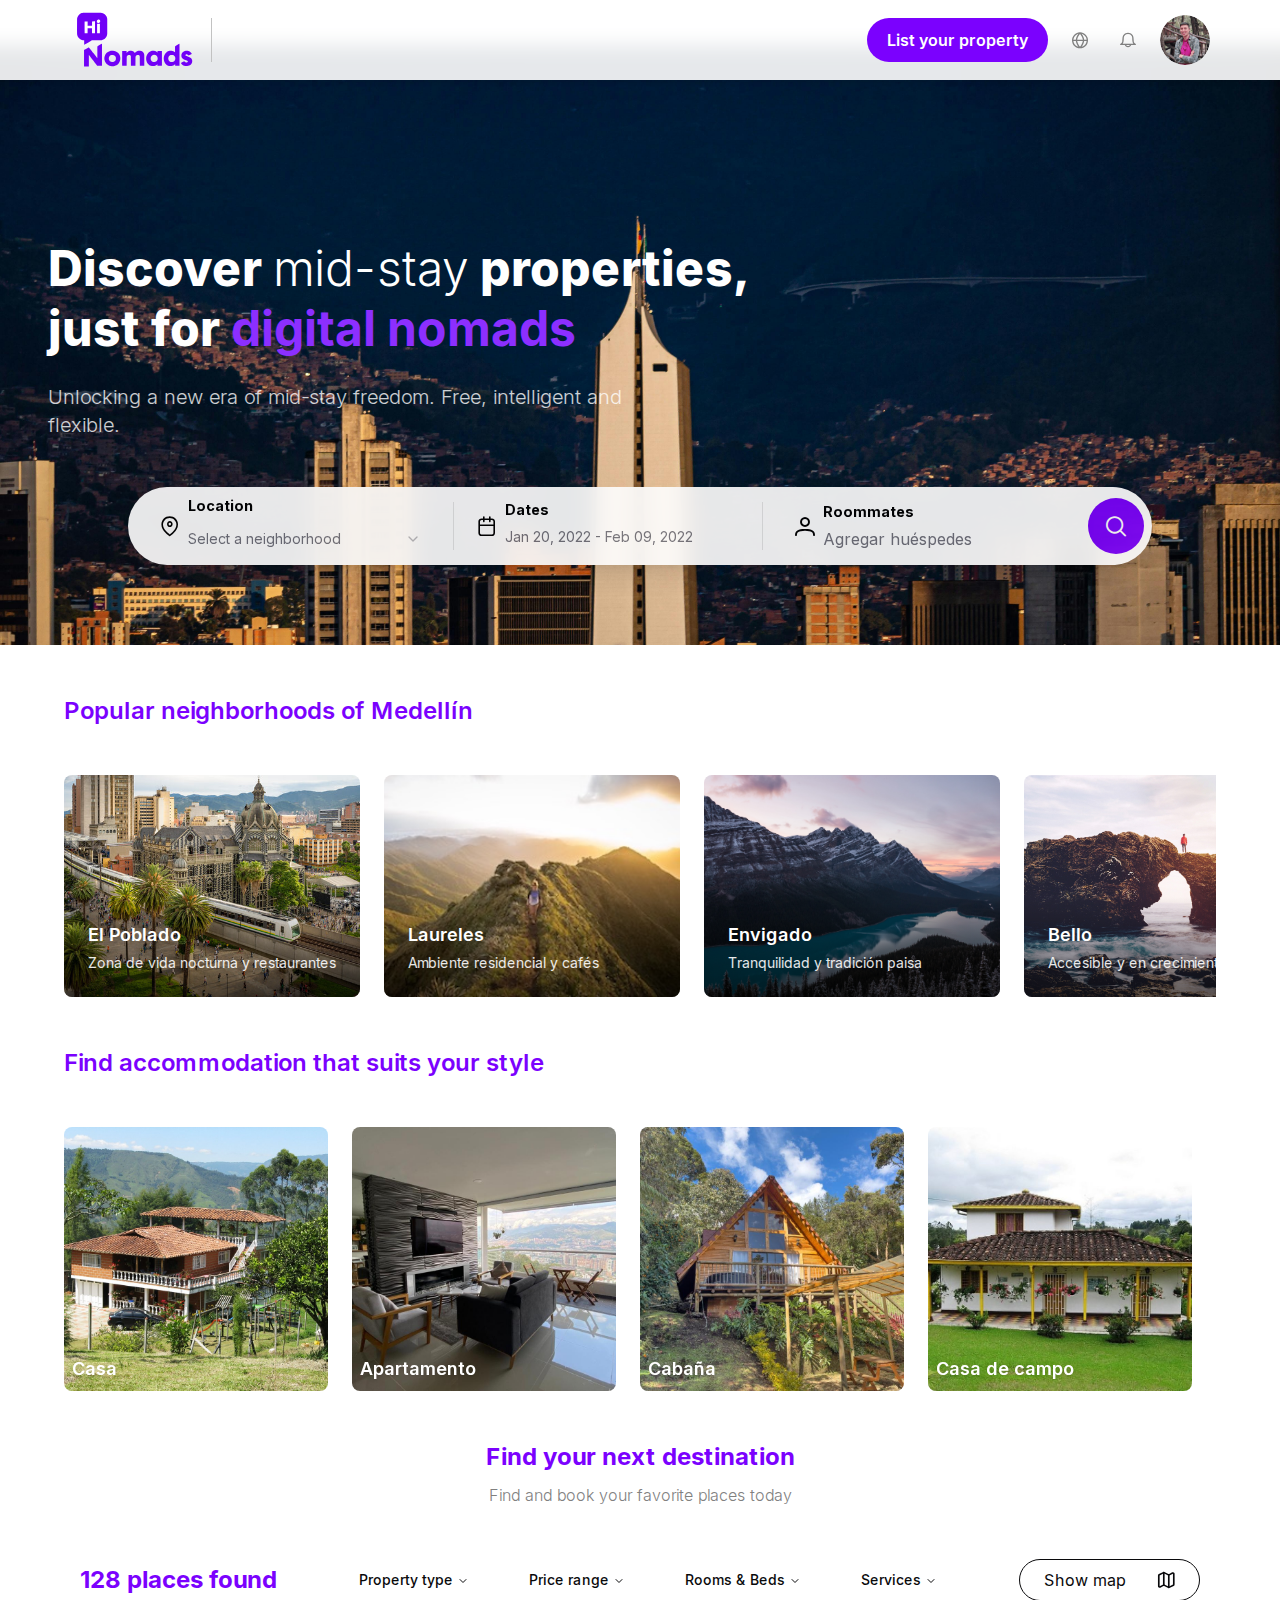
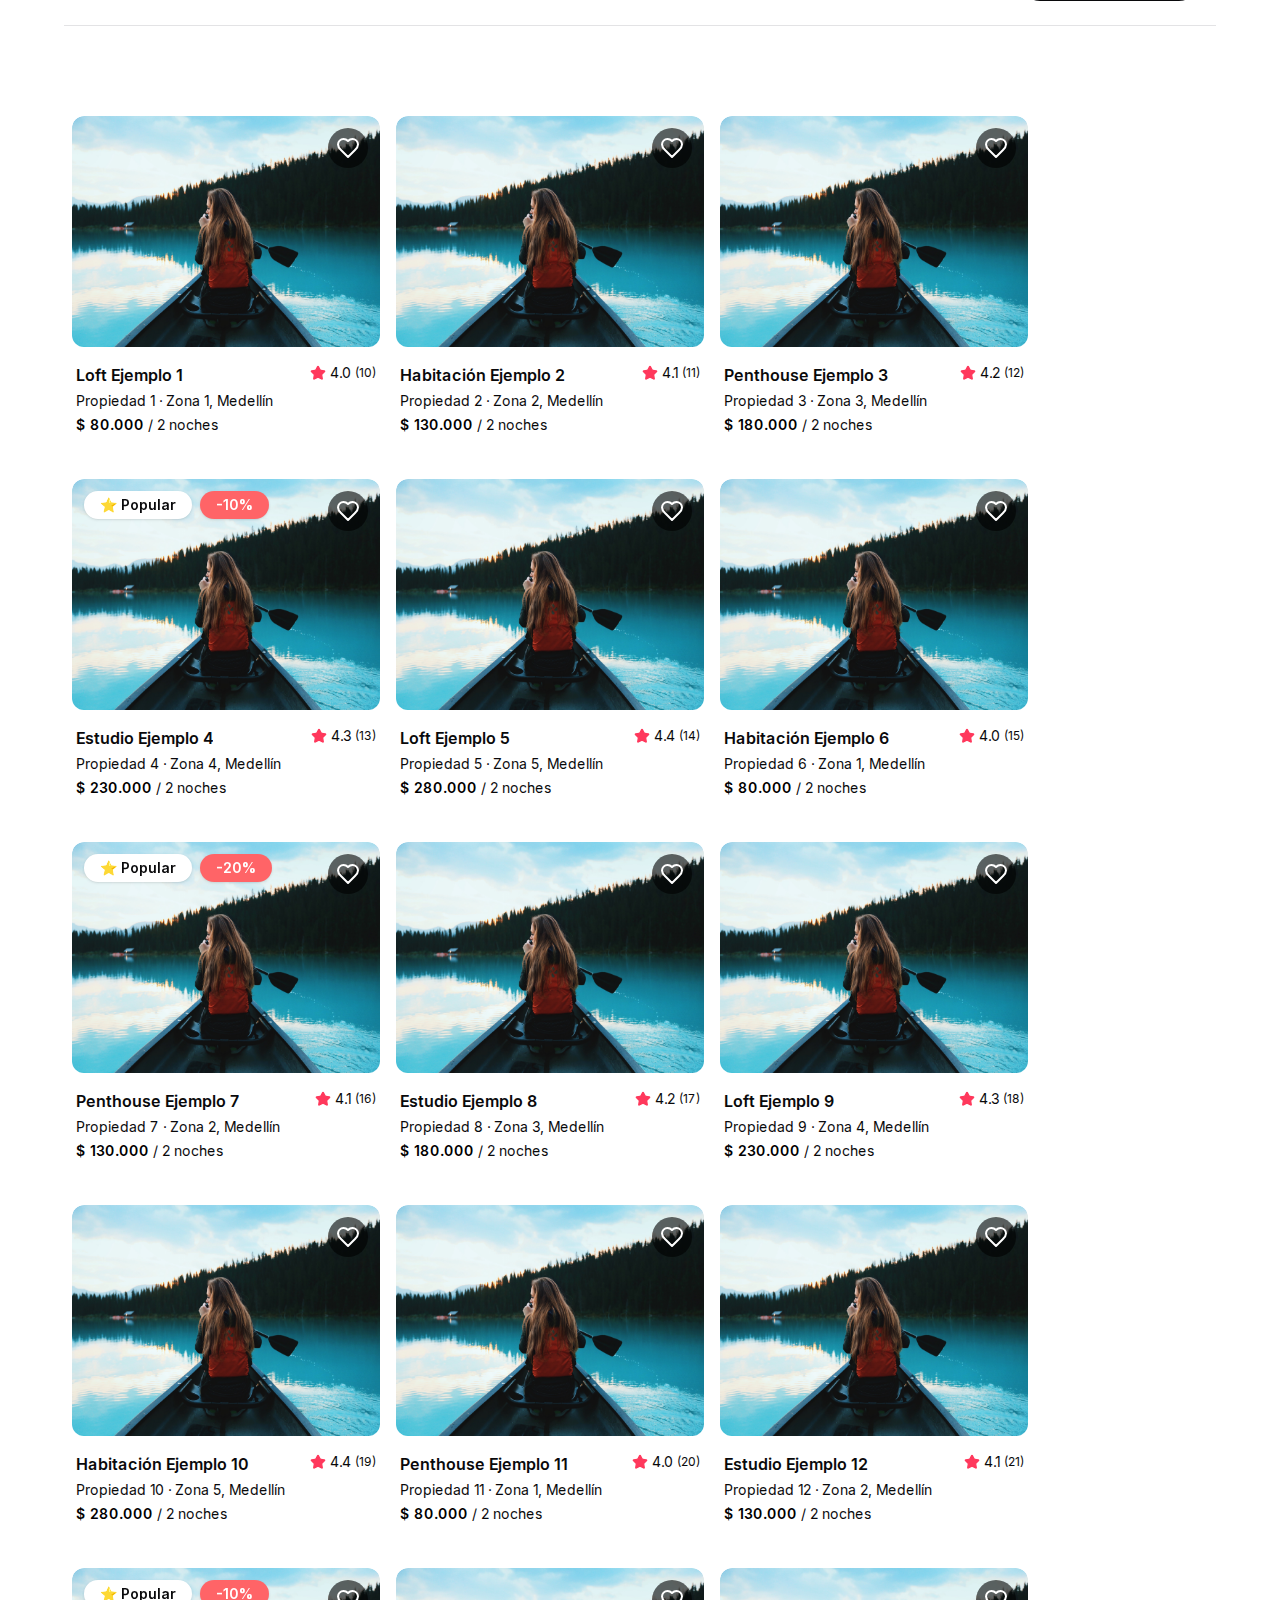
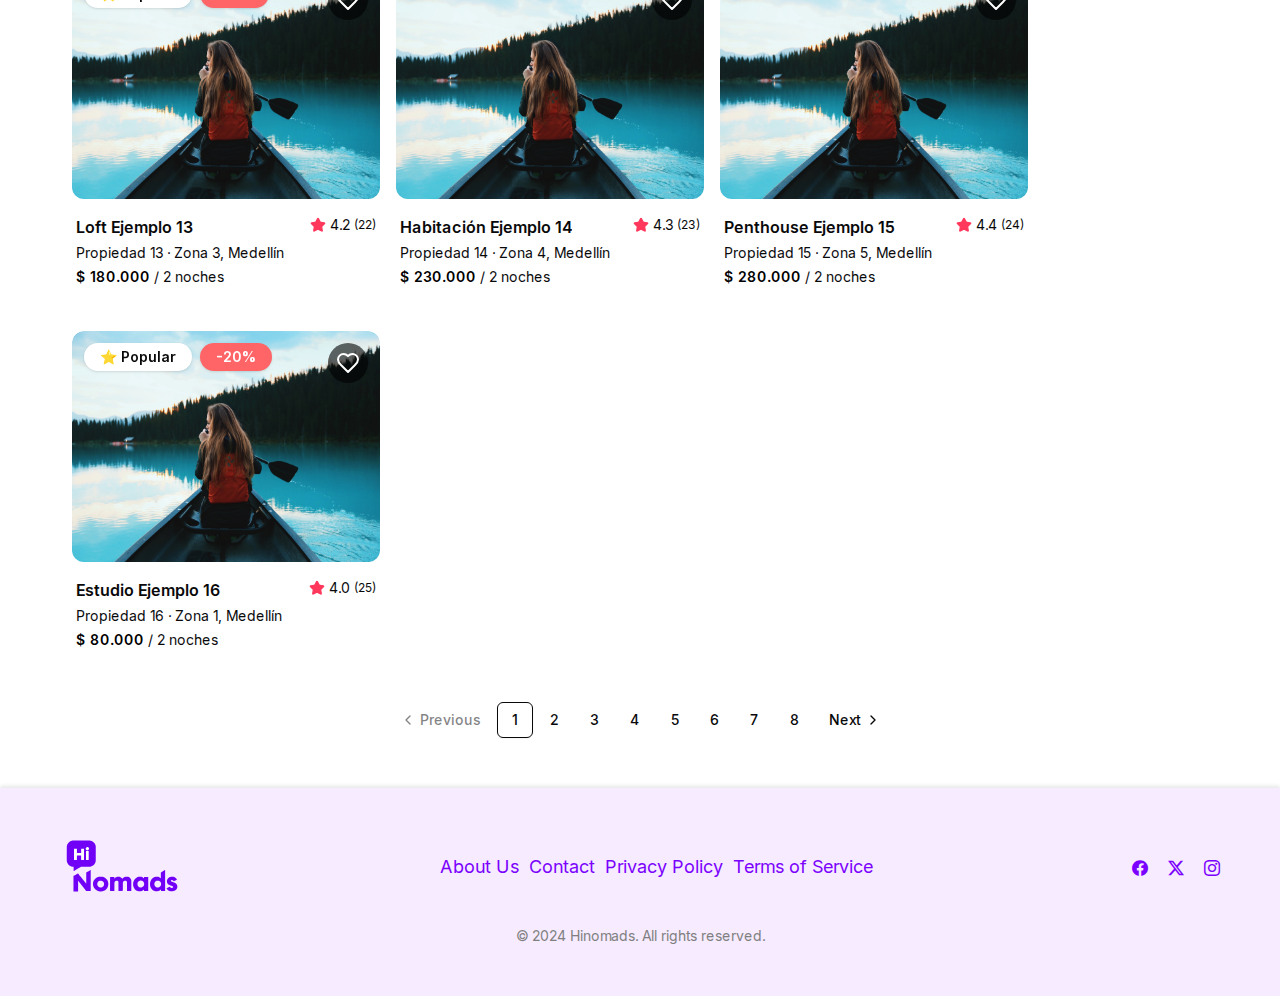
<file: index.html>
<!DOCTYPE html><html lang="en" class="light" style="color-scheme:light"><head><meta charSet="UTF-8"/><meta charSet="utf-8"/><meta name="viewport" content="width=device-width, initial-scale=1"/><meta name="viewport" content="width=device-width, initial-scale=1"/><link rel="preload" href="/_next/static/media/bb3ef058b751a6ad-s.p.woff2" as="font" crossorigin="" type="font/woff2"/><link rel="preload" href="/_next/static/media/e4af272ccee01ff0-s.p.woff2" as="font" crossorigin="" type="font/woff2"/><link rel="stylesheet" href="/_next/static/css/d7381335018527dd.css" data-precedence="next"/><link rel="stylesheet" href="/_next/static/css/f5e86f34cb119e18.css" data-precedence="next"/><link rel="stylesheet" href="/_next/static/css/b82eb2ba18e8d254.css" data-precedence="next"/><link rel="stylesheet" href="/_next/static/css/ad2f0d277e052860.css" data-precedence="next"/><link rel="stylesheet" href="/_next/static/css/191e22171db759ce.css" data-precedence="next"/><link rel="preload" as="script" fetchPriority="low" href="/_next/static/chunks/webpack-2ad98d94e2eae275.js"/><script src="/_next/static/chunks/4bd1b696-e965f41bb10bd643.js" async=""></script><script src="/_next/static/chunks/684-854cd9ab1b96a212.js" async=""></script><script src="/_next/static/chunks/main-app-024b444217d19f0e.js" async=""></script><script src="/_next/static/chunks/576-e2ae966a7c7600cd.js" async=""></script><script src="/_next/static/chunks/app/layout-fb1365d317b055d8.js" async=""></script><script src="/_next/static/chunks/819-675531cb59dcdbc5.js" async=""></script><script src="/_next/static/chunks/app/page-ad6cd003faadd489.js" async=""></script><meta name="next-size-adjust" content=""/><title>HiNomads | Unlocking a new era of mid-stay freedom. Free, intelligent and flexible.</title><link rel="icon" type="image/x-icon" href="/images/ic_hi.png"/><base href="/"/><script>document.querySelectorAll('body link[rel="icon"], body link[rel="apple-touch-icon"]').forEach(el => document.head.appendChild(el))</script><script src="/_next/static/chunks/polyfills-42372ed130431b0a.js" noModule=""></script></head><body class="min-h-screen bg-background font-sans antialiased __variable_e8ce0c"><header class="Header_header__gtmFw"><nav class="Header_nav__oxqCq"><div class="Header_nav__logoSection__G2r5_"><a class="Header_nav__logoLink__5qY5e" href="/"><img alt="Hinomads Logo" loading="lazy" width="334" height="160" decoding="async" data-nimg="1" class="Header_nav__logoImg__Uc51k" style="color:transparent" src="/svg/ic_hinomads.svg"/></a><div class="Header_nav__separator__hldC_"></div></div><div class="Header_nav__menu__ddMh5"><button class="p-ripple Header_nav__button__9rJoJ Header_nav__button--signup__vjFap">List your property<span role="presentation" aria-hidden="true" class="p-ink" data-pc-name="ripple" data-pc-section="root"></span></button><button aria-label="Language" class="p-ripple Header_nav__button__9rJoJ Header_nav__button--icon__iQ2_c"><i class="pi pi-globe"></i><span role="presentation" aria-hidden="true" class="p-ink" data-pc-name="ripple" data-pc-section="root"></span></button><button aria-label="Notifications" class="p-ripple Header_nav__button__9rJoJ Header_nav__button--icon__iQ2_c"><i class="pi pi-bell"></i><span role="presentation" aria-hidden="true" class="p-ink" data-pc-name="ripple" data-pc-section="root"></span></button><button aria-label="User profile" class="p-ripple Header_nav__button__9rJoJ Header_nav__button--icon__iQ2_c Header_nav__button--profile__ETD20"><span data-slot="avatar" class="relative flex size-8 shrink-0 overflow-hidden rounded-full Header_avatar__agYeg"><span data-slot="avatar-fallback" class="bg-muted flex size-full items-center justify-center rounded-full">CN</span></span><span role="presentation" aria-hidden="true" class="p-ink" data-pc-name="ripple" data-pc-section="root"></span></button></div></nav></header><main><div><header><div class="relative isolate w-screen left-1/2 -translate-x-1/2 overflow-hidden mt-[45px]"><div class="relative bg-[url(&#x27;/images/medellin12.jpg&#x27;)] bg-cover bg-no-repeat bg-[center_50%] h-[600px] flex items-end pb-20"><div class="max-w-7xl mx-auto px-4 sm:px-6 lg:px-20 xl:px-[77px] text-left text-white w-full"><h1 class="text-4xl md:text-6xl font-extrabold leading-tight">Discover <span class="font-light">mid-stay</span> properties,<br/>just for<!-- --> <span class="text-heliotrope font-bold">digital nomads</span></h1><p class="mt-4 text-lg md:text-xl font-light text-white/80 max-w-xl">Unlocking a new era of mid-stay freedom.<!-- --> <span class="text-purple-300">Free, intelligent and flexible.</span></p><div class="mt-6 flex justify-center"><div class="bg-white opacity-90 backdrop-blur-md shadow-xl rounded-full flex items-stretch min-h-[4rem] w-full max-w-5xl"><div class="flex flex-1 w-full items-stretch gap-2 px-2"><div class="
              relative
              flex-1 min-w-0
              flex items-center
              px-4 py-2 box-border
              rounded-full
              transition-all duration-200 ease-in-out
              cursor-pointer
              text-black
              hover:bg-amethyst/10 hover:text-amethyst hover:shadow-sm-custom
              
            "><i class="mr-2 text-xl pi pi-map-marker"></i><div class="flex-1 min-w-0 flex flex-col gap-1"><label class="font-bold text-[0.9rem]">Location</label><button type="button" role="combobox" aria-controls="radix-«R2it7lb»" aria-expanded="false" aria-autocomplete="none" dir="ltr" data-state="closed" data-placeholder="" data-slot="select-trigger" data-size="default" class="!border-0 data-[placeholder]:text-muted-foreground [&amp;_svg:not([class*=&#x27;text-&#x27;])]:text-muted-foreground focus-visible:border-ring focus-visible:ring-ring/50 aria-invalid:ring-destructive/20 dark:aria-invalid:ring-destructive/40 aria-invalid:border-destructive dark:bg-input/30 dark:hover:bg-input/50 flex items-center justify-between gap-2 rounded-md border bg-transparent px-3 py-2 text-sm whitespace-nowrap shadow-xs transition-all outline-none focus-visible:ring-[3px] disabled:cursor-not-allowed disabled:opacity-50 data-[size=default]:h-9 data-[size=sm]:h-8 *:data-[slot=select-value]:line-clamp-1 *:data-[slot=select-value]:flex *:data-[slot=select-value]:items-center *:data-[slot=select-value]:gap-2 [&amp;_svg]:pointer-events-none [&amp;_svg]:shrink-0 [&amp;_svg:not([class*=&#x27;size-&#x27;])]:size-4 w-full !bg-transparent !border-none !shadow-none !px-0 !py-0"><span data-slot="select-value" style="pointer-events:none">Select a neighborhood</span><svg xmlns="http://www.w3.org/2000/svg" width="24" height="24" viewBox="0 0 24 24" fill="none" stroke="currentColor" stroke-width="2" stroke-linecap="round" stroke-linejoin="round" class="lucide lucide-chevron-down size-4 opacity-50" aria-hidden="true"><path d="m6 9 6 6 6-6"></path></svg></button><select aria-hidden="true" tabindex="-1" style="position:absolute;border:0;width:1px;height:1px;padding:0;margin:-1px;overflow:hidden;clip:rect(0, 0, 0, 0);white-space:nowrap;word-wrap:normal"><option value=""></option></select></div></div><div class="
              relative
              flex-1 min-w-0
              flex items-center
              px-4 py-2 box-border
              rounded-full
              transition-all duration-200 ease-in-out
              cursor-pointer
              text-black
              hover:bg-amethyst/10 hover:text-amethyst hover:shadow-sm-custom
              
                    before:content-[&#x27;&#x27;] before:absolute before:left-0 before:top-1/2 before:-translate-y-1/2
                    before:h-12 before:w-px before:bg-black/10 before:transition-opacity before:duration-200
                    before:opacity-100
                    hover:before:opacity-0
                    after:content-[&#x27;&#x27;] after:absolute after:right-0 after:top-1/2 after:-translate-y-1/2
                    after:h-12 after:w-px after:bg-black/10 after:transition-opacity after:duration-200
                    after:opacity-100
                    hover:after:opacity-0
                  
            "><i class="mr-2 text-xl pi pi-calendar"></i><div class="flex-1 min-w-0 flex flex-col gap-1"><label class="font-bold text-[0.9rem]">Dates</label><div class="grid gap-2 w-full !bg-transparent !border-none !shadow-none !px-0 !py-0"><button data-slot="popover-trigger" class="inline-flex items-center gap-2 whitespace-nowrap rounded-md text-sm transition-all disabled:pointer-events-none disabled:opacity-50 [&amp;_svg]:pointer-events-none [&amp;_svg:not([class*=&#x27;size-&#x27;])]:size-4 shrink-0 [&amp;_svg]:shrink-0 outline-none focus-visible:border-ring focus-visible:ring-ring/50 focus-visible:ring-[3px] aria-invalid:ring-destructive/20 dark:aria-invalid:ring-destructive/40 aria-invalid:border-destructive hover:bg-accent hover:text-accent-foreground dark:bg-input/30 dark:border-input dark:hover:bg-input/50 h-9 px-4 py-2 has-[&gt;svg]:px-3 w-[300px] justify-start font-normal bg-transparent !pl-2 !pb-1 shadow-none border-0 text-muted-foreground" id="date" type="button" aria-haspopup="dialog" aria-expanded="false" aria-controls="radix-«R3kt7lb»" data-state="closed">Jan 20, 2022<!-- --> -<!-- --> <!-- -->Feb 09, 2022</button></div></div></div><div class="
              relative
              flex-1 min-w-0
              flex items-center
              px-4 py-2 box-border
              rounded-full
              transition-all duration-200 ease-in-out
              cursor-pointer
              text-black
              hover:bg-amethyst/10 hover:text-amethyst hover:shadow-sm-custom
              
            "><i class="mr-2 text-xl pi pi-user"></i><div class="flex-1 min-w-0 flex flex-col gap-1"><label class="font-bold text-[0.9rem]">Roommates</label><button class="w-[300px] flex justify-between items-center rounded-md text-muted-foreground" type="button" aria-haspopup="dialog" aria-expanded="false" aria-controls="radix-«R4mt7lb»" data-state="closed" data-slot="popover-trigger">Agregar huéspedes</button></div></div><button class=" flex-none  bg-electric-violet rounded-full w-14 h-14 flex items-center justify-center text-white transition-colors duration-200 hover:bg-electric-violet/90 self-center "><i class="pi pi-search text-xl font-light"></i><span role="presentation" aria-hidden="true" class="p-ink" data-pc-name="ripple" data-pc-section="root"></span></button></div></div></div></div></div></div><div><header class="relative overflow-hidden"><section class="my-[50px]"><section class="space-y-10"><h2 class="text-2xl font-semibold text-electric-violet">Popular neighborhoods of Medellín</h2><div class="group w-full overflow-hidden relative overflow-y-visible" role="region" aria-roledescription="carousel" data-slot="carousel"><div class="overflow-hidden" data-slot="carousel-content"><div class="-ml-4 flex pt-2"><div role="group" aria-roledescription="slide" data-slot="carousel-item" class="min-w-0 pl-4 flex-none w-64 md:w-72 lg:w-80"><div data-slot="card" class="group bg-white cursor-pointer overflow-hidden shadow-none rounded-lg transition-all duration-300 hover:shadow-lg hover:-translate-y-1"><div data-slot="card-content" class="relative aspect-[4/3] p-0 overflow-visible"><img alt="El Poblado" loading="lazy" decoding="async" data-nimg="fill" class="object-cover" style="position:absolute;height:100%;width:100%;left:0;top:0;right:0;bottom:0;color:transparent" src="/images/medellin1.jpg"/><div class="absolute bottom-0 left-0 right-0 p-4 bg-gradient-to-t from-black/60 to-transparent"><h3 class="text-white text-lg font-semibold">El Poblado</h3><p class="text-white/90 text-sm mt-1">Zona de vida nocturna y restaurantes</p></div></div></div></div><div role="group" aria-roledescription="slide" data-slot="carousel-item" class="min-w-0 pl-4 flex-none w-64 md:w-72 lg:w-80"><div data-slot="card" class="group bg-white cursor-pointer overflow-hidden shadow-none rounded-lg transition-all duration-300 hover:shadow-lg hover:-translate-y-1"><div data-slot="card-content" class="relative aspect-[4/3] p-0 overflow-visible"><img alt="Laureles" loading="lazy" decoding="async" data-nimg="fill" class="object-cover" style="position:absolute;height:100%;width:100%;left:0;top:0;right:0;bottom:0;color:transparent" src="/images/nat-3.jpg"/><div class="absolute bottom-0 left-0 right-0 p-4 bg-gradient-to-t from-black/60 to-transparent"><h3 class="text-white text-lg font-semibold">Laureles</h3><p class="text-white/90 text-sm mt-1">Ambiente residencial y cafés</p></div></div></div></div><div role="group" aria-roledescription="slide" data-slot="carousel-item" class="min-w-0 pl-4 flex-none w-64 md:w-72 lg:w-80"><div data-slot="card" class="group bg-white cursor-pointer overflow-hidden shadow-none rounded-lg transition-all duration-300 hover:shadow-lg hover:-translate-y-1"><div data-slot="card-content" class="relative aspect-[4/3] p-0 overflow-visible"><img alt="Envigado" loading="lazy" decoding="async" data-nimg="fill" class="object-cover" style="position:absolute;height:100%;width:100%;left:0;top:0;right:0;bottom:0;color:transparent" src="/images/nat-4.jpg"/><div class="absolute bottom-0 left-0 right-0 p-4 bg-gradient-to-t from-black/60 to-transparent"><h3 class="text-white text-lg font-semibold">Envigado</h3><p class="text-white/90 text-sm mt-1">Tranquilidad y tradición paisa</p></div></div></div></div><div role="group" aria-roledescription="slide" data-slot="carousel-item" class="min-w-0 pl-4 flex-none w-64 md:w-72 lg:w-80"><div data-slot="card" class="group bg-white cursor-pointer overflow-hidden shadow-none rounded-lg transition-all duration-300 hover:shadow-lg hover:-translate-y-1"><div data-slot="card-content" class="relative aspect-[4/3] p-0 overflow-visible"><img alt="Bello" loading="lazy" decoding="async" data-nimg="fill" class="object-cover" style="position:absolute;height:100%;width:100%;left:0;top:0;right:0;bottom:0;color:transparent" src="/images/nat-5.jpg"/><div class="absolute bottom-0 left-0 right-0 p-4 bg-gradient-to-t from-black/60 to-transparent"><h3 class="text-white text-lg font-semibold">Bello</h3><p class="text-white/90 text-sm mt-1">Accesible y en crecimiento</p></div></div></div></div><div role="group" aria-roledescription="slide" data-slot="carousel-item" class="min-w-0 pl-4 flex-none w-64 md:w-72 lg:w-80"><div data-slot="card" class="group bg-white cursor-pointer overflow-hidden shadow-none rounded-lg transition-all duration-300 hover:shadow-lg hover:-translate-y-1"><div data-slot="card-content" class="relative aspect-[4/3] p-0 overflow-visible"><img alt="Sabaneta" loading="lazy" decoding="async" data-nimg="fill" class="object-cover" style="position:absolute;height:100%;width:100%;left:0;top:0;right:0;bottom:0;color:transparent" src="/images/nat-6.jpg"/><div class="absolute bottom-0 left-0 right-0 p-4 bg-gradient-to-t from-black/60 to-transparent"><h3 class="text-white text-lg font-semibold">Sabaneta</h3><p class="text-white/90 text-sm mt-1">Centro histórico y modernidad</p></div></div></div></div><div role="group" aria-roledescription="slide" data-slot="carousel-item" class="min-w-0 pl-4 flex-none w-64 md:w-72 lg:w-80"><div data-slot="card" class="group bg-white cursor-pointer overflow-hidden shadow-none rounded-lg transition-all duration-300 hover:shadow-lg hover:-translate-y-1"><div data-slot="card-content" class="relative aspect-[4/3] p-0 overflow-visible"><img alt="Itagüí" loading="lazy" decoding="async" data-nimg="fill" class="object-cover" style="position:absolute;height:100%;width:100%;left:0;top:0;right:0;bottom:0;color:transparent" src="/images/nat-2.jpg"/><div class="absolute bottom-0 left-0 right-0 p-4 bg-gradient-to-t from-black/60 to-transparent"><h3 class="text-white text-lg font-semibold">Itagüí</h3><p class="text-white/90 text-sm mt-1">Comercio y zonas industriales</p></div></div></div></div><div role="group" aria-roledescription="slide" data-slot="carousel-item" class="min-w-0 pl-4 flex-none w-64 md:w-72 lg:w-80"><div data-slot="card" class="group bg-white cursor-pointer overflow-hidden shadow-none rounded-lg transition-all duration-300 hover:shadow-lg hover:-translate-y-1"><div data-slot="card-content" class="relative aspect-[4/3] p-0 overflow-visible"><img alt="Centro" loading="lazy" decoding="async" data-nimg="fill" class="object-cover" style="position:absolute;height:100%;width:100%;left:0;top:0;right:0;bottom:0;color:transparent" src="/images/nat-7.jpg"/><div class="absolute bottom-0 left-0 right-0 p-4 bg-gradient-to-t from-black/60 to-transparent"><h3 class="text-white text-lg font-semibold">Centro</h3><p class="text-white/90 text-sm mt-1">Corazón cultural y financiero</p></div></div></div></div><div role="group" aria-roledescription="slide" data-slot="carousel-item" class="min-w-0 pl-4 flex-none w-64 md:w-72 lg:w-80"><div data-slot="card" class="group bg-white cursor-pointer overflow-hidden shadow-none rounded-lg transition-all duration-300 hover:shadow-lg hover:-translate-y-1"><div data-slot="card-content" class="relative aspect-[4/3] p-0 overflow-visible"><img alt="Guayabal" loading="lazy" decoding="async" data-nimg="fill" class="object-cover" style="position:absolute;height:100%;width:100%;left:0;top:0;right:0;bottom:0;color:transparent" src="/images/hero.jpg"/><div class="absolute bottom-0 left-0 right-0 p-4 bg-gradient-to-t from-black/60 to-transparent"><h3 class="text-white text-lg font-semibold">Guayabal</h3><p class="text-white/90 text-sm mt-1">Barrios tradicionales y parques</p></div></div></div></div><div role="group" aria-roledescription="slide" data-slot="carousel-item" class="min-w-0 pl-4 flex-none w-64 md:w-72 lg:w-80"><div data-slot="card" class="group bg-white cursor-pointer overflow-hidden shadow-none rounded-lg transition-all duration-300 hover:shadow-lg hover:-translate-y-1"><div data-slot="card-content" class="relative aspect-[4/3] p-0 overflow-visible"><img alt="Estadio" loading="lazy" decoding="async" data-nimg="fill" class="object-cover" style="position:absolute;height:100%;width:100%;left:0;top:0;right:0;bottom:0;color:transparent" src="/images/nat-8.jpg"/><div class="absolute bottom-0 left-0 right-0 p-4 bg-gradient-to-t from-black/60 to-transparent"><h3 class="text-white text-lg font-semibold">Estadio</h3><p class="text-white/90 text-sm mt-1">Cercano al Estadio Atanasio Girardot</p></div></div></div></div><div role="group" aria-roledescription="slide" data-slot="carousel-item" class="min-w-0 pl-4 flex-none w-64 md:w-72 lg:w-80"><div data-slot="card" class="group bg-white cursor-pointer overflow-hidden shadow-none rounded-lg transition-all duration-300 hover:shadow-lg hover:-translate-y-1"><div data-slot="card-content" class="relative aspect-[4/3] p-0 overflow-visible"><img alt="Aguacatala" loading="lazy" decoding="async" data-nimg="fill" class="object-cover" style="position:absolute;height:100%;width:100%;left:0;top:0;right:0;bottom:0;color:transparent" src="/images/nat-1.jpg"/><div class="absolute bottom-0 left-0 right-0 p-4 bg-gradient-to-t from-black/60 to-transparent"><h3 class="text-white text-lg font-semibold">Aguacatala</h3><p class="text-white/90 text-sm mt-1">Zonas residenciales y áreas verdes</p></div></div></div></div></div></div><button data-slot="carousel-previous" class="inline-flex items-center justify-center gap-2 whitespace-nowrap text-sm font-medium transition-all disabled:pointer-events-none disabled:opacity-50 [&amp;_svg]:pointer-events-none [&amp;_svg:not([class*=&#x27;size-&#x27;])]:size-4 shrink-0 [&amp;_svg]:shrink-0 outline-none focus-visible:border-ring focus-visible:ring-ring/50 focus-visible:ring-[3px] aria-invalid:ring-destructive/20 dark:aria-invalid:ring-destructive/40 aria-invalid:border-destructive border hover:bg-accent hover:text-accent-foreground dark:bg-input/30 dark:border-input dark:hover:bg-input/50 size-8 absolute left-2 top-1/2 -translate-y-1/2 p-2 bg-white rounded-full shadow-md invisible group-hover:visible" disabled=""><svg xmlns="http://www.w3.org/2000/svg" width="24" height="24" viewBox="0 0 24 24" fill="none" stroke="currentColor" stroke-width="2" stroke-linecap="round" stroke-linejoin="round" class="lucide lucide-arrow-left" aria-hidden="true"><path d="m12 19-7-7 7-7"></path><path d="M19 12H5"></path></svg><span class="sr-only">Previous slide</span></button><button data-slot="carousel-next" class="inline-flex items-center justify-center gap-2 whitespace-nowrap text-sm font-medium transition-all disabled:pointer-events-none disabled:opacity-50 [&amp;_svg]:pointer-events-none [&amp;_svg:not([class*=&#x27;size-&#x27;])]:size-4 shrink-0 [&amp;_svg]:shrink-0 outline-none focus-visible:border-ring focus-visible:ring-ring/50 focus-visible:ring-[3px] aria-invalid:ring-destructive/20 dark:aria-invalid:ring-destructive/40 aria-invalid:border-destructive border hover:bg-accent hover:text-accent-foreground dark:bg-input/30 dark:border-input dark:hover:bg-input/50 size-8 absolute right-2 top-1/2 -translate-y-1/2 p-2 bg-white rounded-full shadow-md invisible group-hover:visible" disabled=""><svg xmlns="http://www.w3.org/2000/svg" width="24" height="24" viewBox="0 0 24 24" fill="none" stroke="currentColor" stroke-width="2" stroke-linecap="round" stroke-linejoin="round" class="lucide lucide-arrow-right" aria-hidden="true"><path d="M5 12h14"></path><path d="m12 5 7 7-7 7"></path></svg><span class="sr-only">Next slide</span></button></div></section></section><section class="my-[50px]"><section class="space-y-10"><h2 class="text-2xl font-semibold text-electric-violet">Find accommodation that suits your style</h2><div class="w-full overflow-hidden relative group" role="region" aria-roledescription="carousel" data-slot="carousel"><div class="overflow-hidden" data-slot="carousel-content"><div class="-ml-4 flex gap-0 pt-2"><div role="group" aria-roledescription="slide" data-slot="carousel-item" class="min-w-0 pl-4 flex-none w-56 md:w-64 lg:w-72"><div data-slot="card" class="group bg-white transition-all duration-300 hover:shadow-lg hover:-translate-y-1 cursor-pointer overflow-hidden shadow-none rounded-lg"><div data-slot="card-content" class="overflow-hidden relative aspect-square p-0"><img alt="Casa" loading="lazy" decoding="async" data-nimg="fill" class="object-cover" style="position:absolute;height:100%;width:100%;left:0;top:0;right:0;bottom:0;color:transparent" src="/images/casa.jpg"/><span class="absolute bottom-2 left-2 text-white text-lg font-semibold drop-shadow">Casa</span></div></div></div><div role="group" aria-roledescription="slide" data-slot="carousel-item" class="min-w-0 pl-4 flex-none w-56 md:w-64 lg:w-72"><div data-slot="card" class="group bg-white transition-all duration-300 hover:shadow-lg hover:-translate-y-1 cursor-pointer overflow-hidden shadow-none rounded-lg"><div data-slot="card-content" class="overflow-hidden relative aspect-square p-0"><img alt="Apartamento" loading="lazy" decoding="async" data-nimg="fill" class="object-cover" style="position:absolute;height:100%;width:100%;left:0;top:0;right:0;bottom:0;color:transparent" src="/images/apartamento.jpg"/><span class="absolute bottom-2 left-2 text-white text-lg font-semibold drop-shadow">Apartamento</span></div></div></div><div role="group" aria-roledescription="slide" data-slot="carousel-item" class="min-w-0 pl-4 flex-none w-56 md:w-64 lg:w-72"><div data-slot="card" class="group bg-white transition-all duration-300 hover:shadow-lg hover:-translate-y-1 cursor-pointer overflow-hidden shadow-none rounded-lg"><div data-slot="card-content" class="overflow-hidden relative aspect-square p-0"><img alt="Cabaña" loading="lazy" decoding="async" data-nimg="fill" class="object-cover" style="position:absolute;height:100%;width:100%;left:0;top:0;right:0;bottom:0;color:transparent" src="/images/cabana.jpg"/><span class="absolute bottom-2 left-2 text-white text-lg font-semibold drop-shadow">Cabaña</span></div></div></div><div role="group" aria-roledescription="slide" data-slot="carousel-item" class="min-w-0 pl-4 flex-none w-56 md:w-64 lg:w-72"><div data-slot="card" class="group bg-white transition-all duration-300 hover:shadow-lg hover:-translate-y-1 cursor-pointer overflow-hidden shadow-none rounded-lg"><div data-slot="card-content" class="overflow-hidden relative aspect-square p-0"><img alt="Casa de campo" loading="lazy" decoding="async" data-nimg="fill" class="object-cover" style="position:absolute;height:100%;width:100%;left:0;top:0;right:0;bottom:0;color:transparent" src="/images/casa-campo.jpg"/><span class="absolute bottom-2 left-2 text-white text-lg font-semibold drop-shadow">Casa de campo</span></div></div></div><div role="group" aria-roledescription="slide" data-slot="carousel-item" class="min-w-0 pl-4 flex-none w-56 md:w-64 lg:w-72"><div data-slot="card" class="group bg-white transition-all duration-300 hover:shadow-lg hover:-translate-y-1 cursor-pointer overflow-hidden shadow-none rounded-lg"><div data-slot="card-content" class="overflow-hidden relative aspect-square p-0"><img alt="Villa" loading="lazy" decoding="async" data-nimg="fill" class="object-cover" style="position:absolute;height:100%;width:100%;left:0;top:0;right:0;bottom:0;color:transparent" src="/images/medellin9.jpg"/><span class="absolute bottom-2 left-2 text-white text-lg font-semibold drop-shadow">Villa</span></div></div></div></div></div><button data-slot="carousel-previous" class="inline-flex items-center justify-center gap-2 whitespace-nowrap text-sm font-medium transition-all disabled:pointer-events-none disabled:opacity-50 [&amp;_svg]:pointer-events-none [&amp;_svg:not([class*=&#x27;size-&#x27;])]:size-4 shrink-0 [&amp;_svg]:shrink-0 outline-none focus-visible:border-ring focus-visible:ring-ring/50 focus-visible:ring-[3px] aria-invalid:ring-destructive/20 dark:aria-invalid:ring-destructive/40 aria-invalid:border-destructive border hover:bg-accent hover:text-accent-foreground dark:bg-input/30 dark:border-input dark:hover:bg-input/50 size-8 absolute left-2 top-1/2 -translate-y-1/2 p-2 bg-white rounded-full shadow-md invisible group-hover:visible" disabled=""><svg xmlns="http://www.w3.org/2000/svg" width="24" height="24" viewBox="0 0 24 24" fill="none" stroke="currentColor" stroke-width="2" stroke-linecap="round" stroke-linejoin="round" class="lucide lucide-arrow-left" aria-hidden="true"><path d="m12 19-7-7 7-7"></path><path d="M19 12H5"></path></svg><span class="sr-only">Previous slide</span></button><button data-slot="carousel-next" class="inline-flex items-center justify-center gap-2 whitespace-nowrap text-sm font-medium transition-all disabled:pointer-events-none disabled:opacity-50 [&amp;_svg]:pointer-events-none [&amp;_svg:not([class*=&#x27;size-&#x27;])]:size-4 shrink-0 [&amp;_svg]:shrink-0 outline-none focus-visible:border-ring focus-visible:ring-ring/50 focus-visible:ring-[3px] aria-invalid:ring-destructive/20 dark:aria-invalid:ring-destructive/40 aria-invalid:border-destructive border hover:bg-accent hover:text-accent-foreground dark:bg-input/30 dark:border-input dark:hover:bg-input/50 size-8 absolute right-2 top-1/2 -translate-y-1/2 p-2 bg-white rounded-full shadow-md invisible group-hover:visible" disabled=""><svg xmlns="http://www.w3.org/2000/svg" width="24" height="24" viewBox="0 0 24 24" fill="none" stroke="currentColor" stroke-width="2" stroke-linecap="round" stroke-linejoin="round" class="lucide lucide-arrow-right" aria-hidden="true"><path d="M5 12h14"></path><path d="m12 5 7 7-7 7"></path></svg><span class="sr-only">Next slide</span></button></div></section></section><section class="my-[50px]"><div class="text-center mb-[60px]"><h2 class="text-electric-violet text-2xl font-bold mb-2.5">Find your next destination</h2><p class="text-dim-gray  font-light">Find and book your favorite places today</p></div><div class="grid grid-cols-4 gap-6 "><div class="space-y-6"><div class="px-4 flex flex-row justify-between items-center flex-wrap gap-y-4"><div class="flex-shrink-0"><h2 class="text-2xl text-electric-violet font-bold">128<!-- --> <!-- -->places found</h2></div><div class="flex-grow flex justify-center min-w-[400px]"><nav aria-label="Main" data-orientation="horizontal" dir="ltr" data-slot="navigation-menu" data-viewport="false" class="group/navigation-menu flex max-w-max flex-1 items-center justify-center relative z-50"><div style="position:relative"><ul data-orientation="horizontal" data-slot="navigation-menu-list" class="group flex-1 list-none items-center justify-center gap-1 flex space-x-2 px-4" dir="ltr"><li data-slot="navigation-menu-item" class="relative"><button id="radix-«R13e7lb»-trigger-radix-«R2n3e7lb»" data-state="closed" aria-expanded="false" aria-controls="radix-«R13e7lb»-content-radix-«R2n3e7lb»" data-slot="navigation-menu-trigger" class="group inline-flex h-9 w-max items-center justify-center rounded-md bg-background px-4 py-2 text-sm font-medium hover:bg-accent hover:text-accent-foreground focus:bg-accent focus:text-accent-foreground disabled:pointer-events-none disabled:opacity-50 data-[state=open]:hover:bg-accent data-[state=open]:text-accent-foreground data-[state=open]:focus:bg-accent data-[state=open]:bg-accent/50 focus-visible:ring-ring/50 outline-none transition-[color,box-shadow] focus-visible:ring-[3px] focus-visible:outline-1 group" data-radix-collection-item="">Property type<!-- --> <svg xmlns="http://www.w3.org/2000/svg" width="24" height="24" viewBox="0 0 24 24" fill="none" stroke="currentColor" stroke-width="2" stroke-linecap="round" stroke-linejoin="round" class="lucide lucide-chevron-down relative top-[1px] ml-1 size-3 transition duration-300 group-data-[state=open]:rotate-180" aria-hidden="true"><path d="m6 9 6 6 6-6"></path></svg></button></li><li data-slot="navigation-menu-item" class="relative"><button id="radix-«R13e7lb»-trigger-radix-«R4n3e7lb»" data-state="closed" aria-expanded="false" aria-controls="radix-«R13e7lb»-content-radix-«R4n3e7lb»" data-slot="navigation-menu-trigger" class="group inline-flex h-9 w-max items-center justify-center rounded-md bg-background px-4 py-2 text-sm font-medium hover:bg-accent hover:text-accent-foreground focus:bg-accent focus:text-accent-foreground disabled:pointer-events-none disabled:opacity-50 data-[state=open]:hover:bg-accent data-[state=open]:text-accent-foreground data-[state=open]:focus:bg-accent data-[state=open]:bg-accent/50 focus-visible:ring-ring/50 outline-none transition-[color,box-shadow] focus-visible:ring-[3px] focus-visible:outline-1 group" data-radix-collection-item="">Price range<!-- --> <svg xmlns="http://www.w3.org/2000/svg" width="24" height="24" viewBox="0 0 24 24" fill="none" stroke="currentColor" stroke-width="2" stroke-linecap="round" stroke-linejoin="round" class="lucide lucide-chevron-down relative top-[1px] ml-1 size-3 transition duration-300 group-data-[state=open]:rotate-180" aria-hidden="true"><path d="m6 9 6 6 6-6"></path></svg></button></li><li data-slot="navigation-menu-item" class="relative"><button id="radix-«R13e7lb»-trigger-radix-«R6n3e7lb»" data-state="closed" aria-expanded="false" aria-controls="radix-«R13e7lb»-content-radix-«R6n3e7lb»" data-slot="navigation-menu-trigger" class="group inline-flex h-9 w-max items-center justify-center rounded-md bg-background px-4 py-2 text-sm font-medium hover:bg-accent hover:text-accent-foreground focus:bg-accent focus:text-accent-foreground disabled:pointer-events-none disabled:opacity-50 data-[state=open]:hover:bg-accent data-[state=open]:text-accent-foreground data-[state=open]:focus:bg-accent data-[state=open]:bg-accent/50 focus-visible:ring-ring/50 outline-none transition-[color,box-shadow] focus-visible:ring-[3px] focus-visible:outline-1 group" data-radix-collection-item="">Rooms &amp; Beds<!-- --> <svg xmlns="http://www.w3.org/2000/svg" width="24" height="24" viewBox="0 0 24 24" fill="none" stroke="currentColor" stroke-width="2" stroke-linecap="round" stroke-linejoin="round" class="lucide lucide-chevron-down relative top-[1px] ml-1 size-3 transition duration-300 group-data-[state=open]:rotate-180" aria-hidden="true"><path d="m6 9 6 6 6-6"></path></svg></button></li><li data-slot="navigation-menu-item" class="relative"><button id="radix-«R13e7lb»-trigger-radix-«R8n3e7lb»" data-state="closed" aria-expanded="false" aria-controls="radix-«R13e7lb»-content-radix-«R8n3e7lb»" data-slot="navigation-menu-trigger" class="group inline-flex h-9 w-max items-center justify-center rounded-md bg-background px-4 py-2 text-sm font-medium hover:bg-accent hover:text-accent-foreground focus:bg-accent focus:text-accent-foreground disabled:pointer-events-none disabled:opacity-50 data-[state=open]:hover:bg-accent data-[state=open]:text-accent-foreground data-[state=open]:focus:bg-accent data-[state=open]:bg-accent/50 focus-visible:ring-ring/50 outline-none transition-[color,box-shadow] focus-visible:ring-[3px] focus-visible:outline-1 group" data-radix-collection-item="">Services<!-- --> <svg xmlns="http://www.w3.org/2000/svg" width="24" height="24" viewBox="0 0 24 24" fill="none" stroke="currentColor" stroke-width="2" stroke-linecap="round" stroke-linejoin="round" class="lucide lucide-chevron-down relative top-[1px] ml-1 size-3 transition duration-300 group-data-[state=open]:rotate-180" aria-hidden="true"><path d="m6 9 6 6 6-6"></path></svg></button></li></ul></div></nav></div><div class="flex-shrink-0"><button class="inline-flex w-[181px] items-center gap-2 rounded-full border px-4 py-2 hover:bg-muted transition !pr-0">Show map<svg xmlns="http://www.w3.org/2000/svg" width="24" height="24" viewBox="0 0 24 24" fill="none" stroke="currentColor" stroke-width="2" stroke-linecap="round" stroke-linejoin="round" class="lucide lucide-map w-5 h-5" aria-hidden="true"><path d="M14.106 5.553a2 2 0 0 0 1.788 0l3.659-1.83A1 1 0 0 1 21 4.619v12.764a1 1 0 0 1-.553.894l-4.553 2.277a2 2 0 0 1-1.788 0l-4.212-2.106a2 2 0 0 0-1.788 0l-3.659 1.83A1 1 0 0 1 3 19.381V6.618a1 1 0 0 1 .553-.894l4.553-2.277a2 2 0 0 1 1.788 0z"></path><path d="M15 5.764v15"></path><path d="M9 3.236v15"></path></svg></button></div></div><hr class="border-t border-muted-foreground/20"/><div class="px-4 flex flex-wrap gap-2 min-h-[50px]"></div><div class="flex justify-center px-4"><div class="grid grid-cols-1 sm:grid-cols-2 lg:grid-cols-4 gap-3 justify-start"><div class="w-77"><div data-slot="card" class="group bg-white rounded-xl transition-all duration-300 hover:shadow-lg hover:-translate-y-1 cursor-pointer border-0 shadow-none h-full flex flex-col overflow-hidden"><div class="relative flex-shrink-0"><div class="relative group" role="region" aria-roledescription="carousel" data-slot="carousel"><div class="overflow-hidden" data-slot="carousel-content"><div class="flex -ml-4"><div role="group" aria-roledescription="slide" data-slot="carousel-item" class="min-w-0 shrink-0 grow-0 basis-full pl-4"><div class="relative aspect-[4/3] rounded-xl overflow-hidden"><img alt="Loft Ejemplo 1" loading="lazy" decoding="async" data-nimg="fill" style="position:absolute;height:100%;width:100%;left:0;top:0;right:0;bottom:0;color:transparent" src="/images/nat-8.jpg"/></div></div><div role="group" aria-roledescription="slide" data-slot="carousel-item" class="min-w-0 shrink-0 grow-0 basis-full pl-4"><div class="relative aspect-[4/3] rounded-xl overflow-hidden"><img alt="Loft Ejemplo 1" loading="lazy" decoding="async" data-nimg="fill" style="position:absolute;height:100%;width:100%;left:0;top:0;right:0;bottom:0;color:transparent" src="/images/hero.jpg"/></div></div></div></div><button data-slot="carousel-previous" class="inline-flex items-center justify-center gap-2 whitespace-nowrap text-sm font-medium transition-all disabled:pointer-events-none disabled:opacity-50 [&amp;_svg]:pointer-events-none [&amp;_svg:not([class*=&#x27;size-&#x27;])]:size-4 shrink-0 [&amp;_svg]:shrink-0 outline-none focus-visible:border-ring focus-visible:ring-ring/50 focus-visible:ring-[3px] aria-invalid:ring-destructive/20 dark:aria-invalid:ring-destructive/40 aria-invalid:border-destructive border hover:bg-accent hover:text-accent-foreground dark:bg-input/30 dark:border-input dark:hover:bg-input/50 absolute left-2 top-1/2 size-7 -translate-y-1/2 p-2 bg-white rounded-full shadow-md invisible group-hover:visible" disabled=""><svg xmlns="http://www.w3.org/2000/svg" width="24" height="24" viewBox="0 0 24 24" fill="none" stroke="currentColor" stroke-width="2" stroke-linecap="round" stroke-linejoin="round" class="lucide lucide-arrow-left" aria-hidden="true"><path d="m12 19-7-7 7-7"></path><path d="M19 12H5"></path></svg><span class="sr-only">Previous slide</span></button><button data-slot="carousel-next" class="inline-flex items-center justify-center gap-2 whitespace-nowrap text-sm font-medium transition-all disabled:pointer-events-none disabled:opacity-50 [&amp;_svg]:pointer-events-none [&amp;_svg:not([class*=&#x27;size-&#x27;])]:size-4 shrink-0 [&amp;_svg]:shrink-0 outline-none focus-visible:border-ring focus-visible:ring-ring/50 focus-visible:ring-[3px] aria-invalid:ring-destructive/20 dark:aria-invalid:ring-destructive/40 aria-invalid:border-destructive border hover:bg-accent hover:text-accent-foreground dark:bg-input/30 dark:border-input dark:hover:bg-input/50 absolute right-2 top-1/2 size-7 -translate-y-1/2 p-2 bg-white rounded-full shadow-md invisible group-hover:visible" disabled=""><svg xmlns="http://www.w3.org/2000/svg" width="24" height="24" viewBox="0 0 24 24" fill="none" stroke="currentColor" stroke-width="2" stroke-linecap="round" stroke-linejoin="round" class="lucide lucide-arrow-right" aria-hidden="true"><path d="M5 12h14"></path><path d="m12 5 7 7-7 7"></path></svg><span class="sr-only">Next slide</span></button></div><button class="absolute top-3 right-3 !bg-black/60 rounded-full p-2"><svg xmlns="http://www.w3.org/2000/svg" width="24" height="24" viewBox="0 0 24 24" fill="none" stroke="currentColor" stroke-width="2" stroke-linecap="round" stroke-linejoin="round" class="lucide lucide-heart size-6 text-white fill-transparent hover:fill-red-500 hover:text-red-500 hover:stroke-red-500" aria-hidden="true"><path d="M19 14c1.49-1.46 3-3.21 3-5.5A5.5 5.5 0 0 0 16.5 3c-1.76 0-3 .5-4.5 2-1.5-1.5-2.74-2-4.5-2A5.5 5.5 0 0 0 2 8.5c0 2.3 1.5 4.05 3 5.5l7 7Z"></path></svg></button></div><div data-slot="card-content" class="relative aspect-[4/3] overflow-hidden px-1 pt-3 pb-2 h-[116px] flex flex-col"><div class="flex justify-between items-start mb-1"><h3 class="text-base font-semibold line-clamp-1">Loft Ejemplo 1</h3><div class="flex items-center gap-1"><svg xmlns="http://www.w3.org/2000/svg" width="24" height="24" viewBox="0 0 24 24" fill="none" stroke="currentColor" stroke-width="2" stroke-linecap="round" stroke-linejoin="round" class="lucide lucide-star size-4 text-[#FF385C] fill-[#FF385C]" aria-hidden="true"><path d="M11.525 2.295a.53.53 0 0 1 .95 0l2.31 4.679a2.123 2.123 0 0 0 1.595 1.16l5.166.756a.53.53 0 0 1 .294.904l-3.736 3.638a2.123 2.123 0 0 0-.611 1.878l.882 5.14a.53.53 0 0 1-.771.56l-4.618-2.428a2.122 2.122 0 0 0-1.973 0L6.396 21.01a.53.53 0 0 1-.77-.56l.881-5.139a2.122 2.122 0 0 0-.611-1.879L2.16 9.795a.53.53 0 0 1 .294-.906l5.165-.755a2.122 2.122 0 0 0 1.597-1.16z"></path></svg><span class="text-sm">4.0</span><span class="text-xs text-gray-400">(<!-- -->10<!-- -->)</span></div></div><div class="text-sm text-gray-500 line-clamp-1 mb-1">Propiedad 1<!-- --> · <!-- -->Zona 1, Medellín</div><div class="text-sm text-gray-500 line-clamp-1"><span class="font-semibold text-black">$ 80.000</span> / 2 noches</div></div></div></div><div class="w-77"><div data-slot="card" class="group bg-white rounded-xl transition-all duration-300 hover:shadow-lg hover:-translate-y-1 cursor-pointer border-0 shadow-none h-full flex flex-col overflow-hidden"><div class="relative flex-shrink-0"><div class="relative group" role="region" aria-roledescription="carousel" data-slot="carousel"><div class="overflow-hidden" data-slot="carousel-content"><div class="flex -ml-4"><div role="group" aria-roledescription="slide" data-slot="carousel-item" class="min-w-0 shrink-0 grow-0 basis-full pl-4"><div class="relative aspect-[4/3] rounded-xl overflow-hidden"><img alt="Habitación Ejemplo 2" loading="lazy" decoding="async" data-nimg="fill" style="position:absolute;height:100%;width:100%;left:0;top:0;right:0;bottom:0;color:transparent" src="/images/nat-8.jpg"/></div></div><div role="group" aria-roledescription="slide" data-slot="carousel-item" class="min-w-0 shrink-0 grow-0 basis-full pl-4"><div class="relative aspect-[4/3] rounded-xl overflow-hidden"><img alt="Habitación Ejemplo 2" loading="lazy" decoding="async" data-nimg="fill" style="position:absolute;height:100%;width:100%;left:0;top:0;right:0;bottom:0;color:transparent" src="/images/hero.jpg"/></div></div></div></div><button data-slot="carousel-previous" class="inline-flex items-center justify-center gap-2 whitespace-nowrap text-sm font-medium transition-all disabled:pointer-events-none disabled:opacity-50 [&amp;_svg]:pointer-events-none [&amp;_svg:not([class*=&#x27;size-&#x27;])]:size-4 shrink-0 [&amp;_svg]:shrink-0 outline-none focus-visible:border-ring focus-visible:ring-ring/50 focus-visible:ring-[3px] aria-invalid:ring-destructive/20 dark:aria-invalid:ring-destructive/40 aria-invalid:border-destructive border hover:bg-accent hover:text-accent-foreground dark:bg-input/30 dark:border-input dark:hover:bg-input/50 absolute left-2 top-1/2 size-7 -translate-y-1/2 p-2 bg-white rounded-full shadow-md invisible group-hover:visible" disabled=""><svg xmlns="http://www.w3.org/2000/svg" width="24" height="24" viewBox="0 0 24 24" fill="none" stroke="currentColor" stroke-width="2" stroke-linecap="round" stroke-linejoin="round" class="lucide lucide-arrow-left" aria-hidden="true"><path d="m12 19-7-7 7-7"></path><path d="M19 12H5"></path></svg><span class="sr-only">Previous slide</span></button><button data-slot="carousel-next" class="inline-flex items-center justify-center gap-2 whitespace-nowrap text-sm font-medium transition-all disabled:pointer-events-none disabled:opacity-50 [&amp;_svg]:pointer-events-none [&amp;_svg:not([class*=&#x27;size-&#x27;])]:size-4 shrink-0 [&amp;_svg]:shrink-0 outline-none focus-visible:border-ring focus-visible:ring-ring/50 focus-visible:ring-[3px] aria-invalid:ring-destructive/20 dark:aria-invalid:ring-destructive/40 aria-invalid:border-destructive border hover:bg-accent hover:text-accent-foreground dark:bg-input/30 dark:border-input dark:hover:bg-input/50 absolute right-2 top-1/2 size-7 -translate-y-1/2 p-2 bg-white rounded-full shadow-md invisible group-hover:visible" disabled=""><svg xmlns="http://www.w3.org/2000/svg" width="24" height="24" viewBox="0 0 24 24" fill="none" stroke="currentColor" stroke-width="2" stroke-linecap="round" stroke-linejoin="round" class="lucide lucide-arrow-right" aria-hidden="true"><path d="M5 12h14"></path><path d="m12 5 7 7-7 7"></path></svg><span class="sr-only">Next slide</span></button></div><button class="absolute top-3 right-3 !bg-black/60 rounded-full p-2"><svg xmlns="http://www.w3.org/2000/svg" width="24" height="24" viewBox="0 0 24 24" fill="none" stroke="currentColor" stroke-width="2" stroke-linecap="round" stroke-linejoin="round" class="lucide lucide-heart size-6 text-white fill-transparent hover:fill-red-500 hover:text-red-500 hover:stroke-red-500" aria-hidden="true"><path d="M19 14c1.49-1.46 3-3.21 3-5.5A5.5 5.5 0 0 0 16.5 3c-1.76 0-3 .5-4.5 2-1.5-1.5-2.74-2-4.5-2A5.5 5.5 0 0 0 2 8.5c0 2.3 1.5 4.05 3 5.5l7 7Z"></path></svg></button></div><div data-slot="card-content" class="relative aspect-[4/3] overflow-hidden px-1 pt-3 pb-2 h-[116px] flex flex-col"><div class="flex justify-between items-start mb-1"><h3 class="text-base font-semibold line-clamp-1">Habitación Ejemplo 2</h3><div class="flex items-center gap-1"><svg xmlns="http://www.w3.org/2000/svg" width="24" height="24" viewBox="0 0 24 24" fill="none" stroke="currentColor" stroke-width="2" stroke-linecap="round" stroke-linejoin="round" class="lucide lucide-star size-4 text-[#FF385C] fill-[#FF385C]" aria-hidden="true"><path d="M11.525 2.295a.53.53 0 0 1 .95 0l2.31 4.679a2.123 2.123 0 0 0 1.595 1.16l5.166.756a.53.53 0 0 1 .294.904l-3.736 3.638a2.123 2.123 0 0 0-.611 1.878l.882 5.14a.53.53 0 0 1-.771.56l-4.618-2.428a2.122 2.122 0 0 0-1.973 0L6.396 21.01a.53.53 0 0 1-.77-.56l.881-5.139a2.122 2.122 0 0 0-.611-1.879L2.16 9.795a.53.53 0 0 1 .294-.906l5.165-.755a2.122 2.122 0 0 0 1.597-1.16z"></path></svg><span class="text-sm">4.1</span><span class="text-xs text-gray-400">(<!-- -->11<!-- -->)</span></div></div><div class="text-sm text-gray-500 line-clamp-1 mb-1">Propiedad 2<!-- --> · <!-- -->Zona 2, Medellín</div><div class="text-sm text-gray-500 line-clamp-1"><span class="font-semibold text-black">$ 130.000</span> / 2 noches</div></div></div></div><div class="w-77"><div data-slot="card" class="group bg-white rounded-xl transition-all duration-300 hover:shadow-lg hover:-translate-y-1 cursor-pointer border-0 shadow-none h-full flex flex-col overflow-hidden"><div class="relative flex-shrink-0"><div class="relative group" role="region" aria-roledescription="carousel" data-slot="carousel"><div class="overflow-hidden" data-slot="carousel-content"><div class="flex -ml-4"><div role="group" aria-roledescription="slide" data-slot="carousel-item" class="min-w-0 shrink-0 grow-0 basis-full pl-4"><div class="relative aspect-[4/3] rounded-xl overflow-hidden"><img alt="Penthouse Ejemplo 3" loading="lazy" decoding="async" data-nimg="fill" style="position:absolute;height:100%;width:100%;left:0;top:0;right:0;bottom:0;color:transparent" src="/images/nat-8.jpg"/></div></div><div role="group" aria-roledescription="slide" data-slot="carousel-item" class="min-w-0 shrink-0 grow-0 basis-full pl-4"><div class="relative aspect-[4/3] rounded-xl overflow-hidden"><img alt="Penthouse Ejemplo 3" loading="lazy" decoding="async" data-nimg="fill" style="position:absolute;height:100%;width:100%;left:0;top:0;right:0;bottom:0;color:transparent" src="/images/hero.jpg"/></div></div></div></div><button data-slot="carousel-previous" class="inline-flex items-center justify-center gap-2 whitespace-nowrap text-sm font-medium transition-all disabled:pointer-events-none disabled:opacity-50 [&amp;_svg]:pointer-events-none [&amp;_svg:not([class*=&#x27;size-&#x27;])]:size-4 shrink-0 [&amp;_svg]:shrink-0 outline-none focus-visible:border-ring focus-visible:ring-ring/50 focus-visible:ring-[3px] aria-invalid:ring-destructive/20 dark:aria-invalid:ring-destructive/40 aria-invalid:border-destructive border hover:bg-accent hover:text-accent-foreground dark:bg-input/30 dark:border-input dark:hover:bg-input/50 absolute left-2 top-1/2 size-7 -translate-y-1/2 p-2 bg-white rounded-full shadow-md invisible group-hover:visible" disabled=""><svg xmlns="http://www.w3.org/2000/svg" width="24" height="24" viewBox="0 0 24 24" fill="none" stroke="currentColor" stroke-width="2" stroke-linecap="round" stroke-linejoin="round" class="lucide lucide-arrow-left" aria-hidden="true"><path d="m12 19-7-7 7-7"></path><path d="M19 12H5"></path></svg><span class="sr-only">Previous slide</span></button><button data-slot="carousel-next" class="inline-flex items-center justify-center gap-2 whitespace-nowrap text-sm font-medium transition-all disabled:pointer-events-none disabled:opacity-50 [&amp;_svg]:pointer-events-none [&amp;_svg:not([class*=&#x27;size-&#x27;])]:size-4 shrink-0 [&amp;_svg]:shrink-0 outline-none focus-visible:border-ring focus-visible:ring-ring/50 focus-visible:ring-[3px] aria-invalid:ring-destructive/20 dark:aria-invalid:ring-destructive/40 aria-invalid:border-destructive border hover:bg-accent hover:text-accent-foreground dark:bg-input/30 dark:border-input dark:hover:bg-input/50 absolute right-2 top-1/2 size-7 -translate-y-1/2 p-2 bg-white rounded-full shadow-md invisible group-hover:visible" disabled=""><svg xmlns="http://www.w3.org/2000/svg" width="24" height="24" viewBox="0 0 24 24" fill="none" stroke="currentColor" stroke-width="2" stroke-linecap="round" stroke-linejoin="round" class="lucide lucide-arrow-right" aria-hidden="true"><path d="M5 12h14"></path><path d="m12 5 7 7-7 7"></path></svg><span class="sr-only">Next slide</span></button></div><button class="absolute top-3 right-3 !bg-black/60 rounded-full p-2"><svg xmlns="http://www.w3.org/2000/svg" width="24" height="24" viewBox="0 0 24 24" fill="none" stroke="currentColor" stroke-width="2" stroke-linecap="round" stroke-linejoin="round" class="lucide lucide-heart size-6 text-white fill-transparent hover:fill-red-500 hover:text-red-500 hover:stroke-red-500" aria-hidden="true"><path d="M19 14c1.49-1.46 3-3.21 3-5.5A5.5 5.5 0 0 0 16.5 3c-1.76 0-3 .5-4.5 2-1.5-1.5-2.74-2-4.5-2A5.5 5.5 0 0 0 2 8.5c0 2.3 1.5 4.05 3 5.5l7 7Z"></path></svg></button></div><div data-slot="card-content" class="relative aspect-[4/3] overflow-hidden px-1 pt-3 pb-2 h-[116px] flex flex-col"><div class="flex justify-between items-start mb-1"><h3 class="text-base font-semibold line-clamp-1">Penthouse Ejemplo 3</h3><div class="flex items-center gap-1"><svg xmlns="http://www.w3.org/2000/svg" width="24" height="24" viewBox="0 0 24 24" fill="none" stroke="currentColor" stroke-width="2" stroke-linecap="round" stroke-linejoin="round" class="lucide lucide-star size-4 text-[#FF385C] fill-[#FF385C]" aria-hidden="true"><path d="M11.525 2.295a.53.53 0 0 1 .95 0l2.31 4.679a2.123 2.123 0 0 0 1.595 1.16l5.166.756a.53.53 0 0 1 .294.904l-3.736 3.638a2.123 2.123 0 0 0-.611 1.878l.882 5.14a.53.53 0 0 1-.771.56l-4.618-2.428a2.122 2.122 0 0 0-1.973 0L6.396 21.01a.53.53 0 0 1-.77-.56l.881-5.139a2.122 2.122 0 0 0-.611-1.879L2.16 9.795a.53.53 0 0 1 .294-.906l5.165-.755a2.122 2.122 0 0 0 1.597-1.16z"></path></svg><span class="text-sm">4.2</span><span class="text-xs text-gray-400">(<!-- -->12<!-- -->)</span></div></div><div class="text-sm text-gray-500 line-clamp-1 mb-1">Propiedad 3<!-- --> · <!-- -->Zona 3, Medellín</div><div class="text-sm text-gray-500 line-clamp-1"><span class="font-semibold text-black">$ 180.000</span> / 2 noches</div></div></div></div><div class="w-77"><div data-slot="card" class="group bg-white rounded-xl transition-all duration-300 hover:shadow-lg hover:-translate-y-1 cursor-pointer border-0 shadow-none h-full flex flex-col overflow-hidden"><div class="relative flex-shrink-0"><div class="relative group" role="region" aria-roledescription="carousel" data-slot="carousel"><div class="overflow-hidden" data-slot="carousel-content"><div class="flex -ml-4"><div role="group" aria-roledescription="slide" data-slot="carousel-item" class="min-w-0 shrink-0 grow-0 basis-full pl-4"><div class="relative aspect-[4/3] rounded-xl overflow-hidden"><img alt="Estudio Ejemplo 4" loading="lazy" decoding="async" data-nimg="fill" style="position:absolute;height:100%;width:100%;left:0;top:0;right:0;bottom:0;color:transparent" src="/images/nat-8.jpg"/></div></div><div role="group" aria-roledescription="slide" data-slot="carousel-item" class="min-w-0 shrink-0 grow-0 basis-full pl-4"><div class="relative aspect-[4/3] rounded-xl overflow-hidden"><img alt="Estudio Ejemplo 4" loading="lazy" decoding="async" data-nimg="fill" style="position:absolute;height:100%;width:100%;left:0;top:0;right:0;bottom:0;color:transparent" src="/images/hero.jpg"/></div></div></div></div><button data-slot="carousel-previous" class="inline-flex items-center justify-center gap-2 whitespace-nowrap text-sm font-medium transition-all disabled:pointer-events-none disabled:opacity-50 [&amp;_svg]:pointer-events-none [&amp;_svg:not([class*=&#x27;size-&#x27;])]:size-4 shrink-0 [&amp;_svg]:shrink-0 outline-none focus-visible:border-ring focus-visible:ring-ring/50 focus-visible:ring-[3px] aria-invalid:ring-destructive/20 dark:aria-invalid:ring-destructive/40 aria-invalid:border-destructive border hover:bg-accent hover:text-accent-foreground dark:bg-input/30 dark:border-input dark:hover:bg-input/50 absolute left-2 top-1/2 size-7 -translate-y-1/2 p-2 bg-white rounded-full shadow-md invisible group-hover:visible" disabled=""><svg xmlns="http://www.w3.org/2000/svg" width="24" height="24" viewBox="0 0 24 24" fill="none" stroke="currentColor" stroke-width="2" stroke-linecap="round" stroke-linejoin="round" class="lucide lucide-arrow-left" aria-hidden="true"><path d="m12 19-7-7 7-7"></path><path d="M19 12H5"></path></svg><span class="sr-only">Previous slide</span></button><button data-slot="carousel-next" class="inline-flex items-center justify-center gap-2 whitespace-nowrap text-sm font-medium transition-all disabled:pointer-events-none disabled:opacity-50 [&amp;_svg]:pointer-events-none [&amp;_svg:not([class*=&#x27;size-&#x27;])]:size-4 shrink-0 [&amp;_svg]:shrink-0 outline-none focus-visible:border-ring focus-visible:ring-ring/50 focus-visible:ring-[3px] aria-invalid:ring-destructive/20 dark:aria-invalid:ring-destructive/40 aria-invalid:border-destructive border hover:bg-accent hover:text-accent-foreground dark:bg-input/30 dark:border-input dark:hover:bg-input/50 absolute right-2 top-1/2 size-7 -translate-y-1/2 p-2 bg-white rounded-full shadow-md invisible group-hover:visible" disabled=""><svg xmlns="http://www.w3.org/2000/svg" width="24" height="24" viewBox="0 0 24 24" fill="none" stroke="currentColor" stroke-width="2" stroke-linecap="round" stroke-linejoin="round" class="lucide lucide-arrow-right" aria-hidden="true"><path d="M5 12h14"></path><path d="m12 5 7 7-7 7"></path></svg><span class="sr-only">Next slide</span></button></div><button class="absolute top-3 right-3 !bg-black/60 rounded-full p-2"><svg xmlns="http://www.w3.org/2000/svg" width="24" height="24" viewBox="0 0 24 24" fill="none" stroke="currentColor" stroke-width="2" stroke-linecap="round" stroke-linejoin="round" class="lucide lucide-heart size-6 text-white fill-transparent hover:fill-red-500 hover:text-red-500 hover:stroke-red-500" aria-hidden="true"><path d="M19 14c1.49-1.46 3-3.21 3-5.5A5.5 5.5 0 0 0 16.5 3c-1.76 0-3 .5-4.5 2-1.5-1.5-2.74-2-4.5-2A5.5 5.5 0 0 0 2 8.5c0 2.3 1.5 4.05 3 5.5l7 7Z"></path></svg></button><div class="absolute top-3 left-3 flex space-x-2 z-10"><span class="bg-white px-3 py-1 rounded-full text-sm font-semibold shadow-sm">⭐ Popular</span><span class="!bg-red-400 px-3 py-1 rounded-full text-sm font-semibold text-white shadow-sm">-<!-- -->10<!-- -->%</span></div></div><div data-slot="card-content" class="relative aspect-[4/3] overflow-hidden px-1 pt-3 pb-2 h-[116px] flex flex-col"><div class="flex justify-between items-start mb-1"><h3 class="text-base font-semibold line-clamp-1">Estudio Ejemplo 4</h3><div class="flex items-center gap-1"><svg xmlns="http://www.w3.org/2000/svg" width="24" height="24" viewBox="0 0 24 24" fill="none" stroke="currentColor" stroke-width="2" stroke-linecap="round" stroke-linejoin="round" class="lucide lucide-star size-4 text-[#FF385C] fill-[#FF385C]" aria-hidden="true"><path d="M11.525 2.295a.53.53 0 0 1 .95 0l2.31 4.679a2.123 2.123 0 0 0 1.595 1.16l5.166.756a.53.53 0 0 1 .294.904l-3.736 3.638a2.123 2.123 0 0 0-.611 1.878l.882 5.14a.53.53 0 0 1-.771.56l-4.618-2.428a2.122 2.122 0 0 0-1.973 0L6.396 21.01a.53.53 0 0 1-.77-.56l.881-5.139a2.122 2.122 0 0 0-.611-1.879L2.16 9.795a.53.53 0 0 1 .294-.906l5.165-.755a2.122 2.122 0 0 0 1.597-1.16z"></path></svg><span class="text-sm">4.3</span><span class="text-xs text-gray-400">(<!-- -->13<!-- -->)</span></div></div><div class="text-sm text-gray-500 line-clamp-1 mb-1">Propiedad 4<!-- --> · <!-- -->Zona 4, Medellín</div><div class="text-sm text-gray-500 line-clamp-1"><span class="font-semibold text-black">$ 230.000</span> / 2 noches</div></div></div></div><div class="w-77"><div data-slot="card" class="group bg-white rounded-xl transition-all duration-300 hover:shadow-lg hover:-translate-y-1 cursor-pointer border-0 shadow-none h-full flex flex-col overflow-hidden"><div class="relative flex-shrink-0"><div class="relative group" role="region" aria-roledescription="carousel" data-slot="carousel"><div class="overflow-hidden" data-slot="carousel-content"><div class="flex -ml-4"><div role="group" aria-roledescription="slide" data-slot="carousel-item" class="min-w-0 shrink-0 grow-0 basis-full pl-4"><div class="relative aspect-[4/3] rounded-xl overflow-hidden"><img alt="Loft Ejemplo 5" loading="lazy" decoding="async" data-nimg="fill" style="position:absolute;height:100%;width:100%;left:0;top:0;right:0;bottom:0;color:transparent" src="/images/nat-8.jpg"/></div></div><div role="group" aria-roledescription="slide" data-slot="carousel-item" class="min-w-0 shrink-0 grow-0 basis-full pl-4"><div class="relative aspect-[4/3] rounded-xl overflow-hidden"><img alt="Loft Ejemplo 5" loading="lazy" decoding="async" data-nimg="fill" style="position:absolute;height:100%;width:100%;left:0;top:0;right:0;bottom:0;color:transparent" src="/images/hero.jpg"/></div></div></div></div><button data-slot="carousel-previous" class="inline-flex items-center justify-center gap-2 whitespace-nowrap text-sm font-medium transition-all disabled:pointer-events-none disabled:opacity-50 [&amp;_svg]:pointer-events-none [&amp;_svg:not([class*=&#x27;size-&#x27;])]:size-4 shrink-0 [&amp;_svg]:shrink-0 outline-none focus-visible:border-ring focus-visible:ring-ring/50 focus-visible:ring-[3px] aria-invalid:ring-destructive/20 dark:aria-invalid:ring-destructive/40 aria-invalid:border-destructive border hover:bg-accent hover:text-accent-foreground dark:bg-input/30 dark:border-input dark:hover:bg-input/50 absolute left-2 top-1/2 size-7 -translate-y-1/2 p-2 bg-white rounded-full shadow-md invisible group-hover:visible" disabled=""><svg xmlns="http://www.w3.org/2000/svg" width="24" height="24" viewBox="0 0 24 24" fill="none" stroke="currentColor" stroke-width="2" stroke-linecap="round" stroke-linejoin="round" class="lucide lucide-arrow-left" aria-hidden="true"><path d="m12 19-7-7 7-7"></path><path d="M19 12H5"></path></svg><span class="sr-only">Previous slide</span></button><button data-slot="carousel-next" class="inline-flex items-center justify-center gap-2 whitespace-nowrap text-sm font-medium transition-all disabled:pointer-events-none disabled:opacity-50 [&amp;_svg]:pointer-events-none [&amp;_svg:not([class*=&#x27;size-&#x27;])]:size-4 shrink-0 [&amp;_svg]:shrink-0 outline-none focus-visible:border-ring focus-visible:ring-ring/50 focus-visible:ring-[3px] aria-invalid:ring-destructive/20 dark:aria-invalid:ring-destructive/40 aria-invalid:border-destructive border hover:bg-accent hover:text-accent-foreground dark:bg-input/30 dark:border-input dark:hover:bg-input/50 absolute right-2 top-1/2 size-7 -translate-y-1/2 p-2 bg-white rounded-full shadow-md invisible group-hover:visible" disabled=""><svg xmlns="http://www.w3.org/2000/svg" width="24" height="24" viewBox="0 0 24 24" fill="none" stroke="currentColor" stroke-width="2" stroke-linecap="round" stroke-linejoin="round" class="lucide lucide-arrow-right" aria-hidden="true"><path d="M5 12h14"></path><path d="m12 5 7 7-7 7"></path></svg><span class="sr-only">Next slide</span></button></div><button class="absolute top-3 right-3 !bg-black/60 rounded-full p-2"><svg xmlns="http://www.w3.org/2000/svg" width="24" height="24" viewBox="0 0 24 24" fill="none" stroke="currentColor" stroke-width="2" stroke-linecap="round" stroke-linejoin="round" class="lucide lucide-heart size-6 text-white fill-transparent hover:fill-red-500 hover:text-red-500 hover:stroke-red-500" aria-hidden="true"><path d="M19 14c1.49-1.46 3-3.21 3-5.5A5.5 5.5 0 0 0 16.5 3c-1.76 0-3 .5-4.5 2-1.5-1.5-2.74-2-4.5-2A5.5 5.5 0 0 0 2 8.5c0 2.3 1.5 4.05 3 5.5l7 7Z"></path></svg></button></div><div data-slot="card-content" class="relative aspect-[4/3] overflow-hidden px-1 pt-3 pb-2 h-[116px] flex flex-col"><div class="flex justify-between items-start mb-1"><h3 class="text-base font-semibold line-clamp-1">Loft Ejemplo 5</h3><div class="flex items-center gap-1"><svg xmlns="http://www.w3.org/2000/svg" width="24" height="24" viewBox="0 0 24 24" fill="none" stroke="currentColor" stroke-width="2" stroke-linecap="round" stroke-linejoin="round" class="lucide lucide-star size-4 text-[#FF385C] fill-[#FF385C]" aria-hidden="true"><path d="M11.525 2.295a.53.53 0 0 1 .95 0l2.31 4.679a2.123 2.123 0 0 0 1.595 1.16l5.166.756a.53.53 0 0 1 .294.904l-3.736 3.638a2.123 2.123 0 0 0-.611 1.878l.882 5.14a.53.53 0 0 1-.771.56l-4.618-2.428a2.122 2.122 0 0 0-1.973 0L6.396 21.01a.53.53 0 0 1-.77-.56l.881-5.139a2.122 2.122 0 0 0-.611-1.879L2.16 9.795a.53.53 0 0 1 .294-.906l5.165-.755a2.122 2.122 0 0 0 1.597-1.16z"></path></svg><span class="text-sm">4.4</span><span class="text-xs text-gray-400">(<!-- -->14<!-- -->)</span></div></div><div class="text-sm text-gray-500 line-clamp-1 mb-1">Propiedad 5<!-- --> · <!-- -->Zona 5, Medellín</div><div class="text-sm text-gray-500 line-clamp-1"><span class="font-semibold text-black">$ 280.000</span> / 2 noches</div></div></div></div><div class="w-77"><div data-slot="card" class="group bg-white rounded-xl transition-all duration-300 hover:shadow-lg hover:-translate-y-1 cursor-pointer border-0 shadow-none h-full flex flex-col overflow-hidden"><div class="relative flex-shrink-0"><div class="relative group" role="region" aria-roledescription="carousel" data-slot="carousel"><div class="overflow-hidden" data-slot="carousel-content"><div class="flex -ml-4"><div role="group" aria-roledescription="slide" data-slot="carousel-item" class="min-w-0 shrink-0 grow-0 basis-full pl-4"><div class="relative aspect-[4/3] rounded-xl overflow-hidden"><img alt="Habitación Ejemplo 6" loading="lazy" decoding="async" data-nimg="fill" style="position:absolute;height:100%;width:100%;left:0;top:0;right:0;bottom:0;color:transparent" src="/images/nat-8.jpg"/></div></div><div role="group" aria-roledescription="slide" data-slot="carousel-item" class="min-w-0 shrink-0 grow-0 basis-full pl-4"><div class="relative aspect-[4/3] rounded-xl overflow-hidden"><img alt="Habitación Ejemplo 6" loading="lazy" decoding="async" data-nimg="fill" style="position:absolute;height:100%;width:100%;left:0;top:0;right:0;bottom:0;color:transparent" src="/images/hero.jpg"/></div></div></div></div><button data-slot="carousel-previous" class="inline-flex items-center justify-center gap-2 whitespace-nowrap text-sm font-medium transition-all disabled:pointer-events-none disabled:opacity-50 [&amp;_svg]:pointer-events-none [&amp;_svg:not([class*=&#x27;size-&#x27;])]:size-4 shrink-0 [&amp;_svg]:shrink-0 outline-none focus-visible:border-ring focus-visible:ring-ring/50 focus-visible:ring-[3px] aria-invalid:ring-destructive/20 dark:aria-invalid:ring-destructive/40 aria-invalid:border-destructive border hover:bg-accent hover:text-accent-foreground dark:bg-input/30 dark:border-input dark:hover:bg-input/50 absolute left-2 top-1/2 size-7 -translate-y-1/2 p-2 bg-white rounded-full shadow-md invisible group-hover:visible" disabled=""><svg xmlns="http://www.w3.org/2000/svg" width="24" height="24" viewBox="0 0 24 24" fill="none" stroke="currentColor" stroke-width="2" stroke-linecap="round" stroke-linejoin="round" class="lucide lucide-arrow-left" aria-hidden="true"><path d="m12 19-7-7 7-7"></path><path d="M19 12H5"></path></svg><span class="sr-only">Previous slide</span></button><button data-slot="carousel-next" class="inline-flex items-center justify-center gap-2 whitespace-nowrap text-sm font-medium transition-all disabled:pointer-events-none disabled:opacity-50 [&amp;_svg]:pointer-events-none [&amp;_svg:not([class*=&#x27;size-&#x27;])]:size-4 shrink-0 [&amp;_svg]:shrink-0 outline-none focus-visible:border-ring focus-visible:ring-ring/50 focus-visible:ring-[3px] aria-invalid:ring-destructive/20 dark:aria-invalid:ring-destructive/40 aria-invalid:border-destructive border hover:bg-accent hover:text-accent-foreground dark:bg-input/30 dark:border-input dark:hover:bg-input/50 absolute right-2 top-1/2 size-7 -translate-y-1/2 p-2 bg-white rounded-full shadow-md invisible group-hover:visible" disabled=""><svg xmlns="http://www.w3.org/2000/svg" width="24" height="24" viewBox="0 0 24 24" fill="none" stroke="currentColor" stroke-width="2" stroke-linecap="round" stroke-linejoin="round" class="lucide lucide-arrow-right" aria-hidden="true"><path d="M5 12h14"></path><path d="m12 5 7 7-7 7"></path></svg><span class="sr-only">Next slide</span></button></div><button class="absolute top-3 right-3 !bg-black/60 rounded-full p-2"><svg xmlns="http://www.w3.org/2000/svg" width="24" height="24" viewBox="0 0 24 24" fill="none" stroke="currentColor" stroke-width="2" stroke-linecap="round" stroke-linejoin="round" class="lucide lucide-heart size-6 text-white fill-transparent hover:fill-red-500 hover:text-red-500 hover:stroke-red-500" aria-hidden="true"><path d="M19 14c1.49-1.46 3-3.21 3-5.5A5.5 5.5 0 0 0 16.5 3c-1.76 0-3 .5-4.5 2-1.5-1.5-2.74-2-4.5-2A5.5 5.5 0 0 0 2 8.5c0 2.3 1.5 4.05 3 5.5l7 7Z"></path></svg></button></div><div data-slot="card-content" class="relative aspect-[4/3] overflow-hidden px-1 pt-3 pb-2 h-[116px] flex flex-col"><div class="flex justify-between items-start mb-1"><h3 class="text-base font-semibold line-clamp-1">Habitación Ejemplo 6</h3><div class="flex items-center gap-1"><svg xmlns="http://www.w3.org/2000/svg" width="24" height="24" viewBox="0 0 24 24" fill="none" stroke="currentColor" stroke-width="2" stroke-linecap="round" stroke-linejoin="round" class="lucide lucide-star size-4 text-[#FF385C] fill-[#FF385C]" aria-hidden="true"><path d="M11.525 2.295a.53.53 0 0 1 .95 0l2.31 4.679a2.123 2.123 0 0 0 1.595 1.16l5.166.756a.53.53 0 0 1 .294.904l-3.736 3.638a2.123 2.123 0 0 0-.611 1.878l.882 5.14a.53.53 0 0 1-.771.56l-4.618-2.428a2.122 2.122 0 0 0-1.973 0L6.396 21.01a.53.53 0 0 1-.77-.56l.881-5.139a2.122 2.122 0 0 0-.611-1.879L2.16 9.795a.53.53 0 0 1 .294-.906l5.165-.755a2.122 2.122 0 0 0 1.597-1.16z"></path></svg><span class="text-sm">4.0</span><span class="text-xs text-gray-400">(<!-- -->15<!-- -->)</span></div></div><div class="text-sm text-gray-500 line-clamp-1 mb-1">Propiedad 6<!-- --> · <!-- -->Zona 1, Medellín</div><div class="text-sm text-gray-500 line-clamp-1"><span class="font-semibold text-black">$ 80.000</span> / 2 noches</div></div></div></div><div class="w-77"><div data-slot="card" class="group bg-white rounded-xl transition-all duration-300 hover:shadow-lg hover:-translate-y-1 cursor-pointer border-0 shadow-none h-full flex flex-col overflow-hidden"><div class="relative flex-shrink-0"><div class="relative group" role="region" aria-roledescription="carousel" data-slot="carousel"><div class="overflow-hidden" data-slot="carousel-content"><div class="flex -ml-4"><div role="group" aria-roledescription="slide" data-slot="carousel-item" class="min-w-0 shrink-0 grow-0 basis-full pl-4"><div class="relative aspect-[4/3] rounded-xl overflow-hidden"><img alt="Penthouse Ejemplo 7" loading="lazy" decoding="async" data-nimg="fill" style="position:absolute;height:100%;width:100%;left:0;top:0;right:0;bottom:0;color:transparent" src="/images/nat-8.jpg"/></div></div><div role="group" aria-roledescription="slide" data-slot="carousel-item" class="min-w-0 shrink-0 grow-0 basis-full pl-4"><div class="relative aspect-[4/3] rounded-xl overflow-hidden"><img alt="Penthouse Ejemplo 7" loading="lazy" decoding="async" data-nimg="fill" style="position:absolute;height:100%;width:100%;left:0;top:0;right:0;bottom:0;color:transparent" src="/images/hero.jpg"/></div></div></div></div><button data-slot="carousel-previous" class="inline-flex items-center justify-center gap-2 whitespace-nowrap text-sm font-medium transition-all disabled:pointer-events-none disabled:opacity-50 [&amp;_svg]:pointer-events-none [&amp;_svg:not([class*=&#x27;size-&#x27;])]:size-4 shrink-0 [&amp;_svg]:shrink-0 outline-none focus-visible:border-ring focus-visible:ring-ring/50 focus-visible:ring-[3px] aria-invalid:ring-destructive/20 dark:aria-invalid:ring-destructive/40 aria-invalid:border-destructive border hover:bg-accent hover:text-accent-foreground dark:bg-input/30 dark:border-input dark:hover:bg-input/50 absolute left-2 top-1/2 size-7 -translate-y-1/2 p-2 bg-white rounded-full shadow-md invisible group-hover:visible" disabled=""><svg xmlns="http://www.w3.org/2000/svg" width="24" height="24" viewBox="0 0 24 24" fill="none" stroke="currentColor" stroke-width="2" stroke-linecap="round" stroke-linejoin="round" class="lucide lucide-arrow-left" aria-hidden="true"><path d="m12 19-7-7 7-7"></path><path d="M19 12H5"></path></svg><span class="sr-only">Previous slide</span></button><button data-slot="carousel-next" class="inline-flex items-center justify-center gap-2 whitespace-nowrap text-sm font-medium transition-all disabled:pointer-events-none disabled:opacity-50 [&amp;_svg]:pointer-events-none [&amp;_svg:not([class*=&#x27;size-&#x27;])]:size-4 shrink-0 [&amp;_svg]:shrink-0 outline-none focus-visible:border-ring focus-visible:ring-ring/50 focus-visible:ring-[3px] aria-invalid:ring-destructive/20 dark:aria-invalid:ring-destructive/40 aria-invalid:border-destructive border hover:bg-accent hover:text-accent-foreground dark:bg-input/30 dark:border-input dark:hover:bg-input/50 absolute right-2 top-1/2 size-7 -translate-y-1/2 p-2 bg-white rounded-full shadow-md invisible group-hover:visible" disabled=""><svg xmlns="http://www.w3.org/2000/svg" width="24" height="24" viewBox="0 0 24 24" fill="none" stroke="currentColor" stroke-width="2" stroke-linecap="round" stroke-linejoin="round" class="lucide lucide-arrow-right" aria-hidden="true"><path d="M5 12h14"></path><path d="m12 5 7 7-7 7"></path></svg><span class="sr-only">Next slide</span></button></div><button class="absolute top-3 right-3 !bg-black/60 rounded-full p-2"><svg xmlns="http://www.w3.org/2000/svg" width="24" height="24" viewBox="0 0 24 24" fill="none" stroke="currentColor" stroke-width="2" stroke-linecap="round" stroke-linejoin="round" class="lucide lucide-heart size-6 text-white fill-transparent hover:fill-red-500 hover:text-red-500 hover:stroke-red-500" aria-hidden="true"><path d="M19 14c1.49-1.46 3-3.21 3-5.5A5.5 5.5 0 0 0 16.5 3c-1.76 0-3 .5-4.5 2-1.5-1.5-2.74-2-4.5-2A5.5 5.5 0 0 0 2 8.5c0 2.3 1.5 4.05 3 5.5l7 7Z"></path></svg></button><div class="absolute top-3 left-3 flex space-x-2 z-10"><span class="bg-white px-3 py-1 rounded-full text-sm font-semibold shadow-sm">⭐ Popular</span><span class="!bg-red-400 px-3 py-1 rounded-full text-sm font-semibold text-white shadow-sm">-<!-- -->20<!-- -->%</span></div></div><div data-slot="card-content" class="relative aspect-[4/3] overflow-hidden px-1 pt-3 pb-2 h-[116px] flex flex-col"><div class="flex justify-between items-start mb-1"><h3 class="text-base font-semibold line-clamp-1">Penthouse Ejemplo 7</h3><div class="flex items-center gap-1"><svg xmlns="http://www.w3.org/2000/svg" width="24" height="24" viewBox="0 0 24 24" fill="none" stroke="currentColor" stroke-width="2" stroke-linecap="round" stroke-linejoin="round" class="lucide lucide-star size-4 text-[#FF385C] fill-[#FF385C]" aria-hidden="true"><path d="M11.525 2.295a.53.53 0 0 1 .95 0l2.31 4.679a2.123 2.123 0 0 0 1.595 1.16l5.166.756a.53.53 0 0 1 .294.904l-3.736 3.638a2.123 2.123 0 0 0-.611 1.878l.882 5.14a.53.53 0 0 1-.771.56l-4.618-2.428a2.122 2.122 0 0 0-1.973 0L6.396 21.01a.53.53 0 0 1-.77-.56l.881-5.139a2.122 2.122 0 0 0-.611-1.879L2.16 9.795a.53.53 0 0 1 .294-.906l5.165-.755a2.122 2.122 0 0 0 1.597-1.16z"></path></svg><span class="text-sm">4.1</span><span class="text-xs text-gray-400">(<!-- -->16<!-- -->)</span></div></div><div class="text-sm text-gray-500 line-clamp-1 mb-1">Propiedad 7<!-- --> · <!-- -->Zona 2, Medellín</div><div class="text-sm text-gray-500 line-clamp-1"><span class="font-semibold text-black">$ 130.000</span> / 2 noches</div></div></div></div><div class="w-77"><div data-slot="card" class="group bg-white rounded-xl transition-all duration-300 hover:shadow-lg hover:-translate-y-1 cursor-pointer border-0 shadow-none h-full flex flex-col overflow-hidden"><div class="relative flex-shrink-0"><div class="relative group" role="region" aria-roledescription="carousel" data-slot="carousel"><div class="overflow-hidden" data-slot="carousel-content"><div class="flex -ml-4"><div role="group" aria-roledescription="slide" data-slot="carousel-item" class="min-w-0 shrink-0 grow-0 basis-full pl-4"><div class="relative aspect-[4/3] rounded-xl overflow-hidden"><img alt="Estudio Ejemplo 8" loading="lazy" decoding="async" data-nimg="fill" style="position:absolute;height:100%;width:100%;left:0;top:0;right:0;bottom:0;color:transparent" src="/images/nat-8.jpg"/></div></div><div role="group" aria-roledescription="slide" data-slot="carousel-item" class="min-w-0 shrink-0 grow-0 basis-full pl-4"><div class="relative aspect-[4/3] rounded-xl overflow-hidden"><img alt="Estudio Ejemplo 8" loading="lazy" decoding="async" data-nimg="fill" style="position:absolute;height:100%;width:100%;left:0;top:0;right:0;bottom:0;color:transparent" src="/images/hero.jpg"/></div></div></div></div><button data-slot="carousel-previous" class="inline-flex items-center justify-center gap-2 whitespace-nowrap text-sm font-medium transition-all disabled:pointer-events-none disabled:opacity-50 [&amp;_svg]:pointer-events-none [&amp;_svg:not([class*=&#x27;size-&#x27;])]:size-4 shrink-0 [&amp;_svg]:shrink-0 outline-none focus-visible:border-ring focus-visible:ring-ring/50 focus-visible:ring-[3px] aria-invalid:ring-destructive/20 dark:aria-invalid:ring-destructive/40 aria-invalid:border-destructive border hover:bg-accent hover:text-accent-foreground dark:bg-input/30 dark:border-input dark:hover:bg-input/50 absolute left-2 top-1/2 size-7 -translate-y-1/2 p-2 bg-white rounded-full shadow-md invisible group-hover:visible" disabled=""><svg xmlns="http://www.w3.org/2000/svg" width="24" height="24" viewBox="0 0 24 24" fill="none" stroke="currentColor" stroke-width="2" stroke-linecap="round" stroke-linejoin="round" class="lucide lucide-arrow-left" aria-hidden="true"><path d="m12 19-7-7 7-7"></path><path d="M19 12H5"></path></svg><span class="sr-only">Previous slide</span></button><button data-slot="carousel-next" class="inline-flex items-center justify-center gap-2 whitespace-nowrap text-sm font-medium transition-all disabled:pointer-events-none disabled:opacity-50 [&amp;_svg]:pointer-events-none [&amp;_svg:not([class*=&#x27;size-&#x27;])]:size-4 shrink-0 [&amp;_svg]:shrink-0 outline-none focus-visible:border-ring focus-visible:ring-ring/50 focus-visible:ring-[3px] aria-invalid:ring-destructive/20 dark:aria-invalid:ring-destructive/40 aria-invalid:border-destructive border hover:bg-accent hover:text-accent-foreground dark:bg-input/30 dark:border-input dark:hover:bg-input/50 absolute right-2 top-1/2 size-7 -translate-y-1/2 p-2 bg-white rounded-full shadow-md invisible group-hover:visible" disabled=""><svg xmlns="http://www.w3.org/2000/svg" width="24" height="24" viewBox="0 0 24 24" fill="none" stroke="currentColor" stroke-width="2" stroke-linecap="round" stroke-linejoin="round" class="lucide lucide-arrow-right" aria-hidden="true"><path d="M5 12h14"></path><path d="m12 5 7 7-7 7"></path></svg><span class="sr-only">Next slide</span></button></div><button class="absolute top-3 right-3 !bg-black/60 rounded-full p-2"><svg xmlns="http://www.w3.org/2000/svg" width="24" height="24" viewBox="0 0 24 24" fill="none" stroke="currentColor" stroke-width="2" stroke-linecap="round" stroke-linejoin="round" class="lucide lucide-heart size-6 text-white fill-transparent hover:fill-red-500 hover:text-red-500 hover:stroke-red-500" aria-hidden="true"><path d="M19 14c1.49-1.46 3-3.21 3-5.5A5.5 5.5 0 0 0 16.5 3c-1.76 0-3 .5-4.5 2-1.5-1.5-2.74-2-4.5-2A5.5 5.5 0 0 0 2 8.5c0 2.3 1.5 4.05 3 5.5l7 7Z"></path></svg></button></div><div data-slot="card-content" class="relative aspect-[4/3] overflow-hidden px-1 pt-3 pb-2 h-[116px] flex flex-col"><div class="flex justify-between items-start mb-1"><h3 class="text-base font-semibold line-clamp-1">Estudio Ejemplo 8</h3><div class="flex items-center gap-1"><svg xmlns="http://www.w3.org/2000/svg" width="24" height="24" viewBox="0 0 24 24" fill="none" stroke="currentColor" stroke-width="2" stroke-linecap="round" stroke-linejoin="round" class="lucide lucide-star size-4 text-[#FF385C] fill-[#FF385C]" aria-hidden="true"><path d="M11.525 2.295a.53.53 0 0 1 .95 0l2.31 4.679a2.123 2.123 0 0 0 1.595 1.16l5.166.756a.53.53 0 0 1 .294.904l-3.736 3.638a2.123 2.123 0 0 0-.611 1.878l.882 5.14a.53.53 0 0 1-.771.56l-4.618-2.428a2.122 2.122 0 0 0-1.973 0L6.396 21.01a.53.53 0 0 1-.77-.56l.881-5.139a2.122 2.122 0 0 0-.611-1.879L2.16 9.795a.53.53 0 0 1 .294-.906l5.165-.755a2.122 2.122 0 0 0 1.597-1.16z"></path></svg><span class="text-sm">4.2</span><span class="text-xs text-gray-400">(<!-- -->17<!-- -->)</span></div></div><div class="text-sm text-gray-500 line-clamp-1 mb-1">Propiedad 8<!-- --> · <!-- -->Zona 3, Medellín</div><div class="text-sm text-gray-500 line-clamp-1"><span class="font-semibold text-black">$ 180.000</span> / 2 noches</div></div></div></div><div class="w-77"><div data-slot="card" class="group bg-white rounded-xl transition-all duration-300 hover:shadow-lg hover:-translate-y-1 cursor-pointer border-0 shadow-none h-full flex flex-col overflow-hidden"><div class="relative flex-shrink-0"><div class="relative group" role="region" aria-roledescription="carousel" data-slot="carousel"><div class="overflow-hidden" data-slot="carousel-content"><div class="flex -ml-4"><div role="group" aria-roledescription="slide" data-slot="carousel-item" class="min-w-0 shrink-0 grow-0 basis-full pl-4"><div class="relative aspect-[4/3] rounded-xl overflow-hidden"><img alt="Loft Ejemplo 9" loading="lazy" decoding="async" data-nimg="fill" style="position:absolute;height:100%;width:100%;left:0;top:0;right:0;bottom:0;color:transparent" src="/images/nat-8.jpg"/></div></div><div role="group" aria-roledescription="slide" data-slot="carousel-item" class="min-w-0 shrink-0 grow-0 basis-full pl-4"><div class="relative aspect-[4/3] rounded-xl overflow-hidden"><img alt="Loft Ejemplo 9" loading="lazy" decoding="async" data-nimg="fill" style="position:absolute;height:100%;width:100%;left:0;top:0;right:0;bottom:0;color:transparent" src="/images/hero.jpg"/></div></div></div></div><button data-slot="carousel-previous" class="inline-flex items-center justify-center gap-2 whitespace-nowrap text-sm font-medium transition-all disabled:pointer-events-none disabled:opacity-50 [&amp;_svg]:pointer-events-none [&amp;_svg:not([class*=&#x27;size-&#x27;])]:size-4 shrink-0 [&amp;_svg]:shrink-0 outline-none focus-visible:border-ring focus-visible:ring-ring/50 focus-visible:ring-[3px] aria-invalid:ring-destructive/20 dark:aria-invalid:ring-destructive/40 aria-invalid:border-destructive border hover:bg-accent hover:text-accent-foreground dark:bg-input/30 dark:border-input dark:hover:bg-input/50 absolute left-2 top-1/2 size-7 -translate-y-1/2 p-2 bg-white rounded-full shadow-md invisible group-hover:visible" disabled=""><svg xmlns="http://www.w3.org/2000/svg" width="24" height="24" viewBox="0 0 24 24" fill="none" stroke="currentColor" stroke-width="2" stroke-linecap="round" stroke-linejoin="round" class="lucide lucide-arrow-left" aria-hidden="true"><path d="m12 19-7-7 7-7"></path><path d="M19 12H5"></path></svg><span class="sr-only">Previous slide</span></button><button data-slot="carousel-next" class="inline-flex items-center justify-center gap-2 whitespace-nowrap text-sm font-medium transition-all disabled:pointer-events-none disabled:opacity-50 [&amp;_svg]:pointer-events-none [&amp;_svg:not([class*=&#x27;size-&#x27;])]:size-4 shrink-0 [&amp;_svg]:shrink-0 outline-none focus-visible:border-ring focus-visible:ring-ring/50 focus-visible:ring-[3px] aria-invalid:ring-destructive/20 dark:aria-invalid:ring-destructive/40 aria-invalid:border-destructive border hover:bg-accent hover:text-accent-foreground dark:bg-input/30 dark:border-input dark:hover:bg-input/50 absolute right-2 top-1/2 size-7 -translate-y-1/2 p-2 bg-white rounded-full shadow-md invisible group-hover:visible" disabled=""><svg xmlns="http://www.w3.org/2000/svg" width="24" height="24" viewBox="0 0 24 24" fill="none" stroke="currentColor" stroke-width="2" stroke-linecap="round" stroke-linejoin="round" class="lucide lucide-arrow-right" aria-hidden="true"><path d="M5 12h14"></path><path d="m12 5 7 7-7 7"></path></svg><span class="sr-only">Next slide</span></button></div><button class="absolute top-3 right-3 !bg-black/60 rounded-full p-2"><svg xmlns="http://www.w3.org/2000/svg" width="24" height="24" viewBox="0 0 24 24" fill="none" stroke="currentColor" stroke-width="2" stroke-linecap="round" stroke-linejoin="round" class="lucide lucide-heart size-6 text-white fill-transparent hover:fill-red-500 hover:text-red-500 hover:stroke-red-500" aria-hidden="true"><path d="M19 14c1.49-1.46 3-3.21 3-5.5A5.5 5.5 0 0 0 16.5 3c-1.76 0-3 .5-4.5 2-1.5-1.5-2.74-2-4.5-2A5.5 5.5 0 0 0 2 8.5c0 2.3 1.5 4.05 3 5.5l7 7Z"></path></svg></button></div><div data-slot="card-content" class="relative aspect-[4/3] overflow-hidden px-1 pt-3 pb-2 h-[116px] flex flex-col"><div class="flex justify-between items-start mb-1"><h3 class="text-base font-semibold line-clamp-1">Loft Ejemplo 9</h3><div class="flex items-center gap-1"><svg xmlns="http://www.w3.org/2000/svg" width="24" height="24" viewBox="0 0 24 24" fill="none" stroke="currentColor" stroke-width="2" stroke-linecap="round" stroke-linejoin="round" class="lucide lucide-star size-4 text-[#FF385C] fill-[#FF385C]" aria-hidden="true"><path d="M11.525 2.295a.53.53 0 0 1 .95 0l2.31 4.679a2.123 2.123 0 0 0 1.595 1.16l5.166.756a.53.53 0 0 1 .294.904l-3.736 3.638a2.123 2.123 0 0 0-.611 1.878l.882 5.14a.53.53 0 0 1-.771.56l-4.618-2.428a2.122 2.122 0 0 0-1.973 0L6.396 21.01a.53.53 0 0 1-.77-.56l.881-5.139a2.122 2.122 0 0 0-.611-1.879L2.16 9.795a.53.53 0 0 1 .294-.906l5.165-.755a2.122 2.122 0 0 0 1.597-1.16z"></path></svg><span class="text-sm">4.3</span><span class="text-xs text-gray-400">(<!-- -->18<!-- -->)</span></div></div><div class="text-sm text-gray-500 line-clamp-1 mb-1">Propiedad 9<!-- --> · <!-- -->Zona 4, Medellín</div><div class="text-sm text-gray-500 line-clamp-1"><span class="font-semibold text-black">$ 230.000</span> / 2 noches</div></div></div></div><div class="w-77"><div data-slot="card" class="group bg-white rounded-xl transition-all duration-300 hover:shadow-lg hover:-translate-y-1 cursor-pointer border-0 shadow-none h-full flex flex-col overflow-hidden"><div class="relative flex-shrink-0"><div class="relative group" role="region" aria-roledescription="carousel" data-slot="carousel"><div class="overflow-hidden" data-slot="carousel-content"><div class="flex -ml-4"><div role="group" aria-roledescription="slide" data-slot="carousel-item" class="min-w-0 shrink-0 grow-0 basis-full pl-4"><div class="relative aspect-[4/3] rounded-xl overflow-hidden"><img alt="Habitación Ejemplo 10" loading="lazy" decoding="async" data-nimg="fill" style="position:absolute;height:100%;width:100%;left:0;top:0;right:0;bottom:0;color:transparent" src="/images/nat-8.jpg"/></div></div><div role="group" aria-roledescription="slide" data-slot="carousel-item" class="min-w-0 shrink-0 grow-0 basis-full pl-4"><div class="relative aspect-[4/3] rounded-xl overflow-hidden"><img alt="Habitación Ejemplo 10" loading="lazy" decoding="async" data-nimg="fill" style="position:absolute;height:100%;width:100%;left:0;top:0;right:0;bottom:0;color:transparent" src="/images/hero.jpg"/></div></div></div></div><button data-slot="carousel-previous" class="inline-flex items-center justify-center gap-2 whitespace-nowrap text-sm font-medium transition-all disabled:pointer-events-none disabled:opacity-50 [&amp;_svg]:pointer-events-none [&amp;_svg:not([class*=&#x27;size-&#x27;])]:size-4 shrink-0 [&amp;_svg]:shrink-0 outline-none focus-visible:border-ring focus-visible:ring-ring/50 focus-visible:ring-[3px] aria-invalid:ring-destructive/20 dark:aria-invalid:ring-destructive/40 aria-invalid:border-destructive border hover:bg-accent hover:text-accent-foreground dark:bg-input/30 dark:border-input dark:hover:bg-input/50 absolute left-2 top-1/2 size-7 -translate-y-1/2 p-2 bg-white rounded-full shadow-md invisible group-hover:visible" disabled=""><svg xmlns="http://www.w3.org/2000/svg" width="24" height="24" viewBox="0 0 24 24" fill="none" stroke="currentColor" stroke-width="2" stroke-linecap="round" stroke-linejoin="round" class="lucide lucide-arrow-left" aria-hidden="true"><path d="m12 19-7-7 7-7"></path><path d="M19 12H5"></path></svg><span class="sr-only">Previous slide</span></button><button data-slot="carousel-next" class="inline-flex items-center justify-center gap-2 whitespace-nowrap text-sm font-medium transition-all disabled:pointer-events-none disabled:opacity-50 [&amp;_svg]:pointer-events-none [&amp;_svg:not([class*=&#x27;size-&#x27;])]:size-4 shrink-0 [&amp;_svg]:shrink-0 outline-none focus-visible:border-ring focus-visible:ring-ring/50 focus-visible:ring-[3px] aria-invalid:ring-destructive/20 dark:aria-invalid:ring-destructive/40 aria-invalid:border-destructive border hover:bg-accent hover:text-accent-foreground dark:bg-input/30 dark:border-input dark:hover:bg-input/50 absolute right-2 top-1/2 size-7 -translate-y-1/2 p-2 bg-white rounded-full shadow-md invisible group-hover:visible" disabled=""><svg xmlns="http://www.w3.org/2000/svg" width="24" height="24" viewBox="0 0 24 24" fill="none" stroke="currentColor" stroke-width="2" stroke-linecap="round" stroke-linejoin="round" class="lucide lucide-arrow-right" aria-hidden="true"><path d="M5 12h14"></path><path d="m12 5 7 7-7 7"></path></svg><span class="sr-only">Next slide</span></button></div><button class="absolute top-3 right-3 !bg-black/60 rounded-full p-2"><svg xmlns="http://www.w3.org/2000/svg" width="24" height="24" viewBox="0 0 24 24" fill="none" stroke="currentColor" stroke-width="2" stroke-linecap="round" stroke-linejoin="round" class="lucide lucide-heart size-6 text-white fill-transparent hover:fill-red-500 hover:text-red-500 hover:stroke-red-500" aria-hidden="true"><path d="M19 14c1.49-1.46 3-3.21 3-5.5A5.5 5.5 0 0 0 16.5 3c-1.76 0-3 .5-4.5 2-1.5-1.5-2.74-2-4.5-2A5.5 5.5 0 0 0 2 8.5c0 2.3 1.5 4.05 3 5.5l7 7Z"></path></svg></button></div><div data-slot="card-content" class="relative aspect-[4/3] overflow-hidden px-1 pt-3 pb-2 h-[116px] flex flex-col"><div class="flex justify-between items-start mb-1"><h3 class="text-base font-semibold line-clamp-1">Habitación Ejemplo 10</h3><div class="flex items-center gap-1"><svg xmlns="http://www.w3.org/2000/svg" width="24" height="24" viewBox="0 0 24 24" fill="none" stroke="currentColor" stroke-width="2" stroke-linecap="round" stroke-linejoin="round" class="lucide lucide-star size-4 text-[#FF385C] fill-[#FF385C]" aria-hidden="true"><path d="M11.525 2.295a.53.53 0 0 1 .95 0l2.31 4.679a2.123 2.123 0 0 0 1.595 1.16l5.166.756a.53.53 0 0 1 .294.904l-3.736 3.638a2.123 2.123 0 0 0-.611 1.878l.882 5.14a.53.53 0 0 1-.771.56l-4.618-2.428a2.122 2.122 0 0 0-1.973 0L6.396 21.01a.53.53 0 0 1-.77-.56l.881-5.139a2.122 2.122 0 0 0-.611-1.879L2.16 9.795a.53.53 0 0 1 .294-.906l5.165-.755a2.122 2.122 0 0 0 1.597-1.16z"></path></svg><span class="text-sm">4.4</span><span class="text-xs text-gray-400">(<!-- -->19<!-- -->)</span></div></div><div class="text-sm text-gray-500 line-clamp-1 mb-1">Propiedad 10<!-- --> · <!-- -->Zona 5, Medellín</div><div class="text-sm text-gray-500 line-clamp-1"><span class="font-semibold text-black">$ 280.000</span> / 2 noches</div></div></div></div><div class="w-77"><div data-slot="card" class="group bg-white rounded-xl transition-all duration-300 hover:shadow-lg hover:-translate-y-1 cursor-pointer border-0 shadow-none h-full flex flex-col overflow-hidden"><div class="relative flex-shrink-0"><div class="relative group" role="region" aria-roledescription="carousel" data-slot="carousel"><div class="overflow-hidden" data-slot="carousel-content"><div class="flex -ml-4"><div role="group" aria-roledescription="slide" data-slot="carousel-item" class="min-w-0 shrink-0 grow-0 basis-full pl-4"><div class="relative aspect-[4/3] rounded-xl overflow-hidden"><img alt="Penthouse Ejemplo 11" loading="lazy" decoding="async" data-nimg="fill" style="position:absolute;height:100%;width:100%;left:0;top:0;right:0;bottom:0;color:transparent" src="/images/nat-8.jpg"/></div></div><div role="group" aria-roledescription="slide" data-slot="carousel-item" class="min-w-0 shrink-0 grow-0 basis-full pl-4"><div class="relative aspect-[4/3] rounded-xl overflow-hidden"><img alt="Penthouse Ejemplo 11" loading="lazy" decoding="async" data-nimg="fill" style="position:absolute;height:100%;width:100%;left:0;top:0;right:0;bottom:0;color:transparent" src="/images/hero.jpg"/></div></div></div></div><button data-slot="carousel-previous" class="inline-flex items-center justify-center gap-2 whitespace-nowrap text-sm font-medium transition-all disabled:pointer-events-none disabled:opacity-50 [&amp;_svg]:pointer-events-none [&amp;_svg:not([class*=&#x27;size-&#x27;])]:size-4 shrink-0 [&amp;_svg]:shrink-0 outline-none focus-visible:border-ring focus-visible:ring-ring/50 focus-visible:ring-[3px] aria-invalid:ring-destructive/20 dark:aria-invalid:ring-destructive/40 aria-invalid:border-destructive border hover:bg-accent hover:text-accent-foreground dark:bg-input/30 dark:border-input dark:hover:bg-input/50 absolute left-2 top-1/2 size-7 -translate-y-1/2 p-2 bg-white rounded-full shadow-md invisible group-hover:visible" disabled=""><svg xmlns="http://www.w3.org/2000/svg" width="24" height="24" viewBox="0 0 24 24" fill="none" stroke="currentColor" stroke-width="2" stroke-linecap="round" stroke-linejoin="round" class="lucide lucide-arrow-left" aria-hidden="true"><path d="m12 19-7-7 7-7"></path><path d="M19 12H5"></path></svg><span class="sr-only">Previous slide</span></button><button data-slot="carousel-next" class="inline-flex items-center justify-center gap-2 whitespace-nowrap text-sm font-medium transition-all disabled:pointer-events-none disabled:opacity-50 [&amp;_svg]:pointer-events-none [&amp;_svg:not([class*=&#x27;size-&#x27;])]:size-4 shrink-0 [&amp;_svg]:shrink-0 outline-none focus-visible:border-ring focus-visible:ring-ring/50 focus-visible:ring-[3px] aria-invalid:ring-destructive/20 dark:aria-invalid:ring-destructive/40 aria-invalid:border-destructive border hover:bg-accent hover:text-accent-foreground dark:bg-input/30 dark:border-input dark:hover:bg-input/50 absolute right-2 top-1/2 size-7 -translate-y-1/2 p-2 bg-white rounded-full shadow-md invisible group-hover:visible" disabled=""><svg xmlns="http://www.w3.org/2000/svg" width="24" height="24" viewBox="0 0 24 24" fill="none" stroke="currentColor" stroke-width="2" stroke-linecap="round" stroke-linejoin="round" class="lucide lucide-arrow-right" aria-hidden="true"><path d="M5 12h14"></path><path d="m12 5 7 7-7 7"></path></svg><span class="sr-only">Next slide</span></button></div><button class="absolute top-3 right-3 !bg-black/60 rounded-full p-2"><svg xmlns="http://www.w3.org/2000/svg" width="24" height="24" viewBox="0 0 24 24" fill="none" stroke="currentColor" stroke-width="2" stroke-linecap="round" stroke-linejoin="round" class="lucide lucide-heart size-6 text-white fill-transparent hover:fill-red-500 hover:text-red-500 hover:stroke-red-500" aria-hidden="true"><path d="M19 14c1.49-1.46 3-3.21 3-5.5A5.5 5.5 0 0 0 16.5 3c-1.76 0-3 .5-4.5 2-1.5-1.5-2.74-2-4.5-2A5.5 5.5 0 0 0 2 8.5c0 2.3 1.5 4.05 3 5.5l7 7Z"></path></svg></button></div><div data-slot="card-content" class="relative aspect-[4/3] overflow-hidden px-1 pt-3 pb-2 h-[116px] flex flex-col"><div class="flex justify-between items-start mb-1"><h3 class="text-base font-semibold line-clamp-1">Penthouse Ejemplo 11</h3><div class="flex items-center gap-1"><svg xmlns="http://www.w3.org/2000/svg" width="24" height="24" viewBox="0 0 24 24" fill="none" stroke="currentColor" stroke-width="2" stroke-linecap="round" stroke-linejoin="round" class="lucide lucide-star size-4 text-[#FF385C] fill-[#FF385C]" aria-hidden="true"><path d="M11.525 2.295a.53.53 0 0 1 .95 0l2.31 4.679a2.123 2.123 0 0 0 1.595 1.16l5.166.756a.53.53 0 0 1 .294.904l-3.736 3.638a2.123 2.123 0 0 0-.611 1.878l.882 5.14a.53.53 0 0 1-.771.56l-4.618-2.428a2.122 2.122 0 0 0-1.973 0L6.396 21.01a.53.53 0 0 1-.77-.56l.881-5.139a2.122 2.122 0 0 0-.611-1.879L2.16 9.795a.53.53 0 0 1 .294-.906l5.165-.755a2.122 2.122 0 0 0 1.597-1.16z"></path></svg><span class="text-sm">4.0</span><span class="text-xs text-gray-400">(<!-- -->20<!-- -->)</span></div></div><div class="text-sm text-gray-500 line-clamp-1 mb-1">Propiedad 11<!-- --> · <!-- -->Zona 1, Medellín</div><div class="text-sm text-gray-500 line-clamp-1"><span class="font-semibold text-black">$ 80.000</span> / 2 noches</div></div></div></div><div class="w-77"><div data-slot="card" class="group bg-white rounded-xl transition-all duration-300 hover:shadow-lg hover:-translate-y-1 cursor-pointer border-0 shadow-none h-full flex flex-col overflow-hidden"><div class="relative flex-shrink-0"><div class="relative group" role="region" aria-roledescription="carousel" data-slot="carousel"><div class="overflow-hidden" data-slot="carousel-content"><div class="flex -ml-4"><div role="group" aria-roledescription="slide" data-slot="carousel-item" class="min-w-0 shrink-0 grow-0 basis-full pl-4"><div class="relative aspect-[4/3] rounded-xl overflow-hidden"><img alt="Estudio Ejemplo 12" loading="lazy" decoding="async" data-nimg="fill" style="position:absolute;height:100%;width:100%;left:0;top:0;right:0;bottom:0;color:transparent" src="/images/nat-8.jpg"/></div></div><div role="group" aria-roledescription="slide" data-slot="carousel-item" class="min-w-0 shrink-0 grow-0 basis-full pl-4"><div class="relative aspect-[4/3] rounded-xl overflow-hidden"><img alt="Estudio Ejemplo 12" loading="lazy" decoding="async" data-nimg="fill" style="position:absolute;height:100%;width:100%;left:0;top:0;right:0;bottom:0;color:transparent" src="/images/hero.jpg"/></div></div></div></div><button data-slot="carousel-previous" class="inline-flex items-center justify-center gap-2 whitespace-nowrap text-sm font-medium transition-all disabled:pointer-events-none disabled:opacity-50 [&amp;_svg]:pointer-events-none [&amp;_svg:not([class*=&#x27;size-&#x27;])]:size-4 shrink-0 [&amp;_svg]:shrink-0 outline-none focus-visible:border-ring focus-visible:ring-ring/50 focus-visible:ring-[3px] aria-invalid:ring-destructive/20 dark:aria-invalid:ring-destructive/40 aria-invalid:border-destructive border hover:bg-accent hover:text-accent-foreground dark:bg-input/30 dark:border-input dark:hover:bg-input/50 absolute left-2 top-1/2 size-7 -translate-y-1/2 p-2 bg-white rounded-full shadow-md invisible group-hover:visible" disabled=""><svg xmlns="http://www.w3.org/2000/svg" width="24" height="24" viewBox="0 0 24 24" fill="none" stroke="currentColor" stroke-width="2" stroke-linecap="round" stroke-linejoin="round" class="lucide lucide-arrow-left" aria-hidden="true"><path d="m12 19-7-7 7-7"></path><path d="M19 12H5"></path></svg><span class="sr-only">Previous slide</span></button><button data-slot="carousel-next" class="inline-flex items-center justify-center gap-2 whitespace-nowrap text-sm font-medium transition-all disabled:pointer-events-none disabled:opacity-50 [&amp;_svg]:pointer-events-none [&amp;_svg:not([class*=&#x27;size-&#x27;])]:size-4 shrink-0 [&amp;_svg]:shrink-0 outline-none focus-visible:border-ring focus-visible:ring-ring/50 focus-visible:ring-[3px] aria-invalid:ring-destructive/20 dark:aria-invalid:ring-destructive/40 aria-invalid:border-destructive border hover:bg-accent hover:text-accent-foreground dark:bg-input/30 dark:border-input dark:hover:bg-input/50 absolute right-2 top-1/2 size-7 -translate-y-1/2 p-2 bg-white rounded-full shadow-md invisible group-hover:visible" disabled=""><svg xmlns="http://www.w3.org/2000/svg" width="24" height="24" viewBox="0 0 24 24" fill="none" stroke="currentColor" stroke-width="2" stroke-linecap="round" stroke-linejoin="round" class="lucide lucide-arrow-right" aria-hidden="true"><path d="M5 12h14"></path><path d="m12 5 7 7-7 7"></path></svg><span class="sr-only">Next slide</span></button></div><button class="absolute top-3 right-3 !bg-black/60 rounded-full p-2"><svg xmlns="http://www.w3.org/2000/svg" width="24" height="24" viewBox="0 0 24 24" fill="none" stroke="currentColor" stroke-width="2" stroke-linecap="round" stroke-linejoin="round" class="lucide lucide-heart size-6 text-white fill-transparent hover:fill-red-500 hover:text-red-500 hover:stroke-red-500" aria-hidden="true"><path d="M19 14c1.49-1.46 3-3.21 3-5.5A5.5 5.5 0 0 0 16.5 3c-1.76 0-3 .5-4.5 2-1.5-1.5-2.74-2-4.5-2A5.5 5.5 0 0 0 2 8.5c0 2.3 1.5 4.05 3 5.5l7 7Z"></path></svg></button></div><div data-slot="card-content" class="relative aspect-[4/3] overflow-hidden px-1 pt-3 pb-2 h-[116px] flex flex-col"><div class="flex justify-between items-start mb-1"><h3 class="text-base font-semibold line-clamp-1">Estudio Ejemplo 12</h3><div class="flex items-center gap-1"><svg xmlns="http://www.w3.org/2000/svg" width="24" height="24" viewBox="0 0 24 24" fill="none" stroke="currentColor" stroke-width="2" stroke-linecap="round" stroke-linejoin="round" class="lucide lucide-star size-4 text-[#FF385C] fill-[#FF385C]" aria-hidden="true"><path d="M11.525 2.295a.53.53 0 0 1 .95 0l2.31 4.679a2.123 2.123 0 0 0 1.595 1.16l5.166.756a.53.53 0 0 1 .294.904l-3.736 3.638a2.123 2.123 0 0 0-.611 1.878l.882 5.14a.53.53 0 0 1-.771.56l-4.618-2.428a2.122 2.122 0 0 0-1.973 0L6.396 21.01a.53.53 0 0 1-.77-.56l.881-5.139a2.122 2.122 0 0 0-.611-1.879L2.16 9.795a.53.53 0 0 1 .294-.906l5.165-.755a2.122 2.122 0 0 0 1.597-1.16z"></path></svg><span class="text-sm">4.1</span><span class="text-xs text-gray-400">(<!-- -->21<!-- -->)</span></div></div><div class="text-sm text-gray-500 line-clamp-1 mb-1">Propiedad 12<!-- --> · <!-- -->Zona 2, Medellín</div><div class="text-sm text-gray-500 line-clamp-1"><span class="font-semibold text-black">$ 130.000</span> / 2 noches</div></div></div></div><div class="w-77"><div data-slot="card" class="group bg-white rounded-xl transition-all duration-300 hover:shadow-lg hover:-translate-y-1 cursor-pointer border-0 shadow-none h-full flex flex-col overflow-hidden"><div class="relative flex-shrink-0"><div class="relative group" role="region" aria-roledescription="carousel" data-slot="carousel"><div class="overflow-hidden" data-slot="carousel-content"><div class="flex -ml-4"><div role="group" aria-roledescription="slide" data-slot="carousel-item" class="min-w-0 shrink-0 grow-0 basis-full pl-4"><div class="relative aspect-[4/3] rounded-xl overflow-hidden"><img alt="Loft Ejemplo 13" loading="lazy" decoding="async" data-nimg="fill" style="position:absolute;height:100%;width:100%;left:0;top:0;right:0;bottom:0;color:transparent" src="/images/nat-8.jpg"/></div></div><div role="group" aria-roledescription="slide" data-slot="carousel-item" class="min-w-0 shrink-0 grow-0 basis-full pl-4"><div class="relative aspect-[4/3] rounded-xl overflow-hidden"><img alt="Loft Ejemplo 13" loading="lazy" decoding="async" data-nimg="fill" style="position:absolute;height:100%;width:100%;left:0;top:0;right:0;bottom:0;color:transparent" src="/images/hero.jpg"/></div></div></div></div><button data-slot="carousel-previous" class="inline-flex items-center justify-center gap-2 whitespace-nowrap text-sm font-medium transition-all disabled:pointer-events-none disabled:opacity-50 [&amp;_svg]:pointer-events-none [&amp;_svg:not([class*=&#x27;size-&#x27;])]:size-4 shrink-0 [&amp;_svg]:shrink-0 outline-none focus-visible:border-ring focus-visible:ring-ring/50 focus-visible:ring-[3px] aria-invalid:ring-destructive/20 dark:aria-invalid:ring-destructive/40 aria-invalid:border-destructive border hover:bg-accent hover:text-accent-foreground dark:bg-input/30 dark:border-input dark:hover:bg-input/50 absolute left-2 top-1/2 size-7 -translate-y-1/2 p-2 bg-white rounded-full shadow-md invisible group-hover:visible" disabled=""><svg xmlns="http://www.w3.org/2000/svg" width="24" height="24" viewBox="0 0 24 24" fill="none" stroke="currentColor" stroke-width="2" stroke-linecap="round" stroke-linejoin="round" class="lucide lucide-arrow-left" aria-hidden="true"><path d="m12 19-7-7 7-7"></path><path d="M19 12H5"></path></svg><span class="sr-only">Previous slide</span></button><button data-slot="carousel-next" class="inline-flex items-center justify-center gap-2 whitespace-nowrap text-sm font-medium transition-all disabled:pointer-events-none disabled:opacity-50 [&amp;_svg]:pointer-events-none [&amp;_svg:not([class*=&#x27;size-&#x27;])]:size-4 shrink-0 [&amp;_svg]:shrink-0 outline-none focus-visible:border-ring focus-visible:ring-ring/50 focus-visible:ring-[3px] aria-invalid:ring-destructive/20 dark:aria-invalid:ring-destructive/40 aria-invalid:border-destructive border hover:bg-accent hover:text-accent-foreground dark:bg-input/30 dark:border-input dark:hover:bg-input/50 absolute right-2 top-1/2 size-7 -translate-y-1/2 p-2 bg-white rounded-full shadow-md invisible group-hover:visible" disabled=""><svg xmlns="http://www.w3.org/2000/svg" width="24" height="24" viewBox="0 0 24 24" fill="none" stroke="currentColor" stroke-width="2" stroke-linecap="round" stroke-linejoin="round" class="lucide lucide-arrow-right" aria-hidden="true"><path d="M5 12h14"></path><path d="m12 5 7 7-7 7"></path></svg><span class="sr-only">Next slide</span></button></div><button class="absolute top-3 right-3 !bg-black/60 rounded-full p-2"><svg xmlns="http://www.w3.org/2000/svg" width="24" height="24" viewBox="0 0 24 24" fill="none" stroke="currentColor" stroke-width="2" stroke-linecap="round" stroke-linejoin="round" class="lucide lucide-heart size-6 text-white fill-transparent hover:fill-red-500 hover:text-red-500 hover:stroke-red-500" aria-hidden="true"><path d="M19 14c1.49-1.46 3-3.21 3-5.5A5.5 5.5 0 0 0 16.5 3c-1.76 0-3 .5-4.5 2-1.5-1.5-2.74-2-4.5-2A5.5 5.5 0 0 0 2 8.5c0 2.3 1.5 4.05 3 5.5l7 7Z"></path></svg></button><div class="absolute top-3 left-3 flex space-x-2 z-10"><span class="bg-white px-3 py-1 rounded-full text-sm font-semibold shadow-sm">⭐ Popular</span><span class="!bg-red-400 px-3 py-1 rounded-full text-sm font-semibold text-white shadow-sm">-<!-- -->10<!-- -->%</span></div></div><div data-slot="card-content" class="relative aspect-[4/3] overflow-hidden px-1 pt-3 pb-2 h-[116px] flex flex-col"><div class="flex justify-between items-start mb-1"><h3 class="text-base font-semibold line-clamp-1">Loft Ejemplo 13</h3><div class="flex items-center gap-1"><svg xmlns="http://www.w3.org/2000/svg" width="24" height="24" viewBox="0 0 24 24" fill="none" stroke="currentColor" stroke-width="2" stroke-linecap="round" stroke-linejoin="round" class="lucide lucide-star size-4 text-[#FF385C] fill-[#FF385C]" aria-hidden="true"><path d="M11.525 2.295a.53.53 0 0 1 .95 0l2.31 4.679a2.123 2.123 0 0 0 1.595 1.16l5.166.756a.53.53 0 0 1 .294.904l-3.736 3.638a2.123 2.123 0 0 0-.611 1.878l.882 5.14a.53.53 0 0 1-.771.56l-4.618-2.428a2.122 2.122 0 0 0-1.973 0L6.396 21.01a.53.53 0 0 1-.77-.56l.881-5.139a2.122 2.122 0 0 0-.611-1.879L2.16 9.795a.53.53 0 0 1 .294-.906l5.165-.755a2.122 2.122 0 0 0 1.597-1.16z"></path></svg><span class="text-sm">4.2</span><span class="text-xs text-gray-400">(<!-- -->22<!-- -->)</span></div></div><div class="text-sm text-gray-500 line-clamp-1 mb-1">Propiedad 13<!-- --> · <!-- -->Zona 3, Medellín</div><div class="text-sm text-gray-500 line-clamp-1"><span class="font-semibold text-black">$ 180.000</span> / 2 noches</div></div></div></div><div class="w-77"><div data-slot="card" class="group bg-white rounded-xl transition-all duration-300 hover:shadow-lg hover:-translate-y-1 cursor-pointer border-0 shadow-none h-full flex flex-col overflow-hidden"><div class="relative flex-shrink-0"><div class="relative group" role="region" aria-roledescription="carousel" data-slot="carousel"><div class="overflow-hidden" data-slot="carousel-content"><div class="flex -ml-4"><div role="group" aria-roledescription="slide" data-slot="carousel-item" class="min-w-0 shrink-0 grow-0 basis-full pl-4"><div class="relative aspect-[4/3] rounded-xl overflow-hidden"><img alt="Habitación Ejemplo 14" loading="lazy" decoding="async" data-nimg="fill" style="position:absolute;height:100%;width:100%;left:0;top:0;right:0;bottom:0;color:transparent" src="/images/nat-8.jpg"/></div></div><div role="group" aria-roledescription="slide" data-slot="carousel-item" class="min-w-0 shrink-0 grow-0 basis-full pl-4"><div class="relative aspect-[4/3] rounded-xl overflow-hidden"><img alt="Habitación Ejemplo 14" loading="lazy" decoding="async" data-nimg="fill" style="position:absolute;height:100%;width:100%;left:0;top:0;right:0;bottom:0;color:transparent" src="/images/hero.jpg"/></div></div></div></div><button data-slot="carousel-previous" class="inline-flex items-center justify-center gap-2 whitespace-nowrap text-sm font-medium transition-all disabled:pointer-events-none disabled:opacity-50 [&amp;_svg]:pointer-events-none [&amp;_svg:not([class*=&#x27;size-&#x27;])]:size-4 shrink-0 [&amp;_svg]:shrink-0 outline-none focus-visible:border-ring focus-visible:ring-ring/50 focus-visible:ring-[3px] aria-invalid:ring-destructive/20 dark:aria-invalid:ring-destructive/40 aria-invalid:border-destructive border hover:bg-accent hover:text-accent-foreground dark:bg-input/30 dark:border-input dark:hover:bg-input/50 absolute left-2 top-1/2 size-7 -translate-y-1/2 p-2 bg-white rounded-full shadow-md invisible group-hover:visible" disabled=""><svg xmlns="http://www.w3.org/2000/svg" width="24" height="24" viewBox="0 0 24 24" fill="none" stroke="currentColor" stroke-width="2" stroke-linecap="round" stroke-linejoin="round" class="lucide lucide-arrow-left" aria-hidden="true"><path d="m12 19-7-7 7-7"></path><path d="M19 12H5"></path></svg><span class="sr-only">Previous slide</span></button><button data-slot="carousel-next" class="inline-flex items-center justify-center gap-2 whitespace-nowrap text-sm font-medium transition-all disabled:pointer-events-none disabled:opacity-50 [&amp;_svg]:pointer-events-none [&amp;_svg:not([class*=&#x27;size-&#x27;])]:size-4 shrink-0 [&amp;_svg]:shrink-0 outline-none focus-visible:border-ring focus-visible:ring-ring/50 focus-visible:ring-[3px] aria-invalid:ring-destructive/20 dark:aria-invalid:ring-destructive/40 aria-invalid:border-destructive border hover:bg-accent hover:text-accent-foreground dark:bg-input/30 dark:border-input dark:hover:bg-input/50 absolute right-2 top-1/2 size-7 -translate-y-1/2 p-2 bg-white rounded-full shadow-md invisible group-hover:visible" disabled=""><svg xmlns="http://www.w3.org/2000/svg" width="24" height="24" viewBox="0 0 24 24" fill="none" stroke="currentColor" stroke-width="2" stroke-linecap="round" stroke-linejoin="round" class="lucide lucide-arrow-right" aria-hidden="true"><path d="M5 12h14"></path><path d="m12 5 7 7-7 7"></path></svg><span class="sr-only">Next slide</span></button></div><button class="absolute top-3 right-3 !bg-black/60 rounded-full p-2"><svg xmlns="http://www.w3.org/2000/svg" width="24" height="24" viewBox="0 0 24 24" fill="none" stroke="currentColor" stroke-width="2" stroke-linecap="round" stroke-linejoin="round" class="lucide lucide-heart size-6 text-white fill-transparent hover:fill-red-500 hover:text-red-500 hover:stroke-red-500" aria-hidden="true"><path d="M19 14c1.49-1.46 3-3.21 3-5.5A5.5 5.5 0 0 0 16.5 3c-1.76 0-3 .5-4.5 2-1.5-1.5-2.74-2-4.5-2A5.5 5.5 0 0 0 2 8.5c0 2.3 1.5 4.05 3 5.5l7 7Z"></path></svg></button></div><div data-slot="card-content" class="relative aspect-[4/3] overflow-hidden px-1 pt-3 pb-2 h-[116px] flex flex-col"><div class="flex justify-between items-start mb-1"><h3 class="text-base font-semibold line-clamp-1">Habitación Ejemplo 14</h3><div class="flex items-center gap-1"><svg xmlns="http://www.w3.org/2000/svg" width="24" height="24" viewBox="0 0 24 24" fill="none" stroke="currentColor" stroke-width="2" stroke-linecap="round" stroke-linejoin="round" class="lucide lucide-star size-4 text-[#FF385C] fill-[#FF385C]" aria-hidden="true"><path d="M11.525 2.295a.53.53 0 0 1 .95 0l2.31 4.679a2.123 2.123 0 0 0 1.595 1.16l5.166.756a.53.53 0 0 1 .294.904l-3.736 3.638a2.123 2.123 0 0 0-.611 1.878l.882 5.14a.53.53 0 0 1-.771.56l-4.618-2.428a2.122 2.122 0 0 0-1.973 0L6.396 21.01a.53.53 0 0 1-.77-.56l.881-5.139a2.122 2.122 0 0 0-.611-1.879L2.16 9.795a.53.53 0 0 1 .294-.906l5.165-.755a2.122 2.122 0 0 0 1.597-1.16z"></path></svg><span class="text-sm">4.3</span><span class="text-xs text-gray-400">(<!-- -->23<!-- -->)</span></div></div><div class="text-sm text-gray-500 line-clamp-1 mb-1">Propiedad 14<!-- --> · <!-- -->Zona 4, Medellín</div><div class="text-sm text-gray-500 line-clamp-1"><span class="font-semibold text-black">$ 230.000</span> / 2 noches</div></div></div></div><div class="w-77"><div data-slot="card" class="group bg-white rounded-xl transition-all duration-300 hover:shadow-lg hover:-translate-y-1 cursor-pointer border-0 shadow-none h-full flex flex-col overflow-hidden"><div class="relative flex-shrink-0"><div class="relative group" role="region" aria-roledescription="carousel" data-slot="carousel"><div class="overflow-hidden" data-slot="carousel-content"><div class="flex -ml-4"><div role="group" aria-roledescription="slide" data-slot="carousel-item" class="min-w-0 shrink-0 grow-0 basis-full pl-4"><div class="relative aspect-[4/3] rounded-xl overflow-hidden"><img alt="Penthouse Ejemplo 15" loading="lazy" decoding="async" data-nimg="fill" style="position:absolute;height:100%;width:100%;left:0;top:0;right:0;bottom:0;color:transparent" src="/images/nat-8.jpg"/></div></div><div role="group" aria-roledescription="slide" data-slot="carousel-item" class="min-w-0 shrink-0 grow-0 basis-full pl-4"><div class="relative aspect-[4/3] rounded-xl overflow-hidden"><img alt="Penthouse Ejemplo 15" loading="lazy" decoding="async" data-nimg="fill" style="position:absolute;height:100%;width:100%;left:0;top:0;right:0;bottom:0;color:transparent" src="/images/hero.jpg"/></div></div></div></div><button data-slot="carousel-previous" class="inline-flex items-center justify-center gap-2 whitespace-nowrap text-sm font-medium transition-all disabled:pointer-events-none disabled:opacity-50 [&amp;_svg]:pointer-events-none [&amp;_svg:not([class*=&#x27;size-&#x27;])]:size-4 shrink-0 [&amp;_svg]:shrink-0 outline-none focus-visible:border-ring focus-visible:ring-ring/50 focus-visible:ring-[3px] aria-invalid:ring-destructive/20 dark:aria-invalid:ring-destructive/40 aria-invalid:border-destructive border hover:bg-accent hover:text-accent-foreground dark:bg-input/30 dark:border-input dark:hover:bg-input/50 absolute left-2 top-1/2 size-7 -translate-y-1/2 p-2 bg-white rounded-full shadow-md invisible group-hover:visible" disabled=""><svg xmlns="http://www.w3.org/2000/svg" width="24" height="24" viewBox="0 0 24 24" fill="none" stroke="currentColor" stroke-width="2" stroke-linecap="round" stroke-linejoin="round" class="lucide lucide-arrow-left" aria-hidden="true"><path d="m12 19-7-7 7-7"></path><path d="M19 12H5"></path></svg><span class="sr-only">Previous slide</span></button><button data-slot="carousel-next" class="inline-flex items-center justify-center gap-2 whitespace-nowrap text-sm font-medium transition-all disabled:pointer-events-none disabled:opacity-50 [&amp;_svg]:pointer-events-none [&amp;_svg:not([class*=&#x27;size-&#x27;])]:size-4 shrink-0 [&amp;_svg]:shrink-0 outline-none focus-visible:border-ring focus-visible:ring-ring/50 focus-visible:ring-[3px] aria-invalid:ring-destructive/20 dark:aria-invalid:ring-destructive/40 aria-invalid:border-destructive border hover:bg-accent hover:text-accent-foreground dark:bg-input/30 dark:border-input dark:hover:bg-input/50 absolute right-2 top-1/2 size-7 -translate-y-1/2 p-2 bg-white rounded-full shadow-md invisible group-hover:visible" disabled=""><svg xmlns="http://www.w3.org/2000/svg" width="24" height="24" viewBox="0 0 24 24" fill="none" stroke="currentColor" stroke-width="2" stroke-linecap="round" stroke-linejoin="round" class="lucide lucide-arrow-right" aria-hidden="true"><path d="M5 12h14"></path><path d="m12 5 7 7-7 7"></path></svg><span class="sr-only">Next slide</span></button></div><button class="absolute top-3 right-3 !bg-black/60 rounded-full p-2"><svg xmlns="http://www.w3.org/2000/svg" width="24" height="24" viewBox="0 0 24 24" fill="none" stroke="currentColor" stroke-width="2" stroke-linecap="round" stroke-linejoin="round" class="lucide lucide-heart size-6 text-white fill-transparent hover:fill-red-500 hover:text-red-500 hover:stroke-red-500" aria-hidden="true"><path d="M19 14c1.49-1.46 3-3.21 3-5.5A5.5 5.5 0 0 0 16.5 3c-1.76 0-3 .5-4.5 2-1.5-1.5-2.74-2-4.5-2A5.5 5.5 0 0 0 2 8.5c0 2.3 1.5 4.05 3 5.5l7 7Z"></path></svg></button></div><div data-slot="card-content" class="relative aspect-[4/3] overflow-hidden px-1 pt-3 pb-2 h-[116px] flex flex-col"><div class="flex justify-between items-start mb-1"><h3 class="text-base font-semibold line-clamp-1">Penthouse Ejemplo 15</h3><div class="flex items-center gap-1"><svg xmlns="http://www.w3.org/2000/svg" width="24" height="24" viewBox="0 0 24 24" fill="none" stroke="currentColor" stroke-width="2" stroke-linecap="round" stroke-linejoin="round" class="lucide lucide-star size-4 text-[#FF385C] fill-[#FF385C]" aria-hidden="true"><path d="M11.525 2.295a.53.53 0 0 1 .95 0l2.31 4.679a2.123 2.123 0 0 0 1.595 1.16l5.166.756a.53.53 0 0 1 .294.904l-3.736 3.638a2.123 2.123 0 0 0-.611 1.878l.882 5.14a.53.53 0 0 1-.771.56l-4.618-2.428a2.122 2.122 0 0 0-1.973 0L6.396 21.01a.53.53 0 0 1-.77-.56l.881-5.139a2.122 2.122 0 0 0-.611-1.879L2.16 9.795a.53.53 0 0 1 .294-.906l5.165-.755a2.122 2.122 0 0 0 1.597-1.16z"></path></svg><span class="text-sm">4.4</span><span class="text-xs text-gray-400">(<!-- -->24<!-- -->)</span></div></div><div class="text-sm text-gray-500 line-clamp-1 mb-1">Propiedad 15<!-- --> · <!-- -->Zona 5, Medellín</div><div class="text-sm text-gray-500 line-clamp-1"><span class="font-semibold text-black">$ 280.000</span> / 2 noches</div></div></div></div><div class="w-77"><div data-slot="card" class="group bg-white rounded-xl transition-all duration-300 hover:shadow-lg hover:-translate-y-1 cursor-pointer border-0 shadow-none h-full flex flex-col overflow-hidden"><div class="relative flex-shrink-0"><div class="relative group" role="region" aria-roledescription="carousel" data-slot="carousel"><div class="overflow-hidden" data-slot="carousel-content"><div class="flex -ml-4"><div role="group" aria-roledescription="slide" data-slot="carousel-item" class="min-w-0 shrink-0 grow-0 basis-full pl-4"><div class="relative aspect-[4/3] rounded-xl overflow-hidden"><img alt="Estudio Ejemplo 16" loading="lazy" decoding="async" data-nimg="fill" style="position:absolute;height:100%;width:100%;left:0;top:0;right:0;bottom:0;color:transparent" src="/images/nat-8.jpg"/></div></div><div role="group" aria-roledescription="slide" data-slot="carousel-item" class="min-w-0 shrink-0 grow-0 basis-full pl-4"><div class="relative aspect-[4/3] rounded-xl overflow-hidden"><img alt="Estudio Ejemplo 16" loading="lazy" decoding="async" data-nimg="fill" style="position:absolute;height:100%;width:100%;left:0;top:0;right:0;bottom:0;color:transparent" src="/images/hero.jpg"/></div></div></div></div><button data-slot="carousel-previous" class="inline-flex items-center justify-center gap-2 whitespace-nowrap text-sm font-medium transition-all disabled:pointer-events-none disabled:opacity-50 [&amp;_svg]:pointer-events-none [&amp;_svg:not([class*=&#x27;size-&#x27;])]:size-4 shrink-0 [&amp;_svg]:shrink-0 outline-none focus-visible:border-ring focus-visible:ring-ring/50 focus-visible:ring-[3px] aria-invalid:ring-destructive/20 dark:aria-invalid:ring-destructive/40 aria-invalid:border-destructive border hover:bg-accent hover:text-accent-foreground dark:bg-input/30 dark:border-input dark:hover:bg-input/50 absolute left-2 top-1/2 size-7 -translate-y-1/2 p-2 bg-white rounded-full shadow-md invisible group-hover:visible" disabled=""><svg xmlns="http://www.w3.org/2000/svg" width="24" height="24" viewBox="0 0 24 24" fill="none" stroke="currentColor" stroke-width="2" stroke-linecap="round" stroke-linejoin="round" class="lucide lucide-arrow-left" aria-hidden="true"><path d="m12 19-7-7 7-7"></path><path d="M19 12H5"></path></svg><span class="sr-only">Previous slide</span></button><button data-slot="carousel-next" class="inline-flex items-center justify-center gap-2 whitespace-nowrap text-sm font-medium transition-all disabled:pointer-events-none disabled:opacity-50 [&amp;_svg]:pointer-events-none [&amp;_svg:not([class*=&#x27;size-&#x27;])]:size-4 shrink-0 [&amp;_svg]:shrink-0 outline-none focus-visible:border-ring focus-visible:ring-ring/50 focus-visible:ring-[3px] aria-invalid:ring-destructive/20 dark:aria-invalid:ring-destructive/40 aria-invalid:border-destructive border hover:bg-accent hover:text-accent-foreground dark:bg-input/30 dark:border-input dark:hover:bg-input/50 absolute right-2 top-1/2 size-7 -translate-y-1/2 p-2 bg-white rounded-full shadow-md invisible group-hover:visible" disabled=""><svg xmlns="http://www.w3.org/2000/svg" width="24" height="24" viewBox="0 0 24 24" fill="none" stroke="currentColor" stroke-width="2" stroke-linecap="round" stroke-linejoin="round" class="lucide lucide-arrow-right" aria-hidden="true"><path d="M5 12h14"></path><path d="m12 5 7 7-7 7"></path></svg><span class="sr-only">Next slide</span></button></div><button class="absolute top-3 right-3 !bg-black/60 rounded-full p-2"><svg xmlns="http://www.w3.org/2000/svg" width="24" height="24" viewBox="0 0 24 24" fill="none" stroke="currentColor" stroke-width="2" stroke-linecap="round" stroke-linejoin="round" class="lucide lucide-heart size-6 text-white fill-transparent hover:fill-red-500 hover:text-red-500 hover:stroke-red-500" aria-hidden="true"><path d="M19 14c1.49-1.46 3-3.21 3-5.5A5.5 5.5 0 0 0 16.5 3c-1.76 0-3 .5-4.5 2-1.5-1.5-2.74-2-4.5-2A5.5 5.5 0 0 0 2 8.5c0 2.3 1.5 4.05 3 5.5l7 7Z"></path></svg></button><div class="absolute top-3 left-3 flex space-x-2 z-10"><span class="bg-white px-3 py-1 rounded-full text-sm font-semibold shadow-sm">⭐ Popular</span><span class="!bg-red-400 px-3 py-1 rounded-full text-sm font-semibold text-white shadow-sm">-<!-- -->20<!-- -->%</span></div></div><div data-slot="card-content" class="relative aspect-[4/3] overflow-hidden px-1 pt-3 pb-2 h-[116px] flex flex-col"><div class="flex justify-between items-start mb-1"><h3 class="text-base font-semibold line-clamp-1">Estudio Ejemplo 16</h3><div class="flex items-center gap-1"><svg xmlns="http://www.w3.org/2000/svg" width="24" height="24" viewBox="0 0 24 24" fill="none" stroke="currentColor" stroke-width="2" stroke-linecap="round" stroke-linejoin="round" class="lucide lucide-star size-4 text-[#FF385C] fill-[#FF385C]" aria-hidden="true"><path d="M11.525 2.295a.53.53 0 0 1 .95 0l2.31 4.679a2.123 2.123 0 0 0 1.595 1.16l5.166.756a.53.53 0 0 1 .294.904l-3.736 3.638a2.123 2.123 0 0 0-.611 1.878l.882 5.14a.53.53 0 0 1-.771.56l-4.618-2.428a2.122 2.122 0 0 0-1.973 0L6.396 21.01a.53.53 0 0 1-.77-.56l.881-5.139a2.122 2.122 0 0 0-.611-1.879L2.16 9.795a.53.53 0 0 1 .294-.906l5.165-.755a2.122 2.122 0 0 0 1.597-1.16z"></path></svg><span class="text-sm">4.0</span><span class="text-xs text-gray-400">(<!-- -->25<!-- -->)</span></div></div><div class="text-sm text-gray-500 line-clamp-1 mb-1">Propiedad 16<!-- --> · <!-- -->Zona 1, Medellín</div><div class="text-sm text-gray-500 line-clamp-1"><span class="font-semibold text-black">$ 80.000</span> / 2 noches</div></div></div></div></div></div><nav role="navigation" aria-label="pagination" data-slot="pagination" class="mx-auto flex w-full justify-center"><ul data-slot="pagination-content" class="flex flex-row items-center gap-1"><li data-slot="pagination-item"><button type="button" data-slot="pagination-link" class="inline-flex items-center justify-center whitespace-nowrap rounded-md text-sm font-medium transition-all disabled:pointer-events-none disabled:opacity-50 [&amp;_svg]:pointer-events-none [&amp;_svg:not([class*=&#x27;size-&#x27;])]:size-4 shrink-0 [&amp;_svg]:shrink-0 outline-none focus-visible:border-ring focus-visible:ring-ring/50 focus-visible:ring-[3px] aria-invalid:ring-destructive/20 dark:aria-invalid:ring-destructive/40 aria-invalid:border-destructive hover:bg-accent hover:text-accent-foreground dark:hover:bg-accent/50 h-9 py-2 has-[&gt;svg]:px-3 gap-1 px-2.5 sm:pl-2.5 opacity-50 cursor-not-allowed" disabled=""><svg xmlns="http://www.w3.org/2000/svg" width="24" height="24" viewBox="0 0 24 24" fill="none" stroke="currentColor" stroke-width="2" stroke-linecap="round" stroke-linejoin="round" class="lucide lucide-chevron-left size-4" aria-hidden="true"><path d="m15 18-6-6 6-6"></path></svg><span class="hidden sm:block">Previous</span></button></li><li data-slot="pagination-item"><button type="button" aria-current="page" data-slot="pagination-link" data-active="true" class="inline-flex items-center justify-center gap-2 whitespace-nowrap rounded-md text-sm font-medium transition-all disabled:pointer-events-none disabled:opacity-50 [&amp;_svg]:pointer-events-none [&amp;_svg:not([class*=&#x27;size-&#x27;])]:size-4 shrink-0 [&amp;_svg]:shrink-0 outline-none focus-visible:border-ring focus-visible:ring-ring/50 focus-visible:ring-[3px] aria-invalid:ring-destructive/20 dark:aria-invalid:ring-destructive/40 aria-invalid:border-destructive border bg-background shadow-xs hover:bg-accent hover:text-accent-foreground dark:bg-input/30 dark:border-input dark:hover:bg-input/50 size-9">1</button></li><li data-slot="pagination-item"><button type="button" data-slot="pagination-link" class="inline-flex items-center justify-center gap-2 whitespace-nowrap rounded-md text-sm font-medium transition-all disabled:pointer-events-none disabled:opacity-50 [&amp;_svg]:pointer-events-none [&amp;_svg:not([class*=&#x27;size-&#x27;])]:size-4 shrink-0 [&amp;_svg]:shrink-0 outline-none focus-visible:border-ring focus-visible:ring-ring/50 focus-visible:ring-[3px] aria-invalid:ring-destructive/20 dark:aria-invalid:ring-destructive/40 aria-invalid:border-destructive hover:bg-accent hover:text-accent-foreground dark:hover:bg-accent/50 size-9">2</button></li><li data-slot="pagination-item"><button type="button" data-slot="pagination-link" class="inline-flex items-center justify-center gap-2 whitespace-nowrap rounded-md text-sm font-medium transition-all disabled:pointer-events-none disabled:opacity-50 [&amp;_svg]:pointer-events-none [&amp;_svg:not([class*=&#x27;size-&#x27;])]:size-4 shrink-0 [&amp;_svg]:shrink-0 outline-none focus-visible:border-ring focus-visible:ring-ring/50 focus-visible:ring-[3px] aria-invalid:ring-destructive/20 dark:aria-invalid:ring-destructive/40 aria-invalid:border-destructive hover:bg-accent hover:text-accent-foreground dark:hover:bg-accent/50 size-9">3</button></li><li data-slot="pagination-item"><button type="button" data-slot="pagination-link" class="inline-flex items-center justify-center gap-2 whitespace-nowrap rounded-md text-sm font-medium transition-all disabled:pointer-events-none disabled:opacity-50 [&amp;_svg]:pointer-events-none [&amp;_svg:not([class*=&#x27;size-&#x27;])]:size-4 shrink-0 [&amp;_svg]:shrink-0 outline-none focus-visible:border-ring focus-visible:ring-ring/50 focus-visible:ring-[3px] aria-invalid:ring-destructive/20 dark:aria-invalid:ring-destructive/40 aria-invalid:border-destructive hover:bg-accent hover:text-accent-foreground dark:hover:bg-accent/50 size-9">4</button></li><li data-slot="pagination-item"><button type="button" data-slot="pagination-link" class="inline-flex items-center justify-center gap-2 whitespace-nowrap rounded-md text-sm font-medium transition-all disabled:pointer-events-none disabled:opacity-50 [&amp;_svg]:pointer-events-none [&amp;_svg:not([class*=&#x27;size-&#x27;])]:size-4 shrink-0 [&amp;_svg]:shrink-0 outline-none focus-visible:border-ring focus-visible:ring-ring/50 focus-visible:ring-[3px] aria-invalid:ring-destructive/20 dark:aria-invalid:ring-destructive/40 aria-invalid:border-destructive hover:bg-accent hover:text-accent-foreground dark:hover:bg-accent/50 size-9">5</button></li><li data-slot="pagination-item"><button type="button" data-slot="pagination-link" class="inline-flex items-center justify-center gap-2 whitespace-nowrap rounded-md text-sm font-medium transition-all disabled:pointer-events-none disabled:opacity-50 [&amp;_svg]:pointer-events-none [&amp;_svg:not([class*=&#x27;size-&#x27;])]:size-4 shrink-0 [&amp;_svg]:shrink-0 outline-none focus-visible:border-ring focus-visible:ring-ring/50 focus-visible:ring-[3px] aria-invalid:ring-destructive/20 dark:aria-invalid:ring-destructive/40 aria-invalid:border-destructive hover:bg-accent hover:text-accent-foreground dark:hover:bg-accent/50 size-9">6</button></li><li data-slot="pagination-item"><button type="button" data-slot="pagination-link" class="inline-flex items-center justify-center gap-2 whitespace-nowrap rounded-md text-sm font-medium transition-all disabled:pointer-events-none disabled:opacity-50 [&amp;_svg]:pointer-events-none [&amp;_svg:not([class*=&#x27;size-&#x27;])]:size-4 shrink-0 [&amp;_svg]:shrink-0 outline-none focus-visible:border-ring focus-visible:ring-ring/50 focus-visible:ring-[3px] aria-invalid:ring-destructive/20 dark:aria-invalid:ring-destructive/40 aria-invalid:border-destructive hover:bg-accent hover:text-accent-foreground dark:hover:bg-accent/50 size-9">7</button></li><li data-slot="pagination-item"><button type="button" data-slot="pagination-link" class="inline-flex items-center justify-center gap-2 whitespace-nowrap rounded-md text-sm font-medium transition-all disabled:pointer-events-none disabled:opacity-50 [&amp;_svg]:pointer-events-none [&amp;_svg:not([class*=&#x27;size-&#x27;])]:size-4 shrink-0 [&amp;_svg]:shrink-0 outline-none focus-visible:border-ring focus-visible:ring-ring/50 focus-visible:ring-[3px] aria-invalid:ring-destructive/20 dark:aria-invalid:ring-destructive/40 aria-invalid:border-destructive hover:bg-accent hover:text-accent-foreground dark:hover:bg-accent/50 size-9">8</button></li><li data-slot="pagination-item"><button type="button" data-slot="pagination-link" class="inline-flex items-center justify-center whitespace-nowrap rounded-md text-sm font-medium transition-all disabled:pointer-events-none disabled:opacity-50 [&amp;_svg]:pointer-events-none [&amp;_svg:not([class*=&#x27;size-&#x27;])]:size-4 shrink-0 [&amp;_svg]:shrink-0 outline-none focus-visible:border-ring focus-visible:ring-ring/50 focus-visible:ring-[3px] aria-invalid:ring-destructive/20 dark:aria-invalid:ring-destructive/40 aria-invalid:border-destructive hover:bg-accent hover:text-accent-foreground dark:hover:bg-accent/50 h-9 py-2 has-[&gt;svg]:px-3 gap-1 px-2.5 sm:pr-2.5"><span class="hidden sm:block">Next</span><svg xmlns="http://www.w3.org/2000/svg" width="24" height="24" viewBox="0 0 24 24" fill="none" stroke="currentColor" stroke-width="2" stroke-linecap="round" stroke-linejoin="round" class="lucide lucide-chevron-right size-4" aria-hidden="true"><path d="m9 18 6-6-6-6"></path></svg></button></li></ul></nav></div></div></section></header></div></header></div><!--$--><!--/$--><!--$--><!--/$--></main><footer class="Footer_footer__7blBZ"><div class="Footer_footer__content__mnGsU"><div class="Footer_footer__logoBox__ljiSg"><img alt="Hinomads Logo" loading="lazy" width="120" height="60" decoding="async" data-nimg="1" class="Footer_footer__logo__Txoyl" style="color:transparent" src="/svg/ic_hinomads.svg"/></div><nav class="Footer_footer__navigation__SMXwy"><ul class="Footer_footer__list__Q8XP2"><li><a class="Footer_footer__link__4PT1x" href="#">About Us</a></li><li><a class="Footer_footer__link__4PT1x" href="#">Contact</a></li><li><a class="Footer_footer__link__4PT1x" href="#">Privacy Policy</a></li><li><a class="Footer_footer__link__4PT1x" href="#">Terms of Service</a></li></ul></nav><div class="Footer_footer__social__Ui_90"><a class="Footer_footer__socialLink__FzJbx" href="#"><i class="pi pi-facebook"></i></a><a class="Footer_footer__socialLink__FzJbx" href="#"><i class="pi pi-twitter"></i></a><a class="Footer_footer__socialLink__FzJbx" href="#"><i class="pi pi-instagram"></i></a></div></div><div class="Footer_footer__copyright__sR43Q">© 2024 Hinomads. All rights reserved.</div></footer><script src="/_next/static/chunks/webpack-2ad98d94e2eae275.js" async=""></script><script>(self.__next_f=self.__next_f||[]).push([0])</script><script>self.__next_f.push([1,"1:\"$Sreact.fragment\"\n2:I[4396,[\"576\",\"static/chunks/576-e2ae966a7c7600cd.js\",\"177\",\"static/chunks/app/layout-fb1365d317b055d8.js\"],\"PrimeReactProvider\"]\n3:I[212,[\"576\",\"static/chunks/576-e2ae966a7c7600cd.js\",\"177\",\"static/chunks/app/layout-fb1365d317b055d8.js\"],\"Header\"]\n4:I[7555,[],\"\"]\n5:I[1295,[],\"\"]\n6:I[3063,[\"576\",\"static/chunks/576-e2ae966a7c7600cd.js\",\"177\",\"static/chunks/app/layout-fb1365d317b055d8.js\"],\"Image\"]\n7:I[6874,[\"576\",\"static/chunks/576-e2ae966a7c7600cd.js\",\"177\",\"static/chunks/app/layout-fb1365d317b055d8.js\"],\"\"]\n8:I[985,[\"576\",\"static/chunks/576-e2ae966a7c7600cd.js\",\"819\",\"static/chunks/819-675531cb59dcdbc5.js\",\"974\",\"static/chunks/app/page-ad6cd003faadd489.js\"],\"HeroSection\"]\n9:I[9665,[],\"MetadataBoundary\"]\nb:I[9665,[],\"OutletBoundary\"]\ne:I[4911,[],\"AsyncMetadataOutlet\"]\n10:I[9665,[],\"ViewportBoundary\"]\n12:I[6614,[],\"\"]\n:HL[\"/_next/static/media/bb3ef058b751a6ad-s.p.woff2\",\"font\",{\"crossOrigin\":\"\",\"type\":\"font/woff2\"}]\n:HL[\"/_next/static/media/e4af272ccee01ff0-s.p.woff2\",\"font\",{\"crossOrigin\":\"\",\"type\":\"font/woff2\"}]\n:HL[\"/_next/static/css/d7381335018527dd.css\",\"style\"]\n:HL[\"/_next/static/css/f5e86f34cb119e18.css\",\"style\"]\n:HL[\"/_next/static/css/b82eb2ba18e8d254.css\",\"style\"]\n:HL[\"/_next/static/css/ad2f0d277e052860.css\",\"style\"]\n:HL[\"/_next/static/css/191e22171db759ce.css\",\"style\"]\n"])</script><script>self.__next_f.push([1,"0:{\"P\":null,\"b\":\"fvs6ajcchO1kPAOimETqb\",\"p\":\"\",\"c\":[\"\",\"\"],\"i\":false,\"f\":[[[\"\",{\"children\":[\"__PAGE__\",{}]},\"$undefined\",\"$undefined\",true],[\"\",[\"$\",\"$1\",\"c\",{\"children\":[[[\"$\",\"link\",\"0\",{\"rel\":\"stylesheet\",\"href\":\"/_next/static/css/d7381335018527dd.css\",\"precedence\":\"next\",\"crossOrigin\":\"$undefined\",\"nonce\":\"$undefined\"}],[\"$\",\"link\",\"1\",{\"rel\":\"stylesheet\",\"href\":\"/_next/static/css/f5e86f34cb119e18.css\",\"precedence\":\"next\",\"crossOrigin\":\"$undefined\",\"nonce\":\"$undefined\"}],[\"$\",\"link\",\"2\",{\"rel\":\"stylesheet\",\"href\":\"/_next/static/css/b82eb2ba18e8d254.css\",\"precedence\":\"next\",\"crossOrigin\":\"$undefined\",\"nonce\":\"$undefined\"}],[\"$\",\"link\",\"3\",{\"rel\":\"stylesheet\",\"href\":\"/_next/static/css/ad2f0d277e052860.css\",\"precedence\":\"next\",\"crossOrigin\":\"$undefined\",\"nonce\":\"$undefined\"}],[\"$\",\"link\",\"4\",{\"rel\":\"stylesheet\",\"href\":\"/_next/static/css/191e22171db759ce.css\",\"precedence\":\"next\",\"crossOrigin\":\"$undefined\",\"nonce\":\"$undefined\"}]],[\"$\",\"html\",null,{\"lang\":\"en\",\"className\":\"light\",\"style\":{\"colorScheme\":\"light\"},\"suppressHydrationWarning\":true,\"children\":[[\"$\",\"head\",null,{\"children\":[[\"$\",\"meta\",null,{\"charSet\":\"UTF-8\"}],[\"$\",\"title\",null,{\"children\":\"HiNomads | Unlocking a new era of mid-stay freedom. Free, intelligent and flexible.\"}],[\"$\",\"base\",null,{\"href\":\"/\"}],[\"$\",\"meta\",null,{\"name\":\"viewport\",\"content\":\"width=device-width, initial-scale=1\"}],[\"$\",\"link\",null,{\"rel\":\"icon\",\"type\":\"image/x-icon\",\"href\":\"/images/ic_hi.png\"}]]}],[\"$\",\"body\",null,{\"className\":\"min-h-screen bg-background font-sans antialiased __variable_e8ce0c\",\"children\":[\"$\",\"$L2\",null,{\"value\":{\"ripple\":true},\"children\":[[\"$\",\"$L3\",null,{}],[\"$\",\"main\",null,{\"children\":[\"$\",\"$L4\",null,{\"parallelRouterKey\":\"children\",\"error\":\"$undefined\",\"errorStyles\":\"$undefined\",\"errorScripts\":\"$undefined\",\"template\":[\"$\",\"$L5\",null,{}],\"templateStyles\":\"$undefined\",\"templateScripts\":\"$undefined\",\"notFound\":[[[\"$\",\"title\",null,{\"children\":\"404: This page could not be found.\"}],[\"$\",\"div\",null,{\"style\":{\"fontFamily\":\"system-ui,\\\"Segoe UI\\\",Roboto,Helvetica,Arial,sans-serif,\\\"Apple Color Emoji\\\",\\\"Segoe UI Emoji\\\"\",\"height\":\"100vh\",\"textAlign\":\"center\",\"display\":\"flex\",\"flexDirection\":\"column\",\"alignItems\":\"center\",\"justifyContent\":\"center\"},\"children\":[\"$\",\"div\",null,{\"children\":[[\"$\",\"style\",null,{\"dangerouslySetInnerHTML\":{\"__html\":\"body{color:#000;background:#fff;margin:0}.next-error-h1{border-right:1px solid rgba(0,0,0,.3)}@media (prefers-color-scheme:dark){body{color:#fff;background:#000}.next-error-h1{border-right:1px solid rgba(255,255,255,.3)}}\"}}],[\"$\",\"h1\",null,{\"className\":\"next-error-h1\",\"style\":{\"display\":\"inline-block\",\"margin\":\"0 20px 0 0\",\"padding\":\"0 23px 0 0\",\"fontSize\":24,\"fontWeight\":500,\"verticalAlign\":\"top\",\"lineHeight\":\"49px\"},\"children\":404}],[\"$\",\"div\",null,{\"style\":{\"display\":\"inline-block\"},\"children\":[\"$\",\"h2\",null,{\"style\":{\"fontSize\":14,\"fontWeight\":400,\"lineHeight\":\"49px\",\"margin\":0},\"children\":\"This page could not be found.\"}]}]]}]}]],[]],\"forbidden\":\"$undefined\",\"unauthorized\":\"$undefined\"}]}],[\"$\",\"footer\",null,{\"className\":\"Footer_footer__7blBZ\",\"children\":[[\"$\",\"div\",null,{\"className\":\"Footer_footer__content__mnGsU\",\"children\":[[\"$\",\"div\",null,{\"className\":\"Footer_footer__logoBox__ljiSg\",\"children\":[\"$\",\"$L6\",null,{\"src\":\"/svg/ic_hinomads.svg\",\"alt\":\"Hinomads Logo\",\"width\":120,\"height\":60,\"className\":\"Footer_footer__logo__Txoyl\"}]}],[\"$\",\"nav\",null,{\"className\":\"Footer_footer__navigation__SMXwy\",\"children\":[\"$\",\"ul\",null,{\"className\":\"Footer_footer__list__Q8XP2\",\"children\":[[\"$\",\"li\",\"About Us\",{\"className\":\"$undefined\",\"children\":[\"$\",\"$L7\",null,{\"href\":\"#\",\"className\":\"Footer_footer__link__4PT1x\",\"children\":\"About Us\"}]}],[\"$\",\"li\",\"Contact\",{\"className\":\"$undefined\",\"children\":[\"$\",\"$L7\",null,{\"href\":\"#\",\"className\":\"Footer_footer__link__4PT1x\",\"children\":\"Contact\"}]}],[\"$\",\"li\",\"Privacy Policy\",{\"className\":\"$undefined\",\"children\":[\"$\",\"$L7\",null,{\"href\":\"#\",\"className\":\"Footer_footer__link__4PT1x\",\"children\":\"Privacy Policy\"}]}],[\"$\",\"li\",\"Terms of Service\",{\"className\":\"$undefined\",\"children\":[\"$\",\"$L7\",null,{\"href\":\"#\",\"className\":\"Footer_footer__link__4PT1x\",\"children\":\"Terms of Service\"}]}]]}]}],[\"$\",\"div\",null,{\"className\":\"Footer_footer__social__Ui_90\",\"children\":[[\"$\",\"$L7\",\"facebook\",{\"href\":\"#\",\"className\":\"Footer_footer__socialLink__FzJbx\",\"children\":[\"$\",\"i\",null,{\"className\":\"pi pi-facebook\"}]}],[\"$\",\"$L7\",\"twitter\",{\"href\":\"#\",\"className\":\"Footer_footer__socialLink__FzJbx\",\"children\":[\"$\",\"i\",null,{\"className\":\"pi pi-twitter\"}]}],[\"$\",\"$L7\",\"instagram\",{\"href\":\"#\",\"className\":\"Footer_footer__socialLink__FzJbx\",\"children\":[\"$\",\"i\",null,{\"className\":\"pi pi-instagram\"}]}]]}]]}],[\"$\",\"div\",null,{\"className\":\"Footer_footer__copyright__sR43Q\",\"children\":\"© 2024 Hinomads. All rights reserved.\"}]]}]]}]}]]}]]}],{\"children\":[\"__PAGE__\",[\"$\",\"$1\",\"c\",{\"children\":[[\"$\",\"div\",null,{\"children\":[\"$\",\"$L8\",null,{}]}],[\"$\",\"$L9\",null,{\"children\":\"$La\"}],null,[\"$\",\"$Lb\",null,{\"children\":[\"$Lc\",\"$Ld\",[\"$\",\"$Le\",null,{\"promise\":\"$@f\"}]]}]]}],{},null,false]},null,false],[\"$\",\"$1\",\"h\",{\"children\":[null,[\"$\",\"$1\",\"6BPTCT-sulaalu-F1qL70\",{\"children\":[[\"$\",\"$L10\",null,{\"children\":\"$L11\"}],[\"$\",\"meta\",null,{\"name\":\"next-size-adjust\",\"content\":\"\"}]]}],null]}],false]],\"m\":\"$undefined\",\"G\":[\"$12\",\"$undefined\"],\"s\":false,\"S\":true}\n"])</script><script>self.__next_f.push([1,"13:\"$Sreact.suspense\"\n14:I[4911,[],\"AsyncMetadata\"]\na:[\"$\",\"$13\",null,{\"fallback\":null,\"children\":[\"$\",\"$L14\",null,{\"promise\":\"$@15\"}]}]\n"])</script><script>self.__next_f.push([1,"d:null\n"])</script><script>self.__next_f.push([1,"11:[[\"$\",\"meta\",\"0\",{\"charSet\":\"utf-8\"}],[\"$\",\"meta\",\"1\",{\"name\":\"viewport\",\"content\":\"width=device-width, initial-scale=1\"}]]\nc:null\n"])</script><script>self.__next_f.push([1,"15:{\"metadata\":[],\"error\":null,\"digest\":\"$undefined\"}\nf:{\"metadata\":\"$15:metadata\",\"error\":null,\"digest\":\"$undefined\"}\n"])</script></body></html>
</file>
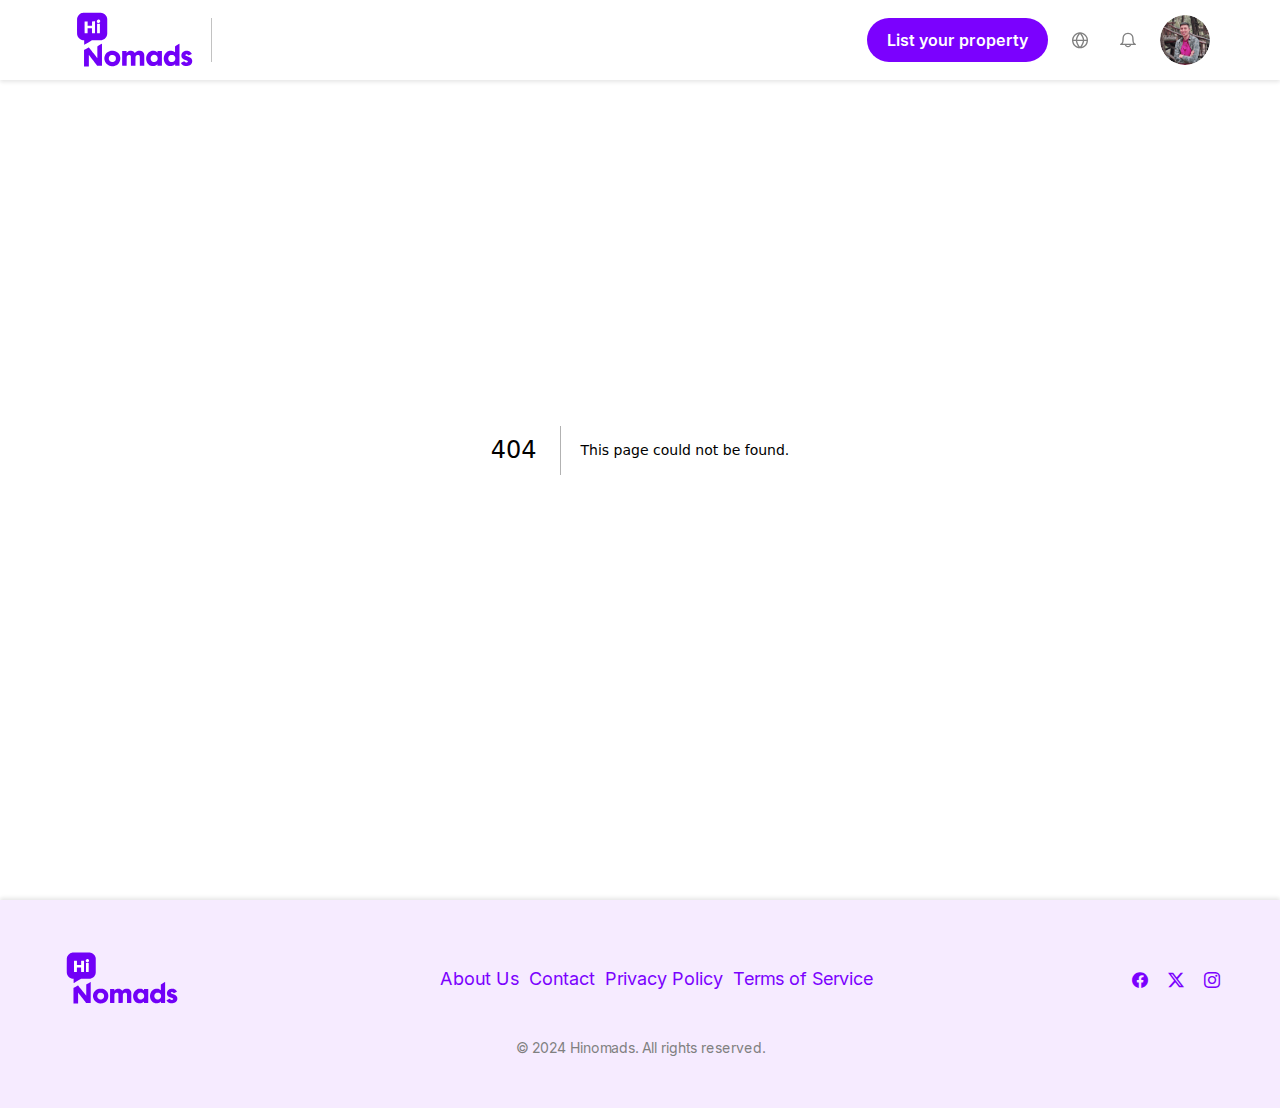
<file: 404/index.html>
<!DOCTYPE html><html lang="en" class="light" style="color-scheme:light"><head><meta charSet="UTF-8"/><meta charSet="utf-8"/><meta name="viewport" content="width=device-width, initial-scale=1"/><meta name="viewport" content="width=device-width, initial-scale=1"/><link rel="preload" href="/_next/static/media/bb3ef058b751a6ad-s.p.woff2" as="font" crossorigin="" type="font/woff2"/><link rel="preload" href="/_next/static/media/e4af272ccee01ff0-s.p.woff2" as="font" crossorigin="" type="font/woff2"/><link rel="stylesheet" href="/_next/static/css/d7381335018527dd.css" data-precedence="next"/><link rel="stylesheet" href="/_next/static/css/f5e86f34cb119e18.css" data-precedence="next"/><link rel="stylesheet" href="/_next/static/css/b82eb2ba18e8d254.css" data-precedence="next"/><link rel="stylesheet" href="/_next/static/css/ad2f0d277e052860.css" data-precedence="next"/><link rel="stylesheet" href="/_next/static/css/191e22171db759ce.css" data-precedence="next"/><link rel="preload" as="script" fetchPriority="low" href="/_next/static/chunks/webpack-2ad98d94e2eae275.js"/><script src="/_next/static/chunks/4bd1b696-e965f41bb10bd643.js" async=""></script><script src="/_next/static/chunks/684-854cd9ab1b96a212.js" async=""></script><script src="/_next/static/chunks/main-app-024b444217d19f0e.js" async=""></script><script src="/_next/static/chunks/576-e2ae966a7c7600cd.js" async=""></script><script src="/_next/static/chunks/app/layout-fb1365d317b055d8.js" async=""></script><meta name="robots" content="noindex"/><meta name="next-size-adjust" content=""/><title>404: This page could not be found.</title><title>HiNomads | Unlocking a new era of mid-stay freedom. Free, intelligent and flexible.</title><link rel="icon" type="image/x-icon" href="/images/ic_hi.png"/><base href="/"/><script>document.querySelectorAll('body link[rel="icon"], body link[rel="apple-touch-icon"]').forEach(el => document.head.appendChild(el))</script><script src="/_next/static/chunks/polyfills-42372ed130431b0a.js" noModule=""></script></head><body class="min-h-screen bg-background font-sans antialiased __variable_e8ce0c"><header class="Header_header__gtmFw"><nav class="Header_nav__oxqCq"><div class="Header_nav__logoSection__G2r5_"><a class="Header_nav__logoLink__5qY5e" href="/"><img alt="Hinomads Logo" loading="lazy" width="334" height="160" decoding="async" data-nimg="1" class="Header_nav__logoImg__Uc51k" style="color:transparent" src="/svg/ic_hinomads.svg"/></a><div class="Header_nav__separator__hldC_"></div></div><div class="Header_nav__menu__ddMh5"><button class="p-ripple Header_nav__button__9rJoJ Header_nav__button--signup__vjFap">List your property<span role="presentation" aria-hidden="true" class="p-ink" data-pc-name="ripple" data-pc-section="root"></span></button><button aria-label="Language" class="p-ripple Header_nav__button__9rJoJ Header_nav__button--icon__iQ2_c"><i class="pi pi-globe"></i><span role="presentation" aria-hidden="true" class="p-ink" data-pc-name="ripple" data-pc-section="root"></span></button><button aria-label="Notifications" class="p-ripple Header_nav__button__9rJoJ Header_nav__button--icon__iQ2_c"><i class="pi pi-bell"></i><span role="presentation" aria-hidden="true" class="p-ink" data-pc-name="ripple" data-pc-section="root"></span></button><button aria-label="User profile" class="p-ripple Header_nav__button__9rJoJ Header_nav__button--icon__iQ2_c Header_nav__button--profile__ETD20"><span data-slot="avatar" class="relative flex size-8 shrink-0 overflow-hidden rounded-full Header_avatar__agYeg"><span data-slot="avatar-fallback" class="bg-muted flex size-full items-center justify-center rounded-full">CN</span></span><span role="presentation" aria-hidden="true" class="p-ink" data-pc-name="ripple" data-pc-section="root"></span></button></div></nav></header><main><div style="font-family:system-ui,&quot;Segoe UI&quot;,Roboto,Helvetica,Arial,sans-serif,&quot;Apple Color Emoji&quot;,&quot;Segoe UI Emoji&quot;;height:100vh;text-align:center;display:flex;flex-direction:column;align-items:center;justify-content:center"><div><style>body{color:#000;background:#fff;margin:0}.next-error-h1{border-right:1px solid rgba(0,0,0,.3)}@media (prefers-color-scheme:dark){body{color:#fff;background:#000}.next-error-h1{border-right:1px solid rgba(255,255,255,.3)}}</style><h1 class="next-error-h1" style="display:inline-block;margin:0 20px 0 0;padding:0 23px 0 0;font-size:24px;font-weight:500;vertical-align:top;line-height:49px">404</h1><div style="display:inline-block"><h2 style="font-size:14px;font-weight:400;line-height:49px;margin:0">This page could not be found.</h2></div></div></div><!--$--><!--/$--><!--$--><!--/$--></main><footer class="Footer_footer__7blBZ"><div class="Footer_footer__content__mnGsU"><div class="Footer_footer__logoBox__ljiSg"><img alt="Hinomads Logo" loading="lazy" width="120" height="60" decoding="async" data-nimg="1" class="Footer_footer__logo__Txoyl" style="color:transparent" src="/svg/ic_hinomads.svg"/></div><nav class="Footer_footer__navigation__SMXwy"><ul class="Footer_footer__list__Q8XP2"><li><a class="Footer_footer__link__4PT1x" href="#">About Us</a></li><li><a class="Footer_footer__link__4PT1x" href="#">Contact</a></li><li><a class="Footer_footer__link__4PT1x" href="#">Privacy Policy</a></li><li><a class="Footer_footer__link__4PT1x" href="#">Terms of Service</a></li></ul></nav><div class="Footer_footer__social__Ui_90"><a class="Footer_footer__socialLink__FzJbx" href="#"><i class="pi pi-facebook"></i></a><a class="Footer_footer__socialLink__FzJbx" href="#"><i class="pi pi-twitter"></i></a><a class="Footer_footer__socialLink__FzJbx" href="#"><i class="pi pi-instagram"></i></a></div></div><div class="Footer_footer__copyright__sR43Q">© 2024 Hinomads. All rights reserved.</div></footer><script src="/_next/static/chunks/webpack-2ad98d94e2eae275.js" async=""></script><script>(self.__next_f=self.__next_f||[]).push([0])</script><script>self.__next_f.push([1,"1:\"$Sreact.fragment\"\n2:I[4396,[\"576\",\"static/chunks/576-e2ae966a7c7600cd.js\",\"177\",\"static/chunks/app/layout-fb1365d317b055d8.js\"],\"PrimeReactProvider\"]\n3:I[212,[\"576\",\"static/chunks/576-e2ae966a7c7600cd.js\",\"177\",\"static/chunks/app/layout-fb1365d317b055d8.js\"],\"Header\"]\n4:I[7555,[],\"\"]\n5:I[1295,[],\"\"]\n6:I[3063,[\"576\",\"static/chunks/576-e2ae966a7c7600cd.js\",\"177\",\"static/chunks/app/layout-fb1365d317b055d8.js\"],\"Image\"]\n7:I[6874,[\"576\",\"static/chunks/576-e2ae966a7c7600cd.js\",\"177\",\"static/chunks/app/layout-fb1365d317b055d8.js\"],\"\"]\n8:I[9665,[],\"MetadataBoundary\"]\na:I[9665,[],\"OutletBoundary\"]\nd:I[4911,[],\"AsyncMetadataOutlet\"]\nf:I[9665,[],\"ViewportBoundary\"]\n11:I[6614,[],\"\"]\n:HL[\"/_next/static/media/bb3ef058b751a6ad-s.p.woff2\",\"font\",{\"crossOrigin\":\"\",\"type\":\"font/woff2\"}]\n:HL[\"/_next/static/media/e4af272ccee01ff0-s.p.woff2\",\"font\",{\"crossOrigin\":\"\",\"type\":\"font/woff2\"}]\n:HL[\"/_next/static/css/d7381335018527dd.css\",\"style\"]\n:HL[\"/_next/static/css/f5e86f34cb119e18.css\",\"style\"]\n:HL[\"/_next/static/css/b82eb2ba18e8d254.css\",\"style\"]\n:HL[\"/_next/static/css/ad2f0d277e052860.css\",\"style\"]\n:HL[\"/_next/static/css/191e22171db759ce.css\",\"style\"]\n"])</script><script>self.__next_f.push([1,"0:{\"P\":null,\"b\":\"fvs6ajcchO1kPAOimETqb\",\"p\":\"\",\"c\":[\"\",\"_not-found\",\"\"],\"i\":false,\"f\":[[[\"\",{\"children\":[\"/_not-found\",{\"children\":[\"__PAGE__\",{}]}]},\"$undefined\",\"$undefined\",true],[\"\",[\"$\",\"$1\",\"c\",{\"children\":[[[\"$\",\"link\",\"0\",{\"rel\":\"stylesheet\",\"href\":\"/_next/static/css/d7381335018527dd.css\",\"precedence\":\"next\",\"crossOrigin\":\"$undefined\",\"nonce\":\"$undefined\"}],[\"$\",\"link\",\"1\",{\"rel\":\"stylesheet\",\"href\":\"/_next/static/css/f5e86f34cb119e18.css\",\"precedence\":\"next\",\"crossOrigin\":\"$undefined\",\"nonce\":\"$undefined\"}],[\"$\",\"link\",\"2\",{\"rel\":\"stylesheet\",\"href\":\"/_next/static/css/b82eb2ba18e8d254.css\",\"precedence\":\"next\",\"crossOrigin\":\"$undefined\",\"nonce\":\"$undefined\"}],[\"$\",\"link\",\"3\",{\"rel\":\"stylesheet\",\"href\":\"/_next/static/css/ad2f0d277e052860.css\",\"precedence\":\"next\",\"crossOrigin\":\"$undefined\",\"nonce\":\"$undefined\"}],[\"$\",\"link\",\"4\",{\"rel\":\"stylesheet\",\"href\":\"/_next/static/css/191e22171db759ce.css\",\"precedence\":\"next\",\"crossOrigin\":\"$undefined\",\"nonce\":\"$undefined\"}]],[\"$\",\"html\",null,{\"lang\":\"en\",\"className\":\"light\",\"style\":{\"colorScheme\":\"light\"},\"suppressHydrationWarning\":true,\"children\":[[\"$\",\"head\",null,{\"children\":[[\"$\",\"meta\",null,{\"charSet\":\"UTF-8\"}],[\"$\",\"title\",null,{\"children\":\"HiNomads | Unlocking a new era of mid-stay freedom. Free, intelligent and flexible.\"}],[\"$\",\"base\",null,{\"href\":\"/\"}],[\"$\",\"meta\",null,{\"name\":\"viewport\",\"content\":\"width=device-width, initial-scale=1\"}],[\"$\",\"link\",null,{\"rel\":\"icon\",\"type\":\"image/x-icon\",\"href\":\"/images/ic_hi.png\"}]]}],[\"$\",\"body\",null,{\"className\":\"min-h-screen bg-background font-sans antialiased __variable_e8ce0c\",\"children\":[\"$\",\"$L2\",null,{\"value\":{\"ripple\":true},\"children\":[[\"$\",\"$L3\",null,{}],[\"$\",\"main\",null,{\"children\":[\"$\",\"$L4\",null,{\"parallelRouterKey\":\"children\",\"error\":\"$undefined\",\"errorStyles\":\"$undefined\",\"errorScripts\":\"$undefined\",\"template\":[\"$\",\"$L5\",null,{}],\"templateStyles\":\"$undefined\",\"templateScripts\":\"$undefined\",\"notFound\":[[[\"$\",\"title\",null,{\"children\":\"404: This page could not be found.\"}],[\"$\",\"div\",null,{\"style\":{\"fontFamily\":\"system-ui,\\\"Segoe UI\\\",Roboto,Helvetica,Arial,sans-serif,\\\"Apple Color Emoji\\\",\\\"Segoe UI Emoji\\\"\",\"height\":\"100vh\",\"textAlign\":\"center\",\"display\":\"flex\",\"flexDirection\":\"column\",\"alignItems\":\"center\",\"justifyContent\":\"center\"},\"children\":[\"$\",\"div\",null,{\"children\":[[\"$\",\"style\",null,{\"dangerouslySetInnerHTML\":{\"__html\":\"body{color:#000;background:#fff;margin:0}.next-error-h1{border-right:1px solid rgba(0,0,0,.3)}@media (prefers-color-scheme:dark){body{color:#fff;background:#000}.next-error-h1{border-right:1px solid rgba(255,255,255,.3)}}\"}}],[\"$\",\"h1\",null,{\"className\":\"next-error-h1\",\"style\":{\"display\":\"inline-block\",\"margin\":\"0 20px 0 0\",\"padding\":\"0 23px 0 0\",\"fontSize\":24,\"fontWeight\":500,\"verticalAlign\":\"top\",\"lineHeight\":\"49px\"},\"children\":404}],[\"$\",\"div\",null,{\"style\":{\"display\":\"inline-block\"},\"children\":[\"$\",\"h2\",null,{\"style\":{\"fontSize\":14,\"fontWeight\":400,\"lineHeight\":\"49px\",\"margin\":0},\"children\":\"This page could not be found.\"}]}]]}]}]],[]],\"forbidden\":\"$undefined\",\"unauthorized\":\"$undefined\"}]}],[\"$\",\"footer\",null,{\"className\":\"Footer_footer__7blBZ\",\"children\":[[\"$\",\"div\",null,{\"className\":\"Footer_footer__content__mnGsU\",\"children\":[[\"$\",\"div\",null,{\"className\":\"Footer_footer__logoBox__ljiSg\",\"children\":[\"$\",\"$L6\",null,{\"src\":\"/svg/ic_hinomads.svg\",\"alt\":\"Hinomads Logo\",\"width\":120,\"height\":60,\"className\":\"Footer_footer__logo__Txoyl\"}]}],[\"$\",\"nav\",null,{\"className\":\"Footer_footer__navigation__SMXwy\",\"children\":[\"$\",\"ul\",null,{\"className\":\"Footer_footer__list__Q8XP2\",\"children\":[[\"$\",\"li\",\"About Us\",{\"className\":\"$undefined\",\"children\":[\"$\",\"$L7\",null,{\"href\":\"#\",\"className\":\"Footer_footer__link__4PT1x\",\"children\":\"About Us\"}]}],[\"$\",\"li\",\"Contact\",{\"className\":\"$undefined\",\"children\":[\"$\",\"$L7\",null,{\"href\":\"#\",\"className\":\"Footer_footer__link__4PT1x\",\"children\":\"Contact\"}]}],[\"$\",\"li\",\"Privacy Policy\",{\"className\":\"$undefined\",\"children\":[\"$\",\"$L7\",null,{\"href\":\"#\",\"className\":\"Footer_footer__link__4PT1x\",\"children\":\"Privacy Policy\"}]}],[\"$\",\"li\",\"Terms of Service\",{\"className\":\"$undefined\",\"children\":[\"$\",\"$L7\",null,{\"href\":\"#\",\"className\":\"Footer_footer__link__4PT1x\",\"children\":\"Terms of Service\"}]}]]}]}],[\"$\",\"div\",null,{\"className\":\"Footer_footer__social__Ui_90\",\"children\":[[\"$\",\"$L7\",\"facebook\",{\"href\":\"#\",\"className\":\"Footer_footer__socialLink__FzJbx\",\"children\":[\"$\",\"i\",null,{\"className\":\"pi pi-facebook\"}]}],[\"$\",\"$L7\",\"twitter\",{\"href\":\"#\",\"className\":\"Footer_footer__socialLink__FzJbx\",\"children\":[\"$\",\"i\",null,{\"className\":\"pi pi-twitter\"}]}],[\"$\",\"$L7\",\"instagram\",{\"href\":\"#\",\"className\":\"Footer_footer__socialLink__FzJbx\",\"children\":[\"$\",\"i\",null,{\"className\":\"pi pi-instagram\"}]}]]}]]}],[\"$\",\"div\",null,{\"className\":\"Footer_footer__copyright__sR43Q\",\"children\":\"© 2024 Hinomads. All rights reserved.\"}]]}]]}]}]]}]]}],{\"children\":[\"/_not-found\",[\"$\",\"$1\",\"c\",{\"children\":[null,[\"$\",\"$L4\",null,{\"parallelRouterKey\":\"children\",\"error\":\"$undefined\",\"errorStyles\":\"$undefined\",\"errorScripts\":\"$undefined\",\"template\":[\"$\",\"$L5\",null,{}],\"templateStyles\":\"$undefined\",\"templateScripts\":\"$undefined\",\"notFound\":\"$undefined\",\"forbidden\":\"$undefined\",\"unauthorized\":\"$undefined\"}]]}],{\"children\":[\"__PAGE__\",[\"$\",\"$1\",\"c\",{\"children\":[[[\"$\",\"title\",null,{\"children\":\"404: This page could not be found.\"}],[\"$\",\"div\",null,{\"style\":\"$0:f:0:1:1:props:children:1:props:children:1:props:children:props:children:1:props:children:props:notFound:0:1:props:style\",\"children\":[\"$\",\"div\",null,{\"children\":[[\"$\",\"style\",null,{\"dangerouslySetInnerHTML\":{\"__html\":\"body{color:#000;background:#fff;margin:0}.next-error-h1{border-right:1px solid rgba(0,0,0,.3)}@media (prefers-color-scheme:dark){body{color:#fff;background:#000}.next-error-h1{border-right:1px solid rgba(255,255,255,.3)}}\"}}],[\"$\",\"h1\",null,{\"className\":\"next-error-h1\",\"style\":\"$0:f:0:1:1:props:children:1:props:children:1:props:children:props:children:1:props:children:props:notFound:0:1:props:children:props:children:1:props:style\",\"children\":404}],[\"$\",\"div\",null,{\"style\":\"$0:f:0:1:1:props:children:1:props:children:1:props:children:props:children:1:props:children:props:notFound:0:1:props:children:props:children:2:props:style\",\"children\":[\"$\",\"h2\",null,{\"style\":\"$0:f:0:1:1:props:children:1:props:children:1:props:children:props:children:1:props:children:props:notFound:0:1:props:children:props:children:2:props:children:props:style\",\"children\":\"This page could not be found.\"}]}]]}]}]],[\"$\",\"$L8\",null,{\"children\":\"$L9\"}],null,[\"$\",\"$La\",null,{\"children\":[\"$Lb\",\"$Lc\",[\"$\",\"$Ld\",null,{\"promise\":\"$@e\"}]]}]]}],{},null,false]},null,false]},null,false],[\"$\",\"$1\",\"h\",{\"children\":[[\"$\",\"meta\",null,{\"name\":\"robots\",\"content\":\"noindex\"}],[\"$\",\"$1\",\"Yv8YDN24vt498hsYcLyn-\",{\"children\":[[\"$\",\"$Lf\",null,{\"children\":\"$L10\"}],[\"$\",\"meta\",null,{\"name\":\"next-size-adjust\",\"content\":\"\"}]]}],null]}],false]],\"m\":\"$undefined\",\"G\":[\"$11\",\"$undefined\"],\"s\":false,\"S\":true}\n"])</script><script>self.__next_f.push([1,"12:\"$Sreact.suspense\"\n13:I[4911,[],\"AsyncMetadata\"]\n9:[\"$\",\"$12\",null,{\"fallback\":null,\"children\":[\"$\",\"$L13\",null,{\"promise\":\"$@14\"}]}]\n"])</script><script>self.__next_f.push([1,"c:null\n"])</script><script>self.__next_f.push([1,"10:[[\"$\",\"meta\",\"0\",{\"charSet\":\"utf-8\"}],[\"$\",\"meta\",\"1\",{\"name\":\"viewport\",\"content\":\"width=device-width, initial-scale=1\"}]]\nb:null\n"])</script><script>self.__next_f.push([1,"14:{\"metadata\":[],\"error\":null,\"digest\":\"$undefined\"}\ne:{\"metadata\":\"$14:metadata\",\"error\":null,\"digest\":\"$undefined\"}\n"])</script></body></html>
</file>
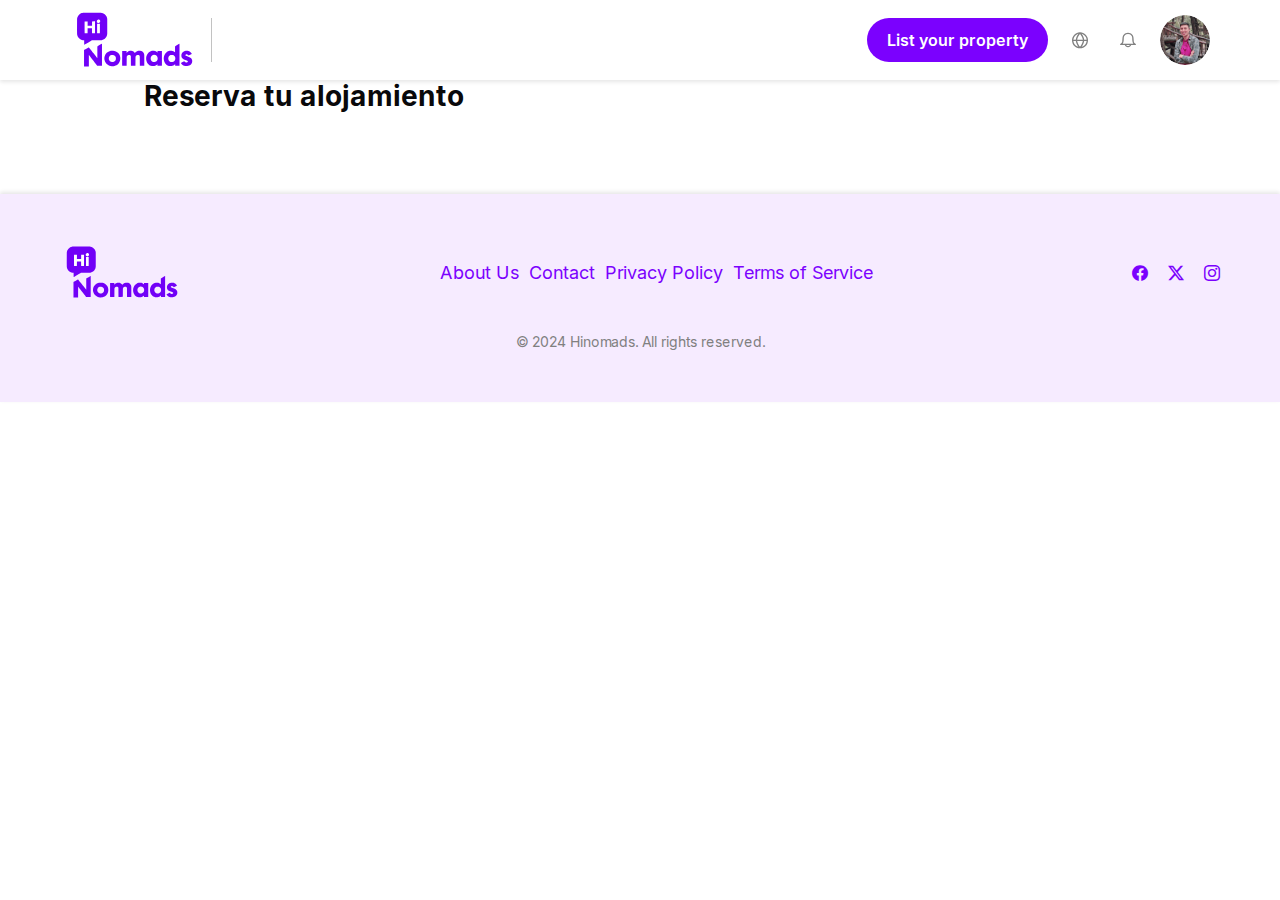
<file: booking/index.html>
<!DOCTYPE html><html lang="en" class="light" style="color-scheme:light"><head><meta charSet="UTF-8"/><meta charSet="utf-8"/><meta name="viewport" content="width=device-width, initial-scale=1"/><meta name="viewport" content="width=device-width, initial-scale=1"/><link rel="preload" href="/_next/static/media/bb3ef058b751a6ad-s.p.woff2" as="font" crossorigin="" type="font/woff2"/><link rel="preload" href="/_next/static/media/e4af272ccee01ff0-s.p.woff2" as="font" crossorigin="" type="font/woff2"/><link rel="stylesheet" href="/_next/static/css/d7381335018527dd.css" data-precedence="next"/><link rel="stylesheet" href="/_next/static/css/f5e86f34cb119e18.css" data-precedence="next"/><link rel="stylesheet" href="/_next/static/css/b82eb2ba18e8d254.css" data-precedence="next"/><link rel="stylesheet" href="/_next/static/css/ad2f0d277e052860.css" data-precedence="next"/><link rel="stylesheet" href="/_next/static/css/191e22171db759ce.css" data-precedence="next"/><link rel="preload" as="script" fetchPriority="low" href="/_next/static/chunks/webpack-2ad98d94e2eae275.js"/><script src="/_next/static/chunks/4bd1b696-e965f41bb10bd643.js" async=""></script><script src="/_next/static/chunks/684-854cd9ab1b96a212.js" async=""></script><script src="/_next/static/chunks/main-app-024b444217d19f0e.js" async=""></script><script src="/_next/static/chunks/576-e2ae966a7c7600cd.js" async=""></script><script src="/_next/static/chunks/app/layout-fb1365d317b055d8.js" async=""></script><meta name="next-size-adjust" content=""/><title>HiNomads | Unlocking a new era of mid-stay freedom. Free, intelligent and flexible.</title><link rel="icon" type="image/x-icon" href="/images/ic_hi.png"/><base href="/"/><script>document.querySelectorAll('body link[rel="icon"], body link[rel="apple-touch-icon"]').forEach(el => document.head.appendChild(el))</script><script src="/_next/static/chunks/polyfills-42372ed130431b0a.js" noModule=""></script></head><body class="min-h-screen bg-background font-sans antialiased __variable_e8ce0c"><header class="Header_header__gtmFw"><nav class="Header_nav__oxqCq"><div class="Header_nav__logoSection__G2r5_"><a class="Header_nav__logoLink__5qY5e" href="/"><img alt="Hinomads Logo" loading="lazy" width="334" height="160" decoding="async" data-nimg="1" class="Header_nav__logoImg__Uc51k" style="color:transparent" src="/svg/ic_hinomads.svg"/></a><div class="Header_nav__separator__hldC_"></div></div><div class="Header_nav__menu__ddMh5"><button class="p-ripple Header_nav__button__9rJoJ Header_nav__button--signup__vjFap">List your property<span role="presentation" aria-hidden="true" class="p-ink" data-pc-name="ripple" data-pc-section="root"></span></button><button aria-label="Language" class="p-ripple Header_nav__button__9rJoJ Header_nav__button--icon__iQ2_c"><i class="pi pi-globe"></i><span role="presentation" aria-hidden="true" class="p-ink" data-pc-name="ripple" data-pc-section="root"></span></button><button aria-label="Notifications" class="p-ripple Header_nav__button__9rJoJ Header_nav__button--icon__iQ2_c"><i class="pi pi-bell"></i><span role="presentation" aria-hidden="true" class="p-ink" data-pc-name="ripple" data-pc-section="root"></span></button><button aria-label="User profile" class="p-ripple Header_nav__button__9rJoJ Header_nav__button--icon__iQ2_c Header_nav__button--profile__ETD20"><span data-slot="avatar" class="relative flex size-8 shrink-0 overflow-hidden rounded-full Header_avatar__agYeg"><span data-slot="avatar-fallback" class="bg-muted flex size-full items-center justify-center rounded-full">CN</span></span><span role="presentation" aria-hidden="true" class="p-ink" data-pc-name="ripple" data-pc-section="root"></span></button></div></nav></header><main><div class="p-8"><h1 class="text-3xl font-bold">Reserva tu alojamiento</h1></div><!--$--><!--/$--><!--$--><!--/$--></main><footer class="Footer_footer__7blBZ"><div class="Footer_footer__content__mnGsU"><div class="Footer_footer__logoBox__ljiSg"><img alt="Hinomads Logo" loading="lazy" width="120" height="60" decoding="async" data-nimg="1" class="Footer_footer__logo__Txoyl" style="color:transparent" src="/svg/ic_hinomads.svg"/></div><nav class="Footer_footer__navigation__SMXwy"><ul class="Footer_footer__list__Q8XP2"><li><a class="Footer_footer__link__4PT1x" href="#">About Us</a></li><li><a class="Footer_footer__link__4PT1x" href="#">Contact</a></li><li><a class="Footer_footer__link__4PT1x" href="#">Privacy Policy</a></li><li><a class="Footer_footer__link__4PT1x" href="#">Terms of Service</a></li></ul></nav><div class="Footer_footer__social__Ui_90"><a class="Footer_footer__socialLink__FzJbx" href="#"><i class="pi pi-facebook"></i></a><a class="Footer_footer__socialLink__FzJbx" href="#"><i class="pi pi-twitter"></i></a><a class="Footer_footer__socialLink__FzJbx" href="#"><i class="pi pi-instagram"></i></a></div></div><div class="Footer_footer__copyright__sR43Q">© 2024 Hinomads. All rights reserved.</div></footer><script src="/_next/static/chunks/webpack-2ad98d94e2eae275.js" async=""></script><script>(self.__next_f=self.__next_f||[]).push([0])</script><script>self.__next_f.push([1,"1:\"$Sreact.fragment\"\n2:I[4396,[\"576\",\"static/chunks/576-e2ae966a7c7600cd.js\",\"177\",\"static/chunks/app/layout-fb1365d317b055d8.js\"],\"PrimeReactProvider\"]\n3:I[212,[\"576\",\"static/chunks/576-e2ae966a7c7600cd.js\",\"177\",\"static/chunks/app/layout-fb1365d317b055d8.js\"],\"Header\"]\n4:I[7555,[],\"\"]\n5:I[1295,[],\"\"]\n6:I[3063,[\"576\",\"static/chunks/576-e2ae966a7c7600cd.js\",\"177\",\"static/chunks/app/layout-fb1365d317b055d8.js\"],\"Image\"]\n7:I[6874,[\"576\",\"static/chunks/576-e2ae966a7c7600cd.js\",\"177\",\"static/chunks/app/layout-fb1365d317b055d8.js\"],\"\"]\n8:I[9665,[],\"MetadataBoundary\"]\na:I[9665,[],\"OutletBoundary\"]\nd:I[4911,[],\"AsyncMetadataOutlet\"]\nf:I[9665,[],\"ViewportBoundary\"]\n11:I[6614,[],\"\"]\n:HL[\"/_next/static/media/bb3ef058b751a6ad-s.p.woff2\",\"font\",{\"crossOrigin\":\"\",\"type\":\"font/woff2\"}]\n:HL[\"/_next/static/media/e4af272ccee01ff0-s.p.woff2\",\"font\",{\"crossOrigin\":\"\",\"type\":\"font/woff2\"}]\n:HL[\"/_next/static/css/d7381335018527dd.css\",\"style\"]\n:HL[\"/_next/static/css/f5e86f34cb119e18.css\",\"style\"]\n:HL[\"/_next/static/css/b82eb2ba18e8d254.css\",\"style\"]\n:HL[\"/_next/static/css/ad2f0d277e052860.css\",\"style\"]\n:HL[\"/_next/static/css/191e22171db759ce.css\",\"style\"]\n"])</script><script>self.__next_f.push([1,"0:{\"P\":null,\"b\":\"fvs6ajcchO1kPAOimETqb\",\"p\":\"\",\"c\":[\"\",\"booking\",\"\"],\"i\":false,\"f\":[[[\"\",{\"children\":[\"booking\",{\"children\":[\"__PAGE__\",{}]}]},\"$undefined\",\"$undefined\",true],[\"\",[\"$\",\"$1\",\"c\",{\"children\":[[[\"$\",\"link\",\"0\",{\"rel\":\"stylesheet\",\"href\":\"/_next/static/css/d7381335018527dd.css\",\"precedence\":\"next\",\"crossOrigin\":\"$undefined\",\"nonce\":\"$undefined\"}],[\"$\",\"link\",\"1\",{\"rel\":\"stylesheet\",\"href\":\"/_next/static/css/f5e86f34cb119e18.css\",\"precedence\":\"next\",\"crossOrigin\":\"$undefined\",\"nonce\":\"$undefined\"}],[\"$\",\"link\",\"2\",{\"rel\":\"stylesheet\",\"href\":\"/_next/static/css/b82eb2ba18e8d254.css\",\"precedence\":\"next\",\"crossOrigin\":\"$undefined\",\"nonce\":\"$undefined\"}],[\"$\",\"link\",\"3\",{\"rel\":\"stylesheet\",\"href\":\"/_next/static/css/ad2f0d277e052860.css\",\"precedence\":\"next\",\"crossOrigin\":\"$undefined\",\"nonce\":\"$undefined\"}],[\"$\",\"link\",\"4\",{\"rel\":\"stylesheet\",\"href\":\"/_next/static/css/191e22171db759ce.css\",\"precedence\":\"next\",\"crossOrigin\":\"$undefined\",\"nonce\":\"$undefined\"}]],[\"$\",\"html\",null,{\"lang\":\"en\",\"className\":\"light\",\"style\":{\"colorScheme\":\"light\"},\"suppressHydrationWarning\":true,\"children\":[[\"$\",\"head\",null,{\"children\":[[\"$\",\"meta\",null,{\"charSet\":\"UTF-8\"}],[\"$\",\"title\",null,{\"children\":\"HiNomads | Unlocking a new era of mid-stay freedom. Free, intelligent and flexible.\"}],[\"$\",\"base\",null,{\"href\":\"/\"}],[\"$\",\"meta\",null,{\"name\":\"viewport\",\"content\":\"width=device-width, initial-scale=1\"}],[\"$\",\"link\",null,{\"rel\":\"icon\",\"type\":\"image/x-icon\",\"href\":\"/images/ic_hi.png\"}]]}],[\"$\",\"body\",null,{\"className\":\"min-h-screen bg-background font-sans antialiased __variable_e8ce0c\",\"children\":[\"$\",\"$L2\",null,{\"value\":{\"ripple\":true},\"children\":[[\"$\",\"$L3\",null,{}],[\"$\",\"main\",null,{\"children\":[\"$\",\"$L4\",null,{\"parallelRouterKey\":\"children\",\"error\":\"$undefined\",\"errorStyles\":\"$undefined\",\"errorScripts\":\"$undefined\",\"template\":[\"$\",\"$L5\",null,{}],\"templateStyles\":\"$undefined\",\"templateScripts\":\"$undefined\",\"notFound\":[[[\"$\",\"title\",null,{\"children\":\"404: This page could not be found.\"}],[\"$\",\"div\",null,{\"style\":{\"fontFamily\":\"system-ui,\\\"Segoe UI\\\",Roboto,Helvetica,Arial,sans-serif,\\\"Apple Color Emoji\\\",\\\"Segoe UI Emoji\\\"\",\"height\":\"100vh\",\"textAlign\":\"center\",\"display\":\"flex\",\"flexDirection\":\"column\",\"alignItems\":\"center\",\"justifyContent\":\"center\"},\"children\":[\"$\",\"div\",null,{\"children\":[[\"$\",\"style\",null,{\"dangerouslySetInnerHTML\":{\"__html\":\"body{color:#000;background:#fff;margin:0}.next-error-h1{border-right:1px solid rgba(0,0,0,.3)}@media (prefers-color-scheme:dark){body{color:#fff;background:#000}.next-error-h1{border-right:1px solid rgba(255,255,255,.3)}}\"}}],[\"$\",\"h1\",null,{\"className\":\"next-error-h1\",\"style\":{\"display\":\"inline-block\",\"margin\":\"0 20px 0 0\",\"padding\":\"0 23px 0 0\",\"fontSize\":24,\"fontWeight\":500,\"verticalAlign\":\"top\",\"lineHeight\":\"49px\"},\"children\":404}],[\"$\",\"div\",null,{\"style\":{\"display\":\"inline-block\"},\"children\":[\"$\",\"h2\",null,{\"style\":{\"fontSize\":14,\"fontWeight\":400,\"lineHeight\":\"49px\",\"margin\":0},\"children\":\"This page could not be found.\"}]}]]}]}]],[]],\"forbidden\":\"$undefined\",\"unauthorized\":\"$undefined\"}]}],[\"$\",\"footer\",null,{\"className\":\"Footer_footer__7blBZ\",\"children\":[[\"$\",\"div\",null,{\"className\":\"Footer_footer__content__mnGsU\",\"children\":[[\"$\",\"div\",null,{\"className\":\"Footer_footer__logoBox__ljiSg\",\"children\":[\"$\",\"$L6\",null,{\"src\":\"/svg/ic_hinomads.svg\",\"alt\":\"Hinomads Logo\",\"width\":120,\"height\":60,\"className\":\"Footer_footer__logo__Txoyl\"}]}],[\"$\",\"nav\",null,{\"className\":\"Footer_footer__navigation__SMXwy\",\"children\":[\"$\",\"ul\",null,{\"className\":\"Footer_footer__list__Q8XP2\",\"children\":[[\"$\",\"li\",\"About Us\",{\"className\":\"$undefined\",\"children\":[\"$\",\"$L7\",null,{\"href\":\"#\",\"className\":\"Footer_footer__link__4PT1x\",\"children\":\"About Us\"}]}],[\"$\",\"li\",\"Contact\",{\"className\":\"$undefined\",\"children\":[\"$\",\"$L7\",null,{\"href\":\"#\",\"className\":\"Footer_footer__link__4PT1x\",\"children\":\"Contact\"}]}],[\"$\",\"li\",\"Privacy Policy\",{\"className\":\"$undefined\",\"children\":[\"$\",\"$L7\",null,{\"href\":\"#\",\"className\":\"Footer_footer__link__4PT1x\",\"children\":\"Privacy Policy\"}]}],[\"$\",\"li\",\"Terms of Service\",{\"className\":\"$undefined\",\"children\":[\"$\",\"$L7\",null,{\"href\":\"#\",\"className\":\"Footer_footer__link__4PT1x\",\"children\":\"Terms of Service\"}]}]]}]}],[\"$\",\"div\",null,{\"className\":\"Footer_footer__social__Ui_90\",\"children\":[[\"$\",\"$L7\",\"facebook\",{\"href\":\"#\",\"className\":\"Footer_footer__socialLink__FzJbx\",\"children\":[\"$\",\"i\",null,{\"className\":\"pi pi-facebook\"}]}],[\"$\",\"$L7\",\"twitter\",{\"href\":\"#\",\"className\":\"Footer_footer__socialLink__FzJbx\",\"children\":[\"$\",\"i\",null,{\"className\":\"pi pi-twitter\"}]}],[\"$\",\"$L7\",\"instagram\",{\"href\":\"#\",\"className\":\"Footer_footer__socialLink__FzJbx\",\"children\":[\"$\",\"i\",null,{\"className\":\"pi pi-instagram\"}]}]]}]]}],[\"$\",\"div\",null,{\"className\":\"Footer_footer__copyright__sR43Q\",\"children\":\"© 2024 Hinomads. All rights reserved.\"}]]}]]}]}]]}]]}],{\"children\":[\"booking\",[\"$\",\"$1\",\"c\",{\"children\":[null,[\"$\",\"$L4\",null,{\"parallelRouterKey\":\"children\",\"error\":\"$undefined\",\"errorStyles\":\"$undefined\",\"errorScripts\":\"$undefined\",\"template\":[\"$\",\"$L5\",null,{}],\"templateStyles\":\"$undefined\",\"templateScripts\":\"$undefined\",\"notFound\":\"$undefined\",\"forbidden\":\"$undefined\",\"unauthorized\":\"$undefined\"}]]}],{\"children\":[\"__PAGE__\",[\"$\",\"$1\",\"c\",{\"children\":[[\"$\",\"div\",null,{\"className\":\"p-8\",\"children\":[\"$\",\"h1\",null,{\"className\":\"text-3xl font-bold\",\"children\":\"Reserva tu alojamiento\"}]}],[\"$\",\"$L8\",null,{\"children\":\"$L9\"}],null,[\"$\",\"$La\",null,{\"children\":[\"$Lb\",\"$Lc\",[\"$\",\"$Ld\",null,{\"promise\":\"$@e\"}]]}]]}],{},null,false]},null,false]},null,false],[\"$\",\"$1\",\"h\",{\"children\":[null,[\"$\",\"$1\",\"IwbEBX6qgNAJ5OSKoKgjC\",{\"children\":[[\"$\",\"$Lf\",null,{\"children\":\"$L10\"}],[\"$\",\"meta\",null,{\"name\":\"next-size-adjust\",\"content\":\"\"}]]}],null]}],false]],\"m\":\"$undefined\",\"G\":[\"$11\",\"$undefined\"],\"s\":false,\"S\":true}\n"])</script><script>self.__next_f.push([1,"12:\"$Sreact.suspense\"\n13:I[4911,[],\"AsyncMetadata\"]\n9:[\"$\",\"$12\",null,{\"fallback\":null,\"children\":[\"$\",\"$L13\",null,{\"promise\":\"$@14\"}]}]\n"])</script><script>self.__next_f.push([1,"c:null\n"])</script><script>self.__next_f.push([1,"10:[[\"$\",\"meta\",\"0\",{\"charSet\":\"utf-8\"}],[\"$\",\"meta\",\"1\",{\"name\":\"viewport\",\"content\":\"width=device-width, initial-scale=1\"}]]\nb:null\n"])</script><script>self.__next_f.push([1,"14:{\"metadata\":[],\"error\":null,\"digest\":\"$undefined\"}\ne:{\"metadata\":\"$14:metadata\",\"error\":null,\"digest\":\"$undefined\"}\n"])</script></body></html>
</file>
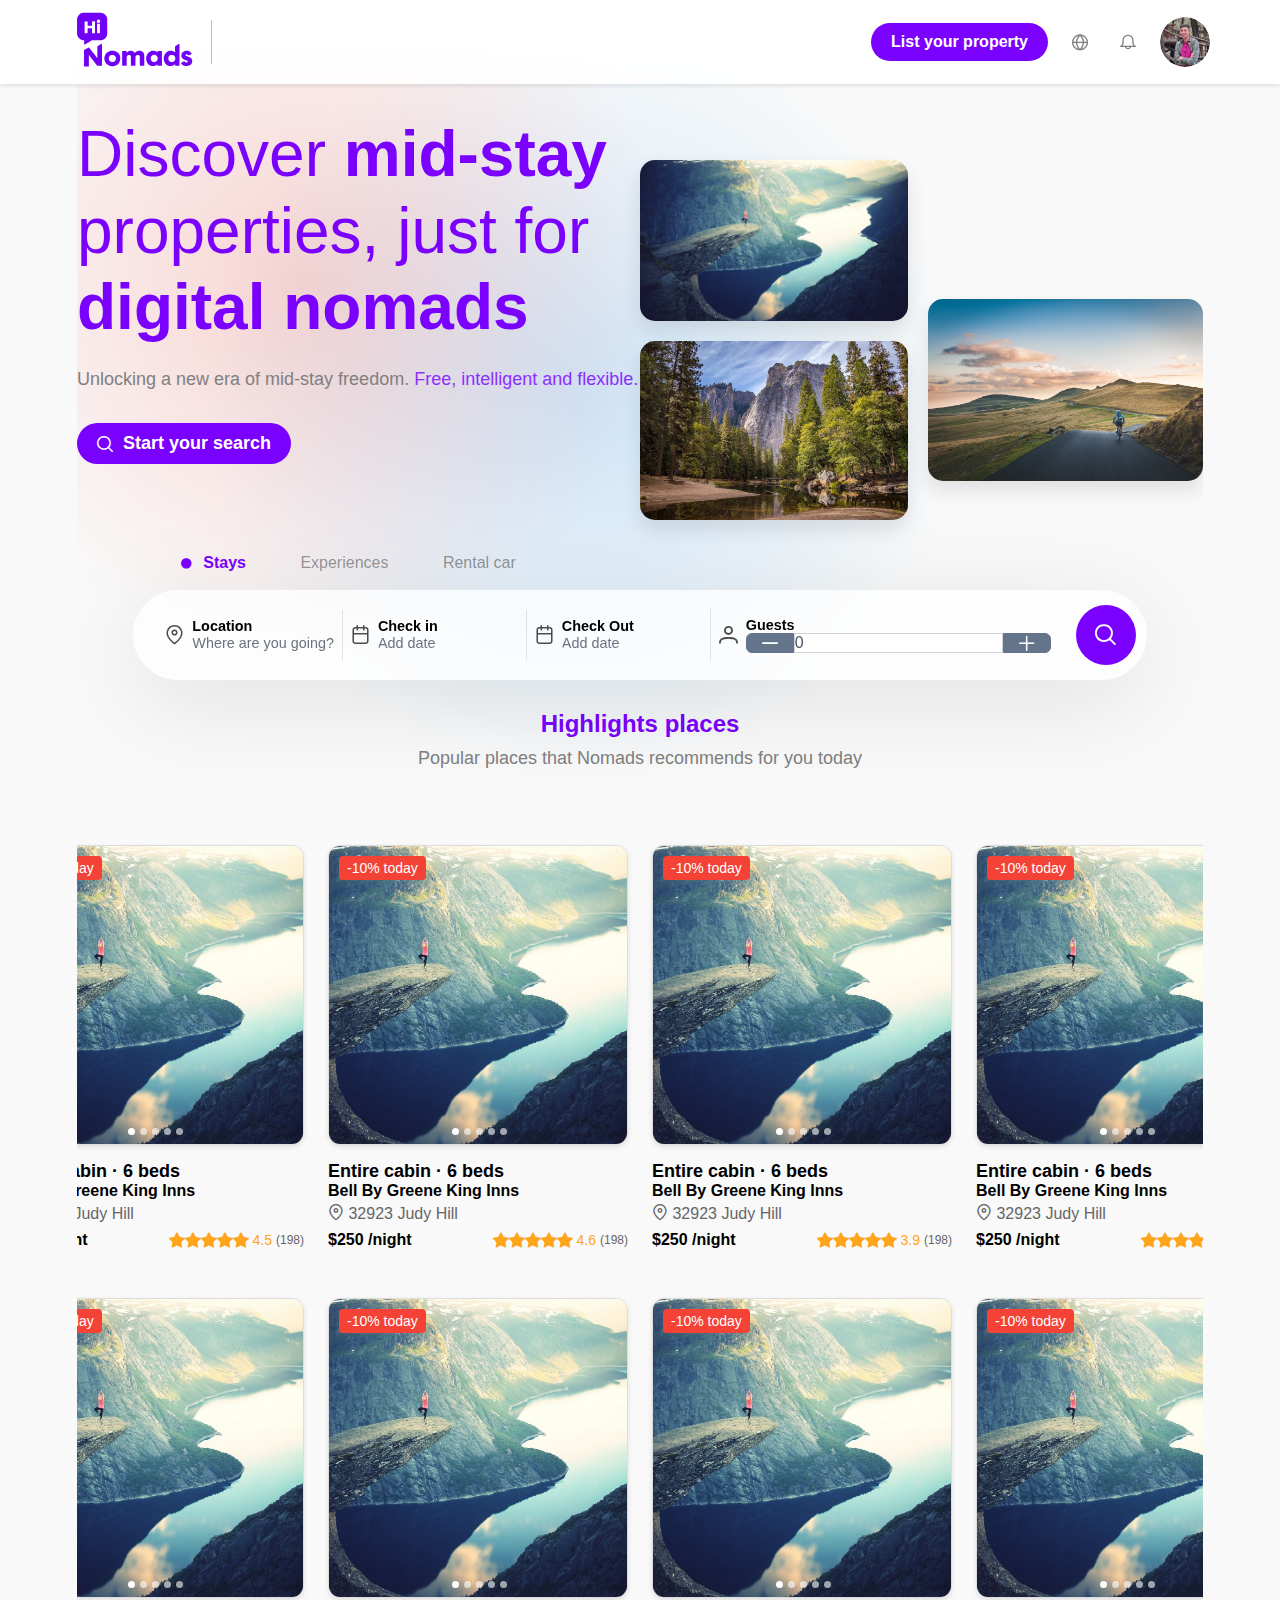
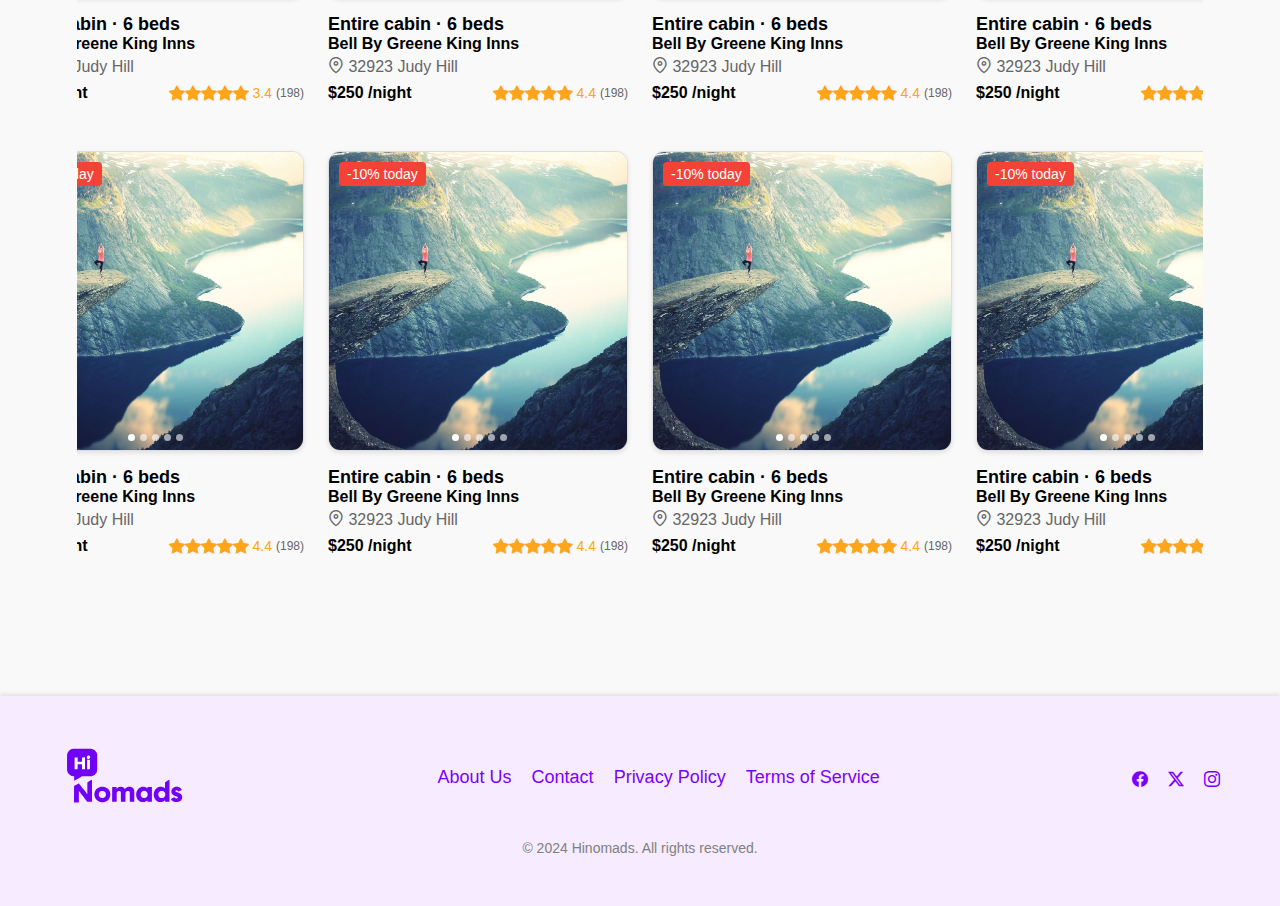
<file: browser/index.html>
<!DOCTYPE html><html lang="es" data-critters-container><head>
  <meta charset="UTF-8">
  <title>Hinomads | Unlocking a new era of mid-stay freedom. Free, intelligent and flexible.</title>
  <base href="/">
  <meta name="viewport" content="width=device-width, initial-scale=1">
  <link rel="icon" type="image/x-icon" href="/assets/img/ic_hi.png">
<style>*{margin:0;padding:0;box-sizing:border-box}body{font-family:Nunito,sans-serif;background-color:#f9f9f9;padding-left:77px;padding-right:77px}:root{font-family:Inter var,sans-serif;font-feature-settings:"cv02","cv03","cv04","cv11";font-variation-settings:normal;--font-family: "Inter var", sans-serif;--font-feature-settings: "cv02", "cv03", "cv04", "cv11";--surface-a: #ffffff;--surface-b: #f9fafb;--surface-c: #f3f4f6;--surface-d: #e5e7eb;--surface-e: #ffffff;--surface-f: #ffffff;--text-color: #4b5563;--text-color-secondary: #6b7280;--primary-color: #3B82F6;--primary-color-text: #ffffff;--surface-0: #ffffff;--surface-50: #f9fafb;--surface-100: #f3f4f6;--surface-200: #e5e7eb;--surface-300: #d1d5db;--surface-400: #9ca3af;--surface-500: #6b7280;--surface-600: #4b5563;--surface-700: #374151;--surface-800: #1f2937;--surface-900: #111827;--gray-50: #f9fafb;--gray-100: #f3f4f6;--gray-200: #e5e7eb;--gray-300: #d1d5db;--gray-400: #9ca3af;--gray-500: #6b7280;--gray-600: #4b5563;--gray-700: #374151;--gray-800: #1f2937;--gray-900: #111827;--content-padding: 1.25rem;--inline-spacing: .5rem;--border-radius: 6px;--surface-ground: #f9fafb;--surface-section: #ffffff;--surface-card: #ffffff;--surface-overlay: #ffffff;--surface-border: #dfe7ef;--surface-hover: #f6f9fc;--focus-ring: 0 0 0 .2rem #BFDBFE;--maskbg: rgba(0, 0, 0, .4);--highlight-bg: #EFF6FF;--highlight-text-color: #1D4ED8;color-scheme:light}@font-face{font-family:Inter var;font-weight:100 900;font-display:swap;font-style:normal;font-named-instance:"Regular";src:url("./media/Inter-roman.var-5VGNBR6A.woff2?v=3.19") format("woff2")}@font-face{font-family:Inter var;font-weight:100 900;font-display:swap;font-style:italic;font-named-instance:"Italic";src:url("./media/Inter-italic.var-YRHKCDAA.woff2?v=3.19") format("woff2")}:root{--blue-50:#f5f9ff;--blue-100:#d0e1fd;--blue-200:#abc9fb;--blue-300:#85b2f9;--blue-400:#609af8;--blue-500:#3b82f6;--blue-600:#326fd1;--blue-700:#295bac;--blue-800:#204887;--blue-900:#183462;--green-50:#f4fcf7;--green-100:#caf1d8;--green-200:#a0e6ba;--green-300:#76db9b;--green-400:#4cd07d;--green-500:#22c55e;--green-600:#1da750;--green-700:#188a42;--green-800:#136c34;--green-900:#0e4f26;--yellow-50:#fefbf3;--yellow-100:#faedc4;--yellow-200:#f6de95;--yellow-300:#f2d066;--yellow-400:#eec137;--yellow-500:#eab308;--yellow-600:#c79807;--yellow-700:#a47d06;--yellow-800:#816204;--yellow-900:#5e4803;--cyan-50:#f3fbfd;--cyan-100:#c3edf5;--cyan-200:#94e0ed;--cyan-300:#65d2e4;--cyan-400:#35c4dc;--cyan-500:#06b6d4;--cyan-600:#059bb4;--cyan-700:#047f94;--cyan-800:#036475;--cyan-900:#024955;--pink-50:#fef6fa;--pink-100:#fad3e7;--pink-200:#f7b0d3;--pink-300:#f38ec0;--pink-400:#f06bac;--pink-500:#ec4899;--pink-600:#c93d82;--pink-700:#a5326b;--pink-800:#822854;--pink-900:#5e1d3d;--indigo-50:#f7f7fe;--indigo-100:#dadafc;--indigo-200:#bcbdf9;--indigo-300:#9ea0f6;--indigo-400:#8183f4;--indigo-500:#6366f1;--indigo-600:#5457cd;--indigo-700:#4547a9;--indigo-800:#363885;--indigo-900:#282960;--teal-50:#f3fbfb;--teal-100:#c7eeea;--teal-200:#9ae0d9;--teal-300:#6dd3c8;--teal-400:#41c5b7;--teal-500:#14b8a6;--teal-600:#119c8d;--teal-700:#0e8174;--teal-800:#0b655b;--teal-900:#084a42;--orange-50:#fff8f3;--orange-100:#feddc7;--orange-200:#fcc39b;--orange-300:#fba86f;--orange-400:#fa8e42;--orange-500:#f97316;--orange-600:#d46213;--orange-700:#ae510f;--orange-800:#893f0c;--orange-900:#642e09;--bluegray-50:#f7f8f9;--bluegray-100:#dadee3;--bluegray-200:#bcc3cd;--bluegray-300:#9fa9b7;--bluegray-400:#818ea1;--bluegray-500:#64748b;--bluegray-600:#556376;--bluegray-700:#465161;--bluegray-800:#37404c;--bluegray-900:#282e38;--purple-50:#fbf7ff;--purple-100:#ead6fd;--purple-200:#dab6fc;--purple-300:#c996fa;--purple-400:#b975f9;--purple-500:#a855f7;--purple-600:#8f48d2;--purple-700:#763cad;--purple-800:#5c2f88;--purple-900:#432263;--red-50:#fff5f5;--red-100:#ffd0ce;--red-200:#ffaca7;--red-300:#ff8780;--red-400:#ff6259;--red-500:#ff3d32;--red-600:#d9342b;--red-700:#b32b23;--red-800:#8c221c;--red-900:#661814;--primary-50:#f5f9ff;--primary-100:#d0e1fd;--primary-200:#abc9fb;--primary-300:#85b2f9;--primary-400:#609af8;--primary-500:#3b82f6;--primary-600:#326fd1;--primary-700:#295bac;--primary-800:#204887;--primary-900:#183462}@layer primeng{*{box-sizing:border-box}.p-component{font-family:var(--font-family);font-feature-settings:var(--font-feature-settings, normal);font-size:1rem;font-weight:400}.p-disabled,.p-component:disabled{opacity:.6}.pi{font-size:1rem}.p-icon{width:1rem;height:1rem}.p-link{font-family:var(--font-family);font-feature-settings:var(--font-feature-settings, normal);font-size:1rem;border-radius:6px}.p-link:focus-visible{outline:0 none;outline-offset:0;box-shadow:0 0 0 .2rem #bfdbfe}.p-dropdown{background:#fff;border:1px solid #d1d5db;transition:background-color .2s,color .2s,border-color .2s,box-shadow .2s;border-radius:6px}.p-dropdown:not(.p-disabled):hover{border-color:#3b82f6}.p-dropdown.p-dropdown-clearable .p-dropdown-label{padding-right:1.75rem}.p-dropdown .p-dropdown-label{background:transparent;border:0 none}.p-dropdown .p-dropdown-label.p-placeholder{color:#6b7280}.p-dropdown .p-dropdown-label:focus,.p-dropdown .p-dropdown-label:enabled:focus{outline:0 none;box-shadow:none}.p-dropdown .p-dropdown-trigger{background:transparent;color:#6b7280;width:3rem;border-top-right-radius:6px;border-bottom-right-radius:6px}.p-inputtext{font-family:var(--font-family);font-feature-settings:var(--font-feature-settings, normal);font-size:1rem;color:#4b5563;background:#fff;padding:.75rem;border:1px solid #d1d5db;transition:background-color .2s,color .2s,border-color .2s,box-shadow .2s;appearance:none;border-radius:6px}.p-inputtext:enabled:hover{border-color:#3b82f6}.p-inputtext:enabled:focus{outline:0 none;outline-offset:0;box-shadow:0 0 0 .2rem #bfdbfe;border-color:#3b82f6}.p-button{color:#fff;background:#3b82f6;border:1px solid #3B82F6;padding:.75rem 1.25rem;font-size:1rem;transition:background-color .2s,color .2s,border-color .2s,box-shadow .2s;border-radius:6px;outline-color:transparent}.p-button:not(:disabled):hover{background:#2563eb;color:#fff;border-color:#2563eb}.p-button:not(:disabled):active{background:#1d4ed8;color:#fff;border-color:#1d4ed8}.p-button:focus-visible{outline:0 none;outline-offset:0;box-shadow:0 0 0 .2rem #bfdbfe}.p-button.p-button-icon-only{width:3rem;padding:.75rem 0}.p-button.p-button-secondary{color:#fff;background:#64748b;border:1px solid #64748b}.p-button.p-button-secondary:not(:disabled):hover{background:#475569;color:#fff;border-color:#475569}.p-button.p-button-secondary:not(:disabled):focus{box-shadow:0 0 0 .2rem #e2e8f0}.p-button.p-button-secondary:not(:disabled):active{background:#334155;color:#fff;border-color:#334155}.p-galleria .p-galleria-item-nav{background:transparent;color:#f9fafb;width:4rem;height:4rem;transition:background-color .2s,color .2s,box-shadow .2s;border-radius:6px;margin:0 .5rem}.p-galleria .p-galleria-item-nav .p-galleria-item-prev-icon,.p-galleria .p-galleria-item-nav .p-galleria-item-next-icon{font-size:2rem}.p-galleria .p-galleria-item-nav .p-icon-wrapper .p-icon{width:2rem;height:2rem}.p-galleria .p-galleria-item-nav:not(.p-disabled):hover{background:#ffffff1a;color:#f9fafb}.p-galleria .p-galleria-indicators{padding:1rem}.p-galleria .p-galleria-indicators .p-galleria-indicator button{background-color:#d1d5db;width:1rem;height:1rem;transition:background-color .2s,color .2s,box-shadow .2s;border-radius:50%}.p-galleria .p-galleria-indicators .p-galleria-indicator button:hover{background:#9ca3af}.p-galleria .p-galleria-indicators .p-galleria-indicator.p-highlight button{background:#eff6ff;color:#1d4ed8}.p-galleria.p-galleria-indicators-bottom .p-galleria-indicator{margin-right:.5rem}.p-galleria.p-galleria-indicator-onitem .p-galleria-indicators{background:#00000080}.p-galleria.p-galleria-indicator-onitem .p-galleria-indicators .p-galleria-indicator button{background:#fff6}.p-galleria.p-galleria-indicator-onitem .p-galleria-indicators .p-galleria-indicator button:hover{background:#fff9}.p-galleria.p-galleria-indicator-onitem .p-galleria-indicators .p-galleria-indicator.p-highlight button{background:#eff6ff;color:#1d4ed8}}@layer primeng{.p-galleria .p-galleria-indicators .p-galleria-indicator.p-highlight button{background-color:#3b82f6}.p-button:focus{box-shadow:0 0 0 2px #fff,0 0 0 4px #9dc1fb,0 1px 2px #000}.p-button.p-button-secondary:enabled:focus{box-shadow:0 0 0 2px #fff,0 0 0 4px #b0b9c6,0 1px 2px #000}}@layer primeng{.p-component,.p-component *{box-sizing:border-box}.p-reset{margin:0;padding:0;border:0;outline:0;text-decoration:none;font-size:100%;list-style:none}.p-disabled,.p-disabled *{cursor:default!important;pointer-events:none}@-webkit-keyframes p-fadein{0%{opacity:0}to{opacity:1}}button{border-radius:0}.p-link{text-align:left;background-color:transparent;margin:0;padding:0;border:0;cursor:pointer;-webkit-user-select:none;user-select:none}.p-link:disabled{cursor:default}.p-icon-wrapper{display:inline-flex}.p-icon{display:inline-block}}@-webkit-keyframes p-icon-spin{0%{-webkit-transform:rotate(0);transform:rotate(0)}to{-webkit-transform:rotate(359deg);transform:rotate(359deg)}}@layer primeng{.p-button{margin:0;display:inline-flex;cursor:pointer;-webkit-user-select:none;user-select:none;align-items:center;vertical-align:bottom;text-align:center;overflow:hidden;position:relative}.p-button:disabled{cursor:default;pointer-events:none}.p-button-icon-only{justify-content:center}.p-button-icon-only:after{content:"p";visibility:hidden;clip:rect(0 0 0 0);width:0}}@layer primeng{.p-inputtext{margin:0}}@layer primeng{.p-ripple{overflow:hidden;position:relative}}@font-face{font-family:primeicons;font-display:block;src:url("./media/primeicons-RSSEDYLY.eot");src:url("./media/primeicons-RSSEDYLY.eot?#iefix") format("embedded-opentype"),url("./media/primeicons-4GST5W3O.woff2") format("woff2"),url("./media/primeicons-P53SE5CV.woff") format("woff"),url("./media/primeicons-GEFHGEHP.ttf") format("truetype"),url("./media/primeicons-DHQU4SEP.svg?#primeicons") format("svg");font-weight:400;font-style:normal}.pi{font-family:primeicons;speak:none;font-style:normal;font-weight:400;font-variant:normal;text-transform:none;line-height:1;display:inline-block;-webkit-font-smoothing:antialiased;-moz-osx-font-smoothing:grayscale}.pi:before{--webkit-backface-visibility:hidden;backface-visibility:hidden}@-webkit-keyframes fa-spin{0%{-webkit-transform:rotate(0deg);transform:rotate(0)}to{-webkit-transform:rotate(359deg);transform:rotate(359deg)}}.pi-circle-fill:before{content:"\e9dd"}.pi-instagram:before{content:"\e9cc"}.pi-facebook:before{content:"\e9b4"}.pi-twitter:before{content:"\e9b6"}.pi-bell:before{content:"\e97c"}.pi-map-marker:before{content:"\e968"}.pi-globe:before{content:"\e94f"}.pi-user:before{content:"\e939"}.pi-calendar:before{content:"\e927"}.pi-star-fill:before{content:"\e936"}.pi-search:before{content:"\e908"}.pi-plus:before{content:"\e90d"}.pi-minus:before{content:"\e90f"}
</style><link rel="stylesheet" href="styles-MDVDCN6R.css" media="print" onload="this.media='all'"><noscript><link rel="stylesheet" href="styles-MDVDCN6R.css"></noscript><style ng-app-id="ng">.header[_ngcontent-ng-c3120331905]{background-color:#ffffffe6;-webkit-backdrop-filter:blur(10px);backdrop-filter:blur(10px);box-shadow:0 2px 4px #0000001a;padding:10px 20px;position:fixed;top:0;left:0;right:0;z-index:1000}.nav[_ngcontent-ng-c3120331905]{display:flex;justify-content:space-between;align-items:center;margin:0 50px}.nav__logo-section[_ngcontent-ng-c3120331905]{display:flex;align-items:center;gap:16px}.nav__logo-link[_ngcontent-ng-c3120331905]{display:block}.nav__logo-img[_ngcontent-ng-c3120331905]{height:60px;width:auto}.nav__separator[_ngcontent-ng-c3120331905]{height:44px;width:1px;background-color:#c2c2c2}.nav__dropdown-selected[_ngcontent-ng-c3120331905]{display:flex;align-items:center;gap:8px}.nav__dropdown-item[_ngcontent-ng-c3120331905]{display:flex;align-items:center;gap:12px}.nav__dropdown-item[_ngcontent-ng-c3120331905]   i[_ngcontent-ng-c3120331905]{font-size:20px}.nav__dropdown-description[_ngcontent-ng-c3120331905]{font-size:12px;color:gray}.nav__menu[_ngcontent-ng-c3120331905]{display:flex;align-items:center;gap:16px}.nav__button[_ngcontent-ng-c3120331905]{padding:10px 20px;border-radius:25px;font-weight:600;background:none;border:none;color:gray;font-size:16px;cursor:pointer;transition:all .3s ease}.nav__button--signup[_ngcontent-ng-c3120331905]{position:relative;overflow:hidden;background-color:#7b01fe;color:#fff;padding:10px 20px;border-radius:20px;font-weight:600}.nav__button--signup.p-ripple[_ngcontent-ng-c3120331905]   .p-ink[_ngcontent-ng-c3120331905]{background-color:#c388ff4d}.nav__button--signup[_ngcontent-ng-c3120331905]:hover{background-color:#6f01e5}.nav__button--icon[_ngcontent-ng-c3120331905]{position:relative;overflow:hidden;font-size:20px;padding:8px;border-radius:50%;display:flex;align-items:center;justify-content:center}.nav__button--icon.p-ripple[_ngcontent-ng-c3120331905]   .p-ink[_ngcontent-ng-c3120331905]{background-color:#c388ff4d}.nav__button--icon[_ngcontent-ng-c3120331905]:hover{background-color:#f6ecff;color:#7b01fe}.nav__button--profile[_ngcontent-ng-c3120331905]{padding:0}.nav__profile-img[_ngcontent-ng-c3120331905]{width:50px;height:50px;border-radius:50%;object-fit:cover}app-search-booking[_ngcontent-ng-c3120331905]{display:block;margin-top:60px}</style><style ng-app-id="ng">.footer[_ngcontent-ng-c2158231378]{background-color:#f6ebff;color:#7b01fe;box-shadow:0 -2px 4px #0000001a;padding:50px 0;position:relative;width:100vw;left:50%;right:50%;margin-left:-50vw;margin-right:-50vw}.footer__content[_ngcontent-ng-c2158231378]{display:flex;justify-content:space-between;align-items:center;flex-wrap:wrap;max-width:1200px;margin:0 auto;padding:0 20px}.footer__logo-box[_ngcontent-ng-c2158231378]{flex-basis:100%;text-align:left;margin-bottom:30px}@media (min-width: 768px){.footer__logo-box[_ngcontent-ng-c2158231378]{flex-basis:auto;margin-bottom:0}}.footer__logo[_ngcontent-ng-c2158231378]{height:60px}.footer__navigation[_ngcontent-ng-c2158231378]{flex-basis:100%;margin-bottom:30px}@media (min-width: 768px){.footer__navigation[_ngcontent-ng-c2158231378]{flex-basis:auto;margin-bottom:0}}.footer__list[_ngcontent-ng-c2158231378]{list-style:none;padding:0;display:flex;flex-wrap:wrap;justify-content:center}@media (min-width: 768px){.footer__list[_ngcontent-ng-c2158231378]{justify-content:flex-start}}.footer__item[_ngcontent-ng-c2158231378]{margin:0 10px}.footer__link[_ngcontent-ng-c2158231378]{color:#7b01fe;text-decoration:none;font-size:18px;transition:color .3s ease}.footer__link[_ngcontent-ng-c2158231378]:hover{color:#8c2fff}.footer__social[_ngcontent-ng-c2158231378]{display:flex;justify-content:flex-end;gap:20px}.footer__social-link[_ngcontent-ng-c2158231378]{color:#7b01fe;font-size:24px;transition:color .3s ease}.footer__social-link[_ngcontent-ng-c2158231378]:hover{color:#8c2fff}.footer__copyright[_ngcontent-ng-c2158231378]{text-align:center;margin-top:30px;font-size:14px;color:gray}main[_ngcontent-ng-c2158231378]{margin-bottom:50px}</style><style ng-app-id="ng">.header[_ngcontent-ng-c4032298657]{height:auto;position:relative;overflow:hidden}.header[_ngcontent-ng-c4032298657]:before{content:"";position:absolute;top:10%;left:35%;transform:translate(-50%,-50%) scale(.5);width:250vh;height:250vh;background-image:radial-gradient(circle at 35% 50%,#f4433633,#f4433600 40%),radial-gradient(circle at 60% 60%,#2196f333,#2196f300 40%);background-size:cover;background-position:center;background-repeat:no-repeat;z-index:-1}.header__content[_ngcontent-ng-c4032298657]{display:flex;justify-content:space-between;align-items:center}.header__text-box[_ngcontent-ng-c4032298657]{flex:1;max-width:50%}.header__image-box[_ngcontent-ng-c4032298657]{flex:1;display:flex;justify-content:flex-end;align-items:center;gap:20px}.header__image-column[_ngcontent-ng-c4032298657]{display:flex;flex-direction:column;gap:20px}.header__image-column--left[_ngcontent-ng-c4032298657]{padding-top:100px}.header__image-column--right[_ngcontent-ng-c4032298657]{padding-top:200px}.header__image[_ngcontent-ng-c4032298657]{border-radius:15px;box-shadow:0 10px 20px #0000001a}.header__image--hero[_ngcontent-ng-c4032298657], .header__image--nature-1[_ngcontent-ng-c4032298657]{width:100%;max-width:311px;height:auto}.header__image--nature-2[_ngcontent-ng-c4032298657]{width:100%;max-width:318px;height:auto}.heading-primary[_ngcontent-ng-c4032298657]{color:#7b01fe;margin-bottom:30px}.heading-primary--main[_ngcontent-ng-c4032298657]{display:block;font-size:64px;line-height:1.2;margin-bottom:20px}.heading-primary--light[_ngcontent-ng-c4032298657]{font-weight:200}.heading-primary--bold[_ngcontent-ng-c4032298657]{font-weight:700}.heading-primary--sub[_ngcontent-ng-c4032298657]{display:block;font-size:18px;line-height:1.5}.heading-primary--gray[_ngcontent-ng-c4032298657]{color:gray;font-weight:200}.heading-primary--secondary[_ngcontent-ng-c4032298657]{color:#8c2fff;font-weight:500}.btn[_ngcontent-ng-c4032298657]{padding:10px 20px;border-radius:25px;font-weight:600;transition:all .3s ease;cursor:pointer;position:relative;overflow:hidden;display:inline-flex;align-items:center;font-size:18px;text-decoration:none}.btn.p-ripple[_ngcontent-ng-c4032298657]   .p-ink[_ngcontent-ng-c4032298657]{background-color:#d9b0ff4d}.btn--primary[_ngcontent-ng-c4032298657]{background-color:#7b01fe;color:#fff}.btn--primary[_ngcontent-ng-c4032298657]:hover{background-color:#6f01e5}.btn[_ngcontent-ng-c4032298657]   .pi[_ngcontent-ng-c4032298657]{margin-right:10px}.highlights-places[_ngcontent-ng-c4032298657]{display:flex;flex-direction:column;align-items:center;margin-top:190px;margin-bottom:100px}.highlights-places__heading[_ngcontent-ng-c4032298657]{text-align:center;margin-bottom:60px}.highlights-places__heading__title[_ngcontent-ng-c4032298657]{color:#7b01fe;font-size:24px;font-weight:700;margin-bottom:10px}.highlights-places__heading__sub[_ngcontent-ng-c4032298657]{color:gray;font-size:18px;font-weight:200}.highlights-places__grid[_ngcontent-ng-c4032298657]{display:grid;grid-template-columns:repeat(4,1fr);gap:24px;padding:16px}.highlights-places__item[_ngcontent-ng-c4032298657]{display:flex;justify-content:center}</style><style ng-app-id="ng">.search-box[_ngcontent-ng-c2924902568]{background-color:#7b01fe}.search-box__options[_ngcontent-ng-c2924902568]{display:flex;align-items:center;position:absolute;top:480px;left:7.8%;width:46%;height:5vh;margin-bottom:1vh}.search-box__options[_ngcontent-ng-c2924902568]   .navigation-options[_ngcontent-ng-c2924902568]{width:100%}.search-box__options[_ngcontent-ng-c2924902568]   .navigation-options[_ngcontent-ng-c2924902568]   ul[_ngcontent-ng-c2924902568]{display:flex;list-style:none;margin:0;padding:0}.search-box__options[_ngcontent-ng-c2924902568]   .navigation-options[_ngcontent-ng-c2924902568]   ul[_ngcontent-ng-c2924902568]   li[_ngcontent-ng-c2924902568]{padding:.5rem 1rem;cursor:pointer;color:#0006}.search-box__options[_ngcontent-ng-c2924902568]   .navigation-options[_ngcontent-ng-c2924902568]   ul[_ngcontent-ng-c2924902568]   li[_ngcontent-ng-c2924902568]   i[_ngcontent-ng-c2924902568]{margin-right:.5rem;font-size:.65rem;visibility:hidden}.search-box__options[_ngcontent-ng-c2924902568]   .navigation-options[_ngcontent-ng-c2924902568]   ul[_ngcontent-ng-c2924902568]   li.active[_ngcontent-ng-c2924902568]{color:#7b01fe;font-weight:700}.search-box__options[_ngcontent-ng-c2924902568]   .navigation-options[_ngcontent-ng-c2924902568]   ul[_ngcontent-ng-c2924902568]   li.active[_ngcontent-ng-c2924902568]   i[_ngcontent-ng-c2924902568]{visibility:visible}.search-box__inputs[_ngcontent-ng-c2924902568]{background-color:#ffffffb3;box-shadow:0 20px 100px #0000001a;-webkit-backdrop-filter:blur(10px);backdrop-filter:blur(10px);position:absolute;top:530px;left:5%;width:90%;height:90px;border-radius:50vh}.search-box__inputs[_ngcontent-ng-c2924902568]   .search-filters[_ngcontent-ng-c2924902568]{display:flex;align-items:center;height:100%}.search-box__inputs[_ngcontent-ng-c2924902568]   .search-filters[_ngcontent-ng-c2924902568]   .search-filter[_ngcontent-ng-c2924902568]{flex:1;display:flex;align-items:center;padding:.5rem;border-left:1.6px solid rgba(0,0,0,.1);cursor:pointer;transition:all .2s ease}.search-box__inputs[_ngcontent-ng-c2924902568]   .search-filters[_ngcontent-ng-c2924902568]   .search-filter[_ngcontent-ng-c2924902568]:hover{color:#8437e2;border-radius:50vh;border-left:none;background-color:#8437e21a;box-shadow:0 4px 8px #00000026;padding:1.76rem 1rem}.search-box__inputs[_ngcontent-ng-c2924902568]   .search-filters[_ngcontent-ng-c2924902568]   .search-filter[_ngcontent-ng-c2924902568]:hover + .search-filter[_ngcontent-ng-c2924902568]{border-left:none}.search-box__inputs[_ngcontent-ng-c2924902568]   .search-filters[_ngcontent-ng-c2924902568]   .search-filter[_ngcontent-ng-c2924902568]:first-child{border-left:none;border-top-left-radius:50vh;border-bottom-left-radius:50vh;padding-left:2rem}.search-box__inputs[_ngcontent-ng-c2924902568]   .search-filters[_ngcontent-ng-c2924902568]   .search-filter[_ngcontent-ng-c2924902568]:nth-last-child(2){border-right:none;border-top-right-radius:50vh;border-bottom-right-radius:50vh;padding-right:6rem}.search-box__inputs[_ngcontent-ng-c2924902568]   .search-filters[_ngcontent-ng-c2924902568]   .search-filter.active[_ngcontent-ng-c2924902568]{background-color:#8437e2;color:#fff;box-shadow:0 8px 16px #0003;transform:scale(1.05)}.search-box__inputs[_ngcontent-ng-c2924902568]   .search-filters[_ngcontent-ng-c2924902568]   .search-filter[_ngcontent-ng-c2924902568]   i[_ngcontent-ng-c2924902568]{margin-right:.5rem;font-size:1.2rem;color:#000000b3}.search-box__inputs[_ngcontent-ng-c2924902568]   .search-filters[_ngcontent-ng-c2924902568]   .search-filter__content[_ngcontent-ng-c2924902568]{display:flex;flex-direction:column}.search-box__inputs[_ngcontent-ng-c2924902568]   .search-filters[_ngcontent-ng-c2924902568]   .search-filter__content[_ngcontent-ng-c2924902568]   label[_ngcontent-ng-c2924902568]{font-weight:700;font-size:.9rem}.search-box__inputs[_ngcontent-ng-c2924902568]   .search-filters[_ngcontent-ng-c2924902568]   .search-filter__content[_ngcontent-ng-c2924902568]     .p-dropdown{border:none;box-shadow:none;background:transparent}.search-box__inputs[_ngcontent-ng-c2924902568]   .search-filters[_ngcontent-ng-c2924902568]   .search-filter__content[_ngcontent-ng-c2924902568]     .p-dropdown .p-dropdown-label{padding:0;font-size:.9rem}.search-box__inputs[_ngcontent-ng-c2924902568]   .search-filters[_ngcontent-ng-c2924902568]   .search-filter__content[_ngcontent-ng-c2924902568]     .p-dropdown .p-dropdown-trigger{display:none}.search-box__inputs[_ngcontent-ng-c2924902568]   .search-filters[_ngcontent-ng-c2924902568]   .search-filter__content[_ngcontent-ng-c2924902568]     .p-calendar .p-inputtext{border:none;box-shadow:none;background:transparent;padding:0;font-size:.9rem}.search-box__inputs[_ngcontent-ng-c2924902568]   .search-filters[_ngcontent-ng-c2924902568]   .search-filter__content[_ngcontent-ng-c2924902568]     .p-calendar .p-inputtext:enabled:focus{box-shadow:none;border-color:transparent}.search-box__inputs[_ngcontent-ng-c2924902568]   .search-filters[_ngcontent-ng-c2924902568]   .search-filter__content[_ngcontent-ng-c2924902568]     .p-inputnumber{width:100%}.search-box__inputs[_ngcontent-ng-c2924902568]   .search-filters[_ngcontent-ng-c2924902568]   .search-filter__content[_ngcontent-ng-c2924902568]     .p-inputnumber .p-inputnumber-buttons-horizontal{display:flex}.search-box__inputs[_ngcontent-ng-c2924902568]   .search-filters[_ngcontent-ng-c2924902568]   .search-button[_ngcontent-ng-c2924902568]{position:absolute;width:60px;height:60px;border-radius:50%;left:93%;background-color:#7b01fe;border:none;display:flex;align-items:center;justify-content:center;cursor:pointer;color:#fff;margin-right:2rem}.search-box__inputs[_ngcontent-ng-c2924902568]   .search-filters[_ngcontent-ng-c2924902568]   .search-button[_ngcontent-ng-c2924902568]   i.pi.pi-search[_ngcontent-ng-c2924902568]{font-size:1.3rem;font-weight:lighter}.search-box__inputs[_ngcontent-ng-c2924902568]   .search-filters[_ngcontent-ng-c2924902568]   .search-button[_ngcontent-ng-c2924902568]:hover{background-color:#6f01e5}</style><style ng-app-id="ng">.booking-card[_ngcontent-ng-c4274735737]{border:1px solid #ddd;border-radius:12px;overflow:hidden;background-color:#fff;box-shadow:0 2px 5px #0000001a;width:300px;height:300px}.booking-card[_ngcontent-ng-c4274735737]   .card-image[_ngcontent-ng-c4274735737]{position:relative;display:flex;justify-content:center;align-items:center;height:300px;overflow:hidden}.booking-card[_ngcontent-ng-c4274735737]   .card-image[_ngcontent-ng-c4274735737]   .carousel-image[_ngcontent-ng-c4274735737]{width:100%;height:100%;object-fit:contain}.booking-card[_ngcontent-ng-c4274735737]   .card-image[_ngcontent-ng-c4274735737]   .discount[_ngcontent-ng-c4274735737]{position:absolute;top:10px;left:10px;background-color:#f44336;color:#fff;padding:4px 8px;border-radius:4px;font-size:14px}.card-content[_ngcontent-ng-c4274735737]{padding-top:16px;padding-bottom:25px}.card-content[_ngcontent-ng-c4274735737]   h3[_ngcontent-ng-c4274735737]{margin-top:0;font-size:18px;white-space:nowrap;overflow:hidden;text-overflow:ellipsis}.card-content[_ngcontent-ng-c4274735737]   .property-name[_ngcontent-ng-c4274735737]{font-weight:700;margin-bottom:4px;white-space:nowrap;overflow:hidden;text-overflow:ellipsis}.card-content[_ngcontent-ng-c4274735737]   .location[_ngcontent-ng-c4274735737]{color:#666;margin-bottom:8px;white-space:nowrap;overflow:hidden;text-overflow:ellipsis}.card-content[_ngcontent-ng-c4274735737]   .price-wrapper[_ngcontent-ng-c4274735737]{display:flex;justify-content:space-between;align-items:center}.card-content[_ngcontent-ng-c4274735737]   .price-wrapper[_ngcontent-ng-c4274735737]   .price[_ngcontent-ng-c4274735737]{font-size:16px;font-weight:700}.card-content[_ngcontent-ng-c4274735737]   .price-wrapper[_ngcontent-ng-c4274735737]   .rating[_ngcontent-ng-c4274735737]{display:flex;align-items:center;color:#ffa41b}.card-content[_ngcontent-ng-c4274735737]   .price-wrapper[_ngcontent-ng-c4274735737]   .rating[_ngcontent-ng-c4274735737]   .rating-score[_ngcontent-ng-c4274735737]{font-size:14px;margin-left:4px}.card-content[_ngcontent-ng-c4274735737]   .price-wrapper[_ngcontent-ng-c4274735737]   .rating[_ngcontent-ng-c4274735737]   .rating-count[_ngcontent-ng-c4274735737]{font-size:12px;color:#666;margin-left:4px}  .p-galleria .p-galleria-item-container{position:relative}  .p-galleria .p-galleria-item-container .p-galleria-item-nav{position:absolute;top:50%;transform:translateY(-50%);color:#000;cursor:pointer;transition:all .3s ease;opacity:0;visibility:hidden}  .p-galleria .p-galleria-item-container .p-galleria-item-nav:hover{box-shadow:0 4px 8px #0003;transform:translateY(-50%) scale(1.1)}  .p-galleria .p-galleria-item-container .p-galleria-item-nav.p-galleria-item-prev{width:30px;height:30px;background:snow;border-radius:50%;display:flex;justify-content:center;align-items:center;left:5%}  .p-galleria .p-galleria-item-container .p-galleria-item-nav.p-galleria-item-next{width:30px;height:30px;background:snow;border-radius:50%;display:flex;justify-content:center;align-items:center;right:5%}  .p-galleria .p-galleria-item-container .p-galleria-item-nav:disabled{display:none!important}  .p-galleria .p-galleria-item-container .p-galleria-item-nav svg{width:13px!important;height:13px!important;fill:#000}  .p-galleria .p-galleria-item-container:hover .p-galleria-item-nav{opacity:1;visibility:visible}  .p-galleria .p-galleria-indicators{background-color:#0000}  .p-galleria .p-galleria-indicators .p-galleria-indicator{width:4px;height:30px;margin:0 4px;padding-top:5px}  .p-galleria .p-galleria-indicators .p-galleria-indicator .p-link{width:7px;height:7px;transition:all .3s ease;background-color:#fff9;border-radius:50%}  .p-galleria .p-galleria-indicators .p-galleria-indicator.p-highlight .p-link{width:7px;height:7px;background-color:#fff}  .p-galleria .p-galleria-item-container img{width:300px;height:300px;object-fit:cover;object-position:center}</style><style ng-app-id="ng">@layer primeng{.p-galleria-content{display:flex;flex-direction:column}.p-galleria-item-wrapper{display:flex;flex-direction:column;position:relative}.p-galleria-item-container{position:relative;display:flex;height:100%}.p-galleria-item-nav{position:absolute;top:50%;margin-top:-.5rem;display:inline-flex;justify-content:center;align-items:center;overflow:hidden}.p-galleria-item-prev{left:0;border-top-left-radius:0;border-bottom-left-radius:0}.p-galleria-item-next{right:0;border-top-right-radius:0;border-bottom-right-radius:0}.p-galleria-item{display:flex;justify-content:center;align-items:center;height:100%;width:100%}.p-galleria-item-nav-onhover .p-galleria-item-nav{pointer-events:none;opacity:0;transition:opacity .2s ease-in-out}.p-galleria-item-nav-onhover .p-galleria-item-wrapper:hover .p-galleria-item-nav,.p-galleria-item-nav-onhover .p-galleria-item-nav-focused{pointer-events:all;opacity:1}.p-galleria-item-nav-onhover .p-galleria-item-wrapper:hover .p-galleria-item-nav.p-disabled{pointer-events:none}.p-galleria-caption{position:absolute;bottom:0;left:0;width:100%}.p-galleria-thumbnail-wrapper{display:flex;flex-direction:column;overflow:auto;flex-shrink:0}.p-galleria-thumbnail-prev,.p-galleria-thumbnail-next{align-self:center;flex:0 0 auto;display:flex;justify-content:center;align-items:center;overflow:hidden;position:relative}.p-galleria-thumbnail-prev span,.p-galleria-thumbnail-next span{display:flex;justify-content:center;align-items:center}.p-galleria-thumbnail-container{display:flex;flex-direction:row}.p-galleria-thumbnail-items-container{overflow:hidden;width:100%}.p-galleria-thumbnail-items{display:flex}.p-galleria-thumbnail-item{overflow:auto;display:flex;align-items:center;justify-content:center;cursor:pointer;opacity:.5}.p-galleria-thumbnail-item:hover{opacity:1;transition:opacity .3s}.p-galleria-thumbnail-item-current{opacity:1}.p-galleria-thumbnails-left .p-galleria-content,.p-galleria-thumbnails-right .p-galleria-content,.p-galleria-thumbnails-left .p-galleria-item-wrapper,.p-galleria-thumbnails-right .p-galleria-item-wrapper{flex-direction:row}.p-galleria-thumbnails-left p-galleriaitem,.p-galleria-thumbnails-top p-galleriaitem{order:2}.p-galleria-thumbnails-left p-galleriathumbnails,.p-galleria-thumbnails-top p-galleriathumbnails{order:1}.p-galleria-thumbnails-left .p-galleria-thumbnail-container,.p-galleria-thumbnails-right .p-galleria-thumbnail-container{flex-direction:column;flex-grow:1}.p-galleria-thumbnails-left .p-galleria-thumbnail-items,.p-galleria-thumbnails-right .p-galleria-thumbnail-items{flex-direction:column;height:100%}.p-galleria-thumbnails-left .p-galleria-thumbnail-wrapper,.p-galleria-thumbnails-right .p-galleria-thumbnail-wrapper{height:100%}.p-galleria-indicators{display:flex;align-items:center;justify-content:center}.p-galleria-indicator>button{display:inline-flex;align-items:center}.p-galleria-indicators-left .p-galleria-item-wrapper,.p-galleria-indicators-right .p-galleria-item-wrapper{flex-direction:row;align-items:center}.p-galleria-indicators-left .p-galleria-item-container,.p-galleria-indicators-top .p-galleria-item-container{order:2}.p-galleria-indicators-left .p-galleria-indicators,.p-galleria-indicators-top .p-galleria-indicators{order:1}.p-galleria-indicators-left .p-galleria-indicators,.p-galleria-indicators-right .p-galleria-indicators{flex-direction:column}.p-galleria-indicator-onitem .p-galleria-indicators{position:absolute;display:flex;z-index:1}.p-galleria-indicator-onitem.p-galleria-indicators-top .p-galleria-indicators{top:0;left:0;width:100%;align-items:flex-start}.p-galleria-indicator-onitem.p-galleria-indicators-right .p-galleria-indicators{right:0;top:0;height:100%;align-items:flex-end}.p-galleria-indicator-onitem.p-galleria-indicators-bottom .p-galleria-indicators{bottom:0;left:0;width:100%;align-items:flex-end}.p-galleria-indicator-onitem.p-galleria-indicators-left .p-galleria-indicators{left:0;top:0;height:100%;align-items:flex-start}.p-galleria-mask{position:fixed;top:0;left:0;width:100%;height:100%;display:flex;align-items:center;justify-content:center;background-color:transparent;transition-property:background-color}.p-galleria-close{position:absolute;top:0;right:0;display:flex;justify-content:center;align-items:center;overflow:hidden}.p-galleria-mask .p-galleria-item-nav{position:fixed;top:50%;margin-top:-.5rem}.p-galleria-mask.p-galleria-mask-leave{background-color:transparent}.p-items-hidden .p-galleria-thumbnail-item{visibility:hidden}.p-items-hidden .p-galleria-thumbnail-item.p-galleria-thumbnail-item-active{visibility:visible}}
</style><style ng-app-id="ng">@layer primeng{.p-dropdown{display:inline-flex;cursor:pointer;position:relative;-webkit-user-select:none;user-select:none}.p-dropdown-clear-icon{position:absolute;top:50%;margin-top:-.5rem}.p-dropdown-trigger{display:flex;align-items:center;justify-content:center;flex-shrink:0}.p-dropdown-label{display:block;white-space:nowrap;overflow:hidden;flex:1 1 auto;width:1%;text-overflow:ellipsis;cursor:pointer}.p-dropdown-label-empty{overflow:hidden;opacity:0}input.p-dropdown-label{cursor:default}.p-dropdown .p-dropdown-panel{min-width:100%}.p-dropdown-items-wrapper{overflow:auto}.p-dropdown-item{cursor:pointer;font-weight:400;white-space:nowrap;position:relative;overflow:hidden}.p-dropdown-item-group{cursor:auto}.p-dropdown-items{margin:0;padding:0;list-style-type:none}.p-dropdown-filter{width:100%}.p-dropdown-filter-container{position:relative}.p-dropdown-filter-icon{position:absolute;top:50%;margin-top:-.5rem}.p-fluid .p-dropdown{display:flex}.p-fluid .p-dropdown .p-dropdown-label{width:1%}.p-float-label .p-dropdown .p-placeholder{opacity:0}}
</style><style ng-app-id="ng">@layer primeng{.p-overlay{position:absolute;top:0;left:0}.p-overlay-modal{display:flex;align-items:center;justify-content:center;position:fixed;top:0;left:0;width:100%;height:100%}.p-overlay-content{transform-origin:inherit}.p-overlay-modal>.p-overlay-content{z-index:1;width:90%}.p-overlay-top{align-items:flex-start}.p-overlay-top-start{align-items:flex-start;justify-content:flex-start}.p-overlay-top-end{align-items:flex-start;justify-content:flex-end}.p-overlay-bottom{align-items:flex-end}.p-overlay-bottom-start{align-items:flex-end;justify-content:flex-start}.p-overlay-bottom-end{align-items:flex-end;justify-content:flex-end}.p-overlay-left{justify-content:flex-start}.p-overlay-left-start{justify-content:flex-start;align-items:flex-start}.p-overlay-left-end{justify-content:flex-start;align-items:flex-end}.p-overlay-right{justify-content:flex-end}.p-overlay-right-start{justify-content:flex-end;align-items:flex-start}.p-overlay-right-end{justify-content:flex-end;align-items:flex-end}}
</style><style ng-app-id="ng">@layer primeng{.p-calendar{position:relative;display:inline-flex;max-width:100%}.p-calendar .p-inputtext{flex:1 1 auto;width:1%;text-overflow:ellipsis}.p-calendar-w-btn .p-inputtext{border-top-right-radius:0;border-bottom-right-radius:0}.p-calendar-w-btn .p-datepicker-trigger{border-top-left-radius:0;border-bottom-left-radius:0}.p-fluid .p-calendar{display:flex}.p-fluid .p-calendar .p-inputtext{width:1%}.p-calendar .p-datepicker{min-width:100%}.p-datepicker{width:auto;position:absolute;top:0;left:0}.p-datepicker-inline{display:inline-block;position:static;overflow-x:auto}.p-datepicker-header{display:flex;align-items:center;justify-content:space-between}.p-datepicker-header .p-datepicker-title{margin:0 auto}.p-datepicker-prev,.p-datepicker-next{cursor:pointer;display:inline-flex;justify-content:center;align-items:center;overflow:hidden;position:relative}.p-datepicker-multiple-month .p-datepicker-group-container .p-datepicker-group{flex:1 1 auto}.p-datepicker-multiple-month .p-datepicker-group-container{display:flex}.p-datepicker table{width:100%;border-collapse:collapse}.p-datepicker td>span{display:flex;justify-content:center;align-items:center;cursor:pointer;margin:0 auto;overflow:hidden;position:relative}.p-monthpicker-month{width:33.3%;display:inline-flex;align-items:center;justify-content:center;cursor:pointer;overflow:hidden;position:relative}.p-datepicker-buttonbar{display:flex;justify-content:space-between;align-items:center}.p-timepicker{display:flex;justify-content:center;align-items:center}.p-timepicker button{display:flex;align-items:center;justify-content:center;cursor:pointer;overflow:hidden;position:relative}.p-timepicker>div{display:flex;align-items:center;flex-direction:column}.p-datepicker-touch-ui,.p-calendar .p-datepicker-touch-ui{position:fixed;top:50%;left:50%;min-width:80vw;transform:translate(-50%,-50%)}.p-yearpicker-year{width:50%;display:inline-flex;align-items:center;justify-content:center;cursor:pointer;overflow:hidden;position:relative}.p-calendar-clear-icon{position:absolute;top:50%;margin-top:-.5rem;cursor:pointer}.p-datepicker-icon{pointer-events:none}.p-calendar-clearable{position:relative}}
</style><style ng-app-id="ng">@layer primeng{p-inputnumber,.p-inputnumber{display:inline-flex}.p-inputnumber-button{display:flex;align-items:center;justify-content:center;flex:0 0 auto}.p-inputnumber-buttons-stacked .p-button.p-inputnumber-button .p-button-label,.p-inputnumber-buttons-horizontal .p-button.p-inputnumber-button .p-button-label{display:none}.p-inputnumber-buttons-stacked .p-button.p-inputnumber-button-up{border-top-left-radius:0;border-bottom-left-radius:0;border-bottom-right-radius:0;padding:0}.p-inputnumber-buttons-stacked .p-inputnumber-input{border-top-right-radius:0;border-bottom-right-radius:0}.p-inputnumber-buttons-stacked .p-button.p-inputnumber-button-down{border-top-left-radius:0;border-top-right-radius:0;border-bottom-left-radius:0;padding:0}.p-inputnumber-buttons-stacked .p-inputnumber-button-group{display:flex;flex-direction:column}.p-inputnumber-buttons-stacked .p-inputnumber-button-group .p-button.p-inputnumber-button{flex:1 1 auto}.p-inputnumber-buttons-horizontal .p-button.p-inputnumber-button-up{order:3;border-top-left-radius:0;border-bottom-left-radius:0}.p-inputnumber-buttons-horizontal .p-inputnumber-input{order:2;border-radius:0}.p-inputnumber-buttons-horizontal .p-button.p-inputnumber-button-down{order:1;border-top-right-radius:0;border-bottom-right-radius:0}.p-inputnumber-buttons-vertical{flex-direction:column}.p-inputnumber-buttons-vertical .p-button.p-inputnumber-button-up{order:1;border-bottom-left-radius:0;border-bottom-right-radius:0;width:100%}.p-inputnumber-buttons-vertical .p-inputnumber-input{order:2;border-radius:0;text-align:center}.p-inputnumber-buttons-vertical .p-button.p-inputnumber-button-down{order:3;border-top-left-radius:0;border-top-right-radius:0;width:100%}.p-inputnumber-input{flex:1 1 auto}.p-fluid p-inputnumber,.p-fluid .p-inputnumber{width:100%}.p-fluid .p-inputnumber .p-inputnumber-input{width:1%}.p-fluid .p-inputnumber-buttons-vertical .p-inputnumber-input{width:100%}.p-inputnumber-clear-icon{position:absolute;top:50%;margin-top:-.5rem;cursor:pointer}.p-inputnumber-clearable{position:relative}}
</style></head>
<body><!--nghm-->
  <app-root ng-version="18.2.13" ngh="13" ng-server-context="ssg"><app-header _nghost-ng-c3120331905 ngh="0"><header _ngcontent-ng-c3120331905 class="header"><nav _ngcontent-ng-c3120331905 class="nav"><div _ngcontent-ng-c3120331905 class="nav__logo-section"><a _ngcontent-ng-c3120331905 href="/" class="nav__logo-link"><img _ngcontent-ng-c3120331905 ngsrc="assets/svg/ic_hinomads.svg" alt="Hinomads Logo" height="160" width="334" class="nav__logo-img" loading="lazy" fetchpriority="auto" ng-img="true" src="assets/svg/ic_hinomads.svg"></a><div _ngcontent-ng-c3120331905 class="nav__separator"></div></div><div _ngcontent-ng-c3120331905 class="nav__menu"><button _ngcontent-ng-c3120331905 pripple class="p-ripple p-element nav__button nav__button--signup">List your property</button><button _ngcontent-ng-c3120331905 aria-label="Language" pripple class="p-ripple p-element nav__button nav__button--icon"><i _ngcontent-ng-c3120331905 class="pi pi-globe"></i></button><button _ngcontent-ng-c3120331905 aria-label="Notifications" pripple class="p-ripple p-element nav__button nav__button--icon"><i _ngcontent-ng-c3120331905 class="pi pi-bell"></i></button><button _ngcontent-ng-c3120331905 aria-label="User profile" pripple class="p-ripple p-element nav__button nav__button--icon nav__button--profile"><img _ngcontent-ng-c3120331905 ngsrc="/assets/img/user-example-1.png" alt="User profile" height="1002" width="1002" class="nav__profile-img" loading="lazy" fetchpriority="auto" ng-img="true" src="/assets/img/user-example-1.png"></button></div></nav></header><app-search-booking _ngcontent-ng-c3120331905 _nghost-ng-c4032298657 ngh="12"><header _ngcontent-ng-c4032298657 class="header"><div _ngcontent-ng-c4032298657 class="header__content"><div _ngcontent-ng-c4032298657 class="header__text-box"><h1 _ngcontent-ng-c4032298657 class="heading-primary"><span _ngcontent-ng-c4032298657 class="heading-primary--main"><span _ngcontent-ng-c4032298657 class="heading-primary--light">Discover </span><span _ngcontent-ng-c4032298657 class="heading-primary--bold">mid-stay </span><span _ngcontent-ng-c4032298657 class="heading-primary--light">properties, just for </span><span _ngcontent-ng-c4032298657 class="heading-primary--bold">digital nomads</span></span><span _ngcontent-ng-c4032298657 class="heading-primary--sub"><span _ngcontent-ng-c4032298657 class="heading-primary--gray">Unlocking a new era of mid-stay freedom.</span><span _ngcontent-ng-c4032298657 class="heading-primary--secondary"> Free, intelligent and flexible.</span></span></h1><a _ngcontent-ng-c4032298657 pripple href="#" class="p-ripple p-element btn btn--primary btn--animated"><i _ngcontent-ng-c4032298657 class="pi pi-search"></i> Start your search </a></div><div _ngcontent-ng-c4032298657 class="header__image-box"><div _ngcontent-ng-c4032298657 class="header__image-column header__image-column--left"><img _ngcontent-ng-c4032298657 ngsrc="/assets/img/hero-small.jpg" alt="Hero" height="719" width="1200" class="header__image header__image--hero" loading="lazy" fetchpriority="auto" ng-img="true" src="/assets/img/hero-small.jpg"><img _ngcontent-ng-c4032298657 ngsrc="/assets/img/nat-1-large.jpg" alt="Nature 1" height="667" width="1000" class="header__image header__image--nature-1" loading="lazy" fetchpriority="auto" ng-img="true" src="/assets/img/nat-1-large.jpg"></div><div _ngcontent-ng-c4032298657 class="header__image-column header__image-column--right"><img _ngcontent-ng-c4032298657 ngsrc="/assets/img/nat-2-large.jpg" alt="Nature 2" height="664" width="1000" class="header__image header__image--nature-2" loading="lazy" fetchpriority="auto" ng-img="true" src="/assets/img/nat-2-large.jpg"></div></div></div><div _ngcontent-ng-c4032298657 class="header__search-container"><app-search-box _ngcontent-ng-c4032298657 _nghost-ng-c2924902568 ngh="5"><div _ngcontent-ng-c2924902568 class="search-box"><div _ngcontent-ng-c2924902568 class="search-box__options"><nav _ngcontent-ng-c2924902568 class="navigation-options"><ul _ngcontent-ng-c2924902568><li _ngcontent-ng-c2924902568 class="active ng-star-inserted"><i _ngcontent-ng-c2924902568 class="pi pi-circle-fill"></i> Stays </li><li _ngcontent-ng-c2924902568 class="ng-star-inserted"><i _ngcontent-ng-c2924902568 class="pi pi-circle-fill"></i> Experiences </li><li _ngcontent-ng-c2924902568 class="ng-star-inserted"><i _ngcontent-ng-c2924902568 class="pi pi-circle-fill"></i> Rental car </li><!----></ul></nav></div><div _ngcontent-ng-c2924902568 class="search-box__inputs"><div _ngcontent-ng-c2924902568 class="search-filters"><div _ngcontent-ng-c2924902568 class="search-filter ng-star-inserted"><i _ngcontent-ng-c2924902568 class="pi pi-map-marker"></i><div _ngcontent-ng-c2924902568 class="search-filter__content"><label _ngcontent-ng-c2924902568>Location</label><p-dropdown _ngcontent-ng-c2924902568 optionlabel="name" placeholder="Where are you going?" class="p-element p-inputwrapper ng-untouched ng-pristine ng-valid ng-star-inserted" ngh="2"><div id="pn_id_13" class="p-dropdown p-component p-inputwrapper p-dropdown-clearable"><span role="combobox" pautofocus class="p-element p-dropdown-label p-inputtext p-placeholder ng-star-inserted" aria-disabled="false" aria-label="Where are you going?" aria-haspopup="listbox" aria-expanded="false" tabindex="0">Where are you going?<!----><!----><!----><!----></span><!----><!----><!----><!----><div role="button" aria-label="dropdown trigger" aria-haspopup="listbox" class="p-dropdown-trigger" aria-expanded="false" data-pc-section="trigger"><!----><chevrondownicon class="p-element p-icon-wrapper ng-star-inserted" ngh="0"><svg width="14" height="14" viewBox="0 0 14 14" fill="none" xmlns="http://www.w3.org/2000/svg" class="p-dropdown-trigger-icon p-icon" aria-hidden="true"><path d="M7.01744 10.398C6.91269 10.3985 6.8089 10.378 6.71215 10.3379C6.61541 10.2977 6.52766 10.2386 6.45405 10.1641L1.13907 4.84913C1.03306 4.69404 0.985221 4.5065 1.00399 4.31958C1.02276 4.13266 1.10693 3.95838 1.24166 3.82747C1.37639 3.69655 1.55301 3.61742 1.74039 3.60402C1.92777 3.59062 2.11386 3.64382 2.26584 3.75424L7.01744 8.47394L11.769 3.75424C11.9189 3.65709 12.097 3.61306 12.2748 3.62921C12.4527 3.64535 12.6199 3.72073 12.7498 3.84328C12.8797 3.96582 12.9647 4.12842 12.9912 4.30502C13.0177 4.48162 12.9841 4.662 12.8958 4.81724L7.58083 10.1322C7.50996 10.2125 7.42344 10.2775 7.32656 10.3232C7.22968 10.3689 7.12449 10.3944 7.01744 10.398Z" fill="currentColor"/></svg></chevrondownicon><!----><!----><!----><!----><!----><!----></div><p-overlay class="p-element ng-tns-c3756965041-12 ng-star-inserted" ngh="1"><!----></p-overlay></div></p-dropdown><!----><!----><!----></div></div><div _ngcontent-ng-c2924902568 class="search-filter ng-star-inserted"><i _ngcontent-ng-c2924902568 class="pi pi-calendar"></i><div _ngcontent-ng-c2924902568 class="search-filter__content"><label _ngcontent-ng-c2924902568>Check in</label><!----><p-calendar _ngcontent-ng-c2924902568 placeholder="Add date" class="p-element p-inputwrapper ng-tns-c1685646730-13 ng-untouched ng-pristine ng-valid ng-star-inserted" ngh="3"><span class="ng-tns-c1685646730-13 p-calendar"><input type="text" role="combobox" aria-autocomplete="none" aria-haspopup="dialog" autocomplete="off" pautofocus class="p-element ng-tns-c1685646730-13 p-inputtext p-component ng-star-inserted" value placeholder="Add date" aria-expanded="false"><!----><!----><!----><!----><!----></span></p-calendar><!----><!----></div></div><div _ngcontent-ng-c2924902568 class="search-filter ng-star-inserted"><i _ngcontent-ng-c2924902568 class="pi pi-calendar"></i><div _ngcontent-ng-c2924902568 class="search-filter__content"><label _ngcontent-ng-c2924902568>Check Out</label><!----><p-calendar _ngcontent-ng-c2924902568 placeholder="Add date" class="p-element p-inputwrapper ng-tns-c1685646730-14 ng-untouched ng-pristine ng-valid ng-star-inserted" ngh="3"><span class="ng-tns-c1685646730-14 p-calendar"><input type="text" role="combobox" aria-autocomplete="none" aria-haspopup="dialog" autocomplete="off" pautofocus class="p-element ng-tns-c1685646730-14 p-inputtext p-component ng-star-inserted" value placeholder="Add date" aria-expanded="false"><!----><!----><!----><!----><!----></span></p-calendar><!----><!----></div></div><div _ngcontent-ng-c2924902568 class="search-filter ng-star-inserted"><i _ngcontent-ng-c2924902568 class="pi pi-user"></i><div _ngcontent-ng-c2924902568 class="search-filter__content"><label _ngcontent-ng-c2924902568>Guests</label><!----><!----><p-inputnumber _ngcontent-ng-c2924902568 buttonlayout="horizontal" placeholder="Add guests" decrementbuttonclass="p-button-secondary" incrementbuttonclass="p-button-secondary" incrementbuttonicon="pi pi-plus" decrementbuttonicon="pi pi-minus" class="p-element p-inputwrapper ng-untouched ng-pristine ng-valid ng-star-inserted p-inputwrapper-filled" ngh="4"><span data-pc-name="inputnumber" data-pc-section="root" class="p-inputnumber p-component p-inputnumber-buttons-horizontal"><input pinputtext role="spinbutton" inputmode="decimal" pautofocus class="p-inputtext p-component p-element p-inputnumber-input p-filled" value="0" variant="outlined" aria-valuemin="0" aria-valuemax="10" placeholder="Add guests" min="0" max="10" data-pc-section="input" aria-valuenow="0"><!----><!----><button type="button" pbutton tabindex="0" class="p-element p-button-icon-only p-button-secondary p-inputnumber-button p-inputnumber-button-up p-button p-component ng-star-inserted" aria-hidden="true" data-pc-section="incrementbutton"><span data-pc-section="incrementbuttonicon" class="pi pi-plus ng-star-inserted"></span><!----><!----></button><!----><button type="button" pbutton tabindex="0" class="p-element p-button-icon-only p-button-secondary p-inputnumber-button p-inputnumber-button-down p-button p-component ng-star-inserted" aria-hidden="true" data-pc-section="decrementbutton"><span data-pc-section="decrementbuttonicon" class="pi pi-minus ng-star-inserted"></span><!----><!----></button><!----></span></p-inputnumber><!----></div></div><!----><button _ngcontent-ng-c2924902568 pripple class="p-ripple p-element search-button"><i _ngcontent-ng-c2924902568 class="pi pi-search"></i></button></div></div></div></app-search-box></div><section _ngcontent-ng-c4032298657 class="highlights-places"><div _ngcontent-ng-c4032298657 class="highlights-places__heading"><h2 _ngcontent-ng-c4032298657 class="highlights-places__heading__title">Highlights places</h2><p _ngcontent-ng-c4032298657 class="highlights-places__heading__sub"> Popular places that Nomads recommends for you today </p></div><div _ngcontent-ng-c4032298657 class="highlights-places__grid"><div _ngcontent-ng-c4032298657 class="highlights-places__item ng-star-inserted"><app-booking-card _ngcontent-ng-c4032298657 _nghost-ng-c4274735737 ngh="11"><div _ngcontent-ng-c4274735737 class="booking-card"><div _ngcontent-ng-c4274735737 class="card-image"><p-galleria _ngcontent-ng-c4274735737 class="p-element ng-tns-c1009483637-0 ng-star-inserted" ngh="10"><p-galleriacontent class="ng-tns-c1009483637-0 ng-star-inserted" ngh="9"><div pfocustrap class="p-element p-galleria-indicators-bottom p-galleria p-component p-galleria-indicator-onitem ng-star-inserted" id="pn_id_1" role="region"><!----><!----><div class="p-galleria-content" aria-live="off"><p-galleriaitem ngh="8"><div class="p-galleria-item-wrapper"><div class="p-galleria-item-container"><button type="button" pripple class="p-ripple p-element p-galleria-item-prev p-galleria-item-nav p-link p-disabled ng-star-inserted" disabled aria-label="Previous"><chevronlefticon class="p-element p-icon-wrapper ng-star-inserted" ngh="0"><svg width="14" height="14" viewBox="0 0 14 14" fill="none" xmlns="http://www.w3.org/2000/svg" class="p-galleria-item-prev-icon p-icon" aria-hidden="true"><path d="M9.61296 13C9.50997 13.0005 9.40792 12.9804 9.3128 12.9409C9.21767 12.9014 9.13139 12.8433 9.05902 12.7701L3.83313 7.54416C3.68634 7.39718 3.60388 7.19795 3.60388 6.99022C3.60388 6.78249 3.68634 6.58325 3.83313 6.43628L9.05902 1.21039C9.20762 1.07192 9.40416 0.996539 9.60724 1.00012C9.81032 1.00371 10.0041 1.08597 10.1477 1.22959C10.2913 1.37322 10.3736 1.56698 10.3772 1.77005C10.3808 1.97313 10.3054 2.16968 10.1669 2.31827L5.49496 6.99022L10.1669 11.6622C10.3137 11.8091 10.3962 12.0084 10.3962 12.2161C10.3962 12.4238 10.3137 12.6231 10.1669 12.7701C10.0945 12.8433 10.0083 12.9014 9.91313 12.9409C9.81801 12.9804 9.71596 13.0005 9.61296 13Z" fill="currentColor"/></svg></chevronlefticon><!----><!----></button><!----><div role="group" style="width: 100%;" id="pn_id_1_item_0" aria-label="1" aria-roledescription="Slide"><p-galleriaitemslot type="item" class="p-galleria-item" ngh="6"><img _ngcontent-ng-c4274735737 alt style="width: 100%; display: block;" src="assets/img/hero.jpg" class="ng-star-inserted"><!----><!----><!----></p-galleriaitemslot></div><button type="button" pripple class="p-ripple p-element p-galleria-item-next p-galleria-item-nav p-link ng-star-inserted" aria-label="Next"><chevronrighticon class="p-element p-icon-wrapper ng-star-inserted" ngh="0"><svg width="14" height="14" viewBox="0 0 14 14" fill="none" xmlns="http://www.w3.org/2000/svg" class="p-galleria-item-next-icon p-icon" aria-hidden="true"><path d="M4.38708 13C4.28408 13.0005 4.18203 12.9804 4.08691 12.9409C3.99178 12.9014 3.9055 12.8433 3.83313 12.7701C3.68634 12.6231 3.60388 12.4238 3.60388 12.2161C3.60388 12.0084 3.68634 11.8091 3.83313 11.6622L8.50507 6.99022L3.83313 2.31827C3.69467 2.16968 3.61928 1.97313 3.62287 1.77005C3.62645 1.56698 3.70872 1.37322 3.85234 1.22959C3.99596 1.08597 4.18972 1.00371 4.3928 1.00012C4.59588 0.996539 4.79242 1.07192 4.94102 1.21039L10.1669 6.43628C10.3137 6.58325 10.3962 6.78249 10.3962 6.99022C10.3962 7.19795 10.3137 7.39718 10.1669 7.54416L4.94102 12.7701C4.86865 12.8433 4.78237 12.9014 4.68724 12.9409C4.59212 12.9804 4.49007 13.0005 4.38708 13Z" fill="currentColor"/></svg></chevronrighticon><!----><!----></button><!----><!----></div><ul class="p-galleria-indicators p-reset ng-star-inserted"><li tabindex="0" aria-label="1" aria-selected="true" aria-controls="pn_id_1_item_0" class="p-galleria-indicator p-highlight ng-star-inserted"><button type="button" tabindex="-1" class="p-link ng-star-inserted"></button><!----><p-galleriaitemslot type="indicator" ngh="7"><!----></p-galleriaitemslot></li><li tabindex="0" aria-label="2" aria-selected="false" aria-controls="pn_id_1_item_1" class="p-galleria-indicator ng-star-inserted"><button type="button" tabindex="-1" class="p-link ng-star-inserted"></button><!----><p-galleriaitemslot type="indicator" ngh="7"><!----></p-galleriaitemslot></li><li tabindex="0" aria-label="3" aria-selected="false" aria-controls="pn_id_1_item_2" class="p-galleria-indicator ng-star-inserted"><button type="button" tabindex="-1" class="p-link ng-star-inserted"></button><!----><p-galleriaitemslot type="indicator" ngh="7"><!----></p-galleriaitemslot></li><li tabindex="0" aria-label="4" aria-selected="false" aria-controls="pn_id_1_item_3" class="p-galleria-indicator ng-star-inserted"><button type="button" tabindex="-1" class="p-link ng-star-inserted"></button><!----><p-galleriaitemslot type="indicator" ngh="7"><!----></p-galleriaitemslot></li><li tabindex="0" aria-label="5" aria-selected="false" aria-controls="pn_id_1_item_4" class="p-galleria-indicator ng-star-inserted"><button type="button" tabindex="-1" class="p-link ng-star-inserted"></button><!----><p-galleriaitemslot type="indicator" ngh="7"><!----></p-galleriaitemslot></li><!----></ul><!----></div></p-galleriaitem><!----></div><!----></div><!----></p-galleriacontent><!----><!----></p-galleria><div _ngcontent-ng-c4274735737 class="discount ng-star-inserted">-10% today</div><!----></div></div><div _ngcontent-ng-c4274735737 class="card-content"><h3 _ngcontent-ng-c4274735737>Entire cabin · 6 beds</h3><p _ngcontent-ng-c4274735737 class="property-name">Bell By Greene King Inns</p><p _ngcontent-ng-c4274735737 class="location"><i _ngcontent-ng-c4274735737 class="pi pi-map-marker"></i> 32923 Judy Hill </p><div _ngcontent-ng-c4274735737 class="price-wrapper"><span _ngcontent-ng-c4274735737 class="price">$250 /night</span><div _ngcontent-ng-c4274735737 class="rating"><i _ngcontent-ng-c4274735737 class="pi pi-star-fill"></i><i _ngcontent-ng-c4274735737 class="pi pi-star-fill"></i><i _ngcontent-ng-c4274735737 class="pi pi-star-fill"></i><i _ngcontent-ng-c4274735737 class="pi pi-star-fill"></i><i _ngcontent-ng-c4274735737 class="pi pi-star-fill"></i><span _ngcontent-ng-c4274735737 class="rating-score">4.5</span><span _ngcontent-ng-c4274735737 class="rating-count">(198)</span></div></div></div></app-booking-card></div><div _ngcontent-ng-c4032298657 class="highlights-places__item ng-star-inserted"><app-booking-card _ngcontent-ng-c4032298657 _nghost-ng-c4274735737 ngh="11"><div _ngcontent-ng-c4274735737 class="booking-card"><div _ngcontent-ng-c4274735737 class="card-image"><p-galleria _ngcontent-ng-c4274735737 class="p-element ng-tns-c1009483637-1 ng-star-inserted" ngh="10"><p-galleriacontent class="ng-tns-c1009483637-1 ng-star-inserted" ngh="9"><div pfocustrap class="p-element p-galleria-indicators-bottom p-galleria p-component p-galleria-indicator-onitem ng-star-inserted" id="pn_id_2" role="region"><!----><!----><div class="p-galleria-content" aria-live="off"><p-galleriaitem ngh="8"><div class="p-galleria-item-wrapper"><div class="p-galleria-item-container"><button type="button" pripple class="p-ripple p-element p-galleria-item-prev p-galleria-item-nav p-link p-disabled ng-star-inserted" disabled aria-label="Previous"><chevronlefticon class="p-element p-icon-wrapper ng-star-inserted" ngh="0"><svg width="14" height="14" viewBox="0 0 14 14" fill="none" xmlns="http://www.w3.org/2000/svg" class="p-galleria-item-prev-icon p-icon" aria-hidden="true"><path d="M9.61296 13C9.50997 13.0005 9.40792 12.9804 9.3128 12.9409C9.21767 12.9014 9.13139 12.8433 9.05902 12.7701L3.83313 7.54416C3.68634 7.39718 3.60388 7.19795 3.60388 6.99022C3.60388 6.78249 3.68634 6.58325 3.83313 6.43628L9.05902 1.21039C9.20762 1.07192 9.40416 0.996539 9.60724 1.00012C9.81032 1.00371 10.0041 1.08597 10.1477 1.22959C10.2913 1.37322 10.3736 1.56698 10.3772 1.77005C10.3808 1.97313 10.3054 2.16968 10.1669 2.31827L5.49496 6.99022L10.1669 11.6622C10.3137 11.8091 10.3962 12.0084 10.3962 12.2161C10.3962 12.4238 10.3137 12.6231 10.1669 12.7701C10.0945 12.8433 10.0083 12.9014 9.91313 12.9409C9.81801 12.9804 9.71596 13.0005 9.61296 13Z" fill="currentColor"/></svg></chevronlefticon><!----><!----></button><!----><div role="group" style="width: 100%;" id="pn_id_2_item_0" aria-label="1" aria-roledescription="Slide"><p-galleriaitemslot type="item" class="p-galleria-item" ngh="6"><img _ngcontent-ng-c4274735737 alt style="width: 100%; display: block;" src="assets/img/hero.jpg" class="ng-star-inserted"><!----><!----><!----></p-galleriaitemslot></div><button type="button" pripple class="p-ripple p-element p-galleria-item-next p-galleria-item-nav p-link ng-star-inserted" aria-label="Next"><chevronrighticon class="p-element p-icon-wrapper ng-star-inserted" ngh="0"><svg width="14" height="14" viewBox="0 0 14 14" fill="none" xmlns="http://www.w3.org/2000/svg" class="p-galleria-item-next-icon p-icon" aria-hidden="true"><path d="M4.38708 13C4.28408 13.0005 4.18203 12.9804 4.08691 12.9409C3.99178 12.9014 3.9055 12.8433 3.83313 12.7701C3.68634 12.6231 3.60388 12.4238 3.60388 12.2161C3.60388 12.0084 3.68634 11.8091 3.83313 11.6622L8.50507 6.99022L3.83313 2.31827C3.69467 2.16968 3.61928 1.97313 3.62287 1.77005C3.62645 1.56698 3.70872 1.37322 3.85234 1.22959C3.99596 1.08597 4.18972 1.00371 4.3928 1.00012C4.59588 0.996539 4.79242 1.07192 4.94102 1.21039L10.1669 6.43628C10.3137 6.58325 10.3962 6.78249 10.3962 6.99022C10.3962 7.19795 10.3137 7.39718 10.1669 7.54416L4.94102 12.7701C4.86865 12.8433 4.78237 12.9014 4.68724 12.9409C4.59212 12.9804 4.49007 13.0005 4.38708 13Z" fill="currentColor"/></svg></chevronrighticon><!----><!----></button><!----><!----></div><ul class="p-galleria-indicators p-reset ng-star-inserted"><li tabindex="0" aria-label="1" aria-selected="true" aria-controls="pn_id_2_item_0" class="p-galleria-indicator p-highlight ng-star-inserted"><button type="button" tabindex="-1" class="p-link ng-star-inserted"></button><!----><p-galleriaitemslot type="indicator" ngh="7"><!----></p-galleriaitemslot></li><li tabindex="0" aria-label="2" aria-selected="false" aria-controls="pn_id_2_item_1" class="p-galleria-indicator ng-star-inserted"><button type="button" tabindex="-1" class="p-link ng-star-inserted"></button><!----><p-galleriaitemslot type="indicator" ngh="7"><!----></p-galleriaitemslot></li><li tabindex="0" aria-label="3" aria-selected="false" aria-controls="pn_id_2_item_2" class="p-galleria-indicator ng-star-inserted"><button type="button" tabindex="-1" class="p-link ng-star-inserted"></button><!----><p-galleriaitemslot type="indicator" ngh="7"><!----></p-galleriaitemslot></li><li tabindex="0" aria-label="4" aria-selected="false" aria-controls="pn_id_2_item_3" class="p-galleria-indicator ng-star-inserted"><button type="button" tabindex="-1" class="p-link ng-star-inserted"></button><!----><p-galleriaitemslot type="indicator" ngh="7"><!----></p-galleriaitemslot></li><li tabindex="0" aria-label="5" aria-selected="false" aria-controls="pn_id_2_item_4" class="p-galleria-indicator ng-star-inserted"><button type="button" tabindex="-1" class="p-link ng-star-inserted"></button><!----><p-galleriaitemslot type="indicator" ngh="7"><!----></p-galleriaitemslot></li><!----></ul><!----></div></p-galleriaitem><!----></div><!----></div><!----></p-galleriacontent><!----><!----></p-galleria><div _ngcontent-ng-c4274735737 class="discount ng-star-inserted">-10% today</div><!----></div></div><div _ngcontent-ng-c4274735737 class="card-content"><h3 _ngcontent-ng-c4274735737>Entire cabin · 6 beds</h3><p _ngcontent-ng-c4274735737 class="property-name">Bell By Greene King Inns</p><p _ngcontent-ng-c4274735737 class="location"><i _ngcontent-ng-c4274735737 class="pi pi-map-marker"></i> 32923 Judy Hill </p><div _ngcontent-ng-c4274735737 class="price-wrapper"><span _ngcontent-ng-c4274735737 class="price">$250 /night</span><div _ngcontent-ng-c4274735737 class="rating"><i _ngcontent-ng-c4274735737 class="pi pi-star-fill"></i><i _ngcontent-ng-c4274735737 class="pi pi-star-fill"></i><i _ngcontent-ng-c4274735737 class="pi pi-star-fill"></i><i _ngcontent-ng-c4274735737 class="pi pi-star-fill"></i><i _ngcontent-ng-c4274735737 class="pi pi-star-fill"></i><span _ngcontent-ng-c4274735737 class="rating-score">4.6</span><span _ngcontent-ng-c4274735737 class="rating-count">(198)</span></div></div></div></app-booking-card></div><div _ngcontent-ng-c4032298657 class="highlights-places__item ng-star-inserted"><app-booking-card _ngcontent-ng-c4032298657 _nghost-ng-c4274735737 ngh="11"><div _ngcontent-ng-c4274735737 class="booking-card"><div _ngcontent-ng-c4274735737 class="card-image"><p-galleria _ngcontent-ng-c4274735737 class="p-element ng-tns-c1009483637-2 ng-star-inserted" ngh="10"><p-galleriacontent class="ng-tns-c1009483637-2 ng-star-inserted" ngh="9"><div pfocustrap class="p-element p-galleria-indicators-bottom p-galleria p-component p-galleria-indicator-onitem ng-star-inserted" id="pn_id_3" role="region"><!----><!----><div class="p-galleria-content" aria-live="off"><p-galleriaitem ngh="8"><div class="p-galleria-item-wrapper"><div class="p-galleria-item-container"><button type="button" pripple class="p-ripple p-element p-galleria-item-prev p-galleria-item-nav p-link p-disabled ng-star-inserted" disabled aria-label="Previous"><chevronlefticon class="p-element p-icon-wrapper ng-star-inserted" ngh="0"><svg width="14" height="14" viewBox="0 0 14 14" fill="none" xmlns="http://www.w3.org/2000/svg" class="p-galleria-item-prev-icon p-icon" aria-hidden="true"><path d="M9.61296 13C9.50997 13.0005 9.40792 12.9804 9.3128 12.9409C9.21767 12.9014 9.13139 12.8433 9.05902 12.7701L3.83313 7.54416C3.68634 7.39718 3.60388 7.19795 3.60388 6.99022C3.60388 6.78249 3.68634 6.58325 3.83313 6.43628L9.05902 1.21039C9.20762 1.07192 9.40416 0.996539 9.60724 1.00012C9.81032 1.00371 10.0041 1.08597 10.1477 1.22959C10.2913 1.37322 10.3736 1.56698 10.3772 1.77005C10.3808 1.97313 10.3054 2.16968 10.1669 2.31827L5.49496 6.99022L10.1669 11.6622C10.3137 11.8091 10.3962 12.0084 10.3962 12.2161C10.3962 12.4238 10.3137 12.6231 10.1669 12.7701C10.0945 12.8433 10.0083 12.9014 9.91313 12.9409C9.81801 12.9804 9.71596 13.0005 9.61296 13Z" fill="currentColor"/></svg></chevronlefticon><!----><!----></button><!----><div role="group" style="width: 100%;" id="pn_id_3_item_0" aria-label="1" aria-roledescription="Slide"><p-galleriaitemslot type="item" class="p-galleria-item" ngh="6"><img _ngcontent-ng-c4274735737 alt style="width: 100%; display: block;" src="assets/img/hero.jpg" class="ng-star-inserted"><!----><!----><!----></p-galleriaitemslot></div><button type="button" pripple class="p-ripple p-element p-galleria-item-next p-galleria-item-nav p-link ng-star-inserted" aria-label="Next"><chevronrighticon class="p-element p-icon-wrapper ng-star-inserted" ngh="0"><svg width="14" height="14" viewBox="0 0 14 14" fill="none" xmlns="http://www.w3.org/2000/svg" class="p-galleria-item-next-icon p-icon" aria-hidden="true"><path d="M4.38708 13C4.28408 13.0005 4.18203 12.9804 4.08691 12.9409C3.99178 12.9014 3.9055 12.8433 3.83313 12.7701C3.68634 12.6231 3.60388 12.4238 3.60388 12.2161C3.60388 12.0084 3.68634 11.8091 3.83313 11.6622L8.50507 6.99022L3.83313 2.31827C3.69467 2.16968 3.61928 1.97313 3.62287 1.77005C3.62645 1.56698 3.70872 1.37322 3.85234 1.22959C3.99596 1.08597 4.18972 1.00371 4.3928 1.00012C4.59588 0.996539 4.79242 1.07192 4.94102 1.21039L10.1669 6.43628C10.3137 6.58325 10.3962 6.78249 10.3962 6.99022C10.3962 7.19795 10.3137 7.39718 10.1669 7.54416L4.94102 12.7701C4.86865 12.8433 4.78237 12.9014 4.68724 12.9409C4.59212 12.9804 4.49007 13.0005 4.38708 13Z" fill="currentColor"/></svg></chevronrighticon><!----><!----></button><!----><!----></div><ul class="p-galleria-indicators p-reset ng-star-inserted"><li tabindex="0" aria-label="1" aria-selected="true" aria-controls="pn_id_3_item_0" class="p-galleria-indicator p-highlight ng-star-inserted"><button type="button" tabindex="-1" class="p-link ng-star-inserted"></button><!----><p-galleriaitemslot type="indicator" ngh="7"><!----></p-galleriaitemslot></li><li tabindex="0" aria-label="2" aria-selected="false" aria-controls="pn_id_3_item_1" class="p-galleria-indicator ng-star-inserted"><button type="button" tabindex="-1" class="p-link ng-star-inserted"></button><!----><p-galleriaitemslot type="indicator" ngh="7"><!----></p-galleriaitemslot></li><li tabindex="0" aria-label="3" aria-selected="false" aria-controls="pn_id_3_item_2" class="p-galleria-indicator ng-star-inserted"><button type="button" tabindex="-1" class="p-link ng-star-inserted"></button><!----><p-galleriaitemslot type="indicator" ngh="7"><!----></p-galleriaitemslot></li><li tabindex="0" aria-label="4" aria-selected="false" aria-controls="pn_id_3_item_3" class="p-galleria-indicator ng-star-inserted"><button type="button" tabindex="-1" class="p-link ng-star-inserted"></button><!----><p-galleriaitemslot type="indicator" ngh="7"><!----></p-galleriaitemslot></li><li tabindex="0" aria-label="5" aria-selected="false" aria-controls="pn_id_3_item_4" class="p-galleria-indicator ng-star-inserted"><button type="button" tabindex="-1" class="p-link ng-star-inserted"></button><!----><p-galleriaitemslot type="indicator" ngh="7"><!----></p-galleriaitemslot></li><!----></ul><!----></div></p-galleriaitem><!----></div><!----></div><!----></p-galleriacontent><!----><!----></p-galleria><div _ngcontent-ng-c4274735737 class="discount ng-star-inserted">-10% today</div><!----></div></div><div _ngcontent-ng-c4274735737 class="card-content"><h3 _ngcontent-ng-c4274735737>Entire cabin · 6 beds</h3><p _ngcontent-ng-c4274735737 class="property-name">Bell By Greene King Inns</p><p _ngcontent-ng-c4274735737 class="location"><i _ngcontent-ng-c4274735737 class="pi pi-map-marker"></i> 32923 Judy Hill </p><div _ngcontent-ng-c4274735737 class="price-wrapper"><span _ngcontent-ng-c4274735737 class="price">$250 /night</span><div _ngcontent-ng-c4274735737 class="rating"><i _ngcontent-ng-c4274735737 class="pi pi-star-fill"></i><i _ngcontent-ng-c4274735737 class="pi pi-star-fill"></i><i _ngcontent-ng-c4274735737 class="pi pi-star-fill"></i><i _ngcontent-ng-c4274735737 class="pi pi-star-fill"></i><i _ngcontent-ng-c4274735737 class="pi pi-star-fill"></i><span _ngcontent-ng-c4274735737 class="rating-score">3.9</span><span _ngcontent-ng-c4274735737 class="rating-count">(198)</span></div></div></div></app-booking-card></div><div _ngcontent-ng-c4032298657 class="highlights-places__item ng-star-inserted"><app-booking-card _ngcontent-ng-c4032298657 _nghost-ng-c4274735737 ngh="11"><div _ngcontent-ng-c4274735737 class="booking-card"><div _ngcontent-ng-c4274735737 class="card-image"><p-galleria _ngcontent-ng-c4274735737 class="p-element ng-tns-c1009483637-3 ng-star-inserted" ngh="10"><p-galleriacontent class="ng-tns-c1009483637-3 ng-star-inserted" ngh="9"><div pfocustrap class="p-element p-galleria-indicators-bottom p-galleria p-component p-galleria-indicator-onitem ng-star-inserted" id="pn_id_4" role="region"><!----><!----><div class="p-galleria-content" aria-live="off"><p-galleriaitem ngh="8"><div class="p-galleria-item-wrapper"><div class="p-galleria-item-container"><button type="button" pripple class="p-ripple p-element p-galleria-item-prev p-galleria-item-nav p-link p-disabled ng-star-inserted" disabled aria-label="Previous"><chevronlefticon class="p-element p-icon-wrapper ng-star-inserted" ngh="0"><svg width="14" height="14" viewBox="0 0 14 14" fill="none" xmlns="http://www.w3.org/2000/svg" class="p-galleria-item-prev-icon p-icon" aria-hidden="true"><path d="M9.61296 13C9.50997 13.0005 9.40792 12.9804 9.3128 12.9409C9.21767 12.9014 9.13139 12.8433 9.05902 12.7701L3.83313 7.54416C3.68634 7.39718 3.60388 7.19795 3.60388 6.99022C3.60388 6.78249 3.68634 6.58325 3.83313 6.43628L9.05902 1.21039C9.20762 1.07192 9.40416 0.996539 9.60724 1.00012C9.81032 1.00371 10.0041 1.08597 10.1477 1.22959C10.2913 1.37322 10.3736 1.56698 10.3772 1.77005C10.3808 1.97313 10.3054 2.16968 10.1669 2.31827L5.49496 6.99022L10.1669 11.6622C10.3137 11.8091 10.3962 12.0084 10.3962 12.2161C10.3962 12.4238 10.3137 12.6231 10.1669 12.7701C10.0945 12.8433 10.0083 12.9014 9.91313 12.9409C9.81801 12.9804 9.71596 13.0005 9.61296 13Z" fill="currentColor"/></svg></chevronlefticon><!----><!----></button><!----><div role="group" style="width: 100%;" id="pn_id_4_item_0" aria-label="1" aria-roledescription="Slide"><p-galleriaitemslot type="item" class="p-galleria-item" ngh="6"><img _ngcontent-ng-c4274735737 alt style="width: 100%; display: block;" src="assets/img/hero.jpg" class="ng-star-inserted"><!----><!----><!----></p-galleriaitemslot></div><button type="button" pripple class="p-ripple p-element p-galleria-item-next p-galleria-item-nav p-link ng-star-inserted" aria-label="Next"><chevronrighticon class="p-element p-icon-wrapper ng-star-inserted" ngh="0"><svg width="14" height="14" viewBox="0 0 14 14" fill="none" xmlns="http://www.w3.org/2000/svg" class="p-galleria-item-next-icon p-icon" aria-hidden="true"><path d="M4.38708 13C4.28408 13.0005 4.18203 12.9804 4.08691 12.9409C3.99178 12.9014 3.9055 12.8433 3.83313 12.7701C3.68634 12.6231 3.60388 12.4238 3.60388 12.2161C3.60388 12.0084 3.68634 11.8091 3.83313 11.6622L8.50507 6.99022L3.83313 2.31827C3.69467 2.16968 3.61928 1.97313 3.62287 1.77005C3.62645 1.56698 3.70872 1.37322 3.85234 1.22959C3.99596 1.08597 4.18972 1.00371 4.3928 1.00012C4.59588 0.996539 4.79242 1.07192 4.94102 1.21039L10.1669 6.43628C10.3137 6.58325 10.3962 6.78249 10.3962 6.99022C10.3962 7.19795 10.3137 7.39718 10.1669 7.54416L4.94102 12.7701C4.86865 12.8433 4.78237 12.9014 4.68724 12.9409C4.59212 12.9804 4.49007 13.0005 4.38708 13Z" fill="currentColor"/></svg></chevronrighticon><!----><!----></button><!----><!----></div><ul class="p-galleria-indicators p-reset ng-star-inserted"><li tabindex="0" aria-label="1" aria-selected="true" aria-controls="pn_id_4_item_0" class="p-galleria-indicator p-highlight ng-star-inserted"><button type="button" tabindex="-1" class="p-link ng-star-inserted"></button><!----><p-galleriaitemslot type="indicator" ngh="7"><!----></p-galleriaitemslot></li><li tabindex="0" aria-label="2" aria-selected="false" aria-controls="pn_id_4_item_1" class="p-galleria-indicator ng-star-inserted"><button type="button" tabindex="-1" class="p-link ng-star-inserted"></button><!----><p-galleriaitemslot type="indicator" ngh="7"><!----></p-galleriaitemslot></li><li tabindex="0" aria-label="3" aria-selected="false" aria-controls="pn_id_4_item_2" class="p-galleria-indicator ng-star-inserted"><button type="button" tabindex="-1" class="p-link ng-star-inserted"></button><!----><p-galleriaitemslot type="indicator" ngh="7"><!----></p-galleriaitemslot></li><li tabindex="0" aria-label="4" aria-selected="false" aria-controls="pn_id_4_item_3" class="p-galleria-indicator ng-star-inserted"><button type="button" tabindex="-1" class="p-link ng-star-inserted"></button><!----><p-galleriaitemslot type="indicator" ngh="7"><!----></p-galleriaitemslot></li><li tabindex="0" aria-label="5" aria-selected="false" aria-controls="pn_id_4_item_4" class="p-galleria-indicator ng-star-inserted"><button type="button" tabindex="-1" class="p-link ng-star-inserted"></button><!----><p-galleriaitemslot type="indicator" ngh="7"><!----></p-galleriaitemslot></li><!----></ul><!----></div></p-galleriaitem><!----></div><!----></div><!----></p-galleriacontent><!----><!----></p-galleria><div _ngcontent-ng-c4274735737 class="discount ng-star-inserted">-10% today</div><!----></div></div><div _ngcontent-ng-c4274735737 class="card-content"><h3 _ngcontent-ng-c4274735737>Entire cabin · 6 beds</h3><p _ngcontent-ng-c4274735737 class="property-name">Bell By Greene King Inns</p><p _ngcontent-ng-c4274735737 class="location"><i _ngcontent-ng-c4274735737 class="pi pi-map-marker"></i> 32923 Judy Hill </p><div _ngcontent-ng-c4274735737 class="price-wrapper"><span _ngcontent-ng-c4274735737 class="price">$250 /night</span><div _ngcontent-ng-c4274735737 class="rating"><i _ngcontent-ng-c4274735737 class="pi pi-star-fill"></i><i _ngcontent-ng-c4274735737 class="pi pi-star-fill"></i><i _ngcontent-ng-c4274735737 class="pi pi-star-fill"></i><i _ngcontent-ng-c4274735737 class="pi pi-star-fill"></i><i _ngcontent-ng-c4274735737 class="pi pi-star-fill"></i><span _ngcontent-ng-c4274735737 class="rating-score">2.4</span><span _ngcontent-ng-c4274735737 class="rating-count">(198)</span></div></div></div></app-booking-card></div><div _ngcontent-ng-c4032298657 class="highlights-places__item ng-star-inserted"><app-booking-card _ngcontent-ng-c4032298657 _nghost-ng-c4274735737 ngh="11"><div _ngcontent-ng-c4274735737 class="booking-card"><div _ngcontent-ng-c4274735737 class="card-image"><p-galleria _ngcontent-ng-c4274735737 class="p-element ng-tns-c1009483637-4 ng-star-inserted" ngh="10"><p-galleriacontent class="ng-tns-c1009483637-4 ng-star-inserted" ngh="9"><div pfocustrap class="p-element p-galleria-indicators-bottom p-galleria p-component p-galleria-indicator-onitem ng-star-inserted" id="pn_id_5" role="region"><!----><!----><div class="p-galleria-content" aria-live="off"><p-galleriaitem ngh="8"><div class="p-galleria-item-wrapper"><div class="p-galleria-item-container"><button type="button" pripple class="p-ripple p-element p-galleria-item-prev p-galleria-item-nav p-link p-disabled ng-star-inserted" disabled aria-label="Previous"><chevronlefticon class="p-element p-icon-wrapper ng-star-inserted" ngh="0"><svg width="14" height="14" viewBox="0 0 14 14" fill="none" xmlns="http://www.w3.org/2000/svg" class="p-galleria-item-prev-icon p-icon" aria-hidden="true"><path d="M9.61296 13C9.50997 13.0005 9.40792 12.9804 9.3128 12.9409C9.21767 12.9014 9.13139 12.8433 9.05902 12.7701L3.83313 7.54416C3.68634 7.39718 3.60388 7.19795 3.60388 6.99022C3.60388 6.78249 3.68634 6.58325 3.83313 6.43628L9.05902 1.21039C9.20762 1.07192 9.40416 0.996539 9.60724 1.00012C9.81032 1.00371 10.0041 1.08597 10.1477 1.22959C10.2913 1.37322 10.3736 1.56698 10.3772 1.77005C10.3808 1.97313 10.3054 2.16968 10.1669 2.31827L5.49496 6.99022L10.1669 11.6622C10.3137 11.8091 10.3962 12.0084 10.3962 12.2161C10.3962 12.4238 10.3137 12.6231 10.1669 12.7701C10.0945 12.8433 10.0083 12.9014 9.91313 12.9409C9.81801 12.9804 9.71596 13.0005 9.61296 13Z" fill="currentColor"/></svg></chevronlefticon><!----><!----></button><!----><div role="group" style="width: 100%;" id="pn_id_5_item_0" aria-label="1" aria-roledescription="Slide"><p-galleriaitemslot type="item" class="p-galleria-item" ngh="6"><img _ngcontent-ng-c4274735737 alt style="width: 100%; display: block;" src="assets/img/hero.jpg" class="ng-star-inserted"><!----><!----><!----></p-galleriaitemslot></div><button type="button" pripple class="p-ripple p-element p-galleria-item-next p-galleria-item-nav p-link ng-star-inserted" aria-label="Next"><chevronrighticon class="p-element p-icon-wrapper ng-star-inserted" ngh="0"><svg width="14" height="14" viewBox="0 0 14 14" fill="none" xmlns="http://www.w3.org/2000/svg" class="p-galleria-item-next-icon p-icon" aria-hidden="true"><path d="M4.38708 13C4.28408 13.0005 4.18203 12.9804 4.08691 12.9409C3.99178 12.9014 3.9055 12.8433 3.83313 12.7701C3.68634 12.6231 3.60388 12.4238 3.60388 12.2161C3.60388 12.0084 3.68634 11.8091 3.83313 11.6622L8.50507 6.99022L3.83313 2.31827C3.69467 2.16968 3.61928 1.97313 3.62287 1.77005C3.62645 1.56698 3.70872 1.37322 3.85234 1.22959C3.99596 1.08597 4.18972 1.00371 4.3928 1.00012C4.59588 0.996539 4.79242 1.07192 4.94102 1.21039L10.1669 6.43628C10.3137 6.58325 10.3962 6.78249 10.3962 6.99022C10.3962 7.19795 10.3137 7.39718 10.1669 7.54416L4.94102 12.7701C4.86865 12.8433 4.78237 12.9014 4.68724 12.9409C4.59212 12.9804 4.49007 13.0005 4.38708 13Z" fill="currentColor"/></svg></chevronrighticon><!----><!----></button><!----><!----></div><ul class="p-galleria-indicators p-reset ng-star-inserted"><li tabindex="0" aria-label="1" aria-selected="true" aria-controls="pn_id_5_item_0" class="p-galleria-indicator p-highlight ng-star-inserted"><button type="button" tabindex="-1" class="p-link ng-star-inserted"></button><!----><p-galleriaitemslot type="indicator" ngh="7"><!----></p-galleriaitemslot></li><li tabindex="0" aria-label="2" aria-selected="false" aria-controls="pn_id_5_item_1" class="p-galleria-indicator ng-star-inserted"><button type="button" tabindex="-1" class="p-link ng-star-inserted"></button><!----><p-galleriaitemslot type="indicator" ngh="7"><!----></p-galleriaitemslot></li><li tabindex="0" aria-label="3" aria-selected="false" aria-controls="pn_id_5_item_2" class="p-galleria-indicator ng-star-inserted"><button type="button" tabindex="-1" class="p-link ng-star-inserted"></button><!----><p-galleriaitemslot type="indicator" ngh="7"><!----></p-galleriaitemslot></li><li tabindex="0" aria-label="4" aria-selected="false" aria-controls="pn_id_5_item_3" class="p-galleria-indicator ng-star-inserted"><button type="button" tabindex="-1" class="p-link ng-star-inserted"></button><!----><p-galleriaitemslot type="indicator" ngh="7"><!----></p-galleriaitemslot></li><li tabindex="0" aria-label="5" aria-selected="false" aria-controls="pn_id_5_item_4" class="p-galleria-indicator ng-star-inserted"><button type="button" tabindex="-1" class="p-link ng-star-inserted"></button><!----><p-galleriaitemslot type="indicator" ngh="7"><!----></p-galleriaitemslot></li><!----></ul><!----></div></p-galleriaitem><!----></div><!----></div><!----></p-galleriacontent><!----><!----></p-galleria><div _ngcontent-ng-c4274735737 class="discount ng-star-inserted">-10% today</div><!----></div></div><div _ngcontent-ng-c4274735737 class="card-content"><h3 _ngcontent-ng-c4274735737>Entire cabin · 6 beds</h3><p _ngcontent-ng-c4274735737 class="property-name">Bell By Greene King Inns</p><p _ngcontent-ng-c4274735737 class="location"><i _ngcontent-ng-c4274735737 class="pi pi-map-marker"></i> 32923 Judy Hill </p><div _ngcontent-ng-c4274735737 class="price-wrapper"><span _ngcontent-ng-c4274735737 class="price">$250 /night</span><div _ngcontent-ng-c4274735737 class="rating"><i _ngcontent-ng-c4274735737 class="pi pi-star-fill"></i><i _ngcontent-ng-c4274735737 class="pi pi-star-fill"></i><i _ngcontent-ng-c4274735737 class="pi pi-star-fill"></i><i _ngcontent-ng-c4274735737 class="pi pi-star-fill"></i><i _ngcontent-ng-c4274735737 class="pi pi-star-fill"></i><span _ngcontent-ng-c4274735737 class="rating-score">3.4</span><span _ngcontent-ng-c4274735737 class="rating-count">(198)</span></div></div></div></app-booking-card></div><div _ngcontent-ng-c4032298657 class="highlights-places__item ng-star-inserted"><app-booking-card _ngcontent-ng-c4032298657 _nghost-ng-c4274735737 ngh="11"><div _ngcontent-ng-c4274735737 class="booking-card"><div _ngcontent-ng-c4274735737 class="card-image"><p-galleria _ngcontent-ng-c4274735737 class="p-element ng-tns-c1009483637-5 ng-star-inserted" ngh="10"><p-galleriacontent class="ng-tns-c1009483637-5 ng-star-inserted" ngh="9"><div pfocustrap class="p-element p-galleria-indicators-bottom p-galleria p-component p-galleria-indicator-onitem ng-star-inserted" id="pn_id_6" role="region"><!----><!----><div class="p-galleria-content" aria-live="off"><p-galleriaitem ngh="8"><div class="p-galleria-item-wrapper"><div class="p-galleria-item-container"><button type="button" pripple class="p-ripple p-element p-galleria-item-prev p-galleria-item-nav p-link p-disabled ng-star-inserted" disabled aria-label="Previous"><chevronlefticon class="p-element p-icon-wrapper ng-star-inserted" ngh="0"><svg width="14" height="14" viewBox="0 0 14 14" fill="none" xmlns="http://www.w3.org/2000/svg" class="p-galleria-item-prev-icon p-icon" aria-hidden="true"><path d="M9.61296 13C9.50997 13.0005 9.40792 12.9804 9.3128 12.9409C9.21767 12.9014 9.13139 12.8433 9.05902 12.7701L3.83313 7.54416C3.68634 7.39718 3.60388 7.19795 3.60388 6.99022C3.60388 6.78249 3.68634 6.58325 3.83313 6.43628L9.05902 1.21039C9.20762 1.07192 9.40416 0.996539 9.60724 1.00012C9.81032 1.00371 10.0041 1.08597 10.1477 1.22959C10.2913 1.37322 10.3736 1.56698 10.3772 1.77005C10.3808 1.97313 10.3054 2.16968 10.1669 2.31827L5.49496 6.99022L10.1669 11.6622C10.3137 11.8091 10.3962 12.0084 10.3962 12.2161C10.3962 12.4238 10.3137 12.6231 10.1669 12.7701C10.0945 12.8433 10.0083 12.9014 9.91313 12.9409C9.81801 12.9804 9.71596 13.0005 9.61296 13Z" fill="currentColor"/></svg></chevronlefticon><!----><!----></button><!----><div role="group" style="width: 100%;" id="pn_id_6_item_0" aria-label="1" aria-roledescription="Slide"><p-galleriaitemslot type="item" class="p-galleria-item" ngh="6"><img _ngcontent-ng-c4274735737 alt style="width: 100%; display: block;" src="assets/img/hero.jpg" class="ng-star-inserted"><!----><!----><!----></p-galleriaitemslot></div><button type="button" pripple class="p-ripple p-element p-galleria-item-next p-galleria-item-nav p-link ng-star-inserted" aria-label="Next"><chevronrighticon class="p-element p-icon-wrapper ng-star-inserted" ngh="0"><svg width="14" height="14" viewBox="0 0 14 14" fill="none" xmlns="http://www.w3.org/2000/svg" class="p-galleria-item-next-icon p-icon" aria-hidden="true"><path d="M4.38708 13C4.28408 13.0005 4.18203 12.9804 4.08691 12.9409C3.99178 12.9014 3.9055 12.8433 3.83313 12.7701C3.68634 12.6231 3.60388 12.4238 3.60388 12.2161C3.60388 12.0084 3.68634 11.8091 3.83313 11.6622L8.50507 6.99022L3.83313 2.31827C3.69467 2.16968 3.61928 1.97313 3.62287 1.77005C3.62645 1.56698 3.70872 1.37322 3.85234 1.22959C3.99596 1.08597 4.18972 1.00371 4.3928 1.00012C4.59588 0.996539 4.79242 1.07192 4.94102 1.21039L10.1669 6.43628C10.3137 6.58325 10.3962 6.78249 10.3962 6.99022C10.3962 7.19795 10.3137 7.39718 10.1669 7.54416L4.94102 12.7701C4.86865 12.8433 4.78237 12.9014 4.68724 12.9409C4.59212 12.9804 4.49007 13.0005 4.38708 13Z" fill="currentColor"/></svg></chevronrighticon><!----><!----></button><!----><!----></div><ul class="p-galleria-indicators p-reset ng-star-inserted"><li tabindex="0" aria-label="1" aria-selected="true" aria-controls="pn_id_6_item_0" class="p-galleria-indicator p-highlight ng-star-inserted"><button type="button" tabindex="-1" class="p-link ng-star-inserted"></button><!----><p-galleriaitemslot type="indicator" ngh="7"><!----></p-galleriaitemslot></li><li tabindex="0" aria-label="2" aria-selected="false" aria-controls="pn_id_6_item_1" class="p-galleria-indicator ng-star-inserted"><button type="button" tabindex="-1" class="p-link ng-star-inserted"></button><!----><p-galleriaitemslot type="indicator" ngh="7"><!----></p-galleriaitemslot></li><li tabindex="0" aria-label="3" aria-selected="false" aria-controls="pn_id_6_item_2" class="p-galleria-indicator ng-star-inserted"><button type="button" tabindex="-1" class="p-link ng-star-inserted"></button><!----><p-galleriaitemslot type="indicator" ngh="7"><!----></p-galleriaitemslot></li><li tabindex="0" aria-label="4" aria-selected="false" aria-controls="pn_id_6_item_3" class="p-galleria-indicator ng-star-inserted"><button type="button" tabindex="-1" class="p-link ng-star-inserted"></button><!----><p-galleriaitemslot type="indicator" ngh="7"><!----></p-galleriaitemslot></li><li tabindex="0" aria-label="5" aria-selected="false" aria-controls="pn_id_6_item_4" class="p-galleria-indicator ng-star-inserted"><button type="button" tabindex="-1" class="p-link ng-star-inserted"></button><!----><p-galleriaitemslot type="indicator" ngh="7"><!----></p-galleriaitemslot></li><!----></ul><!----></div></p-galleriaitem><!----></div><!----></div><!----></p-galleriacontent><!----><!----></p-galleria><div _ngcontent-ng-c4274735737 class="discount ng-star-inserted">-10% today</div><!----></div></div><div _ngcontent-ng-c4274735737 class="card-content"><h3 _ngcontent-ng-c4274735737>Entire cabin · 6 beds</h3><p _ngcontent-ng-c4274735737 class="property-name">Bell By Greene King Inns</p><p _ngcontent-ng-c4274735737 class="location"><i _ngcontent-ng-c4274735737 class="pi pi-map-marker"></i> 32923 Judy Hill </p><div _ngcontent-ng-c4274735737 class="price-wrapper"><span _ngcontent-ng-c4274735737 class="price">$250 /night</span><div _ngcontent-ng-c4274735737 class="rating"><i _ngcontent-ng-c4274735737 class="pi pi-star-fill"></i><i _ngcontent-ng-c4274735737 class="pi pi-star-fill"></i><i _ngcontent-ng-c4274735737 class="pi pi-star-fill"></i><i _ngcontent-ng-c4274735737 class="pi pi-star-fill"></i><i _ngcontent-ng-c4274735737 class="pi pi-star-fill"></i><span _ngcontent-ng-c4274735737 class="rating-score">4.4</span><span _ngcontent-ng-c4274735737 class="rating-count">(198)</span></div></div></div></app-booking-card></div><div _ngcontent-ng-c4032298657 class="highlights-places__item ng-star-inserted"><app-booking-card _ngcontent-ng-c4032298657 _nghost-ng-c4274735737 ngh="11"><div _ngcontent-ng-c4274735737 class="booking-card"><div _ngcontent-ng-c4274735737 class="card-image"><p-galleria _ngcontent-ng-c4274735737 class="p-element ng-tns-c1009483637-6 ng-star-inserted" ngh="10"><p-galleriacontent class="ng-tns-c1009483637-6 ng-star-inserted" ngh="9"><div pfocustrap class="p-element p-galleria-indicators-bottom p-galleria p-component p-galleria-indicator-onitem ng-star-inserted" id="pn_id_7" role="region"><!----><!----><div class="p-galleria-content" aria-live="off"><p-galleriaitem ngh="8"><div class="p-galleria-item-wrapper"><div class="p-galleria-item-container"><button type="button" pripple class="p-ripple p-element p-galleria-item-prev p-galleria-item-nav p-link p-disabled ng-star-inserted" disabled aria-label="Previous"><chevronlefticon class="p-element p-icon-wrapper ng-star-inserted" ngh="0"><svg width="14" height="14" viewBox="0 0 14 14" fill="none" xmlns="http://www.w3.org/2000/svg" class="p-galleria-item-prev-icon p-icon" aria-hidden="true"><path d="M9.61296 13C9.50997 13.0005 9.40792 12.9804 9.3128 12.9409C9.21767 12.9014 9.13139 12.8433 9.05902 12.7701L3.83313 7.54416C3.68634 7.39718 3.60388 7.19795 3.60388 6.99022C3.60388 6.78249 3.68634 6.58325 3.83313 6.43628L9.05902 1.21039C9.20762 1.07192 9.40416 0.996539 9.60724 1.00012C9.81032 1.00371 10.0041 1.08597 10.1477 1.22959C10.2913 1.37322 10.3736 1.56698 10.3772 1.77005C10.3808 1.97313 10.3054 2.16968 10.1669 2.31827L5.49496 6.99022L10.1669 11.6622C10.3137 11.8091 10.3962 12.0084 10.3962 12.2161C10.3962 12.4238 10.3137 12.6231 10.1669 12.7701C10.0945 12.8433 10.0083 12.9014 9.91313 12.9409C9.81801 12.9804 9.71596 13.0005 9.61296 13Z" fill="currentColor"/></svg></chevronlefticon><!----><!----></button><!----><div role="group" style="width: 100%;" id="pn_id_7_item_0" aria-label="1" aria-roledescription="Slide"><p-galleriaitemslot type="item" class="p-galleria-item" ngh="6"><img _ngcontent-ng-c4274735737 alt style="width: 100%; display: block;" src="assets/img/hero.jpg" class="ng-star-inserted"><!----><!----><!----></p-galleriaitemslot></div><button type="button" pripple class="p-ripple p-element p-galleria-item-next p-galleria-item-nav p-link ng-star-inserted" aria-label="Next"><chevronrighticon class="p-element p-icon-wrapper ng-star-inserted" ngh="0"><svg width="14" height="14" viewBox="0 0 14 14" fill="none" xmlns="http://www.w3.org/2000/svg" class="p-galleria-item-next-icon p-icon" aria-hidden="true"><path d="M4.38708 13C4.28408 13.0005 4.18203 12.9804 4.08691 12.9409C3.99178 12.9014 3.9055 12.8433 3.83313 12.7701C3.68634 12.6231 3.60388 12.4238 3.60388 12.2161C3.60388 12.0084 3.68634 11.8091 3.83313 11.6622L8.50507 6.99022L3.83313 2.31827C3.69467 2.16968 3.61928 1.97313 3.62287 1.77005C3.62645 1.56698 3.70872 1.37322 3.85234 1.22959C3.99596 1.08597 4.18972 1.00371 4.3928 1.00012C4.59588 0.996539 4.79242 1.07192 4.94102 1.21039L10.1669 6.43628C10.3137 6.58325 10.3962 6.78249 10.3962 6.99022C10.3962 7.19795 10.3137 7.39718 10.1669 7.54416L4.94102 12.7701C4.86865 12.8433 4.78237 12.9014 4.68724 12.9409C4.59212 12.9804 4.49007 13.0005 4.38708 13Z" fill="currentColor"/></svg></chevronrighticon><!----><!----></button><!----><!----></div><ul class="p-galleria-indicators p-reset ng-star-inserted"><li tabindex="0" aria-label="1" aria-selected="true" aria-controls="pn_id_7_item_0" class="p-galleria-indicator p-highlight ng-star-inserted"><button type="button" tabindex="-1" class="p-link ng-star-inserted"></button><!----><p-galleriaitemslot type="indicator" ngh="7"><!----></p-galleriaitemslot></li><li tabindex="0" aria-label="2" aria-selected="false" aria-controls="pn_id_7_item_1" class="p-galleria-indicator ng-star-inserted"><button type="button" tabindex="-1" class="p-link ng-star-inserted"></button><!----><p-galleriaitemslot type="indicator" ngh="7"><!----></p-galleriaitemslot></li><li tabindex="0" aria-label="3" aria-selected="false" aria-controls="pn_id_7_item_2" class="p-galleria-indicator ng-star-inserted"><button type="button" tabindex="-1" class="p-link ng-star-inserted"></button><!----><p-galleriaitemslot type="indicator" ngh="7"><!----></p-galleriaitemslot></li><li tabindex="0" aria-label="4" aria-selected="false" aria-controls="pn_id_7_item_3" class="p-galleria-indicator ng-star-inserted"><button type="button" tabindex="-1" class="p-link ng-star-inserted"></button><!----><p-galleriaitemslot type="indicator" ngh="7"><!----></p-galleriaitemslot></li><li tabindex="0" aria-label="5" aria-selected="false" aria-controls="pn_id_7_item_4" class="p-galleria-indicator ng-star-inserted"><button type="button" tabindex="-1" class="p-link ng-star-inserted"></button><!----><p-galleriaitemslot type="indicator" ngh="7"><!----></p-galleriaitemslot></li><!----></ul><!----></div></p-galleriaitem><!----></div><!----></div><!----></p-galleriacontent><!----><!----></p-galleria><div _ngcontent-ng-c4274735737 class="discount ng-star-inserted">-10% today</div><!----></div></div><div _ngcontent-ng-c4274735737 class="card-content"><h3 _ngcontent-ng-c4274735737>Entire cabin · 6 beds</h3><p _ngcontent-ng-c4274735737 class="property-name">Bell By Greene King Inns</p><p _ngcontent-ng-c4274735737 class="location"><i _ngcontent-ng-c4274735737 class="pi pi-map-marker"></i> 32923 Judy Hill </p><div _ngcontent-ng-c4274735737 class="price-wrapper"><span _ngcontent-ng-c4274735737 class="price">$250 /night</span><div _ngcontent-ng-c4274735737 class="rating"><i _ngcontent-ng-c4274735737 class="pi pi-star-fill"></i><i _ngcontent-ng-c4274735737 class="pi pi-star-fill"></i><i _ngcontent-ng-c4274735737 class="pi pi-star-fill"></i><i _ngcontent-ng-c4274735737 class="pi pi-star-fill"></i><i _ngcontent-ng-c4274735737 class="pi pi-star-fill"></i><span _ngcontent-ng-c4274735737 class="rating-score">4.4</span><span _ngcontent-ng-c4274735737 class="rating-count">(198)</span></div></div></div></app-booking-card></div><div _ngcontent-ng-c4032298657 class="highlights-places__item ng-star-inserted"><app-booking-card _ngcontent-ng-c4032298657 _nghost-ng-c4274735737 ngh="11"><div _ngcontent-ng-c4274735737 class="booking-card"><div _ngcontent-ng-c4274735737 class="card-image"><p-galleria _ngcontent-ng-c4274735737 class="p-element ng-tns-c1009483637-7 ng-star-inserted" ngh="10"><p-galleriacontent class="ng-tns-c1009483637-7 ng-star-inserted" ngh="9"><div pfocustrap class="p-element p-galleria-indicators-bottom p-galleria p-component p-galleria-indicator-onitem ng-star-inserted" id="pn_id_8" role="region"><!----><!----><div class="p-galleria-content" aria-live="off"><p-galleriaitem ngh="8"><div class="p-galleria-item-wrapper"><div class="p-galleria-item-container"><button type="button" pripple class="p-ripple p-element p-galleria-item-prev p-galleria-item-nav p-link p-disabled ng-star-inserted" disabled aria-label="Previous"><chevronlefticon class="p-element p-icon-wrapper ng-star-inserted" ngh="0"><svg width="14" height="14" viewBox="0 0 14 14" fill="none" xmlns="http://www.w3.org/2000/svg" class="p-galleria-item-prev-icon p-icon" aria-hidden="true"><path d="M9.61296 13C9.50997 13.0005 9.40792 12.9804 9.3128 12.9409C9.21767 12.9014 9.13139 12.8433 9.05902 12.7701L3.83313 7.54416C3.68634 7.39718 3.60388 7.19795 3.60388 6.99022C3.60388 6.78249 3.68634 6.58325 3.83313 6.43628L9.05902 1.21039C9.20762 1.07192 9.40416 0.996539 9.60724 1.00012C9.81032 1.00371 10.0041 1.08597 10.1477 1.22959C10.2913 1.37322 10.3736 1.56698 10.3772 1.77005C10.3808 1.97313 10.3054 2.16968 10.1669 2.31827L5.49496 6.99022L10.1669 11.6622C10.3137 11.8091 10.3962 12.0084 10.3962 12.2161C10.3962 12.4238 10.3137 12.6231 10.1669 12.7701C10.0945 12.8433 10.0083 12.9014 9.91313 12.9409C9.81801 12.9804 9.71596 13.0005 9.61296 13Z" fill="currentColor"/></svg></chevronlefticon><!----><!----></button><!----><div role="group" style="width: 100%;" id="pn_id_8_item_0" aria-label="1" aria-roledescription="Slide"><p-galleriaitemslot type="item" class="p-galleria-item" ngh="6"><img _ngcontent-ng-c4274735737 alt style="width: 100%; display: block;" src="assets/img/hero.jpg" class="ng-star-inserted"><!----><!----><!----></p-galleriaitemslot></div><button type="button" pripple class="p-ripple p-element p-galleria-item-next p-galleria-item-nav p-link ng-star-inserted" aria-label="Next"><chevronrighticon class="p-element p-icon-wrapper ng-star-inserted" ngh="0"><svg width="14" height="14" viewBox="0 0 14 14" fill="none" xmlns="http://www.w3.org/2000/svg" class="p-galleria-item-next-icon p-icon" aria-hidden="true"><path d="M4.38708 13C4.28408 13.0005 4.18203 12.9804 4.08691 12.9409C3.99178 12.9014 3.9055 12.8433 3.83313 12.7701C3.68634 12.6231 3.60388 12.4238 3.60388 12.2161C3.60388 12.0084 3.68634 11.8091 3.83313 11.6622L8.50507 6.99022L3.83313 2.31827C3.69467 2.16968 3.61928 1.97313 3.62287 1.77005C3.62645 1.56698 3.70872 1.37322 3.85234 1.22959C3.99596 1.08597 4.18972 1.00371 4.3928 1.00012C4.59588 0.996539 4.79242 1.07192 4.94102 1.21039L10.1669 6.43628C10.3137 6.58325 10.3962 6.78249 10.3962 6.99022C10.3962 7.19795 10.3137 7.39718 10.1669 7.54416L4.94102 12.7701C4.86865 12.8433 4.78237 12.9014 4.68724 12.9409C4.59212 12.9804 4.49007 13.0005 4.38708 13Z" fill="currentColor"/></svg></chevronrighticon><!----><!----></button><!----><!----></div><ul class="p-galleria-indicators p-reset ng-star-inserted"><li tabindex="0" aria-label="1" aria-selected="true" aria-controls="pn_id_8_item_0" class="p-galleria-indicator p-highlight ng-star-inserted"><button type="button" tabindex="-1" class="p-link ng-star-inserted"></button><!----><p-galleriaitemslot type="indicator" ngh="7"><!----></p-galleriaitemslot></li><li tabindex="0" aria-label="2" aria-selected="false" aria-controls="pn_id_8_item_1" class="p-galleria-indicator ng-star-inserted"><button type="button" tabindex="-1" class="p-link ng-star-inserted"></button><!----><p-galleriaitemslot type="indicator" ngh="7"><!----></p-galleriaitemslot></li><li tabindex="0" aria-label="3" aria-selected="false" aria-controls="pn_id_8_item_2" class="p-galleria-indicator ng-star-inserted"><button type="button" tabindex="-1" class="p-link ng-star-inserted"></button><!----><p-galleriaitemslot type="indicator" ngh="7"><!----></p-galleriaitemslot></li><li tabindex="0" aria-label="4" aria-selected="false" aria-controls="pn_id_8_item_3" class="p-galleria-indicator ng-star-inserted"><button type="button" tabindex="-1" class="p-link ng-star-inserted"></button><!----><p-galleriaitemslot type="indicator" ngh="7"><!----></p-galleriaitemslot></li><li tabindex="0" aria-label="5" aria-selected="false" aria-controls="pn_id_8_item_4" class="p-galleria-indicator ng-star-inserted"><button type="button" tabindex="-1" class="p-link ng-star-inserted"></button><!----><p-galleriaitemslot type="indicator" ngh="7"><!----></p-galleriaitemslot></li><!----></ul><!----></div></p-galleriaitem><!----></div><!----></div><!----></p-galleriacontent><!----><!----></p-galleria><div _ngcontent-ng-c4274735737 class="discount ng-star-inserted">-10% today</div><!----></div></div><div _ngcontent-ng-c4274735737 class="card-content"><h3 _ngcontent-ng-c4274735737>Entire cabin · 6 beds</h3><p _ngcontent-ng-c4274735737 class="property-name">Bell By Greene King Inns</p><p _ngcontent-ng-c4274735737 class="location"><i _ngcontent-ng-c4274735737 class="pi pi-map-marker"></i> 32923 Judy Hill </p><div _ngcontent-ng-c4274735737 class="price-wrapper"><span _ngcontent-ng-c4274735737 class="price">$250 /night</span><div _ngcontent-ng-c4274735737 class="rating"><i _ngcontent-ng-c4274735737 class="pi pi-star-fill"></i><i _ngcontent-ng-c4274735737 class="pi pi-star-fill"></i><i _ngcontent-ng-c4274735737 class="pi pi-star-fill"></i><i _ngcontent-ng-c4274735737 class="pi pi-star-fill"></i><i _ngcontent-ng-c4274735737 class="pi pi-star-fill"></i><span _ngcontent-ng-c4274735737 class="rating-score">4.4</span><span _ngcontent-ng-c4274735737 class="rating-count">(198)</span></div></div></div></app-booking-card></div><div _ngcontent-ng-c4032298657 class="highlights-places__item ng-star-inserted"><app-booking-card _ngcontent-ng-c4032298657 _nghost-ng-c4274735737 ngh="11"><div _ngcontent-ng-c4274735737 class="booking-card"><div _ngcontent-ng-c4274735737 class="card-image"><p-galleria _ngcontent-ng-c4274735737 class="p-element ng-tns-c1009483637-8 ng-star-inserted" ngh="10"><p-galleriacontent class="ng-tns-c1009483637-8 ng-star-inserted" ngh="9"><div pfocustrap class="p-element p-galleria-indicators-bottom p-galleria p-component p-galleria-indicator-onitem ng-star-inserted" id="pn_id_9" role="region"><!----><!----><div class="p-galleria-content" aria-live="off"><p-galleriaitem ngh="8"><div class="p-galleria-item-wrapper"><div class="p-galleria-item-container"><button type="button" pripple class="p-ripple p-element p-galleria-item-prev p-galleria-item-nav p-link p-disabled ng-star-inserted" disabled aria-label="Previous"><chevronlefticon class="p-element p-icon-wrapper ng-star-inserted" ngh="0"><svg width="14" height="14" viewBox="0 0 14 14" fill="none" xmlns="http://www.w3.org/2000/svg" class="p-galleria-item-prev-icon p-icon" aria-hidden="true"><path d="M9.61296 13C9.50997 13.0005 9.40792 12.9804 9.3128 12.9409C9.21767 12.9014 9.13139 12.8433 9.05902 12.7701L3.83313 7.54416C3.68634 7.39718 3.60388 7.19795 3.60388 6.99022C3.60388 6.78249 3.68634 6.58325 3.83313 6.43628L9.05902 1.21039C9.20762 1.07192 9.40416 0.996539 9.60724 1.00012C9.81032 1.00371 10.0041 1.08597 10.1477 1.22959C10.2913 1.37322 10.3736 1.56698 10.3772 1.77005C10.3808 1.97313 10.3054 2.16968 10.1669 2.31827L5.49496 6.99022L10.1669 11.6622C10.3137 11.8091 10.3962 12.0084 10.3962 12.2161C10.3962 12.4238 10.3137 12.6231 10.1669 12.7701C10.0945 12.8433 10.0083 12.9014 9.91313 12.9409C9.81801 12.9804 9.71596 13.0005 9.61296 13Z" fill="currentColor"/></svg></chevronlefticon><!----><!----></button><!----><div role="group" style="width: 100%;" id="pn_id_9_item_0" aria-label="1" aria-roledescription="Slide"><p-galleriaitemslot type="item" class="p-galleria-item" ngh="6"><img _ngcontent-ng-c4274735737 alt style="width: 100%; display: block;" src="assets/img/hero.jpg" class="ng-star-inserted"><!----><!----><!----></p-galleriaitemslot></div><button type="button" pripple class="p-ripple p-element p-galleria-item-next p-galleria-item-nav p-link ng-star-inserted" aria-label="Next"><chevronrighticon class="p-element p-icon-wrapper ng-star-inserted" ngh="0"><svg width="14" height="14" viewBox="0 0 14 14" fill="none" xmlns="http://www.w3.org/2000/svg" class="p-galleria-item-next-icon p-icon" aria-hidden="true"><path d="M4.38708 13C4.28408 13.0005 4.18203 12.9804 4.08691 12.9409C3.99178 12.9014 3.9055 12.8433 3.83313 12.7701C3.68634 12.6231 3.60388 12.4238 3.60388 12.2161C3.60388 12.0084 3.68634 11.8091 3.83313 11.6622L8.50507 6.99022L3.83313 2.31827C3.69467 2.16968 3.61928 1.97313 3.62287 1.77005C3.62645 1.56698 3.70872 1.37322 3.85234 1.22959C3.99596 1.08597 4.18972 1.00371 4.3928 1.00012C4.59588 0.996539 4.79242 1.07192 4.94102 1.21039L10.1669 6.43628C10.3137 6.58325 10.3962 6.78249 10.3962 6.99022C10.3962 7.19795 10.3137 7.39718 10.1669 7.54416L4.94102 12.7701C4.86865 12.8433 4.78237 12.9014 4.68724 12.9409C4.59212 12.9804 4.49007 13.0005 4.38708 13Z" fill="currentColor"/></svg></chevronrighticon><!----><!----></button><!----><!----></div><ul class="p-galleria-indicators p-reset ng-star-inserted"><li tabindex="0" aria-label="1" aria-selected="true" aria-controls="pn_id_9_item_0" class="p-galleria-indicator p-highlight ng-star-inserted"><button type="button" tabindex="-1" class="p-link ng-star-inserted"></button><!----><p-galleriaitemslot type="indicator" ngh="7"><!----></p-galleriaitemslot></li><li tabindex="0" aria-label="2" aria-selected="false" aria-controls="pn_id_9_item_1" class="p-galleria-indicator ng-star-inserted"><button type="button" tabindex="-1" class="p-link ng-star-inserted"></button><!----><p-galleriaitemslot type="indicator" ngh="7"><!----></p-galleriaitemslot></li><li tabindex="0" aria-label="3" aria-selected="false" aria-controls="pn_id_9_item_2" class="p-galleria-indicator ng-star-inserted"><button type="button" tabindex="-1" class="p-link ng-star-inserted"></button><!----><p-galleriaitemslot type="indicator" ngh="7"><!----></p-galleriaitemslot></li><li tabindex="0" aria-label="4" aria-selected="false" aria-controls="pn_id_9_item_3" class="p-galleria-indicator ng-star-inserted"><button type="button" tabindex="-1" class="p-link ng-star-inserted"></button><!----><p-galleriaitemslot type="indicator" ngh="7"><!----></p-galleriaitemslot></li><li tabindex="0" aria-label="5" aria-selected="false" aria-controls="pn_id_9_item_4" class="p-galleria-indicator ng-star-inserted"><button type="button" tabindex="-1" class="p-link ng-star-inserted"></button><!----><p-galleriaitemslot type="indicator" ngh="7"><!----></p-galleriaitemslot></li><!----></ul><!----></div></p-galleriaitem><!----></div><!----></div><!----></p-galleriacontent><!----><!----></p-galleria><div _ngcontent-ng-c4274735737 class="discount ng-star-inserted">-10% today</div><!----></div></div><div _ngcontent-ng-c4274735737 class="card-content"><h3 _ngcontent-ng-c4274735737>Entire cabin · 6 beds</h3><p _ngcontent-ng-c4274735737 class="property-name">Bell By Greene King Inns</p><p _ngcontent-ng-c4274735737 class="location"><i _ngcontent-ng-c4274735737 class="pi pi-map-marker"></i> 32923 Judy Hill </p><div _ngcontent-ng-c4274735737 class="price-wrapper"><span _ngcontent-ng-c4274735737 class="price">$250 /night</span><div _ngcontent-ng-c4274735737 class="rating"><i _ngcontent-ng-c4274735737 class="pi pi-star-fill"></i><i _ngcontent-ng-c4274735737 class="pi pi-star-fill"></i><i _ngcontent-ng-c4274735737 class="pi pi-star-fill"></i><i _ngcontent-ng-c4274735737 class="pi pi-star-fill"></i><i _ngcontent-ng-c4274735737 class="pi pi-star-fill"></i><span _ngcontent-ng-c4274735737 class="rating-score">4.4</span><span _ngcontent-ng-c4274735737 class="rating-count">(198)</span></div></div></div></app-booking-card></div><div _ngcontent-ng-c4032298657 class="highlights-places__item ng-star-inserted"><app-booking-card _ngcontent-ng-c4032298657 _nghost-ng-c4274735737 ngh="11"><div _ngcontent-ng-c4274735737 class="booking-card"><div _ngcontent-ng-c4274735737 class="card-image"><p-galleria _ngcontent-ng-c4274735737 class="p-element ng-tns-c1009483637-9 ng-star-inserted" ngh="10"><p-galleriacontent class="ng-tns-c1009483637-9 ng-star-inserted" ngh="9"><div pfocustrap class="p-element p-galleria-indicators-bottom p-galleria p-component p-galleria-indicator-onitem ng-star-inserted" id="pn_id_10" role="region"><!----><!----><div class="p-galleria-content" aria-live="off"><p-galleriaitem ngh="8"><div class="p-galleria-item-wrapper"><div class="p-galleria-item-container"><button type="button" pripple class="p-ripple p-element p-galleria-item-prev p-galleria-item-nav p-link p-disabled ng-star-inserted" disabled aria-label="Previous"><chevronlefticon class="p-element p-icon-wrapper ng-star-inserted" ngh="0"><svg width="14" height="14" viewBox="0 0 14 14" fill="none" xmlns="http://www.w3.org/2000/svg" class="p-galleria-item-prev-icon p-icon" aria-hidden="true"><path d="M9.61296 13C9.50997 13.0005 9.40792 12.9804 9.3128 12.9409C9.21767 12.9014 9.13139 12.8433 9.05902 12.7701L3.83313 7.54416C3.68634 7.39718 3.60388 7.19795 3.60388 6.99022C3.60388 6.78249 3.68634 6.58325 3.83313 6.43628L9.05902 1.21039C9.20762 1.07192 9.40416 0.996539 9.60724 1.00012C9.81032 1.00371 10.0041 1.08597 10.1477 1.22959C10.2913 1.37322 10.3736 1.56698 10.3772 1.77005C10.3808 1.97313 10.3054 2.16968 10.1669 2.31827L5.49496 6.99022L10.1669 11.6622C10.3137 11.8091 10.3962 12.0084 10.3962 12.2161C10.3962 12.4238 10.3137 12.6231 10.1669 12.7701C10.0945 12.8433 10.0083 12.9014 9.91313 12.9409C9.81801 12.9804 9.71596 13.0005 9.61296 13Z" fill="currentColor"/></svg></chevronlefticon><!----><!----></button><!----><div role="group" style="width: 100%;" id="pn_id_10_item_0" aria-label="1" aria-roledescription="Slide"><p-galleriaitemslot type="item" class="p-galleria-item" ngh="6"><img _ngcontent-ng-c4274735737 alt style="width: 100%; display: block;" src="assets/img/hero.jpg" class="ng-star-inserted"><!----><!----><!----></p-galleriaitemslot></div><button type="button" pripple class="p-ripple p-element p-galleria-item-next p-galleria-item-nav p-link ng-star-inserted" aria-label="Next"><chevronrighticon class="p-element p-icon-wrapper ng-star-inserted" ngh="0"><svg width="14" height="14" viewBox="0 0 14 14" fill="none" xmlns="http://www.w3.org/2000/svg" class="p-galleria-item-next-icon p-icon" aria-hidden="true"><path d="M4.38708 13C4.28408 13.0005 4.18203 12.9804 4.08691 12.9409C3.99178 12.9014 3.9055 12.8433 3.83313 12.7701C3.68634 12.6231 3.60388 12.4238 3.60388 12.2161C3.60388 12.0084 3.68634 11.8091 3.83313 11.6622L8.50507 6.99022L3.83313 2.31827C3.69467 2.16968 3.61928 1.97313 3.62287 1.77005C3.62645 1.56698 3.70872 1.37322 3.85234 1.22959C3.99596 1.08597 4.18972 1.00371 4.3928 1.00012C4.59588 0.996539 4.79242 1.07192 4.94102 1.21039L10.1669 6.43628C10.3137 6.58325 10.3962 6.78249 10.3962 6.99022C10.3962 7.19795 10.3137 7.39718 10.1669 7.54416L4.94102 12.7701C4.86865 12.8433 4.78237 12.9014 4.68724 12.9409C4.59212 12.9804 4.49007 13.0005 4.38708 13Z" fill="currentColor"/></svg></chevronrighticon><!----><!----></button><!----><!----></div><ul class="p-galleria-indicators p-reset ng-star-inserted"><li tabindex="0" aria-label="1" aria-selected="true" aria-controls="pn_id_10_item_0" class="p-galleria-indicator p-highlight ng-star-inserted"><button type="button" tabindex="-1" class="p-link ng-star-inserted"></button><!----><p-galleriaitemslot type="indicator" ngh="7"><!----></p-galleriaitemslot></li><li tabindex="0" aria-label="2" aria-selected="false" aria-controls="pn_id_10_item_1" class="p-galleria-indicator ng-star-inserted"><button type="button" tabindex="-1" class="p-link ng-star-inserted"></button><!----><p-galleriaitemslot type="indicator" ngh="7"><!----></p-galleriaitemslot></li><li tabindex="0" aria-label="3" aria-selected="false" aria-controls="pn_id_10_item_2" class="p-galleria-indicator ng-star-inserted"><button type="button" tabindex="-1" class="p-link ng-star-inserted"></button><!----><p-galleriaitemslot type="indicator" ngh="7"><!----></p-galleriaitemslot></li><li tabindex="0" aria-label="4" aria-selected="false" aria-controls="pn_id_10_item_3" class="p-galleria-indicator ng-star-inserted"><button type="button" tabindex="-1" class="p-link ng-star-inserted"></button><!----><p-galleriaitemslot type="indicator" ngh="7"><!----></p-galleriaitemslot></li><li tabindex="0" aria-label="5" aria-selected="false" aria-controls="pn_id_10_item_4" class="p-galleria-indicator ng-star-inserted"><button type="button" tabindex="-1" class="p-link ng-star-inserted"></button><!----><p-galleriaitemslot type="indicator" ngh="7"><!----></p-galleriaitemslot></li><!----></ul><!----></div></p-galleriaitem><!----></div><!----></div><!----></p-galleriacontent><!----><!----></p-galleria><div _ngcontent-ng-c4274735737 class="discount ng-star-inserted">-10% today</div><!----></div></div><div _ngcontent-ng-c4274735737 class="card-content"><h3 _ngcontent-ng-c4274735737>Entire cabin · 6 beds</h3><p _ngcontent-ng-c4274735737 class="property-name">Bell By Greene King Inns</p><p _ngcontent-ng-c4274735737 class="location"><i _ngcontent-ng-c4274735737 class="pi pi-map-marker"></i> 32923 Judy Hill </p><div _ngcontent-ng-c4274735737 class="price-wrapper"><span _ngcontent-ng-c4274735737 class="price">$250 /night</span><div _ngcontent-ng-c4274735737 class="rating"><i _ngcontent-ng-c4274735737 class="pi pi-star-fill"></i><i _ngcontent-ng-c4274735737 class="pi pi-star-fill"></i><i _ngcontent-ng-c4274735737 class="pi pi-star-fill"></i><i _ngcontent-ng-c4274735737 class="pi pi-star-fill"></i><i _ngcontent-ng-c4274735737 class="pi pi-star-fill"></i><span _ngcontent-ng-c4274735737 class="rating-score">4.4</span><span _ngcontent-ng-c4274735737 class="rating-count">(198)</span></div></div></div></app-booking-card></div><div _ngcontent-ng-c4032298657 class="highlights-places__item ng-star-inserted"><app-booking-card _ngcontent-ng-c4032298657 _nghost-ng-c4274735737 ngh="11"><div _ngcontent-ng-c4274735737 class="booking-card"><div _ngcontent-ng-c4274735737 class="card-image"><p-galleria _ngcontent-ng-c4274735737 class="p-element ng-tns-c1009483637-10 ng-star-inserted" ngh="10"><p-galleriacontent class="ng-tns-c1009483637-10 ng-star-inserted" ngh="9"><div pfocustrap class="p-element p-galleria-indicators-bottom p-galleria p-component p-galleria-indicator-onitem ng-star-inserted" id="pn_id_11" role="region"><!----><!----><div class="p-galleria-content" aria-live="off"><p-galleriaitem ngh="8"><div class="p-galleria-item-wrapper"><div class="p-galleria-item-container"><button type="button" pripple class="p-ripple p-element p-galleria-item-prev p-galleria-item-nav p-link p-disabled ng-star-inserted" disabled aria-label="Previous"><chevronlefticon class="p-element p-icon-wrapper ng-star-inserted" ngh="0"><svg width="14" height="14" viewBox="0 0 14 14" fill="none" xmlns="http://www.w3.org/2000/svg" class="p-galleria-item-prev-icon p-icon" aria-hidden="true"><path d="M9.61296 13C9.50997 13.0005 9.40792 12.9804 9.3128 12.9409C9.21767 12.9014 9.13139 12.8433 9.05902 12.7701L3.83313 7.54416C3.68634 7.39718 3.60388 7.19795 3.60388 6.99022C3.60388 6.78249 3.68634 6.58325 3.83313 6.43628L9.05902 1.21039C9.20762 1.07192 9.40416 0.996539 9.60724 1.00012C9.81032 1.00371 10.0041 1.08597 10.1477 1.22959C10.2913 1.37322 10.3736 1.56698 10.3772 1.77005C10.3808 1.97313 10.3054 2.16968 10.1669 2.31827L5.49496 6.99022L10.1669 11.6622C10.3137 11.8091 10.3962 12.0084 10.3962 12.2161C10.3962 12.4238 10.3137 12.6231 10.1669 12.7701C10.0945 12.8433 10.0083 12.9014 9.91313 12.9409C9.81801 12.9804 9.71596 13.0005 9.61296 13Z" fill="currentColor"/></svg></chevronlefticon><!----><!----></button><!----><div role="group" style="width: 100%;" id="pn_id_11_item_0" aria-label="1" aria-roledescription="Slide"><p-galleriaitemslot type="item" class="p-galleria-item" ngh="6"><img _ngcontent-ng-c4274735737 alt style="width: 100%; display: block;" src="assets/img/hero.jpg" class="ng-star-inserted"><!----><!----><!----></p-galleriaitemslot></div><button type="button" pripple class="p-ripple p-element p-galleria-item-next p-galleria-item-nav p-link ng-star-inserted" aria-label="Next"><chevronrighticon class="p-element p-icon-wrapper ng-star-inserted" ngh="0"><svg width="14" height="14" viewBox="0 0 14 14" fill="none" xmlns="http://www.w3.org/2000/svg" class="p-galleria-item-next-icon p-icon" aria-hidden="true"><path d="M4.38708 13C4.28408 13.0005 4.18203 12.9804 4.08691 12.9409C3.99178 12.9014 3.9055 12.8433 3.83313 12.7701C3.68634 12.6231 3.60388 12.4238 3.60388 12.2161C3.60388 12.0084 3.68634 11.8091 3.83313 11.6622L8.50507 6.99022L3.83313 2.31827C3.69467 2.16968 3.61928 1.97313 3.62287 1.77005C3.62645 1.56698 3.70872 1.37322 3.85234 1.22959C3.99596 1.08597 4.18972 1.00371 4.3928 1.00012C4.59588 0.996539 4.79242 1.07192 4.94102 1.21039L10.1669 6.43628C10.3137 6.58325 10.3962 6.78249 10.3962 6.99022C10.3962 7.19795 10.3137 7.39718 10.1669 7.54416L4.94102 12.7701C4.86865 12.8433 4.78237 12.9014 4.68724 12.9409C4.59212 12.9804 4.49007 13.0005 4.38708 13Z" fill="currentColor"/></svg></chevronrighticon><!----><!----></button><!----><!----></div><ul class="p-galleria-indicators p-reset ng-star-inserted"><li tabindex="0" aria-label="1" aria-selected="true" aria-controls="pn_id_11_item_0" class="p-galleria-indicator p-highlight ng-star-inserted"><button type="button" tabindex="-1" class="p-link ng-star-inserted"></button><!----><p-galleriaitemslot type="indicator" ngh="7"><!----></p-galleriaitemslot></li><li tabindex="0" aria-label="2" aria-selected="false" aria-controls="pn_id_11_item_1" class="p-galleria-indicator ng-star-inserted"><button type="button" tabindex="-1" class="p-link ng-star-inserted"></button><!----><p-galleriaitemslot type="indicator" ngh="7"><!----></p-galleriaitemslot></li><li tabindex="0" aria-label="3" aria-selected="false" aria-controls="pn_id_11_item_2" class="p-galleria-indicator ng-star-inserted"><button type="button" tabindex="-1" class="p-link ng-star-inserted"></button><!----><p-galleriaitemslot type="indicator" ngh="7"><!----></p-galleriaitemslot></li><li tabindex="0" aria-label="4" aria-selected="false" aria-controls="pn_id_11_item_3" class="p-galleria-indicator ng-star-inserted"><button type="button" tabindex="-1" class="p-link ng-star-inserted"></button><!----><p-galleriaitemslot type="indicator" ngh="7"><!----></p-galleriaitemslot></li><li tabindex="0" aria-label="5" aria-selected="false" aria-controls="pn_id_11_item_4" class="p-galleria-indicator ng-star-inserted"><button type="button" tabindex="-1" class="p-link ng-star-inserted"></button><!----><p-galleriaitemslot type="indicator" ngh="7"><!----></p-galleriaitemslot></li><!----></ul><!----></div></p-galleriaitem><!----></div><!----></div><!----></p-galleriacontent><!----><!----></p-galleria><div _ngcontent-ng-c4274735737 class="discount ng-star-inserted">-10% today</div><!----></div></div><div _ngcontent-ng-c4274735737 class="card-content"><h3 _ngcontent-ng-c4274735737>Entire cabin · 6 beds</h3><p _ngcontent-ng-c4274735737 class="property-name">Bell By Greene King Inns</p><p _ngcontent-ng-c4274735737 class="location"><i _ngcontent-ng-c4274735737 class="pi pi-map-marker"></i> 32923 Judy Hill </p><div _ngcontent-ng-c4274735737 class="price-wrapper"><span _ngcontent-ng-c4274735737 class="price">$250 /night</span><div _ngcontent-ng-c4274735737 class="rating"><i _ngcontent-ng-c4274735737 class="pi pi-star-fill"></i><i _ngcontent-ng-c4274735737 class="pi pi-star-fill"></i><i _ngcontent-ng-c4274735737 class="pi pi-star-fill"></i><i _ngcontent-ng-c4274735737 class="pi pi-star-fill"></i><i _ngcontent-ng-c4274735737 class="pi pi-star-fill"></i><span _ngcontent-ng-c4274735737 class="rating-score">4.4</span><span _ngcontent-ng-c4274735737 class="rating-count">(198)</span></div></div></div></app-booking-card></div><div _ngcontent-ng-c4032298657 class="highlights-places__item ng-star-inserted"><app-booking-card _ngcontent-ng-c4032298657 _nghost-ng-c4274735737 ngh="11"><div _ngcontent-ng-c4274735737 class="booking-card"><div _ngcontent-ng-c4274735737 class="card-image"><p-galleria _ngcontent-ng-c4274735737 class="p-element ng-tns-c1009483637-11 ng-star-inserted" ngh="10"><p-galleriacontent class="ng-tns-c1009483637-11 ng-star-inserted" ngh="9"><div pfocustrap class="p-element p-galleria-indicators-bottom p-galleria p-component p-galleria-indicator-onitem ng-star-inserted" id="pn_id_12" role="region"><!----><!----><div class="p-galleria-content" aria-live="off"><p-galleriaitem ngh="8"><div class="p-galleria-item-wrapper"><div class="p-galleria-item-container"><button type="button" pripple class="p-ripple p-element p-galleria-item-prev p-galleria-item-nav p-link p-disabled ng-star-inserted" disabled aria-label="Previous"><chevronlefticon class="p-element p-icon-wrapper ng-star-inserted" ngh="0"><svg width="14" height="14" viewBox="0 0 14 14" fill="none" xmlns="http://www.w3.org/2000/svg" class="p-galleria-item-prev-icon p-icon" aria-hidden="true"><path d="M9.61296 13C9.50997 13.0005 9.40792 12.9804 9.3128 12.9409C9.21767 12.9014 9.13139 12.8433 9.05902 12.7701L3.83313 7.54416C3.68634 7.39718 3.60388 7.19795 3.60388 6.99022C3.60388 6.78249 3.68634 6.58325 3.83313 6.43628L9.05902 1.21039C9.20762 1.07192 9.40416 0.996539 9.60724 1.00012C9.81032 1.00371 10.0041 1.08597 10.1477 1.22959C10.2913 1.37322 10.3736 1.56698 10.3772 1.77005C10.3808 1.97313 10.3054 2.16968 10.1669 2.31827L5.49496 6.99022L10.1669 11.6622C10.3137 11.8091 10.3962 12.0084 10.3962 12.2161C10.3962 12.4238 10.3137 12.6231 10.1669 12.7701C10.0945 12.8433 10.0083 12.9014 9.91313 12.9409C9.81801 12.9804 9.71596 13.0005 9.61296 13Z" fill="currentColor"/></svg></chevronlefticon><!----><!----></button><!----><div role="group" style="width: 100%;" id="pn_id_12_item_0" aria-label="1" aria-roledescription="Slide"><p-galleriaitemslot type="item" class="p-galleria-item" ngh="6"><img _ngcontent-ng-c4274735737 alt style="width: 100%; display: block;" src="assets/img/hero.jpg" class="ng-star-inserted"><!----><!----><!----></p-galleriaitemslot></div><button type="button" pripple class="p-ripple p-element p-galleria-item-next p-galleria-item-nav p-link ng-star-inserted" aria-label="Next"><chevronrighticon class="p-element p-icon-wrapper ng-star-inserted" ngh="0"><svg width="14" height="14" viewBox="0 0 14 14" fill="none" xmlns="http://www.w3.org/2000/svg" class="p-galleria-item-next-icon p-icon" aria-hidden="true"><path d="M4.38708 13C4.28408 13.0005 4.18203 12.9804 4.08691 12.9409C3.99178 12.9014 3.9055 12.8433 3.83313 12.7701C3.68634 12.6231 3.60388 12.4238 3.60388 12.2161C3.60388 12.0084 3.68634 11.8091 3.83313 11.6622L8.50507 6.99022L3.83313 2.31827C3.69467 2.16968 3.61928 1.97313 3.62287 1.77005C3.62645 1.56698 3.70872 1.37322 3.85234 1.22959C3.99596 1.08597 4.18972 1.00371 4.3928 1.00012C4.59588 0.996539 4.79242 1.07192 4.94102 1.21039L10.1669 6.43628C10.3137 6.58325 10.3962 6.78249 10.3962 6.99022C10.3962 7.19795 10.3137 7.39718 10.1669 7.54416L4.94102 12.7701C4.86865 12.8433 4.78237 12.9014 4.68724 12.9409C4.59212 12.9804 4.49007 13.0005 4.38708 13Z" fill="currentColor"/></svg></chevronrighticon><!----><!----></button><!----><!----></div><ul class="p-galleria-indicators p-reset ng-star-inserted"><li tabindex="0" aria-label="1" aria-selected="true" aria-controls="pn_id_12_item_0" class="p-galleria-indicator p-highlight ng-star-inserted"><button type="button" tabindex="-1" class="p-link ng-star-inserted"></button><!----><p-galleriaitemslot type="indicator" ngh="7"><!----></p-galleriaitemslot></li><li tabindex="0" aria-label="2" aria-selected="false" aria-controls="pn_id_12_item_1" class="p-galleria-indicator ng-star-inserted"><button type="button" tabindex="-1" class="p-link ng-star-inserted"></button><!----><p-galleriaitemslot type="indicator" ngh="7"><!----></p-galleriaitemslot></li><li tabindex="0" aria-label="3" aria-selected="false" aria-controls="pn_id_12_item_2" class="p-galleria-indicator ng-star-inserted"><button type="button" tabindex="-1" class="p-link ng-star-inserted"></button><!----><p-galleriaitemslot type="indicator" ngh="7"><!----></p-galleriaitemslot></li><li tabindex="0" aria-label="4" aria-selected="false" aria-controls="pn_id_12_item_3" class="p-galleria-indicator ng-star-inserted"><button type="button" tabindex="-1" class="p-link ng-star-inserted"></button><!----><p-galleriaitemslot type="indicator" ngh="7"><!----></p-galleriaitemslot></li><li tabindex="0" aria-label="5" aria-selected="false" aria-controls="pn_id_12_item_4" class="p-galleria-indicator ng-star-inserted"><button type="button" tabindex="-1" class="p-link ng-star-inserted"></button><!----><p-galleriaitemslot type="indicator" ngh="7"><!----></p-galleriaitemslot></li><!----></ul><!----></div></p-galleriaitem><!----></div><!----></div><!----></p-galleriacontent><!----><!----></p-galleria><div _ngcontent-ng-c4274735737 class="discount ng-star-inserted">-10% today</div><!----></div></div><div _ngcontent-ng-c4274735737 class="card-content"><h3 _ngcontent-ng-c4274735737>Entire cabin · 6 beds</h3><p _ngcontent-ng-c4274735737 class="property-name">Bell By Greene King Inns</p><p _ngcontent-ng-c4274735737 class="location"><i _ngcontent-ng-c4274735737 class="pi pi-map-marker"></i> 32923 Judy Hill </p><div _ngcontent-ng-c4274735737 class="price-wrapper"><span _ngcontent-ng-c4274735737 class="price">$250 /night</span><div _ngcontent-ng-c4274735737 class="rating"><i _ngcontent-ng-c4274735737 class="pi pi-star-fill"></i><i _ngcontent-ng-c4274735737 class="pi pi-star-fill"></i><i _ngcontent-ng-c4274735737 class="pi pi-star-fill"></i><i _ngcontent-ng-c4274735737 class="pi pi-star-fill"></i><i _ngcontent-ng-c4274735737 class="pi pi-star-fill"></i><span _ngcontent-ng-c4274735737 class="rating-score">4.4</span><span _ngcontent-ng-c4274735737 class="rating-count">(198)</span></div></div></div></app-booking-card></div><!----></div></section></header></app-search-booking></app-header><router-outlet></router-outlet><!----><app-footer _nghost-ng-c2158231378 ngh="0"><footer _ngcontent-ng-c2158231378 class="footer"><div _ngcontent-ng-c2158231378 class="footer__content"><div _ngcontent-ng-c2158231378 class="footer__logo-box"><img _ngcontent-ng-c2158231378 src="assets/svg/ic_hinomads.svg" alt="Hinomads Logo" class="footer__logo"></div><div _ngcontent-ng-c2158231378 class="footer__navigation"><ul _ngcontent-ng-c2158231378 class="footer__list"><li _ngcontent-ng-c2158231378 class="footer__item"><a _ngcontent-ng-c2158231378 href="#" class="footer__link">About Us</a></li><li _ngcontent-ng-c2158231378 class="footer__item"><a _ngcontent-ng-c2158231378 href="#" class="footer__link">Contact</a></li><li _ngcontent-ng-c2158231378 class="footer__item"><a _ngcontent-ng-c2158231378 href="#" class="footer__link">Privacy Policy</a></li><li _ngcontent-ng-c2158231378 class="footer__item"><a _ngcontent-ng-c2158231378 href="#" class="footer__link">Terms of Service</a></li></ul></div><div _ngcontent-ng-c2158231378 class="footer__social"><a _ngcontent-ng-c2158231378 href="#" class="footer__social-link"><i _ngcontent-ng-c2158231378 class="pi pi-facebook"></i></a><a _ngcontent-ng-c2158231378 href="#" class="footer__social-link"><i _ngcontent-ng-c2158231378 class="pi pi-twitter"></i></a><a _ngcontent-ng-c2158231378 href="#" class="footer__social-link"><i _ngcontent-ng-c2158231378 class="pi pi-instagram"></i></a></div></div><div _ngcontent-ng-c2158231378 class="footer__copyright"> © 2024 Hinomads. All rights reserved. </div></footer></app-footer></app-root>
<script src="polyfills-FFHMD2TL.js" type="module"></script><script src="main-3LYCM3A5.js" type="module"></script>


<script id="ng-state" type="application/json">{"__nghData__":[{},{"t":{"0":"t15"},"c":{"0":[]}},{"t":{"2":"t3","3":"t7","4":"t8","6":"t9","7":"t10"},"c":{"2":[{"i":"t3","r":2,"c":{"0":[],"2":[{"i":"t4","r":2,"e":{"0":1}}],"3":[],"4":[]},"t":{"2":"t4","3":"t5","4":"t6"}}],"3":[],"4":[],"6":[{"i":"t10","r":6,"t":{"0":"t11","1":"t14"},"c":{"0":[{"i":"t11","r":4,"e":{"0":3},"t":{"1":"t12","2":"t13"},"c":{"1":[],"2":[{"i":"t13","r":1}]}}],"1":[]}}],"7":[]},"d":[11]},{"t":{"2":"t18","3":"t22"},"c":{"2":[{"i":"t18","r":4,"t":{"2":"t19","3":"t20","4":"t21"},"c":{"2":[],"3":[],"4":[]}}],"3":[]}},{"t":{"3":"t23","4":"t24","5":"t25","6":"t28"},"c":{"3":[],"4":[],"5":[{"i":"t25","r":1,"t":{"1":"t26","2":"t27"},"c":{"1":[{"i":"t26","r":1}],"2":[]}}],"6":[{"i":"t28","r":1,"t":{"1":"t29","2":"t30"},"c":{"1":[{"i":"t29","r":1}],"2":[]}}]}},{"t":{"4":"t0","7":"t1"},"c":{"4":[{"i":"t0","r":1,"x":3}],"7":[{"i":"t1","r":1,"t":{"5":"t2","6":"t16","7":"t17"},"c":{"5":[{"i":"t2","r":1}],"6":[],"7":[]}},{"i":"t1","r":1,"t":{"5":"t2","6":"t16","7":"t17"},"c":{"5":[],"6":[{"i":"t16","r":1}],"7":[]},"x":2},{"i":"t1","r":1,"t":{"5":"t2","6":"t16","7":"t17"},"c":{"5":[],"6":[],"7":[{"i":"t17","r":1}]}}]}},{"t":{"0":"t40"},"c":{"0":[{"i":"t40","r":3,"e":{"0":2},"t":{"1":"t41"},"c":{"1":[{"i":"t42","r":1}]}}]}},{"t":{"0":"t40"},"c":{"0":[]}},{"t":{"2":"t37","5":"t43","6":"t46","7":"t47"},"c":{"2":[{"i":"t37","r":1,"t":{"1":"t38","2":"t39"},"c":{"1":[{"i":"t38","r":1}],"2":[]}}],"5":[{"i":"t43","r":1,"t":{"1":"t44","2":"t45"},"c":{"1":[{"i":"t44","r":1}],"2":[]}}],"6":[],"7":[{"i":"t47","r":1,"t":{"1":"t48"},"c":{"1":[{"i":"t48","r":1,"t":{"1":"t49"},"c":{"1":[{"i":"t49","r":1}]},"x":5}]}}]}},{"t":{"0":"t34"},"c":{"0":[{"i":"t34","r":1,"t":{"1":"t35","2":"t36","5":"t50","6":"t51"},"c":{"1":[],"2":[],"5":[],"6":[]}}]}},{"t":{"0":"t32","1":"t33"},"c":{"0":[{"i":"t33","r":1}],"1":[]}},{"d":[3,4],"t":{"5":"t52"},"c":{"5":[{"i":"t52","r":1}]}},{"t":{"36":"t31"},"c":{"36":[{"i":"t31","r":1,"x":12}]}},{"c":{"1":[]}}]}</script></body></html>
</file>
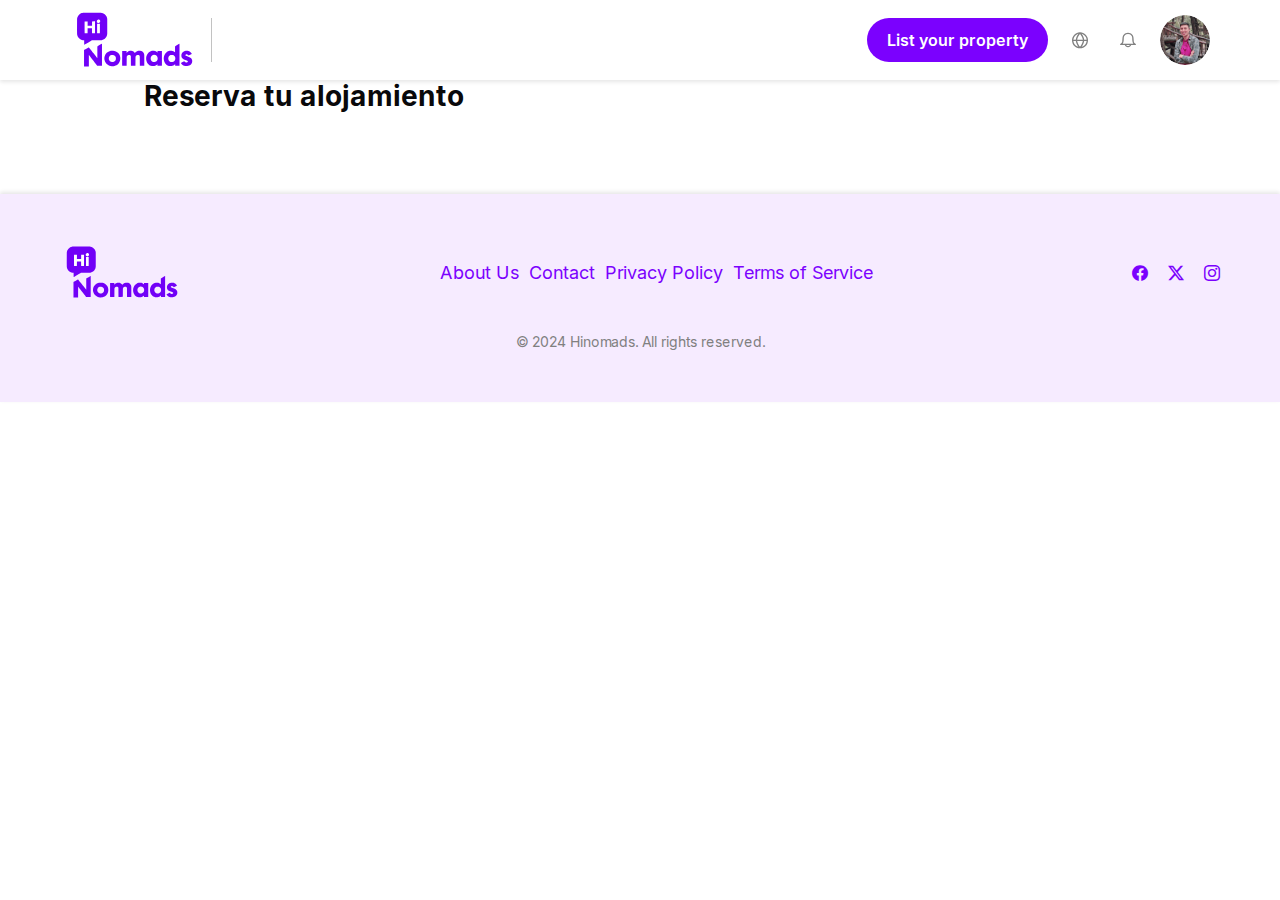
<file: profile/index.html>
<!DOCTYPE html><html lang="en" class="light" style="color-scheme:light"><head><meta charSet="UTF-8"/><meta charSet="utf-8"/><meta name="viewport" content="width=device-width, initial-scale=1"/><meta name="viewport" content="width=device-width, initial-scale=1"/><link rel="preload" href="/_next/static/media/bb3ef058b751a6ad-s.p.woff2" as="font" crossorigin="" type="font/woff2"/><link rel="preload" href="/_next/static/media/e4af272ccee01ff0-s.p.woff2" as="font" crossorigin="" type="font/woff2"/><link rel="stylesheet" href="/_next/static/css/d7381335018527dd.css" data-precedence="next"/><link rel="stylesheet" href="/_next/static/css/f5e86f34cb119e18.css" data-precedence="next"/><link rel="stylesheet" href="/_next/static/css/b82eb2ba18e8d254.css" data-precedence="next"/><link rel="stylesheet" href="/_next/static/css/ad2f0d277e052860.css" data-precedence="next"/><link rel="stylesheet" href="/_next/static/css/191e22171db759ce.css" data-precedence="next"/><link rel="preload" as="script" fetchPriority="low" href="/_next/static/chunks/webpack-2ad98d94e2eae275.js"/><script src="/_next/static/chunks/4bd1b696-e965f41bb10bd643.js" async=""></script><script src="/_next/static/chunks/684-854cd9ab1b96a212.js" async=""></script><script src="/_next/static/chunks/main-app-024b444217d19f0e.js" async=""></script><script src="/_next/static/chunks/576-e2ae966a7c7600cd.js" async=""></script><script src="/_next/static/chunks/app/layout-fb1365d317b055d8.js" async=""></script><meta name="next-size-adjust" content=""/><title>HiNomads | Unlocking a new era of mid-stay freedom. Free, intelligent and flexible.</title><link rel="icon" type="image/x-icon" href="/images/ic_hi.png"/><base href="/"/><script>document.querySelectorAll('body link[rel="icon"], body link[rel="apple-touch-icon"]').forEach(el => document.head.appendChild(el))</script><script src="/_next/static/chunks/polyfills-42372ed130431b0a.js" noModule=""></script></head><body class="min-h-screen bg-background font-sans antialiased __variable_e8ce0c"><header class="Header_header__gtmFw"><nav class="Header_nav__oxqCq"><div class="Header_nav__logoSection__G2r5_"><a class="Header_nav__logoLink__5qY5e" href="/"><img alt="Hinomads Logo" loading="lazy" width="334" height="160" decoding="async" data-nimg="1" class="Header_nav__logoImg__Uc51k" style="color:transparent" src="/svg/ic_hinomads.svg"/></a><div class="Header_nav__separator__hldC_"></div></div><div class="Header_nav__menu__ddMh5"><button class="p-ripple Header_nav__button__9rJoJ Header_nav__button--signup__vjFap">List your property<span role="presentation" aria-hidden="true" class="p-ink" data-pc-name="ripple" data-pc-section="root"></span></button><button aria-label="Language" class="p-ripple Header_nav__button__9rJoJ Header_nav__button--icon__iQ2_c"><i class="pi pi-globe"></i><span role="presentation" aria-hidden="true" class="p-ink" data-pc-name="ripple" data-pc-section="root"></span></button><button aria-label="Notifications" class="p-ripple Header_nav__button__9rJoJ Header_nav__button--icon__iQ2_c"><i class="pi pi-bell"></i><span role="presentation" aria-hidden="true" class="p-ink" data-pc-name="ripple" data-pc-section="root"></span></button><button aria-label="User profile" class="p-ripple Header_nav__button__9rJoJ Header_nav__button--icon__iQ2_c Header_nav__button--profile__ETD20"><span data-slot="avatar" class="relative flex size-8 shrink-0 overflow-hidden rounded-full Header_avatar__agYeg"><span data-slot="avatar-fallback" class="bg-muted flex size-full items-center justify-center rounded-full">CN</span></span><span role="presentation" aria-hidden="true" class="p-ink" data-pc-name="ripple" data-pc-section="root"></span></button></div></nav></header><main><div class="p-8"><h1 class="text-3xl font-bold">Reserva tu alojamiento</h1></div><!--$--><!--/$--><!--$--><!--/$--></main><footer class="Footer_footer__7blBZ"><div class="Footer_footer__content__mnGsU"><div class="Footer_footer__logoBox__ljiSg"><img alt="Hinomads Logo" loading="lazy" width="120" height="60" decoding="async" data-nimg="1" class="Footer_footer__logo__Txoyl" style="color:transparent" src="/svg/ic_hinomads.svg"/></div><nav class="Footer_footer__navigation__SMXwy"><ul class="Footer_footer__list__Q8XP2"><li><a class="Footer_footer__link__4PT1x" href="#">About Us</a></li><li><a class="Footer_footer__link__4PT1x" href="#">Contact</a></li><li><a class="Footer_footer__link__4PT1x" href="#">Privacy Policy</a></li><li><a class="Footer_footer__link__4PT1x" href="#">Terms of Service</a></li></ul></nav><div class="Footer_footer__social__Ui_90"><a class="Footer_footer__socialLink__FzJbx" href="#"><i class="pi pi-facebook"></i></a><a class="Footer_footer__socialLink__FzJbx" href="#"><i class="pi pi-twitter"></i></a><a class="Footer_footer__socialLink__FzJbx" href="#"><i class="pi pi-instagram"></i></a></div></div><div class="Footer_footer__copyright__sR43Q">© 2024 Hinomads. All rights reserved.</div></footer><script src="/_next/static/chunks/webpack-2ad98d94e2eae275.js" async=""></script><script>(self.__next_f=self.__next_f||[]).push([0])</script><script>self.__next_f.push([1,"1:\"$Sreact.fragment\"\n2:I[4396,[\"576\",\"static/chunks/576-e2ae966a7c7600cd.js\",\"177\",\"static/chunks/app/layout-fb1365d317b055d8.js\"],\"PrimeReactProvider\"]\n3:I[212,[\"576\",\"static/chunks/576-e2ae966a7c7600cd.js\",\"177\",\"static/chunks/app/layout-fb1365d317b055d8.js\"],\"Header\"]\n4:I[7555,[],\"\"]\n5:I[1295,[],\"\"]\n6:I[3063,[\"576\",\"static/chunks/576-e2ae966a7c7600cd.js\",\"177\",\"static/chunks/app/layout-fb1365d317b055d8.js\"],\"Image\"]\n7:I[6874,[\"576\",\"static/chunks/576-e2ae966a7c7600cd.js\",\"177\",\"static/chunks/app/layout-fb1365d317b055d8.js\"],\"\"]\n8:I[9665,[],\"MetadataBoundary\"]\na:I[9665,[],\"OutletBoundary\"]\nd:I[4911,[],\"AsyncMetadataOutlet\"]\nf:I[9665,[],\"ViewportBoundary\"]\n11:I[6614,[],\"\"]\n:HL[\"/_next/static/media/bb3ef058b751a6ad-s.p.woff2\",\"font\",{\"crossOrigin\":\"\",\"type\":\"font/woff2\"}]\n:HL[\"/_next/static/media/e4af272ccee01ff0-s.p.woff2\",\"font\",{\"crossOrigin\":\"\",\"type\":\"font/woff2\"}]\n:HL[\"/_next/static/css/d7381335018527dd.css\",\"style\"]\n:HL[\"/_next/static/css/f5e86f34cb119e18.css\",\"style\"]\n:HL[\"/_next/static/css/b82eb2ba18e8d254.css\",\"style\"]\n:HL[\"/_next/static/css/ad2f0d277e052860.css\",\"style\"]\n:HL[\"/_next/static/css/191e22171db759ce.css\",\"style\"]\n"])</script><script>self.__next_f.push([1,"0:{\"P\":null,\"b\":\"fvs6ajcchO1kPAOimETqb\",\"p\":\"\",\"c\":[\"\",\"profile\",\"\"],\"i\":false,\"f\":[[[\"\",{\"children\":[\"profile\",{\"children\":[\"__PAGE__\",{}]}]},\"$undefined\",\"$undefined\",true],[\"\",[\"$\",\"$1\",\"c\",{\"children\":[[[\"$\",\"link\",\"0\",{\"rel\":\"stylesheet\",\"href\":\"/_next/static/css/d7381335018527dd.css\",\"precedence\":\"next\",\"crossOrigin\":\"$undefined\",\"nonce\":\"$undefined\"}],[\"$\",\"link\",\"1\",{\"rel\":\"stylesheet\",\"href\":\"/_next/static/css/f5e86f34cb119e18.css\",\"precedence\":\"next\",\"crossOrigin\":\"$undefined\",\"nonce\":\"$undefined\"}],[\"$\",\"link\",\"2\",{\"rel\":\"stylesheet\",\"href\":\"/_next/static/css/b82eb2ba18e8d254.css\",\"precedence\":\"next\",\"crossOrigin\":\"$undefined\",\"nonce\":\"$undefined\"}],[\"$\",\"link\",\"3\",{\"rel\":\"stylesheet\",\"href\":\"/_next/static/css/ad2f0d277e052860.css\",\"precedence\":\"next\",\"crossOrigin\":\"$undefined\",\"nonce\":\"$undefined\"}],[\"$\",\"link\",\"4\",{\"rel\":\"stylesheet\",\"href\":\"/_next/static/css/191e22171db759ce.css\",\"precedence\":\"next\",\"crossOrigin\":\"$undefined\",\"nonce\":\"$undefined\"}]],[\"$\",\"html\",null,{\"lang\":\"en\",\"className\":\"light\",\"style\":{\"colorScheme\":\"light\"},\"suppressHydrationWarning\":true,\"children\":[[\"$\",\"head\",null,{\"children\":[[\"$\",\"meta\",null,{\"charSet\":\"UTF-8\"}],[\"$\",\"title\",null,{\"children\":\"HiNomads | Unlocking a new era of mid-stay freedom. Free, intelligent and flexible.\"}],[\"$\",\"base\",null,{\"href\":\"/\"}],[\"$\",\"meta\",null,{\"name\":\"viewport\",\"content\":\"width=device-width, initial-scale=1\"}],[\"$\",\"link\",null,{\"rel\":\"icon\",\"type\":\"image/x-icon\",\"href\":\"/images/ic_hi.png\"}]]}],[\"$\",\"body\",null,{\"className\":\"min-h-screen bg-background font-sans antialiased __variable_e8ce0c\",\"children\":[\"$\",\"$L2\",null,{\"value\":{\"ripple\":true},\"children\":[[\"$\",\"$L3\",null,{}],[\"$\",\"main\",null,{\"children\":[\"$\",\"$L4\",null,{\"parallelRouterKey\":\"children\",\"error\":\"$undefined\",\"errorStyles\":\"$undefined\",\"errorScripts\":\"$undefined\",\"template\":[\"$\",\"$L5\",null,{}],\"templateStyles\":\"$undefined\",\"templateScripts\":\"$undefined\",\"notFound\":[[[\"$\",\"title\",null,{\"children\":\"404: This page could not be found.\"}],[\"$\",\"div\",null,{\"style\":{\"fontFamily\":\"system-ui,\\\"Segoe UI\\\",Roboto,Helvetica,Arial,sans-serif,\\\"Apple Color Emoji\\\",\\\"Segoe UI Emoji\\\"\",\"height\":\"100vh\",\"textAlign\":\"center\",\"display\":\"flex\",\"flexDirection\":\"column\",\"alignItems\":\"center\",\"justifyContent\":\"center\"},\"children\":[\"$\",\"div\",null,{\"children\":[[\"$\",\"style\",null,{\"dangerouslySetInnerHTML\":{\"__html\":\"body{color:#000;background:#fff;margin:0}.next-error-h1{border-right:1px solid rgba(0,0,0,.3)}@media (prefers-color-scheme:dark){body{color:#fff;background:#000}.next-error-h1{border-right:1px solid rgba(255,255,255,.3)}}\"}}],[\"$\",\"h1\",null,{\"className\":\"next-error-h1\",\"style\":{\"display\":\"inline-block\",\"margin\":\"0 20px 0 0\",\"padding\":\"0 23px 0 0\",\"fontSize\":24,\"fontWeight\":500,\"verticalAlign\":\"top\",\"lineHeight\":\"49px\"},\"children\":404}],[\"$\",\"div\",null,{\"style\":{\"display\":\"inline-block\"},\"children\":[\"$\",\"h2\",null,{\"style\":{\"fontSize\":14,\"fontWeight\":400,\"lineHeight\":\"49px\",\"margin\":0},\"children\":\"This page could not be found.\"}]}]]}]}]],[]],\"forbidden\":\"$undefined\",\"unauthorized\":\"$undefined\"}]}],[\"$\",\"footer\",null,{\"className\":\"Footer_footer__7blBZ\",\"children\":[[\"$\",\"div\",null,{\"className\":\"Footer_footer__content__mnGsU\",\"children\":[[\"$\",\"div\",null,{\"className\":\"Footer_footer__logoBox__ljiSg\",\"children\":[\"$\",\"$L6\",null,{\"src\":\"/svg/ic_hinomads.svg\",\"alt\":\"Hinomads Logo\",\"width\":120,\"height\":60,\"className\":\"Footer_footer__logo__Txoyl\"}]}],[\"$\",\"nav\",null,{\"className\":\"Footer_footer__navigation__SMXwy\",\"children\":[\"$\",\"ul\",null,{\"className\":\"Footer_footer__list__Q8XP2\",\"children\":[[\"$\",\"li\",\"About Us\",{\"className\":\"$undefined\",\"children\":[\"$\",\"$L7\",null,{\"href\":\"#\",\"className\":\"Footer_footer__link__4PT1x\",\"children\":\"About Us\"}]}],[\"$\",\"li\",\"Contact\",{\"className\":\"$undefined\",\"children\":[\"$\",\"$L7\",null,{\"href\":\"#\",\"className\":\"Footer_footer__link__4PT1x\",\"children\":\"Contact\"}]}],[\"$\",\"li\",\"Privacy Policy\",{\"className\":\"$undefined\",\"children\":[\"$\",\"$L7\",null,{\"href\":\"#\",\"className\":\"Footer_footer__link__4PT1x\",\"children\":\"Privacy Policy\"}]}],[\"$\",\"li\",\"Terms of Service\",{\"className\":\"$undefined\",\"children\":[\"$\",\"$L7\",null,{\"href\":\"#\",\"className\":\"Footer_footer__link__4PT1x\",\"children\":\"Terms of Service\"}]}]]}]}],[\"$\",\"div\",null,{\"className\":\"Footer_footer__social__Ui_90\",\"children\":[[\"$\",\"$L7\",\"facebook\",{\"href\":\"#\",\"className\":\"Footer_footer__socialLink__FzJbx\",\"children\":[\"$\",\"i\",null,{\"className\":\"pi pi-facebook\"}]}],[\"$\",\"$L7\",\"twitter\",{\"href\":\"#\",\"className\":\"Footer_footer__socialLink__FzJbx\",\"children\":[\"$\",\"i\",null,{\"className\":\"pi pi-twitter\"}]}],[\"$\",\"$L7\",\"instagram\",{\"href\":\"#\",\"className\":\"Footer_footer__socialLink__FzJbx\",\"children\":[\"$\",\"i\",null,{\"className\":\"pi pi-instagram\"}]}]]}]]}],[\"$\",\"div\",null,{\"className\":\"Footer_footer__copyright__sR43Q\",\"children\":\"© 2024 Hinomads. All rights reserved.\"}]]}]]}]}]]}]]}],{\"children\":[\"profile\",[\"$\",\"$1\",\"c\",{\"children\":[null,[\"$\",\"$L4\",null,{\"parallelRouterKey\":\"children\",\"error\":\"$undefined\",\"errorStyles\":\"$undefined\",\"errorScripts\":\"$undefined\",\"template\":[\"$\",\"$L5\",null,{}],\"templateStyles\":\"$undefined\",\"templateScripts\":\"$undefined\",\"notFound\":\"$undefined\",\"forbidden\":\"$undefined\",\"unauthorized\":\"$undefined\"}]]}],{\"children\":[\"__PAGE__\",[\"$\",\"$1\",\"c\",{\"children\":[[\"$\",\"div\",null,{\"className\":\"p-8\",\"children\":[\"$\",\"h1\",null,{\"className\":\"text-3xl font-bold\",\"children\":\"Reserva tu alojamiento\"}]}],[\"$\",\"$L8\",null,{\"children\":\"$L9\"}],null,[\"$\",\"$La\",null,{\"children\":[\"$Lb\",\"$Lc\",[\"$\",\"$Ld\",null,{\"promise\":\"$@e\"}]]}]]}],{},null,false]},null,false]},null,false],[\"$\",\"$1\",\"h\",{\"children\":[null,[\"$\",\"$1\",\"LjbDby1j62efNzYXH0BOR\",{\"children\":[[\"$\",\"$Lf\",null,{\"children\":\"$L10\"}],[\"$\",\"meta\",null,{\"name\":\"next-size-adjust\",\"content\":\"\"}]]}],null]}],false]],\"m\":\"$undefined\",\"G\":[\"$11\",\"$undefined\"],\"s\":false,\"S\":true}\n"])</script><script>self.__next_f.push([1,"12:\"$Sreact.suspense\"\n13:I[4911,[],\"AsyncMetadata\"]\n9:[\"$\",\"$12\",null,{\"fallback\":null,\"children\":[\"$\",\"$L13\",null,{\"promise\":\"$@14\"}]}]\n"])</script><script>self.__next_f.push([1,"c:null\n"])</script><script>self.__next_f.push([1,"10:[[\"$\",\"meta\",\"0\",{\"charSet\":\"utf-8\"}],[\"$\",\"meta\",\"1\",{\"name\":\"viewport\",\"content\":\"width=device-width, initial-scale=1\"}]]\nb:null\n"])</script><script>self.__next_f.push([1,"14:{\"metadata\":[],\"error\":null,\"digest\":\"$undefined\"}\ne:{\"metadata\":\"$14:metadata\",\"error\":null,\"digest\":\"$undefined\"}\n"])</script></body></html>
</file>
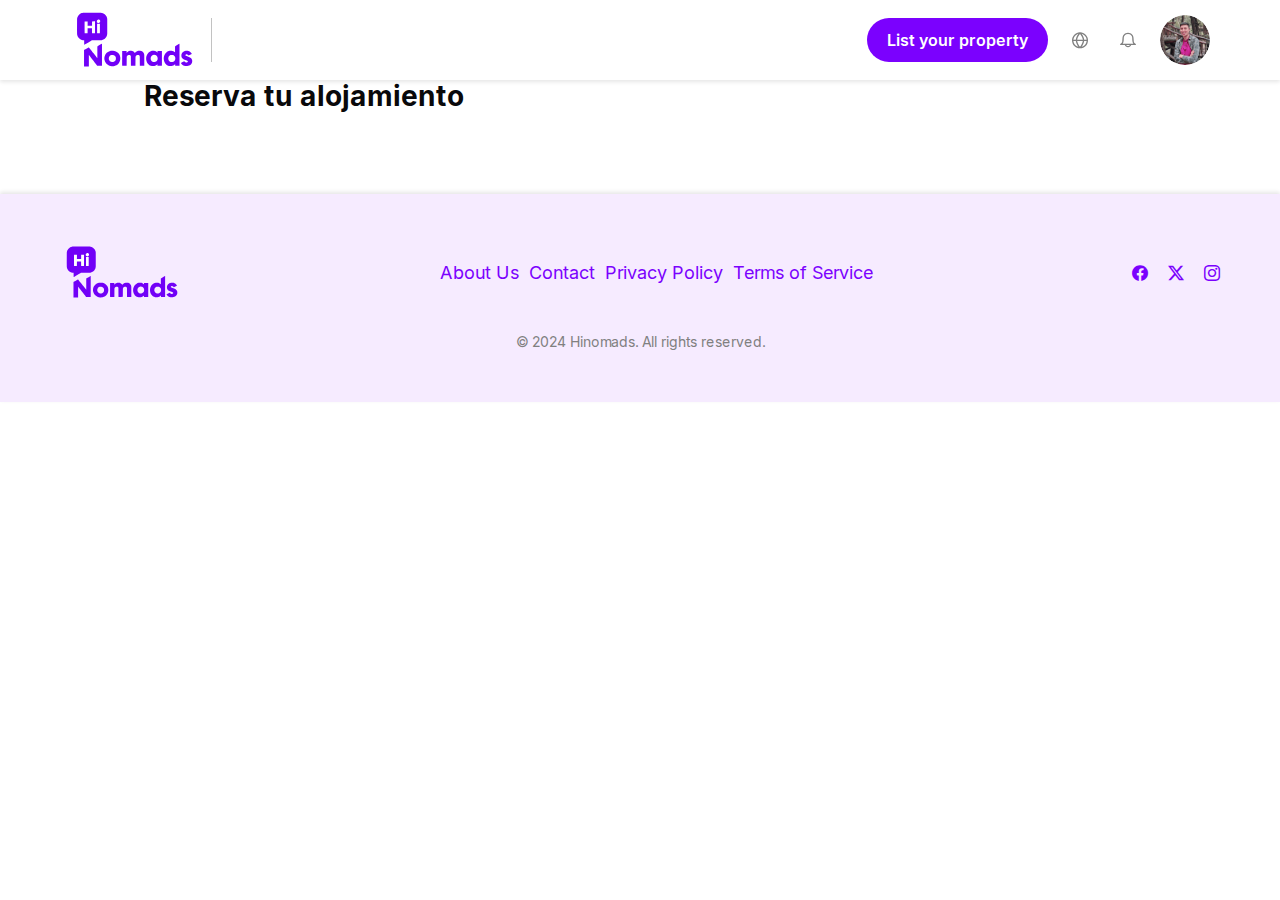
<file: search/index.html>
<!DOCTYPE html><html lang="en" class="light" style="color-scheme:light"><head><meta charSet="UTF-8"/><meta charSet="utf-8"/><meta name="viewport" content="width=device-width, initial-scale=1"/><meta name="viewport" content="width=device-width, initial-scale=1"/><link rel="preload" href="/_next/static/media/bb3ef058b751a6ad-s.p.woff2" as="font" crossorigin="" type="font/woff2"/><link rel="preload" href="/_next/static/media/e4af272ccee01ff0-s.p.woff2" as="font" crossorigin="" type="font/woff2"/><link rel="stylesheet" href="/_next/static/css/d7381335018527dd.css" data-precedence="next"/><link rel="stylesheet" href="/_next/static/css/f5e86f34cb119e18.css" data-precedence="next"/><link rel="stylesheet" href="/_next/static/css/b82eb2ba18e8d254.css" data-precedence="next"/><link rel="stylesheet" href="/_next/static/css/ad2f0d277e052860.css" data-precedence="next"/><link rel="stylesheet" href="/_next/static/css/191e22171db759ce.css" data-precedence="next"/><link rel="preload" as="script" fetchPriority="low" href="/_next/static/chunks/webpack-2ad98d94e2eae275.js"/><script src="/_next/static/chunks/4bd1b696-e965f41bb10bd643.js" async=""></script><script src="/_next/static/chunks/684-854cd9ab1b96a212.js" async=""></script><script src="/_next/static/chunks/main-app-024b444217d19f0e.js" async=""></script><script src="/_next/static/chunks/576-e2ae966a7c7600cd.js" async=""></script><script src="/_next/static/chunks/app/layout-fb1365d317b055d8.js" async=""></script><meta name="next-size-adjust" content=""/><title>HiNomads | Unlocking a new era of mid-stay freedom. Free, intelligent and flexible.</title><link rel="icon" type="image/x-icon" href="/images/ic_hi.png"/><base href="/"/><script>document.querySelectorAll('body link[rel="icon"], body link[rel="apple-touch-icon"]').forEach(el => document.head.appendChild(el))</script><script src="/_next/static/chunks/polyfills-42372ed130431b0a.js" noModule=""></script></head><body class="min-h-screen bg-background font-sans antialiased __variable_e8ce0c"><header class="Header_header__gtmFw"><nav class="Header_nav__oxqCq"><div class="Header_nav__logoSection__G2r5_"><a class="Header_nav__logoLink__5qY5e" href="/"><img alt="Hinomads Logo" loading="lazy" width="334" height="160" decoding="async" data-nimg="1" class="Header_nav__logoImg__Uc51k" style="color:transparent" src="/svg/ic_hinomads.svg"/></a><div class="Header_nav__separator__hldC_"></div></div><div class="Header_nav__menu__ddMh5"><button class="p-ripple Header_nav__button__9rJoJ Header_nav__button--signup__vjFap">List your property<span role="presentation" aria-hidden="true" class="p-ink" data-pc-name="ripple" data-pc-section="root"></span></button><button aria-label="Language" class="p-ripple Header_nav__button__9rJoJ Header_nav__button--icon__iQ2_c"><i class="pi pi-globe"></i><span role="presentation" aria-hidden="true" class="p-ink" data-pc-name="ripple" data-pc-section="root"></span></button><button aria-label="Notifications" class="p-ripple Header_nav__button__9rJoJ Header_nav__button--icon__iQ2_c"><i class="pi pi-bell"></i><span role="presentation" aria-hidden="true" class="p-ink" data-pc-name="ripple" data-pc-section="root"></span></button><button aria-label="User profile" class="p-ripple Header_nav__button__9rJoJ Header_nav__button--icon__iQ2_c Header_nav__button--profile__ETD20"><span data-slot="avatar" class="relative flex size-8 shrink-0 overflow-hidden rounded-full Header_avatar__agYeg"><span data-slot="avatar-fallback" class="bg-muted flex size-full items-center justify-center rounded-full">CN</span></span><span role="presentation" aria-hidden="true" class="p-ink" data-pc-name="ripple" data-pc-section="root"></span></button></div></nav></header><main><div class="p-8"><h1 class="text-3xl font-bold">Reserva tu alojamiento</h1></div><!--$--><!--/$--><!--$--><!--/$--></main><footer class="Footer_footer__7blBZ"><div class="Footer_footer__content__mnGsU"><div class="Footer_footer__logoBox__ljiSg"><img alt="Hinomads Logo" loading="lazy" width="120" height="60" decoding="async" data-nimg="1" class="Footer_footer__logo__Txoyl" style="color:transparent" src="/svg/ic_hinomads.svg"/></div><nav class="Footer_footer__navigation__SMXwy"><ul class="Footer_footer__list__Q8XP2"><li><a class="Footer_footer__link__4PT1x" href="#">About Us</a></li><li><a class="Footer_footer__link__4PT1x" href="#">Contact</a></li><li><a class="Footer_footer__link__4PT1x" href="#">Privacy Policy</a></li><li><a class="Footer_footer__link__4PT1x" href="#">Terms of Service</a></li></ul></nav><div class="Footer_footer__social__Ui_90"><a class="Footer_footer__socialLink__FzJbx" href="#"><i class="pi pi-facebook"></i></a><a class="Footer_footer__socialLink__FzJbx" href="#"><i class="pi pi-twitter"></i></a><a class="Footer_footer__socialLink__FzJbx" href="#"><i class="pi pi-instagram"></i></a></div></div><div class="Footer_footer__copyright__sR43Q">© 2024 Hinomads. All rights reserved.</div></footer><script src="/_next/static/chunks/webpack-2ad98d94e2eae275.js" async=""></script><script>(self.__next_f=self.__next_f||[]).push([0])</script><script>self.__next_f.push([1,"1:\"$Sreact.fragment\"\n2:I[4396,[\"576\",\"static/chunks/576-e2ae966a7c7600cd.js\",\"177\",\"static/chunks/app/layout-fb1365d317b055d8.js\"],\"PrimeReactProvider\"]\n3:I[212,[\"576\",\"static/chunks/576-e2ae966a7c7600cd.js\",\"177\",\"static/chunks/app/layout-fb1365d317b055d8.js\"],\"Header\"]\n4:I[7555,[],\"\"]\n5:I[1295,[],\"\"]\n6:I[3063,[\"576\",\"static/chunks/576-e2ae966a7c7600cd.js\",\"177\",\"static/chunks/app/layout-fb1365d317b055d8.js\"],\"Image\"]\n7:I[6874,[\"576\",\"static/chunks/576-e2ae966a7c7600cd.js\",\"177\",\"static/chunks/app/layout-fb1365d317b055d8.js\"],\"\"]\n8:I[9665,[],\"MetadataBoundary\"]\na:I[9665,[],\"OutletBoundary\"]\nd:I[4911,[],\"AsyncMetadataOutlet\"]\nf:I[9665,[],\"ViewportBoundary\"]\n11:I[6614,[],\"\"]\n:HL[\"/_next/static/media/bb3ef058b751a6ad-s.p.woff2\",\"font\",{\"crossOrigin\":\"\",\"type\":\"font/woff2\"}]\n:HL[\"/_next/static/media/e4af272ccee01ff0-s.p.woff2\",\"font\",{\"crossOrigin\":\"\",\"type\":\"font/woff2\"}]\n:HL[\"/_next/static/css/d7381335018527dd.css\",\"style\"]\n:HL[\"/_next/static/css/f5e86f34cb119e18.css\",\"style\"]\n:HL[\"/_next/static/css/b82eb2ba18e8d254.css\",\"style\"]\n:HL[\"/_next/static/css/ad2f0d277e052860.css\",\"style\"]\n:HL[\"/_next/static/css/191e22171db759ce.css\",\"style\"]\n"])</script><script>self.__next_f.push([1,"0:{\"P\":null,\"b\":\"fvs6ajcchO1kPAOimETqb\",\"p\":\"\",\"c\":[\"\",\"search\",\"\"],\"i\":false,\"f\":[[[\"\",{\"children\":[\"search\",{\"children\":[\"__PAGE__\",{}]}]},\"$undefined\",\"$undefined\",true],[\"\",[\"$\",\"$1\",\"c\",{\"children\":[[[\"$\",\"link\",\"0\",{\"rel\":\"stylesheet\",\"href\":\"/_next/static/css/d7381335018527dd.css\",\"precedence\":\"next\",\"crossOrigin\":\"$undefined\",\"nonce\":\"$undefined\"}],[\"$\",\"link\",\"1\",{\"rel\":\"stylesheet\",\"href\":\"/_next/static/css/f5e86f34cb119e18.css\",\"precedence\":\"next\",\"crossOrigin\":\"$undefined\",\"nonce\":\"$undefined\"}],[\"$\",\"link\",\"2\",{\"rel\":\"stylesheet\",\"href\":\"/_next/static/css/b82eb2ba18e8d254.css\",\"precedence\":\"next\",\"crossOrigin\":\"$undefined\",\"nonce\":\"$undefined\"}],[\"$\",\"link\",\"3\",{\"rel\":\"stylesheet\",\"href\":\"/_next/static/css/ad2f0d277e052860.css\",\"precedence\":\"next\",\"crossOrigin\":\"$undefined\",\"nonce\":\"$undefined\"}],[\"$\",\"link\",\"4\",{\"rel\":\"stylesheet\",\"href\":\"/_next/static/css/191e22171db759ce.css\",\"precedence\":\"next\",\"crossOrigin\":\"$undefined\",\"nonce\":\"$undefined\"}]],[\"$\",\"html\",null,{\"lang\":\"en\",\"className\":\"light\",\"style\":{\"colorScheme\":\"light\"},\"suppressHydrationWarning\":true,\"children\":[[\"$\",\"head\",null,{\"children\":[[\"$\",\"meta\",null,{\"charSet\":\"UTF-8\"}],[\"$\",\"title\",null,{\"children\":\"HiNomads | Unlocking a new era of mid-stay freedom. Free, intelligent and flexible.\"}],[\"$\",\"base\",null,{\"href\":\"/\"}],[\"$\",\"meta\",null,{\"name\":\"viewport\",\"content\":\"width=device-width, initial-scale=1\"}],[\"$\",\"link\",null,{\"rel\":\"icon\",\"type\":\"image/x-icon\",\"href\":\"/images/ic_hi.png\"}]]}],[\"$\",\"body\",null,{\"className\":\"min-h-screen bg-background font-sans antialiased __variable_e8ce0c\",\"children\":[\"$\",\"$L2\",null,{\"value\":{\"ripple\":true},\"children\":[[\"$\",\"$L3\",null,{}],[\"$\",\"main\",null,{\"children\":[\"$\",\"$L4\",null,{\"parallelRouterKey\":\"children\",\"error\":\"$undefined\",\"errorStyles\":\"$undefined\",\"errorScripts\":\"$undefined\",\"template\":[\"$\",\"$L5\",null,{}],\"templateStyles\":\"$undefined\",\"templateScripts\":\"$undefined\",\"notFound\":[[[\"$\",\"title\",null,{\"children\":\"404: This page could not be found.\"}],[\"$\",\"div\",null,{\"style\":{\"fontFamily\":\"system-ui,\\\"Segoe UI\\\",Roboto,Helvetica,Arial,sans-serif,\\\"Apple Color Emoji\\\",\\\"Segoe UI Emoji\\\"\",\"height\":\"100vh\",\"textAlign\":\"center\",\"display\":\"flex\",\"flexDirection\":\"column\",\"alignItems\":\"center\",\"justifyContent\":\"center\"},\"children\":[\"$\",\"div\",null,{\"children\":[[\"$\",\"style\",null,{\"dangerouslySetInnerHTML\":{\"__html\":\"body{color:#000;background:#fff;margin:0}.next-error-h1{border-right:1px solid rgba(0,0,0,.3)}@media (prefers-color-scheme:dark){body{color:#fff;background:#000}.next-error-h1{border-right:1px solid rgba(255,255,255,.3)}}\"}}],[\"$\",\"h1\",null,{\"className\":\"next-error-h1\",\"style\":{\"display\":\"inline-block\",\"margin\":\"0 20px 0 0\",\"padding\":\"0 23px 0 0\",\"fontSize\":24,\"fontWeight\":500,\"verticalAlign\":\"top\",\"lineHeight\":\"49px\"},\"children\":404}],[\"$\",\"div\",null,{\"style\":{\"display\":\"inline-block\"},\"children\":[\"$\",\"h2\",null,{\"style\":{\"fontSize\":14,\"fontWeight\":400,\"lineHeight\":\"49px\",\"margin\":0},\"children\":\"This page could not be found.\"}]}]]}]}]],[]],\"forbidden\":\"$undefined\",\"unauthorized\":\"$undefined\"}]}],[\"$\",\"footer\",null,{\"className\":\"Footer_footer__7blBZ\",\"children\":[[\"$\",\"div\",null,{\"className\":\"Footer_footer__content__mnGsU\",\"children\":[[\"$\",\"div\",null,{\"className\":\"Footer_footer__logoBox__ljiSg\",\"children\":[\"$\",\"$L6\",null,{\"src\":\"/svg/ic_hinomads.svg\",\"alt\":\"Hinomads Logo\",\"width\":120,\"height\":60,\"className\":\"Footer_footer__logo__Txoyl\"}]}],[\"$\",\"nav\",null,{\"className\":\"Footer_footer__navigation__SMXwy\",\"children\":[\"$\",\"ul\",null,{\"className\":\"Footer_footer__list__Q8XP2\",\"children\":[[\"$\",\"li\",\"About Us\",{\"className\":\"$undefined\",\"children\":[\"$\",\"$L7\",null,{\"href\":\"#\",\"className\":\"Footer_footer__link__4PT1x\",\"children\":\"About Us\"}]}],[\"$\",\"li\",\"Contact\",{\"className\":\"$undefined\",\"children\":[\"$\",\"$L7\",null,{\"href\":\"#\",\"className\":\"Footer_footer__link__4PT1x\",\"children\":\"Contact\"}]}],[\"$\",\"li\",\"Privacy Policy\",{\"className\":\"$undefined\",\"children\":[\"$\",\"$L7\",null,{\"href\":\"#\",\"className\":\"Footer_footer__link__4PT1x\",\"children\":\"Privacy Policy\"}]}],[\"$\",\"li\",\"Terms of Service\",{\"className\":\"$undefined\",\"children\":[\"$\",\"$L7\",null,{\"href\":\"#\",\"className\":\"Footer_footer__link__4PT1x\",\"children\":\"Terms of Service\"}]}]]}]}],[\"$\",\"div\",null,{\"className\":\"Footer_footer__social__Ui_90\",\"children\":[[\"$\",\"$L7\",\"facebook\",{\"href\":\"#\",\"className\":\"Footer_footer__socialLink__FzJbx\",\"children\":[\"$\",\"i\",null,{\"className\":\"pi pi-facebook\"}]}],[\"$\",\"$L7\",\"twitter\",{\"href\":\"#\",\"className\":\"Footer_footer__socialLink__FzJbx\",\"children\":[\"$\",\"i\",null,{\"className\":\"pi pi-twitter\"}]}],[\"$\",\"$L7\",\"instagram\",{\"href\":\"#\",\"className\":\"Footer_footer__socialLink__FzJbx\",\"children\":[\"$\",\"i\",null,{\"className\":\"pi pi-instagram\"}]}]]}]]}],[\"$\",\"div\",null,{\"className\":\"Footer_footer__copyright__sR43Q\",\"children\":\"© 2024 Hinomads. All rights reserved.\"}]]}]]}]}]]}]]}],{\"children\":[\"search\",[\"$\",\"$1\",\"c\",{\"children\":[null,[\"$\",\"$L4\",null,{\"parallelRouterKey\":\"children\",\"error\":\"$undefined\",\"errorStyles\":\"$undefined\",\"errorScripts\":\"$undefined\",\"template\":[\"$\",\"$L5\",null,{}],\"templateStyles\":\"$undefined\",\"templateScripts\":\"$undefined\",\"notFound\":\"$undefined\",\"forbidden\":\"$undefined\",\"unauthorized\":\"$undefined\"}]]}],{\"children\":[\"__PAGE__\",[\"$\",\"$1\",\"c\",{\"children\":[[\"$\",\"div\",null,{\"className\":\"p-8\",\"children\":[\"$\",\"h1\",null,{\"className\":\"text-3xl font-bold\",\"children\":\"Reserva tu alojamiento\"}]}],[\"$\",\"$L8\",null,{\"children\":\"$L9\"}],null,[\"$\",\"$La\",null,{\"children\":[\"$Lb\",\"$Lc\",[\"$\",\"$Ld\",null,{\"promise\":\"$@e\"}]]}]]}],{},null,false]},null,false]},null,false],[\"$\",\"$1\",\"h\",{\"children\":[null,[\"$\",\"$1\",\"gb3F7N99Rj8R-GJldmkeO\",{\"children\":[[\"$\",\"$Lf\",null,{\"children\":\"$L10\"}],[\"$\",\"meta\",null,{\"name\":\"next-size-adjust\",\"content\":\"\"}]]}],null]}],false]],\"m\":\"$undefined\",\"G\":[\"$11\",\"$undefined\"],\"s\":false,\"S\":true}\n"])</script><script>self.__next_f.push([1,"12:\"$Sreact.suspense\"\n13:I[4911,[],\"AsyncMetadata\"]\n9:[\"$\",\"$12\",null,{\"fallback\":null,\"children\":[\"$\",\"$L13\",null,{\"promise\":\"$@14\"}]}]\n"])</script><script>self.__next_f.push([1,"c:null\n"])</script><script>self.__next_f.push([1,"10:[[\"$\",\"meta\",\"0\",{\"charSet\":\"utf-8\"}],[\"$\",\"meta\",\"1\",{\"name\":\"viewport\",\"content\":\"width=device-width, initial-scale=1\"}]]\nb:null\n"])</script><script>self.__next_f.push([1,"14:{\"metadata\":[],\"error\":null,\"digest\":\"$undefined\"}\ne:{\"metadata\":\"$14:metadata\",\"error\":null,\"digest\":\"$undefined\"}\n"])</script></body></html>
</file>
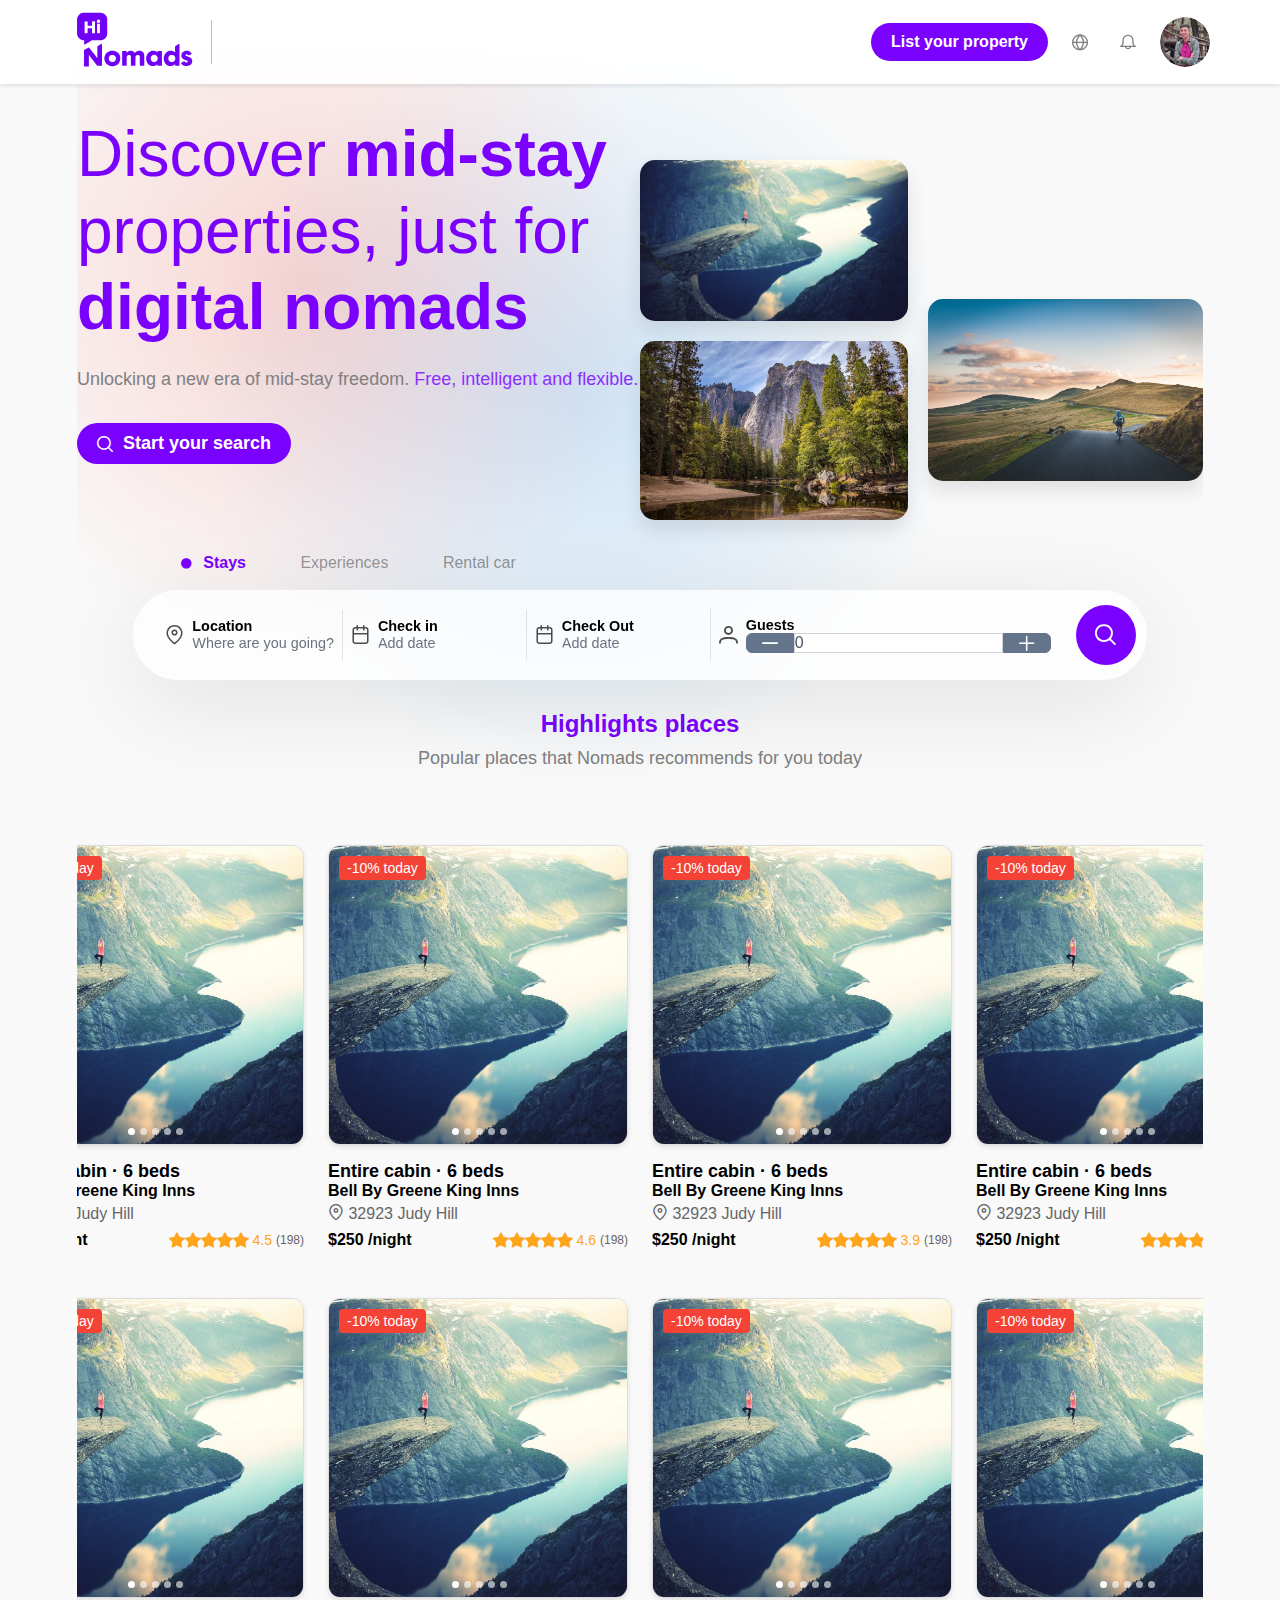
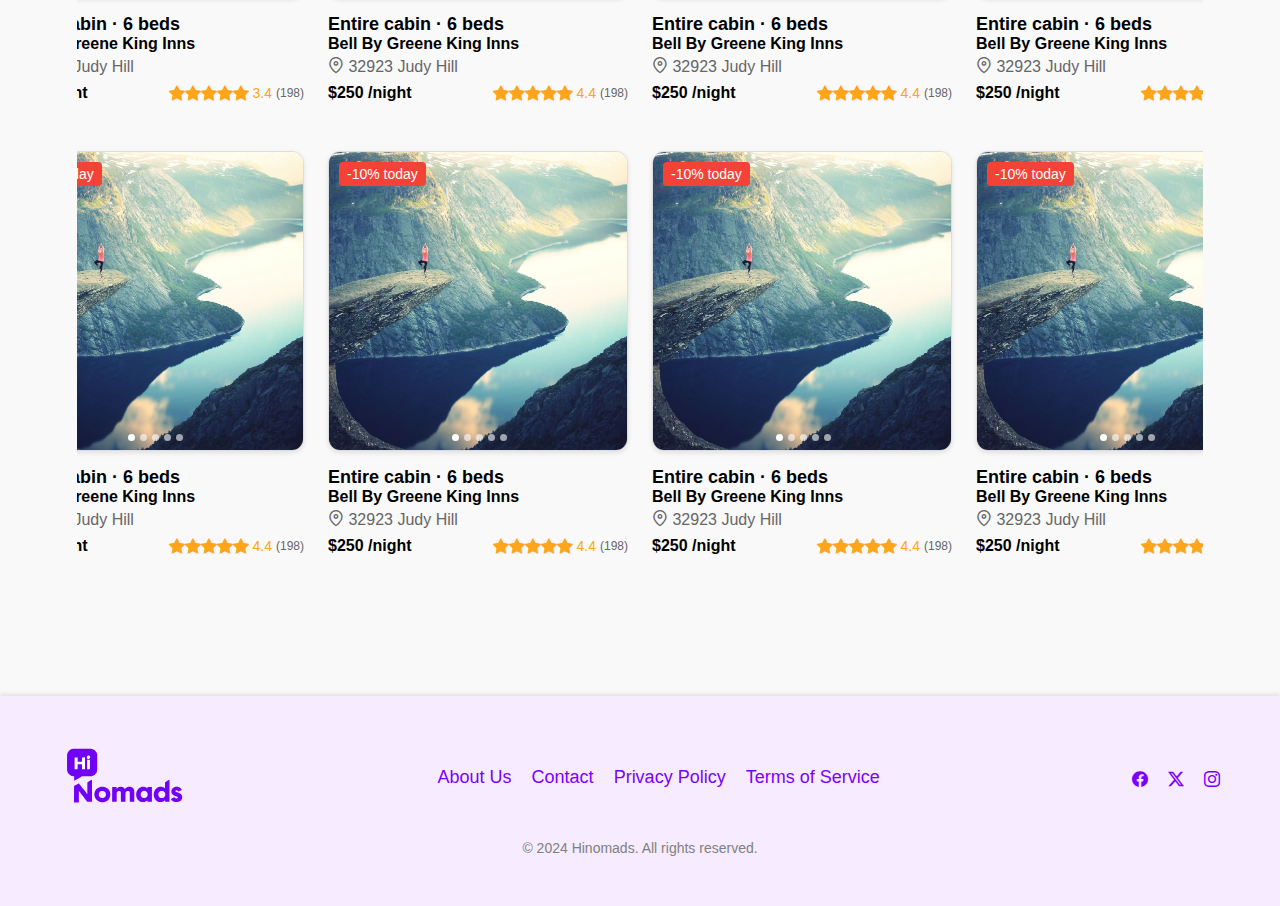
<file: index.csr.html>
<!doctype html>
<html lang="es" data-critters-container>
<head>
  <meta charset="UTF-8">
  <title>Hinomads | Unlocking a new era of mid-stay freedom. Free, intelligent and flexible.</title>
  <base href="/">
  <meta name="viewport" content="width=device-width, initial-scale=1">
  <link rel="icon" type="image/x-icon" href="/assets/img/ic_hi.png">
<style>*{margin:0;padding:0;box-sizing:border-box}body{font-family:Nunito,sans-serif;background-color:#f9f9f9;padding-left:77px;padding-right:77px}:root{font-family:Inter var,sans-serif;font-feature-settings:"cv02","cv03","cv04","cv11";font-variation-settings:normal;--font-family:"Inter var", sans-serif;--font-feature-settings:"cv02", "cv03", "cv04", "cv11";--surface-a:#ffffff;--surface-b:#f9fafb;--surface-c:#f3f4f6;--surface-d:#e5e7eb;--surface-e:#ffffff;--surface-f:#ffffff;--text-color:#4b5563;--text-color-secondary:#6b7280;--primary-color:#3B82F6;--primary-color-text:#ffffff;--surface-0:#ffffff;--surface-50:#f9fafb;--surface-100:#f3f4f6;--surface-200:#e5e7eb;--surface-300:#d1d5db;--surface-400:#9ca3af;--surface-500:#6b7280;--surface-600:#4b5563;--surface-700:#374151;--surface-800:#1f2937;--surface-900:#111827;--gray-50:#f9fafb;--gray-100:#f3f4f6;--gray-200:#e5e7eb;--gray-300:#d1d5db;--gray-400:#9ca3af;--gray-500:#6b7280;--gray-600:#4b5563;--gray-700:#374151;--gray-800:#1f2937;--gray-900:#111827;--content-padding:1.25rem;--inline-spacing:.5rem;--border-radius:6px;--surface-ground:#f9fafb;--surface-section:#ffffff;--surface-card:#ffffff;--surface-overlay:#ffffff;--surface-border:#dfe7ef;--surface-hover:#f6f9fc;--focus-ring:0 0 0 .2rem #BFDBFE;--maskbg:rgba(0, 0, 0, .4);--highlight-bg:#EFF6FF;--highlight-text-color:#1D4ED8;color-scheme:light}@font-face{font-family:Inter var;font-weight:100 900;font-display:swap;font-style:normal;font-named-instance:"Regular";src:url("./media/Inter-roman.var-5VGNBR6A.woff2?v=3.19") format("woff2")}@font-face{font-family:Inter var;font-weight:100 900;font-display:swap;font-style:italic;font-named-instance:"Italic";src:url("./media/Inter-italic.var-YRHKCDAA.woff2?v=3.19") format("woff2")}:root{--blue-50:#f5f9ff;--blue-100:#d0e1fd;--blue-200:#abc9fb;--blue-300:#85b2f9;--blue-400:#609af8;--blue-500:#3b82f6;--blue-600:#326fd1;--blue-700:#295bac;--blue-800:#204887;--blue-900:#183462;--green-50:#f4fcf7;--green-100:#caf1d8;--green-200:#a0e6ba;--green-300:#76db9b;--green-400:#4cd07d;--green-500:#22c55e;--green-600:#1da750;--green-700:#188a42;--green-800:#136c34;--green-900:#0e4f26;--yellow-50:#fefbf3;--yellow-100:#faedc4;--yellow-200:#f6de95;--yellow-300:#f2d066;--yellow-400:#eec137;--yellow-500:#eab308;--yellow-600:#c79807;--yellow-700:#a47d06;--yellow-800:#816204;--yellow-900:#5e4803;--cyan-50:#f3fbfd;--cyan-100:#c3edf5;--cyan-200:#94e0ed;--cyan-300:#65d2e4;--cyan-400:#35c4dc;--cyan-500:#06b6d4;--cyan-600:#059bb4;--cyan-700:#047f94;--cyan-800:#036475;--cyan-900:#024955;--pink-50:#fef6fa;--pink-100:#fad3e7;--pink-200:#f7b0d3;--pink-300:#f38ec0;--pink-400:#f06bac;--pink-500:#ec4899;--pink-600:#c93d82;--pink-700:#a5326b;--pink-800:#822854;--pink-900:#5e1d3d;--indigo-50:#f7f7fe;--indigo-100:#dadafc;--indigo-200:#bcbdf9;--indigo-300:#9ea0f6;--indigo-400:#8183f4;--indigo-500:#6366f1;--indigo-600:#5457cd;--indigo-700:#4547a9;--indigo-800:#363885;--indigo-900:#282960;--teal-50:#f3fbfb;--teal-100:#c7eeea;--teal-200:#9ae0d9;--teal-300:#6dd3c8;--teal-400:#41c5b7;--teal-500:#14b8a6;--teal-600:#119c8d;--teal-700:#0e8174;--teal-800:#0b655b;--teal-900:#084a42;--orange-50:#fff8f3;--orange-100:#feddc7;--orange-200:#fcc39b;--orange-300:#fba86f;--orange-400:#fa8e42;--orange-500:#f97316;--orange-600:#d46213;--orange-700:#ae510f;--orange-800:#893f0c;--orange-900:#642e09;--bluegray-50:#f7f8f9;--bluegray-100:#dadee3;--bluegray-200:#bcc3cd;--bluegray-300:#9fa9b7;--bluegray-400:#818ea1;--bluegray-500:#64748b;--bluegray-600:#556376;--bluegray-700:#465161;--bluegray-800:#37404c;--bluegray-900:#282e38;--purple-50:#fbf7ff;--purple-100:#ead6fd;--purple-200:#dab6fc;--purple-300:#c996fa;--purple-400:#b975f9;--purple-500:#a855f7;--purple-600:#8f48d2;--purple-700:#763cad;--purple-800:#5c2f88;--purple-900:#432263;--red-50:#fff5f5;--red-100:#ffd0ce;--red-200:#ffaca7;--red-300:#ff8780;--red-400:#ff6259;--red-500:#ff3d32;--red-600:#d9342b;--red-700:#b32b23;--red-800:#8c221c;--red-900:#661814;--primary-50:#f5f9ff;--primary-100:#d0e1fd;--primary-200:#abc9fb;--primary-300:#85b2f9;--primary-400:#609af8;--primary-500:#3b82f6;--primary-600:#326fd1;--primary-700:#295bac;--primary-800:#204887;--primary-900:#183462}@layer primeng{*{box-sizing:border-box}}@layer primeng{@-webkit-keyframes p-fadein{0%{opacity:0}to{opacity:1}}}@-webkit-keyframes p-icon-spin{0%{-webkit-transform:rotate(0);transform:rotate(0)}to{-webkit-transform:rotate(359deg);transform:rotate(359deg)}}@-webkit-keyframes fa-spin{0%{-webkit-transform:rotate(0deg);transform:rotate(0)}to{-webkit-transform:rotate(359deg);transform:rotate(359deg)}}</style><link rel="stylesheet" href="styles-MDVDCN6R.css" media="print" onload="this.media='all'"><noscript><link rel="stylesheet" href="styles-MDVDCN6R.css"></noscript></head>
<body>
  <app-root></app-root>
<script src="polyfills-FFHMD2TL.js" type="module"></script><script src="main-3LYCM3A5.js" type="module"></script></body>
</html>
</file>
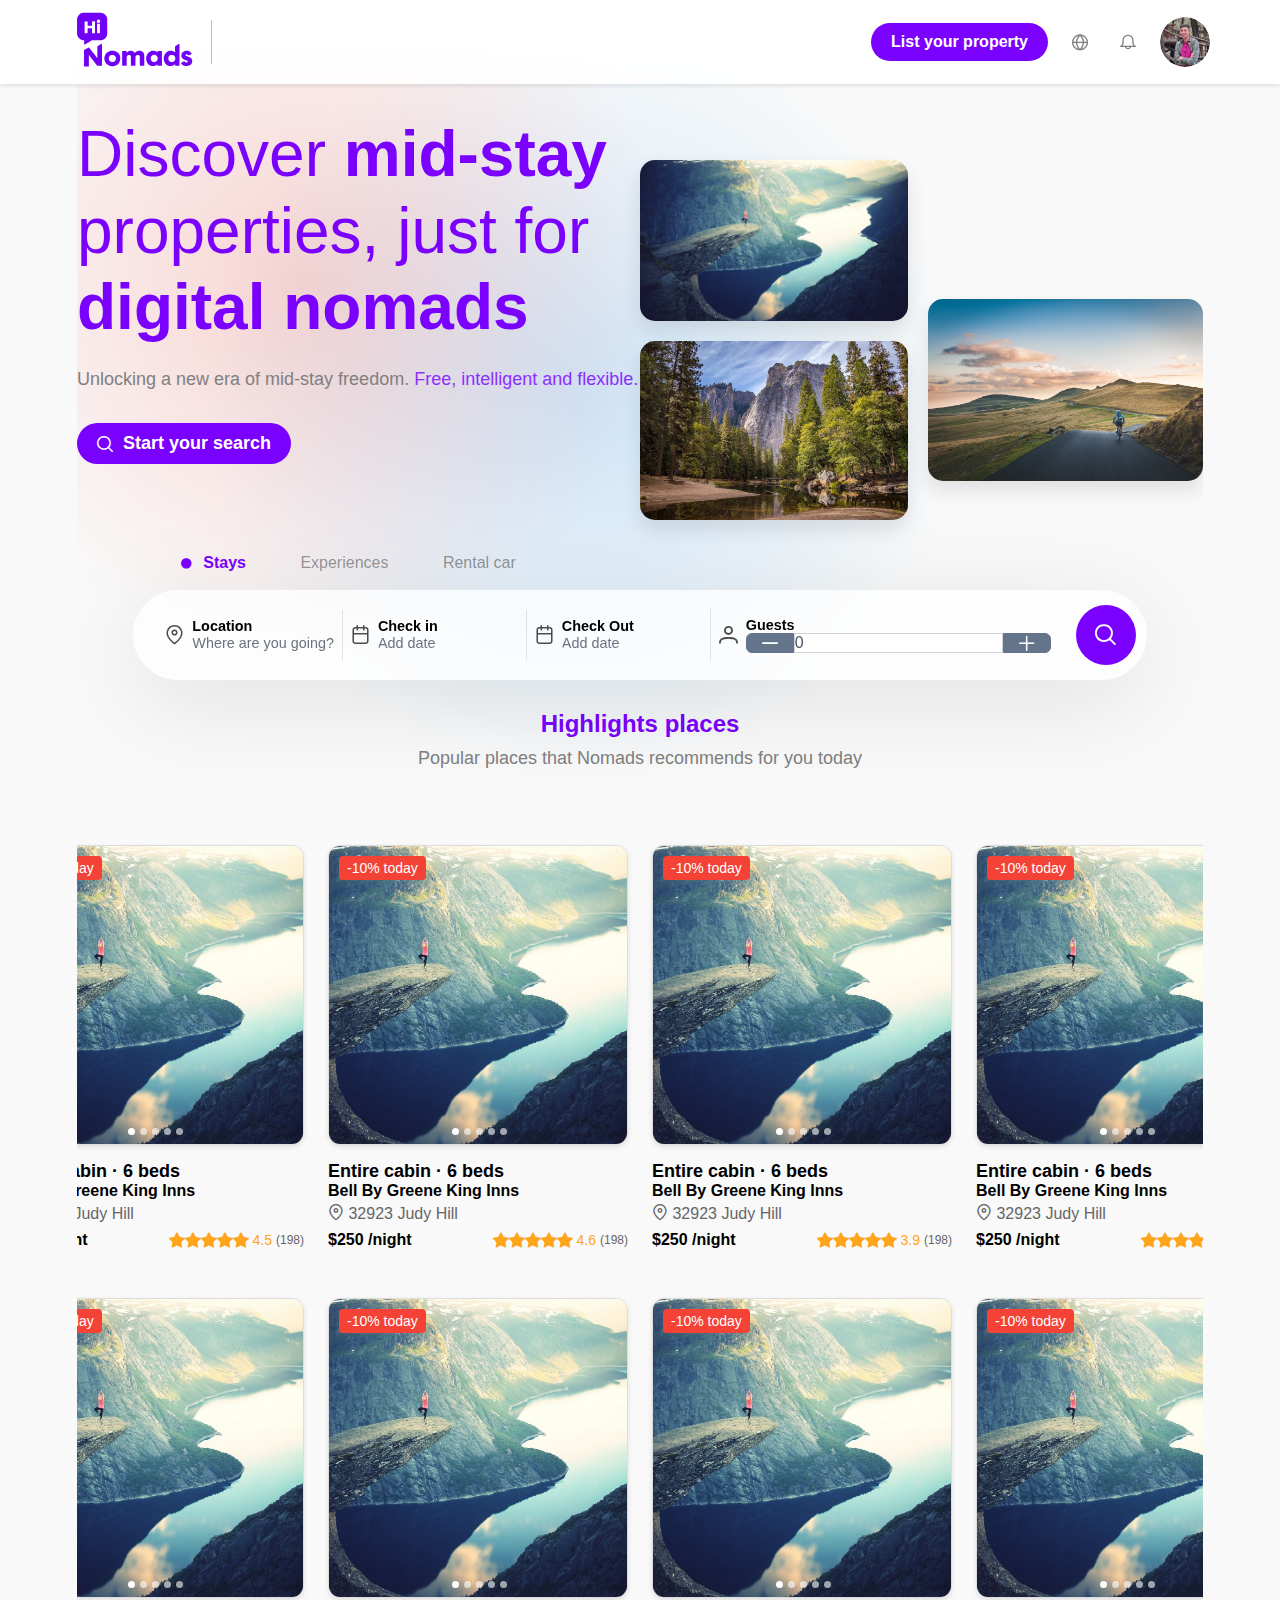
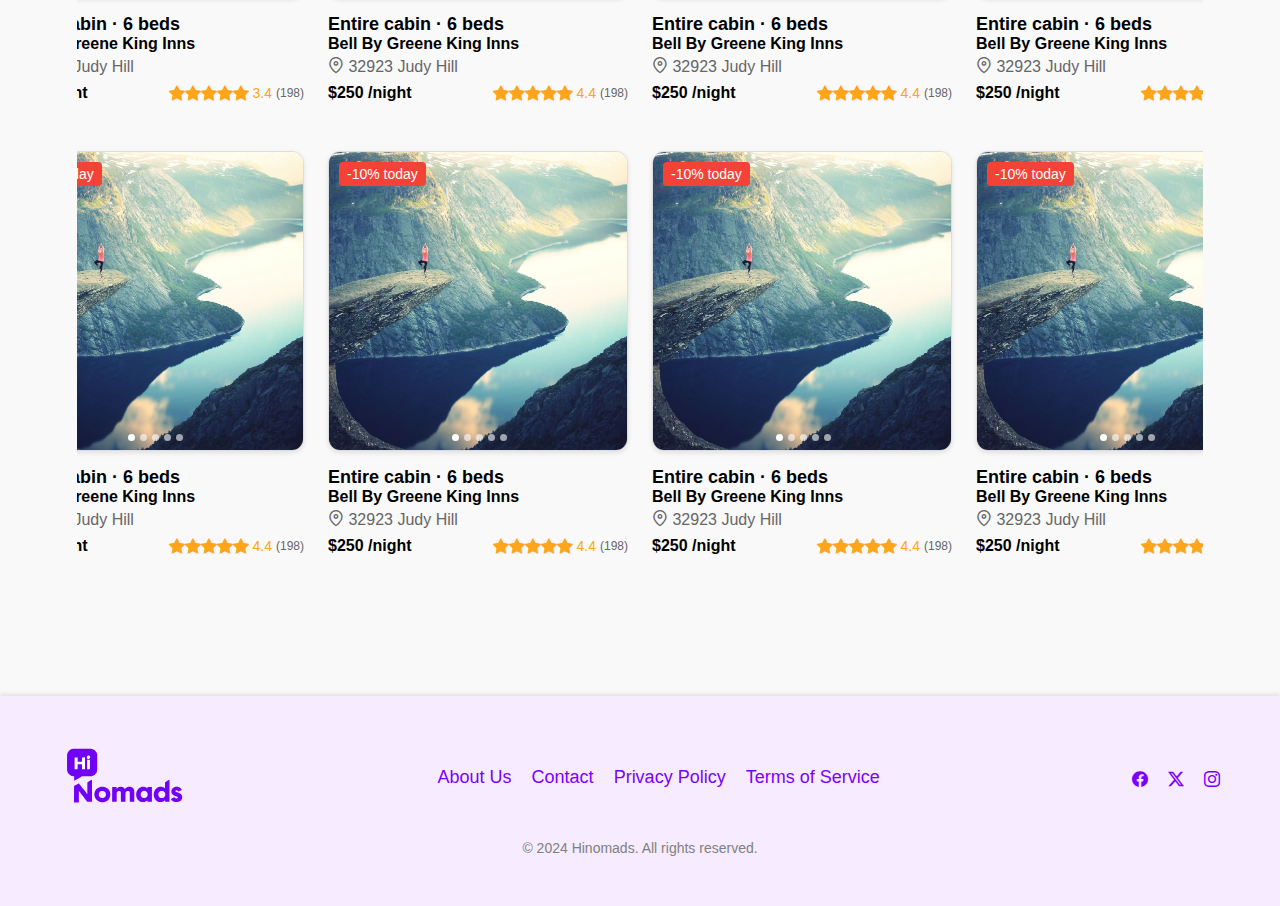
<file: server/index.server.html>
<!doctype html>
<html lang="es">
<head>
  <meta charset="UTF-8">
  <title>Hinomads | Unlocking a new era of mid-stay freedom. Free, intelligent and flexible.</title>
  <base href="/">
  <meta name="viewport" content="width=device-width, initial-scale=1">
  <link rel="icon" type="image/x-icon" href="/assets/img/ic_hi.png">
<link rel="stylesheet" href="styles-MDVDCN6R.css"></head>
<body><script type="text/javascript" id="ng-event-dispatch-contract">(()=>{function p(t,n,r,o,e,i,f,m){return{eventType:t,event:n,targetElement:r,eic:o,timeStamp:e,eia:i,eirp:f,eiack:m}}function u(t){let n=[],r=e=>{n.push(e)};return{c:t,q:n,et:[],etc:[],d:r,h:e=>{r(p(e.type,e,e.target,t,Date.now()))}}}function s(t,n,r){for(let o=0;o<n.length;o++){let e=n[o];(r?t.etc:t.et).push(e),t.c.addEventListener(e,t.h,r)}}function c(t,n,r,o,e=window){let i=u(t);e._ejsas||(e._ejsas={}),e._ejsas[n]=i,s(i,r),s(i,o,!0)}window.__jsaction_bootstrap=c;})();
</script>
  <app-root></app-root>
<script src="polyfills-FFHMD2TL.js" type="module"></script><script src="main-3LYCM3A5.js" type="module"></script></body>
</html>
</file>
<file: _next/static/css/d7381335018527dd.css>
.grid{display:flex;flex-wrap:wrap;margin-right:-.5rem;margin-left:-.5rem;margin-top:-.5rem}.grid>.col,.grid>[class*=col]{box-sizing:border-box}.grid-nogutter{margin-right:0;margin-left:0;margin-top:0}.grid-nogutter>.col,.grid-nogutter>[class*=col-]{padding:0}.col{flex-grow:1;flex-basis:0;padding:.5rem}.col-1,.col-fixed{flex:0 0 auto;padding:.5rem}.col-1{width:8.3333%}.col-2{width:16.6667%}.col-2,.col-3{flex:0 0 auto;padding:.5rem}.col-3{width:25%}.col-4{width:33.3333%}.col-4,.col-5{flex:0 0 auto;padding:.5rem}.col-5{width:41.6667%}.col-6{width:50%}.col-6,.col-7{flex:0 0 auto;padding:.5rem}.col-7{width:58.3333%}.col-8{width:66.6667%}.col-8,.col-9{flex:0 0 auto;padding:.5rem}.col-9{width:75%}.col-10{width:83.3333%}.col-10,.col-11{flex:0 0 auto;padding:.5rem}.col-11{width:91.6667%}.col-12{flex:0 0 auto;padding:.5rem;width:100%}@media screen and (min-width:576px){.sm\:col{flex-grow:1;flex-basis:0;padding:.5rem}.sm\:col-1,.sm\:col-fixed{flex:0 0 auto;padding:.5rem}.sm\:col-1{width:8.3333%}.sm\:col-2{width:16.6667%}.sm\:col-2,.sm\:col-3{flex:0 0 auto;padding:.5rem}.sm\:col-3{width:25%}.sm\:col-4{width:33.3333%}.sm\:col-4,.sm\:col-5{flex:0 0 auto;padding:.5rem}.sm\:col-5{width:41.6667%}.sm\:col-6{width:50%}.sm\:col-6,.sm\:col-7{flex:0 0 auto;padding:.5rem}.sm\:col-7{width:58.3333%}.sm\:col-8{width:66.6667%}.sm\:col-8,.sm\:col-9{flex:0 0 auto;padding:.5rem}.sm\:col-9{width:75%}.sm\:col-10{width:83.3333%}.sm\:col-10,.sm\:col-11{flex:0 0 auto;padding:.5rem}.sm\:col-11{width:91.6667%}.sm\:col-12{flex:0 0 auto;padding:.5rem;width:100%}}@media screen and (min-width:768px){.md\:col{flex-grow:1;flex-basis:0;padding:.5rem}.md\:col-1,.md\:col-fixed{flex:0 0 auto;padding:.5rem}.md\:col-1{width:8.3333%}.md\:col-2{width:16.6667%}.md\:col-2,.md\:col-3{flex:0 0 auto;padding:.5rem}.md\:col-3{width:25%}.md\:col-4{width:33.3333%}.md\:col-4,.md\:col-5{flex:0 0 auto;padding:.5rem}.md\:col-5{width:41.6667%}.md\:col-6{width:50%}.md\:col-6,.md\:col-7{flex:0 0 auto;padding:.5rem}.md\:col-7{width:58.3333%}.md\:col-8{width:66.6667%}.md\:col-8,.md\:col-9{flex:0 0 auto;padding:.5rem}.md\:col-9{width:75%}.md\:col-10{width:83.3333%}.md\:col-10,.md\:col-11{flex:0 0 auto;padding:.5rem}.md\:col-11{width:91.6667%}.md\:col-12{flex:0 0 auto;padding:.5rem;width:100%}}@media screen and (min-width:992px){.lg\:col{flex-grow:1;flex-basis:0;padding:.5rem}.lg\:col-1,.lg\:col-fixed{flex:0 0 auto;padding:.5rem}.lg\:col-1{width:8.3333%}.lg\:col-2{width:16.6667%}.lg\:col-2,.lg\:col-3{flex:0 0 auto;padding:.5rem}.lg\:col-3{width:25%}.lg\:col-4{width:33.3333%}.lg\:col-4,.lg\:col-5{flex:0 0 auto;padding:.5rem}.lg\:col-5{width:41.6667%}.lg\:col-6{width:50%}.lg\:col-6,.lg\:col-7{flex:0 0 auto;padding:.5rem}.lg\:col-7{width:58.3333%}.lg\:col-8{width:66.6667%}.lg\:col-8,.lg\:col-9{flex:0 0 auto;padding:.5rem}.lg\:col-9{width:75%}.lg\:col-10{width:83.3333%}.lg\:col-10,.lg\:col-11{flex:0 0 auto;padding:.5rem}.lg\:col-11{width:91.6667%}.lg\:col-12{flex:0 0 auto;padding:.5rem;width:100%}}@media screen and (min-width:1200px){.xl\:col{flex-grow:1;flex-basis:0;padding:.5rem}.xl\:col-1,.xl\:col-fixed{flex:0 0 auto;padding:.5rem}.xl\:col-1{width:8.3333%}.xl\:col-2{width:16.6667%}.xl\:col-2,.xl\:col-3{flex:0 0 auto;padding:.5rem}.xl\:col-3{width:25%}.xl\:col-4{width:33.3333%}.xl\:col-4,.xl\:col-5{flex:0 0 auto;padding:.5rem}.xl\:col-5{width:41.6667%}.xl\:col-6{width:50%}.xl\:col-6,.xl\:col-7{flex:0 0 auto;padding:.5rem}.xl\:col-7{width:58.3333%}.xl\:col-8{width:66.6667%}.xl\:col-8,.xl\:col-9{flex:0 0 auto;padding:.5rem}.xl\:col-9{width:75%}.xl\:col-10{width:83.3333%}.xl\:col-10,.xl\:col-11{flex:0 0 auto;padding:.5rem}.xl\:col-11{width:91.6667%}.xl\:col-12{flex:0 0 auto;padding:.5rem;width:100%}}.col-offset-0{margin-left:0!important}.col-offset-1{margin-left:8.3333%!important}.col-offset-2{margin-left:16.6667%!important}.col-offset-3{margin-left:25%!important}.col-offset-4{margin-left:33.3333%!important}.col-offset-5{margin-left:41.6667%!important}.col-offset-6{margin-left:50%!important}.col-offset-7{margin-left:58.3333%!important}.col-offset-8{margin-left:66.6667%!important}.col-offset-9{margin-left:75%!important}.col-offset-10{margin-left:83.3333%!important}.col-offset-11{margin-left:91.6667%!important}.col-offset-12{margin-left:100%!important}@media screen and (min-width:576px){.sm\:col-offset-0{margin-left:0!important}.sm\:col-offset-1{margin-left:8.3333%!important}.sm\:col-offset-2{margin-left:16.6667%!important}.sm\:col-offset-3{margin-left:25%!important}.sm\:col-offset-4{margin-left:33.3333%!important}.sm\:col-offset-5{margin-left:41.6667%!important}.sm\:col-offset-6{margin-left:50%!important}.sm\:col-offset-7{margin-left:58.3333%!important}.sm\:col-offset-8{margin-left:66.6667%!important}.sm\:col-offset-9{margin-left:75%!important}.sm\:col-offset-10{margin-left:83.3333%!important}.sm\:col-offset-11{margin-left:91.6667%!important}.sm\:col-offset-12{margin-left:100%!important}}@media screen and (min-width:768px){.md\:col-offset-0{margin-left:0!important}.md\:col-offset-1{margin-left:8.3333%!important}.md\:col-offset-2{margin-left:16.6667%!important}.md\:col-offset-3{margin-left:25%!important}.md\:col-offset-4{margin-left:33.3333%!important}.md\:col-offset-5{margin-left:41.6667%!important}.md\:col-offset-6{margin-left:50%!important}.md\:col-offset-7{margin-left:58.3333%!important}.md\:col-offset-8{margin-left:66.6667%!important}.md\:col-offset-9{margin-left:75%!important}.md\:col-offset-10{margin-left:83.3333%!important}.md\:col-offset-11{margin-left:91.6667%!important}.md\:col-offset-12{margin-left:100%!important}}@media screen and (min-width:992px){.lg\:col-offset-0{margin-left:0!important}.lg\:col-offset-1{margin-left:8.3333%!important}.lg\:col-offset-2{margin-left:16.6667%!important}.lg\:col-offset-3{margin-left:25%!important}.lg\:col-offset-4{margin-left:33.3333%!important}.lg\:col-offset-5{margin-left:41.6667%!important}.lg\:col-offset-6{margin-left:50%!important}.lg\:col-offset-7{margin-left:58.3333%!important}.lg\:col-offset-8{margin-left:66.6667%!important}.lg\:col-offset-9{margin-left:75%!important}.lg\:col-offset-10{margin-left:83.3333%!important}.lg\:col-offset-11{margin-left:91.6667%!important}.lg\:col-offset-12{margin-left:100%!important}}@media screen and (min-width:1200px){.xl\:col-offset-0{margin-left:0!important}.xl\:col-offset-1{margin-left:8.3333%!important}.xl\:col-offset-2{margin-left:16.6667%!important}.xl\:col-offset-3{margin-left:25%!important}.xl\:col-offset-4{margin-left:33.3333%!important}.xl\:col-offset-5{margin-left:41.6667%!important}.xl\:col-offset-6{margin-left:50%!important}.xl\:col-offset-7{margin-left:58.3333%!important}.xl\:col-offset-8{margin-left:66.6667%!important}.xl\:col-offset-9{margin-left:75%!important}.xl\:col-offset-10{margin-left:83.3333%!important}.xl\:col-offset-11{margin-left:91.6667%!important}.xl\:col-offset-12{margin-left:100%!important}}.text-0{color:light-dark(var(--p-surface-0),var(--p-surface-900))!important}.text-50{color:light-dark(var(--p-surface-50),var(--p-surface-800))!important}.text-100{color:light-dark(var(--p-surface-100),var(--p-surface-700))!important}.text-200{color:light-dark(var(--p-surface-200),var(--p-surface-600))!important}.text-300{color:light-dark(var(--p-surface-300),var(--p-surface-500))!important}.text-400{color:light-dark(var(--p-surface-400),var(--p-surface-400))!important}.text-500{color:light-dark(var(--p-surface-500),var(--p-surface-300))!important}.text-600{color:light-dark(var(--p-surface-600),var(--p-surface-200))!important}.text-700{color:light-dark(var(--p-surface-700),var(--p-surface-100))!important}.text-800{color:light-dark(var(--p-surface-800),var(--p-surface-50))!important}.text-900{color:light-dark(var(--p-surface-900),var(--p-surface-0))!important}.active\:text-0:active,.focus\:text-0:focus,.hover\:text-0:hover{color:light-dark(var(--p-surface-0),var(--p-surface-900))!important}.active\:text-50:active,.focus\:text-50:focus,.hover\:text-50:hover{color:light-dark(var(--p-surface-50),var(--p-surface-800))!important}.active\:text-100:active,.focus\:text-100:focus,.hover\:text-100:hover{color:light-dark(var(--p-surface-100),var(--p-surface-700))!important}.active\:text-200:active,.focus\:text-200:focus,.hover\:text-200:hover{color:light-dark(var(--p-surface-200),var(--p-surface-600))!important}.active\:text-300:active,.focus\:text-300:focus,.hover\:text-300:hover{color:light-dark(var(--p-surface-300),var(--p-surface-500))!important}.active\:text-400:active,.focus\:text-400:focus,.hover\:text-400:hover{color:light-dark(var(--p-surface-400),var(--p-surface-400))!important}.active\:text-500:active,.focus\:text-500:focus,.hover\:text-500:hover{color:light-dark(var(--p-surface-500),var(--p-surface-300))!important}.active\:text-600:active,.focus\:text-600:focus,.hover\:text-600:hover{color:light-dark(var(--p-surface-600),var(--p-surface-200))!important}.active\:text-700:active,.focus\:text-700:focus,.hover\:text-700:hover{color:light-dark(var(--p-surface-700),var(--p-surface-100))!important}.active\:text-800:active,.focus\:text-800:focus,.hover\:text-800:hover{color:light-dark(var(--p-surface-800),var(--p-surface-50))!important}.active\:text-900:active,.focus\:text-900:focus,.hover\:text-900:hover{color:light-dark(var(--p-surface-900),var(--p-surface-0))!important}.surface-0{background-color:light-dark(var(--p-surface-0),var(--p-surface-900))!important}.surface-50{background-color:light-dark(var(--p-surface-50),var(--p-surface-800))!important}.surface-100{background-color:light-dark(var(--p-surface-100),var(--p-surface-700))!important}.surface-200{background-color:light-dark(var(--p-surface-200),var(--p-surface-600))!important}.surface-300{background-color:light-dark(var(--p-surface-300),var(--p-surface-500))!important}.surface-400{background-color:light-dark(var(--p-surface-400),var(--p-surface-400))!important}.surface-500{background-color:light-dark(var(--p-surface-500),var(--p-surface-300))!important}.surface-600{background-color:light-dark(var(--p-surface-600),var(--p-surface-200))!important}.surface-700{background-color:light-dark(var(--p-surface-700),var(--p-surface-100))!important}.surface-800{background-color:light-dark(var(--p-surface-800),var(--p-surface-50))!important}.surface-900{background-color:light-dark(var(--p-surface-900),var(--p-surface-0))!important}.active\:surface-0:active,.focus\:surface-0:focus,.hover\:surface-0:hover{background-color:light-dark(var(--p-surface-0),var(--p-surface-900))!important}.active\:surface-50:active,.focus\:surface-50:focus,.hover\:surface-50:hover{background-color:light-dark(var(--p-surface-50),var(--p-surface-800))!important}.active\:surface-100:active,.focus\:surface-100:focus,.hover\:surface-100:hover{background-color:light-dark(var(--p-surface-100),var(--p-surface-700))!important}.active\:surface-200:active,.focus\:surface-200:focus,.hover\:surface-200:hover{background-color:light-dark(var(--p-surface-200),var(--p-surface-600))!important}.active\:surface-300:active,.focus\:surface-300:focus,.hover\:surface-300:hover{background-color:light-dark(var(--p-surface-300),var(--p-surface-500))!important}.active\:surface-400:active,.focus\:surface-400:focus,.hover\:surface-400:hover{background-color:light-dark(var(--p-surface-400),var(--p-surface-400))!important}.active\:surface-500:active,.focus\:surface-500:focus,.hover\:surface-500:hover{background-color:light-dark(var(--p-surface-500),var(--p-surface-300))!important}.active\:surface-600:active,.focus\:surface-600:focus,.hover\:surface-600:hover{background-color:light-dark(var(--p-surface-600),var(--p-surface-200))!important}.active\:surface-700:active,.focus\:surface-700:focus,.hover\:surface-700:hover{background-color:light-dark(var(--p-surface-700),var(--p-surface-100))!important}.active\:surface-800:active,.focus\:surface-800:focus,.hover\:surface-800:hover{background-color:light-dark(var(--p-surface-800),var(--p-surface-50))!important}.active\:surface-900:active,.focus\:surface-900:focus,.hover\:surface-900:hover{background-color:light-dark(var(--p-surface-900),var(--p-surface-0))!important}.border-0{border-color:light-dark(var(--p-surface-0),var(--p-surface-900))!important}.border-50{border-color:light-dark(var(--p-surface-50),var(--p-surface-800))!important}.border-100{border-color:light-dark(var(--p-surface-100),var(--p-surface-700))!important}.border-200{border-color:light-dark(var(--p-surface-200),var(--p-surface-600))!important}.border-300{border-color:light-dark(var(--p-surface-300),var(--p-surface-500))!important}.border-400{border-color:light-dark(var(--p-surface-400),var(--p-surface-400))!important}.border-500{border-color:light-dark(var(--p-surface-500),var(--p-surface-300))!important}.border-600{border-color:light-dark(var(--p-surface-600),var(--p-surface-200))!important}.border-700{border-color:light-dark(var(--p-surface-700),var(--p-surface-100))!important}.border-800{border-color:light-dark(var(--p-surface-800),var(--p-surface-50))!important}.border-900{border-color:light-dark(var(--p-surface-900),var(--p-surface-0))!important}.active\:border-0:active,.focus\:border-0:focus,.hover\:border-0:hover{border-color:light-dark(var(--p-surface-0),var(--p-surface-900))!important}.active\:border-50:active,.focus\:border-50:focus,.hover\:border-50:hover{border-color:light-dark(var(--p-surface-50),var(--p-surface-800))!important}.active\:border-100:active,.focus\:border-100:focus,.hover\:border-100:hover{border-color:light-dark(var(--p-surface-100),var(--p-surface-700))!important}.active\:border-200:active,.focus\:border-200:focus,.hover\:border-200:hover{border-color:light-dark(var(--p-surface-200),var(--p-surface-600))!important}.active\:border-300:active,.focus\:border-300:focus,.hover\:border-300:hover{border-color:light-dark(var(--p-surface-300),var(--p-surface-500))!important}.active\:border-400:active,.focus\:border-400:focus,.hover\:border-400:hover{border-color:light-dark(var(--p-surface-400),var(--p-surface-400))!important}.active\:border-500:active,.focus\:border-500:focus,.hover\:border-500:hover{border-color:light-dark(var(--p-surface-500),var(--p-surface-300))!important}.active\:border-600:active,.focus\:border-600:focus,.hover\:border-600:hover{border-color:light-dark(var(--p-surface-600),var(--p-surface-200))!important}.active\:border-700:active,.focus\:border-700:focus,.hover\:border-700:hover{border-color:light-dark(var(--p-surface-700),var(--p-surface-100))!important}.active\:border-800:active,.focus\:border-800:focus,.hover\:border-800:hover{border-color:light-dark(var(--p-surface-800),var(--p-surface-50))!important}.active\:border-900:active,.focus\:border-900:focus,.hover\:border-900:hover{border-color:light-dark(var(--p-surface-900),var(--p-surface-0))!important}.bg-transparent{background-color:transparent!important}@media screen and (min-width:576px){.sm\:bg-transparent{background-color:transparent!important}}@media screen and (min-width:768px){.md\:bg-transparent{background-color:transparent!important}}@media screen and (min-width:992px){.lg\:bg-transparent{background-color:transparent!important}}@media screen and (min-width:1200px){.xl\:bg-transparent{background-color:transparent!important}}.border-transparent{border-color:transparent!important}@media screen and (min-width:576px){.sm\:border-transparent{border-color:transparent!important}}@media screen and (min-width:768px){.md\:border-transparent{border-color:transparent!important}}@media screen and (min-width:992px){.lg\:border-transparent{border-color:transparent!important}}@media screen and (min-width:1200px){.xl\:border-transparent{border-color:transparent!important}}.text-blue-50{color:var(--p-blue-50)!important}.text-blue-100{color:var(--p-blue-100)!important}.text-blue-200{color:var(--p-blue-200)!important}.text-blue-300{color:var(--p-blue-300)!important}.text-blue-400{color:var(--p-blue-400)!important}.text-blue-500{color:var(--p-blue-500)!important}.text-blue-600{color:var(--p-blue-600)!important}.text-blue-700{color:var(--p-blue-700)!important}.text-blue-800{color:var(--p-blue-800)!important}.text-blue-900{color:var(--p-blue-900)!important}.focus\:text-blue-50:focus{color:var(--p-blue-50)!important}.focus\:text-blue-100:focus{color:var(--p-blue-100)!important}.focus\:text-blue-200:focus{color:var(--p-blue-200)!important}.focus\:text-blue-300:focus{color:var(--p-blue-300)!important}.focus\:text-blue-400:focus{color:var(--p-blue-400)!important}.focus\:text-blue-500:focus{color:var(--p-blue-500)!important}.focus\:text-blue-600:focus{color:var(--p-blue-600)!important}.focus\:text-blue-700:focus{color:var(--p-blue-700)!important}.focus\:text-blue-800:focus{color:var(--p-blue-800)!important}.focus\:text-blue-900:focus{color:var(--p-blue-900)!important}.hover\:text-blue-50:hover{color:var(--p-blue-50)!important}.hover\:text-blue-100:hover{color:var(--p-blue-100)!important}.hover\:text-blue-200:hover{color:var(--p-blue-200)!important}.hover\:text-blue-300:hover{color:var(--p-blue-300)!important}.hover\:text-blue-400:hover{color:var(--p-blue-400)!important}.hover\:text-blue-500:hover{color:var(--p-blue-500)!important}.hover\:text-blue-600:hover{color:var(--p-blue-600)!important}.hover\:text-blue-700:hover{color:var(--p-blue-700)!important}.hover\:text-blue-800:hover{color:var(--p-blue-800)!important}.hover\:text-blue-900:hover{color:var(--p-blue-900)!important}.active\:text-blue-50:active{color:var(--p-blue-50)!important}.active\:text-blue-100:active{color:var(--p-blue-100)!important}.active\:text-blue-200:active{color:var(--p-blue-200)!important}.active\:text-blue-300:active{color:var(--p-blue-300)!important}.active\:text-blue-400:active{color:var(--p-blue-400)!important}.active\:text-blue-500:active{color:var(--p-blue-500)!important}.active\:text-blue-600:active{color:var(--p-blue-600)!important}.active\:text-blue-700:active{color:var(--p-blue-700)!important}.active\:text-blue-800:active{color:var(--p-blue-800)!important}.active\:text-blue-900:active{color:var(--p-blue-900)!important}.text-green-50{color:var(--p-green-50)!important}.text-green-100{color:var(--p-green-100)!important}.text-green-200{color:var(--p-green-200)!important}.text-green-300{color:var(--p-green-300)!important}.text-green-400{color:var(--p-green-400)!important}.text-green-500{color:var(--p-green-500)!important}.text-green-600{color:var(--p-green-600)!important}.text-green-700{color:var(--p-green-700)!important}.text-green-800{color:var(--p-green-800)!important}.text-green-900{color:var(--p-green-900)!important}.focus\:text-green-50:focus{color:var(--p-green-50)!important}.focus\:text-green-100:focus{color:var(--p-green-100)!important}.focus\:text-green-200:focus{color:var(--p-green-200)!important}.focus\:text-green-300:focus{color:var(--p-green-300)!important}.focus\:text-green-400:focus{color:var(--p-green-400)!important}.focus\:text-green-500:focus{color:var(--p-green-500)!important}.focus\:text-green-600:focus{color:var(--p-green-600)!important}.focus\:text-green-700:focus{color:var(--p-green-700)!important}.focus\:text-green-800:focus{color:var(--p-green-800)!important}.focus\:text-green-900:focus{color:var(--p-green-900)!important}.hover\:text-green-50:hover{color:var(--p-green-50)!important}.hover\:text-green-100:hover{color:var(--p-green-100)!important}.hover\:text-green-200:hover{color:var(--p-green-200)!important}.hover\:text-green-300:hover{color:var(--p-green-300)!important}.hover\:text-green-400:hover{color:var(--p-green-400)!important}.hover\:text-green-500:hover{color:var(--p-green-500)!important}.hover\:text-green-600:hover{color:var(--p-green-600)!important}.hover\:text-green-700:hover{color:var(--p-green-700)!important}.hover\:text-green-800:hover{color:var(--p-green-800)!important}.hover\:text-green-900:hover{color:var(--p-green-900)!important}.active\:text-green-50:active{color:var(--p-green-50)!important}.active\:text-green-100:active{color:var(--p-green-100)!important}.active\:text-green-200:active{color:var(--p-green-200)!important}.active\:text-green-300:active{color:var(--p-green-300)!important}.active\:text-green-400:active{color:var(--p-green-400)!important}.active\:text-green-500:active{color:var(--p-green-500)!important}.active\:text-green-600:active{color:var(--p-green-600)!important}.active\:text-green-700:active{color:var(--p-green-700)!important}.active\:text-green-800:active{color:var(--p-green-800)!important}.active\:text-green-900:active{color:var(--p-green-900)!important}.text-yellow-50{color:var(--p-yellow-50)!important}.text-yellow-100{color:var(--p-yellow-100)!important}.text-yellow-200{color:var(--p-yellow-200)!important}.text-yellow-300{color:var(--p-yellow-300)!important}.text-yellow-400{color:var(--p-yellow-400)!important}.text-yellow-500{color:var(--p-yellow-500)!important}.text-yellow-600{color:var(--p-yellow-600)!important}.text-yellow-700{color:var(--p-yellow-700)!important}.text-yellow-800{color:var(--p-yellow-800)!important}.text-yellow-900{color:var(--p-yellow-900)!important}.focus\:text-yellow-50:focus{color:var(--p-yellow-50)!important}.focus\:text-yellow-100:focus{color:var(--p-yellow-100)!important}.focus\:text-yellow-200:focus{color:var(--p-yellow-200)!important}.focus\:text-yellow-300:focus{color:var(--p-yellow-300)!important}.focus\:text-yellow-400:focus{color:var(--p-yellow-400)!important}.focus\:text-yellow-500:focus{color:var(--p-yellow-500)!important}.focus\:text-yellow-600:focus{color:var(--p-yellow-600)!important}.focus\:text-yellow-700:focus{color:var(--p-yellow-700)!important}.focus\:text-yellow-800:focus{color:var(--p-yellow-800)!important}.focus\:text-yellow-900:focus{color:var(--p-yellow-900)!important}.hover\:text-yellow-50:hover{color:var(--p-yellow-50)!important}.hover\:text-yellow-100:hover{color:var(--p-yellow-100)!important}.hover\:text-yellow-200:hover{color:var(--p-yellow-200)!important}.hover\:text-yellow-300:hover{color:var(--p-yellow-300)!important}.hover\:text-yellow-400:hover{color:var(--p-yellow-400)!important}.hover\:text-yellow-500:hover{color:var(--p-yellow-500)!important}.hover\:text-yellow-600:hover{color:var(--p-yellow-600)!important}.hover\:text-yellow-700:hover{color:var(--p-yellow-700)!important}.hover\:text-yellow-800:hover{color:var(--p-yellow-800)!important}.hover\:text-yellow-900:hover{color:var(--p-yellow-900)!important}.active\:text-yellow-50:active{color:var(--p-yellow-50)!important}.active\:text-yellow-100:active{color:var(--p-yellow-100)!important}.active\:text-yellow-200:active{color:var(--p-yellow-200)!important}.active\:text-yellow-300:active{color:var(--p-yellow-300)!important}.active\:text-yellow-400:active{color:var(--p-yellow-400)!important}.active\:text-yellow-500:active{color:var(--p-yellow-500)!important}.active\:text-yellow-600:active{color:var(--p-yellow-600)!important}.active\:text-yellow-700:active{color:var(--p-yellow-700)!important}.active\:text-yellow-800:active{color:var(--p-yellow-800)!important}.active\:text-yellow-900:active{color:var(--p-yellow-900)!important}.text-cyan-50{color:var(--p-cyan-50)!important}.text-cyan-100{color:var(--p-cyan-100)!important}.text-cyan-200{color:var(--p-cyan-200)!important}.text-cyan-300{color:var(--p-cyan-300)!important}.text-cyan-400{color:var(--p-cyan-400)!important}.text-cyan-500{color:var(--p-cyan-500)!important}.text-cyan-600{color:var(--p-cyan-600)!important}.text-cyan-700{color:var(--p-cyan-700)!important}.text-cyan-800{color:var(--p-cyan-800)!important}.text-cyan-900{color:var(--p-cyan-900)!important}.focus\:text-cyan-50:focus{color:var(--p-cyan-50)!important}.focus\:text-cyan-100:focus{color:var(--p-cyan-100)!important}.focus\:text-cyan-200:focus{color:var(--p-cyan-200)!important}.focus\:text-cyan-300:focus{color:var(--p-cyan-300)!important}.focus\:text-cyan-400:focus{color:var(--p-cyan-400)!important}.focus\:text-cyan-500:focus{color:var(--p-cyan-500)!important}.focus\:text-cyan-600:focus{color:var(--p-cyan-600)!important}.focus\:text-cyan-700:focus{color:var(--p-cyan-700)!important}.focus\:text-cyan-800:focus{color:var(--p-cyan-800)!important}.focus\:text-cyan-900:focus{color:var(--p-cyan-900)!important}.hover\:text-cyan-50:hover{color:var(--p-cyan-50)!important}.hover\:text-cyan-100:hover{color:var(--p-cyan-100)!important}.hover\:text-cyan-200:hover{color:var(--p-cyan-200)!important}.hover\:text-cyan-300:hover{color:var(--p-cyan-300)!important}.hover\:text-cyan-400:hover{color:var(--p-cyan-400)!important}.hover\:text-cyan-500:hover{color:var(--p-cyan-500)!important}.hover\:text-cyan-600:hover{color:var(--p-cyan-600)!important}.hover\:text-cyan-700:hover{color:var(--p-cyan-700)!important}.hover\:text-cyan-800:hover{color:var(--p-cyan-800)!important}.hover\:text-cyan-900:hover{color:var(--p-cyan-900)!important}.active\:text-cyan-50:active{color:var(--p-cyan-50)!important}.active\:text-cyan-100:active{color:var(--p-cyan-100)!important}.active\:text-cyan-200:active{color:var(--p-cyan-200)!important}.active\:text-cyan-300:active{color:var(--p-cyan-300)!important}.active\:text-cyan-400:active{color:var(--p-cyan-400)!important}.active\:text-cyan-500:active{color:var(--p-cyan-500)!important}.active\:text-cyan-600:active{color:var(--p-cyan-600)!important}.active\:text-cyan-700:active{color:var(--p-cyan-700)!important}.active\:text-cyan-800:active{color:var(--p-cyan-800)!important}.active\:text-cyan-900:active{color:var(--p-cyan-900)!important}.text-pink-50{color:var(--p-pink-50)!important}.text-pink-100{color:var(--p-pink-100)!important}.text-pink-200{color:var(--p-pink-200)!important}.text-pink-300{color:var(--p-pink-300)!important}.text-pink-400{color:var(--p-pink-400)!important}.text-pink-500{color:var(--p-pink-500)!important}.text-pink-600{color:var(--p-pink-600)!important}.text-pink-700{color:var(--p-pink-700)!important}.text-pink-800{color:var(--p-pink-800)!important}.text-pink-900{color:var(--p-pink-900)!important}.focus\:text-pink-50:focus{color:var(--p-pink-50)!important}.focus\:text-pink-100:focus{color:var(--p-pink-100)!important}.focus\:text-pink-200:focus{color:var(--p-pink-200)!important}.focus\:text-pink-300:focus{color:var(--p-pink-300)!important}.focus\:text-pink-400:focus{color:var(--p-pink-400)!important}.focus\:text-pink-500:focus{color:var(--p-pink-500)!important}.focus\:text-pink-600:focus{color:var(--p-pink-600)!important}.focus\:text-pink-700:focus{color:var(--p-pink-700)!important}.focus\:text-pink-800:focus{color:var(--p-pink-800)!important}.focus\:text-pink-900:focus{color:var(--p-pink-900)!important}.hover\:text-pink-50:hover{color:var(--p-pink-50)!important}.hover\:text-pink-100:hover{color:var(--p-pink-100)!important}.hover\:text-pink-200:hover{color:var(--p-pink-200)!important}.hover\:text-pink-300:hover{color:var(--p-pink-300)!important}.hover\:text-pink-400:hover{color:var(--p-pink-400)!important}.hover\:text-pink-500:hover{color:var(--p-pink-500)!important}.hover\:text-pink-600:hover{color:var(--p-pink-600)!important}.hover\:text-pink-700:hover{color:var(--p-pink-700)!important}.hover\:text-pink-800:hover{color:var(--p-pink-800)!important}.hover\:text-pink-900:hover{color:var(--p-pink-900)!important}.active\:text-pink-50:active{color:var(--p-pink-50)!important}.active\:text-pink-100:active{color:var(--p-pink-100)!important}.active\:text-pink-200:active{color:var(--p-pink-200)!important}.active\:text-pink-300:active{color:var(--p-pink-300)!important}.active\:text-pink-400:active{color:var(--p-pink-400)!important}.active\:text-pink-500:active{color:var(--p-pink-500)!important}.active\:text-pink-600:active{color:var(--p-pink-600)!important}.active\:text-pink-700:active{color:var(--p-pink-700)!important}.active\:text-pink-800:active{color:var(--p-pink-800)!important}.active\:text-pink-900:active{color:var(--p-pink-900)!important}.text-indigo-50{color:var(--p-indigo-50)!important}.text-indigo-100{color:var(--p-indigo-100)!important}.text-indigo-200{color:var(--p-indigo-200)!important}.text-indigo-300{color:var(--p-indigo-300)!important}.text-indigo-400{color:var(--p-indigo-400)!important}.text-indigo-500{color:var(--p-indigo-500)!important}.text-indigo-600{color:var(--p-indigo-600)!important}.text-indigo-700{color:var(--p-indigo-700)!important}.text-indigo-800{color:var(--p-indigo-800)!important}.text-indigo-900{color:var(--p-indigo-900)!important}.focus\:text-indigo-50:focus{color:var(--p-indigo-50)!important}.focus\:text-indigo-100:focus{color:var(--p-indigo-100)!important}.focus\:text-indigo-200:focus{color:var(--p-indigo-200)!important}.focus\:text-indigo-300:focus{color:var(--p-indigo-300)!important}.focus\:text-indigo-400:focus{color:var(--p-indigo-400)!important}.focus\:text-indigo-500:focus{color:var(--p-indigo-500)!important}.focus\:text-indigo-600:focus{color:var(--p-indigo-600)!important}.focus\:text-indigo-700:focus{color:var(--p-indigo-700)!important}.focus\:text-indigo-800:focus{color:var(--p-indigo-800)!important}.focus\:text-indigo-900:focus{color:var(--p-indigo-900)!important}.hover\:text-indigo-50:hover{color:var(--p-indigo-50)!important}.hover\:text-indigo-100:hover{color:var(--p-indigo-100)!important}.hover\:text-indigo-200:hover{color:var(--p-indigo-200)!important}.hover\:text-indigo-300:hover{color:var(--p-indigo-300)!important}.hover\:text-indigo-400:hover{color:var(--p-indigo-400)!important}.hover\:text-indigo-500:hover{color:var(--p-indigo-500)!important}.hover\:text-indigo-600:hover{color:var(--p-indigo-600)!important}.hover\:text-indigo-700:hover{color:var(--p-indigo-700)!important}.hover\:text-indigo-800:hover{color:var(--p-indigo-800)!important}.hover\:text-indigo-900:hover{color:var(--p-indigo-900)!important}.active\:text-indigo-50:active{color:var(--p-indigo-50)!important}.active\:text-indigo-100:active{color:var(--p-indigo-100)!important}.active\:text-indigo-200:active{color:var(--p-indigo-200)!important}.active\:text-indigo-300:active{color:var(--p-indigo-300)!important}.active\:text-indigo-400:active{color:var(--p-indigo-400)!important}.active\:text-indigo-500:active{color:var(--p-indigo-500)!important}.active\:text-indigo-600:active{color:var(--p-indigo-600)!important}.active\:text-indigo-700:active{color:var(--p-indigo-700)!important}.active\:text-indigo-800:active{color:var(--p-indigo-800)!important}.active\:text-indigo-900:active{color:var(--p-indigo-900)!important}.text-teal-50{color:var(--p-teal-50)!important}.text-teal-100{color:var(--p-teal-100)!important}.text-teal-200{color:var(--p-teal-200)!important}.text-teal-300{color:var(--p-teal-300)!important}.text-teal-400{color:var(--p-teal-400)!important}.text-teal-500{color:var(--p-teal-500)!important}.text-teal-600{color:var(--p-teal-600)!important}.text-teal-700{color:var(--p-teal-700)!important}.text-teal-800{color:var(--p-teal-800)!important}.text-teal-900{color:var(--p-teal-900)!important}.focus\:text-teal-50:focus{color:var(--p-teal-50)!important}.focus\:text-teal-100:focus{color:var(--p-teal-100)!important}.focus\:text-teal-200:focus{color:var(--p-teal-200)!important}.focus\:text-teal-300:focus{color:var(--p-teal-300)!important}.focus\:text-teal-400:focus{color:var(--p-teal-400)!important}.focus\:text-teal-500:focus{color:var(--p-teal-500)!important}.focus\:text-teal-600:focus{color:var(--p-teal-600)!important}.focus\:text-teal-700:focus{color:var(--p-teal-700)!important}.focus\:text-teal-800:focus{color:var(--p-teal-800)!important}.focus\:text-teal-900:focus{color:var(--p-teal-900)!important}.hover\:text-teal-50:hover{color:var(--p-teal-50)!important}.hover\:text-teal-100:hover{color:var(--p-teal-100)!important}.hover\:text-teal-200:hover{color:var(--p-teal-200)!important}.hover\:text-teal-300:hover{color:var(--p-teal-300)!important}.hover\:text-teal-400:hover{color:var(--p-teal-400)!important}.hover\:text-teal-500:hover{color:var(--p-teal-500)!important}.hover\:text-teal-600:hover{color:var(--p-teal-600)!important}.hover\:text-teal-700:hover{color:var(--p-teal-700)!important}.hover\:text-teal-800:hover{color:var(--p-teal-800)!important}.hover\:text-teal-900:hover{color:var(--p-teal-900)!important}.active\:text-teal-50:active{color:var(--p-teal-50)!important}.active\:text-teal-100:active{color:var(--p-teal-100)!important}.active\:text-teal-200:active{color:var(--p-teal-200)!important}.active\:text-teal-300:active{color:var(--p-teal-300)!important}.active\:text-teal-400:active{color:var(--p-teal-400)!important}.active\:text-teal-500:active{color:var(--p-teal-500)!important}.active\:text-teal-600:active{color:var(--p-teal-600)!important}.active\:text-teal-700:active{color:var(--p-teal-700)!important}.active\:text-teal-800:active{color:var(--p-teal-800)!important}.active\:text-teal-900:active{color:var(--p-teal-900)!important}.text-orange-50{color:var(--p-orange-50)!important}.text-orange-100{color:var(--p-orange-100)!important}.text-orange-200{color:var(--p-orange-200)!important}.text-orange-300{color:var(--p-orange-300)!important}.text-orange-400{color:var(--p-orange-400)!important}.text-orange-500{color:var(--p-orange-500)!important}.text-orange-600{color:var(--p-orange-600)!important}.text-orange-700{color:var(--p-orange-700)!important}.text-orange-800{color:var(--p-orange-800)!important}.text-orange-900{color:var(--p-orange-900)!important}.focus\:text-orange-50:focus{color:var(--p-orange-50)!important}.focus\:text-orange-100:focus{color:var(--p-orange-100)!important}.focus\:text-orange-200:focus{color:var(--p-orange-200)!important}.focus\:text-orange-300:focus{color:var(--p-orange-300)!important}.focus\:text-orange-400:focus{color:var(--p-orange-400)!important}.focus\:text-orange-500:focus{color:var(--p-orange-500)!important}.focus\:text-orange-600:focus{color:var(--p-orange-600)!important}.focus\:text-orange-700:focus{color:var(--p-orange-700)!important}.focus\:text-orange-800:focus{color:var(--p-orange-800)!important}.focus\:text-orange-900:focus{color:var(--p-orange-900)!important}.hover\:text-orange-50:hover{color:var(--p-orange-50)!important}.hover\:text-orange-100:hover{color:var(--p-orange-100)!important}.hover\:text-orange-200:hover{color:var(--p-orange-200)!important}.hover\:text-orange-300:hover{color:var(--p-orange-300)!important}.hover\:text-orange-400:hover{color:var(--p-orange-400)!important}.hover\:text-orange-500:hover{color:var(--p-orange-500)!important}.hover\:text-orange-600:hover{color:var(--p-orange-600)!important}.hover\:text-orange-700:hover{color:var(--p-orange-700)!important}.hover\:text-orange-800:hover{color:var(--p-orange-800)!important}.hover\:text-orange-900:hover{color:var(--p-orange-900)!important}.active\:text-orange-50:active{color:var(--p-orange-50)!important}.active\:text-orange-100:active{color:var(--p-orange-100)!important}.active\:text-orange-200:active{color:var(--p-orange-200)!important}.active\:text-orange-300:active{color:var(--p-orange-300)!important}.active\:text-orange-400:active{color:var(--p-orange-400)!important}.active\:text-orange-500:active{color:var(--p-orange-500)!important}.active\:text-orange-600:active{color:var(--p-orange-600)!important}.active\:text-orange-700:active{color:var(--p-orange-700)!important}.active\:text-orange-800:active{color:var(--p-orange-800)!important}.active\:text-orange-900:active{color:var(--p-orange-900)!important}.text-bluegray-50{color:var(--p-bluegray-50)!important}.text-bluegray-100{color:var(--p-bluegray-100)!important}.text-bluegray-200{color:var(--p-bluegray-200)!important}.text-bluegray-300{color:var(--p-bluegray-300)!important}.text-bluegray-400{color:var(--p-bluegray-400)!important}.text-bluegray-500{color:var(--p-bluegray-500)!important}.text-bluegray-600{color:var(--p-bluegray-600)!important}.text-bluegray-700{color:var(--p-bluegray-700)!important}.text-bluegray-800{color:var(--p-bluegray-800)!important}.text-bluegray-900{color:var(--p-bluegray-900)!important}.focus\:text-bluegray-50:focus{color:var(--p-bluegray-50)!important}.focus\:text-bluegray-100:focus{color:var(--p-bluegray-100)!important}.focus\:text-bluegray-200:focus{color:var(--p-bluegray-200)!important}.focus\:text-bluegray-300:focus{color:var(--p-bluegray-300)!important}.focus\:text-bluegray-400:focus{color:var(--p-bluegray-400)!important}.focus\:text-bluegray-500:focus{color:var(--p-bluegray-500)!important}.focus\:text-bluegray-600:focus{color:var(--p-bluegray-600)!important}.focus\:text-bluegray-700:focus{color:var(--p-bluegray-700)!important}.focus\:text-bluegray-800:focus{color:var(--p-bluegray-800)!important}.focus\:text-bluegray-900:focus{color:var(--p-bluegray-900)!important}.hover\:text-bluegray-50:hover{color:var(--p-bluegray-50)!important}.hover\:text-bluegray-100:hover{color:var(--p-bluegray-100)!important}.hover\:text-bluegray-200:hover{color:var(--p-bluegray-200)!important}.hover\:text-bluegray-300:hover{color:var(--p-bluegray-300)!important}.hover\:text-bluegray-400:hover{color:var(--p-bluegray-400)!important}.hover\:text-bluegray-500:hover{color:var(--p-bluegray-500)!important}.hover\:text-bluegray-600:hover{color:var(--p-bluegray-600)!important}.hover\:text-bluegray-700:hover{color:var(--p-bluegray-700)!important}.hover\:text-bluegray-800:hover{color:var(--p-bluegray-800)!important}.hover\:text-bluegray-900:hover{color:var(--p-bluegray-900)!important}.active\:text-bluegray-50:active{color:var(--p-bluegray-50)!important}.active\:text-bluegray-100:active{color:var(--p-bluegray-100)!important}.active\:text-bluegray-200:active{color:var(--p-bluegray-200)!important}.active\:text-bluegray-300:active{color:var(--p-bluegray-300)!important}.active\:text-bluegray-400:active{color:var(--p-bluegray-400)!important}.active\:text-bluegray-500:active{color:var(--p-bluegray-500)!important}.active\:text-bluegray-600:active{color:var(--p-bluegray-600)!important}.active\:text-bluegray-700:active{color:var(--p-bluegray-700)!important}.active\:text-bluegray-800:active{color:var(--p-bluegray-800)!important}.active\:text-bluegray-900:active{color:var(--p-bluegray-900)!important}.text-purple-50{color:var(--p-purple-50)!important}.text-purple-100{color:var(--p-purple-100)!important}.text-purple-200{color:var(--p-purple-200)!important}.text-purple-300{color:var(--p-purple-300)!important}.text-purple-400{color:var(--p-purple-400)!important}.text-purple-500{color:var(--p-purple-500)!important}.text-purple-600{color:var(--p-purple-600)!important}.text-purple-700{color:var(--p-purple-700)!important}.text-purple-800{color:var(--p-purple-800)!important}.text-purple-900{color:var(--p-purple-900)!important}.focus\:text-purple-50:focus{color:var(--p-purple-50)!important}.focus\:text-purple-100:focus{color:var(--p-purple-100)!important}.focus\:text-purple-200:focus{color:var(--p-purple-200)!important}.focus\:text-purple-300:focus{color:var(--p-purple-300)!important}.focus\:text-purple-400:focus{color:var(--p-purple-400)!important}.focus\:text-purple-500:focus{color:var(--p-purple-500)!important}.focus\:text-purple-600:focus{color:var(--p-purple-600)!important}.focus\:text-purple-700:focus{color:var(--p-purple-700)!important}.focus\:text-purple-800:focus{color:var(--p-purple-800)!important}.focus\:text-purple-900:focus{color:var(--p-purple-900)!important}.hover\:text-purple-50:hover{color:var(--p-purple-50)!important}.hover\:text-purple-100:hover{color:var(--p-purple-100)!important}.hover\:text-purple-200:hover{color:var(--p-purple-200)!important}.hover\:text-purple-300:hover{color:var(--p-purple-300)!important}.hover\:text-purple-400:hover{color:var(--p-purple-400)!important}.hover\:text-purple-500:hover{color:var(--p-purple-500)!important}.hover\:text-purple-600:hover{color:var(--p-purple-600)!important}.hover\:text-purple-700:hover{color:var(--p-purple-700)!important}.hover\:text-purple-800:hover{color:var(--p-purple-800)!important}.hover\:text-purple-900:hover{color:var(--p-purple-900)!important}.active\:text-purple-50:active{color:var(--p-purple-50)!important}.active\:text-purple-100:active{color:var(--p-purple-100)!important}.active\:text-purple-200:active{color:var(--p-purple-200)!important}.active\:text-purple-300:active{color:var(--p-purple-300)!important}.active\:text-purple-400:active{color:var(--p-purple-400)!important}.active\:text-purple-500:active{color:var(--p-purple-500)!important}.active\:text-purple-600:active{color:var(--p-purple-600)!important}.active\:text-purple-700:active{color:var(--p-purple-700)!important}.active\:text-purple-800:active{color:var(--p-purple-800)!important}.active\:text-purple-900:active{color:var(--p-purple-900)!important}.text-gray-50{color:var(--p-gray-50)!important}.text-gray-100{color:var(--p-gray-100)!important}.text-gray-200{color:var(--p-gray-200)!important}.text-gray-300{color:var(--p-gray-300)!important}.text-gray-400{color:var(--p-gray-400)!important}.text-gray-500{color:var(--p-gray-500)!important}.text-gray-600{color:var(--p-gray-600)!important}.text-gray-700{color:var(--p-gray-700)!important}.text-gray-800{color:var(--p-gray-800)!important}.text-gray-900{color:var(--p-gray-900)!important}.focus\:text-gray-50:focus{color:var(--p-gray-50)!important}.focus\:text-gray-100:focus{color:var(--p-gray-100)!important}.focus\:text-gray-200:focus{color:var(--p-gray-200)!important}.focus\:text-gray-300:focus{color:var(--p-gray-300)!important}.focus\:text-gray-400:focus{color:var(--p-gray-400)!important}.focus\:text-gray-500:focus{color:var(--p-gray-500)!important}.focus\:text-gray-600:focus{color:var(--p-gray-600)!important}.focus\:text-gray-700:focus{color:var(--p-gray-700)!important}.focus\:text-gray-800:focus{color:var(--p-gray-800)!important}.focus\:text-gray-900:focus{color:var(--p-gray-900)!important}.hover\:text-gray-50:hover{color:var(--p-gray-50)!important}.hover\:text-gray-100:hover{color:var(--p-gray-100)!important}.hover\:text-gray-200:hover{color:var(--p-gray-200)!important}.hover\:text-gray-300:hover{color:var(--p-gray-300)!important}.hover\:text-gray-400:hover{color:var(--p-gray-400)!important}.hover\:text-gray-500:hover{color:var(--p-gray-500)!important}.hover\:text-gray-600:hover{color:var(--p-gray-600)!important}.hover\:text-gray-700:hover{color:var(--p-gray-700)!important}.hover\:text-gray-800:hover{color:var(--p-gray-800)!important}.hover\:text-gray-900:hover{color:var(--p-gray-900)!important}.active\:text-gray-50:active{color:var(--p-gray-50)!important}.active\:text-gray-100:active{color:var(--p-gray-100)!important}.active\:text-gray-200:active{color:var(--p-gray-200)!important}.active\:text-gray-300:active{color:var(--p-gray-300)!important}.active\:text-gray-400:active{color:var(--p-gray-400)!important}.active\:text-gray-500:active{color:var(--p-gray-500)!important}.active\:text-gray-600:active{color:var(--p-gray-600)!important}.active\:text-gray-700:active{color:var(--p-gray-700)!important}.active\:text-gray-800:active{color:var(--p-gray-800)!important}.active\:text-gray-900:active{color:var(--p-gray-900)!important}.text-red-50{color:var(--p-red-50)!important}.text-red-100{color:var(--p-red-100)!important}.text-red-200{color:var(--p-red-200)!important}.text-red-300{color:var(--p-red-300)!important}.text-red-400{color:var(--p-red-400)!important}.text-red-500{color:var(--p-red-500)!important}.text-red-600{color:var(--p-red-600)!important}.text-red-700{color:var(--p-red-700)!important}.text-red-800{color:var(--p-red-800)!important}.text-red-900{color:var(--p-red-900)!important}.focus\:text-red-50:focus{color:var(--p-red-50)!important}.focus\:text-red-100:focus{color:var(--p-red-100)!important}.focus\:text-red-200:focus{color:var(--p-red-200)!important}.focus\:text-red-300:focus{color:var(--p-red-300)!important}.focus\:text-red-400:focus{color:var(--p-red-400)!important}.focus\:text-red-500:focus{color:var(--p-red-500)!important}.focus\:text-red-600:focus{color:var(--p-red-600)!important}.focus\:text-red-700:focus{color:var(--p-red-700)!important}.focus\:text-red-800:focus{color:var(--p-red-800)!important}.focus\:text-red-900:focus{color:var(--p-red-900)!important}.hover\:text-red-50:hover{color:var(--p-red-50)!important}.hover\:text-red-100:hover{color:var(--p-red-100)!important}.hover\:text-red-200:hover{color:var(--p-red-200)!important}.hover\:text-red-300:hover{color:var(--p-red-300)!important}.hover\:text-red-400:hover{color:var(--p-red-400)!important}.hover\:text-red-500:hover{color:var(--p-red-500)!important}.hover\:text-red-600:hover{color:var(--p-red-600)!important}.hover\:text-red-700:hover{color:var(--p-red-700)!important}.hover\:text-red-800:hover{color:var(--p-red-800)!important}.hover\:text-red-900:hover{color:var(--p-red-900)!important}.active\:text-red-50:active{color:var(--p-red-50)!important}.active\:text-red-100:active{color:var(--p-red-100)!important}.active\:text-red-200:active{color:var(--p-red-200)!important}.active\:text-red-300:active{color:var(--p-red-300)!important}.active\:text-red-400:active{color:var(--p-red-400)!important}.active\:text-red-500:active{color:var(--p-red-500)!important}.active\:text-red-600:active{color:var(--p-red-600)!important}.active\:text-red-700:active{color:var(--p-red-700)!important}.active\:text-red-800:active{color:var(--p-red-800)!important}.active\:text-red-900:active{color:var(--p-red-900)!important}.text-primary-50{color:var(--p-primary-50)!important}.text-primary-100{color:var(--p-primary-100)!important}.text-primary-200{color:var(--p-primary-200)!important}.text-primary-300{color:var(--p-primary-300)!important}.text-primary-400{color:var(--p-primary-400)!important}.text-primary-500{color:var(--p-primary-500)!important}.text-primary-600{color:var(--p-primary-600)!important}.text-primary-700{color:var(--p-primary-700)!important}.text-primary-800{color:var(--p-primary-800)!important}.text-primary-900{color:var(--p-primary-900)!important}.focus\:text-primary-50:focus{color:var(--p-primary-50)!important}.focus\:text-primary-100:focus{color:var(--p-primary-100)!important}.focus\:text-primary-200:focus{color:var(--p-primary-200)!important}.focus\:text-primary-300:focus{color:var(--p-primary-300)!important}.focus\:text-primary-400:focus{color:var(--p-primary-400)!important}.focus\:text-primary-500:focus{color:var(--p-primary-500)!important}.focus\:text-primary-600:focus{color:var(--p-primary-600)!important}.focus\:text-primary-700:focus{color:var(--p-primary-700)!important}.focus\:text-primary-800:focus{color:var(--p-primary-800)!important}.focus\:text-primary-900:focus{color:var(--p-primary-900)!important}.hover\:text-primary-50:hover{color:var(--p-primary-50)!important}.hover\:text-primary-100:hover{color:var(--p-primary-100)!important}.hover\:text-primary-200:hover{color:var(--p-primary-200)!important}.hover\:text-primary-300:hover{color:var(--p-primary-300)!important}.hover\:text-primary-400:hover{color:var(--p-primary-400)!important}.hover\:text-primary-500:hover{color:var(--p-primary-500)!important}.hover\:text-primary-600:hover{color:var(--p-primary-600)!important}.hover\:text-primary-700:hover{color:var(--p-primary-700)!important}.hover\:text-primary-800:hover{color:var(--p-primary-800)!important}.hover\:text-primary-900:hover{color:var(--p-primary-900)!important}.active\:text-primary-50:active{color:var(--p-primary-50)!important}.active\:text-primary-100:active{color:var(--p-primary-100)!important}.active\:text-primary-200:active{color:var(--p-primary-200)!important}.active\:text-primary-300:active{color:var(--p-primary-300)!important}.active\:text-primary-400:active{color:var(--p-primary-400)!important}.active\:text-primary-500:active{color:var(--p-primary-500)!important}.active\:text-primary-600:active{color:var(--p-primary-600)!important}.active\:text-primary-700:active{color:var(--p-primary-700)!important}.active\:text-primary-800:active{color:var(--p-primary-800)!important}.active\:text-primary-900:active{color:var(--p-primary-900)!important}.bg-blue-50{background-color:var(--p-blue-50)!important}.bg-blue-100{background-color:var(--p-blue-100)!important}.bg-blue-200{background-color:var(--p-blue-200)!important}.bg-blue-300{background-color:var(--p-blue-300)!important}.bg-blue-400{background-color:var(--p-blue-400)!important}.bg-blue-500{background-color:var(--p-blue-500)!important}.bg-blue-600{background-color:var(--p-blue-600)!important}.bg-blue-700{background-color:var(--p-blue-700)!important}.bg-blue-800{background-color:var(--p-blue-800)!important}.bg-blue-900{background-color:var(--p-blue-900)!important}.focus\:bg-blue-50:focus{background-color:var(--p-blue-50)!important}.focus\:bg-blue-100:focus{background-color:var(--p-blue-100)!important}.focus\:bg-blue-200:focus{background-color:var(--p-blue-200)!important}.focus\:bg-blue-300:focus{background-color:var(--p-blue-300)!important}.focus\:bg-blue-400:focus{background-color:var(--p-blue-400)!important}.focus\:bg-blue-500:focus{background-color:var(--p-blue-500)!important}.focus\:bg-blue-600:focus{background-color:var(--p-blue-600)!important}.focus\:bg-blue-700:focus{background-color:var(--p-blue-700)!important}.focus\:bg-blue-800:focus{background-color:var(--p-blue-800)!important}.focus\:bg-blue-900:focus{background-color:var(--p-blue-900)!important}.hover\:bg-blue-50:hover{background-color:var(--p-blue-50)!important}.hover\:bg-blue-100:hover{background-color:var(--p-blue-100)!important}.hover\:bg-blue-200:hover{background-color:var(--p-blue-200)!important}.hover\:bg-blue-300:hover{background-color:var(--p-blue-300)!important}.hover\:bg-blue-400:hover{background-color:var(--p-blue-400)!important}.hover\:bg-blue-500:hover{background-color:var(--p-blue-500)!important}.hover\:bg-blue-600:hover{background-color:var(--p-blue-600)!important}.hover\:bg-blue-700:hover{background-color:var(--p-blue-700)!important}.hover\:bg-blue-800:hover{background-color:var(--p-blue-800)!important}.hover\:bg-blue-900:hover{background-color:var(--p-blue-900)!important}.active\:bg-blue-50:active{background-color:var(--p-blue-50)!important}.active\:bg-blue-100:active{background-color:var(--p-blue-100)!important}.active\:bg-blue-200:active{background-color:var(--p-blue-200)!important}.active\:bg-blue-300:active{background-color:var(--p-blue-300)!important}.active\:bg-blue-400:active{background-color:var(--p-blue-400)!important}.active\:bg-blue-500:active{background-color:var(--p-blue-500)!important}.active\:bg-blue-600:active{background-color:var(--p-blue-600)!important}.active\:bg-blue-700:active{background-color:var(--p-blue-700)!important}.active\:bg-blue-800:active{background-color:var(--p-blue-800)!important}.active\:bg-blue-900:active{background-color:var(--p-blue-900)!important}.bg-green-50{background-color:var(--p-green-50)!important}.bg-green-100{background-color:var(--p-green-100)!important}.bg-green-200{background-color:var(--p-green-200)!important}.bg-green-300{background-color:var(--p-green-300)!important}.bg-green-400{background-color:var(--p-green-400)!important}.bg-green-500{background-color:var(--p-green-500)!important}.bg-green-600{background-color:var(--p-green-600)!important}.bg-green-700{background-color:var(--p-green-700)!important}.bg-green-800{background-color:var(--p-green-800)!important}.bg-green-900{background-color:var(--p-green-900)!important}.focus\:bg-green-50:focus{background-color:var(--p-green-50)!important}.focus\:bg-green-100:focus{background-color:var(--p-green-100)!important}.focus\:bg-green-200:focus{background-color:var(--p-green-200)!important}.focus\:bg-green-300:focus{background-color:var(--p-green-300)!important}.focus\:bg-green-400:focus{background-color:var(--p-green-400)!important}.focus\:bg-green-500:focus{background-color:var(--p-green-500)!important}.focus\:bg-green-600:focus{background-color:var(--p-green-600)!important}.focus\:bg-green-700:focus{background-color:var(--p-green-700)!important}.focus\:bg-green-800:focus{background-color:var(--p-green-800)!important}.focus\:bg-green-900:focus{background-color:var(--p-green-900)!important}.hover\:bg-green-50:hover{background-color:var(--p-green-50)!important}.hover\:bg-green-100:hover{background-color:var(--p-green-100)!important}.hover\:bg-green-200:hover{background-color:var(--p-green-200)!important}.hover\:bg-green-300:hover{background-color:var(--p-green-300)!important}.hover\:bg-green-400:hover{background-color:var(--p-green-400)!important}.hover\:bg-green-500:hover{background-color:var(--p-green-500)!important}.hover\:bg-green-600:hover{background-color:var(--p-green-600)!important}.hover\:bg-green-700:hover{background-color:var(--p-green-700)!important}.hover\:bg-green-800:hover{background-color:var(--p-green-800)!important}.hover\:bg-green-900:hover{background-color:var(--p-green-900)!important}.active\:bg-green-50:active{background-color:var(--p-green-50)!important}.active\:bg-green-100:active{background-color:var(--p-green-100)!important}.active\:bg-green-200:active{background-color:var(--p-green-200)!important}.active\:bg-green-300:active{background-color:var(--p-green-300)!important}.active\:bg-green-400:active{background-color:var(--p-green-400)!important}.active\:bg-green-500:active{background-color:var(--p-green-500)!important}.active\:bg-green-600:active{background-color:var(--p-green-600)!important}.active\:bg-green-700:active{background-color:var(--p-green-700)!important}.active\:bg-green-800:active{background-color:var(--p-green-800)!important}.active\:bg-green-900:active{background-color:var(--p-green-900)!important}.bg-yellow-50{background-color:var(--p-yellow-50)!important}.bg-yellow-100{background-color:var(--p-yellow-100)!important}.bg-yellow-200{background-color:var(--p-yellow-200)!important}.bg-yellow-300{background-color:var(--p-yellow-300)!important}.bg-yellow-400{background-color:var(--p-yellow-400)!important}.bg-yellow-500{background-color:var(--p-yellow-500)!important}.bg-yellow-600{background-color:var(--p-yellow-600)!important}.bg-yellow-700{background-color:var(--p-yellow-700)!important}.bg-yellow-800{background-color:var(--p-yellow-800)!important}.bg-yellow-900{background-color:var(--p-yellow-900)!important}.focus\:bg-yellow-50:focus{background-color:var(--p-yellow-50)!important}.focus\:bg-yellow-100:focus{background-color:var(--p-yellow-100)!important}.focus\:bg-yellow-200:focus{background-color:var(--p-yellow-200)!important}.focus\:bg-yellow-300:focus{background-color:var(--p-yellow-300)!important}.focus\:bg-yellow-400:focus{background-color:var(--p-yellow-400)!important}.focus\:bg-yellow-500:focus{background-color:var(--p-yellow-500)!important}.focus\:bg-yellow-600:focus{background-color:var(--p-yellow-600)!important}.focus\:bg-yellow-700:focus{background-color:var(--p-yellow-700)!important}.focus\:bg-yellow-800:focus{background-color:var(--p-yellow-800)!important}.focus\:bg-yellow-900:focus{background-color:var(--p-yellow-900)!important}.hover\:bg-yellow-50:hover{background-color:var(--p-yellow-50)!important}.hover\:bg-yellow-100:hover{background-color:var(--p-yellow-100)!important}.hover\:bg-yellow-200:hover{background-color:var(--p-yellow-200)!important}.hover\:bg-yellow-300:hover{background-color:var(--p-yellow-300)!important}.hover\:bg-yellow-400:hover{background-color:var(--p-yellow-400)!important}.hover\:bg-yellow-500:hover{background-color:var(--p-yellow-500)!important}.hover\:bg-yellow-600:hover{background-color:var(--p-yellow-600)!important}.hover\:bg-yellow-700:hover{background-color:var(--p-yellow-700)!important}.hover\:bg-yellow-800:hover{background-color:var(--p-yellow-800)!important}.hover\:bg-yellow-900:hover{background-color:var(--p-yellow-900)!important}.active\:bg-yellow-50:active{background-color:var(--p-yellow-50)!important}.active\:bg-yellow-100:active{background-color:var(--p-yellow-100)!important}.active\:bg-yellow-200:active{background-color:var(--p-yellow-200)!important}.active\:bg-yellow-300:active{background-color:var(--p-yellow-300)!important}.active\:bg-yellow-400:active{background-color:var(--p-yellow-400)!important}.active\:bg-yellow-500:active{background-color:var(--p-yellow-500)!important}.active\:bg-yellow-600:active{background-color:var(--p-yellow-600)!important}.active\:bg-yellow-700:active{background-color:var(--p-yellow-700)!important}.active\:bg-yellow-800:active{background-color:var(--p-yellow-800)!important}.active\:bg-yellow-900:active{background-color:var(--p-yellow-900)!important}.bg-cyan-50{background-color:var(--p-cyan-50)!important}.bg-cyan-100{background-color:var(--p-cyan-100)!important}.bg-cyan-200{background-color:var(--p-cyan-200)!important}.bg-cyan-300{background-color:var(--p-cyan-300)!important}.bg-cyan-400{background-color:var(--p-cyan-400)!important}.bg-cyan-500{background-color:var(--p-cyan-500)!important}.bg-cyan-600{background-color:var(--p-cyan-600)!important}.bg-cyan-700{background-color:var(--p-cyan-700)!important}.bg-cyan-800{background-color:var(--p-cyan-800)!important}.bg-cyan-900{background-color:var(--p-cyan-900)!important}.focus\:bg-cyan-50:focus{background-color:var(--p-cyan-50)!important}.focus\:bg-cyan-100:focus{background-color:var(--p-cyan-100)!important}.focus\:bg-cyan-200:focus{background-color:var(--p-cyan-200)!important}.focus\:bg-cyan-300:focus{background-color:var(--p-cyan-300)!important}.focus\:bg-cyan-400:focus{background-color:var(--p-cyan-400)!important}.focus\:bg-cyan-500:focus{background-color:var(--p-cyan-500)!important}.focus\:bg-cyan-600:focus{background-color:var(--p-cyan-600)!important}.focus\:bg-cyan-700:focus{background-color:var(--p-cyan-700)!important}.focus\:bg-cyan-800:focus{background-color:var(--p-cyan-800)!important}.focus\:bg-cyan-900:focus{background-color:var(--p-cyan-900)!important}.hover\:bg-cyan-50:hover{background-color:var(--p-cyan-50)!important}.hover\:bg-cyan-100:hover{background-color:var(--p-cyan-100)!important}.hover\:bg-cyan-200:hover{background-color:var(--p-cyan-200)!important}.hover\:bg-cyan-300:hover{background-color:var(--p-cyan-300)!important}.hover\:bg-cyan-400:hover{background-color:var(--p-cyan-400)!important}.hover\:bg-cyan-500:hover{background-color:var(--p-cyan-500)!important}.hover\:bg-cyan-600:hover{background-color:var(--p-cyan-600)!important}.hover\:bg-cyan-700:hover{background-color:var(--p-cyan-700)!important}.hover\:bg-cyan-800:hover{background-color:var(--p-cyan-800)!important}.hover\:bg-cyan-900:hover{background-color:var(--p-cyan-900)!important}.active\:bg-cyan-50:active{background-color:var(--p-cyan-50)!important}.active\:bg-cyan-100:active{background-color:var(--p-cyan-100)!important}.active\:bg-cyan-200:active{background-color:var(--p-cyan-200)!important}.active\:bg-cyan-300:active{background-color:var(--p-cyan-300)!important}.active\:bg-cyan-400:active{background-color:var(--p-cyan-400)!important}.active\:bg-cyan-500:active{background-color:var(--p-cyan-500)!important}.active\:bg-cyan-600:active{background-color:var(--p-cyan-600)!important}.active\:bg-cyan-700:active{background-color:var(--p-cyan-700)!important}.active\:bg-cyan-800:active{background-color:var(--p-cyan-800)!important}.active\:bg-cyan-900:active{background-color:var(--p-cyan-900)!important}.bg-pink-50{background-color:var(--p-pink-50)!important}.bg-pink-100{background-color:var(--p-pink-100)!important}.bg-pink-200{background-color:var(--p-pink-200)!important}.bg-pink-300{background-color:var(--p-pink-300)!important}.bg-pink-400{background-color:var(--p-pink-400)!important}.bg-pink-500{background-color:var(--p-pink-500)!important}.bg-pink-600{background-color:var(--p-pink-600)!important}.bg-pink-700{background-color:var(--p-pink-700)!important}.bg-pink-800{background-color:var(--p-pink-800)!important}.bg-pink-900{background-color:var(--p-pink-900)!important}.focus\:bg-pink-50:focus{background-color:var(--p-pink-50)!important}.focus\:bg-pink-100:focus{background-color:var(--p-pink-100)!important}.focus\:bg-pink-200:focus{background-color:var(--p-pink-200)!important}.focus\:bg-pink-300:focus{background-color:var(--p-pink-300)!important}.focus\:bg-pink-400:focus{background-color:var(--p-pink-400)!important}.focus\:bg-pink-500:focus{background-color:var(--p-pink-500)!important}.focus\:bg-pink-600:focus{background-color:var(--p-pink-600)!important}.focus\:bg-pink-700:focus{background-color:var(--p-pink-700)!important}.focus\:bg-pink-800:focus{background-color:var(--p-pink-800)!important}.focus\:bg-pink-900:focus{background-color:var(--p-pink-900)!important}.hover\:bg-pink-50:hover{background-color:var(--p-pink-50)!important}.hover\:bg-pink-100:hover{background-color:var(--p-pink-100)!important}.hover\:bg-pink-200:hover{background-color:var(--p-pink-200)!important}.hover\:bg-pink-300:hover{background-color:var(--p-pink-300)!important}.hover\:bg-pink-400:hover{background-color:var(--p-pink-400)!important}.hover\:bg-pink-500:hover{background-color:var(--p-pink-500)!important}.hover\:bg-pink-600:hover{background-color:var(--p-pink-600)!important}.hover\:bg-pink-700:hover{background-color:var(--p-pink-700)!important}.hover\:bg-pink-800:hover{background-color:var(--p-pink-800)!important}.hover\:bg-pink-900:hover{background-color:var(--p-pink-900)!important}.active\:bg-pink-50:active{background-color:var(--p-pink-50)!important}.active\:bg-pink-100:active{background-color:var(--p-pink-100)!important}.active\:bg-pink-200:active{background-color:var(--p-pink-200)!important}.active\:bg-pink-300:active{background-color:var(--p-pink-300)!important}.active\:bg-pink-400:active{background-color:var(--p-pink-400)!important}.active\:bg-pink-500:active{background-color:var(--p-pink-500)!important}.active\:bg-pink-600:active{background-color:var(--p-pink-600)!important}.active\:bg-pink-700:active{background-color:var(--p-pink-700)!important}.active\:bg-pink-800:active{background-color:var(--p-pink-800)!important}.active\:bg-pink-900:active{background-color:var(--p-pink-900)!important}.bg-indigo-50{background-color:var(--p-indigo-50)!important}.bg-indigo-100{background-color:var(--p-indigo-100)!important}.bg-indigo-200{background-color:var(--p-indigo-200)!important}.bg-indigo-300{background-color:var(--p-indigo-300)!important}.bg-indigo-400{background-color:var(--p-indigo-400)!important}.bg-indigo-500{background-color:var(--p-indigo-500)!important}.bg-indigo-600{background-color:var(--p-indigo-600)!important}.bg-indigo-700{background-color:var(--p-indigo-700)!important}.bg-indigo-800{background-color:var(--p-indigo-800)!important}.bg-indigo-900{background-color:var(--p-indigo-900)!important}.focus\:bg-indigo-50:focus{background-color:var(--p-indigo-50)!important}.focus\:bg-indigo-100:focus{background-color:var(--p-indigo-100)!important}.focus\:bg-indigo-200:focus{background-color:var(--p-indigo-200)!important}.focus\:bg-indigo-300:focus{background-color:var(--p-indigo-300)!important}.focus\:bg-indigo-400:focus{background-color:var(--p-indigo-400)!important}.focus\:bg-indigo-500:focus{background-color:var(--p-indigo-500)!important}.focus\:bg-indigo-600:focus{background-color:var(--p-indigo-600)!important}.focus\:bg-indigo-700:focus{background-color:var(--p-indigo-700)!important}.focus\:bg-indigo-800:focus{background-color:var(--p-indigo-800)!important}.focus\:bg-indigo-900:focus{background-color:var(--p-indigo-900)!important}.hover\:bg-indigo-50:hover{background-color:var(--p-indigo-50)!important}.hover\:bg-indigo-100:hover{background-color:var(--p-indigo-100)!important}.hover\:bg-indigo-200:hover{background-color:var(--p-indigo-200)!important}.hover\:bg-indigo-300:hover{background-color:var(--p-indigo-300)!important}.hover\:bg-indigo-400:hover{background-color:var(--p-indigo-400)!important}.hover\:bg-indigo-500:hover{background-color:var(--p-indigo-500)!important}.hover\:bg-indigo-600:hover{background-color:var(--p-indigo-600)!important}.hover\:bg-indigo-700:hover{background-color:var(--p-indigo-700)!important}.hover\:bg-indigo-800:hover{background-color:var(--p-indigo-800)!important}.hover\:bg-indigo-900:hover{background-color:var(--p-indigo-900)!important}.active\:bg-indigo-50:active{background-color:var(--p-indigo-50)!important}.active\:bg-indigo-100:active{background-color:var(--p-indigo-100)!important}.active\:bg-indigo-200:active{background-color:var(--p-indigo-200)!important}.active\:bg-indigo-300:active{background-color:var(--p-indigo-300)!important}.active\:bg-indigo-400:active{background-color:var(--p-indigo-400)!important}.active\:bg-indigo-500:active{background-color:var(--p-indigo-500)!important}.active\:bg-indigo-600:active{background-color:var(--p-indigo-600)!important}.active\:bg-indigo-700:active{background-color:var(--p-indigo-700)!important}.active\:bg-indigo-800:active{background-color:var(--p-indigo-800)!important}.active\:bg-indigo-900:active{background-color:var(--p-indigo-900)!important}.bg-teal-50{background-color:var(--p-teal-50)!important}.bg-teal-100{background-color:var(--p-teal-100)!important}.bg-teal-200{background-color:var(--p-teal-200)!important}.bg-teal-300{background-color:var(--p-teal-300)!important}.bg-teal-400{background-color:var(--p-teal-400)!important}.bg-teal-500{background-color:var(--p-teal-500)!important}.bg-teal-600{background-color:var(--p-teal-600)!important}.bg-teal-700{background-color:var(--p-teal-700)!important}.bg-teal-800{background-color:var(--p-teal-800)!important}.bg-teal-900{background-color:var(--p-teal-900)!important}.focus\:bg-teal-50:focus{background-color:var(--p-teal-50)!important}.focus\:bg-teal-100:focus{background-color:var(--p-teal-100)!important}.focus\:bg-teal-200:focus{background-color:var(--p-teal-200)!important}.focus\:bg-teal-300:focus{background-color:var(--p-teal-300)!important}.focus\:bg-teal-400:focus{background-color:var(--p-teal-400)!important}.focus\:bg-teal-500:focus{background-color:var(--p-teal-500)!important}.focus\:bg-teal-600:focus{background-color:var(--p-teal-600)!important}.focus\:bg-teal-700:focus{background-color:var(--p-teal-700)!important}.focus\:bg-teal-800:focus{background-color:var(--p-teal-800)!important}.focus\:bg-teal-900:focus{background-color:var(--p-teal-900)!important}.hover\:bg-teal-50:hover{background-color:var(--p-teal-50)!important}.hover\:bg-teal-100:hover{background-color:var(--p-teal-100)!important}.hover\:bg-teal-200:hover{background-color:var(--p-teal-200)!important}.hover\:bg-teal-300:hover{background-color:var(--p-teal-300)!important}.hover\:bg-teal-400:hover{background-color:var(--p-teal-400)!important}.hover\:bg-teal-500:hover{background-color:var(--p-teal-500)!important}.hover\:bg-teal-600:hover{background-color:var(--p-teal-600)!important}.hover\:bg-teal-700:hover{background-color:var(--p-teal-700)!important}.hover\:bg-teal-800:hover{background-color:var(--p-teal-800)!important}.hover\:bg-teal-900:hover{background-color:var(--p-teal-900)!important}.active\:bg-teal-50:active{background-color:var(--p-teal-50)!important}.active\:bg-teal-100:active{background-color:var(--p-teal-100)!important}.active\:bg-teal-200:active{background-color:var(--p-teal-200)!important}.active\:bg-teal-300:active{background-color:var(--p-teal-300)!important}.active\:bg-teal-400:active{background-color:var(--p-teal-400)!important}.active\:bg-teal-500:active{background-color:var(--p-teal-500)!important}.active\:bg-teal-600:active{background-color:var(--p-teal-600)!important}.active\:bg-teal-700:active{background-color:var(--p-teal-700)!important}.active\:bg-teal-800:active{background-color:var(--p-teal-800)!important}.active\:bg-teal-900:active{background-color:var(--p-teal-900)!important}.bg-orange-50{background-color:var(--p-orange-50)!important}.bg-orange-100{background-color:var(--p-orange-100)!important}.bg-orange-200{background-color:var(--p-orange-200)!important}.bg-orange-300{background-color:var(--p-orange-300)!important}.bg-orange-400{background-color:var(--p-orange-400)!important}.bg-orange-500{background-color:var(--p-orange-500)!important}.bg-orange-600{background-color:var(--p-orange-600)!important}.bg-orange-700{background-color:var(--p-orange-700)!important}.bg-orange-800{background-color:var(--p-orange-800)!important}.bg-orange-900{background-color:var(--p-orange-900)!important}.focus\:bg-orange-50:focus{background-color:var(--p-orange-50)!important}.focus\:bg-orange-100:focus{background-color:var(--p-orange-100)!important}.focus\:bg-orange-200:focus{background-color:var(--p-orange-200)!important}.focus\:bg-orange-300:focus{background-color:var(--p-orange-300)!important}.focus\:bg-orange-400:focus{background-color:var(--p-orange-400)!important}.focus\:bg-orange-500:focus{background-color:var(--p-orange-500)!important}.focus\:bg-orange-600:focus{background-color:var(--p-orange-600)!important}.focus\:bg-orange-700:focus{background-color:var(--p-orange-700)!important}.focus\:bg-orange-800:focus{background-color:var(--p-orange-800)!important}.focus\:bg-orange-900:focus{background-color:var(--p-orange-900)!important}.hover\:bg-orange-50:hover{background-color:var(--p-orange-50)!important}.hover\:bg-orange-100:hover{background-color:var(--p-orange-100)!important}.hover\:bg-orange-200:hover{background-color:var(--p-orange-200)!important}.hover\:bg-orange-300:hover{background-color:var(--p-orange-300)!important}.hover\:bg-orange-400:hover{background-color:var(--p-orange-400)!important}.hover\:bg-orange-500:hover{background-color:var(--p-orange-500)!important}.hover\:bg-orange-600:hover{background-color:var(--p-orange-600)!important}.hover\:bg-orange-700:hover{background-color:var(--p-orange-700)!important}.hover\:bg-orange-800:hover{background-color:var(--p-orange-800)!important}.hover\:bg-orange-900:hover{background-color:var(--p-orange-900)!important}.active\:bg-orange-50:active{background-color:var(--p-orange-50)!important}.active\:bg-orange-100:active{background-color:var(--p-orange-100)!important}.active\:bg-orange-200:active{background-color:var(--p-orange-200)!important}.active\:bg-orange-300:active{background-color:var(--p-orange-300)!important}.active\:bg-orange-400:active{background-color:var(--p-orange-400)!important}.active\:bg-orange-500:active{background-color:var(--p-orange-500)!important}.active\:bg-orange-600:active{background-color:var(--p-orange-600)!important}.active\:bg-orange-700:active{background-color:var(--p-orange-700)!important}.active\:bg-orange-800:active{background-color:var(--p-orange-800)!important}.active\:bg-orange-900:active{background-color:var(--p-orange-900)!important}.bg-bluegray-50{background-color:var(--p-bluegray-50)!important}.bg-bluegray-100{background-color:var(--p-bluegray-100)!important}.bg-bluegray-200{background-color:var(--p-bluegray-200)!important}.bg-bluegray-300{background-color:var(--p-bluegray-300)!important}.bg-bluegray-400{background-color:var(--p-bluegray-400)!important}.bg-bluegray-500{background-color:var(--p-bluegray-500)!important}.bg-bluegray-600{background-color:var(--p-bluegray-600)!important}.bg-bluegray-700{background-color:var(--p-bluegray-700)!important}.bg-bluegray-800{background-color:var(--p-bluegray-800)!important}.bg-bluegray-900{background-color:var(--p-bluegray-900)!important}.focus\:bg-bluegray-50:focus{background-color:var(--p-bluegray-50)!important}.focus\:bg-bluegray-100:focus{background-color:var(--p-bluegray-100)!important}.focus\:bg-bluegray-200:focus{background-color:var(--p-bluegray-200)!important}.focus\:bg-bluegray-300:focus{background-color:var(--p-bluegray-300)!important}.focus\:bg-bluegray-400:focus{background-color:var(--p-bluegray-400)!important}.focus\:bg-bluegray-500:focus{background-color:var(--p-bluegray-500)!important}.focus\:bg-bluegray-600:focus{background-color:var(--p-bluegray-600)!important}.focus\:bg-bluegray-700:focus{background-color:var(--p-bluegray-700)!important}.focus\:bg-bluegray-800:focus{background-color:var(--p-bluegray-800)!important}.focus\:bg-bluegray-900:focus{background-color:var(--p-bluegray-900)!important}.hover\:bg-bluegray-50:hover{background-color:var(--p-bluegray-50)!important}.hover\:bg-bluegray-100:hover{background-color:var(--p-bluegray-100)!important}.hover\:bg-bluegray-200:hover{background-color:var(--p-bluegray-200)!important}.hover\:bg-bluegray-300:hover{background-color:var(--p-bluegray-300)!important}.hover\:bg-bluegray-400:hover{background-color:var(--p-bluegray-400)!important}.hover\:bg-bluegray-500:hover{background-color:var(--p-bluegray-500)!important}.hover\:bg-bluegray-600:hover{background-color:var(--p-bluegray-600)!important}.hover\:bg-bluegray-700:hover{background-color:var(--p-bluegray-700)!important}.hover\:bg-bluegray-800:hover{background-color:var(--p-bluegray-800)!important}.hover\:bg-bluegray-900:hover{background-color:var(--p-bluegray-900)!important}.active\:bg-bluegray-50:active{background-color:var(--p-bluegray-50)!important}.active\:bg-bluegray-100:active{background-color:var(--p-bluegray-100)!important}.active\:bg-bluegray-200:active{background-color:var(--p-bluegray-200)!important}.active\:bg-bluegray-300:active{background-color:var(--p-bluegray-300)!important}.active\:bg-bluegray-400:active{background-color:var(--p-bluegray-400)!important}.active\:bg-bluegray-500:active{background-color:var(--p-bluegray-500)!important}.active\:bg-bluegray-600:active{background-color:var(--p-bluegray-600)!important}.active\:bg-bluegray-700:active{background-color:var(--p-bluegray-700)!important}.active\:bg-bluegray-800:active{background-color:var(--p-bluegray-800)!important}.active\:bg-bluegray-900:active{background-color:var(--p-bluegray-900)!important}.bg-purple-50{background-color:var(--p-purple-50)!important}.bg-purple-100{background-color:var(--p-purple-100)!important}.bg-purple-200{background-color:var(--p-purple-200)!important}.bg-purple-300{background-color:var(--p-purple-300)!important}.bg-purple-400{background-color:var(--p-purple-400)!important}.bg-purple-500{background-color:var(--p-purple-500)!important}.bg-purple-600{background-color:var(--p-purple-600)!important}.bg-purple-700{background-color:var(--p-purple-700)!important}.bg-purple-800{background-color:var(--p-purple-800)!important}.bg-purple-900{background-color:var(--p-purple-900)!important}.focus\:bg-purple-50:focus{background-color:var(--p-purple-50)!important}.focus\:bg-purple-100:focus{background-color:var(--p-purple-100)!important}.focus\:bg-purple-200:focus{background-color:var(--p-purple-200)!important}.focus\:bg-purple-300:focus{background-color:var(--p-purple-300)!important}.focus\:bg-purple-400:focus{background-color:var(--p-purple-400)!important}.focus\:bg-purple-500:focus{background-color:var(--p-purple-500)!important}.focus\:bg-purple-600:focus{background-color:var(--p-purple-600)!important}.focus\:bg-purple-700:focus{background-color:var(--p-purple-700)!important}.focus\:bg-purple-800:focus{background-color:var(--p-purple-800)!important}.focus\:bg-purple-900:focus{background-color:var(--p-purple-900)!important}.hover\:bg-purple-50:hover{background-color:var(--p-purple-50)!important}.hover\:bg-purple-100:hover{background-color:var(--p-purple-100)!important}.hover\:bg-purple-200:hover{background-color:var(--p-purple-200)!important}.hover\:bg-purple-300:hover{background-color:var(--p-purple-300)!important}.hover\:bg-purple-400:hover{background-color:var(--p-purple-400)!important}.hover\:bg-purple-500:hover{background-color:var(--p-purple-500)!important}.hover\:bg-purple-600:hover{background-color:var(--p-purple-600)!important}.hover\:bg-purple-700:hover{background-color:var(--p-purple-700)!important}.hover\:bg-purple-800:hover{background-color:var(--p-purple-800)!important}.hover\:bg-purple-900:hover{background-color:var(--p-purple-900)!important}.active\:bg-purple-50:active{background-color:var(--p-purple-50)!important}.active\:bg-purple-100:active{background-color:var(--p-purple-100)!important}.active\:bg-purple-200:active{background-color:var(--p-purple-200)!important}.active\:bg-purple-300:active{background-color:var(--p-purple-300)!important}.active\:bg-purple-400:active{background-color:var(--p-purple-400)!important}.active\:bg-purple-500:active{background-color:var(--p-purple-500)!important}.active\:bg-purple-600:active{background-color:var(--p-purple-600)!important}.active\:bg-purple-700:active{background-color:var(--p-purple-700)!important}.active\:bg-purple-800:active{background-color:var(--p-purple-800)!important}.active\:bg-purple-900:active{background-color:var(--p-purple-900)!important}.bg-gray-50{background-color:var(--p-gray-50)!important}.bg-gray-100{background-color:var(--p-gray-100)!important}.bg-gray-200{background-color:var(--p-gray-200)!important}.bg-gray-300{background-color:var(--p-gray-300)!important}.bg-gray-400{background-color:var(--p-gray-400)!important}.bg-gray-500{background-color:var(--p-gray-500)!important}.bg-gray-600{background-color:var(--p-gray-600)!important}.bg-gray-700{background-color:var(--p-gray-700)!important}.bg-gray-800{background-color:var(--p-gray-800)!important}.bg-gray-900{background-color:var(--p-gray-900)!important}.focus\:bg-gray-50:focus{background-color:var(--p-gray-50)!important}.focus\:bg-gray-100:focus{background-color:var(--p-gray-100)!important}.focus\:bg-gray-200:focus{background-color:var(--p-gray-200)!important}.focus\:bg-gray-300:focus{background-color:var(--p-gray-300)!important}.focus\:bg-gray-400:focus{background-color:var(--p-gray-400)!important}.focus\:bg-gray-500:focus{background-color:var(--p-gray-500)!important}.focus\:bg-gray-600:focus{background-color:var(--p-gray-600)!important}.focus\:bg-gray-700:focus{background-color:var(--p-gray-700)!important}.focus\:bg-gray-800:focus{background-color:var(--p-gray-800)!important}.focus\:bg-gray-900:focus{background-color:var(--p-gray-900)!important}.hover\:bg-gray-50:hover{background-color:var(--p-gray-50)!important}.hover\:bg-gray-100:hover{background-color:var(--p-gray-100)!important}.hover\:bg-gray-200:hover{background-color:var(--p-gray-200)!important}.hover\:bg-gray-300:hover{background-color:var(--p-gray-300)!important}.hover\:bg-gray-400:hover{background-color:var(--p-gray-400)!important}.hover\:bg-gray-500:hover{background-color:var(--p-gray-500)!important}.hover\:bg-gray-600:hover{background-color:var(--p-gray-600)!important}.hover\:bg-gray-700:hover{background-color:var(--p-gray-700)!important}.hover\:bg-gray-800:hover{background-color:var(--p-gray-800)!important}.hover\:bg-gray-900:hover{background-color:var(--p-gray-900)!important}.active\:bg-gray-50:active{background-color:var(--p-gray-50)!important}.active\:bg-gray-100:active{background-color:var(--p-gray-100)!important}.active\:bg-gray-200:active{background-color:var(--p-gray-200)!important}.active\:bg-gray-300:active{background-color:var(--p-gray-300)!important}.active\:bg-gray-400:active{background-color:var(--p-gray-400)!important}.active\:bg-gray-500:active{background-color:var(--p-gray-500)!important}.active\:bg-gray-600:active{background-color:var(--p-gray-600)!important}.active\:bg-gray-700:active{background-color:var(--p-gray-700)!important}.active\:bg-gray-800:active{background-color:var(--p-gray-800)!important}.active\:bg-gray-900:active{background-color:var(--p-gray-900)!important}.bg-red-50{background-color:var(--p-red-50)!important}.bg-red-100{background-color:var(--p-red-100)!important}.bg-red-200{background-color:var(--p-red-200)!important}.bg-red-300{background-color:var(--p-red-300)!important}.bg-red-400{background-color:var(--p-red-400)!important}.bg-red-500{background-color:var(--p-red-500)!important}.bg-red-600{background-color:var(--p-red-600)!important}.bg-red-700{background-color:var(--p-red-700)!important}.bg-red-800{background-color:var(--p-red-800)!important}.bg-red-900{background-color:var(--p-red-900)!important}.focus\:bg-red-50:focus{background-color:var(--p-red-50)!important}.focus\:bg-red-100:focus{background-color:var(--p-red-100)!important}.focus\:bg-red-200:focus{background-color:var(--p-red-200)!important}.focus\:bg-red-300:focus{background-color:var(--p-red-300)!important}.focus\:bg-red-400:focus{background-color:var(--p-red-400)!important}.focus\:bg-red-500:focus{background-color:var(--p-red-500)!important}.focus\:bg-red-600:focus{background-color:var(--p-red-600)!important}.focus\:bg-red-700:focus{background-color:var(--p-red-700)!important}.focus\:bg-red-800:focus{background-color:var(--p-red-800)!important}.focus\:bg-red-900:focus{background-color:var(--p-red-900)!important}.hover\:bg-red-50:hover{background-color:var(--p-red-50)!important}.hover\:bg-red-100:hover{background-color:var(--p-red-100)!important}.hover\:bg-red-200:hover{background-color:var(--p-red-200)!important}.hover\:bg-red-300:hover{background-color:var(--p-red-300)!important}.hover\:bg-red-400:hover{background-color:var(--p-red-400)!important}.hover\:bg-red-500:hover{background-color:var(--p-red-500)!important}.hover\:bg-red-600:hover{background-color:var(--p-red-600)!important}.hover\:bg-red-700:hover{background-color:var(--p-red-700)!important}.hover\:bg-red-800:hover{background-color:var(--p-red-800)!important}.hover\:bg-red-900:hover{background-color:var(--p-red-900)!important}.active\:bg-red-50:active{background-color:var(--p-red-50)!important}.active\:bg-red-100:active{background-color:var(--p-red-100)!important}.active\:bg-red-200:active{background-color:var(--p-red-200)!important}.active\:bg-red-300:active{background-color:var(--p-red-300)!important}.active\:bg-red-400:active{background-color:var(--p-red-400)!important}.active\:bg-red-500:active{background-color:var(--p-red-500)!important}.active\:bg-red-600:active{background-color:var(--p-red-600)!important}.active\:bg-red-700:active{background-color:var(--p-red-700)!important}.active\:bg-red-800:active{background-color:var(--p-red-800)!important}.active\:bg-red-900:active{background-color:var(--p-red-900)!important}.bg-primary-50{background-color:var(--p-primary-50)!important}.bg-primary-100{background-color:var(--p-primary-100)!important}.bg-primary-200{background-color:var(--p-primary-200)!important}.bg-primary-300{background-color:var(--p-primary-300)!important}.bg-primary-400{background-color:var(--p-primary-400)!important}.bg-primary-500{background-color:var(--p-primary-500)!important}.bg-primary-600{background-color:var(--p-primary-600)!important}.bg-primary-700{background-color:var(--p-primary-700)!important}.bg-primary-800{background-color:var(--p-primary-800)!important}.bg-primary-900{background-color:var(--p-primary-900)!important}.focus\:bg-primary-50:focus{background-color:var(--p-primary-50)!important}.focus\:bg-primary-100:focus{background-color:var(--p-primary-100)!important}.focus\:bg-primary-200:focus{background-color:var(--p-primary-200)!important}.focus\:bg-primary-300:focus{background-color:var(--p-primary-300)!important}.focus\:bg-primary-400:focus{background-color:var(--p-primary-400)!important}.focus\:bg-primary-500:focus{background-color:var(--p-primary-500)!important}.focus\:bg-primary-600:focus{background-color:var(--p-primary-600)!important}.focus\:bg-primary-700:focus{background-color:var(--p-primary-700)!important}.focus\:bg-primary-800:focus{background-color:var(--p-primary-800)!important}.focus\:bg-primary-900:focus{background-color:var(--p-primary-900)!important}.hover\:bg-primary-50:hover{background-color:var(--p-primary-50)!important}.hover\:bg-primary-100:hover{background-color:var(--p-primary-100)!important}.hover\:bg-primary-200:hover{background-color:var(--p-primary-200)!important}.hover\:bg-primary-300:hover{background-color:var(--p-primary-300)!important}.hover\:bg-primary-400:hover{background-color:var(--p-primary-400)!important}.hover\:bg-primary-500:hover{background-color:var(--p-primary-500)!important}.hover\:bg-primary-600:hover{background-color:var(--p-primary-600)!important}.hover\:bg-primary-700:hover{background-color:var(--p-primary-700)!important}.hover\:bg-primary-800:hover{background-color:var(--p-primary-800)!important}.hover\:bg-primary-900:hover{background-color:var(--p-primary-900)!important}.active\:bg-primary-50:active{background-color:var(--p-primary-50)!important}.active\:bg-primary-100:active{background-color:var(--p-primary-100)!important}.active\:bg-primary-200:active{background-color:var(--p-primary-200)!important}.active\:bg-primary-300:active{background-color:var(--p-primary-300)!important}.active\:bg-primary-400:active{background-color:var(--p-primary-400)!important}.active\:bg-primary-500:active{background-color:var(--p-primary-500)!important}.active\:bg-primary-600:active{background-color:var(--p-primary-600)!important}.active\:bg-primary-700:active{background-color:var(--p-primary-700)!important}.active\:bg-primary-800:active{background-color:var(--p-primary-800)!important}.active\:bg-primary-900:active{background-color:var(--p-primary-900)!important}.border-blue-50{border-color:var(--p-blue-50)!important}.border-blue-100{border-color:var(--p-blue-100)!important}.border-blue-200{border-color:var(--p-blue-200)!important}.border-blue-300{border-color:var(--p-blue-300)!important}.border-blue-400{border-color:var(--p-blue-400)!important}.border-blue-500{border-color:var(--p-blue-500)!important}.border-blue-600{border-color:var(--p-blue-600)!important}.border-blue-700{border-color:var(--p-blue-700)!important}.border-blue-800{border-color:var(--p-blue-800)!important}.border-blue-900{border-color:var(--p-blue-900)!important}.focus\:border-blue-50:focus{border-color:var(--p-blue-50)!important}.focus\:border-blue-100:focus{border-color:var(--p-blue-100)!important}.focus\:border-blue-200:focus{border-color:var(--p-blue-200)!important}.focus\:border-blue-300:focus{border-color:var(--p-blue-300)!important}.focus\:border-blue-400:focus{border-color:var(--p-blue-400)!important}.focus\:border-blue-500:focus{border-color:var(--p-blue-500)!important}.focus\:border-blue-600:focus{border-color:var(--p-blue-600)!important}.focus\:border-blue-700:focus{border-color:var(--p-blue-700)!important}.focus\:border-blue-800:focus{border-color:var(--p-blue-800)!important}.focus\:border-blue-900:focus{border-color:var(--p-blue-900)!important}.hover\:border-blue-50:hover{border-color:var(--p-blue-50)!important}.hover\:border-blue-100:hover{border-color:var(--p-blue-100)!important}.hover\:border-blue-200:hover{border-color:var(--p-blue-200)!important}.hover\:border-blue-300:hover{border-color:var(--p-blue-300)!important}.hover\:border-blue-400:hover{border-color:var(--p-blue-400)!important}.hover\:border-blue-500:hover{border-color:var(--p-blue-500)!important}.hover\:border-blue-600:hover{border-color:var(--p-blue-600)!important}.hover\:border-blue-700:hover{border-color:var(--p-blue-700)!important}.hover\:border-blue-800:hover{border-color:var(--p-blue-800)!important}.hover\:border-blue-900:hover{border-color:var(--p-blue-900)!important}.active\:border-blue-50:active{border-color:var(--p-blue-50)!important}.active\:border-blue-100:active{border-color:var(--p-blue-100)!important}.active\:border-blue-200:active{border-color:var(--p-blue-200)!important}.active\:border-blue-300:active{border-color:var(--p-blue-300)!important}.active\:border-blue-400:active{border-color:var(--p-blue-400)!important}.active\:border-blue-500:active{border-color:var(--p-blue-500)!important}.active\:border-blue-600:active{border-color:var(--p-blue-600)!important}.active\:border-blue-700:active{border-color:var(--p-blue-700)!important}.active\:border-blue-800:active{border-color:var(--p-blue-800)!important}.active\:border-blue-900:active{border-color:var(--p-blue-900)!important}.border-green-50{border-color:var(--p-green-50)!important}.border-green-100{border-color:var(--p-green-100)!important}.border-green-200{border-color:var(--p-green-200)!important}.border-green-300{border-color:var(--p-green-300)!important}.border-green-400{border-color:var(--p-green-400)!important}.border-green-500{border-color:var(--p-green-500)!important}.border-green-600{border-color:var(--p-green-600)!important}.border-green-700{border-color:var(--p-green-700)!important}.border-green-800{border-color:var(--p-green-800)!important}.border-green-900{border-color:var(--p-green-900)!important}.focus\:border-green-50:focus{border-color:var(--p-green-50)!important}.focus\:border-green-100:focus{border-color:var(--p-green-100)!important}.focus\:border-green-200:focus{border-color:var(--p-green-200)!important}.focus\:border-green-300:focus{border-color:var(--p-green-300)!important}.focus\:border-green-400:focus{border-color:var(--p-green-400)!important}.focus\:border-green-500:focus{border-color:var(--p-green-500)!important}.focus\:border-green-600:focus{border-color:var(--p-green-600)!important}.focus\:border-green-700:focus{border-color:var(--p-green-700)!important}.focus\:border-green-800:focus{border-color:var(--p-green-800)!important}.focus\:border-green-900:focus{border-color:var(--p-green-900)!important}.hover\:border-green-50:hover{border-color:var(--p-green-50)!important}.hover\:border-green-100:hover{border-color:var(--p-green-100)!important}.hover\:border-green-200:hover{border-color:var(--p-green-200)!important}.hover\:border-green-300:hover{border-color:var(--p-green-300)!important}.hover\:border-green-400:hover{border-color:var(--p-green-400)!important}.hover\:border-green-500:hover{border-color:var(--p-green-500)!important}.hover\:border-green-600:hover{border-color:var(--p-green-600)!important}.hover\:border-green-700:hover{border-color:var(--p-green-700)!important}.hover\:border-green-800:hover{border-color:var(--p-green-800)!important}.hover\:border-green-900:hover{border-color:var(--p-green-900)!important}.active\:border-green-50:active{border-color:var(--p-green-50)!important}.active\:border-green-100:active{border-color:var(--p-green-100)!important}.active\:border-green-200:active{border-color:var(--p-green-200)!important}.active\:border-green-300:active{border-color:var(--p-green-300)!important}.active\:border-green-400:active{border-color:var(--p-green-400)!important}.active\:border-green-500:active{border-color:var(--p-green-500)!important}.active\:border-green-600:active{border-color:var(--p-green-600)!important}.active\:border-green-700:active{border-color:var(--p-green-700)!important}.active\:border-green-800:active{border-color:var(--p-green-800)!important}.active\:border-green-900:active{border-color:var(--p-green-900)!important}.border-yellow-50{border-color:var(--p-yellow-50)!important}.border-yellow-100{border-color:var(--p-yellow-100)!important}.border-yellow-200{border-color:var(--p-yellow-200)!important}.border-yellow-300{border-color:var(--p-yellow-300)!important}.border-yellow-400{border-color:var(--p-yellow-400)!important}.border-yellow-500{border-color:var(--p-yellow-500)!important}.border-yellow-600{border-color:var(--p-yellow-600)!important}.border-yellow-700{border-color:var(--p-yellow-700)!important}.border-yellow-800{border-color:var(--p-yellow-800)!important}.border-yellow-900{border-color:var(--p-yellow-900)!important}.focus\:border-yellow-50:focus{border-color:var(--p-yellow-50)!important}.focus\:border-yellow-100:focus{border-color:var(--p-yellow-100)!important}.focus\:border-yellow-200:focus{border-color:var(--p-yellow-200)!important}.focus\:border-yellow-300:focus{border-color:var(--p-yellow-300)!important}.focus\:border-yellow-400:focus{border-color:var(--p-yellow-400)!important}.focus\:border-yellow-500:focus{border-color:var(--p-yellow-500)!important}.focus\:border-yellow-600:focus{border-color:var(--p-yellow-600)!important}.focus\:border-yellow-700:focus{border-color:var(--p-yellow-700)!important}.focus\:border-yellow-800:focus{border-color:var(--p-yellow-800)!important}.focus\:border-yellow-900:focus{border-color:var(--p-yellow-900)!important}.hover\:border-yellow-50:hover{border-color:var(--p-yellow-50)!important}.hover\:border-yellow-100:hover{border-color:var(--p-yellow-100)!important}.hover\:border-yellow-200:hover{border-color:var(--p-yellow-200)!important}.hover\:border-yellow-300:hover{border-color:var(--p-yellow-300)!important}.hover\:border-yellow-400:hover{border-color:var(--p-yellow-400)!important}.hover\:border-yellow-500:hover{border-color:var(--p-yellow-500)!important}.hover\:border-yellow-600:hover{border-color:var(--p-yellow-600)!important}.hover\:border-yellow-700:hover{border-color:var(--p-yellow-700)!important}.hover\:border-yellow-800:hover{border-color:var(--p-yellow-800)!important}.hover\:border-yellow-900:hover{border-color:var(--p-yellow-900)!important}.active\:border-yellow-50:active{border-color:var(--p-yellow-50)!important}.active\:border-yellow-100:active{border-color:var(--p-yellow-100)!important}.active\:border-yellow-200:active{border-color:var(--p-yellow-200)!important}.active\:border-yellow-300:active{border-color:var(--p-yellow-300)!important}.active\:border-yellow-400:active{border-color:var(--p-yellow-400)!important}.active\:border-yellow-500:active{border-color:var(--p-yellow-500)!important}.active\:border-yellow-600:active{border-color:var(--p-yellow-600)!important}.active\:border-yellow-700:active{border-color:var(--p-yellow-700)!important}.active\:border-yellow-800:active{border-color:var(--p-yellow-800)!important}.active\:border-yellow-900:active{border-color:var(--p-yellow-900)!important}.border-cyan-50{border-color:var(--p-cyan-50)!important}.border-cyan-100{border-color:var(--p-cyan-100)!important}.border-cyan-200{border-color:var(--p-cyan-200)!important}.border-cyan-300{border-color:var(--p-cyan-300)!important}.border-cyan-400{border-color:var(--p-cyan-400)!important}.border-cyan-500{border-color:var(--p-cyan-500)!important}.border-cyan-600{border-color:var(--p-cyan-600)!important}.border-cyan-700{border-color:var(--p-cyan-700)!important}.border-cyan-800{border-color:var(--p-cyan-800)!important}.border-cyan-900{border-color:var(--p-cyan-900)!important}.focus\:border-cyan-50:focus{border-color:var(--p-cyan-50)!important}.focus\:border-cyan-100:focus{border-color:var(--p-cyan-100)!important}.focus\:border-cyan-200:focus{border-color:var(--p-cyan-200)!important}.focus\:border-cyan-300:focus{border-color:var(--p-cyan-300)!important}.focus\:border-cyan-400:focus{border-color:var(--p-cyan-400)!important}.focus\:border-cyan-500:focus{border-color:var(--p-cyan-500)!important}.focus\:border-cyan-600:focus{border-color:var(--p-cyan-600)!important}.focus\:border-cyan-700:focus{border-color:var(--p-cyan-700)!important}.focus\:border-cyan-800:focus{border-color:var(--p-cyan-800)!important}.focus\:border-cyan-900:focus{border-color:var(--p-cyan-900)!important}.hover\:border-cyan-50:hover{border-color:var(--p-cyan-50)!important}.hover\:border-cyan-100:hover{border-color:var(--p-cyan-100)!important}.hover\:border-cyan-200:hover{border-color:var(--p-cyan-200)!important}.hover\:border-cyan-300:hover{border-color:var(--p-cyan-300)!important}.hover\:border-cyan-400:hover{border-color:var(--p-cyan-400)!important}.hover\:border-cyan-500:hover{border-color:var(--p-cyan-500)!important}.hover\:border-cyan-600:hover{border-color:var(--p-cyan-600)!important}.hover\:border-cyan-700:hover{border-color:var(--p-cyan-700)!important}.hover\:border-cyan-800:hover{border-color:var(--p-cyan-800)!important}.hover\:border-cyan-900:hover{border-color:var(--p-cyan-900)!important}.active\:border-cyan-50:active{border-color:var(--p-cyan-50)!important}.active\:border-cyan-100:active{border-color:var(--p-cyan-100)!important}.active\:border-cyan-200:active{border-color:var(--p-cyan-200)!important}.active\:border-cyan-300:active{border-color:var(--p-cyan-300)!important}.active\:border-cyan-400:active{border-color:var(--p-cyan-400)!important}.active\:border-cyan-500:active{border-color:var(--p-cyan-500)!important}.active\:border-cyan-600:active{border-color:var(--p-cyan-600)!important}.active\:border-cyan-700:active{border-color:var(--p-cyan-700)!important}.active\:border-cyan-800:active{border-color:var(--p-cyan-800)!important}.active\:border-cyan-900:active{border-color:var(--p-cyan-900)!important}.border-pink-50{border-color:var(--p-pink-50)!important}.border-pink-100{border-color:var(--p-pink-100)!important}.border-pink-200{border-color:var(--p-pink-200)!important}.border-pink-300{border-color:var(--p-pink-300)!important}.border-pink-400{border-color:var(--p-pink-400)!important}.border-pink-500{border-color:var(--p-pink-500)!important}.border-pink-600{border-color:var(--p-pink-600)!important}.border-pink-700{border-color:var(--p-pink-700)!important}.border-pink-800{border-color:var(--p-pink-800)!important}.border-pink-900{border-color:var(--p-pink-900)!important}.focus\:border-pink-50:focus{border-color:var(--p-pink-50)!important}.focus\:border-pink-100:focus{border-color:var(--p-pink-100)!important}.focus\:border-pink-200:focus{border-color:var(--p-pink-200)!important}.focus\:border-pink-300:focus{border-color:var(--p-pink-300)!important}.focus\:border-pink-400:focus{border-color:var(--p-pink-400)!important}.focus\:border-pink-500:focus{border-color:var(--p-pink-500)!important}.focus\:border-pink-600:focus{border-color:var(--p-pink-600)!important}.focus\:border-pink-700:focus{border-color:var(--p-pink-700)!important}.focus\:border-pink-800:focus{border-color:var(--p-pink-800)!important}.focus\:border-pink-900:focus{border-color:var(--p-pink-900)!important}.hover\:border-pink-50:hover{border-color:var(--p-pink-50)!important}.hover\:border-pink-100:hover{border-color:var(--p-pink-100)!important}.hover\:border-pink-200:hover{border-color:var(--p-pink-200)!important}.hover\:border-pink-300:hover{border-color:var(--p-pink-300)!important}.hover\:border-pink-400:hover{border-color:var(--p-pink-400)!important}.hover\:border-pink-500:hover{border-color:var(--p-pink-500)!important}.hover\:border-pink-600:hover{border-color:var(--p-pink-600)!important}.hover\:border-pink-700:hover{border-color:var(--p-pink-700)!important}.hover\:border-pink-800:hover{border-color:var(--p-pink-800)!important}.hover\:border-pink-900:hover{border-color:var(--p-pink-900)!important}.active\:border-pink-50:active{border-color:var(--p-pink-50)!important}.active\:border-pink-100:active{border-color:var(--p-pink-100)!important}.active\:border-pink-200:active{border-color:var(--p-pink-200)!important}.active\:border-pink-300:active{border-color:var(--p-pink-300)!important}.active\:border-pink-400:active{border-color:var(--p-pink-400)!important}.active\:border-pink-500:active{border-color:var(--p-pink-500)!important}.active\:border-pink-600:active{border-color:var(--p-pink-600)!important}.active\:border-pink-700:active{border-color:var(--p-pink-700)!important}.active\:border-pink-800:active{border-color:var(--p-pink-800)!important}.active\:border-pink-900:active{border-color:var(--p-pink-900)!important}.border-indigo-50{border-color:var(--p-indigo-50)!important}.border-indigo-100{border-color:var(--p-indigo-100)!important}.border-indigo-200{border-color:var(--p-indigo-200)!important}.border-indigo-300{border-color:var(--p-indigo-300)!important}.border-indigo-400{border-color:var(--p-indigo-400)!important}.border-indigo-500{border-color:var(--p-indigo-500)!important}.border-indigo-600{border-color:var(--p-indigo-600)!important}.border-indigo-700{border-color:var(--p-indigo-700)!important}.border-indigo-800{border-color:var(--p-indigo-800)!important}.border-indigo-900{border-color:var(--p-indigo-900)!important}.focus\:border-indigo-50:focus{border-color:var(--p-indigo-50)!important}.focus\:border-indigo-100:focus{border-color:var(--p-indigo-100)!important}.focus\:border-indigo-200:focus{border-color:var(--p-indigo-200)!important}.focus\:border-indigo-300:focus{border-color:var(--p-indigo-300)!important}.focus\:border-indigo-400:focus{border-color:var(--p-indigo-400)!important}.focus\:border-indigo-500:focus{border-color:var(--p-indigo-500)!important}.focus\:border-indigo-600:focus{border-color:var(--p-indigo-600)!important}.focus\:border-indigo-700:focus{border-color:var(--p-indigo-700)!important}.focus\:border-indigo-800:focus{border-color:var(--p-indigo-800)!important}.focus\:border-indigo-900:focus{border-color:var(--p-indigo-900)!important}.hover\:border-indigo-50:hover{border-color:var(--p-indigo-50)!important}.hover\:border-indigo-100:hover{border-color:var(--p-indigo-100)!important}.hover\:border-indigo-200:hover{border-color:var(--p-indigo-200)!important}.hover\:border-indigo-300:hover{border-color:var(--p-indigo-300)!important}.hover\:border-indigo-400:hover{border-color:var(--p-indigo-400)!important}.hover\:border-indigo-500:hover{border-color:var(--p-indigo-500)!important}.hover\:border-indigo-600:hover{border-color:var(--p-indigo-600)!important}.hover\:border-indigo-700:hover{border-color:var(--p-indigo-700)!important}.hover\:border-indigo-800:hover{border-color:var(--p-indigo-800)!important}.hover\:border-indigo-900:hover{border-color:var(--p-indigo-900)!important}.active\:border-indigo-50:active{border-color:var(--p-indigo-50)!important}.active\:border-indigo-100:active{border-color:var(--p-indigo-100)!important}.active\:border-indigo-200:active{border-color:var(--p-indigo-200)!important}.active\:border-indigo-300:active{border-color:var(--p-indigo-300)!important}.active\:border-indigo-400:active{border-color:var(--p-indigo-400)!important}.active\:border-indigo-500:active{border-color:var(--p-indigo-500)!important}.active\:border-indigo-600:active{border-color:var(--p-indigo-600)!important}.active\:border-indigo-700:active{border-color:var(--p-indigo-700)!important}.active\:border-indigo-800:active{border-color:var(--p-indigo-800)!important}.active\:border-indigo-900:active{border-color:var(--p-indigo-900)!important}.border-teal-50{border-color:var(--p-teal-50)!important}.border-teal-100{border-color:var(--p-teal-100)!important}.border-teal-200{border-color:var(--p-teal-200)!important}.border-teal-300{border-color:var(--p-teal-300)!important}.border-teal-400{border-color:var(--p-teal-400)!important}.border-teal-500{border-color:var(--p-teal-500)!important}.border-teal-600{border-color:var(--p-teal-600)!important}.border-teal-700{border-color:var(--p-teal-700)!important}.border-teal-800{border-color:var(--p-teal-800)!important}.border-teal-900{border-color:var(--p-teal-900)!important}.focus\:border-teal-50:focus{border-color:var(--p-teal-50)!important}.focus\:border-teal-100:focus{border-color:var(--p-teal-100)!important}.focus\:border-teal-200:focus{border-color:var(--p-teal-200)!important}.focus\:border-teal-300:focus{border-color:var(--p-teal-300)!important}.focus\:border-teal-400:focus{border-color:var(--p-teal-400)!important}.focus\:border-teal-500:focus{border-color:var(--p-teal-500)!important}.focus\:border-teal-600:focus{border-color:var(--p-teal-600)!important}.focus\:border-teal-700:focus{border-color:var(--p-teal-700)!important}.focus\:border-teal-800:focus{border-color:var(--p-teal-800)!important}.focus\:border-teal-900:focus{border-color:var(--p-teal-900)!important}.hover\:border-teal-50:hover{border-color:var(--p-teal-50)!important}.hover\:border-teal-100:hover{border-color:var(--p-teal-100)!important}.hover\:border-teal-200:hover{border-color:var(--p-teal-200)!important}.hover\:border-teal-300:hover{border-color:var(--p-teal-300)!important}.hover\:border-teal-400:hover{border-color:var(--p-teal-400)!important}.hover\:border-teal-500:hover{border-color:var(--p-teal-500)!important}.hover\:border-teal-600:hover{border-color:var(--p-teal-600)!important}.hover\:border-teal-700:hover{border-color:var(--p-teal-700)!important}.hover\:border-teal-800:hover{border-color:var(--p-teal-800)!important}.hover\:border-teal-900:hover{border-color:var(--p-teal-900)!important}.active\:border-teal-50:active{border-color:var(--p-teal-50)!important}.active\:border-teal-100:active{border-color:var(--p-teal-100)!important}.active\:border-teal-200:active{border-color:var(--p-teal-200)!important}.active\:border-teal-300:active{border-color:var(--p-teal-300)!important}.active\:border-teal-400:active{border-color:var(--p-teal-400)!important}.active\:border-teal-500:active{border-color:var(--p-teal-500)!important}.active\:border-teal-600:active{border-color:var(--p-teal-600)!important}.active\:border-teal-700:active{border-color:var(--p-teal-700)!important}.active\:border-teal-800:active{border-color:var(--p-teal-800)!important}.active\:border-teal-900:active{border-color:var(--p-teal-900)!important}.border-orange-50{border-color:var(--p-orange-50)!important}.border-orange-100{border-color:var(--p-orange-100)!important}.border-orange-200{border-color:var(--p-orange-200)!important}.border-orange-300{border-color:var(--p-orange-300)!important}.border-orange-400{border-color:var(--p-orange-400)!important}.border-orange-500{border-color:var(--p-orange-500)!important}.border-orange-600{border-color:var(--p-orange-600)!important}.border-orange-700{border-color:var(--p-orange-700)!important}.border-orange-800{border-color:var(--p-orange-800)!important}.border-orange-900{border-color:var(--p-orange-900)!important}.focus\:border-orange-50:focus{border-color:var(--p-orange-50)!important}.focus\:border-orange-100:focus{border-color:var(--p-orange-100)!important}.focus\:border-orange-200:focus{border-color:var(--p-orange-200)!important}.focus\:border-orange-300:focus{border-color:var(--p-orange-300)!important}.focus\:border-orange-400:focus{border-color:var(--p-orange-400)!important}.focus\:border-orange-500:focus{border-color:var(--p-orange-500)!important}.focus\:border-orange-600:focus{border-color:var(--p-orange-600)!important}.focus\:border-orange-700:focus{border-color:var(--p-orange-700)!important}.focus\:border-orange-800:focus{border-color:var(--p-orange-800)!important}.focus\:border-orange-900:focus{border-color:var(--p-orange-900)!important}.hover\:border-orange-50:hover{border-color:var(--p-orange-50)!important}.hover\:border-orange-100:hover{border-color:var(--p-orange-100)!important}.hover\:border-orange-200:hover{border-color:var(--p-orange-200)!important}.hover\:border-orange-300:hover{border-color:var(--p-orange-300)!important}.hover\:border-orange-400:hover{border-color:var(--p-orange-400)!important}.hover\:border-orange-500:hover{border-color:var(--p-orange-500)!important}.hover\:border-orange-600:hover{border-color:var(--p-orange-600)!important}.hover\:border-orange-700:hover{border-color:var(--p-orange-700)!important}.hover\:border-orange-800:hover{border-color:var(--p-orange-800)!important}.hover\:border-orange-900:hover{border-color:var(--p-orange-900)!important}.active\:border-orange-50:active{border-color:var(--p-orange-50)!important}.active\:border-orange-100:active{border-color:var(--p-orange-100)!important}.active\:border-orange-200:active{border-color:var(--p-orange-200)!important}.active\:border-orange-300:active{border-color:var(--p-orange-300)!important}.active\:border-orange-400:active{border-color:var(--p-orange-400)!important}.active\:border-orange-500:active{border-color:var(--p-orange-500)!important}.active\:border-orange-600:active{border-color:var(--p-orange-600)!important}.active\:border-orange-700:active{border-color:var(--p-orange-700)!important}.active\:border-orange-800:active{border-color:var(--p-orange-800)!important}.active\:border-orange-900:active{border-color:var(--p-orange-900)!important}.border-bluegray-50{border-color:var(--p-bluegray-50)!important}.border-bluegray-100{border-color:var(--p-bluegray-100)!important}.border-bluegray-200{border-color:var(--p-bluegray-200)!important}.border-bluegray-300{border-color:var(--p-bluegray-300)!important}.border-bluegray-400{border-color:var(--p-bluegray-400)!important}.border-bluegray-500{border-color:var(--p-bluegray-500)!important}.border-bluegray-600{border-color:var(--p-bluegray-600)!important}.border-bluegray-700{border-color:var(--p-bluegray-700)!important}.border-bluegray-800{border-color:var(--p-bluegray-800)!important}.border-bluegray-900{border-color:var(--p-bluegray-900)!important}.focus\:border-bluegray-50:focus{border-color:var(--p-bluegray-50)!important}.focus\:border-bluegray-100:focus{border-color:var(--p-bluegray-100)!important}.focus\:border-bluegray-200:focus{border-color:var(--p-bluegray-200)!important}.focus\:border-bluegray-300:focus{border-color:var(--p-bluegray-300)!important}.focus\:border-bluegray-400:focus{border-color:var(--p-bluegray-400)!important}.focus\:border-bluegray-500:focus{border-color:var(--p-bluegray-500)!important}.focus\:border-bluegray-600:focus{border-color:var(--p-bluegray-600)!important}.focus\:border-bluegray-700:focus{border-color:var(--p-bluegray-700)!important}.focus\:border-bluegray-800:focus{border-color:var(--p-bluegray-800)!important}.focus\:border-bluegray-900:focus{border-color:var(--p-bluegray-900)!important}.hover\:border-bluegray-50:hover{border-color:var(--p-bluegray-50)!important}.hover\:border-bluegray-100:hover{border-color:var(--p-bluegray-100)!important}.hover\:border-bluegray-200:hover{border-color:var(--p-bluegray-200)!important}.hover\:border-bluegray-300:hover{border-color:var(--p-bluegray-300)!important}.hover\:border-bluegray-400:hover{border-color:var(--p-bluegray-400)!important}.hover\:border-bluegray-500:hover{border-color:var(--p-bluegray-500)!important}.hover\:border-bluegray-600:hover{border-color:var(--p-bluegray-600)!important}.hover\:border-bluegray-700:hover{border-color:var(--p-bluegray-700)!important}.hover\:border-bluegray-800:hover{border-color:var(--p-bluegray-800)!important}.hover\:border-bluegray-900:hover{border-color:var(--p-bluegray-900)!important}.active\:border-bluegray-50:active{border-color:var(--p-bluegray-50)!important}.active\:border-bluegray-100:active{border-color:var(--p-bluegray-100)!important}.active\:border-bluegray-200:active{border-color:var(--p-bluegray-200)!important}.active\:border-bluegray-300:active{border-color:var(--p-bluegray-300)!important}.active\:border-bluegray-400:active{border-color:var(--p-bluegray-400)!important}.active\:border-bluegray-500:active{border-color:var(--p-bluegray-500)!important}.active\:border-bluegray-600:active{border-color:var(--p-bluegray-600)!important}.active\:border-bluegray-700:active{border-color:var(--p-bluegray-700)!important}.active\:border-bluegray-800:active{border-color:var(--p-bluegray-800)!important}.active\:border-bluegray-900:active{border-color:var(--p-bluegray-900)!important}.border-purple-50{border-color:var(--p-purple-50)!important}.border-purple-100{border-color:var(--p-purple-100)!important}.border-purple-200{border-color:var(--p-purple-200)!important}.border-purple-300{border-color:var(--p-purple-300)!important}.border-purple-400{border-color:var(--p-purple-400)!important}.border-purple-500{border-color:var(--p-purple-500)!important}.border-purple-600{border-color:var(--p-purple-600)!important}.border-purple-700{border-color:var(--p-purple-700)!important}.border-purple-800{border-color:var(--p-purple-800)!important}.border-purple-900{border-color:var(--p-purple-900)!important}.focus\:border-purple-50:focus{border-color:var(--p-purple-50)!important}.focus\:border-purple-100:focus{border-color:var(--p-purple-100)!important}.focus\:border-purple-200:focus{border-color:var(--p-purple-200)!important}.focus\:border-purple-300:focus{border-color:var(--p-purple-300)!important}.focus\:border-purple-400:focus{border-color:var(--p-purple-400)!important}.focus\:border-purple-500:focus{border-color:var(--p-purple-500)!important}.focus\:border-purple-600:focus{border-color:var(--p-purple-600)!important}.focus\:border-purple-700:focus{border-color:var(--p-purple-700)!important}.focus\:border-purple-800:focus{border-color:var(--p-purple-800)!important}.focus\:border-purple-900:focus{border-color:var(--p-purple-900)!important}.hover\:border-purple-50:hover{border-color:var(--p-purple-50)!important}.hover\:border-purple-100:hover{border-color:var(--p-purple-100)!important}.hover\:border-purple-200:hover{border-color:var(--p-purple-200)!important}.hover\:border-purple-300:hover{border-color:var(--p-purple-300)!important}.hover\:border-purple-400:hover{border-color:var(--p-purple-400)!important}.hover\:border-purple-500:hover{border-color:var(--p-purple-500)!important}.hover\:border-purple-600:hover{border-color:var(--p-purple-600)!important}.hover\:border-purple-700:hover{border-color:var(--p-purple-700)!important}.hover\:border-purple-800:hover{border-color:var(--p-purple-800)!important}.hover\:border-purple-900:hover{border-color:var(--p-purple-900)!important}.active\:border-purple-50:active{border-color:var(--p-purple-50)!important}.active\:border-purple-100:active{border-color:var(--p-purple-100)!important}.active\:border-purple-200:active{border-color:var(--p-purple-200)!important}.active\:border-purple-300:active{border-color:var(--p-purple-300)!important}.active\:border-purple-400:active{border-color:var(--p-purple-400)!important}.active\:border-purple-500:active{border-color:var(--p-purple-500)!important}.active\:border-purple-600:active{border-color:var(--p-purple-600)!important}.active\:border-purple-700:active{border-color:var(--p-purple-700)!important}.active\:border-purple-800:active{border-color:var(--p-purple-800)!important}.active\:border-purple-900:active{border-color:var(--p-purple-900)!important}.border-gray-50{border-color:var(--p-gray-50)!important}.border-gray-100{border-color:var(--p-gray-100)!important}.border-gray-200{border-color:var(--p-gray-200)!important}.border-gray-300{border-color:var(--p-gray-300)!important}.border-gray-400{border-color:var(--p-gray-400)!important}.border-gray-500{border-color:var(--p-gray-500)!important}.border-gray-600{border-color:var(--p-gray-600)!important}.border-gray-700{border-color:var(--p-gray-700)!important}.border-gray-800{border-color:var(--p-gray-800)!important}.border-gray-900{border-color:var(--p-gray-900)!important}.focus\:border-gray-50:focus{border-color:var(--p-gray-50)!important}.focus\:border-gray-100:focus{border-color:var(--p-gray-100)!important}.focus\:border-gray-200:focus{border-color:var(--p-gray-200)!important}.focus\:border-gray-300:focus{border-color:var(--p-gray-300)!important}.focus\:border-gray-400:focus{border-color:var(--p-gray-400)!important}.focus\:border-gray-500:focus{border-color:var(--p-gray-500)!important}.focus\:border-gray-600:focus{border-color:var(--p-gray-600)!important}.focus\:border-gray-700:focus{border-color:var(--p-gray-700)!important}.focus\:border-gray-800:focus{border-color:var(--p-gray-800)!important}.focus\:border-gray-900:focus{border-color:var(--p-gray-900)!important}.hover\:border-gray-50:hover{border-color:var(--p-gray-50)!important}.hover\:border-gray-100:hover{border-color:var(--p-gray-100)!important}.hover\:border-gray-200:hover{border-color:var(--p-gray-200)!important}.hover\:border-gray-300:hover{border-color:var(--p-gray-300)!important}.hover\:border-gray-400:hover{border-color:var(--p-gray-400)!important}.hover\:border-gray-500:hover{border-color:var(--p-gray-500)!important}.hover\:border-gray-600:hover{border-color:var(--p-gray-600)!important}.hover\:border-gray-700:hover{border-color:var(--p-gray-700)!important}.hover\:border-gray-800:hover{border-color:var(--p-gray-800)!important}.hover\:border-gray-900:hover{border-color:var(--p-gray-900)!important}.active\:border-gray-50:active{border-color:var(--p-gray-50)!important}.active\:border-gray-100:active{border-color:var(--p-gray-100)!important}.active\:border-gray-200:active{border-color:var(--p-gray-200)!important}.active\:border-gray-300:active{border-color:var(--p-gray-300)!important}.active\:border-gray-400:active{border-color:var(--p-gray-400)!important}.active\:border-gray-500:active{border-color:var(--p-gray-500)!important}.active\:border-gray-600:active{border-color:var(--p-gray-600)!important}.active\:border-gray-700:active{border-color:var(--p-gray-700)!important}.active\:border-gray-800:active{border-color:var(--p-gray-800)!important}.active\:border-gray-900:active{border-color:var(--p-gray-900)!important}.border-red-50{border-color:var(--p-red-50)!important}.border-red-100{border-color:var(--p-red-100)!important}.border-red-200{border-color:var(--p-red-200)!important}.border-red-300{border-color:var(--p-red-300)!important}.border-red-400{border-color:var(--p-red-400)!important}.border-red-500{border-color:var(--p-red-500)!important}.border-red-600{border-color:var(--p-red-600)!important}.border-red-700{border-color:var(--p-red-700)!important}.border-red-800{border-color:var(--p-red-800)!important}.border-red-900{border-color:var(--p-red-900)!important}.focus\:border-red-50:focus{border-color:var(--p-red-50)!important}.focus\:border-red-100:focus{border-color:var(--p-red-100)!important}.focus\:border-red-200:focus{border-color:var(--p-red-200)!important}.focus\:border-red-300:focus{border-color:var(--p-red-300)!important}.focus\:border-red-400:focus{border-color:var(--p-red-400)!important}.focus\:border-red-500:focus{border-color:var(--p-red-500)!important}.focus\:border-red-600:focus{border-color:var(--p-red-600)!important}.focus\:border-red-700:focus{border-color:var(--p-red-700)!important}.focus\:border-red-800:focus{border-color:var(--p-red-800)!important}.focus\:border-red-900:focus{border-color:var(--p-red-900)!important}.hover\:border-red-50:hover{border-color:var(--p-red-50)!important}.hover\:border-red-100:hover{border-color:var(--p-red-100)!important}.hover\:border-red-200:hover{border-color:var(--p-red-200)!important}.hover\:border-red-300:hover{border-color:var(--p-red-300)!important}.hover\:border-red-400:hover{border-color:var(--p-red-400)!important}.hover\:border-red-500:hover{border-color:var(--p-red-500)!important}.hover\:border-red-600:hover{border-color:var(--p-red-600)!important}.hover\:border-red-700:hover{border-color:var(--p-red-700)!important}.hover\:border-red-800:hover{border-color:var(--p-red-800)!important}.hover\:border-red-900:hover{border-color:var(--p-red-900)!important}.active\:border-red-50:active{border-color:var(--p-red-50)!important}.active\:border-red-100:active{border-color:var(--p-red-100)!important}.active\:border-red-200:active{border-color:var(--p-red-200)!important}.active\:border-red-300:active{border-color:var(--p-red-300)!important}.active\:border-red-400:active{border-color:var(--p-red-400)!important}.active\:border-red-500:active{border-color:var(--p-red-500)!important}.active\:border-red-600:active{border-color:var(--p-red-600)!important}.active\:border-red-700:active{border-color:var(--p-red-700)!important}.active\:border-red-800:active{border-color:var(--p-red-800)!important}.active\:border-red-900:active{border-color:var(--p-red-900)!important}.border-primary-50{border-color:var(--p-primary-50)!important}.border-primary-100{border-color:var(--p-primary-100)!important}.border-primary-200{border-color:var(--p-primary-200)!important}.border-primary-300{border-color:var(--p-primary-300)!important}.border-primary-400{border-color:var(--p-primary-400)!important}.border-primary-500{border-color:var(--p-primary-500)!important}.border-primary-600{border-color:var(--p-primary-600)!important}.border-primary-700{border-color:var(--p-primary-700)!important}.border-primary-800{border-color:var(--p-primary-800)!important}.border-primary-900{border-color:var(--p-primary-900)!important}.focus\:border-primary-50:focus{border-color:var(--p-primary-50)!important}.focus\:border-primary-100:focus{border-color:var(--p-primary-100)!important}.focus\:border-primary-200:focus{border-color:var(--p-primary-200)!important}.focus\:border-primary-300:focus{border-color:var(--p-primary-300)!important}.focus\:border-primary-400:focus{border-color:var(--p-primary-400)!important}.focus\:border-primary-500:focus{border-color:var(--p-primary-500)!important}.focus\:border-primary-600:focus{border-color:var(--p-primary-600)!important}.focus\:border-primary-700:focus{border-color:var(--p-primary-700)!important}.focus\:border-primary-800:focus{border-color:var(--p-primary-800)!important}.focus\:border-primary-900:focus{border-color:var(--p-primary-900)!important}.hover\:border-primary-50:hover{border-color:var(--p-primary-50)!important}.hover\:border-primary-100:hover{border-color:var(--p-primary-100)!important}.hover\:border-primary-200:hover{border-color:var(--p-primary-200)!important}.hover\:border-primary-300:hover{border-color:var(--p-primary-300)!important}.hover\:border-primary-400:hover{border-color:var(--p-primary-400)!important}.hover\:border-primary-500:hover{border-color:var(--p-primary-500)!important}.hover\:border-primary-600:hover{border-color:var(--p-primary-600)!important}.hover\:border-primary-700:hover{border-color:var(--p-primary-700)!important}.hover\:border-primary-800:hover{border-color:var(--p-primary-800)!important}.hover\:border-primary-900:hover{border-color:var(--p-primary-900)!important}.active\:border-primary-50:active{border-color:var(--p-primary-50)!important}.active\:border-primary-100:active{border-color:var(--p-primary-100)!important}.active\:border-primary-200:active{border-color:var(--p-primary-200)!important}.active\:border-primary-300:active{border-color:var(--p-primary-300)!important}.active\:border-primary-400:active{border-color:var(--p-primary-400)!important}.active\:border-primary-500:active{border-color:var(--p-primary-500)!important}.active\:border-primary-600:active{border-color:var(--p-primary-600)!important}.active\:border-primary-700:active{border-color:var(--p-primary-700)!important}.active\:border-primary-800:active{border-color:var(--p-primary-800)!important}.active\:border-primary-900:active{border-color:var(--p-primary-900)!important}.bg-white-alpha-10{background-color:rgba(255,255,255,.1)!important}.bg-white-alpha-20{background-color:rgba(255,255,255,.2)!important}.bg-white-alpha-30{background-color:rgba(255,255,255,.3)!important}.bg-white-alpha-40{background-color:rgba(255,255,255,.4)!important}.bg-white-alpha-50{background-color:rgba(255,255,255,.5)!important}.bg-white-alpha-60{background-color:rgba(255,255,255,.6)!important}.bg-white-alpha-70{background-color:rgba(255,255,255,.7)!important}.bg-white-alpha-80{background-color:rgba(255,255,255,.8)!important}.bg-white-alpha-90{background-color:rgba(255,255,255,.9)!important}.hover\:bg-white-alpha-10:hover{background-color:rgba(255,255,255,.1)!important}.hover\:bg-white-alpha-20:hover{background-color:rgba(255,255,255,.2)!important}.hover\:bg-white-alpha-30:hover{background-color:rgba(255,255,255,.3)!important}.hover\:bg-white-alpha-40:hover{background-color:rgba(255,255,255,.4)!important}.hover\:bg-white-alpha-50:hover{background-color:rgba(255,255,255,.5)!important}.hover\:bg-white-alpha-60:hover{background-color:rgba(255,255,255,.6)!important}.hover\:bg-white-alpha-70:hover{background-color:rgba(255,255,255,.7)!important}.hover\:bg-white-alpha-80:hover{background-color:rgba(255,255,255,.8)!important}.hover\:bg-white-alpha-90:hover{background-color:rgba(255,255,255,.9)!important}.focus\:bg-white-alpha-10:focus{background-color:rgba(255,255,255,.1)!important}.focus\:bg-white-alpha-20:focus{background-color:rgba(255,255,255,.2)!important}.focus\:bg-white-alpha-30:focus{background-color:rgba(255,255,255,.3)!important}.focus\:bg-white-alpha-40:focus{background-color:rgba(255,255,255,.4)!important}.focus\:bg-white-alpha-50:focus{background-color:rgba(255,255,255,.5)!important}.focus\:bg-white-alpha-60:focus{background-color:rgba(255,255,255,.6)!important}.focus\:bg-white-alpha-70:focus{background-color:rgba(255,255,255,.7)!important}.focus\:bg-white-alpha-80:focus{background-color:rgba(255,255,255,.8)!important}.focus\:bg-white-alpha-90:focus{background-color:rgba(255,255,255,.9)!important}.active\:bg-white-alpha-10:active{background-color:rgba(255,255,255,.1)!important}.active\:bg-white-alpha-20:active{background-color:rgba(255,255,255,.2)!important}.active\:bg-white-alpha-30:active{background-color:rgba(255,255,255,.3)!important}.active\:bg-white-alpha-40:active{background-color:rgba(255,255,255,.4)!important}.active\:bg-white-alpha-50:active{background-color:rgba(255,255,255,.5)!important}.active\:bg-white-alpha-60:active{background-color:rgba(255,255,255,.6)!important}.active\:bg-white-alpha-70:active{background-color:rgba(255,255,255,.7)!important}.active\:bg-white-alpha-80:active{background-color:rgba(255,255,255,.8)!important}.active\:bg-white-alpha-90:active{background-color:rgba(255,255,255,.9)!important}.bg-black-alpha-10{background-color:rgba(0,0,0,.1)!important}.bg-black-alpha-20{background-color:rgba(0,0,0,.2)!important}.bg-black-alpha-30{background-color:rgba(0,0,0,.3)!important}.bg-black-alpha-40{background-color:rgba(0,0,0,.4)!important}.bg-black-alpha-50{background-color:rgba(0,0,0,.5)!important}.bg-black-alpha-60{background-color:rgba(0,0,0,.6)!important}.bg-black-alpha-70{background-color:rgba(0,0,0,.7)!important}.bg-black-alpha-80{background-color:rgba(0,0,0,.8)!important}.bg-black-alpha-90{background-color:rgba(0,0,0,.9)!important}.hover\:bg-black-alpha-10:hover{background-color:rgba(0,0,0,.1)!important}.hover\:bg-black-alpha-20:hover{background-color:rgba(0,0,0,.2)!important}.hover\:bg-black-alpha-30:hover{background-color:rgba(0,0,0,.3)!important}.hover\:bg-black-alpha-40:hover{background-color:rgba(0,0,0,.4)!important}.hover\:bg-black-alpha-50:hover{background-color:rgba(0,0,0,.5)!important}.hover\:bg-black-alpha-60:hover{background-color:rgba(0,0,0,.6)!important}.hover\:bg-black-alpha-70:hover{background-color:rgba(0,0,0,.7)!important}.hover\:bg-black-alpha-80:hover{background-color:rgba(0,0,0,.8)!important}.hover\:bg-black-alpha-90:hover{background-color:rgba(0,0,0,.9)!important}.focus\:bg-black-alpha-10:focus{background-color:rgba(0,0,0,.1)!important}.focus\:bg-black-alpha-20:focus{background-color:rgba(0,0,0,.2)!important}.focus\:bg-black-alpha-30:focus{background-color:rgba(0,0,0,.3)!important}.focus\:bg-black-alpha-40:focus{background-color:rgba(0,0,0,.4)!important}.focus\:bg-black-alpha-50:focus{background-color:rgba(0,0,0,.5)!important}.focus\:bg-black-alpha-60:focus{background-color:rgba(0,0,0,.6)!important}.focus\:bg-black-alpha-70:focus{background-color:rgba(0,0,0,.7)!important}.focus\:bg-black-alpha-80:focus{background-color:rgba(0,0,0,.8)!important}.focus\:bg-black-alpha-90:focus{background-color:rgba(0,0,0,.9)!important}.active\:bg-black-alpha-10:active{background-color:rgba(0,0,0,.1)!important}.active\:bg-black-alpha-20:active{background-color:rgba(0,0,0,.2)!important}.active\:bg-black-alpha-30:active{background-color:rgba(0,0,0,.3)!important}.active\:bg-black-alpha-40:active{background-color:rgba(0,0,0,.4)!important}.active\:bg-black-alpha-50:active{background-color:rgba(0,0,0,.5)!important}.active\:bg-black-alpha-60:active{background-color:rgba(0,0,0,.6)!important}.active\:bg-black-alpha-70:active{background-color:rgba(0,0,0,.7)!important}.active\:bg-black-alpha-80:active{background-color:rgba(0,0,0,.8)!important}.active\:bg-black-alpha-90:active{background-color:rgba(0,0,0,.9)!important}.border-white-alpha-10{border-color:rgba(255,255,255,.1)!important}.border-white-alpha-20{border-color:rgba(255,255,255,.2)!important}.border-white-alpha-30{border-color:rgba(255,255,255,.3)!important}.border-white-alpha-40{border-color:rgba(255,255,255,.4)!important}.border-white-alpha-50{border-color:rgba(255,255,255,.5)!important}.border-white-alpha-60{border-color:rgba(255,255,255,.6)!important}.border-white-alpha-70{border-color:rgba(255,255,255,.7)!important}.border-white-alpha-80{border-color:rgba(255,255,255,.8)!important}.border-white-alpha-90{border-color:rgba(255,255,255,.9)!important}.hover\:border-white-alpha-10:hover{border-color:rgba(255,255,255,.1)!important}.hover\:border-white-alpha-20:hover{border-color:rgba(255,255,255,.2)!important}.hover\:border-white-alpha-30:hover{border-color:rgba(255,255,255,.3)!important}.hover\:border-white-alpha-40:hover{border-color:rgba(255,255,255,.4)!important}.hover\:border-white-alpha-50:hover{border-color:rgba(255,255,255,.5)!important}.hover\:border-white-alpha-60:hover{border-color:rgba(255,255,255,.6)!important}.hover\:border-white-alpha-70:hover{border-color:rgba(255,255,255,.7)!important}.hover\:border-white-alpha-80:hover{border-color:rgba(255,255,255,.8)!important}.hover\:border-white-alpha-90:hover{border-color:rgba(255,255,255,.9)!important}.focus\:border-white-alpha-10:focus{border-color:rgba(255,255,255,.1)!important}.focus\:border-white-alpha-20:focus{border-color:rgba(255,255,255,.2)!important}.focus\:border-white-alpha-30:focus{border-color:rgba(255,255,255,.3)!important}.focus\:border-white-alpha-40:focus{border-color:rgba(255,255,255,.4)!important}.focus\:border-white-alpha-50:focus{border-color:rgba(255,255,255,.5)!important}.focus\:border-white-alpha-60:focus{border-color:rgba(255,255,255,.6)!important}.focus\:border-white-alpha-70:focus{border-color:rgba(255,255,255,.7)!important}.focus\:border-white-alpha-80:focus{border-color:rgba(255,255,255,.8)!important}.focus\:border-white-alpha-90:focus{border-color:rgba(255,255,255,.9)!important}.active\:border-white-alpha-10:active{border-color:rgba(255,255,255,.1)!important}.active\:border-white-alpha-20:active{border-color:rgba(255,255,255,.2)!important}.active\:border-white-alpha-30:active{border-color:rgba(255,255,255,.3)!important}.active\:border-white-alpha-40:active{border-color:rgba(255,255,255,.4)!important}.active\:border-white-alpha-50:active{border-color:rgba(255,255,255,.5)!important}.active\:border-white-alpha-60:active{border-color:rgba(255,255,255,.6)!important}.active\:border-white-alpha-70:active{border-color:rgba(255,255,255,.7)!important}.active\:border-white-alpha-80:active{border-color:rgba(255,255,255,.8)!important}.active\:border-white-alpha-90:active{border-color:rgba(255,255,255,.9)!important}.border-black-alpha-10{border-color:rgba(0,0,0,.1)!important}.border-black-alpha-20{border-color:rgba(0,0,0,.2)!important}.border-black-alpha-30{border-color:rgba(0,0,0,.3)!important}.border-black-alpha-40{border-color:rgba(0,0,0,.4)!important}.border-black-alpha-50{border-color:rgba(0,0,0,.5)!important}.border-black-alpha-60{border-color:rgba(0,0,0,.6)!important}.border-black-alpha-70{border-color:rgba(0,0,0,.7)!important}.border-black-alpha-80{border-color:rgba(0,0,0,.8)!important}.border-black-alpha-90{border-color:rgba(0,0,0,.9)!important}.hover\:border-black-alpha-10:hover{border-color:rgba(0,0,0,.1)!important}.hover\:border-black-alpha-20:hover{border-color:rgba(0,0,0,.2)!important}.hover\:border-black-alpha-30:hover{border-color:rgba(0,0,0,.3)!important}.hover\:border-black-alpha-40:hover{border-color:rgba(0,0,0,.4)!important}.hover\:border-black-alpha-50:hover{border-color:rgba(0,0,0,.5)!important}.hover\:border-black-alpha-60:hover{border-color:rgba(0,0,0,.6)!important}.hover\:border-black-alpha-70:hover{border-color:rgba(0,0,0,.7)!important}.hover\:border-black-alpha-80:hover{border-color:rgba(0,0,0,.8)!important}.hover\:border-black-alpha-90:hover{border-color:rgba(0,0,0,.9)!important}.focus\:border-black-alpha-10:focus{border-color:rgba(0,0,0,.1)!important}.focus\:border-black-alpha-20:focus{border-color:rgba(0,0,0,.2)!important}.focus\:border-black-alpha-30:focus{border-color:rgba(0,0,0,.3)!important}.focus\:border-black-alpha-40:focus{border-color:rgba(0,0,0,.4)!important}.focus\:border-black-alpha-50:focus{border-color:rgba(0,0,0,.5)!important}.focus\:border-black-alpha-60:focus{border-color:rgba(0,0,0,.6)!important}.focus\:border-black-alpha-70:focus{border-color:rgba(0,0,0,.7)!important}.focus\:border-black-alpha-80:focus{border-color:rgba(0,0,0,.8)!important}.focus\:border-black-alpha-90:focus{border-color:rgba(0,0,0,.9)!important}.active\:border-black-alpha-10:active{border-color:rgba(0,0,0,.1)!important}.active\:border-black-alpha-20:active{border-color:rgba(0,0,0,.2)!important}.active\:border-black-alpha-30:active{border-color:rgba(0,0,0,.3)!important}.active\:border-black-alpha-40:active{border-color:rgba(0,0,0,.4)!important}.active\:border-black-alpha-50:active{border-color:rgba(0,0,0,.5)!important}.active\:border-black-alpha-60:active{border-color:rgba(0,0,0,.6)!important}.active\:border-black-alpha-70:active{border-color:rgba(0,0,0,.7)!important}.active\:border-black-alpha-80:active{border-color:rgba(0,0,0,.8)!important}.active\:border-black-alpha-90:active{border-color:rgba(0,0,0,.9)!important}.text-white-alpha-10{color:rgba(255,255,255,.1)!important}.text-white-alpha-20{color:rgba(255,255,255,.2)!important}.text-white-alpha-30{color:rgba(255,255,255,.3)!important}.text-white-alpha-40{color:rgba(255,255,255,.4)!important}.text-white-alpha-50{color:rgba(255,255,255,.5)!important}.text-white-alpha-60{color:rgba(255,255,255,.6)!important}.text-white-alpha-70{color:rgba(255,255,255,.7)!important}.text-white-alpha-80{color:rgba(255,255,255,.8)!important}.text-white-alpha-90{color:rgba(255,255,255,.9)!important}.hover\:text-white-alpha-10:hover{color:rgba(255,255,255,.1)!important}.hover\:text-white-alpha-20:hover{color:rgba(255,255,255,.2)!important}.hover\:text-white-alpha-30:hover{color:rgba(255,255,255,.3)!important}.hover\:text-white-alpha-40:hover{color:rgba(255,255,255,.4)!important}.hover\:text-white-alpha-50:hover{color:rgba(255,255,255,.5)!important}.hover\:text-white-alpha-60:hover{color:rgba(255,255,255,.6)!important}.hover\:text-white-alpha-70:hover{color:rgba(255,255,255,.7)!important}.hover\:text-white-alpha-80:hover{color:rgba(255,255,255,.8)!important}.hover\:text-white-alpha-90:hover{color:rgba(255,255,255,.9)!important}.focus\:text-white-alpha-10:focus{color:rgba(255,255,255,.1)!important}.focus\:text-white-alpha-20:focus{color:rgba(255,255,255,.2)!important}.focus\:text-white-alpha-30:focus{color:rgba(255,255,255,.3)!important}.focus\:text-white-alpha-40:focus{color:rgba(255,255,255,.4)!important}.focus\:text-white-alpha-50:focus{color:rgba(255,255,255,.5)!important}.focus\:text-white-alpha-60:focus{color:rgba(255,255,255,.6)!important}.focus\:text-white-alpha-70:focus{color:rgba(255,255,255,.7)!important}.focus\:text-white-alpha-80:focus{color:rgba(255,255,255,.8)!important}.focus\:text-white-alpha-90:focus{color:rgba(255,255,255,.9)!important}.active\:text-white-alpha-10:active{color:rgba(255,255,255,.1)!important}.active\:text-white-alpha-20:active{color:rgba(255,255,255,.2)!important}.active\:text-white-alpha-30:active{color:rgba(255,255,255,.3)!important}.active\:text-white-alpha-40:active{color:rgba(255,255,255,.4)!important}.active\:text-white-alpha-50:active{color:rgba(255,255,255,.5)!important}.active\:text-white-alpha-60:active{color:rgba(255,255,255,.6)!important}.active\:text-white-alpha-70:active{color:rgba(255,255,255,.7)!important}.active\:text-white-alpha-80:active{color:rgba(255,255,255,.8)!important}.active\:text-white-alpha-90:active{color:rgba(255,255,255,.9)!important}.text-black-alpha-10{color:rgba(0,0,0,.1)!important}.text-black-alpha-20{color:rgba(0,0,0,.2)!important}.text-black-alpha-30{color:rgba(0,0,0,.3)!important}.text-black-alpha-40{color:rgba(0,0,0,.4)!important}.text-black-alpha-50{color:rgba(0,0,0,.5)!important}.text-black-alpha-60{color:rgba(0,0,0,.6)!important}.text-black-alpha-70{color:rgba(0,0,0,.7)!important}.text-black-alpha-80{color:rgba(0,0,0,.8)!important}.text-black-alpha-90{color:rgba(0,0,0,.9)!important}.hover\:text-black-alpha-10:hover{color:rgba(0,0,0,.1)!important}.hover\:text-black-alpha-20:hover{color:rgba(0,0,0,.2)!important}.hover\:text-black-alpha-30:hover{color:rgba(0,0,0,.3)!important}.hover\:text-black-alpha-40:hover{color:rgba(0,0,0,.4)!important}.hover\:text-black-alpha-50:hover{color:rgba(0,0,0,.5)!important}.hover\:text-black-alpha-60:hover{color:rgba(0,0,0,.6)!important}.hover\:text-black-alpha-70:hover{color:rgba(0,0,0,.7)!important}.hover\:text-black-alpha-80:hover{color:rgba(0,0,0,.8)!important}.hover\:text-black-alpha-90:hover{color:rgba(0,0,0,.9)!important}.focus\:text-black-alpha-10:focus{color:rgba(0,0,0,.1)!important}.focus\:text-black-alpha-20:focus{color:rgba(0,0,0,.2)!important}.focus\:text-black-alpha-30:focus{color:rgba(0,0,0,.3)!important}.focus\:text-black-alpha-40:focus{color:rgba(0,0,0,.4)!important}.focus\:text-black-alpha-50:focus{color:rgba(0,0,0,.5)!important}.focus\:text-black-alpha-60:focus{color:rgba(0,0,0,.6)!important}.focus\:text-black-alpha-70:focus{color:rgba(0,0,0,.7)!important}.focus\:text-black-alpha-80:focus{color:rgba(0,0,0,.8)!important}.focus\:text-black-alpha-90:focus{color:rgba(0,0,0,.9)!important}.active\:text-black-alpha-10:active{color:rgba(0,0,0,.1)!important}.active\:text-black-alpha-20:active{color:rgba(0,0,0,.2)!important}.active\:text-black-alpha-30:active{color:rgba(0,0,0,.3)!important}.active\:text-black-alpha-40:active{color:rgba(0,0,0,.4)!important}.active\:text-black-alpha-50:active{color:rgba(0,0,0,.5)!important}.active\:text-black-alpha-60:active{color:rgba(0,0,0,.6)!important}.active\:text-black-alpha-70:active{color:rgba(0,0,0,.7)!important}.active\:text-black-alpha-80:active{color:rgba(0,0,0,.8)!important}.active\:text-black-alpha-90:active{color:rgba(0,0,0,.9)!important}.text-primary{color:var(--p-primary-color)!important}.bg-primary{color:var(--p-primary-contrast-color)!important;background-color:var(--p-primary-color)!important}.bg-primary-reverse{color:var(--p-primary-color)!important;background-color:var(--p-primary-contrast-color)!important}.bg-white{background-color:#ffffff!important}.border-primary{border-color:var(--p-primary-color)!important}.text-white{color:#ffffff!important}.border-white{border-color:#ffffff!important}.text-color{color:var(--p-text-color)!important}.text-color-secondary{color:var(--p-text-muted-color)!important}.surface-ground{background-color:light-dark(var(--p-surface-50),var(--p-surface-950))!important}.surface-section{background-color:light-dark(var(--p-surface-0),var(--p-surface-950))!important}.surface-card,.surface-overlay{background-color:light-dark(var(--p-surface-0),var(--p-surface-900))!important}.surface-hover{background-color:light-dark(var(--p-surface-800),var(--p-surface-100))!important}.surface-border{border-color:light-dark(var(--p-surface-200),var(--p-surface-700))!important}.active\:text-primary:active,.focus\:text-primary:focus,.hover\:text-primary:hover{color:var(--p-primary-color)!important}.active\:bg-primary:active,.focus\:bg-primary:focus,.hover\:bg-primary:hover{color:var(--p-primary-contrast-color)!important;background-color:var(--p-primary-color)!important}.active\:bg-primary-reverse:active,.focus\:bg-primary-reverse:focus,.hover\:bg-primary-reverse:hover{color:var(--p-primary-color)!important;background-color:var(--p-primary-contrast-color)!important}.active\:bg-white:active,.focus\:bg-white:focus,.hover\:bg-white:hover{background-color:#ffffff!important}.active\:border-primary:active,.focus\:border-primary:focus,.hover\:border-primary:hover{border-color:var(--p-primary-color)!important}.active\:text-white:active,.focus\:text-white:focus,.hover\:text-white:hover{color:#ffffff!important}.active\:border-white:active,.focus\:border-white:focus,.hover\:border-white:hover{border-color:#ffffff!important}.active\:text-color:active,.focus\:text-color:focus,.hover\:text-color:hover{color:var(--p-text-color)!important}.active\:text-color-secondary:active,.focus\:text-color-secondary:focus,.hover\:text-color-secondary:hover{color:var(--p-text-muted-color)!important}.active\:surface-ground:active,.focus\:surface-ground:focus,.hover\:surface-ground:hover{background-color:light-dark(var(--p-surface-50),var(--p-surface-950))!important}.active\:surface-section:active,.focus\:surface-section:focus,.hover\:surface-section:hover{background-color:light-dark(var(--p-surface-0),var(--p-surface-950))!important}.active\:surface-card:active,.active\:surface-overlay:active,.focus\:surface-card:focus,.focus\:surface-overlay:focus,.hover\:surface-card:hover,.hover\:surface-overlay:hover{background-color:light-dark(var(--p-surface-0),var(--p-surface-900))!important}.active\:surface-hover:active,.focus\:surface-hover:focus,.hover\:surface-hover:hover{background-color:light-dark(var(--p-surface-800),var(--p-surface-100))!important}.active\:surface-border:active,.focus\:surface-border:focus,.hover\:surface-border:hover{border-color:light-dark(var(--p-surface-200),var(--p-surface-700))!important}@media screen and (min-width:576px){.sm\:text-primary{color:var(--p-primary-color)!important}.sm\:bg-primary{color:var(--p-primary-contrast-color)!important;background-color:var(--p-primary-color)!important}.sm\:bg-primary-reverse{color:var(--p-primary-color)!important;background-color:var(--p-primary-contrast-color)!important}.sm\:bg-white{background-color:#ffffff!important}.sm\:border-primary{border-color:var(--p-primary-color)!important}.sm\:text-white{color:#ffffff!important}.sm\:border-white{border-color:#ffffff!important}.sm\:text-color{color:var(--p-text-color)!important}.sm\:text-color-secondary{color:var(--p-text-muted-color)!important}.sm\:surface-ground{background-color:light-dark(var(--p-surface-50),var(--p-surface-950))!important}.sm\:surface-section{background-color:light-dark(var(--p-surface-0),var(--p-surface-950))!important}.sm\:surface-card,.sm\:surface-overlay{background-color:light-dark(var(--p-surface-0),var(--p-surface-900))!important}.sm\:surface-hover{background-color:light-dark(var(--p-surface-800),var(--p-surface-100))!important}.sm\:surface-border{border-color:light-dark(var(--p-surface-200),var(--p-surface-700))!important}.sm\:active\:text-primary:active,.sm\:focus\:text-primary:focus,.sm\:hover\:text-primary:hover{color:var(--p-primary-color)!important}.sm\:active\:bg-primary:active,.sm\:focus\:bg-primary:focus,.sm\:hover\:bg-primary:hover{color:var(--p-primary-contrast-color)!important;background-color:var(--p-primary-color)!important}.sm\:active\:bg-primary-reverse:active,.sm\:focus\:bg-primary-reverse:focus,.sm\:hover\:bg-primary-reverse:hover{color:var(--p-primary-color)!important;background-color:var(--p-primary-contrast-color)!important}.sm\:active\:bg-white:active,.sm\:focus\:bg-white:focus,.sm\:hover\:bg-white:hover{background-color:#ffffff!important}.sm\:active\:border-primary:active,.sm\:focus\:border-primary:focus,.sm\:hover\:border-primary:hover{border-color:var(--p-primary-color)!important}.sm\:active\:text-white:active,.sm\:focus\:text-white:focus,.sm\:hover\:text-white:hover{color:#ffffff!important}.sm\:active\:border-white:active,.sm\:focus\:border-white:focus,.sm\:hover\:border-white:hover{border-color:#ffffff!important}.sm\:active\:text-color:active,.sm\:focus\:text-color:focus,.sm\:hover\:text-color:hover{color:var(--p-text-color)!important}.sm\:active\:text-color-secondary:active,.sm\:focus\:text-color-secondary:focus,.sm\:hover\:text-color-secondary:hover{color:var(--p-text-muted-color)!important}.sm\:active\:surface-ground:active,.sm\:focus\:surface-ground:focus,.sm\:hover\:surface-ground:hover{background-color:light-dark(var(--p-surface-50),var(--p-surface-950))!important}.sm\:active\:surface-section:active,.sm\:focus\:surface-section:focus,.sm\:hover\:surface-section:hover{background-color:light-dark(var(--p-surface-0),var(--p-surface-950))!important}.sm\:active\:surface-card:active,.sm\:active\:surface-overlay:active,.sm\:focus\:surface-card:focus,.sm\:focus\:surface-overlay:focus,.sm\:hover\:surface-card:hover,.sm\:hover\:surface-overlay:hover{background-color:light-dark(var(--p-surface-0),var(--p-surface-900))!important}.sm\:active\:surface-hover:active,.sm\:focus\:surface-hover:focus,.sm\:hover\:surface-hover:hover{background-color:light-dark(var(--p-surface-800),var(--p-surface-100))!important}.sm\:active\:surface-border:active,.sm\:focus\:surface-border:focus,.sm\:hover\:surface-border:hover{border-color:light-dark(var(--p-surface-200),var(--p-surface-700))!important}}@media screen and (min-width:768px){.md\:text-primary{color:var(--p-primary-color)!important}.md\:bg-primary{color:var(--p-primary-contrast-color)!important;background-color:var(--p-primary-color)!important}.md\:bg-primary-reverse{color:var(--p-primary-color)!important;background-color:var(--p-primary-contrast-color)!important}.md\:bg-white{background-color:#ffffff!important}.md\:border-primary{border-color:var(--p-primary-color)!important}.md\:text-white{color:#ffffff!important}.md\:border-white{border-color:#ffffff!important}.md\:text-color{color:var(--p-text-color)!important}.md\:text-color-secondary{color:var(--p-text-muted-color)!important}.md\:surface-ground{background-color:light-dark(var(--p-surface-50),var(--p-surface-950))!important}.md\:surface-section{background-color:light-dark(var(--p-surface-0),var(--p-surface-950))!important}.md\:surface-card,.md\:surface-overlay{background-color:light-dark(var(--p-surface-0),var(--p-surface-900))!important}.md\:surface-hover{background-color:light-dark(var(--p-surface-800),var(--p-surface-100))!important}.md\:surface-border{border-color:light-dark(var(--p-surface-200),var(--p-surface-700))!important}.md\:active\:text-primary:active,.md\:focus\:text-primary:focus,.md\:hover\:text-primary:hover{color:var(--p-primary-color)!important}.md\:active\:bg-primary:active,.md\:focus\:bg-primary:focus,.md\:hover\:bg-primary:hover{color:var(--p-primary-contrast-color)!important;background-color:var(--p-primary-color)!important}.md\:active\:bg-primary-reverse:active,.md\:focus\:bg-primary-reverse:focus,.md\:hover\:bg-primary-reverse:hover{color:var(--p-primary-color)!important;background-color:var(--p-primary-contrast-color)!important}.md\:active\:bg-white:active,.md\:focus\:bg-white:focus,.md\:hover\:bg-white:hover{background-color:#ffffff!important}.md\:active\:border-primary:active,.md\:focus\:border-primary:focus,.md\:hover\:border-primary:hover{border-color:var(--p-primary-color)!important}.md\:active\:text-white:active,.md\:focus\:text-white:focus,.md\:hover\:text-white:hover{color:#ffffff!important}.md\:active\:border-white:active,.md\:focus\:border-white:focus,.md\:hover\:border-white:hover{border-color:#ffffff!important}.md\:active\:text-color:active,.md\:focus\:text-color:focus,.md\:hover\:text-color:hover{color:var(--p-text-color)!important}.md\:active\:text-color-secondary:active,.md\:focus\:text-color-secondary:focus,.md\:hover\:text-color-secondary:hover{color:var(--p-text-muted-color)!important}.md\:active\:surface-ground:active,.md\:focus\:surface-ground:focus,.md\:hover\:surface-ground:hover{background-color:light-dark(var(--p-surface-50),var(--p-surface-950))!important}.md\:active\:surface-section:active,.md\:focus\:surface-section:focus,.md\:hover\:surface-section:hover{background-color:light-dark(var(--p-surface-0),var(--p-surface-950))!important}.md\:active\:surface-card:active,.md\:active\:surface-overlay:active,.md\:focus\:surface-card:focus,.md\:focus\:surface-overlay:focus,.md\:hover\:surface-card:hover,.md\:hover\:surface-overlay:hover{background-color:light-dark(var(--p-surface-0),var(--p-surface-900))!important}.md\:active\:surface-hover:active,.md\:focus\:surface-hover:focus,.md\:hover\:surface-hover:hover{background-color:light-dark(var(--p-surface-800),var(--p-surface-100))!important}.md\:active\:surface-border:active,.md\:focus\:surface-border:focus,.md\:hover\:surface-border:hover{border-color:light-dark(var(--p-surface-200),var(--p-surface-700))!important}}@media screen and (min-width:992px){.lg\:text-primary{color:var(--p-primary-color)!important}.lg\:bg-primary{color:var(--p-primary-contrast-color)!important;background-color:var(--p-primary-color)!important}.lg\:bg-primary-reverse{color:var(--p-primary-color)!important;background-color:var(--p-primary-contrast-color)!important}.lg\:bg-white{background-color:#ffffff!important}.lg\:border-primary{border-color:var(--p-primary-color)!important}.lg\:text-white{color:#ffffff!important}.lg\:border-white{border-color:#ffffff!important}.lg\:text-color{color:var(--p-text-color)!important}.lg\:text-color-secondary{color:var(--p-text-muted-color)!important}.lg\:surface-ground{background-color:light-dark(var(--p-surface-50),var(--p-surface-950))!important}.lg\:surface-section{background-color:light-dark(var(--p-surface-0),var(--p-surface-950))!important}.lg\:surface-card,.lg\:surface-overlay{background-color:light-dark(var(--p-surface-0),var(--p-surface-900))!important}.lg\:surface-hover{background-color:light-dark(var(--p-surface-800),var(--p-surface-100))!important}.lg\:surface-border{border-color:light-dark(var(--p-surface-200),var(--p-surface-700))!important}.lg\:active\:text-primary:active,.lg\:focus\:text-primary:focus,.lg\:hover\:text-primary:hover{color:var(--p-primary-color)!important}.lg\:active\:bg-primary:active,.lg\:focus\:bg-primary:focus,.lg\:hover\:bg-primary:hover{color:var(--p-primary-contrast-color)!important;background-color:var(--p-primary-color)!important}.lg\:active\:bg-primary-reverse:active,.lg\:focus\:bg-primary-reverse:focus,.lg\:hover\:bg-primary-reverse:hover{color:var(--p-primary-color)!important;background-color:var(--p-primary-contrast-color)!important}.lg\:active\:bg-white:active,.lg\:focus\:bg-white:focus,.lg\:hover\:bg-white:hover{background-color:#ffffff!important}.lg\:active\:border-primary:active,.lg\:focus\:border-primary:focus,.lg\:hover\:border-primary:hover{border-color:var(--p-primary-color)!important}.lg\:active\:text-white:active,.lg\:focus\:text-white:focus,.lg\:hover\:text-white:hover{color:#ffffff!important}.lg\:active\:border-white:active,.lg\:focus\:border-white:focus,.lg\:hover\:border-white:hover{border-color:#ffffff!important}.lg\:active\:text-color:active,.lg\:focus\:text-color:focus,.lg\:hover\:text-color:hover{color:var(--p-text-color)!important}.lg\:active\:text-color-secondary:active,.lg\:focus\:text-color-secondary:focus,.lg\:hover\:text-color-secondary:hover{color:var(--p-text-muted-color)!important}.lg\:active\:surface-ground:active,.lg\:focus\:surface-ground:focus,.lg\:hover\:surface-ground:hover{background-color:light-dark(var(--p-surface-50),var(--p-surface-950))!important}.lg\:active\:surface-section:active,.lg\:focus\:surface-section:focus,.lg\:hover\:surface-section:hover{background-color:light-dark(var(--p-surface-0),var(--p-surface-950))!important}.lg\:active\:surface-card:active,.lg\:active\:surface-overlay:active,.lg\:focus\:surface-card:focus,.lg\:focus\:surface-overlay:focus,.lg\:hover\:surface-card:hover,.lg\:hover\:surface-overlay:hover{background-color:light-dark(var(--p-surface-0),var(--p-surface-900))!important}.lg\:active\:surface-hover:active,.lg\:focus\:surface-hover:focus,.lg\:hover\:surface-hover:hover{background-color:light-dark(var(--p-surface-800),var(--p-surface-100))!important}.lg\:active\:surface-border:active,.lg\:focus\:surface-border:focus,.lg\:hover\:surface-border:hover{border-color:light-dark(var(--p-surface-200),var(--p-surface-700))!important}}@media screen and (min-width:1200px){.xl\:text-primary{color:var(--p-primary-color)!important}.xl\:bg-primary{color:var(--p-primary-contrast-color)!important;background-color:var(--p-primary-color)!important}.xl\:bg-primary-reverse{color:var(--p-primary-color)!important;background-color:var(--p-primary-contrast-color)!important}.xl\:bg-white{background-color:#ffffff!important}.xl\:border-primary{border-color:var(--p-primary-color)!important}.xl\:text-white{color:#ffffff!important}.xl\:border-white{border-color:#ffffff!important}.xl\:text-color{color:var(--p-text-color)!important}.xl\:text-color-secondary{color:var(--p-text-muted-color)!important}.xl\:surface-ground{background-color:light-dark(var(--p-surface-50),var(--p-surface-950))!important}.xl\:surface-section{background-color:light-dark(var(--p-surface-0),var(--p-surface-950))!important}.xl\:surface-card,.xl\:surface-overlay{background-color:light-dark(var(--p-surface-0),var(--p-surface-900))!important}.xl\:surface-hover{background-color:light-dark(var(--p-surface-800),var(--p-surface-100))!important}.xl\:surface-border{border-color:light-dark(var(--p-surface-200),var(--p-surface-700))!important}.xl\:active\:text-primary:active,.xl\:focus\:text-primary:focus,.xl\:hover\:text-primary:hover{color:var(--p-primary-color)!important}.xl\:active\:bg-primary:active,.xl\:focus\:bg-primary:focus,.xl\:hover\:bg-primary:hover{color:var(--p-primary-contrast-color)!important;background-color:var(--p-primary-color)!important}.xl\:active\:bg-primary-reverse:active,.xl\:focus\:bg-primary-reverse:focus,.xl\:hover\:bg-primary-reverse:hover{color:var(--p-primary-color)!important;background-color:var(--p-primary-contrast-color)!important}.xl\:active\:bg-white:active,.xl\:focus\:bg-white:focus,.xl\:hover\:bg-white:hover{background-color:#ffffff!important}.xl\:active\:border-primary:active,.xl\:focus\:border-primary:focus,.xl\:hover\:border-primary:hover{border-color:var(--p-primary-color)!important}.xl\:active\:text-white:active,.xl\:focus\:text-white:focus,.xl\:hover\:text-white:hover{color:#ffffff!important}.xl\:active\:border-white:active,.xl\:focus\:border-white:focus,.xl\:hover\:border-white:hover{border-color:#ffffff!important}.xl\:active\:text-color:active,.xl\:focus\:text-color:focus,.xl\:hover\:text-color:hover{color:var(--p-text-color)!important}.xl\:active\:text-color-secondary:active,.xl\:focus\:text-color-secondary:focus,.xl\:hover\:text-color-secondary:hover{color:var(--p-text-muted-color)!important}.xl\:active\:surface-ground:active,.xl\:focus\:surface-ground:focus,.xl\:hover\:surface-ground:hover{background-color:light-dark(var(--p-surface-50),var(--p-surface-950))!important}.xl\:active\:surface-section:active,.xl\:focus\:surface-section:focus,.xl\:hover\:surface-section:hover{background-color:light-dark(var(--p-surface-0),var(--p-surface-950))!important}.xl\:active\:surface-card:active,.xl\:active\:surface-overlay:active,.xl\:focus\:surface-card:focus,.xl\:focus\:surface-overlay:focus,.xl\:hover\:surface-card:hover,.xl\:hover\:surface-overlay:hover{background-color:light-dark(var(--p-surface-0),var(--p-surface-900))!important}.xl\:active\:surface-hover:active,.xl\:focus\:surface-hover:focus,.xl\:hover\:surface-hover:hover{background-color:light-dark(var(--p-surface-800),var(--p-surface-100))!important}.xl\:active\:surface-border:active,.xl\:focus\:surface-border:focus,.xl\:hover\:surface-border:hover{border-color:light-dark(var(--p-surface-200),var(--p-surface-700))!important}}.field{margin-bottom:1rem}.field>label{display:inline-block;margin-bottom:.5rem}.field.grid>label{display:flex;align-items:center}.field>small{margin-top:.25rem}.field.grid,.formgrid.grid{margin-top:0}.field.grid .col,.field.grid .col-1,.field.grid .col-10,.field.grid .col-11,.field.grid .col-12,.field.grid .col-2,.field.grid .col-3,.field.grid .col-4,.field.grid .col-5,.field.grid .col-6,.field.grid .col-7,.field.grid .col-8,.field.grid .col-9,.field.grid .col-fixed,.formgrid.grid .col,.formgrid.grid .col-1,.formgrid.grid .col-10,.formgrid.grid .col-11,.formgrid.grid .col-12,.formgrid.grid .col-2,.formgrid.grid .col-3,.formgrid.grid .col-4,.formgrid.grid .col-5,.formgrid.grid .col-6,.formgrid.grid .col-7,.formgrid.grid .col-8,.formgrid.grid .col-9,.formgrid.grid .col-fixed{padding-top:0;padding-bottom:0}.formgroup-inline{display:flex;flex-wrap:wrap;align-items:flex-start}.formgroup-inline .field,.formgroup-inline .field-checkbox,.formgroup-inline .field-radiobutton{margin-right:1rem}.formgroup-inline .field-checkbox>label,.formgroup-inline .field-radiobutton>label,.formgroup-inline .field>label{margin-right:.5rem;margin-bottom:0}.field-checkbox,.field-radiobutton{margin-bottom:1rem;display:flex;align-items:center}.field-checkbox>label,.field-radiobutton>label{margin-left:.5rem;line-height:1}.hidden{display:none!important}.block{display:block!important}.inline{display:inline!important}.inline-block{display:inline-block!important}.flex{display:flex!important}.inline-flex{display:inline-flex!important}@media screen and (min-width:576px){.sm\:hidden{display:none!important}.sm\:block{display:block!important}.sm\:inline{display:inline!important}.sm\:inline-block{display:inline-block!important}.sm\:flex{display:flex!important}.sm\:inline-flex{display:inline-flex!important}}@media screen and (min-width:768px){.md\:hidden{display:none!important}.md\:block{display:block!important}.md\:inline{display:inline!important}.md\:inline-block{display:inline-block!important}.md\:flex{display:flex!important}.md\:inline-flex{display:inline-flex!important}}@media screen and (min-width:992px){.lg\:hidden{display:none!important}.lg\:block{display:block!important}.lg\:inline{display:inline!important}.lg\:inline-block{display:inline-block!important}.lg\:flex{display:flex!important}.lg\:inline-flex{display:inline-flex!important}}@media screen and (min-width:1200px){.xl\:hidden{display:none!important}.xl\:block{display:block!important}.xl\:inline{display:inline!important}.xl\:inline-block{display:inline-block!important}.xl\:flex{display:flex!important}.xl\:inline-flex{display:inline-flex!important}}.text-center{text-align:center!important}.text-justify{text-align:justify!important}.text-left{text-align:left!important}.text-right{text-align:right!important}@media screen and (min-width:576px){.sm\:text-center{text-align:center!important}.sm\:text-justify{text-align:justify!important}.sm\:text-left{text-align:left!important}.sm\:text-right{text-align:right!important}}@media screen and (min-width:768px){.md\:text-center{text-align:center!important}.md\:text-justify{text-align:justify!important}.md\:text-left{text-align:left!important}.md\:text-right{text-align:right!important}}@media screen and (min-width:992px){.lg\:text-center{text-align:center!important}.lg\:text-justify{text-align:justify!important}.lg\:text-left{text-align:left!important}.lg\:text-right{text-align:right!important}}@media screen and (min-width:1200px){.xl\:text-center{text-align:center!important}.xl\:text-justify{text-align:justify!important}.xl\:text-left{text-align:left!important}.xl\:text-right{text-align:right!important}}.underline{text-decoration:underline!important}.line-through{text-decoration:line-through!important}.no-underline{text-decoration:none!important}.active\:underline:active,.focus\:underline:focus,.hover\:underline:hover{text-decoration:underline!important}.active\:line-through:active,.focus\:line-through:focus,.hover\:line-through:hover{text-decoration:line-through!important}.active\:no-underline:active,.focus\:no-underline:focus,.hover\:no-underline:hover{text-decoration:none!important}.lowercase{text-transform:lowercase!important}.uppercase{text-transform:uppercase!important}.capitalize{text-transform:capitalize!important}.text-overflow-clip{text-overflow:clip!important}.text-overflow-ellipsis{text-overflow:ellipsis!important}@media screen and (min-width:576px){.sm\:text-overflow-clip{text-overflow:clip!important}.sm\:text-overflow-ellipsis{text-overflow:ellipsis!important}}@media screen and (min-width:768px){.md\:text-overflow-clip{text-overflow:clip!important}.md\:text-overflow-ellipsis{text-overflow:ellipsis!important}}@media screen and (min-width:992px){.lg\:text-overflow-clip{text-overflow:clip!important}.lg\:text-overflow-ellipsis{text-overflow:ellipsis!important}}@media screen and (min-width:1200px){.xl\:text-overflow-clip{text-overflow:clip!important}.xl\:text-overflow-ellipsis{text-overflow:ellipsis!important}}.font-light{font-weight:300!important}.font-normal{font-weight:400!important}.font-medium{font-weight:500!important}.font-semibold{font-weight:600!important}.font-bold{font-weight:700!important}@media screen and (min-width:576px){.sm\:font-light{font-weight:300!important}.sm\:font-normal{font-weight:400!important}.sm\:font-medium{font-weight:500!important}.sm\:font-semibold{font-weight:600!important}.sm\:font-bold{font-weight:700!important}}@media screen and (min-width:768px){.md\:font-light{font-weight:300!important}.md\:font-normal{font-weight:400!important}.md\:font-medium{font-weight:500!important}.md\:font-semibold{font-weight:600!important}.md\:font-bold{font-weight:700!important}}@media screen and (min-width:992px){.lg\:font-light{font-weight:300!important}.lg\:font-normal{font-weight:400!important}.lg\:font-medium{font-weight:500!important}.lg\:font-semibold{font-weight:600!important}.lg\:font-bold{font-weight:700!important}}@media screen and (min-width:1200px){.xl\:font-light{font-weight:300!important}.xl\:font-normal{font-weight:400!important}.xl\:font-medium{font-weight:500!important}.xl\:font-semibold{font-weight:600!important}.xl\:font-bold{font-weight:700!important}}.font-italic{font-style:italic!important}.text-xs{font-size:.75rem!important}.text-sm{font-size:.875rem!important}.text-base{font-size:1rem!important}.text-lg{font-size:1.125rem!important}.text-xl{font-size:1.25rem!important}.text-2xl{font-size:1.5rem!important}.text-3xl{font-size:1.75rem!important}.text-4xl{font-size:2rem!important}.text-5xl{font-size:2.5rem!important}.text-6xl{font-size:3rem!important}.text-7xl{font-size:4rem!important}.text-8xl{font-size:6rem!important}@media screen and (min-width:576px){.sm\:text-xs{font-size:.75rem!important}.sm\:text-sm{font-size:.875rem!important}.sm\:text-base{font-size:1rem!important}.sm\:text-lg{font-size:1.125rem!important}.sm\:text-xl{font-size:1.25rem!important}.sm\:text-2xl{font-size:1.5rem!important}.sm\:text-3xl{font-size:1.75rem!important}.sm\:text-4xl{font-size:2rem!important}.sm\:text-5xl{font-size:2.5rem!important}.sm\:text-6xl{font-size:3rem!important}.sm\:text-7xl{font-size:4rem!important}.sm\:text-8xl{font-size:6rem!important}}@media screen and (min-width:768px){.md\:text-xs{font-size:.75rem!important}.md\:text-sm{font-size:.875rem!important}.md\:text-base{font-size:1rem!important}.md\:text-lg{font-size:1.125rem!important}.md\:text-xl{font-size:1.25rem!important}.md\:text-2xl{font-size:1.5rem!important}.md\:text-3xl{font-size:1.75rem!important}.md\:text-4xl{font-size:2rem!important}.md\:text-5xl{font-size:2.5rem!important}.md\:text-6xl{font-size:3rem!important}.md\:text-7xl{font-size:4rem!important}.md\:text-8xl{font-size:6rem!important}}@media screen and (min-width:992px){.lg\:text-xs{font-size:.75rem!important}.lg\:text-sm{font-size:.875rem!important}.lg\:text-base{font-size:1rem!important}.lg\:text-lg{font-size:1.125rem!important}.lg\:text-xl{font-size:1.25rem!important}.lg\:text-2xl{font-size:1.5rem!important}.lg\:text-3xl{font-size:1.75rem!important}.lg\:text-4xl{font-size:2rem!important}.lg\:text-5xl{font-size:2.5rem!important}.lg\:text-6xl{font-size:3rem!important}.lg\:text-7xl{font-size:4rem!important}.lg\:text-8xl{font-size:6rem!important}}@media screen and (min-width:1200px){.xl\:text-xs{font-size:.75rem!important}.xl\:text-sm{font-size:.875rem!important}.xl\:text-base{font-size:1rem!important}.xl\:text-lg{font-size:1.125rem!important}.xl\:text-xl{font-size:1.25rem!important}.xl\:text-2xl{font-size:1.5rem!important}.xl\:text-3xl{font-size:1.75rem!important}.xl\:text-4xl{font-size:2rem!important}.xl\:text-5xl{font-size:2.5rem!important}.xl\:text-6xl{font-size:3rem!important}.xl\:text-7xl{font-size:4rem!important}.xl\:text-8xl{font-size:6rem!important}}.line-height-1{line-height:1!important}.line-height-2{line-height:1.25!important}.line-height-3{line-height:1.5!important}.line-height-4{line-height:2!important}.white-space-normal{white-space:normal!important}.white-space-nowrap{white-space:nowrap!important}.vertical-align-baseline{vertical-align:baseline!important}.vertical-align-top{vertical-align:top!important}.vertical-align-middle{vertical-align:middle!important}.vertical-align-bottom{vertical-align:bottom!important}.vertical-align-text-top{vertical-align:text-top!important}.vertical-align-text-bottom{vertical-align:text-bottom!important}.vertical-align-sub{vertical-align:sub!important}.vertical-align-super{vertical-align:super!important}@media screen and (min-width:576px){.sm\:vertical-align-baseline{vertical-align:baseline!important}.sm\:vertical-align-top{vertical-align:top!important}.sm\:vertical-align-middle{vertical-align:middle!important}.sm\:vertical-align-bottom{vertical-align:bottom!important}.sm\:vertical-align-text-top{vertical-align:text-top!important}.sm\:vertical-align-text-bottom{vertical-align:text-bottom!important}.sm\:vertical-align-sub{vertical-align:sub!important}.sm\:vertical-align-super{vertical-align:super!important}}@media screen and (min-width:768px){.md\:vertical-align-baseline{vertical-align:baseline!important}.md\:vertical-align-top{vertical-align:top!important}.md\:vertical-align-middle{vertical-align:middle!important}.md\:vertical-align-bottom{vertical-align:bottom!important}.md\:vertical-align-text-top{vertical-align:text-top!important}.md\:vertical-align-text-bottom{vertical-align:text-bottom!important}.md\:vertical-align-sub{vertical-align:sub!important}.md\:vertical-align-super{vertical-align:super!important}}@media screen and (min-width:992px){.lg\:vertical-align-baseline{vertical-align:baseline!important}.lg\:vertical-align-top{vertical-align:top!important}.lg\:vertical-align-middle{vertical-align:middle!important}.lg\:vertical-align-bottom{vertical-align:bottom!important}.lg\:vertical-align-text-top{vertical-align:text-top!important}.lg\:vertical-align-text-bottom{vertical-align:text-bottom!important}.lg\:vertical-align-sub{vertical-align:sub!important}.lg\:vertical-align-super{vertical-align:super!important}}@media screen and (min-width:1200px){.xl\:vertical-align-baseline{vertical-align:baseline!important}.xl\:vertical-align-top{vertical-align:top!important}.xl\:vertical-align-middle{vertical-align:middle!important}.xl\:vertical-align-bottom{vertical-align:bottom!important}.xl\:vertical-align-text-top{vertical-align:text-top!important}.xl\:vertical-align-text-bottom{vertical-align:text-bottom!important}.xl\:vertical-align-sub{vertical-align:sub!important}.xl\:vertical-align-super{vertical-align:super!important}}.flex-row{flex-direction:row!important}.flex-row-reverse{flex-direction:row-reverse!important}.flex-column{flex-direction:column!important}.flex-column-reverse{flex-direction:column-reverse!important}@media screen and (min-width:576px){.sm\:flex-row{flex-direction:row!important}.sm\:flex-row-reverse{flex-direction:row-reverse!important}.sm\:flex-column{flex-direction:column!important}.sm\:flex-column-reverse{flex-direction:column-reverse!important}}@media screen and (min-width:768px){.md\:flex-row{flex-direction:row!important}.md\:flex-row-reverse{flex-direction:row-reverse!important}.md\:flex-column{flex-direction:column!important}.md\:flex-column-reverse{flex-direction:column-reverse!important}}@media screen and (min-width:992px){.lg\:flex-row{flex-direction:row!important}.lg\:flex-row-reverse{flex-direction:row-reverse!important}.lg\:flex-column{flex-direction:column!important}.lg\:flex-column-reverse{flex-direction:column-reverse!important}}@media screen and (min-width:1200px){.xl\:flex-row{flex-direction:row!important}.xl\:flex-row-reverse{flex-direction:row-reverse!important}.xl\:flex-column{flex-direction:column!important}.xl\:flex-column-reverse{flex-direction:column-reverse!important}}.flex-wrap{flex-wrap:wrap!important}.flex-wrap-reverse{flex-wrap:wrap-reverse!important}.flex-nowrap{flex-wrap:nowrap!important}@media screen and (min-width:576px){.sm\:flex-wrap{flex-wrap:wrap!important}.sm\:flex-wrap-reverse{flex-wrap:wrap-reverse!important}.sm\:flex-nowrap{flex-wrap:nowrap!important}}@media screen and (min-width:768px){.md\:flex-wrap{flex-wrap:wrap!important}.md\:flex-wrap-reverse{flex-wrap:wrap-reverse!important}.md\:flex-nowrap{flex-wrap:nowrap!important}}@media screen and (min-width:992px){.lg\:flex-wrap{flex-wrap:wrap!important}.lg\:flex-wrap-reverse{flex-wrap:wrap-reverse!important}.lg\:flex-nowrap{flex-wrap:nowrap!important}}@media screen and (min-width:1200px){.xl\:flex-wrap{flex-wrap:wrap!important}.xl\:flex-wrap-reverse{flex-wrap:wrap-reverse!important}.xl\:flex-nowrap{flex-wrap:nowrap!important}}.justify-content-start{justify-content:flex-start!important}.justify-content-end{justify-content:flex-end!important}.justify-content-center{justify-content:center!important}.justify-content-between{justify-content:space-between!important}.justify-content-around{justify-content:space-around!important}.justify-content-evenly{justify-content:space-evenly!important}@media screen and (min-width:576px){.sm\:justify-content-start{justify-content:flex-start!important}.sm\:justify-content-end{justify-content:flex-end!important}.sm\:justify-content-center{justify-content:center!important}.sm\:justify-content-between{justify-content:space-between!important}.sm\:justify-content-around{justify-content:space-around!important}.sm\:justify-content-evenly{justify-content:space-evenly!important}}@media screen and (min-width:768px){.md\:justify-content-start{justify-content:flex-start!important}.md\:justify-content-end{justify-content:flex-end!important}.md\:justify-content-center{justify-content:center!important}.md\:justify-content-between{justify-content:space-between!important}.md\:justify-content-around{justify-content:space-around!important}.md\:justify-content-evenly{justify-content:space-evenly!important}}@media screen and (min-width:992px){.lg\:justify-content-start{justify-content:flex-start!important}.lg\:justify-content-end{justify-content:flex-end!important}.lg\:justify-content-center{justify-content:center!important}.lg\:justify-content-between{justify-content:space-between!important}.lg\:justify-content-around{justify-content:space-around!important}.lg\:justify-content-evenly{justify-content:space-evenly!important}}@media screen and (min-width:1200px){.xl\:justify-content-start{justify-content:flex-start!important}.xl\:justify-content-end{justify-content:flex-end!important}.xl\:justify-content-center{justify-content:center!important}.xl\:justify-content-between{justify-content:space-between!important}.xl\:justify-content-around{justify-content:space-around!important}.xl\:justify-content-evenly{justify-content:space-evenly!important}}.align-content-start{align-content:flex-start!important}.align-content-end{align-content:flex-end!important}.align-content-center{align-content:center!important}.align-content-between{align-content:space-between!important}.align-content-around{align-content:space-around!important}.align-content-evenly{align-content:space-evenly!important}@media screen and (min-width:576px){.sm\:align-content-start{align-content:flex-start!important}.sm\:align-content-end{align-content:flex-end!important}.sm\:align-content-center{align-content:center!important}.sm\:align-content-between{align-content:space-between!important}.sm\:align-content-around{align-content:space-around!important}.sm\:align-content-evenly{align-content:space-evenly!important}}@media screen and (min-width:768px){.md\:align-content-start{align-content:flex-start!important}.md\:align-content-end{align-content:flex-end!important}.md\:align-content-center{align-content:center!important}.md\:align-content-between{align-content:space-between!important}.md\:align-content-around{align-content:space-around!important}.md\:align-content-evenly{align-content:space-evenly!important}}@media screen and (min-width:992px){.lg\:align-content-start{align-content:flex-start!important}.lg\:align-content-end{align-content:flex-end!important}.lg\:align-content-center{align-content:center!important}.lg\:align-content-between{align-content:space-between!important}.lg\:align-content-around{align-content:space-around!important}.lg\:align-content-evenly{align-content:space-evenly!important}}@media screen and (min-width:1200px){.xl\:align-content-start{align-content:flex-start!important}.xl\:align-content-end{align-content:flex-end!important}.xl\:align-content-center{align-content:center!important}.xl\:align-content-between{align-content:space-between!important}.xl\:align-content-around{align-content:space-around!important}.xl\:align-content-evenly{align-content:space-evenly!important}}.align-items-stretch{align-items:stretch!important}.align-items-start{align-items:flex-start!important}.align-items-center{align-items:center!important}.align-items-end{align-items:flex-end!important}.align-items-baseline{align-items:baseline!important}@media screen and (min-width:576px){.sm\:align-items-stretch{align-items:stretch!important}.sm\:align-items-start{align-items:flex-start!important}.sm\:align-items-center{align-items:center!important}.sm\:align-items-end{align-items:flex-end!important}.sm\:align-items-baseline{align-items:baseline!important}}@media screen and (min-width:768px){.md\:align-items-stretch{align-items:stretch!important}.md\:align-items-start{align-items:flex-start!important}.md\:align-items-center{align-items:center!important}.md\:align-items-end{align-items:flex-end!important}.md\:align-items-baseline{align-items:baseline!important}}@media screen and (min-width:992px){.lg\:align-items-stretch{align-items:stretch!important}.lg\:align-items-start{align-items:flex-start!important}.lg\:align-items-center{align-items:center!important}.lg\:align-items-end{align-items:flex-end!important}.lg\:align-items-baseline{align-items:baseline!important}}@media screen and (min-width:1200px){.xl\:align-items-stretch{align-items:stretch!important}.xl\:align-items-start{align-items:flex-start!important}.xl\:align-items-center{align-items:center!important}.xl\:align-items-end{align-items:flex-end!important}.xl\:align-items-baseline{align-items:baseline!important}}.align-self-auto{align-self:auto!important}.align-self-start{align-self:flex-start!important}.align-self-end{align-self:flex-end!important}.align-self-center{align-self:center!important}.align-self-stretch{align-self:stretch!important}.align-self-baseline{align-self:baseline!important}@media screen and (min-width:576px){.sm\:align-self-auto{align-self:auto!important}.sm\:align-self-start{align-self:flex-start!important}.sm\:align-self-end{align-self:flex-end!important}.sm\:align-self-center{align-self:center!important}.sm\:align-self-stretch{align-self:stretch!important}.sm\:align-self-baseline{align-self:baseline!important}}@media screen and (min-width:768px){.md\:align-self-auto{align-self:auto!important}.md\:align-self-start{align-self:flex-start!important}.md\:align-self-end{align-self:flex-end!important}.md\:align-self-center{align-self:center!important}.md\:align-self-stretch{align-self:stretch!important}.md\:align-self-baseline{align-self:baseline!important}}@media screen and (min-width:992px){.lg\:align-self-auto{align-self:auto!important}.lg\:align-self-start{align-self:flex-start!important}.lg\:align-self-end{align-self:flex-end!important}.lg\:align-self-center{align-self:center!important}.lg\:align-self-stretch{align-self:stretch!important}.lg\:align-self-baseline{align-self:baseline!important}}@media screen and (min-width:1200px){.xl\:align-self-auto{align-self:auto!important}.xl\:align-self-start{align-self:flex-start!important}.xl\:align-self-end{align-self:flex-end!important}.xl\:align-self-center{align-self:center!important}.xl\:align-self-stretch{align-self:stretch!important}.xl\:align-self-baseline{align-self:baseline!important}}.flex-order-0{order:0!important}.flex-order-1{order:1!important}.flex-order-2{order:2!important}.flex-order-3{order:3!important}.flex-order-4{order:4!important}.flex-order-5{order:5!important}.flex-order-6{order:6!important}@media screen and (min-width:576px){.sm\:flex-order-0{order:0!important}.sm\:flex-order-1{order:1!important}.sm\:flex-order-2{order:2!important}.sm\:flex-order-3{order:3!important}.sm\:flex-order-4{order:4!important}.sm\:flex-order-5{order:5!important}.sm\:flex-order-6{order:6!important}}@media screen and (min-width:768px){.md\:flex-order-0{order:0!important}.md\:flex-order-1{order:1!important}.md\:flex-order-2{order:2!important}.md\:flex-order-3{order:3!important}.md\:flex-order-4{order:4!important}.md\:flex-order-5{order:5!important}.md\:flex-order-6{order:6!important}}@media screen and (min-width:992px){.lg\:flex-order-0{order:0!important}.lg\:flex-order-1{order:1!important}.lg\:flex-order-2{order:2!important}.lg\:flex-order-3{order:3!important}.lg\:flex-order-4{order:4!important}.lg\:flex-order-5{order:5!important}.lg\:flex-order-6{order:6!important}}@media screen and (min-width:1200px){.xl\:flex-order-0{order:0!important}.xl\:flex-order-1{order:1!important}.xl\:flex-order-2{order:2!important}.xl\:flex-order-3{order:3!important}.xl\:flex-order-4{order:4!important}.xl\:flex-order-5{order:5!important}.xl\:flex-order-6{order:6!important}}.flex-1{flex:1 1 0%!important}.flex-auto{flex:1 1 auto!important}.flex-initial{flex:0 1 auto!important}.flex-none{flex:none!important}@media screen and (min-width:576px){.sm\:flex-1{flex:1 1 0%!important}.sm\:flex-auto{flex:1 1 auto!important}.sm\:flex-initial{flex:0 1 auto!important}.sm\:flex-none{flex:none!important}}@media screen and (min-width:768px){.md\:flex-1{flex:1 1 0%!important}.md\:flex-auto{flex:1 1 auto!important}.md\:flex-initial{flex:0 1 auto!important}.md\:flex-none{flex:none!important}}@media screen and (min-width:992px){.lg\:flex-1{flex:1 1 0%!important}.lg\:flex-auto{flex:1 1 auto!important}.lg\:flex-initial{flex:0 1 auto!important}.lg\:flex-none{flex:none!important}}@media screen and (min-width:1200px){.xl\:flex-1{flex:1 1 0%!important}.xl\:flex-auto{flex:1 1 auto!important}.xl\:flex-initial{flex:0 1 auto!important}.xl\:flex-none{flex:none!important}}.flex-grow-0{flex-grow:0!important}.flex-grow-1{flex-grow:1!important}@media screen and (min-width:576px){.sm\:flex-grow-0{flex-grow:0!important}.sm\:flex-grow-1{flex-grow:1!important}}@media screen and (min-width:768px){.md\:flex-grow-0{flex-grow:0!important}.md\:flex-grow-1{flex-grow:1!important}}@media screen and (min-width:992px){.lg\:flex-grow-0{flex-grow:0!important}.lg\:flex-grow-1{flex-grow:1!important}}@media screen and (min-width:1200px){.xl\:flex-grow-0{flex-grow:0!important}.xl\:flex-grow-1{flex-grow:1!important}}.flex-shrink-0{flex-shrink:0!important}.flex-shrink-1{flex-shrink:1!important}@media screen and (min-width:576px){.sm\:flex-shrink-0{flex-shrink:0!important}.sm\:flex-shrink-1{flex-shrink:1!important}}@media screen and (min-width:768px){.md\:flex-shrink-0{flex-shrink:0!important}.md\:flex-shrink-1{flex-shrink:1!important}}@media screen and (min-width:992px){.lg\:flex-shrink-0{flex-shrink:0!important}.lg\:flex-shrink-1{flex-shrink:1!important}}@media screen and (min-width:1200px){.xl\:flex-shrink-0{flex-shrink:0!important}.xl\:flex-shrink-1{flex-shrink:1!important}}.gap-0{gap:0!important}.gap-1{gap:.25rem!important}.gap-2{gap:.5rem!important}.gap-3{gap:1rem!important}.gap-4{gap:1.5rem!important}.gap-5{gap:2rem!important}.gap-6{gap:3rem!important}.gap-7{gap:4rem!important}.gap-8{gap:5rem!important}.row-gap-0{row-gap:0!important}.row-gap-1{row-gap:.25rem!important}.row-gap-2{row-gap:.5rem!important}.row-gap-3{row-gap:1rem!important}.row-gap-4{row-gap:1.5rem!important}.row-gap-5{row-gap:2rem!important}.row-gap-6{row-gap:3rem!important}.row-gap-7{row-gap:4rem!important}.row-gap-8{row-gap:5rem!important}.column-gap-0{column-gap:0!important}.column-gap-1{column-gap:.25rem!important}.column-gap-2{column-gap:.5rem!important}.column-gap-3{column-gap:1rem!important}.column-gap-4{column-gap:1.5rem!important}.column-gap-5{column-gap:2rem!important}.column-gap-6{column-gap:3rem!important}.column-gap-7{column-gap:4rem!important}.column-gap-8{column-gap:5rem!important}@media screen and (min-width:576px){.sm\:gap-0{gap:0!important}.sm\:gap-1{gap:.25rem!important}.sm\:gap-2{gap:.5rem!important}.sm\:gap-3{gap:1rem!important}.sm\:gap-4{gap:1.5rem!important}.sm\:gap-5{gap:2rem!important}.sm\:gap-6{gap:3rem!important}.sm\:gap-7{gap:4rem!important}.sm\:gap-8{gap:5rem!important}.sm\:row-gap-0{row-gap:0!important}.sm\:row-gap-1{row-gap:.25rem!important}.sm\:row-gap-2{row-gap:.5rem!important}.sm\:row-gap-3{row-gap:1rem!important}.sm\:row-gap-4{row-gap:1.5rem!important}.sm\:row-gap-5{row-gap:2rem!important}.sm\:row-gap-6{row-gap:3rem!important}.sm\:row-gap-7{row-gap:4rem!important}.sm\:row-gap-8{row-gap:5rem!important}.sm\:column-gap-0{column-gap:0!important}.sm\:column-gap-1{column-gap:.25rem!important}.sm\:column-gap-2{column-gap:.5rem!important}.sm\:column-gap-3{column-gap:1rem!important}.sm\:column-gap-4{column-gap:1.5rem!important}.sm\:column-gap-5{column-gap:2rem!important}.sm\:column-gap-6{column-gap:3rem!important}.sm\:column-gap-7{column-gap:4rem!important}.sm\:column-gap-8{column-gap:5rem!important}}@media screen and (min-width:768px){.md\:gap-0{gap:0!important}.md\:gap-1{gap:.25rem!important}.md\:gap-2{gap:.5rem!important}.md\:gap-3{gap:1rem!important}.md\:gap-4{gap:1.5rem!important}.md\:gap-5{gap:2rem!important}.md\:gap-6{gap:3rem!important}.md\:gap-7{gap:4rem!important}.md\:gap-8{gap:5rem!important}.md\:row-gap-0{row-gap:0!important}.md\:row-gap-1{row-gap:.25rem!important}.md\:row-gap-2{row-gap:.5rem!important}.md\:row-gap-3{row-gap:1rem!important}.md\:row-gap-4{row-gap:1.5rem!important}.md\:row-gap-5{row-gap:2rem!important}.md\:row-gap-6{row-gap:3rem!important}.md\:row-gap-7{row-gap:4rem!important}.md\:row-gap-8{row-gap:5rem!important}.md\:column-gap-0{column-gap:0!important}.md\:column-gap-1{column-gap:.25rem!important}.md\:column-gap-2{column-gap:.5rem!important}.md\:column-gap-3{column-gap:1rem!important}.md\:column-gap-4{column-gap:1.5rem!important}.md\:column-gap-5{column-gap:2rem!important}.md\:column-gap-6{column-gap:3rem!important}.md\:column-gap-7{column-gap:4rem!important}.md\:column-gap-8{column-gap:5rem!important}}@media screen and (min-width:992px){.lg\:gap-0{gap:0!important}.lg\:gap-1{gap:.25rem!important}.lg\:gap-2{gap:.5rem!important}.lg\:gap-3{gap:1rem!important}.lg\:gap-4{gap:1.5rem!important}.lg\:gap-5{gap:2rem!important}.lg\:gap-6{gap:3rem!important}.lg\:gap-7{gap:4rem!important}.lg\:gap-8{gap:5rem!important}.lg\:row-gap-0{row-gap:0!important}.lg\:row-gap-1{row-gap:.25rem!important}.lg\:row-gap-2{row-gap:.5rem!important}.lg\:row-gap-3{row-gap:1rem!important}.lg\:row-gap-4{row-gap:1.5rem!important}.lg\:row-gap-5{row-gap:2rem!important}.lg\:row-gap-6{row-gap:3rem!important}.lg\:row-gap-7{row-gap:4rem!important}.lg\:row-gap-8{row-gap:5rem!important}.lg\:column-gap-0{column-gap:0!important}.lg\:column-gap-1{column-gap:.25rem!important}.lg\:column-gap-2{column-gap:.5rem!important}.lg\:column-gap-3{column-gap:1rem!important}.lg\:column-gap-4{column-gap:1.5rem!important}.lg\:column-gap-5{column-gap:2rem!important}.lg\:column-gap-6{column-gap:3rem!important}.lg\:column-gap-7{column-gap:4rem!important}.lg\:column-gap-8{column-gap:5rem!important}}@media screen and (min-width:1200px){.xl\:gap-0{gap:0!important}.xl\:gap-1{gap:.25rem!important}.xl\:gap-2{gap:.5rem!important}.xl\:gap-3{gap:1rem!important}.xl\:gap-4{gap:1.5rem!important}.xl\:gap-5{gap:2rem!important}.xl\:gap-6{gap:3rem!important}.xl\:gap-7{gap:4rem!important}.xl\:gap-8{gap:5rem!important}.xl\:row-gap-0{row-gap:0!important}.xl\:row-gap-1{row-gap:.25rem!important}.xl\:row-gap-2{row-gap:.5rem!important}.xl\:row-gap-3{row-gap:1rem!important}.xl\:row-gap-4{row-gap:1.5rem!important}.xl\:row-gap-5{row-gap:2rem!important}.xl\:row-gap-6{row-gap:3rem!important}.xl\:row-gap-7{row-gap:4rem!important}.xl\:row-gap-8{row-gap:5rem!important}.xl\:column-gap-0{column-gap:0!important}.xl\:column-gap-1{column-gap:.25rem!important}.xl\:column-gap-2{column-gap:.5rem!important}.xl\:column-gap-3{column-gap:1rem!important}.xl\:column-gap-4{column-gap:1.5rem!important}.xl\:column-gap-5{column-gap:2rem!important}.xl\:column-gap-6{column-gap:3rem!important}.xl\:column-gap-7{column-gap:4rem!important}.xl\:column-gap-8{column-gap:5rem!important}}.p-0{padding:0!important}.p-1{padding:.25rem!important}.p-2{padding:.5rem!important}.p-3{padding:1rem!important}.p-4{padding:1.5rem!important}.p-5{padding:2rem!important}.p-6{padding:3rem!important}.p-7{padding:4rem!important}.p-8{padding:5rem!important}.pt-0{padding-top:0!important}.pt-1{padding-top:.25rem!important}.pt-2{padding-top:.5rem!important}.pt-3{padding-top:1rem!important}.pt-4{padding-top:1.5rem!important}.pt-5{padding-top:2rem!important}.pt-6{padding-top:3rem!important}.pt-7{padding-top:4rem!important}.pt-8{padding-top:5rem!important}.pr-0{padding-right:0!important}.pr-1{padding-right:.25rem!important}.pr-2{padding-right:.5rem!important}.pr-3{padding-right:1rem!important}.pr-4{padding-right:1.5rem!important}.pr-5{padding-right:2rem!important}.pr-6{padding-right:3rem!important}.pr-7{padding-right:4rem!important}.pr-8{padding-right:5rem!important}.pl-0{padding-left:0!important}.pl-1{padding-left:.25rem!important}.pl-2{padding-left:.5rem!important}.pl-3{padding-left:1rem!important}.pl-4{padding-left:1.5rem!important}.pl-5{padding-left:2rem!important}.pl-6{padding-left:3rem!important}.pl-7{padding-left:4rem!important}.pl-8{padding-left:5rem!important}.pb-0{padding-bottom:0!important}.pb-1{padding-bottom:.25rem!important}.pb-2{padding-bottom:.5rem!important}.pb-3{padding-bottom:1rem!important}.pb-4{padding-bottom:1.5rem!important}.pb-5{padding-bottom:2rem!important}.pb-6{padding-bottom:3rem!important}.pb-7{padding-bottom:4rem!important}.pb-8{padding-bottom:5rem!important}.px-0{padding-left:0!important;padding-right:0!important}.px-1{padding-left:.25rem!important;padding-right:.25rem!important}.px-2{padding-left:.5rem!important;padding-right:.5rem!important}.px-3{padding-left:1rem!important;padding-right:1rem!important}.px-4{padding-left:1.5rem!important;padding-right:1.5rem!important}.px-5{padding-left:2rem!important;padding-right:2rem!important}.px-6{padding-left:3rem!important;padding-right:3rem!important}.px-7{padding-left:4rem!important;padding-right:4rem!important}.px-8{padding-left:5rem!important;padding-right:5rem!important}.py-0{padding-top:0!important;padding-bottom:0!important}.py-1{padding-top:.25rem!important;padding-bottom:.25rem!important}.py-2{padding-top:.5rem!important;padding-bottom:.5rem!important}.py-3{padding-top:1rem!important;padding-bottom:1rem!important}.py-4{padding-top:1.5rem!important;padding-bottom:1.5rem!important}.py-5{padding-top:2rem!important;padding-bottom:2rem!important}.py-6{padding-top:3rem!important;padding-bottom:3rem!important}.py-7{padding-top:4rem!important;padding-bottom:4rem!important}.py-8{padding-top:5rem!important;padding-bottom:5rem!important}@media screen and (min-width:576px){.sm\:p-0{padding:0!important}.sm\:p-1{padding:.25rem!important}.sm\:p-2{padding:.5rem!important}.sm\:p-3{padding:1rem!important}.sm\:p-4{padding:1.5rem!important}.sm\:p-5{padding:2rem!important}.sm\:p-6{padding:3rem!important}.sm\:p-7{padding:4rem!important}.sm\:p-8{padding:5rem!important}.sm\:pt-0{padding-top:0!important}.sm\:pt-1{padding-top:.25rem!important}.sm\:pt-2{padding-top:.5rem!important}.sm\:pt-3{padding-top:1rem!important}.sm\:pt-4{padding-top:1.5rem!important}.sm\:pt-5{padding-top:2rem!important}.sm\:pt-6{padding-top:3rem!important}.sm\:pt-7{padding-top:4rem!important}.sm\:pt-8{padding-top:5rem!important}.sm\:pr-0{padding-right:0!important}.sm\:pr-1{padding-right:.25rem!important}.sm\:pr-2{padding-right:.5rem!important}.sm\:pr-3{padding-right:1rem!important}.sm\:pr-4{padding-right:1.5rem!important}.sm\:pr-5{padding-right:2rem!important}.sm\:pr-6{padding-right:3rem!important}.sm\:pr-7{padding-right:4rem!important}.sm\:pr-8{padding-right:5rem!important}.sm\:pl-0{padding-left:0!important}.sm\:pl-1{padding-left:.25rem!important}.sm\:pl-2{padding-left:.5rem!important}.sm\:pl-3{padding-left:1rem!important}.sm\:pl-4{padding-left:1.5rem!important}.sm\:pl-5{padding-left:2rem!important}.sm\:pl-6{padding-left:3rem!important}.sm\:pl-7{padding-left:4rem!important}.sm\:pl-8{padding-left:5rem!important}.sm\:pb-0{padding-bottom:0!important}.sm\:pb-1{padding-bottom:.25rem!important}.sm\:pb-2{padding-bottom:.5rem!important}.sm\:pb-3{padding-bottom:1rem!important}.sm\:pb-4{padding-bottom:1.5rem!important}.sm\:pb-5{padding-bottom:2rem!important}.sm\:pb-6{padding-bottom:3rem!important}.sm\:pb-7{padding-bottom:4rem!important}.sm\:pb-8{padding-bottom:5rem!important}.sm\:px-0{padding-left:0!important;padding-right:0!important}.sm\:px-1{padding-left:.25rem!important;padding-right:.25rem!important}.sm\:px-2{padding-left:.5rem!important;padding-right:.5rem!important}.sm\:px-3{padding-left:1rem!important;padding-right:1rem!important}.sm\:px-4{padding-left:1.5rem!important;padding-right:1.5rem!important}.sm\:px-5{padding-left:2rem!important;padding-right:2rem!important}.sm\:px-6{padding-left:3rem!important;padding-right:3rem!important}.sm\:px-7{padding-left:4rem!important;padding-right:4rem!important}.sm\:px-8{padding-left:5rem!important;padding-right:5rem!important}.sm\:py-0{padding-top:0!important;padding-bottom:0!important}.sm\:py-1{padding-top:.25rem!important;padding-bottom:.25rem!important}.sm\:py-2{padding-top:.5rem!important;padding-bottom:.5rem!important}.sm\:py-3{padding-top:1rem!important;padding-bottom:1rem!important}.sm\:py-4{padding-top:1.5rem!important;padding-bottom:1.5rem!important}.sm\:py-5{padding-top:2rem!important;padding-bottom:2rem!important}.sm\:py-6{padding-top:3rem!important;padding-bottom:3rem!important}.sm\:py-7{padding-top:4rem!important;padding-bottom:4rem!important}.sm\:py-8{padding-top:5rem!important;padding-bottom:5rem!important}}@media screen and (min-width:768px){.md\:p-0{padding:0!important}.md\:p-1{padding:.25rem!important}.md\:p-2{padding:.5rem!important}.md\:p-3{padding:1rem!important}.md\:p-4{padding:1.5rem!important}.md\:p-5{padding:2rem!important}.md\:p-6{padding:3rem!important}.md\:p-7{padding:4rem!important}.md\:p-8{padding:5rem!important}.md\:pt-0{padding-top:0!important}.md\:pt-1{padding-top:.25rem!important}.md\:pt-2{padding-top:.5rem!important}.md\:pt-3{padding-top:1rem!important}.md\:pt-4{padding-top:1.5rem!important}.md\:pt-5{padding-top:2rem!important}.md\:pt-6{padding-top:3rem!important}.md\:pt-7{padding-top:4rem!important}.md\:pt-8{padding-top:5rem!important}.md\:pr-0{padding-right:0!important}.md\:pr-1{padding-right:.25rem!important}.md\:pr-2{padding-right:.5rem!important}.md\:pr-3{padding-right:1rem!important}.md\:pr-4{padding-right:1.5rem!important}.md\:pr-5{padding-right:2rem!important}.md\:pr-6{padding-right:3rem!important}.md\:pr-7{padding-right:4rem!important}.md\:pr-8{padding-right:5rem!important}.md\:pl-0{padding-left:0!important}.md\:pl-1{padding-left:.25rem!important}.md\:pl-2{padding-left:.5rem!important}.md\:pl-3{padding-left:1rem!important}.md\:pl-4{padding-left:1.5rem!important}.md\:pl-5{padding-left:2rem!important}.md\:pl-6{padding-left:3rem!important}.md\:pl-7{padding-left:4rem!important}.md\:pl-8{padding-left:5rem!important}.md\:pb-0{padding-bottom:0!important}.md\:pb-1{padding-bottom:.25rem!important}.md\:pb-2{padding-bottom:.5rem!important}.md\:pb-3{padding-bottom:1rem!important}.md\:pb-4{padding-bottom:1.5rem!important}.md\:pb-5{padding-bottom:2rem!important}.md\:pb-6{padding-bottom:3rem!important}.md\:pb-7{padding-bottom:4rem!important}.md\:pb-8{padding-bottom:5rem!important}.md\:px-0{padding-left:0!important;padding-right:0!important}.md\:px-1{padding-left:.25rem!important;padding-right:.25rem!important}.md\:px-2{padding-left:.5rem!important;padding-right:.5rem!important}.md\:px-3{padding-left:1rem!important;padding-right:1rem!important}.md\:px-4{padding-left:1.5rem!important;padding-right:1.5rem!important}.md\:px-5{padding-left:2rem!important;padding-right:2rem!important}.md\:px-6{padding-left:3rem!important;padding-right:3rem!important}.md\:px-7{padding-left:4rem!important;padding-right:4rem!important}.md\:px-8{padding-left:5rem!important;padding-right:5rem!important}.md\:py-0{padding-top:0!important;padding-bottom:0!important}.md\:py-1{padding-top:.25rem!important;padding-bottom:.25rem!important}.md\:py-2{padding-top:.5rem!important;padding-bottom:.5rem!important}.md\:py-3{padding-top:1rem!important;padding-bottom:1rem!important}.md\:py-4{padding-top:1.5rem!important;padding-bottom:1.5rem!important}.md\:py-5{padding-top:2rem!important;padding-bottom:2rem!important}.md\:py-6{padding-top:3rem!important;padding-bottom:3rem!important}.md\:py-7{padding-top:4rem!important;padding-bottom:4rem!important}.md\:py-8{padding-top:5rem!important;padding-bottom:5rem!important}}@media screen and (min-width:992px){.lg\:p-0{padding:0!important}.lg\:p-1{padding:.25rem!important}.lg\:p-2{padding:.5rem!important}.lg\:p-3{padding:1rem!important}.lg\:p-4{padding:1.5rem!important}.lg\:p-5{padding:2rem!important}.lg\:p-6{padding:3rem!important}.lg\:p-7{padding:4rem!important}.lg\:p-8{padding:5rem!important}.lg\:pt-0{padding-top:0!important}.lg\:pt-1{padding-top:.25rem!important}.lg\:pt-2{padding-top:.5rem!important}.lg\:pt-3{padding-top:1rem!important}.lg\:pt-4{padding-top:1.5rem!important}.lg\:pt-5{padding-top:2rem!important}.lg\:pt-6{padding-top:3rem!important}.lg\:pt-7{padding-top:4rem!important}.lg\:pt-8{padding-top:5rem!important}.lg\:pr-0{padding-right:0!important}.lg\:pr-1{padding-right:.25rem!important}.lg\:pr-2{padding-right:.5rem!important}.lg\:pr-3{padding-right:1rem!important}.lg\:pr-4{padding-right:1.5rem!important}.lg\:pr-5{padding-right:2rem!important}.lg\:pr-6{padding-right:3rem!important}.lg\:pr-7{padding-right:4rem!important}.lg\:pr-8{padding-right:5rem!important}.lg\:pl-0{padding-left:0!important}.lg\:pl-1{padding-left:.25rem!important}.lg\:pl-2{padding-left:.5rem!important}.lg\:pl-3{padding-left:1rem!important}.lg\:pl-4{padding-left:1.5rem!important}.lg\:pl-5{padding-left:2rem!important}.lg\:pl-6{padding-left:3rem!important}.lg\:pl-7{padding-left:4rem!important}.lg\:pl-8{padding-left:5rem!important}.lg\:pb-0{padding-bottom:0!important}.lg\:pb-1{padding-bottom:.25rem!important}.lg\:pb-2{padding-bottom:.5rem!important}.lg\:pb-3{padding-bottom:1rem!important}.lg\:pb-4{padding-bottom:1.5rem!important}.lg\:pb-5{padding-bottom:2rem!important}.lg\:pb-6{padding-bottom:3rem!important}.lg\:pb-7{padding-bottom:4rem!important}.lg\:pb-8{padding-bottom:5rem!important}.lg\:px-0{padding-left:0!important;padding-right:0!important}.lg\:px-1{padding-left:.25rem!important;padding-right:.25rem!important}.lg\:px-2{padding-left:.5rem!important;padding-right:.5rem!important}.lg\:px-3{padding-left:1rem!important;padding-right:1rem!important}.lg\:px-4{padding-left:1.5rem!important;padding-right:1.5rem!important}.lg\:px-5{padding-left:2rem!important;padding-right:2rem!important}.lg\:px-6{padding-left:3rem!important;padding-right:3rem!important}.lg\:px-7{padding-left:4rem!important;padding-right:4rem!important}.lg\:px-8{padding-left:5rem!important;padding-right:5rem!important}.lg\:py-0{padding-top:0!important;padding-bottom:0!important}.lg\:py-1{padding-top:.25rem!important;padding-bottom:.25rem!important}.lg\:py-2{padding-top:.5rem!important;padding-bottom:.5rem!important}.lg\:py-3{padding-top:1rem!important;padding-bottom:1rem!important}.lg\:py-4{padding-top:1.5rem!important;padding-bottom:1.5rem!important}.lg\:py-5{padding-top:2rem!important;padding-bottom:2rem!important}.lg\:py-6{padding-top:3rem!important;padding-bottom:3rem!important}.lg\:py-7{padding-top:4rem!important;padding-bottom:4rem!important}.lg\:py-8{padding-top:5rem!important;padding-bottom:5rem!important}}@media screen and (min-width:1200px){.xl\:p-0{padding:0!important}.xl\:p-1{padding:.25rem!important}.xl\:p-2{padding:.5rem!important}.xl\:p-3{padding:1rem!important}.xl\:p-4{padding:1.5rem!important}.xl\:p-5{padding:2rem!important}.xl\:p-6{padding:3rem!important}.xl\:p-7{padding:4rem!important}.xl\:p-8{padding:5rem!important}.xl\:pt-0{padding-top:0!important}.xl\:pt-1{padding-top:.25rem!important}.xl\:pt-2{padding-top:.5rem!important}.xl\:pt-3{padding-top:1rem!important}.xl\:pt-4{padding-top:1.5rem!important}.xl\:pt-5{padding-top:2rem!important}.xl\:pt-6{padding-top:3rem!important}.xl\:pt-7{padding-top:4rem!important}.xl\:pt-8{padding-top:5rem!important}.xl\:pr-0{padding-right:0!important}.xl\:pr-1{padding-right:.25rem!important}.xl\:pr-2{padding-right:.5rem!important}.xl\:pr-3{padding-right:1rem!important}.xl\:pr-4{padding-right:1.5rem!important}.xl\:pr-5{padding-right:2rem!important}.xl\:pr-6{padding-right:3rem!important}.xl\:pr-7{padding-right:4rem!important}.xl\:pr-8{padding-right:5rem!important}.xl\:pl-0{padding-left:0!important}.xl\:pl-1{padding-left:.25rem!important}.xl\:pl-2{padding-left:.5rem!important}.xl\:pl-3{padding-left:1rem!important}.xl\:pl-4{padding-left:1.5rem!important}.xl\:pl-5{padding-left:2rem!important}.xl\:pl-6{padding-left:3rem!important}.xl\:pl-7{padding-left:4rem!important}.xl\:pl-8{padding-left:5rem!important}.xl\:pb-0{padding-bottom:0!important}.xl\:pb-1{padding-bottom:.25rem!important}.xl\:pb-2{padding-bottom:.5rem!important}.xl\:pb-3{padding-bottom:1rem!important}.xl\:pb-4{padding-bottom:1.5rem!important}.xl\:pb-5{padding-bottom:2rem!important}.xl\:pb-6{padding-bottom:3rem!important}.xl\:pb-7{padding-bottom:4rem!important}.xl\:pb-8{padding-bottom:5rem!important}.xl\:px-0{padding-left:0!important;padding-right:0!important}.xl\:px-1{padding-left:.25rem!important;padding-right:.25rem!important}.xl\:px-2{padding-left:.5rem!important;padding-right:.5rem!important}.xl\:px-3{padding-left:1rem!important;padding-right:1rem!important}.xl\:px-4{padding-left:1.5rem!important;padding-right:1.5rem!important}.xl\:px-5{padding-left:2rem!important;padding-right:2rem!important}.xl\:px-6{padding-left:3rem!important;padding-right:3rem!important}.xl\:px-7{padding-left:4rem!important;padding-right:4rem!important}.xl\:px-8{padding-left:5rem!important;padding-right:5rem!important}.xl\:py-0{padding-top:0!important;padding-bottom:0!important}.xl\:py-1{padding-top:.25rem!important;padding-bottom:.25rem!important}.xl\:py-2{padding-top:.5rem!important;padding-bottom:.5rem!important}.xl\:py-3{padding-top:1rem!important;padding-bottom:1rem!important}.xl\:py-4{padding-top:1.5rem!important;padding-bottom:1.5rem!important}.xl\:py-5{padding-top:2rem!important;padding-bottom:2rem!important}.xl\:py-6{padding-top:3rem!important;padding-bottom:3rem!important}.xl\:py-7{padding-top:4rem!important;padding-bottom:4rem!important}.xl\:py-8{padding-top:5rem!important;padding-bottom:5rem!important}}.m-0{margin:0!important}.m-1{margin:.25rem!important}.m-2{margin:.5rem!important}.m-3{margin:1rem!important}.m-4{margin:1.5rem!important}.m-5{margin:2rem!important}.m-6{margin:3rem!important}.m-7{margin:4rem!important}.m-8{margin:5rem!important}.-m-1{margin:-.25rem!important}.-m-2{margin:-.5rem!important}.-m-3{margin:-1rem!important}.-m-4{margin:-1.5rem!important}.-m-5{margin:-2rem!important}.-m-6{margin:-3rem!important}.-m-7{margin:-4rem!important}.-m-8{margin:-5rem!important}.m-auto{margin:auto!important}.mt-0{margin-top:0!important}.mt-1{margin-top:.25rem!important}.mt-2{margin-top:.5rem!important}.mt-3{margin-top:1rem!important}.mt-4{margin-top:1.5rem!important}.mt-5{margin-top:2rem!important}.mt-6{margin-top:3rem!important}.mt-7{margin-top:4rem!important}.mt-8{margin-top:5rem!important}.-mt-1{margin-top:-.25rem!important}.-mt-2{margin-top:-.5rem!important}.-mt-3{margin-top:-1rem!important}.-mt-4{margin-top:-1.5rem!important}.-mt-5{margin-top:-2rem!important}.-mt-6{margin-top:-3rem!important}.-mt-7{margin-top:-4rem!important}.-mt-8{margin-top:-5rem!important}.mt-auto{margin-top:auto!important}.mr-0{margin-right:0!important}.mr-1{margin-right:.25rem!important}.mr-2{margin-right:.5rem!important}.mr-3{margin-right:1rem!important}.mr-4{margin-right:1.5rem!important}.mr-5{margin-right:2rem!important}.mr-6{margin-right:3rem!important}.mr-7{margin-right:4rem!important}.mr-8{margin-right:5rem!important}.-mr-1{margin-right:-.25rem!important}.-mr-2{margin-right:-.5rem!important}.-mr-3{margin-right:-1rem!important}.-mr-4{margin-right:-1.5rem!important}.-mr-5{margin-right:-2rem!important}.-mr-6{margin-right:-3rem!important}.-mr-7{margin-right:-4rem!important}.-mr-8{margin-right:-5rem!important}.mr-auto{margin-right:auto!important}.ml-0{margin-left:0!important}.ml-1{margin-left:.25rem!important}.ml-2{margin-left:.5rem!important}.ml-3{margin-left:1rem!important}.ml-4{margin-left:1.5rem!important}.ml-5{margin-left:2rem!important}.ml-6{margin-left:3rem!important}.ml-7{margin-left:4rem!important}.ml-8{margin-left:5rem!important}.-ml-1{margin-left:-.25rem!important}.-ml-2{margin-left:-.5rem!important}.-ml-3{margin-left:-1rem!important}.-ml-4{margin-left:-1.5rem!important}.-ml-5{margin-left:-2rem!important}.-ml-6{margin-left:-3rem!important}.-ml-7{margin-left:-4rem!important}.-ml-8{margin-left:-5rem!important}.ml-auto{margin-left:auto!important}.mb-0{margin-bottom:0!important}.mb-1{margin-bottom:.25rem!important}.mb-2{margin-bottom:.5rem!important}.mb-3{margin-bottom:1rem!important}.mb-4{margin-bottom:1.5rem!important}.mb-5{margin-bottom:2rem!important}.mb-6{margin-bottom:3rem!important}.mb-7{margin-bottom:4rem!important}.mb-8{margin-bottom:5rem!important}.-mb-1{margin-bottom:-.25rem!important}.-mb-2{margin-bottom:-.5rem!important}.-mb-3{margin-bottom:-1rem!important}.-mb-4{margin-bottom:-1.5rem!important}.-mb-5{margin-bottom:-2rem!important}.-mb-6{margin-bottom:-3rem!important}.-mb-7{margin-bottom:-4rem!important}.-mb-8{margin-bottom:-5rem!important}.mb-auto{margin-bottom:auto!important}.mx-0{margin-left:0!important;margin-right:0!important}.mx-1{margin-left:.25rem!important;margin-right:.25rem!important}.mx-2{margin-left:.5rem!important;margin-right:.5rem!important}.mx-3{margin-left:1rem!important;margin-right:1rem!important}.mx-4{margin-left:1.5rem!important;margin-right:1.5rem!important}.mx-5{margin-left:2rem!important;margin-right:2rem!important}.mx-6{margin-left:3rem!important;margin-right:3rem!important}.mx-7{margin-left:4rem!important;margin-right:4rem!important}.mx-8{margin-left:5rem!important;margin-right:5rem!important}.-mx-1{margin-left:-.25rem!important;margin-right:-.25rem!important}.-mx-2{margin-left:-.5rem!important;margin-right:-.5rem!important}.-mx-3{margin-left:-1rem!important;margin-right:-1rem!important}.-mx-4{margin-left:-1.5rem!important;margin-right:-1.5rem!important}.-mx-5{margin-left:-2rem!important;margin-right:-2rem!important}.-mx-6{margin-left:-3rem!important;margin-right:-3rem!important}.-mx-7{margin-left:-4rem!important;margin-right:-4rem!important}.-mx-8{margin-left:-5rem!important;margin-right:-5rem!important}.mx-auto{margin-left:auto!important;margin-right:auto!important}.my-0{margin-top:0!important;margin-bottom:0!important}.my-1{margin-top:.25rem!important;margin-bottom:.25rem!important}.my-2{margin-top:.5rem!important;margin-bottom:.5rem!important}.my-3{margin-top:1rem!important;margin-bottom:1rem!important}.my-4{margin-top:1.5rem!important;margin-bottom:1.5rem!important}.my-5{margin-top:2rem!important;margin-bottom:2rem!important}.my-6{margin-top:3rem!important;margin-bottom:3rem!important}.my-7{margin-top:4rem!important;margin-bottom:4rem!important}.my-8{margin-top:5rem!important;margin-bottom:5rem!important}.-my-1{margin-top:-.25rem!important;margin-bottom:-.25rem!important}.-my-2{margin-top:-.5rem!important;margin-bottom:-.5rem!important}.-my-3{margin-top:-1rem!important;margin-bottom:-1rem!important}.-my-4{margin-top:-1.5rem!important;margin-bottom:-1.5rem!important}.-my-5{margin-top:-2rem!important;margin-bottom:-2rem!important}.-my-6{margin-top:-3rem!important;margin-bottom:-3rem!important}.-my-7{margin-top:-4rem!important;margin-bottom:-4rem!important}.-my-8{margin-top:-5rem!important;margin-bottom:-5rem!important}.my-auto{margin-top:auto!important;margin-bottom:auto!important}@media screen and (min-width:576px){.sm\:m-0{margin:0!important}.sm\:m-1{margin:.25rem!important}.sm\:m-2{margin:.5rem!important}.sm\:m-3{margin:1rem!important}.sm\:m-4{margin:1.5rem!important}.sm\:m-5{margin:2rem!important}.sm\:m-6{margin:3rem!important}.sm\:m-7{margin:4rem!important}.sm\:m-8{margin:5rem!important}.sm\:-m-1{margin:-.25rem!important}.sm\:-m-2{margin:-.5rem!important}.sm\:-m-3{margin:-1rem!important}.sm\:-m-4{margin:-1.5rem!important}.sm\:-m-5{margin:-2rem!important}.sm\:-m-6{margin:-3rem!important}.sm\:-m-7{margin:-4rem!important}.sm\:-m-8{margin:-5rem!important}.sm\:m-auto{margin:auto!important}.sm\:mt-0{margin-top:0!important}.sm\:mt-1{margin-top:.25rem!important}.sm\:mt-2{margin-top:.5rem!important}.sm\:mt-3{margin-top:1rem!important}.sm\:mt-4{margin-top:1.5rem!important}.sm\:mt-5{margin-top:2rem!important}.sm\:mt-6{margin-top:3rem!important}.sm\:mt-7{margin-top:4rem!important}.sm\:mt-8{margin-top:5rem!important}.sm\:-mt-1{margin-top:-.25rem!important}.sm\:-mt-2{margin-top:-.5rem!important}.sm\:-mt-3{margin-top:-1rem!important}.sm\:-mt-4{margin-top:-1.5rem!important}.sm\:-mt-5{margin-top:-2rem!important}.sm\:-mt-6{margin-top:-3rem!important}.sm\:-mt-7{margin-top:-4rem!important}.sm\:-mt-8{margin-top:-5rem!important}.sm\:mt-auto{margin-top:auto!important}.sm\:mr-0{margin-right:0!important}.sm\:mr-1{margin-right:.25rem!important}.sm\:mr-2{margin-right:.5rem!important}.sm\:mr-3{margin-right:1rem!important}.sm\:mr-4{margin-right:1.5rem!important}.sm\:mr-5{margin-right:2rem!important}.sm\:mr-6{margin-right:3rem!important}.sm\:mr-7{margin-right:4rem!important}.sm\:mr-8{margin-right:5rem!important}.sm\:-mr-1{margin-right:-.25rem!important}.sm\:-mr-2{margin-right:-.5rem!important}.sm\:-mr-3{margin-right:-1rem!important}.sm\:-mr-4{margin-right:-1.5rem!important}.sm\:-mr-5{margin-right:-2rem!important}.sm\:-mr-6{margin-right:-3rem!important}.sm\:-mr-7{margin-right:-4rem!important}.sm\:-mr-8{margin-right:-5rem!important}.sm\:mr-auto{margin-right:auto!important}.sm\:ml-0{margin-left:0!important}.sm\:ml-1{margin-left:.25rem!important}.sm\:ml-2{margin-left:.5rem!important}.sm\:ml-3{margin-left:1rem!important}.sm\:ml-4{margin-left:1.5rem!important}.sm\:ml-5{margin-left:2rem!important}.sm\:ml-6{margin-left:3rem!important}.sm\:ml-7{margin-left:4rem!important}.sm\:ml-8{margin-left:5rem!important}.sm\:-ml-1{margin-left:-.25rem!important}.sm\:-ml-2{margin-left:-.5rem!important}.sm\:-ml-3{margin-left:-1rem!important}.sm\:-ml-4{margin-left:-1.5rem!important}.sm\:-ml-5{margin-left:-2rem!important}.sm\:-ml-6{margin-left:-3rem!important}.sm\:-ml-7{margin-left:-4rem!important}.sm\:-ml-8{margin-left:-5rem!important}.sm\:ml-auto{margin-left:auto!important}.sm\:mb-0{margin-bottom:0!important}.sm\:mb-1{margin-bottom:.25rem!important}.sm\:mb-2{margin-bottom:.5rem!important}.sm\:mb-3{margin-bottom:1rem!important}.sm\:mb-4{margin-bottom:1.5rem!important}.sm\:mb-5{margin-bottom:2rem!important}.sm\:mb-6{margin-bottom:3rem!important}.sm\:mb-7{margin-bottom:4rem!important}.sm\:mb-8{margin-bottom:5rem!important}.sm\:-mb-1{margin-bottom:-.25rem!important}.sm\:-mb-2{margin-bottom:-.5rem!important}.sm\:-mb-3{margin-bottom:-1rem!important}.sm\:-mb-4{margin-bottom:-1.5rem!important}.sm\:-mb-5{margin-bottom:-2rem!important}.sm\:-mb-6{margin-bottom:-3rem!important}.sm\:-mb-7{margin-bottom:-4rem!important}.sm\:-mb-8{margin-bottom:-5rem!important}.sm\:mb-auto{margin-bottom:auto!important}.sm\:mx-0{margin-left:0!important;margin-right:0!important}.sm\:mx-1{margin-left:.25rem!important;margin-right:.25rem!important}.sm\:mx-2{margin-left:.5rem!important;margin-right:.5rem!important}.sm\:mx-3{margin-left:1rem!important;margin-right:1rem!important}.sm\:mx-4{margin-left:1.5rem!important;margin-right:1.5rem!important}.sm\:mx-5{margin-left:2rem!important;margin-right:2rem!important}.sm\:mx-6{margin-left:3rem!important;margin-right:3rem!important}.sm\:mx-7{margin-left:4rem!important;margin-right:4rem!important}.sm\:mx-8{margin-left:5rem!important;margin-right:5rem!important}.sm\:-mx-1{margin-left:-.25rem!important;margin-right:-.25rem!important}.sm\:-mx-2{margin-left:-.5rem!important;margin-right:-.5rem!important}.sm\:-mx-3{margin-left:-1rem!important;margin-right:-1rem!important}.sm\:-mx-4{margin-left:-1.5rem!important;margin-right:-1.5rem!important}.sm\:-mx-5{margin-left:-2rem!important;margin-right:-2rem!important}.sm\:-mx-6{margin-left:-3rem!important;margin-right:-3rem!important}.sm\:-mx-7{margin-left:-4rem!important;margin-right:-4rem!important}.sm\:-mx-8{margin-left:-5rem!important;margin-right:-5rem!important}.sm\:mx-auto{margin-left:auto!important;margin-right:auto!important}.sm\:my-0{margin-top:0!important;margin-bottom:0!important}.sm\:my-1{margin-top:.25rem!important;margin-bottom:.25rem!important}.sm\:my-2{margin-top:.5rem!important;margin-bottom:.5rem!important}.sm\:my-3{margin-top:1rem!important;margin-bottom:1rem!important}.sm\:my-4{margin-top:1.5rem!important;margin-bottom:1.5rem!important}.sm\:my-5{margin-top:2rem!important;margin-bottom:2rem!important}.sm\:my-6{margin-top:3rem!important;margin-bottom:3rem!important}.sm\:my-7{margin-top:4rem!important;margin-bottom:4rem!important}.sm\:my-8{margin-top:5rem!important;margin-bottom:5rem!important}.sm\:-my-1{margin-top:-.25rem!important;margin-bottom:-.25rem!important}.sm\:-my-2{margin-top:-.5rem!important;margin-bottom:-.5rem!important}.sm\:-my-3{margin-top:-1rem!important;margin-bottom:-1rem!important}.sm\:-my-4{margin-top:-1.5rem!important;margin-bottom:-1.5rem!important}.sm\:-my-5{margin-top:-2rem!important;margin-bottom:-2rem!important}.sm\:-my-6{margin-top:-3rem!important;margin-bottom:-3rem!important}.sm\:-my-7{margin-top:-4rem!important;margin-bottom:-4rem!important}.sm\:-my-8{margin-top:-5rem!important;margin-bottom:-5rem!important}.sm\:my-auto{margin-top:auto!important;margin-bottom:auto!important}}@media screen and (min-width:768px){.md\:m-0{margin:0!important}.md\:m-1{margin:.25rem!important}.md\:m-2{margin:.5rem!important}.md\:m-3{margin:1rem!important}.md\:m-4{margin:1.5rem!important}.md\:m-5{margin:2rem!important}.md\:m-6{margin:3rem!important}.md\:m-7{margin:4rem!important}.md\:m-8{margin:5rem!important}.md\:-m-1{margin:-.25rem!important}.md\:-m-2{margin:-.5rem!important}.md\:-m-3{margin:-1rem!important}.md\:-m-4{margin:-1.5rem!important}.md\:-m-5{margin:-2rem!important}.md\:-m-6{margin:-3rem!important}.md\:-m-7{margin:-4rem!important}.md\:-m-8{margin:-5rem!important}.md\:m-auto{margin:auto!important}.md\:mt-0{margin-top:0!important}.md\:mt-1{margin-top:.25rem!important}.md\:mt-2{margin-top:.5rem!important}.md\:mt-3{margin-top:1rem!important}.md\:mt-4{margin-top:1.5rem!important}.md\:mt-5{margin-top:2rem!important}.md\:mt-6{margin-top:3rem!important}.md\:mt-7{margin-top:4rem!important}.md\:mt-8{margin-top:5rem!important}.md\:-mt-1{margin-top:-.25rem!important}.md\:-mt-2{margin-top:-.5rem!important}.md\:-mt-3{margin-top:-1rem!important}.md\:-mt-4{margin-top:-1.5rem!important}.md\:-mt-5{margin-top:-2rem!important}.md\:-mt-6{margin-top:-3rem!important}.md\:-mt-7{margin-top:-4rem!important}.md\:-mt-8{margin-top:-5rem!important}.md\:mt-auto{margin-top:auto!important}.md\:mr-0{margin-right:0!important}.md\:mr-1{margin-right:.25rem!important}.md\:mr-2{margin-right:.5rem!important}.md\:mr-3{margin-right:1rem!important}.md\:mr-4{margin-right:1.5rem!important}.md\:mr-5{margin-right:2rem!important}.md\:mr-6{margin-right:3rem!important}.md\:mr-7{margin-right:4rem!important}.md\:mr-8{margin-right:5rem!important}.md\:-mr-1{margin-right:-.25rem!important}.md\:-mr-2{margin-right:-.5rem!important}.md\:-mr-3{margin-right:-1rem!important}.md\:-mr-4{margin-right:-1.5rem!important}.md\:-mr-5{margin-right:-2rem!important}.md\:-mr-6{margin-right:-3rem!important}.md\:-mr-7{margin-right:-4rem!important}.md\:-mr-8{margin-right:-5rem!important}.md\:mr-auto{margin-right:auto!important}.md\:ml-0{margin-left:0!important}.md\:ml-1{margin-left:.25rem!important}.md\:ml-2{margin-left:.5rem!important}.md\:ml-3{margin-left:1rem!important}.md\:ml-4{margin-left:1.5rem!important}.md\:ml-5{margin-left:2rem!important}.md\:ml-6{margin-left:3rem!important}.md\:ml-7{margin-left:4rem!important}.md\:ml-8{margin-left:5rem!important}.md\:-ml-1{margin-left:-.25rem!important}.md\:-ml-2{margin-left:-.5rem!important}.md\:-ml-3{margin-left:-1rem!important}.md\:-ml-4{margin-left:-1.5rem!important}.md\:-ml-5{margin-left:-2rem!important}.md\:-ml-6{margin-left:-3rem!important}.md\:-ml-7{margin-left:-4rem!important}.md\:-ml-8{margin-left:-5rem!important}.md\:ml-auto{margin-left:auto!important}.md\:mb-0{margin-bottom:0!important}.md\:mb-1{margin-bottom:.25rem!important}.md\:mb-2{margin-bottom:.5rem!important}.md\:mb-3{margin-bottom:1rem!important}.md\:mb-4{margin-bottom:1.5rem!important}.md\:mb-5{margin-bottom:2rem!important}.md\:mb-6{margin-bottom:3rem!important}.md\:mb-7{margin-bottom:4rem!important}.md\:mb-8{margin-bottom:5rem!important}.md\:-mb-1{margin-bottom:-.25rem!important}.md\:-mb-2{margin-bottom:-.5rem!important}.md\:-mb-3{margin-bottom:-1rem!important}.md\:-mb-4{margin-bottom:-1.5rem!important}.md\:-mb-5{margin-bottom:-2rem!important}.md\:-mb-6{margin-bottom:-3rem!important}.md\:-mb-7{margin-bottom:-4rem!important}.md\:-mb-8{margin-bottom:-5rem!important}.md\:mb-auto{margin-bottom:auto!important}.md\:mx-0{margin-left:0!important;margin-right:0!important}.md\:mx-1{margin-left:.25rem!important;margin-right:.25rem!important}.md\:mx-2{margin-left:.5rem!important;margin-right:.5rem!important}.md\:mx-3{margin-left:1rem!important;margin-right:1rem!important}.md\:mx-4{margin-left:1.5rem!important;margin-right:1.5rem!important}.md\:mx-5{margin-left:2rem!important;margin-right:2rem!important}.md\:mx-6{margin-left:3rem!important;margin-right:3rem!important}.md\:mx-7{margin-left:4rem!important;margin-right:4rem!important}.md\:mx-8{margin-left:5rem!important;margin-right:5rem!important}.md\:-mx-1{margin-left:-.25rem!important;margin-right:-.25rem!important}.md\:-mx-2{margin-left:-.5rem!important;margin-right:-.5rem!important}.md\:-mx-3{margin-left:-1rem!important;margin-right:-1rem!important}.md\:-mx-4{margin-left:-1.5rem!important;margin-right:-1.5rem!important}.md\:-mx-5{margin-left:-2rem!important;margin-right:-2rem!important}.md\:-mx-6{margin-left:-3rem!important;margin-right:-3rem!important}.md\:-mx-7{margin-left:-4rem!important;margin-right:-4rem!important}.md\:-mx-8{margin-left:-5rem!important;margin-right:-5rem!important}.md\:mx-auto{margin-left:auto!important;margin-right:auto!important}.md\:my-0{margin-top:0!important;margin-bottom:0!important}.md\:my-1{margin-top:.25rem!important;margin-bottom:.25rem!important}.md\:my-2{margin-top:.5rem!important;margin-bottom:.5rem!important}.md\:my-3{margin-top:1rem!important;margin-bottom:1rem!important}.md\:my-4{margin-top:1.5rem!important;margin-bottom:1.5rem!important}.md\:my-5{margin-top:2rem!important;margin-bottom:2rem!important}.md\:my-6{margin-top:3rem!important;margin-bottom:3rem!important}.md\:my-7{margin-top:4rem!important;margin-bottom:4rem!important}.md\:my-8{margin-top:5rem!important;margin-bottom:5rem!important}.md\:-my-1{margin-top:-.25rem!important;margin-bottom:-.25rem!important}.md\:-my-2{margin-top:-.5rem!important;margin-bottom:-.5rem!important}.md\:-my-3{margin-top:-1rem!important;margin-bottom:-1rem!important}.md\:-my-4{margin-top:-1.5rem!important;margin-bottom:-1.5rem!important}.md\:-my-5{margin-top:-2rem!important;margin-bottom:-2rem!important}.md\:-my-6{margin-top:-3rem!important;margin-bottom:-3rem!important}.md\:-my-7{margin-top:-4rem!important;margin-bottom:-4rem!important}.md\:-my-8{margin-top:-5rem!important;margin-bottom:-5rem!important}.md\:my-auto{margin-top:auto!important;margin-bottom:auto!important}}@media screen and (min-width:992px){.lg\:m-0{margin:0!important}.lg\:m-1{margin:.25rem!important}.lg\:m-2{margin:.5rem!important}.lg\:m-3{margin:1rem!important}.lg\:m-4{margin:1.5rem!important}.lg\:m-5{margin:2rem!important}.lg\:m-6{margin:3rem!important}.lg\:m-7{margin:4rem!important}.lg\:m-8{margin:5rem!important}.lg\:-m-1{margin:-.25rem!important}.lg\:-m-2{margin:-.5rem!important}.lg\:-m-3{margin:-1rem!important}.lg\:-m-4{margin:-1.5rem!important}.lg\:-m-5{margin:-2rem!important}.lg\:-m-6{margin:-3rem!important}.lg\:-m-7{margin:-4rem!important}.lg\:-m-8{margin:-5rem!important}.lg\:m-auto{margin:auto!important}.lg\:mt-0{margin-top:0!important}.lg\:mt-1{margin-top:.25rem!important}.lg\:mt-2{margin-top:.5rem!important}.lg\:mt-3{margin-top:1rem!important}.lg\:mt-4{margin-top:1.5rem!important}.lg\:mt-5{margin-top:2rem!important}.lg\:mt-6{margin-top:3rem!important}.lg\:mt-7{margin-top:4rem!important}.lg\:mt-8{margin-top:5rem!important}.lg\:-mt-1{margin-top:-.25rem!important}.lg\:-mt-2{margin-top:-.5rem!important}.lg\:-mt-3{margin-top:-1rem!important}.lg\:-mt-4{margin-top:-1.5rem!important}.lg\:-mt-5{margin-top:-2rem!important}.lg\:-mt-6{margin-top:-3rem!important}.lg\:-mt-7{margin-top:-4rem!important}.lg\:-mt-8{margin-top:-5rem!important}.lg\:mt-auto{margin-top:auto!important}.lg\:mr-0{margin-right:0!important}.lg\:mr-1{margin-right:.25rem!important}.lg\:mr-2{margin-right:.5rem!important}.lg\:mr-3{margin-right:1rem!important}.lg\:mr-4{margin-right:1.5rem!important}.lg\:mr-5{margin-right:2rem!important}.lg\:mr-6{margin-right:3rem!important}.lg\:mr-7{margin-right:4rem!important}.lg\:mr-8{margin-right:5rem!important}.lg\:-mr-1{margin-right:-.25rem!important}.lg\:-mr-2{margin-right:-.5rem!important}.lg\:-mr-3{margin-right:-1rem!important}.lg\:-mr-4{margin-right:-1.5rem!important}.lg\:-mr-5{margin-right:-2rem!important}.lg\:-mr-6{margin-right:-3rem!important}.lg\:-mr-7{margin-right:-4rem!important}.lg\:-mr-8{margin-right:-5rem!important}.lg\:mr-auto{margin-right:auto!important}.lg\:ml-0{margin-left:0!important}.lg\:ml-1{margin-left:.25rem!important}.lg\:ml-2{margin-left:.5rem!important}.lg\:ml-3{margin-left:1rem!important}.lg\:ml-4{margin-left:1.5rem!important}.lg\:ml-5{margin-left:2rem!important}.lg\:ml-6{margin-left:3rem!important}.lg\:ml-7{margin-left:4rem!important}.lg\:ml-8{margin-left:5rem!important}.lg\:-ml-1{margin-left:-.25rem!important}.lg\:-ml-2{margin-left:-.5rem!important}.lg\:-ml-3{margin-left:-1rem!important}.lg\:-ml-4{margin-left:-1.5rem!important}.lg\:-ml-5{margin-left:-2rem!important}.lg\:-ml-6{margin-left:-3rem!important}.lg\:-ml-7{margin-left:-4rem!important}.lg\:-ml-8{margin-left:-5rem!important}.lg\:ml-auto{margin-left:auto!important}.lg\:mb-0{margin-bottom:0!important}.lg\:mb-1{margin-bottom:.25rem!important}.lg\:mb-2{margin-bottom:.5rem!important}.lg\:mb-3{margin-bottom:1rem!important}.lg\:mb-4{margin-bottom:1.5rem!important}.lg\:mb-5{margin-bottom:2rem!important}.lg\:mb-6{margin-bottom:3rem!important}.lg\:mb-7{margin-bottom:4rem!important}.lg\:mb-8{margin-bottom:5rem!important}.lg\:-mb-1{margin-bottom:-.25rem!important}.lg\:-mb-2{margin-bottom:-.5rem!important}.lg\:-mb-3{margin-bottom:-1rem!important}.lg\:-mb-4{margin-bottom:-1.5rem!important}.lg\:-mb-5{margin-bottom:-2rem!important}.lg\:-mb-6{margin-bottom:-3rem!important}.lg\:-mb-7{margin-bottom:-4rem!important}.lg\:-mb-8{margin-bottom:-5rem!important}.lg\:mb-auto{margin-bottom:auto!important}.lg\:mx-0{margin-left:0!important;margin-right:0!important}.lg\:mx-1{margin-left:.25rem!important;margin-right:.25rem!important}.lg\:mx-2{margin-left:.5rem!important;margin-right:.5rem!important}.lg\:mx-3{margin-left:1rem!important;margin-right:1rem!important}.lg\:mx-4{margin-left:1.5rem!important;margin-right:1.5rem!important}.lg\:mx-5{margin-left:2rem!important;margin-right:2rem!important}.lg\:mx-6{margin-left:3rem!important;margin-right:3rem!important}.lg\:mx-7{margin-left:4rem!important;margin-right:4rem!important}.lg\:mx-8{margin-left:5rem!important;margin-right:5rem!important}.lg\:-mx-1{margin-left:-.25rem!important;margin-right:-.25rem!important}.lg\:-mx-2{margin-left:-.5rem!important;margin-right:-.5rem!important}.lg\:-mx-3{margin-left:-1rem!important;margin-right:-1rem!important}.lg\:-mx-4{margin-left:-1.5rem!important;margin-right:-1.5rem!important}.lg\:-mx-5{margin-left:-2rem!important;margin-right:-2rem!important}.lg\:-mx-6{margin-left:-3rem!important;margin-right:-3rem!important}.lg\:-mx-7{margin-left:-4rem!important;margin-right:-4rem!important}.lg\:-mx-8{margin-left:-5rem!important;margin-right:-5rem!important}.lg\:mx-auto{margin-left:auto!important;margin-right:auto!important}.lg\:my-0{margin-top:0!important;margin-bottom:0!important}.lg\:my-1{margin-top:.25rem!important;margin-bottom:.25rem!important}.lg\:my-2{margin-top:.5rem!important;margin-bottom:.5rem!important}.lg\:my-3{margin-top:1rem!important;margin-bottom:1rem!important}.lg\:my-4{margin-top:1.5rem!important;margin-bottom:1.5rem!important}.lg\:my-5{margin-top:2rem!important;margin-bottom:2rem!important}.lg\:my-6{margin-top:3rem!important;margin-bottom:3rem!important}.lg\:my-7{margin-top:4rem!important;margin-bottom:4rem!important}.lg\:my-8{margin-top:5rem!important;margin-bottom:5rem!important}.lg\:-my-1{margin-top:-.25rem!important;margin-bottom:-.25rem!important}.lg\:-my-2{margin-top:-.5rem!important;margin-bottom:-.5rem!important}.lg\:-my-3{margin-top:-1rem!important;margin-bottom:-1rem!important}.lg\:-my-4{margin-top:-1.5rem!important;margin-bottom:-1.5rem!important}.lg\:-my-5{margin-top:-2rem!important;margin-bottom:-2rem!important}.lg\:-my-6{margin-top:-3rem!important;margin-bottom:-3rem!important}.lg\:-my-7{margin-top:-4rem!important;margin-bottom:-4rem!important}.lg\:-my-8{margin-top:-5rem!important;margin-bottom:-5rem!important}.lg\:my-auto{margin-top:auto!important;margin-bottom:auto!important}}@media screen and (min-width:1200px){.xl\:m-0{margin:0!important}.xl\:m-1{margin:.25rem!important}.xl\:m-2{margin:.5rem!important}.xl\:m-3{margin:1rem!important}.xl\:m-4{margin:1.5rem!important}.xl\:m-5{margin:2rem!important}.xl\:m-6{margin:3rem!important}.xl\:m-7{margin:4rem!important}.xl\:m-8{margin:5rem!important}.xl\:-m-1{margin:-.25rem!important}.xl\:-m-2{margin:-.5rem!important}.xl\:-m-3{margin:-1rem!important}.xl\:-m-4{margin:-1.5rem!important}.xl\:-m-5{margin:-2rem!important}.xl\:-m-6{margin:-3rem!important}.xl\:-m-7{margin:-4rem!important}.xl\:-m-8{margin:-5rem!important}.xl\:m-auto{margin:auto!important}.xl\:mt-0{margin-top:0!important}.xl\:mt-1{margin-top:.25rem!important}.xl\:mt-2{margin-top:.5rem!important}.xl\:mt-3{margin-top:1rem!important}.xl\:mt-4{margin-top:1.5rem!important}.xl\:mt-5{margin-top:2rem!important}.xl\:mt-6{margin-top:3rem!important}.xl\:mt-7{margin-top:4rem!important}.xl\:mt-8{margin-top:5rem!important}.xl\:-mt-1{margin-top:-.25rem!important}.xl\:-mt-2{margin-top:-.5rem!important}.xl\:-mt-3{margin-top:-1rem!important}.xl\:-mt-4{margin-top:-1.5rem!important}.xl\:-mt-5{margin-top:-2rem!important}.xl\:-mt-6{margin-top:-3rem!important}.xl\:-mt-7{margin-top:-4rem!important}.xl\:-mt-8{margin-top:-5rem!important}.xl\:mt-auto{margin-top:auto!important}.xl\:mr-0{margin-right:0!important}.xl\:mr-1{margin-right:.25rem!important}.xl\:mr-2{margin-right:.5rem!important}.xl\:mr-3{margin-right:1rem!important}.xl\:mr-4{margin-right:1.5rem!important}.xl\:mr-5{margin-right:2rem!important}.xl\:mr-6{margin-right:3rem!important}.xl\:mr-7{margin-right:4rem!important}.xl\:mr-8{margin-right:5rem!important}.xl\:-mr-1{margin-right:-.25rem!important}.xl\:-mr-2{margin-right:-.5rem!important}.xl\:-mr-3{margin-right:-1rem!important}.xl\:-mr-4{margin-right:-1.5rem!important}.xl\:-mr-5{margin-right:-2rem!important}.xl\:-mr-6{margin-right:-3rem!important}.xl\:-mr-7{margin-right:-4rem!important}.xl\:-mr-8{margin-right:-5rem!important}.xl\:mr-auto{margin-right:auto!important}.xl\:ml-0{margin-left:0!important}.xl\:ml-1{margin-left:.25rem!important}.xl\:ml-2{margin-left:.5rem!important}.xl\:ml-3{margin-left:1rem!important}.xl\:ml-4{margin-left:1.5rem!important}.xl\:ml-5{margin-left:2rem!important}.xl\:ml-6{margin-left:3rem!important}.xl\:ml-7{margin-left:4rem!important}.xl\:ml-8{margin-left:5rem!important}.xl\:-ml-1{margin-left:-.25rem!important}.xl\:-ml-2{margin-left:-.5rem!important}.xl\:-ml-3{margin-left:-1rem!important}.xl\:-ml-4{margin-left:-1.5rem!important}.xl\:-ml-5{margin-left:-2rem!important}.xl\:-ml-6{margin-left:-3rem!important}.xl\:-ml-7{margin-left:-4rem!important}.xl\:-ml-8{margin-left:-5rem!important}.xl\:ml-auto{margin-left:auto!important}.xl\:mb-0{margin-bottom:0!important}.xl\:mb-1{margin-bottom:.25rem!important}.xl\:mb-2{margin-bottom:.5rem!important}.xl\:mb-3{margin-bottom:1rem!important}.xl\:mb-4{margin-bottom:1.5rem!important}.xl\:mb-5{margin-bottom:2rem!important}.xl\:mb-6{margin-bottom:3rem!important}.xl\:mb-7{margin-bottom:4rem!important}.xl\:mb-8{margin-bottom:5rem!important}.xl\:-mb-1{margin-bottom:-.25rem!important}.xl\:-mb-2{margin-bottom:-.5rem!important}.xl\:-mb-3{margin-bottom:-1rem!important}.xl\:-mb-4{margin-bottom:-1.5rem!important}.xl\:-mb-5{margin-bottom:-2rem!important}.xl\:-mb-6{margin-bottom:-3rem!important}.xl\:-mb-7{margin-bottom:-4rem!important}.xl\:-mb-8{margin-bottom:-5rem!important}.xl\:mb-auto{margin-bottom:auto!important}.xl\:mx-0{margin-left:0!important;margin-right:0!important}.xl\:mx-1{margin-left:.25rem!important;margin-right:.25rem!important}.xl\:mx-2{margin-left:.5rem!important;margin-right:.5rem!important}.xl\:mx-3{margin-left:1rem!important;margin-right:1rem!important}.xl\:mx-4{margin-left:1.5rem!important;margin-right:1.5rem!important}.xl\:mx-5{margin-left:2rem!important;margin-right:2rem!important}.xl\:mx-6{margin-left:3rem!important;margin-right:3rem!important}.xl\:mx-7{margin-left:4rem!important;margin-right:4rem!important}.xl\:mx-8{margin-left:5rem!important;margin-right:5rem!important}.xl\:-mx-1{margin-left:-.25rem!important;margin-right:-.25rem!important}.xl\:-mx-2{margin-left:-.5rem!important;margin-right:-.5rem!important}.xl\:-mx-3{margin-left:-1rem!important;margin-right:-1rem!important}.xl\:-mx-4{margin-left:-1.5rem!important;margin-right:-1.5rem!important}.xl\:-mx-5{margin-left:-2rem!important;margin-right:-2rem!important}.xl\:-mx-6{margin-left:-3rem!important;margin-right:-3rem!important}.xl\:-mx-7{margin-left:-4rem!important;margin-right:-4rem!important}.xl\:-mx-8{margin-left:-5rem!important;margin-right:-5rem!important}.xl\:mx-auto{margin-left:auto!important;margin-right:auto!important}.xl\:my-0{margin-top:0!important;margin-bottom:0!important}.xl\:my-1{margin-top:.25rem!important;margin-bottom:.25rem!important}.xl\:my-2{margin-top:.5rem!important;margin-bottom:.5rem!important}.xl\:my-3{margin-top:1rem!important;margin-bottom:1rem!important}.xl\:my-4{margin-top:1.5rem!important;margin-bottom:1.5rem!important}.xl\:my-5{margin-top:2rem!important;margin-bottom:2rem!important}.xl\:my-6{margin-top:3rem!important;margin-bottom:3rem!important}.xl\:my-7{margin-top:4rem!important;margin-bottom:4rem!important}.xl\:my-8{margin-top:5rem!important;margin-bottom:5rem!important}.xl\:-my-1{margin-top:-.25rem!important;margin-bottom:-.25rem!important}.xl\:-my-2{margin-top:-.5rem!important;margin-bottom:-.5rem!important}.xl\:-my-3{margin-top:-1rem!important;margin-bottom:-1rem!important}.xl\:-my-4{margin-top:-1.5rem!important;margin-bottom:-1.5rem!important}.xl\:-my-5{margin-top:-2rem!important;margin-bottom:-2rem!important}.xl\:-my-6{margin-top:-3rem!important;margin-bottom:-3rem!important}.xl\:-my-7{margin-top:-4rem!important;margin-bottom:-4rem!important}.xl\:-my-8{margin-top:-5rem!important;margin-bottom:-5rem!important}.xl\:my-auto{margin-top:auto!important;margin-bottom:auto!important}}.shadow-none{box-shadow:none!important}.shadow-1{box-shadow:0 3px 5px rgba(0,0,0,.02),0 0 2px rgba(0,0,0,.05),0 1px 4px rgba(0,0,0,.08)!important}.shadow-2{box-shadow:0 4px 10px rgba(0,0,0,.03),0 0 2px rgba(0,0,0,.06),0 2px 6px rgba(0,0,0,.12)!important}.shadow-3{box-shadow:0 1px 8px rgba(0,0,0,.08),0 3px 4px rgba(0,0,0,.1),0 1px 4px -1px rgba(0,0,0,.1)!important}.shadow-4{box-shadow:0 1px 10px rgba(0,0,0,.12),0 4px 5px rgba(0,0,0,.14),0 2px 4px -1px rgba(0,0,0,.2)!important}.shadow-5{box-shadow:0 1px 7px rgba(0,0,0,.1),0 4px 5px -2px rgba(0,0,0,.12),0 10px 15px -5px rgba(0,0,0,.2)!important}.shadow-6{box-shadow:0 3px 5px rgba(0,0,0,.06),0 7px 9px rgba(0,0,0,.12),0 20px 25px -8px rgba(0,0,0,.18)!important}.shadow-7{box-shadow:0 7px 30px rgba(0,0,0,.08),0 22px 30px 2px rgba(0,0,0,.15),0 8px 10px rgba(0,0,0,.15)!important}.shadow-8{box-shadow:0 9px 46px 8px rgba(0,0,0,.12),0 24px 38px 3px rgba(0,0,0,.14),0 11px 15px rgba(0,0,0,.2)!important}.active\:shadow-none:active,.focus\:shadow-none:focus,.hover\:shadow-none:hover{box-shadow:none!important}.active\:shadow-1:active,.focus\:shadow-1:focus,.hover\:shadow-1:hover{box-shadow:0 3px 5px rgba(0,0,0,.02),0 0 2px rgba(0,0,0,.05),0 1px 4px rgba(0,0,0,.08)!important}.active\:shadow-2:active,.focus\:shadow-2:focus,.hover\:shadow-2:hover{box-shadow:0 4px 10px rgba(0,0,0,.03),0 0 2px rgba(0,0,0,.06),0 2px 6px rgba(0,0,0,.12)!important}.active\:shadow-3:active,.focus\:shadow-3:focus,.hover\:shadow-3:hover{box-shadow:0 1px 8px rgba(0,0,0,.08),0 3px 4px rgba(0,0,0,.1),0 1px 4px -1px rgba(0,0,0,.1)!important}.active\:shadow-4:active,.focus\:shadow-4:focus,.hover\:shadow-4:hover{box-shadow:0 1px 10px rgba(0,0,0,.12),0 4px 5px rgba(0,0,0,.14),0 2px 4px -1px rgba(0,0,0,.2)!important}.active\:shadow-5:active,.focus\:shadow-5:focus,.hover\:shadow-5:hover{box-shadow:0 1px 7px rgba(0,0,0,.1),0 4px 5px -2px rgba(0,0,0,.12),0 10px 15px -5px rgba(0,0,0,.2)!important}.active\:shadow-6:active,.focus\:shadow-6:focus,.hover\:shadow-6:hover{box-shadow:0 3px 5px rgba(0,0,0,.06),0 7px 9px rgba(0,0,0,.12),0 20px 25px -8px rgba(0,0,0,.18)!important}.active\:shadow-7:active,.focus\:shadow-7:focus,.hover\:shadow-7:hover{box-shadow:0 7px 30px rgba(0,0,0,.08),0 22px 30px 2px rgba(0,0,0,.15),0 8px 10px rgba(0,0,0,.15)!important}.active\:shadow-8:active,.focus\:shadow-8:focus,.hover\:shadow-8:hover{box-shadow:0 9px 46px 8px rgba(0,0,0,.12),0 24px 38px 3px rgba(0,0,0,.14),0 11px 15px rgba(0,0,0,.2)!important}@media screen and (min-width:576px){.sm\:shadow-none{box-shadow:none!important}.sm\:shadow-1{box-shadow:0 3px 5px rgba(0,0,0,.02),0 0 2px rgba(0,0,0,.05),0 1px 4px rgba(0,0,0,.08)!important}.sm\:shadow-2{box-shadow:0 4px 10px rgba(0,0,0,.03),0 0 2px rgba(0,0,0,.06),0 2px 6px rgba(0,0,0,.12)!important}.sm\:shadow-3{box-shadow:0 1px 8px rgba(0,0,0,.08),0 3px 4px rgba(0,0,0,.1),0 1px 4px -1px rgba(0,0,0,.1)!important}.sm\:shadow-4{box-shadow:0 1px 10px rgba(0,0,0,.12),0 4px 5px rgba(0,0,0,.14),0 2px 4px -1px rgba(0,0,0,.2)!important}.sm\:shadow-5{box-shadow:0 1px 7px rgba(0,0,0,.1),0 4px 5px -2px rgba(0,0,0,.12),0 10px 15px -5px rgba(0,0,0,.2)!important}.sm\:shadow-6{box-shadow:0 3px 5px rgba(0,0,0,.06),0 7px 9px rgba(0,0,0,.12),0 20px 25px -8px rgba(0,0,0,.18)!important}.sm\:shadow-7{box-shadow:0 7px 30px rgba(0,0,0,.08),0 22px 30px 2px rgba(0,0,0,.15),0 8px 10px rgba(0,0,0,.15)!important}.sm\:shadow-8{box-shadow:0 9px 46px 8px rgba(0,0,0,.12),0 24px 38px 3px rgba(0,0,0,.14),0 11px 15px rgba(0,0,0,.2)!important}.sm\:active\:shadow-none:active,.sm\:focus\:shadow-none:focus,.sm\:hover\:shadow-none:hover{box-shadow:none!important}.sm\:active\:shadow-1:active,.sm\:focus\:shadow-1:focus,.sm\:hover\:shadow-1:hover{box-shadow:0 3px 5px rgba(0,0,0,.02),0 0 2px rgba(0,0,0,.05),0 1px 4px rgba(0,0,0,.08)!important}.sm\:active\:shadow-2:active,.sm\:focus\:shadow-2:focus,.sm\:hover\:shadow-2:hover{box-shadow:0 4px 10px rgba(0,0,0,.03),0 0 2px rgba(0,0,0,.06),0 2px 6px rgba(0,0,0,.12)!important}.sm\:active\:shadow-3:active,.sm\:focus\:shadow-3:focus,.sm\:hover\:shadow-3:hover{box-shadow:0 1px 8px rgba(0,0,0,.08),0 3px 4px rgba(0,0,0,.1),0 1px 4px -1px rgba(0,0,0,.1)!important}.sm\:active\:shadow-4:active,.sm\:focus\:shadow-4:focus,.sm\:hover\:shadow-4:hover{box-shadow:0 1px 10px rgba(0,0,0,.12),0 4px 5px rgba(0,0,0,.14),0 2px 4px -1px rgba(0,0,0,.2)!important}.sm\:active\:shadow-5:active,.sm\:focus\:shadow-5:focus,.sm\:hover\:shadow-5:hover{box-shadow:0 1px 7px rgba(0,0,0,.1),0 4px 5px -2px rgba(0,0,0,.12),0 10px 15px -5px rgba(0,0,0,.2)!important}.sm\:active\:shadow-6:active,.sm\:focus\:shadow-6:focus,.sm\:hover\:shadow-6:hover{box-shadow:0 3px 5px rgba(0,0,0,.06),0 7px 9px rgba(0,0,0,.12),0 20px 25px -8px rgba(0,0,0,.18)!important}.sm\:active\:shadow-7:active,.sm\:focus\:shadow-7:focus,.sm\:hover\:shadow-7:hover{box-shadow:0 7px 30px rgba(0,0,0,.08),0 22px 30px 2px rgba(0,0,0,.15),0 8px 10px rgba(0,0,0,.15)!important}.sm\:active\:shadow-8:active,.sm\:focus\:shadow-8:focus,.sm\:hover\:shadow-8:hover{box-shadow:0 9px 46px 8px rgba(0,0,0,.12),0 24px 38px 3px rgba(0,0,0,.14),0 11px 15px rgba(0,0,0,.2)!important}}@media screen and (min-width:768px){.md\:shadow-none{box-shadow:none!important}.md\:shadow-1{box-shadow:0 3px 5px rgba(0,0,0,.02),0 0 2px rgba(0,0,0,.05),0 1px 4px rgba(0,0,0,.08)!important}.md\:shadow-2{box-shadow:0 4px 10px rgba(0,0,0,.03),0 0 2px rgba(0,0,0,.06),0 2px 6px rgba(0,0,0,.12)!important}.md\:shadow-3{box-shadow:0 1px 8px rgba(0,0,0,.08),0 3px 4px rgba(0,0,0,.1),0 1px 4px -1px rgba(0,0,0,.1)!important}.md\:shadow-4{box-shadow:0 1px 10px rgba(0,0,0,.12),0 4px 5px rgba(0,0,0,.14),0 2px 4px -1px rgba(0,0,0,.2)!important}.md\:shadow-5{box-shadow:0 1px 7px rgba(0,0,0,.1),0 4px 5px -2px rgba(0,0,0,.12),0 10px 15px -5px rgba(0,0,0,.2)!important}.md\:shadow-6{box-shadow:0 3px 5px rgba(0,0,0,.06),0 7px 9px rgba(0,0,0,.12),0 20px 25px -8px rgba(0,0,0,.18)!important}.md\:shadow-7{box-shadow:0 7px 30px rgba(0,0,0,.08),0 22px 30px 2px rgba(0,0,0,.15),0 8px 10px rgba(0,0,0,.15)!important}.md\:shadow-8{box-shadow:0 9px 46px 8px rgba(0,0,0,.12),0 24px 38px 3px rgba(0,0,0,.14),0 11px 15px rgba(0,0,0,.2)!important}.md\:active\:shadow-none:active,.md\:focus\:shadow-none:focus,.md\:hover\:shadow-none:hover{box-shadow:none!important}.md\:active\:shadow-1:active,.md\:focus\:shadow-1:focus,.md\:hover\:shadow-1:hover{box-shadow:0 3px 5px rgba(0,0,0,.02),0 0 2px rgba(0,0,0,.05),0 1px 4px rgba(0,0,0,.08)!important}.md\:active\:shadow-2:active,.md\:focus\:shadow-2:focus,.md\:hover\:shadow-2:hover{box-shadow:0 4px 10px rgba(0,0,0,.03),0 0 2px rgba(0,0,0,.06),0 2px 6px rgba(0,0,0,.12)!important}.md\:active\:shadow-3:active,.md\:focus\:shadow-3:focus,.md\:hover\:shadow-3:hover{box-shadow:0 1px 8px rgba(0,0,0,.08),0 3px 4px rgba(0,0,0,.1),0 1px 4px -1px rgba(0,0,0,.1)!important}.md\:active\:shadow-4:active,.md\:focus\:shadow-4:focus,.md\:hover\:shadow-4:hover{box-shadow:0 1px 10px rgba(0,0,0,.12),0 4px 5px rgba(0,0,0,.14),0 2px 4px -1px rgba(0,0,0,.2)!important}.md\:active\:shadow-5:active,.md\:focus\:shadow-5:focus,.md\:hover\:shadow-5:hover{box-shadow:0 1px 7px rgba(0,0,0,.1),0 4px 5px -2px rgba(0,0,0,.12),0 10px 15px -5px rgba(0,0,0,.2)!important}.md\:active\:shadow-6:active,.md\:focus\:shadow-6:focus,.md\:hover\:shadow-6:hover{box-shadow:0 3px 5px rgba(0,0,0,.06),0 7px 9px rgba(0,0,0,.12),0 20px 25px -8px rgba(0,0,0,.18)!important}.md\:active\:shadow-7:active,.md\:focus\:shadow-7:focus,.md\:hover\:shadow-7:hover{box-shadow:0 7px 30px rgba(0,0,0,.08),0 22px 30px 2px rgba(0,0,0,.15),0 8px 10px rgba(0,0,0,.15)!important}.md\:active\:shadow-8:active,.md\:focus\:shadow-8:focus,.md\:hover\:shadow-8:hover{box-shadow:0 9px 46px 8px rgba(0,0,0,.12),0 24px 38px 3px rgba(0,0,0,.14),0 11px 15px rgba(0,0,0,.2)!important}}@media screen and (min-width:992px){.lg\:shadow-none{box-shadow:none!important}.lg\:shadow-1{box-shadow:0 3px 5px rgba(0,0,0,.02),0 0 2px rgba(0,0,0,.05),0 1px 4px rgba(0,0,0,.08)!important}.lg\:shadow-2{box-shadow:0 4px 10px rgba(0,0,0,.03),0 0 2px rgba(0,0,0,.06),0 2px 6px rgba(0,0,0,.12)!important}.lg\:shadow-3{box-shadow:0 1px 8px rgba(0,0,0,.08),0 3px 4px rgba(0,0,0,.1),0 1px 4px -1px rgba(0,0,0,.1)!important}.lg\:shadow-4{box-shadow:0 1px 10px rgba(0,0,0,.12),0 4px 5px rgba(0,0,0,.14),0 2px 4px -1px rgba(0,0,0,.2)!important}.lg\:shadow-5{box-shadow:0 1px 7px rgba(0,0,0,.1),0 4px 5px -2px rgba(0,0,0,.12),0 10px 15px -5px rgba(0,0,0,.2)!important}.lg\:shadow-6{box-shadow:0 3px 5px rgba(0,0,0,.06),0 7px 9px rgba(0,0,0,.12),0 20px 25px -8px rgba(0,0,0,.18)!important}.lg\:shadow-7{box-shadow:0 7px 30px rgba(0,0,0,.08),0 22px 30px 2px rgba(0,0,0,.15),0 8px 10px rgba(0,0,0,.15)!important}.lg\:shadow-8{box-shadow:0 9px 46px 8px rgba(0,0,0,.12),0 24px 38px 3px rgba(0,0,0,.14),0 11px 15px rgba(0,0,0,.2)!important}.lg\:active\:shadow-none:active,.lg\:focus\:shadow-none:focus,.lg\:hover\:shadow-none:hover{box-shadow:none!important}.lg\:active\:shadow-1:active,.lg\:focus\:shadow-1:focus,.lg\:hover\:shadow-1:hover{box-shadow:0 3px 5px rgba(0,0,0,.02),0 0 2px rgba(0,0,0,.05),0 1px 4px rgba(0,0,0,.08)!important}.lg\:active\:shadow-2:active,.lg\:focus\:shadow-2:focus,.lg\:hover\:shadow-2:hover{box-shadow:0 4px 10px rgba(0,0,0,.03),0 0 2px rgba(0,0,0,.06),0 2px 6px rgba(0,0,0,.12)!important}.lg\:active\:shadow-3:active,.lg\:focus\:shadow-3:focus,.lg\:hover\:shadow-3:hover{box-shadow:0 1px 8px rgba(0,0,0,.08),0 3px 4px rgba(0,0,0,.1),0 1px 4px -1px rgba(0,0,0,.1)!important}.lg\:active\:shadow-4:active,.lg\:focus\:shadow-4:focus,.lg\:hover\:shadow-4:hover{box-shadow:0 1px 10px rgba(0,0,0,.12),0 4px 5px rgba(0,0,0,.14),0 2px 4px -1px rgba(0,0,0,.2)!important}.lg\:active\:shadow-5:active,.lg\:focus\:shadow-5:focus,.lg\:hover\:shadow-5:hover{box-shadow:0 1px 7px rgba(0,0,0,.1),0 4px 5px -2px rgba(0,0,0,.12),0 10px 15px -5px rgba(0,0,0,.2)!important}.lg\:active\:shadow-6:active,.lg\:focus\:shadow-6:focus,.lg\:hover\:shadow-6:hover{box-shadow:0 3px 5px rgba(0,0,0,.06),0 7px 9px rgba(0,0,0,.12),0 20px 25px -8px rgba(0,0,0,.18)!important}.lg\:active\:shadow-7:active,.lg\:focus\:shadow-7:focus,.lg\:hover\:shadow-7:hover{box-shadow:0 7px 30px rgba(0,0,0,.08),0 22px 30px 2px rgba(0,0,0,.15),0 8px 10px rgba(0,0,0,.15)!important}.lg\:active\:shadow-8:active,.lg\:focus\:shadow-8:focus,.lg\:hover\:shadow-8:hover{box-shadow:0 9px 46px 8px rgba(0,0,0,.12),0 24px 38px 3px rgba(0,0,0,.14),0 11px 15px rgba(0,0,0,.2)!important}}@media screen and (min-width:1200px){.xl\:shadow-none{box-shadow:none!important}.xl\:shadow-1{box-shadow:0 3px 5px rgba(0,0,0,.02),0 0 2px rgba(0,0,0,.05),0 1px 4px rgba(0,0,0,.08)!important}.xl\:shadow-2{box-shadow:0 4px 10px rgba(0,0,0,.03),0 0 2px rgba(0,0,0,.06),0 2px 6px rgba(0,0,0,.12)!important}.xl\:shadow-3{box-shadow:0 1px 8px rgba(0,0,0,.08),0 3px 4px rgba(0,0,0,.1),0 1px 4px -1px rgba(0,0,0,.1)!important}.xl\:shadow-4{box-shadow:0 1px 10px rgba(0,0,0,.12),0 4px 5px rgba(0,0,0,.14),0 2px 4px -1px rgba(0,0,0,.2)!important}.xl\:shadow-5{box-shadow:0 1px 7px rgba(0,0,0,.1),0 4px 5px -2px rgba(0,0,0,.12),0 10px 15px -5px rgba(0,0,0,.2)!important}.xl\:shadow-6{box-shadow:0 3px 5px rgba(0,0,0,.06),0 7px 9px rgba(0,0,0,.12),0 20px 25px -8px rgba(0,0,0,.18)!important}.xl\:shadow-7{box-shadow:0 7px 30px rgba(0,0,0,.08),0 22px 30px 2px rgba(0,0,0,.15),0 8px 10px rgba(0,0,0,.15)!important}.xl\:shadow-8{box-shadow:0 9px 46px 8px rgba(0,0,0,.12),0 24px 38px 3px rgba(0,0,0,.14),0 11px 15px rgba(0,0,0,.2)!important}.xl\:active\:shadow-none:active,.xl\:focus\:shadow-none:focus,.xl\:hover\:shadow-none:hover{box-shadow:none!important}.xl\:active\:shadow-1:active,.xl\:focus\:shadow-1:focus,.xl\:hover\:shadow-1:hover{box-shadow:0 3px 5px rgba(0,0,0,.02),0 0 2px rgba(0,0,0,.05),0 1px 4px rgba(0,0,0,.08)!important}.xl\:active\:shadow-2:active,.xl\:focus\:shadow-2:focus,.xl\:hover\:shadow-2:hover{box-shadow:0 4px 10px rgba(0,0,0,.03),0 0 2px rgba(0,0,0,.06),0 2px 6px rgba(0,0,0,.12)!important}.xl\:active\:shadow-3:active,.xl\:focus\:shadow-3:focus,.xl\:hover\:shadow-3:hover{box-shadow:0 1px 8px rgba(0,0,0,.08),0 3px 4px rgba(0,0,0,.1),0 1px 4px -1px rgba(0,0,0,.1)!important}.xl\:active\:shadow-4:active,.xl\:focus\:shadow-4:focus,.xl\:hover\:shadow-4:hover{box-shadow:0 1px 10px rgba(0,0,0,.12),0 4px 5px rgba(0,0,0,.14),0 2px 4px -1px rgba(0,0,0,.2)!important}.xl\:active\:shadow-5:active,.xl\:focus\:shadow-5:focus,.xl\:hover\:shadow-5:hover{box-shadow:0 1px 7px rgba(0,0,0,.1),0 4px 5px -2px rgba(0,0,0,.12),0 10px 15px -5px rgba(0,0,0,.2)!important}.xl\:active\:shadow-6:active,.xl\:focus\:shadow-6:focus,.xl\:hover\:shadow-6:hover{box-shadow:0 3px 5px rgba(0,0,0,.06),0 7px 9px rgba(0,0,0,.12),0 20px 25px -8px rgba(0,0,0,.18)!important}.xl\:active\:shadow-7:active,.xl\:focus\:shadow-7:focus,.xl\:hover\:shadow-7:hover{box-shadow:0 7px 30px rgba(0,0,0,.08),0 22px 30px 2px rgba(0,0,0,.15),0 8px 10px rgba(0,0,0,.15)!important}.xl\:active\:shadow-8:active,.xl\:focus\:shadow-8:focus,.xl\:hover\:shadow-8:hover{box-shadow:0 9px 46px 8px rgba(0,0,0,.12),0 24px 38px 3px rgba(0,0,0,.14),0 11px 15px rgba(0,0,0,.2)!important}}.border-none{border-width:0!important;border-style:none}.border-1{border-width:1px!important;border-style:solid}.border-2{border-width:2px!important;border-style:solid}.border-3{border-width:3px!important;border-style:solid}.border-top-none{border-top-width:0!important;border-top-style:none}.border-top-1{border-top-width:1px!important;border-top-style:solid}.border-top-2{border-top-width:2px!important;border-top-style:solid}.border-top-3{border-top-width:3px!important;border-top-style:solid}.border-right-none{border-right-width:0!important;border-right-style:none}.border-right-1{border-right-width:1px!important;border-right-style:solid}.border-right-2{border-right-width:2px!important;border-right-style:solid}.border-right-3{border-right-width:3px!important;border-right-style:solid}.border-left-none{border-left-width:0!important;border-left-style:none}.border-left-1{border-left-width:1px!important;border-left-style:solid}.border-left-2{border-left-width:2px!important;border-left-style:solid}.border-left-3{border-left-width:3px!important;border-left-style:solid}.border-bottom-none{border-bottom-width:0!important;border-bottom-style:none}.border-bottom-1{border-bottom-width:1px!important;border-bottom-style:solid}.border-bottom-2{border-bottom-width:2px!important;border-bottom-style:solid}.border-bottom-3{border-bottom-width:3px!important;border-bottom-style:solid}.border-x-none{border-left-width:0!important;border-left-style:none;border-right-width:0!important;border-right-style:none}.border-x-1{border-left-width:1px!important;border-left-style:solid;border-right-width:1px!important;border-right-style:solid}.border-x-2{border-left-width:2px!important;border-left-style:solid;border-right-width:2px!important;border-right-style:solid}.border-x-3{border-left-width:3px!important;border-left-style:solid;border-right-width:3px!important;border-right-style:solid}.border-y-none{border-top-width:0!important;border-top-style:none;border-bottom-width:0!important;border-bottom-style:none}.border-y-1{border-top-width:1px!important;border-top-style:solid;border-bottom-width:1px!important;border-bottom-style:solid}.border-y-2{border-top-width:2px!important;border-top-style:solid;border-bottom-width:2px!important;border-bottom-style:solid}.border-y-3{border-top-width:3px!important;border-top-style:solid;border-bottom-width:3px!important;border-bottom-style:solid}@media screen and (min-width:576px){.sm\:border-none{border-width:0!important;border-style:none}.sm\:border-1{border-width:1px!important;border-style:solid}.sm\:border-2{border-width:2px!important;border-style:solid}.sm\:border-3{border-width:3px!important;border-style:solid}.sm\:border-top-none{border-top-width:0!important;border-top-style:none}.sm\:border-top-1{border-top-width:1px!important;border-top-style:solid}.sm\:border-top-2{border-top-width:2px!important;border-top-style:solid}.sm\:border-top-3{border-top-width:3px!important;border-top-style:solid}.sm\:border-right-none{border-right-width:0!important;border-right-style:none}.sm\:border-right-1{border-right-width:1px!important;border-right-style:solid}.sm\:border-right-2{border-right-width:2px!important;border-right-style:solid}.sm\:border-right-3{border-right-width:3px!important;border-right-style:solid}.sm\:border-left-none{border-left-width:0!important;border-left-style:none}.sm\:border-left-1{border-left-width:1px!important;border-left-style:solid}.sm\:border-left-2{border-left-width:2px!important;border-left-style:solid}.sm\:border-left-3{border-left-width:3px!important;border-left-style:solid}.sm\:border-bottom-none{border-bottom-width:0!important;border-bottom-style:none}.sm\:border-bottom-1{border-bottom-width:1px!important;border-bottom-style:solid}.sm\:border-bottom-2{border-bottom-width:2px!important;border-bottom-style:solid}.sm\:border-bottom-3{border-bottom-width:3px!important;border-bottom-style:solid}.sm\:border-x-none{border-left-width:0!important;border-left-style:none;border-right-width:0!important;border-right-style:none}.sm\:border-x-1{border-left-width:1px!important;border-left-style:solid;border-right-width:1px!important;border-right-style:solid}.sm\:border-x-2{border-left-width:2px!important;border-left-style:solid;border-right-width:2px!important;border-right-style:solid}.sm\:border-x-3{border-left-width:3px!important;border-left-style:solid;border-right-width:3px!important;border-right-style:solid}.sm\:border-y-none{border-top-width:0!important;border-top-style:none;border-bottom-width:0!important;border-bottom-style:none}.sm\:border-y-1{border-top-width:1px!important;border-top-style:solid;border-bottom-width:1px!important;border-bottom-style:solid}.sm\:border-y-2{border-top-width:2px!important;border-top-style:solid;border-bottom-width:2px!important;border-bottom-style:solid}.sm\:border-y-3{border-top-width:3px!important;border-top-style:solid;border-bottom-width:3px!important;border-bottom-style:solid}}@media screen and (min-width:768px){.md\:border-none{border-width:0!important;border-style:none}.md\:border-1{border-width:1px!important;border-style:solid}.md\:border-2{border-width:2px!important;border-style:solid}.md\:border-3{border-width:3px!important;border-style:solid}.md\:border-top-none{border-top-width:0!important;border-top-style:none}.md\:border-top-1{border-top-width:1px!important;border-top-style:solid}.md\:border-top-2{border-top-width:2px!important;border-top-style:solid}.md\:border-top-3{border-top-width:3px!important;border-top-style:solid}.md\:border-right-none{border-right-width:0!important;border-right-style:none}.md\:border-right-1{border-right-width:1px!important;border-right-style:solid}.md\:border-right-2{border-right-width:2px!important;border-right-style:solid}.md\:border-right-3{border-right-width:3px!important;border-right-style:solid}.md\:border-left-none{border-left-width:0!important;border-left-style:none}.md\:border-left-1{border-left-width:1px!important;border-left-style:solid}.md\:border-left-2{border-left-width:2px!important;border-left-style:solid}.md\:border-left-3{border-left-width:3px!important;border-left-style:solid}.md\:border-bottom-none{border-bottom-width:0!important;border-bottom-style:none}.md\:border-bottom-1{border-bottom-width:1px!important;border-bottom-style:solid}.md\:border-bottom-2{border-bottom-width:2px!important;border-bottom-style:solid}.md\:border-bottom-3{border-bottom-width:3px!important;border-bottom-style:solid}.md\:border-x-none{border-left-width:0!important;border-left-style:none;border-right-width:0!important;border-right-style:none}.md\:border-x-1{border-left-width:1px!important;border-left-style:solid;border-right-width:1px!important;border-right-style:solid}.md\:border-x-2{border-left-width:2px!important;border-left-style:solid;border-right-width:2px!important;border-right-style:solid}.md\:border-x-3{border-left-width:3px!important;border-left-style:solid;border-right-width:3px!important;border-right-style:solid}.md\:border-y-none{border-top-width:0!important;border-top-style:none;border-bottom-width:0!important;border-bottom-style:none}.md\:border-y-1{border-top-width:1px!important;border-top-style:solid;border-bottom-width:1px!important;border-bottom-style:solid}.md\:border-y-2{border-top-width:2px!important;border-top-style:solid;border-bottom-width:2px!important;border-bottom-style:solid}.md\:border-y-3{border-top-width:3px!important;border-top-style:solid;border-bottom-width:3px!important;border-bottom-style:solid}}@media screen and (min-width:992px){.lg\:border-none{border-width:0!important;border-style:none}.lg\:border-1{border-width:1px!important;border-style:solid}.lg\:border-2{border-width:2px!important;border-style:solid}.lg\:border-3{border-width:3px!important;border-style:solid}.lg\:border-top-none{border-top-width:0!important;border-top-style:none}.lg\:border-top-1{border-top-width:1px!important;border-top-style:solid}.lg\:border-top-2{border-top-width:2px!important;border-top-style:solid}.lg\:border-top-3{border-top-width:3px!important;border-top-style:solid}.lg\:border-right-none{border-right-width:0!important;border-right-style:none}.lg\:border-right-1{border-right-width:1px!important;border-right-style:solid}.lg\:border-right-2{border-right-width:2px!important;border-right-style:solid}.lg\:border-right-3{border-right-width:3px!important;border-right-style:solid}.lg\:border-left-none{border-left-width:0!important;border-left-style:none}.lg\:border-left-1{border-left-width:1px!important;border-left-style:solid}.lg\:border-left-2{border-left-width:2px!important;border-left-style:solid}.lg\:border-left-3{border-left-width:3px!important;border-left-style:solid}.lg\:border-bottom-none{border-bottom-width:0!important;border-bottom-style:none}.lg\:border-bottom-1{border-bottom-width:1px!important;border-bottom-style:solid}.lg\:border-bottom-2{border-bottom-width:2px!important;border-bottom-style:solid}.lg\:border-bottom-3{border-bottom-width:3px!important;border-bottom-style:solid}.lg\:border-x-none{border-left-width:0!important;border-left-style:none;border-right-width:0!important;border-right-style:none}.lg\:border-x-1{border-left-width:1px!important;border-left-style:solid;border-right-width:1px!important;border-right-style:solid}.lg\:border-x-2{border-left-width:2px!important;border-left-style:solid;border-right-width:2px!important;border-right-style:solid}.lg\:border-x-3{border-left-width:3px!important;border-left-style:solid;border-right-width:3px!important;border-right-style:solid}.lg\:border-y-none{border-top-width:0!important;border-top-style:none;border-bottom-width:0!important;border-bottom-style:none}.lg\:border-y-1{border-top-width:1px!important;border-top-style:solid;border-bottom-width:1px!important;border-bottom-style:solid}.lg\:border-y-2{border-top-width:2px!important;border-top-style:solid;border-bottom-width:2px!important;border-bottom-style:solid}.lg\:border-y-3{border-top-width:3px!important;border-top-style:solid;border-bottom-width:3px!important;border-bottom-style:solid}}@media screen and (min-width:1200px){.xl\:border-none{border-width:0!important;border-style:none}.xl\:border-1{border-width:1px!important;border-style:solid}.xl\:border-2{border-width:2px!important;border-style:solid}.xl\:border-3{border-width:3px!important;border-style:solid}.xl\:border-top-none{border-top-width:0!important;border-top-style:none}.xl\:border-top-1{border-top-width:1px!important;border-top-style:solid}.xl\:border-top-2{border-top-width:2px!important;border-top-style:solid}.xl\:border-top-3{border-top-width:3px!important;border-top-style:solid}.xl\:border-right-none{border-right-width:0!important;border-right-style:none}.xl\:border-right-1{border-right-width:1px!important;border-right-style:solid}.xl\:border-right-2{border-right-width:2px!important;border-right-style:solid}.xl\:border-right-3{border-right-width:3px!important;border-right-style:solid}.xl\:border-left-none{border-left-width:0!important;border-left-style:none}.xl\:border-left-1{border-left-width:1px!important;border-left-style:solid}.xl\:border-left-2{border-left-width:2px!important;border-left-style:solid}.xl\:border-left-3{border-left-width:3px!important;border-left-style:solid}.xl\:border-bottom-none{border-bottom-width:0!important;border-bottom-style:none}.xl\:border-bottom-1{border-bottom-width:1px!important;border-bottom-style:solid}.xl\:border-bottom-2{border-bottom-width:2px!important;border-bottom-style:solid}.xl\:border-bottom-3{border-bottom-width:3px!important;border-bottom-style:solid}.xl\:border-x-none{border-left-width:0!important;border-left-style:none;border-right-width:0!important;border-right-style:none}.xl\:border-x-1{border-left-width:1px!important;border-left-style:solid;border-right-width:1px!important;border-right-style:solid}.xl\:border-x-2{border-left-width:2px!important;border-left-style:solid;border-right-width:2px!important;border-right-style:solid}.xl\:border-x-3{border-left-width:3px!important;border-left-style:solid;border-right-width:3px!important;border-right-style:solid}.xl\:border-y-none{border-top-width:0!important;border-top-style:none;border-bottom-width:0!important;border-bottom-style:none}.xl\:border-y-1{border-top-width:1px!important;border-top-style:solid;border-bottom-width:1px!important;border-bottom-style:solid}.xl\:border-y-2{border-top-width:2px!important;border-top-style:solid;border-bottom-width:2px!important;border-bottom-style:solid}.xl\:border-y-3{border-top-width:3px!important;border-top-style:solid;border-bottom-width:3px!important;border-bottom-style:solid}}.border-solid{border-style:solid!important}.border-dashed{border-style:dashed!important}.border-dotted{border-style:dotted!important}.border-double{border-style:double!important}@media screen and (min-width:576px){.sm\:border-solid{border-style:solid!important}.sm\:border-dashed{border-style:dashed!important}.sm\:border-dotted{border-style:dotted!important}.sm\:border-double{border-style:double!important}}@media screen and (min-width:768px){.md\:border-solid{border-style:solid!important}.md\:border-dashed{border-style:dashed!important}.md\:border-dotted{border-style:dotted!important}.md\:border-double{border-style:double!important}}@media screen and (min-width:992px){.lg\:border-solid{border-style:solid!important}.lg\:border-dashed{border-style:dashed!important}.lg\:border-dotted{border-style:dotted!important}.lg\:border-double{border-style:double!important}}@media screen and (min-width:1200px){.xl\:border-solid{border-style:solid!important}.xl\:border-dashed{border-style:dashed!important}.xl\:border-dotted{border-style:dotted!important}.xl\:border-double{border-style:double!important}}.border-noround{border-radius:0!important}.border-round{border-radius:var(--p-content-border-radius)!important}.border-round-xs{border-radius:.125rem!important}.border-round-sm{border-radius:.25rem!important}.border-round-md{border-radius:.375rem!important}.border-round-lg{border-radius:.5rem!important}.border-round-xl{border-radius:.75rem!important}.border-round-2xl{border-radius:1rem!important}.border-round-3xl{border-radius:1.5rem!important}.border-circle{border-radius:50%!important}@media screen and (min-width:576px){.sm\:border-noround{border-radius:0!important}.sm\:border-round{border-radius:var(--p-content-border-radius)!important}.sm\:border-round-xs{border-radius:.125rem!important}.sm\:border-round-sm{border-radius:.25rem!important}.sm\:border-round-md{border-radius:.375rem!important}.sm\:border-round-lg{border-radius:.5rem!important}.sm\:border-round-xl{border-radius:.75rem!important}.sm\:border-round-2xl{border-radius:1rem!important}.sm\:border-round-3xl{border-radius:1.5rem!important}.sm\:border-circle{border-radius:50%!important}}@media screen and (min-width:768px){.md\:border-noround{border-radius:0!important}.md\:border-round{border-radius:var(--p-content-border-radius)!important}.md\:border-round-xs{border-radius:.125rem!important}.md\:border-round-sm{border-radius:.25rem!important}.md\:border-round-md{border-radius:.375rem!important}.md\:border-round-lg{border-radius:.5rem!important}.md\:border-round-xl{border-radius:.75rem!important}.md\:border-round-2xl{border-radius:1rem!important}.md\:border-round-3xl{border-radius:1.5rem!important}.md\:border-circle{border-radius:50%!important}}@media screen and (min-width:992px){.lg\:border-noround{border-radius:0!important}.lg\:border-round{border-radius:var(--p-content-border-radius)!important}.lg\:border-round-xs{border-radius:.125rem!important}.lg\:border-round-sm{border-radius:.25rem!important}.lg\:border-round-md{border-radius:.375rem!important}.lg\:border-round-lg{border-radius:.5rem!important}.lg\:border-round-xl{border-radius:.75rem!important}.lg\:border-round-2xl{border-radius:1rem!important}.lg\:border-round-3xl{border-radius:1.5rem!important}.lg\:border-circle{border-radius:50%!important}}@media screen and (min-width:1200px){.xl\:border-noround{border-radius:0!important}.xl\:border-round{border-radius:var(--p-content-border-radius)!important}.xl\:border-round-xs{border-radius:.125rem!important}.xl\:border-round-sm{border-radius:.25rem!important}.xl\:border-round-md{border-radius:.375rem!important}.xl\:border-round-lg{border-radius:.5rem!important}.xl\:border-round-xl{border-radius:.75rem!important}.xl\:border-round-2xl{border-radius:1rem!important}.xl\:border-round-3xl{border-radius:1.5rem!important}.xl\:border-circle{border-radius:50%!important}}.border-noround-left{border-top-left-radius:0!important;border-bottom-left-radius:0!important}.border-noround-top{border-top-left-radius:0!important;border-top-right-radius:0!important}.border-noround-right{border-top-right-radius:0!important;border-bottom-right-radius:0!important}.border-noround-bottom{border-bottom-left-radius:0!important;border-bottom-right-radius:0!important}.border-round-left{border-bottom-left-radius:var(--p-content-border-radius)!important}.border-round-left,.border-round-top{border-top-left-radius:var(--p-content-border-radius)!important}.border-round-right,.border-round-top{border-top-right-radius:var(--p-content-border-radius)!important}.border-round-bottom,.border-round-right{border-bottom-right-radius:var(--p-content-border-radius)!important}.border-round-bottom{border-bottom-left-radius:var(--p-content-border-radius)!important}.border-round-left-xs{border-top-left-radius:.125rem!important;border-bottom-left-radius:.125rem!important}.border-round-top-xs{border-top-left-radius:.125rem!important;border-top-right-radius:.125rem!important}.border-round-right-xs{border-top-right-radius:.125rem!important;border-bottom-right-radius:.125rem!important}.border-round-bottom-xs{border-bottom-left-radius:.125rem!important;border-bottom-right-radius:.125rem!important}.border-round-left-sm{border-top-left-radius:.25rem!important;border-bottom-left-radius:.25rem!important}.border-round-top-sm{border-top-left-radius:.25rem!important;border-top-right-radius:.25rem!important}.border-round-right-sm{border-top-right-radius:.25rem!important;border-bottom-right-radius:.25rem!important}.border-round-bottom-sm{border-bottom-left-radius:.25rem!important;border-bottom-right-radius:.25rem!important}.border-round-left-md{border-top-left-radius:.375rem!important;border-bottom-left-radius:.375rem!important}.border-round-top-md{border-top-left-radius:.375rem!important;border-top-right-radius:.375rem!important}.border-round-right-md{border-top-right-radius:.375rem!important;border-bottom-right-radius:.375rem!important}.border-round-bottom-md{border-bottom-left-radius:.375rem!important;border-bottom-right-radius:.375rem!important}.border-round-left-lg{border-top-left-radius:.5rem!important;border-bottom-left-radius:.5rem!important}.border-round-top-lg{border-top-left-radius:.5rem!important;border-top-right-radius:.5rem!important}.border-round-right-lg{border-top-right-radius:.5rem!important;border-bottom-right-radius:.5rem!important}.border-round-bottom-lg{border-bottom-left-radius:.5rem!important;border-bottom-right-radius:.5rem!important}.border-round-left-xl{border-top-left-radius:.75rem!important;border-bottom-left-radius:.75rem!important}.border-round-top-xl{border-top-left-radius:.75rem!important;border-top-right-radius:.75rem!important}.border-round-right-xl{border-top-right-radius:.75rem!important;border-bottom-right-radius:.75rem!important}.border-round-bottom-xl{border-bottom-left-radius:.75rem!important;border-bottom-right-radius:.75rem!important}.border-round-left-2xl{border-top-left-radius:1rem!important;border-bottom-left-radius:1rem!important}.border-round-top-2xl{border-top-left-radius:1rem!important;border-top-right-radius:1rem!important}.border-round-right-2xl{border-top-right-radius:1rem!important;border-bottom-right-radius:1rem!important}.border-round-bottom-2xl{border-bottom-left-radius:1rem!important;border-bottom-right-radius:1rem!important}.border-round-left-3xl{border-top-left-radius:1.5rem!important;border-bottom-left-radius:1.5rem!important}.border-round-top-3xl{border-top-left-radius:1.5rem!important;border-top-right-radius:1.5rem!important}.border-round-right-3xl{border-top-right-radius:1.5rem!important;border-bottom-right-radius:1.5rem!important}.border-round-bottom-3xl{border-bottom-left-radius:1.5rem!important;border-bottom-right-radius:1.5rem!important}.border-circle-left{border-top-left-radius:50%!important;border-bottom-left-radius:50%!important}.border-circle-top{border-top-left-radius:50%!important;border-top-right-radius:50%!important}.border-circle-right{border-top-right-radius:50%!important;border-bottom-right-radius:50%!important}.border-circle-bottom{border-bottom-left-radius:50%!important;border-bottom-right-radius:50%!important}@media screen and (min-width:576px){.sm\:border-noround-left{border-top-left-radius:0!important;border-bottom-left-radius:0!important}.sm\:border-noround-top{border-top-left-radius:0!important;border-top-right-radius:0!important}.sm\:border-noround-right{border-top-right-radius:0!important;border-bottom-right-radius:0!important}.sm\:border-noround-bottom{border-bottom-left-radius:0!important;border-bottom-right-radius:0!important}.sm\:border-round-left{border-bottom-left-radius:var(--p-content-border-radius)!important}.sm\:border-round-left,.sm\:border-round-top{border-top-left-radius:var(--p-content-border-radius)!important}.sm\:border-round-right,.sm\:border-round-top{border-top-right-radius:var(--p-content-border-radius)!important}.sm\:border-round-bottom,.sm\:border-round-right{border-bottom-right-radius:var(--p-content-border-radius)!important}.sm\:border-round-bottom{border-bottom-left-radius:var(--p-content-border-radius)!important}.sm\:border-round-left-xs{border-top-left-radius:.125rem!important;border-bottom-left-radius:.125rem!important}.sm\:border-round-top-xs{border-top-left-radius:.125rem!important;border-top-right-radius:.125rem!important}.sm\:border-round-right-xs{border-top-right-radius:.125rem!important;border-bottom-right-radius:.125rem!important}.sm\:border-round-bottom-xs{border-bottom-left-radius:.125rem!important;border-bottom-right-radius:.125rem!important}.sm\:border-round-left-sm{border-top-left-radius:.25rem!important;border-bottom-left-radius:.25rem!important}.sm\:border-round-top-sm{border-top-left-radius:.25rem!important;border-top-right-radius:.25rem!important}.sm\:border-round-right-sm{border-top-right-radius:.25rem!important;border-bottom-right-radius:.25rem!important}.sm\:border-round-bottom-sm{border-bottom-left-radius:.25rem!important;border-bottom-right-radius:.25rem!important}.sm\:border-round-left-md{border-top-left-radius:.375rem!important;border-bottom-left-radius:.375rem!important}.sm\:border-round-top-md{border-top-left-radius:.375rem!important;border-top-right-radius:.375rem!important}.sm\:border-round-right-md{border-top-right-radius:.375rem!important;border-bottom-right-radius:.375rem!important}.sm\:border-round-bottom-md{border-bottom-left-radius:.375rem!important;border-bottom-right-radius:.375rem!important}.sm\:border-round-left-lg{border-top-left-radius:.5rem!important;border-bottom-left-radius:.5rem!important}.sm\:border-round-top-lg{border-top-left-radius:.5rem!important;border-top-right-radius:.5rem!important}.sm\:border-round-right-lg{border-top-right-radius:.5rem!important;border-bottom-right-radius:.5rem!important}.sm\:border-round-bottom-lg{border-bottom-left-radius:.5rem!important;border-bottom-right-radius:.5rem!important}.sm\:border-round-left-xl{border-top-left-radius:.75rem!important;border-bottom-left-radius:.75rem!important}.sm\:border-round-top-xl{border-top-left-radius:.75rem!important;border-top-right-radius:.75rem!important}.sm\:border-round-right-xl{border-top-right-radius:.75rem!important;border-bottom-right-radius:.75rem!important}.sm\:border-round-bottom-xl{border-bottom-left-radius:.75rem!important;border-bottom-right-radius:.75rem!important}.sm\:border-round-left-2xl{border-top-left-radius:1rem!important;border-bottom-left-radius:1rem!important}.sm\:border-round-top-2xl{border-top-left-radius:1rem!important;border-top-right-radius:1rem!important}.sm\:border-round-right-2xl{border-top-right-radius:1rem!important;border-bottom-right-radius:1rem!important}.sm\:border-round-bottom-2xl{border-bottom-left-radius:1rem!important;border-bottom-right-radius:1rem!important}.sm\:border-round-left-3xl{border-top-left-radius:1.5rem!important;border-bottom-left-radius:1.5rem!important}.sm\:border-round-top-3xl{border-top-left-radius:1.5rem!important;border-top-right-radius:1.5rem!important}.sm\:border-round-right-3xl{border-top-right-radius:1.5rem!important;border-bottom-right-radius:1.5rem!important}.sm\:border-round-bottom-3xl{border-bottom-left-radius:1.5rem!important;border-bottom-right-radius:1.5rem!important}.sm\:border-circle-left{border-top-left-radius:50%!important;border-bottom-left-radius:50%!important}.sm\:border-circle-top{border-top-left-radius:50%!important;border-top-right-radius:50%!important}.sm\:border-circle-right{border-top-right-radius:50%!important;border-bottom-right-radius:50%!important}.sm\:border-circle-bottom{border-bottom-left-radius:50%!important;border-bottom-right-radius:50%!important}}@media screen and (min-width:768px){.md\:border-noround-left{border-top-left-radius:0!important;border-bottom-left-radius:0!important}.md\:border-noround-top{border-top-left-radius:0!important;border-top-right-radius:0!important}.md\:border-noround-right{border-top-right-radius:0!important;border-bottom-right-radius:0!important}.md\:border-noround-bottom{border-bottom-left-radius:0!important;border-bottom-right-radius:0!important}.md\:border-round-left{border-bottom-left-radius:var(--p-content-border-radius)!important}.md\:border-round-left,.md\:border-round-top{border-top-left-radius:var(--p-content-border-radius)!important}.md\:border-round-right,.md\:border-round-top{border-top-right-radius:var(--p-content-border-radius)!important}.md\:border-round-bottom,.md\:border-round-right{border-bottom-right-radius:var(--p-content-border-radius)!important}.md\:border-round-bottom{border-bottom-left-radius:var(--p-content-border-radius)!important}.md\:border-round-left-xs{border-top-left-radius:.125rem!important;border-bottom-left-radius:.125rem!important}.md\:border-round-top-xs{border-top-left-radius:.125rem!important;border-top-right-radius:.125rem!important}.md\:border-round-right-xs{border-top-right-radius:.125rem!important;border-bottom-right-radius:.125rem!important}.md\:border-round-bottom-xs{border-bottom-left-radius:.125rem!important;border-bottom-right-radius:.125rem!important}.md\:border-round-left-sm{border-top-left-radius:.25rem!important;border-bottom-left-radius:.25rem!important}.md\:border-round-top-sm{border-top-left-radius:.25rem!important;border-top-right-radius:.25rem!important}.md\:border-round-right-sm{border-top-right-radius:.25rem!important;border-bottom-right-radius:.25rem!important}.md\:border-round-bottom-sm{border-bottom-left-radius:.25rem!important;border-bottom-right-radius:.25rem!important}.md\:border-round-left-md{border-top-left-radius:.375rem!important;border-bottom-left-radius:.375rem!important}.md\:border-round-top-md{border-top-left-radius:.375rem!important;border-top-right-radius:.375rem!important}.md\:border-round-right-md{border-top-right-radius:.375rem!important;border-bottom-right-radius:.375rem!important}.md\:border-round-bottom-md{border-bottom-left-radius:.375rem!important;border-bottom-right-radius:.375rem!important}.md\:border-round-left-lg{border-top-left-radius:.5rem!important;border-bottom-left-radius:.5rem!important}.md\:border-round-top-lg{border-top-left-radius:.5rem!important;border-top-right-radius:.5rem!important}.md\:border-round-right-lg{border-top-right-radius:.5rem!important;border-bottom-right-radius:.5rem!important}.md\:border-round-bottom-lg{border-bottom-left-radius:.5rem!important;border-bottom-right-radius:.5rem!important}.md\:border-round-left-xl{border-top-left-radius:.75rem!important;border-bottom-left-radius:.75rem!important}.md\:border-round-top-xl{border-top-left-radius:.75rem!important;border-top-right-radius:.75rem!important}.md\:border-round-right-xl{border-top-right-radius:.75rem!important;border-bottom-right-radius:.75rem!important}.md\:border-round-bottom-xl{border-bottom-left-radius:.75rem!important;border-bottom-right-radius:.75rem!important}.md\:border-round-left-2xl{border-top-left-radius:1rem!important;border-bottom-left-radius:1rem!important}.md\:border-round-top-2xl{border-top-left-radius:1rem!important;border-top-right-radius:1rem!important}.md\:border-round-right-2xl{border-top-right-radius:1rem!important;border-bottom-right-radius:1rem!important}.md\:border-round-bottom-2xl{border-bottom-left-radius:1rem!important;border-bottom-right-radius:1rem!important}.md\:border-round-left-3xl{border-top-left-radius:1.5rem!important;border-bottom-left-radius:1.5rem!important}.md\:border-round-top-3xl{border-top-left-radius:1.5rem!important;border-top-right-radius:1.5rem!important}.md\:border-round-right-3xl{border-top-right-radius:1.5rem!important;border-bottom-right-radius:1.5rem!important}.md\:border-round-bottom-3xl{border-bottom-left-radius:1.5rem!important;border-bottom-right-radius:1.5rem!important}.md\:border-circle-left{border-top-left-radius:50%!important;border-bottom-left-radius:50%!important}.md\:border-circle-top{border-top-left-radius:50%!important;border-top-right-radius:50%!important}.md\:border-circle-right{border-top-right-radius:50%!important;border-bottom-right-radius:50%!important}.md\:border-circle-bottom{border-bottom-left-radius:50%!important;border-bottom-right-radius:50%!important}}@media screen and (min-width:992px){.lg\:border-noround-left{border-top-left-radius:0!important;border-bottom-left-radius:0!important}.lg\:border-noround-top{border-top-left-radius:0!important;border-top-right-radius:0!important}.lg\:border-noround-right{border-top-right-radius:0!important;border-bottom-right-radius:0!important}.lg\:border-noround-bottom{border-bottom-left-radius:0!important;border-bottom-right-radius:0!important}.lg\:border-round-left{border-bottom-left-radius:var(--p-content-border-radius)!important}.lg\:border-round-left,.lg\:border-round-top{border-top-left-radius:var(--p-content-border-radius)!important}.lg\:border-round-right,.lg\:border-round-top{border-top-right-radius:var(--p-content-border-radius)!important}.lg\:border-round-bottom,.lg\:border-round-right{border-bottom-right-radius:var(--p-content-border-radius)!important}.lg\:border-round-bottom{border-bottom-left-radius:var(--p-content-border-radius)!important}.lg\:border-round-left-xs{border-top-left-radius:.125rem!important;border-bottom-left-radius:.125rem!important}.lg\:border-round-top-xs{border-top-left-radius:.125rem!important;border-top-right-radius:.125rem!important}.lg\:border-round-right-xs{border-top-right-radius:.125rem!important;border-bottom-right-radius:.125rem!important}.lg\:border-round-bottom-xs{border-bottom-left-radius:.125rem!important;border-bottom-right-radius:.125rem!important}.lg\:border-round-left-sm{border-top-left-radius:.25rem!important;border-bottom-left-radius:.25rem!important}.lg\:border-round-top-sm{border-top-left-radius:.25rem!important;border-top-right-radius:.25rem!important}.lg\:border-round-right-sm{border-top-right-radius:.25rem!important;border-bottom-right-radius:.25rem!important}.lg\:border-round-bottom-sm{border-bottom-left-radius:.25rem!important;border-bottom-right-radius:.25rem!important}.lg\:border-round-left-md{border-top-left-radius:.375rem!important;border-bottom-left-radius:.375rem!important}.lg\:border-round-top-md{border-top-left-radius:.375rem!important;border-top-right-radius:.375rem!important}.lg\:border-round-right-md{border-top-right-radius:.375rem!important;border-bottom-right-radius:.375rem!important}.lg\:border-round-bottom-md{border-bottom-left-radius:.375rem!important;border-bottom-right-radius:.375rem!important}.lg\:border-round-left-lg{border-top-left-radius:.5rem!important;border-bottom-left-radius:.5rem!important}.lg\:border-round-top-lg{border-top-left-radius:.5rem!important;border-top-right-radius:.5rem!important}.lg\:border-round-right-lg{border-top-right-radius:.5rem!important;border-bottom-right-radius:.5rem!important}.lg\:border-round-bottom-lg{border-bottom-left-radius:.5rem!important;border-bottom-right-radius:.5rem!important}.lg\:border-round-left-xl{border-top-left-radius:.75rem!important;border-bottom-left-radius:.75rem!important}.lg\:border-round-top-xl{border-top-left-radius:.75rem!important;border-top-right-radius:.75rem!important}.lg\:border-round-right-xl{border-top-right-radius:.75rem!important;border-bottom-right-radius:.75rem!important}.lg\:border-round-bottom-xl{border-bottom-left-radius:.75rem!important;border-bottom-right-radius:.75rem!important}.lg\:border-round-left-2xl{border-top-left-radius:1rem!important;border-bottom-left-radius:1rem!important}.lg\:border-round-top-2xl{border-top-left-radius:1rem!important;border-top-right-radius:1rem!important}.lg\:border-round-right-2xl{border-top-right-radius:1rem!important;border-bottom-right-radius:1rem!important}.lg\:border-round-bottom-2xl{border-bottom-left-radius:1rem!important;border-bottom-right-radius:1rem!important}.lg\:border-round-left-3xl{border-top-left-radius:1.5rem!important;border-bottom-left-radius:1.5rem!important}.lg\:border-round-top-3xl{border-top-left-radius:1.5rem!important;border-top-right-radius:1.5rem!important}.lg\:border-round-right-3xl{border-top-right-radius:1.5rem!important;border-bottom-right-radius:1.5rem!important}.lg\:border-round-bottom-3xl{border-bottom-left-radius:1.5rem!important;border-bottom-right-radius:1.5rem!important}.lg\:border-circle-left{border-top-left-radius:50%!important;border-bottom-left-radius:50%!important}.lg\:border-circle-top{border-top-left-radius:50%!important;border-top-right-radius:50%!important}.lg\:border-circle-right{border-top-right-radius:50%!important;border-bottom-right-radius:50%!important}.lg\:border-circle-bottom{border-bottom-left-radius:50%!important;border-bottom-right-radius:50%!important}}@media screen and (min-width:1200px){.xl\:border-noround-left{border-top-left-radius:0!important;border-bottom-left-radius:0!important}.xl\:border-noround-top{border-top-left-radius:0!important;border-top-right-radius:0!important}.xl\:border-noround-right{border-top-right-radius:0!important;border-bottom-right-radius:0!important}.xl\:border-noround-bottom{border-bottom-left-radius:0!important;border-bottom-right-radius:0!important}.xl\:border-round-left{border-bottom-left-radius:var(--p-content-border-radius)!important}.xl\:border-round-left,.xl\:border-round-top{border-top-left-radius:var(--p-content-border-radius)!important}.xl\:border-round-right,.xl\:border-round-top{border-top-right-radius:var(--p-content-border-radius)!important}.xl\:border-round-bottom,.xl\:border-round-right{border-bottom-right-radius:var(--p-content-border-radius)!important}.xl\:border-round-bottom{border-bottom-left-radius:var(--p-content-border-radius)!important}.xl\:border-round-left-xs{border-top-left-radius:.125rem!important;border-bottom-left-radius:.125rem!important}.xl\:border-round-top-xs{border-top-left-radius:.125rem!important;border-top-right-radius:.125rem!important}.xl\:border-round-right-xs{border-top-right-radius:.125rem!important;border-bottom-right-radius:.125rem!important}.xl\:border-round-bottom-xs{border-bottom-left-radius:.125rem!important;border-bottom-right-radius:.125rem!important}.xl\:border-round-left-sm{border-top-left-radius:.25rem!important;border-bottom-left-radius:.25rem!important}.xl\:border-round-top-sm{border-top-left-radius:.25rem!important;border-top-right-radius:.25rem!important}.xl\:border-round-right-sm{border-top-right-radius:.25rem!important;border-bottom-right-radius:.25rem!important}.xl\:border-round-bottom-sm{border-bottom-left-radius:.25rem!important;border-bottom-right-radius:.25rem!important}.xl\:border-round-left-md{border-top-left-radius:.375rem!important;border-bottom-left-radius:.375rem!important}.xl\:border-round-top-md{border-top-left-radius:.375rem!important;border-top-right-radius:.375rem!important}.xl\:border-round-right-md{border-top-right-radius:.375rem!important;border-bottom-right-radius:.375rem!important}.xl\:border-round-bottom-md{border-bottom-left-radius:.375rem!important;border-bottom-right-radius:.375rem!important}.xl\:border-round-left-lg{border-top-left-radius:.5rem!important;border-bottom-left-radius:.5rem!important}.xl\:border-round-top-lg{border-top-left-radius:.5rem!important;border-top-right-radius:.5rem!important}.xl\:border-round-right-lg{border-top-right-radius:.5rem!important;border-bottom-right-radius:.5rem!important}.xl\:border-round-bottom-lg{border-bottom-left-radius:.5rem!important;border-bottom-right-radius:.5rem!important}.xl\:border-round-left-xl{border-top-left-radius:.75rem!important;border-bottom-left-radius:.75rem!important}.xl\:border-round-top-xl{border-top-left-radius:.75rem!important;border-top-right-radius:.75rem!important}.xl\:border-round-right-xl{border-top-right-radius:.75rem!important;border-bottom-right-radius:.75rem!important}.xl\:border-round-bottom-xl{border-bottom-left-radius:.75rem!important;border-bottom-right-radius:.75rem!important}.xl\:border-round-left-2xl{border-top-left-radius:1rem!important;border-bottom-left-radius:1rem!important}.xl\:border-round-top-2xl{border-top-left-radius:1rem!important;border-top-right-radius:1rem!important}.xl\:border-round-right-2xl{border-top-right-radius:1rem!important;border-bottom-right-radius:1rem!important}.xl\:border-round-bottom-2xl{border-bottom-left-radius:1rem!important;border-bottom-right-radius:1rem!important}.xl\:border-round-left-3xl{border-top-left-radius:1.5rem!important;border-bottom-left-radius:1.5rem!important}.xl\:border-round-top-3xl{border-top-left-radius:1.5rem!important;border-top-right-radius:1.5rem!important}.xl\:border-round-right-3xl{border-top-right-radius:1.5rem!important;border-bottom-right-radius:1.5rem!important}.xl\:border-round-bottom-3xl{border-bottom-left-radius:1.5rem!important;border-bottom-right-radius:1.5rem!important}.xl\:border-circle-left{border-top-left-radius:50%!important;border-bottom-left-radius:50%!important}.xl\:border-circle-top{border-top-left-radius:50%!important;border-top-right-radius:50%!important}.xl\:border-circle-right{border-top-right-radius:50%!important;border-bottom-right-radius:50%!important}.xl\:border-circle-bottom{border-bottom-left-radius:50%!important;border-bottom-right-radius:50%!important}}.w-full{width:100%!important}.w-screen{width:100vw!important}.w-auto{width:auto!important}.w-1{width:8.3333%!important}.w-2{width:16.6667%!important}.w-3{width:25%!important}.w-4{width:33.3333%!important}.w-5{width:41.6667%!important}.w-6{width:50%!important}.w-7{width:58.3333%!important}.w-8{width:66.6667%!important}.w-9{width:75%!important}.w-10{width:83.3333%!important}.w-11{width:91.6667%!important}.w-12{width:100%!important}.w-min{width:min-content!important}.w-max{width:max-content!important}.w-fit{width:fit-content!important}.w-1rem{width:1rem!important}.w-2rem{width:2rem!important}.w-3rem{width:3rem!important}.w-4rem{width:4rem!important}.w-5rem{width:5rem!important}.w-6rem{width:6rem!important}.w-7rem{width:7rem!important}.w-8rem{width:8rem!important}.w-9rem{width:9rem!important}.w-10rem{width:10rem!important}.w-11rem{width:11rem!important}.w-12rem{width:12rem!important}.w-13rem{width:13rem!important}.w-14rem{width:14rem!important}.w-15rem{width:15rem!important}.w-16rem{width:16rem!important}.w-17rem{width:17rem!important}.w-18rem{width:18rem!important}.w-19rem{width:19rem!important}.w-20rem{width:20rem!important}.w-21rem{width:21rem!important}.w-22rem{width:22rem!important}.w-23rem{width:23rem!important}.w-24rem{width:24rem!important}.w-25rem{width:25rem!important}.w-26rem{width:26rem!important}.w-27rem{width:27rem!important}.w-28rem{width:28rem!important}.w-29rem{width:29rem!important}.w-30rem{width:30rem!important}@media screen and (min-width:576px){.sm\:w-full{width:100%!important}.sm\:w-screen{width:100vw!important}.sm\:w-auto{width:auto!important}.sm\:w-1{width:8.3333%!important}.sm\:w-2{width:16.6667%!important}.sm\:w-3{width:25%!important}.sm\:w-4{width:33.3333%!important}.sm\:w-5{width:41.6667%!important}.sm\:w-6{width:50%!important}.sm\:w-7{width:58.3333%!important}.sm\:w-8{width:66.6667%!important}.sm\:w-9{width:75%!important}.sm\:w-10{width:83.3333%!important}.sm\:w-11{width:91.6667%!important}.sm\:w-12{width:100%!important}.sm\:w-min{width:min-content!important}.sm\:w-max{width:max-content!important}.sm\:w-fit{width:fit-content!important}.sm\:w-1rem{width:1rem!important}.sm\:w-2rem{width:2rem!important}.sm\:w-3rem{width:3rem!important}.sm\:w-4rem{width:4rem!important}.sm\:w-5rem{width:5rem!important}.sm\:w-6rem{width:6rem!important}.sm\:w-7rem{width:7rem!important}.sm\:w-8rem{width:8rem!important}.sm\:w-9rem{width:9rem!important}.sm\:w-10rem{width:10rem!important}.sm\:w-11rem{width:11rem!important}.sm\:w-12rem{width:12rem!important}.sm\:w-13rem{width:13rem!important}.sm\:w-14rem{width:14rem!important}.sm\:w-15rem{width:15rem!important}.sm\:w-16rem{width:16rem!important}.sm\:w-17rem{width:17rem!important}.sm\:w-18rem{width:18rem!important}.sm\:w-19rem{width:19rem!important}.sm\:w-20rem{width:20rem!important}.sm\:w-21rem{width:21rem!important}.sm\:w-22rem{width:22rem!important}.sm\:w-23rem{width:23rem!important}.sm\:w-24rem{width:24rem!important}.sm\:w-25rem{width:25rem!important}.sm\:w-26rem{width:26rem!important}.sm\:w-27rem{width:27rem!important}.sm\:w-28rem{width:28rem!important}.sm\:w-29rem{width:29rem!important}.sm\:w-30rem{width:30rem!important}}@media screen and (min-width:768px){.md\:w-full{width:100%!important}.md\:w-screen{width:100vw!important}.md\:w-auto{width:auto!important}.md\:w-1{width:8.3333%!important}.md\:w-2{width:16.6667%!important}.md\:w-3{width:25%!important}.md\:w-4{width:33.3333%!important}.md\:w-5{width:41.6667%!important}.md\:w-6{width:50%!important}.md\:w-7{width:58.3333%!important}.md\:w-8{width:66.6667%!important}.md\:w-9{width:75%!important}.md\:w-10{width:83.3333%!important}.md\:w-11{width:91.6667%!important}.md\:w-12{width:100%!important}.md\:w-min{width:min-content!important}.md\:w-max{width:max-content!important}.md\:w-fit{width:fit-content!important}.md\:w-1rem{width:1rem!important}.md\:w-2rem{width:2rem!important}.md\:w-3rem{width:3rem!important}.md\:w-4rem{width:4rem!important}.md\:w-5rem{width:5rem!important}.md\:w-6rem{width:6rem!important}.md\:w-7rem{width:7rem!important}.md\:w-8rem{width:8rem!important}.md\:w-9rem{width:9rem!important}.md\:w-10rem{width:10rem!important}.md\:w-11rem{width:11rem!important}.md\:w-12rem{width:12rem!important}.md\:w-13rem{width:13rem!important}.md\:w-14rem{width:14rem!important}.md\:w-15rem{width:15rem!important}.md\:w-16rem{width:16rem!important}.md\:w-17rem{width:17rem!important}.md\:w-18rem{width:18rem!important}.md\:w-19rem{width:19rem!important}.md\:w-20rem{width:20rem!important}.md\:w-21rem{width:21rem!important}.md\:w-22rem{width:22rem!important}.md\:w-23rem{width:23rem!important}.md\:w-24rem{width:24rem!important}.md\:w-25rem{width:25rem!important}.md\:w-26rem{width:26rem!important}.md\:w-27rem{width:27rem!important}.md\:w-28rem{width:28rem!important}.md\:w-29rem{width:29rem!important}.md\:w-30rem{width:30rem!important}}@media screen and (min-width:992px){.lg\:w-full{width:100%!important}.lg\:w-screen{width:100vw!important}.lg\:w-auto{width:auto!important}.lg\:w-1{width:8.3333%!important}.lg\:w-2{width:16.6667%!important}.lg\:w-3{width:25%!important}.lg\:w-4{width:33.3333%!important}.lg\:w-5{width:41.6667%!important}.lg\:w-6{width:50%!important}.lg\:w-7{width:58.3333%!important}.lg\:w-8{width:66.6667%!important}.lg\:w-9{width:75%!important}.lg\:w-10{width:83.3333%!important}.lg\:w-11{width:91.6667%!important}.lg\:w-12{width:100%!important}.lg\:w-min{width:min-content!important}.lg\:w-max{width:max-content!important}.lg\:w-fit{width:fit-content!important}.lg\:w-1rem{width:1rem!important}.lg\:w-2rem{width:2rem!important}.lg\:w-3rem{width:3rem!important}.lg\:w-4rem{width:4rem!important}.lg\:w-5rem{width:5rem!important}.lg\:w-6rem{width:6rem!important}.lg\:w-7rem{width:7rem!important}.lg\:w-8rem{width:8rem!important}.lg\:w-9rem{width:9rem!important}.lg\:w-10rem{width:10rem!important}.lg\:w-11rem{width:11rem!important}.lg\:w-12rem{width:12rem!important}.lg\:w-13rem{width:13rem!important}.lg\:w-14rem{width:14rem!important}.lg\:w-15rem{width:15rem!important}.lg\:w-16rem{width:16rem!important}.lg\:w-17rem{width:17rem!important}.lg\:w-18rem{width:18rem!important}.lg\:w-19rem{width:19rem!important}.lg\:w-20rem{width:20rem!important}.lg\:w-21rem{width:21rem!important}.lg\:w-22rem{width:22rem!important}.lg\:w-23rem{width:23rem!important}.lg\:w-24rem{width:24rem!important}.lg\:w-25rem{width:25rem!important}.lg\:w-26rem{width:26rem!important}.lg\:w-27rem{width:27rem!important}.lg\:w-28rem{width:28rem!important}.lg\:w-29rem{width:29rem!important}.lg\:w-30rem{width:30rem!important}}@media screen and (min-width:1200px){.xl\:w-full{width:100%!important}.xl\:w-screen{width:100vw!important}.xl\:w-auto{width:auto!important}.xl\:w-1{width:8.3333%!important}.xl\:w-2{width:16.6667%!important}.xl\:w-3{width:25%!important}.xl\:w-4{width:33.3333%!important}.xl\:w-5{width:41.6667%!important}.xl\:w-6{width:50%!important}.xl\:w-7{width:58.3333%!important}.xl\:w-8{width:66.6667%!important}.xl\:w-9{width:75%!important}.xl\:w-10{width:83.3333%!important}.xl\:w-11{width:91.6667%!important}.xl\:w-12{width:100%!important}.xl\:w-min{width:min-content!important}.xl\:w-max{width:max-content!important}.xl\:w-fit{width:fit-content!important}.xl\:w-1rem{width:1rem!important}.xl\:w-2rem{width:2rem!important}.xl\:w-3rem{width:3rem!important}.xl\:w-4rem{width:4rem!important}.xl\:w-5rem{width:5rem!important}.xl\:w-6rem{width:6rem!important}.xl\:w-7rem{width:7rem!important}.xl\:w-8rem{width:8rem!important}.xl\:w-9rem{width:9rem!important}.xl\:w-10rem{width:10rem!important}.xl\:w-11rem{width:11rem!important}.xl\:w-12rem{width:12rem!important}.xl\:w-13rem{width:13rem!important}.xl\:w-14rem{width:14rem!important}.xl\:w-15rem{width:15rem!important}.xl\:w-16rem{width:16rem!important}.xl\:w-17rem{width:17rem!important}.xl\:w-18rem{width:18rem!important}.xl\:w-19rem{width:19rem!important}.xl\:w-20rem{width:20rem!important}.xl\:w-21rem{width:21rem!important}.xl\:w-22rem{width:22rem!important}.xl\:w-23rem{width:23rem!important}.xl\:w-24rem{width:24rem!important}.xl\:w-25rem{width:25rem!important}.xl\:w-26rem{width:26rem!important}.xl\:w-27rem{width:27rem!important}.xl\:w-28rem{width:28rem!important}.xl\:w-29rem{width:29rem!important}.xl\:w-30rem{width:30rem!important}}.h-full{height:100%!important}.h-screen{height:100vh!important}.h-auto{height:auto!important}.h-min{height:min-content!important}.h-max{height:max-content!important}.h-fit{height:fit-content!important}.h-1rem{height:1rem!important}.h-2rem{height:2rem!important}.h-3rem{height:3rem!important}.h-4rem{height:4rem!important}.h-5rem{height:5rem!important}.h-6rem{height:6rem!important}.h-7rem{height:7rem!important}.h-8rem{height:8rem!important}.h-9rem{height:9rem!important}.h-10rem{height:10rem!important}.h-11rem{height:11rem!important}.h-12rem{height:12rem!important}.h-13rem{height:13rem!important}.h-14rem{height:14rem!important}.h-15rem{height:15rem!important}.h-16rem{height:16rem!important}.h-17rem{height:17rem!important}.h-18rem{height:18rem!important}.h-19rem{height:19rem!important}.h-20rem{height:20rem!important}.h-21rem{height:21rem!important}.h-22rem{height:22rem!important}.h-23rem{height:23rem!important}.h-24rem{height:24rem!important}.h-25rem{height:25rem!important}.h-26rem{height:26rem!important}.h-27rem{height:27rem!important}.h-28rem{height:28rem!important}.h-29rem{height:29rem!important}.h-30rem{height:30rem!important}@media screen and (min-width:576px){.sm\:h-full{height:100%!important}.sm\:h-screen{height:100vh!important}.sm\:h-auto{height:auto!important}.sm\:h-min{height:min-content!important}.sm\:h-max{height:max-content!important}.sm\:h-fit{height:fit-content!important}.sm\:h-1rem{height:1rem!important}.sm\:h-2rem{height:2rem!important}.sm\:h-3rem{height:3rem!important}.sm\:h-4rem{height:4rem!important}.sm\:h-5rem{height:5rem!important}.sm\:h-6rem{height:6rem!important}.sm\:h-7rem{height:7rem!important}.sm\:h-8rem{height:8rem!important}.sm\:h-9rem{height:9rem!important}.sm\:h-10rem{height:10rem!important}.sm\:h-11rem{height:11rem!important}.sm\:h-12rem{height:12rem!important}.sm\:h-13rem{height:13rem!important}.sm\:h-14rem{height:14rem!important}.sm\:h-15rem{height:15rem!important}.sm\:h-16rem{height:16rem!important}.sm\:h-17rem{height:17rem!important}.sm\:h-18rem{height:18rem!important}.sm\:h-19rem{height:19rem!important}.sm\:h-20rem{height:20rem!important}.sm\:h-21rem{height:21rem!important}.sm\:h-22rem{height:22rem!important}.sm\:h-23rem{height:23rem!important}.sm\:h-24rem{height:24rem!important}.sm\:h-25rem{height:25rem!important}.sm\:h-26rem{height:26rem!important}.sm\:h-27rem{height:27rem!important}.sm\:h-28rem{height:28rem!important}.sm\:h-29rem{height:29rem!important}.sm\:h-30rem{height:30rem!important}}@media screen and (min-width:768px){.md\:h-full{height:100%!important}.md\:h-screen{height:100vh!important}.md\:h-auto{height:auto!important}.md\:h-min{height:min-content!important}.md\:h-max{height:max-content!important}.md\:h-fit{height:fit-content!important}.md\:h-1rem{height:1rem!important}.md\:h-2rem{height:2rem!important}.md\:h-3rem{height:3rem!important}.md\:h-4rem{height:4rem!important}.md\:h-5rem{height:5rem!important}.md\:h-6rem{height:6rem!important}.md\:h-7rem{height:7rem!important}.md\:h-8rem{height:8rem!important}.md\:h-9rem{height:9rem!important}.md\:h-10rem{height:10rem!important}.md\:h-11rem{height:11rem!important}.md\:h-12rem{height:12rem!important}.md\:h-13rem{height:13rem!important}.md\:h-14rem{height:14rem!important}.md\:h-15rem{height:15rem!important}.md\:h-16rem{height:16rem!important}.md\:h-17rem{height:17rem!important}.md\:h-18rem{height:18rem!important}.md\:h-19rem{height:19rem!important}.md\:h-20rem{height:20rem!important}.md\:h-21rem{height:21rem!important}.md\:h-22rem{height:22rem!important}.md\:h-23rem{height:23rem!important}.md\:h-24rem{height:24rem!important}.md\:h-25rem{height:25rem!important}.md\:h-26rem{height:26rem!important}.md\:h-27rem{height:27rem!important}.md\:h-28rem{height:28rem!important}.md\:h-29rem{height:29rem!important}.md\:h-30rem{height:30rem!important}}@media screen and (min-width:992px){.lg\:h-full{height:100%!important}.lg\:h-screen{height:100vh!important}.lg\:h-auto{height:auto!important}.lg\:h-min{height:min-content!important}.lg\:h-max{height:max-content!important}.lg\:h-fit{height:fit-content!important}.lg\:h-1rem{height:1rem!important}.lg\:h-2rem{height:2rem!important}.lg\:h-3rem{height:3rem!important}.lg\:h-4rem{height:4rem!important}.lg\:h-5rem{height:5rem!important}.lg\:h-6rem{height:6rem!important}.lg\:h-7rem{height:7rem!important}.lg\:h-8rem{height:8rem!important}.lg\:h-9rem{height:9rem!important}.lg\:h-10rem{height:10rem!important}.lg\:h-11rem{height:11rem!important}.lg\:h-12rem{height:12rem!important}.lg\:h-13rem{height:13rem!important}.lg\:h-14rem{height:14rem!important}.lg\:h-15rem{height:15rem!important}.lg\:h-16rem{height:16rem!important}.lg\:h-17rem{height:17rem!important}.lg\:h-18rem{height:18rem!important}.lg\:h-19rem{height:19rem!important}.lg\:h-20rem{height:20rem!important}.lg\:h-21rem{height:21rem!important}.lg\:h-22rem{height:22rem!important}.lg\:h-23rem{height:23rem!important}.lg\:h-24rem{height:24rem!important}.lg\:h-25rem{height:25rem!important}.lg\:h-26rem{height:26rem!important}.lg\:h-27rem{height:27rem!important}.lg\:h-28rem{height:28rem!important}.lg\:h-29rem{height:29rem!important}.lg\:h-30rem{height:30rem!important}}@media screen and (min-width:1200px){.xl\:h-full{height:100%!important}.xl\:h-screen{height:100vh!important}.xl\:h-auto{height:auto!important}.xl\:h-min{height:min-content!important}.xl\:h-max{height:max-content!important}.xl\:h-fit{height:fit-content!important}.xl\:h-1rem{height:1rem!important}.xl\:h-2rem{height:2rem!important}.xl\:h-3rem{height:3rem!important}.xl\:h-4rem{height:4rem!important}.xl\:h-5rem{height:5rem!important}.xl\:h-6rem{height:6rem!important}.xl\:h-7rem{height:7rem!important}.xl\:h-8rem{height:8rem!important}.xl\:h-9rem{height:9rem!important}.xl\:h-10rem{height:10rem!important}.xl\:h-11rem{height:11rem!important}.xl\:h-12rem{height:12rem!important}.xl\:h-13rem{height:13rem!important}.xl\:h-14rem{height:14rem!important}.xl\:h-15rem{height:15rem!important}.xl\:h-16rem{height:16rem!important}.xl\:h-17rem{height:17rem!important}.xl\:h-18rem{height:18rem!important}.xl\:h-19rem{height:19rem!important}.xl\:h-20rem{height:20rem!important}.xl\:h-21rem{height:21rem!important}.xl\:h-22rem{height:22rem!important}.xl\:h-23rem{height:23rem!important}.xl\:h-24rem{height:24rem!important}.xl\:h-25rem{height:25rem!important}.xl\:h-26rem{height:26rem!important}.xl\:h-27rem{height:27rem!important}.xl\:h-28rem{height:28rem!important}.xl\:h-29rem{height:29rem!important}.xl\:h-30rem{height:30rem!important}}.min-w-0{min-width:0!important}.min-w-full{min-width:100%!important}.min-w-screen{min-width:100vw!important}.min-w-min{min-width:min-content!important}.min-w-max{min-width:max-content!important}@media screen and (min-width:576px){.sm\:min-w-0{min-width:0!important}.sm\:min-w-full{min-width:100%!important}.sm\:min-w-screen{min-width:100vw!important}.sm\:min-w-min{min-width:min-content!important}.sm\:min-w-max{min-width:max-content!important}}@media screen and (min-width:768px){.md\:min-w-0{min-width:0!important}.md\:min-w-full{min-width:100%!important}.md\:min-w-screen{min-width:100vw!important}.md\:min-w-min{min-width:min-content!important}.md\:min-w-max{min-width:max-content!important}}@media screen and (min-width:992px){.lg\:min-w-0{min-width:0!important}.lg\:min-w-full{min-width:100%!important}.lg\:min-w-screen{min-width:100vw!important}.lg\:min-w-min{min-width:min-content!important}.lg\:min-w-max{min-width:max-content!important}}@media screen and (min-width:1200px){.xl\:min-w-0{min-width:0!important}.xl\:min-w-full{min-width:100%!important}.xl\:min-w-screen{min-width:100vw!important}.xl\:min-w-min{min-width:min-content!important}.xl\:min-w-max{min-width:max-content!important}}.max-w-0{max-width:0!important}.max-w-full{max-width:100%!important}.max-w-screen{max-width:100vw!important}.max-w-min{max-width:min-content!important}.max-w-max{max-width:max-content!important}.max-w-fit{max-width:fit-content!important}.max-w-1rem{max-width:1rem!important}.max-w-2rem{max-width:2rem!important}.max-w-3rem{max-width:3rem!important}.max-w-4rem{max-width:4rem!important}.max-w-5rem{max-width:5rem!important}.max-w-6rem{max-width:6rem!important}.max-w-7rem{max-width:7rem!important}.max-w-8rem{max-width:8rem!important}.max-w-9rem{max-width:9rem!important}.max-w-10rem{max-width:10rem!important}.max-w-11rem{max-width:11rem!important}.max-w-12rem{max-width:12rem!important}.max-w-13rem{max-width:13rem!important}.max-w-14rem{max-width:14rem!important}.max-w-15rem{max-width:15rem!important}.max-w-16rem{max-width:16rem!important}.max-w-17rem{max-width:17rem!important}.max-w-18rem{max-width:18rem!important}.max-w-19rem{max-width:19rem!important}.max-w-20rem{max-width:20rem!important}.max-w-21rem{max-width:21rem!important}.max-w-22rem{max-width:22rem!important}.max-w-23rem{max-width:23rem!important}.max-w-24rem{max-width:24rem!important}.max-w-25rem{max-width:25rem!important}.max-w-26rem{max-width:26rem!important}.max-w-27rem{max-width:27rem!important}.max-w-28rem{max-width:28rem!important}.max-w-29rem{max-width:29rem!important}.max-w-30rem{max-width:30rem!important}@media screen and (min-width:576px){.sm\:max-w-0{max-width:0!important}.sm\:max-w-full{max-width:100%!important}.sm\:max-w-screen{max-width:100vw!important}.sm\:max-w-min{max-width:min-content!important}.sm\:max-w-max{max-width:max-content!important}.sm\:max-w-fit{max-width:fit-content!important}.sm\:max-w-1rem{max-width:1rem!important}.sm\:max-w-2rem{max-width:2rem!important}.sm\:max-w-3rem{max-width:3rem!important}.sm\:max-w-4rem{max-width:4rem!important}.sm\:max-w-5rem{max-width:5rem!important}.sm\:max-w-6rem{max-width:6rem!important}.sm\:max-w-7rem{max-width:7rem!important}.sm\:max-w-8rem{max-width:8rem!important}.sm\:max-w-9rem{max-width:9rem!important}.sm\:max-w-10rem{max-width:10rem!important}.sm\:max-w-11rem{max-width:11rem!important}.sm\:max-w-12rem{max-width:12rem!important}.sm\:max-w-13rem{max-width:13rem!important}.sm\:max-w-14rem{max-width:14rem!important}.sm\:max-w-15rem{max-width:15rem!important}.sm\:max-w-16rem{max-width:16rem!important}.sm\:max-w-17rem{max-width:17rem!important}.sm\:max-w-18rem{max-width:18rem!important}.sm\:max-w-19rem{max-width:19rem!important}.sm\:max-w-20rem{max-width:20rem!important}.sm\:max-w-21rem{max-width:21rem!important}.sm\:max-w-22rem{max-width:22rem!important}.sm\:max-w-23rem{max-width:23rem!important}.sm\:max-w-24rem{max-width:24rem!important}.sm\:max-w-25rem{max-width:25rem!important}.sm\:max-w-26rem{max-width:26rem!important}.sm\:max-w-27rem{max-width:27rem!important}.sm\:max-w-28rem{max-width:28rem!important}.sm\:max-w-29rem{max-width:29rem!important}.sm\:max-w-30rem{max-width:30rem!important}}@media screen and (min-width:768px){.md\:max-w-0{max-width:0!important}.md\:max-w-full{max-width:100%!important}.md\:max-w-screen{max-width:100vw!important}.md\:max-w-min{max-width:min-content!important}.md\:max-w-max{max-width:max-content!important}.md\:max-w-fit{max-width:fit-content!important}.md\:max-w-1rem{max-width:1rem!important}.md\:max-w-2rem{max-width:2rem!important}.md\:max-w-3rem{max-width:3rem!important}.md\:max-w-4rem{max-width:4rem!important}.md\:max-w-5rem{max-width:5rem!important}.md\:max-w-6rem{max-width:6rem!important}.md\:max-w-7rem{max-width:7rem!important}.md\:max-w-8rem{max-width:8rem!important}.md\:max-w-9rem{max-width:9rem!important}.md\:max-w-10rem{max-width:10rem!important}.md\:max-w-11rem{max-width:11rem!important}.md\:max-w-12rem{max-width:12rem!important}.md\:max-w-13rem{max-width:13rem!important}.md\:max-w-14rem{max-width:14rem!important}.md\:max-w-15rem{max-width:15rem!important}.md\:max-w-16rem{max-width:16rem!important}.md\:max-w-17rem{max-width:17rem!important}.md\:max-w-18rem{max-width:18rem!important}.md\:max-w-19rem{max-width:19rem!important}.md\:max-w-20rem{max-width:20rem!important}.md\:max-w-21rem{max-width:21rem!important}.md\:max-w-22rem{max-width:22rem!important}.md\:max-w-23rem{max-width:23rem!important}.md\:max-w-24rem{max-width:24rem!important}.md\:max-w-25rem{max-width:25rem!important}.md\:max-w-26rem{max-width:26rem!important}.md\:max-w-27rem{max-width:27rem!important}.md\:max-w-28rem{max-width:28rem!important}.md\:max-w-29rem{max-width:29rem!important}.md\:max-w-30rem{max-width:30rem!important}}@media screen and (min-width:992px){.lg\:max-w-0{max-width:0!important}.lg\:max-w-full{max-width:100%!important}.lg\:max-w-screen{max-width:100vw!important}.lg\:max-w-min{max-width:min-content!important}.lg\:max-w-max{max-width:max-content!important}.lg\:max-w-fit{max-width:fit-content!important}.lg\:max-w-1rem{max-width:1rem!important}.lg\:max-w-2rem{max-width:2rem!important}.lg\:max-w-3rem{max-width:3rem!important}.lg\:max-w-4rem{max-width:4rem!important}.lg\:max-w-5rem{max-width:5rem!important}.lg\:max-w-6rem{max-width:6rem!important}.lg\:max-w-7rem{max-width:7rem!important}.lg\:max-w-8rem{max-width:8rem!important}.lg\:max-w-9rem{max-width:9rem!important}.lg\:max-w-10rem{max-width:10rem!important}.lg\:max-w-11rem{max-width:11rem!important}.lg\:max-w-12rem{max-width:12rem!important}.lg\:max-w-13rem{max-width:13rem!important}.lg\:max-w-14rem{max-width:14rem!important}.lg\:max-w-15rem{max-width:15rem!important}.lg\:max-w-16rem{max-width:16rem!important}.lg\:max-w-17rem{max-width:17rem!important}.lg\:max-w-18rem{max-width:18rem!important}.lg\:max-w-19rem{max-width:19rem!important}.lg\:max-w-20rem{max-width:20rem!important}.lg\:max-w-21rem{max-width:21rem!important}.lg\:max-w-22rem{max-width:22rem!important}.lg\:max-w-23rem{max-width:23rem!important}.lg\:max-w-24rem{max-width:24rem!important}.lg\:max-w-25rem{max-width:25rem!important}.lg\:max-w-26rem{max-width:26rem!important}.lg\:max-w-27rem{max-width:27rem!important}.lg\:max-w-28rem{max-width:28rem!important}.lg\:max-w-29rem{max-width:29rem!important}.lg\:max-w-30rem{max-width:30rem!important}}@media screen and (min-width:1200px){.xl\:max-w-0{max-width:0!important}.xl\:max-w-full{max-width:100%!important}.xl\:max-w-screen{max-width:100vw!important}.xl\:max-w-min{max-width:min-content!important}.xl\:max-w-max{max-width:max-content!important}.xl\:max-w-fit{max-width:fit-content!important}.xl\:max-w-1rem{max-width:1rem!important}.xl\:max-w-2rem{max-width:2rem!important}.xl\:max-w-3rem{max-width:3rem!important}.xl\:max-w-4rem{max-width:4rem!important}.xl\:max-w-5rem{max-width:5rem!important}.xl\:max-w-6rem{max-width:6rem!important}.xl\:max-w-7rem{max-width:7rem!important}.xl\:max-w-8rem{max-width:8rem!important}.xl\:max-w-9rem{max-width:9rem!important}.xl\:max-w-10rem{max-width:10rem!important}.xl\:max-w-11rem{max-width:11rem!important}.xl\:max-w-12rem{max-width:12rem!important}.xl\:max-w-13rem{max-width:13rem!important}.xl\:max-w-14rem{max-width:14rem!important}.xl\:max-w-15rem{max-width:15rem!important}.xl\:max-w-16rem{max-width:16rem!important}.xl\:max-w-17rem{max-width:17rem!important}.xl\:max-w-18rem{max-width:18rem!important}.xl\:max-w-19rem{max-width:19rem!important}.xl\:max-w-20rem{max-width:20rem!important}.xl\:max-w-21rem{max-width:21rem!important}.xl\:max-w-22rem{max-width:22rem!important}.xl\:max-w-23rem{max-width:23rem!important}.xl\:max-w-24rem{max-width:24rem!important}.xl\:max-w-25rem{max-width:25rem!important}.xl\:max-w-26rem{max-width:26rem!important}.xl\:max-w-27rem{max-width:27rem!important}.xl\:max-w-28rem{max-width:28rem!important}.xl\:max-w-29rem{max-width:29rem!important}.xl\:max-w-30rem{max-width:30rem!important}}.min-h-0{min-height:0!important}.min-h-full{min-height:100%!important}.min-h-screen{min-height:100vh!important}@media screen and (min-width:576px){.sm\:min-h-0{min-height:0!important}.sm\:min-h-full{min-height:100%!important}.sm\:min-h-screen{min-height:100vh!important}}@media screen and (min-width:768px){.md\:min-h-0{min-height:0!important}.md\:min-h-full{min-height:100%!important}.md\:min-h-screen{min-height:100vh!important}}@media screen and (min-width:992px){.lg\:min-h-0{min-height:0!important}.lg\:min-h-full{min-height:100%!important}.lg\:min-h-screen{min-height:100vh!important}}@media screen and (min-width:1200px){.xl\:min-h-0{min-height:0!important}.xl\:min-h-full{min-height:100%!important}.xl\:min-h-screen{min-height:100vh!important}}.max-h-0{max-height:0!important}.max-h-full{max-height:100%!important}.max-h-screen{max-height:100vh!important}.max-h-min{max-height:min-content!important}.max-h-max{max-height:max-content!important}.max-h-fit{max-height:fit-content!important}.max-h-1rem{max-height:1rem!important}.max-h-2rem{max-height:2rem!important}.max-h-3rem{max-height:3rem!important}.max-h-4rem{max-height:4rem!important}.max-h-5rem{max-height:5rem!important}.max-h-6rem{max-height:6rem!important}.max-h-7rem{max-height:7rem!important}.max-h-8rem{max-height:8rem!important}.max-h-9rem{max-height:9rem!important}.max-h-10rem{max-height:10rem!important}.max-h-11rem{max-height:11rem!important}.max-h-12rem{max-height:12rem!important}.max-h-13rem{max-height:13rem!important}.max-h-14rem{max-height:14rem!important}.max-h-15rem{max-height:15rem!important}.max-h-16rem{max-height:16rem!important}.max-h-17rem{max-height:17rem!important}.max-h-18rem{max-height:18rem!important}.max-h-19rem{max-height:19rem!important}.max-h-20rem{max-height:20rem!important}.max-h-21rem{max-height:21rem!important}.max-h-22rem{max-height:22rem!important}.max-h-23rem{max-height:23rem!important}.max-h-24rem{max-height:24rem!important}.max-h-25rem{max-height:25rem!important}.max-h-26rem{max-height:26rem!important}.max-h-27rem{max-height:27rem!important}.max-h-28rem{max-height:28rem!important}.max-h-29rem{max-height:29rem!important}.max-h-30rem{max-height:30rem!important}@media screen and (min-width:576px){.sm\:max-h-0{max-height:0!important}.sm\:max-h-full{max-height:100%!important}.sm\:max-h-screen{max-height:100vh!important}.sm\:max-h-min{max-height:min-content!important}.sm\:max-h-max{max-height:max-content!important}.sm\:max-h-fit{max-height:fit-content!important}.sm\:max-h-1rem{max-height:1rem!important}.sm\:max-h-2rem{max-height:2rem!important}.sm\:max-h-3rem{max-height:3rem!important}.sm\:max-h-4rem{max-height:4rem!important}.sm\:max-h-5rem{max-height:5rem!important}.sm\:max-h-6rem{max-height:6rem!important}.sm\:max-h-7rem{max-height:7rem!important}.sm\:max-h-8rem{max-height:8rem!important}.sm\:max-h-9rem{max-height:9rem!important}.sm\:max-h-10rem{max-height:10rem!important}.sm\:max-h-11rem{max-height:11rem!important}.sm\:max-h-12rem{max-height:12rem!important}.sm\:max-h-13rem{max-height:13rem!important}.sm\:max-h-14rem{max-height:14rem!important}.sm\:max-h-15rem{max-height:15rem!important}.sm\:max-h-16rem{max-height:16rem!important}.sm\:max-h-17rem{max-height:17rem!important}.sm\:max-h-18rem{max-height:18rem!important}.sm\:max-h-19rem{max-height:19rem!important}.sm\:max-h-20rem{max-height:20rem!important}.sm\:max-h-21rem{max-height:21rem!important}.sm\:max-h-22rem{max-height:22rem!important}.sm\:max-h-23rem{max-height:23rem!important}.sm\:max-h-24rem{max-height:24rem!important}.sm\:max-h-25rem{max-height:25rem!important}.sm\:max-h-26rem{max-height:26rem!important}.sm\:max-h-27rem{max-height:27rem!important}.sm\:max-h-28rem{max-height:28rem!important}.sm\:max-h-29rem{max-height:29rem!important}.sm\:max-h-30rem{max-height:30rem!important}}@media screen and (min-width:768px){.md\:max-h-0{max-height:0!important}.md\:max-h-full{max-height:100%!important}.md\:max-h-screen{max-height:100vh!important}.md\:max-h-min{max-height:min-content!important}.md\:max-h-max{max-height:max-content!important}.md\:max-h-fit{max-height:fit-content!important}.md\:max-h-1rem{max-height:1rem!important}.md\:max-h-2rem{max-height:2rem!important}.md\:max-h-3rem{max-height:3rem!important}.md\:max-h-4rem{max-height:4rem!important}.md\:max-h-5rem{max-height:5rem!important}.md\:max-h-6rem{max-height:6rem!important}.md\:max-h-7rem{max-height:7rem!important}.md\:max-h-8rem{max-height:8rem!important}.md\:max-h-9rem{max-height:9rem!important}.md\:max-h-10rem{max-height:10rem!important}.md\:max-h-11rem{max-height:11rem!important}.md\:max-h-12rem{max-height:12rem!important}.md\:max-h-13rem{max-height:13rem!important}.md\:max-h-14rem{max-height:14rem!important}.md\:max-h-15rem{max-height:15rem!important}.md\:max-h-16rem{max-height:16rem!important}.md\:max-h-17rem{max-height:17rem!important}.md\:max-h-18rem{max-height:18rem!important}.md\:max-h-19rem{max-height:19rem!important}.md\:max-h-20rem{max-height:20rem!important}.md\:max-h-21rem{max-height:21rem!important}.md\:max-h-22rem{max-height:22rem!important}.md\:max-h-23rem{max-height:23rem!important}.md\:max-h-24rem{max-height:24rem!important}.md\:max-h-25rem{max-height:25rem!important}.md\:max-h-26rem{max-height:26rem!important}.md\:max-h-27rem{max-height:27rem!important}.md\:max-h-28rem{max-height:28rem!important}.md\:max-h-29rem{max-height:29rem!important}.md\:max-h-30rem{max-height:30rem!important}}@media screen and (min-width:992px){.lg\:max-h-0{max-height:0!important}.lg\:max-h-full{max-height:100%!important}.lg\:max-h-screen{max-height:100vh!important}.lg\:max-h-min{max-height:min-content!important}.lg\:max-h-max{max-height:max-content!important}.lg\:max-h-fit{max-height:fit-content!important}.lg\:max-h-1rem{max-height:1rem!important}.lg\:max-h-2rem{max-height:2rem!important}.lg\:max-h-3rem{max-height:3rem!important}.lg\:max-h-4rem{max-height:4rem!important}.lg\:max-h-5rem{max-height:5rem!important}.lg\:max-h-6rem{max-height:6rem!important}.lg\:max-h-7rem{max-height:7rem!important}.lg\:max-h-8rem{max-height:8rem!important}.lg\:max-h-9rem{max-height:9rem!important}.lg\:max-h-10rem{max-height:10rem!important}.lg\:max-h-11rem{max-height:11rem!important}.lg\:max-h-12rem{max-height:12rem!important}.lg\:max-h-13rem{max-height:13rem!important}.lg\:max-h-14rem{max-height:14rem!important}.lg\:max-h-15rem{max-height:15rem!important}.lg\:max-h-16rem{max-height:16rem!important}.lg\:max-h-17rem{max-height:17rem!important}.lg\:max-h-18rem{max-height:18rem!important}.lg\:max-h-19rem{max-height:19rem!important}.lg\:max-h-20rem{max-height:20rem!important}.lg\:max-h-21rem{max-height:21rem!important}.lg\:max-h-22rem{max-height:22rem!important}.lg\:max-h-23rem{max-height:23rem!important}.lg\:max-h-24rem{max-height:24rem!important}.lg\:max-h-25rem{max-height:25rem!important}.lg\:max-h-26rem{max-height:26rem!important}.lg\:max-h-27rem{max-height:27rem!important}.lg\:max-h-28rem{max-height:28rem!important}.lg\:max-h-29rem{max-height:29rem!important}.lg\:max-h-30rem{max-height:30rem!important}}@media screen and (min-width:1200px){.xl\:max-h-0{max-height:0!important}.xl\:max-h-full{max-height:100%!important}.xl\:max-h-screen{max-height:100vh!important}.xl\:max-h-min{max-height:min-content!important}.xl\:max-h-max{max-height:max-content!important}.xl\:max-h-fit{max-height:fit-content!important}.xl\:max-h-1rem{max-height:1rem!important}.xl\:max-h-2rem{max-height:2rem!important}.xl\:max-h-3rem{max-height:3rem!important}.xl\:max-h-4rem{max-height:4rem!important}.xl\:max-h-5rem{max-height:5rem!important}.xl\:max-h-6rem{max-height:6rem!important}.xl\:max-h-7rem{max-height:7rem!important}.xl\:max-h-8rem{max-height:8rem!important}.xl\:max-h-9rem{max-height:9rem!important}.xl\:max-h-10rem{max-height:10rem!important}.xl\:max-h-11rem{max-height:11rem!important}.xl\:max-h-12rem{max-height:12rem!important}.xl\:max-h-13rem{max-height:13rem!important}.xl\:max-h-14rem{max-height:14rem!important}.xl\:max-h-15rem{max-height:15rem!important}.xl\:max-h-16rem{max-height:16rem!important}.xl\:max-h-17rem{max-height:17rem!important}.xl\:max-h-18rem{max-height:18rem!important}.xl\:max-h-19rem{max-height:19rem!important}.xl\:max-h-20rem{max-height:20rem!important}.xl\:max-h-21rem{max-height:21rem!important}.xl\:max-h-22rem{max-height:22rem!important}.xl\:max-h-23rem{max-height:23rem!important}.xl\:max-h-24rem{max-height:24rem!important}.xl\:max-h-25rem{max-height:25rem!important}.xl\:max-h-26rem{max-height:26rem!important}.xl\:max-h-27rem{max-height:27rem!important}.xl\:max-h-28rem{max-height:28rem!important}.xl\:max-h-29rem{max-height:29rem!important}.xl\:max-h-30rem{max-height:30rem!important}}.static{position:static!important}.fixed{position:fixed!important}.absolute{position:absolute!important}.relative{position:relative!important}.sticky{position:sticky!important}@media screen and (min-width:576px){.sm\:static{position:static!important}.sm\:fixed{position:fixed!important}.sm\:absolute{position:absolute!important}.sm\:relative{position:relative!important}.sm\:sticky{position:sticky!important}}@media screen and (min-width:768px){.md\:static{position:static!important}.md\:fixed{position:fixed!important}.md\:absolute{position:absolute!important}.md\:relative{position:relative!important}.md\:sticky{position:sticky!important}}@media screen and (min-width:992px){.lg\:static{position:static!important}.lg\:fixed{position:fixed!important}.lg\:absolute{position:absolute!important}.lg\:relative{position:relative!important}.lg\:sticky{position:sticky!important}}@media screen and (min-width:1200px){.xl\:static{position:static!important}.xl\:fixed{position:fixed!important}.xl\:absolute{position:absolute!important}.xl\:relative{position:relative!important}.xl\:sticky{position:sticky!important}}.top-auto{top:auto!important}.top-0{top:0!important}.top-50{top:50%!important}.top-100{top:100%!important}@media screen and (min-width:576px){.sm\:top-auto{top:auto!important}.sm\:top-0{top:0!important}.sm\:top-50{top:50%!important}.sm\:top-100{top:100%!important}}@media screen and (min-width:768px){.md\:top-auto{top:auto!important}.md\:top-0{top:0!important}.md\:top-50{top:50%!important}.md\:top-100{top:100%!important}}@media screen and (min-width:992px){.lg\:top-auto{top:auto!important}.lg\:top-0{top:0!important}.lg\:top-50{top:50%!important}.lg\:top-100{top:100%!important}}@media screen and (min-width:1200px){.xl\:top-auto{top:auto!important}.xl\:top-0{top:0!important}.xl\:top-50{top:50%!important}.xl\:top-100{top:100%!important}}.left-auto{left:auto!important}.left-0{left:0!important}.left-50{left:50%!important}.left-100{left:100%!important}@media screen and (min-width:576px){.sm\:left-auto{left:auto!important}.sm\:left-0{left:0!important}.sm\:left-50{left:50%!important}.sm\:left-100{left:100%!important}}@media screen and (min-width:768px){.md\:left-auto{left:auto!important}.md\:left-0{left:0!important}.md\:left-50{left:50%!important}.md\:left-100{left:100%!important}}@media screen and (min-width:992px){.lg\:left-auto{left:auto!important}.lg\:left-0{left:0!important}.lg\:left-50{left:50%!important}.lg\:left-100{left:100%!important}}@media screen and (min-width:1200px){.xl\:left-auto{left:auto!important}.xl\:left-0{left:0!important}.xl\:left-50{left:50%!important}.xl\:left-100{left:100%!important}}.right-auto{right:auto!important}.right-0{right:0!important}.right-50{right:50%!important}.right-100{right:100%!important}@media screen and (min-width:576px){.sm\:right-auto{right:auto!important}.sm\:right-0{right:0!important}.sm\:right-50{right:50%!important}.sm\:right-100{right:100%!important}}@media screen and (min-width:768px){.md\:right-auto{right:auto!important}.md\:right-0{right:0!important}.md\:right-50{right:50%!important}.md\:right-100{right:100%!important}}@media screen and (min-width:992px){.lg\:right-auto{right:auto!important}.lg\:right-0{right:0!important}.lg\:right-50{right:50%!important}.lg\:right-100{right:100%!important}}@media screen and (min-width:1200px){.xl\:right-auto{right:auto!important}.xl\:right-0{right:0!important}.xl\:right-50{right:50%!important}.xl\:right-100{right:100%!important}}.bottom-auto{bottom:auto!important}.bottom-0{bottom:0!important}.bottom-50{bottom:50%!important}.bottom-100{bottom:100%!important}@media screen and (min-width:576px){.sm\:bottom-auto{bottom:auto!important}.sm\:bottom-0{bottom:0!important}.sm\:bottom-50{bottom:50%!important}.sm\:bottom-100{bottom:100%!important}}@media screen and (min-width:768px){.md\:bottom-auto{bottom:auto!important}.md\:bottom-0{bottom:0!important}.md\:bottom-50{bottom:50%!important}.md\:bottom-100{bottom:100%!important}}@media screen and (min-width:992px){.lg\:bottom-auto{bottom:auto!important}.lg\:bottom-0{bottom:0!important}.lg\:bottom-50{bottom:50%!important}.lg\:bottom-100{bottom:100%!important}}@media screen and (min-width:1200px){.xl\:bottom-auto{bottom:auto!important}.xl\:bottom-0{bottom:0!important}.xl\:bottom-50{bottom:50%!important}.xl\:bottom-100{bottom:100%!important}}.overflow-auto{overflow:auto!important}.overflow-hidden{overflow:hidden!important}.overflow-visible{overflow:visible!important}.overflow-scroll{overflow:scroll!important}@media screen and (min-width:576px){.sm\:overflow-auto{overflow:auto!important}.sm\:overflow-hidden{overflow:hidden!important}.sm\:overflow-visible{overflow:visible!important}.sm\:overflow-scroll{overflow:scroll!important}}@media screen and (min-width:768px){.md\:overflow-auto{overflow:auto!important}.md\:overflow-hidden{overflow:hidden!important}.md\:overflow-visible{overflow:visible!important}.md\:overflow-scroll{overflow:scroll!important}}@media screen and (min-width:992px){.lg\:overflow-auto{overflow:auto!important}.lg\:overflow-hidden{overflow:hidden!important}.lg\:overflow-visible{overflow:visible!important}.lg\:overflow-scroll{overflow:scroll!important}}@media screen and (min-width:1200px){.xl\:overflow-auto{overflow:auto!important}.xl\:overflow-hidden{overflow:hidden!important}.xl\:overflow-visible{overflow:visible!important}.xl\:overflow-scroll{overflow:scroll!important}}.overflow-x-auto{overflow-x:auto!important}.overflow-x-hidden{overflow-x:hidden!important}.overflow-x-visible{overflow-x:visible!important}.overflow-x-scroll{overflow-x:scroll!important}@media screen and (min-width:576px){.sm\:overflow-x-auto{overflow-x:auto!important}.sm\:overflow-x-hidden{overflow-x:hidden!important}.sm\:overflow-x-visible{overflow-x:visible!important}.sm\:overflow-x-scroll{overflow-x:scroll!important}}@media screen and (min-width:768px){.md\:overflow-x-auto{overflow-x:auto!important}.md\:overflow-x-hidden{overflow-x:hidden!important}.md\:overflow-x-visible{overflow-x:visible!important}.md\:overflow-x-scroll{overflow-x:scroll!important}}@media screen and (min-width:992px){.lg\:overflow-x-auto{overflow-x:auto!important}.lg\:overflow-x-hidden{overflow-x:hidden!important}.lg\:overflow-x-visible{overflow-x:visible!important}.lg\:overflow-x-scroll{overflow-x:scroll!important}}@media screen and (min-width:1200px){.xl\:overflow-x-auto{overflow-x:auto!important}.xl\:overflow-x-hidden{overflow-x:hidden!important}.xl\:overflow-x-visible{overflow-x:visible!important}.xl\:overflow-x-scroll{overflow-x:scroll!important}}.overflow-y-auto{overflow-y:auto!important}.overflow-y-hidden{overflow-y:hidden!important}.overflow-y-visible{overflow-y:visible!important}.overflow-y-scroll{overflow-y:scroll!important}@media screen and (min-width:576px){.sm\:overflow-y-auto{overflow-y:auto!important}.sm\:overflow-y-hidden{overflow-y:hidden!important}.sm\:overflow-y-visible{overflow-y:visible!important}.sm\:overflow-y-scroll{overflow-y:scroll!important}}@media screen and (min-width:768px){.md\:overflow-y-auto{overflow-y:auto!important}.md\:overflow-y-hidden{overflow-y:hidden!important}.md\:overflow-y-visible{overflow-y:visible!important}.md\:overflow-y-scroll{overflow-y:scroll!important}}@media screen and (min-width:992px){.lg\:overflow-y-auto{overflow-y:auto!important}.lg\:overflow-y-hidden{overflow-y:hidden!important}.lg\:overflow-y-visible{overflow-y:visible!important}.lg\:overflow-y-scroll{overflow-y:scroll!important}}@media screen and (min-width:1200px){.xl\:overflow-y-auto{overflow-y:auto!important}.xl\:overflow-y-hidden{overflow-y:hidden!important}.xl\:overflow-y-visible{overflow-y:visible!important}.xl\:overflow-y-scroll{overflow-y:scroll!important}}.z-auto{z-index:auto!important}.z-0{z-index:0!important}.z-1{z-index:1!important}.z-2{z-index:2!important}.z-3{z-index:3!important}.z-4{z-index:4!important}.z-5{z-index:5!important}@media screen and (min-width:576px){.sm\:z-auto{z-index:auto!important}.sm\:z-0{z-index:0!important}.sm\:z-1{z-index:1!important}.sm\:z-2{z-index:2!important}.sm\:z-3{z-index:3!important}.sm\:z-4{z-index:4!important}.sm\:z-5{z-index:5!important}}@media screen and (min-width:768px){.md\:z-auto{z-index:auto!important}.md\:z-0{z-index:0!important}.md\:z-1{z-index:1!important}.md\:z-2{z-index:2!important}.md\:z-3{z-index:3!important}.md\:z-4{z-index:4!important}.md\:z-5{z-index:5!important}}@media screen and (min-width:992px){.lg\:z-auto{z-index:auto!important}.lg\:z-0{z-index:0!important}.lg\:z-1{z-index:1!important}.lg\:z-2{z-index:2!important}.lg\:z-3{z-index:3!important}.lg\:z-4{z-index:4!important}.lg\:z-5{z-index:5!important}}@media screen and (min-width:1200px){.xl\:z-auto{z-index:auto!important}.xl\:z-0{z-index:0!important}.xl\:z-1{z-index:1!important}.xl\:z-2{z-index:2!important}.xl\:z-3{z-index:3!important}.xl\:z-4{z-index:4!important}.xl\:z-5{z-index:5!important}}.bg-repeat{background-repeat:repeat!important}.bg-no-repeat{background-repeat:no-repeat!important}.bg-repeat-x{background-repeat:repeat-x!important}.bg-repeat-y{background-repeat:repeat-y!important}.bg-repeat-round{background-repeat:round!important}.bg-repeat-space{background-repeat:space!important}@media screen and (min-width:576px){.sm\:bg-repeat{background-repeat:repeat!important}.sm\:bg-no-repeat{background-repeat:no-repeat!important}.sm\:bg-repeat-x{background-repeat:repeat-x!important}.sm\:bg-repeat-y{background-repeat:repeat-y!important}.sm\:bg-repeat-round{background-repeat:round!important}.sm\:bg-repeat-space{background-repeat:space!important}}@media screen and (min-width:768px){.md\:bg-repeat{background-repeat:repeat!important}.md\:bg-no-repeat{background-repeat:no-repeat!important}.md\:bg-repeat-x{background-repeat:repeat-x!important}.md\:bg-repeat-y{background-repeat:repeat-y!important}.md\:bg-repeat-round{background-repeat:round!important}.md\:bg-repeat-space{background-repeat:space!important}}@media screen and (min-width:992px){.lg\:bg-repeat{background-repeat:repeat!important}.lg\:bg-no-repeat{background-repeat:no-repeat!important}.lg\:bg-repeat-x{background-repeat:repeat-x!important}.lg\:bg-repeat-y{background-repeat:repeat-y!important}.lg\:bg-repeat-round{background-repeat:round!important}.lg\:bg-repeat-space{background-repeat:space!important}}@media screen and (min-width:1200px){.xl\:bg-repeat{background-repeat:repeat!important}.xl\:bg-no-repeat{background-repeat:no-repeat!important}.xl\:bg-repeat-x{background-repeat:repeat-x!important}.xl\:bg-repeat-y{background-repeat:repeat-y!important}.xl\:bg-repeat-round{background-repeat:round!important}.xl\:bg-repeat-space{background-repeat:space!important}}.bg-auto{background-size:auto!important}.bg-cover{background-size:cover!important}.bg-contain{background-size:contain!important}@media screen and (min-width:576px){.sm\:bg-auto{background-size:auto!important}.sm\:bg-cover{background-size:cover!important}.sm\:bg-contain{background-size:contain!important}}@media screen and (min-width:768px){.md\:bg-auto{background-size:auto!important}.md\:bg-cover{background-size:cover!important}.md\:bg-contain{background-size:contain!important}}@media screen and (min-width:992px){.lg\:bg-auto{background-size:auto!important}.lg\:bg-cover{background-size:cover!important}.lg\:bg-contain{background-size:contain!important}}@media screen and (min-width:1200px){.xl\:bg-auto{background-size:auto!important}.xl\:bg-cover{background-size:cover!important}.xl\:bg-contain{background-size:contain!important}}.bg-bottom{background-position:bottom!important}.bg-center{background-position:50%!important}.bg-left{background-position:0!important}.bg-left-bottom{background-position:0 100%!important}.bg-left-top{background-position:0 0!important}.bg-right{background-position:100%!important}.bg-right-bottom{background-position:100% 100%!important}.bg-right-top{background-position:100% 0!important}.bg-top{background-position:top!important}@media screen and (min-width:576px){.sm\:bg-bottom{background-position:bottom!important}.sm\:bg-center{background-position:50%!important}.sm\:bg-left{background-position:0!important}.sm\:bg-left-bottom{background-position:0 100%!important}.sm\:bg-left-top{background-position:0 0!important}.sm\:bg-right{background-position:100%!important}.sm\:bg-right-bottom{background-position:100% 100%!important}.sm\:bg-right-top{background-position:100% 0!important}.sm\:bg-top{background-position:top!important}}@media screen and (min-width:768px){.md\:bg-bottom{background-position:bottom!important}.md\:bg-center{background-position:50%!important}.md\:bg-left{background-position:0!important}.md\:bg-left-bottom{background-position:0 100%!important}.md\:bg-left-top{background-position:0 0!important}.md\:bg-right{background-position:100%!important}.md\:bg-right-bottom{background-position:100% 100%!important}.md\:bg-right-top{background-position:100% 0!important}.md\:bg-top{background-position:top!important}}@media screen and (min-width:992px){.lg\:bg-bottom{background-position:bottom!important}.lg\:bg-center{background-position:50%!important}.lg\:bg-left{background-position:0!important}.lg\:bg-left-bottom{background-position:0 100%!important}.lg\:bg-left-top{background-position:0 0!important}.lg\:bg-right{background-position:100%!important}.lg\:bg-right-bottom{background-position:100% 100%!important}.lg\:bg-right-top{background-position:100% 0!important}.lg\:bg-top{background-position:top!important}}@media screen and (min-width:1200px){.xl\:bg-bottom{background-position:bottom!important}.xl\:bg-center{background-position:50%!important}.xl\:bg-left{background-position:0!important}.xl\:bg-left-bottom{background-position:0 100%!important}.xl\:bg-left-top{background-position:0 0!important}.xl\:bg-right{background-position:100%!important}.xl\:bg-right-bottom{background-position:100% 100%!important}.xl\:bg-right-top{background-position:100% 0!important}.xl\:bg-top{background-position:top!important}}.list-none{list-style:none!important}.list-disc{list-style:disc!important}.list-decimal{list-style:decimal!important}.appearance-none{appearance:none!important}.outline-none{outline:none!important}.pointer-events-none{pointer-events:none!important}.pointer-events-auto{pointer-events:auto!important}.cursor-auto{cursor:auto!important}.cursor-pointer{cursor:pointer!important}.cursor-wait{cursor:wait!important}.cursor-move{cursor:move!important}.select-none{user-select:none!important}.select-text{user-select:text!important}.select-all{user-select:all!important}.select-auto{user-select:auto!important}.opacity-0{opacity:0!important}.opacity-10{opacity:.1!important}.opacity-20{opacity:.2!important}.opacity-30{opacity:.3!important}.opacity-40{opacity:.4!important}.opacity-50{opacity:.5!important}.opacity-60{opacity:.6!important}.opacity-70{opacity:.7!important}.opacity-80{opacity:.8!important}.opacity-90{opacity:.9!important}.opacity-100{opacity:1!important}.reset{all:unset}.transition-none{transition-property:none!important}.transition-all{transition-property:all!important}.transition-colors{transition-property:background-color,border-color,color!important}.transition-transform{transition-property:transform!important}.transition-duration-100{transition-duration:.1s!important}.transition-duration-150{transition-duration:.15s!important}.transition-duration-200{transition-duration:.2s!important}.transition-duration-300{transition-duration:.3s!important}.transition-duration-400{transition-duration:.4s!important}.transition-duration-500{transition-duration:.5s!important}.transition-duration-1000{transition-duration:1s!important}.transition-duration-2000{transition-duration:2s!important}.transition-duration-3000{transition-duration:3s!important}.transition-linear{transition-timing-function:linear!important}.transition-ease-in{transition-timing-function:cubic-bezier(.4,0,1,1)!important}.transition-ease-out{transition-timing-function:cubic-bezier(0,0,.2,1)!important}.transition-ease-in-out{transition-timing-function:cubic-bezier(.4,0,.2,1)!important}.transition-delay-100{transition-delay:.1s!important}.transition-delay-150{transition-delay:.15s!important}.transition-delay-200{transition-delay:.2s!important}.transition-delay-300{transition-delay:.3s!important}.transition-delay-400{transition-delay:.4s!important}.transition-delay-500{transition-delay:.5s!important}.transition-delay-1000{transition-delay:1s!important}.translate-x-0{transform:translateX(0)!important}.translate-x-100{transform:translateX(100%)!important}.-translate-x-100{transform:translateX(-100%)!important}.translate-y-0{transform:translateY(0)!important}.translate-y-100{transform:translateY(100%)!important}.-translate-y-100{transform:translateY(-100%)!important}@media screen and (min-width:576px){.sm\:translate-x-0{transform:translateX(0)!important}.sm\:translate-x-100{transform:translateX(100%)!important}.sm\:-translate-x-100{transform:translateX(-100%)!important}.sm\:translate-y-0{transform:translateY(0)!important}.sm\:translate-y-100{transform:translateY(100%)!important}.sm\:-translate-y-100{transform:translateY(-100%)!important}}@media screen and (min-width:768px){.md\:translate-x-0{transform:translateX(0)!important}.md\:translate-x-100{transform:translateX(100%)!important}.md\:-translate-x-100{transform:translateX(-100%)!important}.md\:translate-y-0{transform:translateY(0)!important}.md\:translate-y-100{transform:translateY(100%)!important}.md\:-translate-y-100{transform:translateY(-100%)!important}}@media screen and (min-width:992px){.lg\:translate-x-0{transform:translateX(0)!important}.lg\:translate-x-100{transform:translateX(100%)!important}.lg\:-translate-x-100{transform:translateX(-100%)!important}.lg\:translate-y-0{transform:translateY(0)!important}.lg\:translate-y-100{transform:translateY(100%)!important}.lg\:-translate-y-100{transform:translateY(-100%)!important}}@media screen and (min-width:1200px){.xl\:translate-x-0{transform:translateX(0)!important}.xl\:translate-x-100{transform:translateX(100%)!important}.xl\:-translate-x-100{transform:translateX(-100%)!important}.xl\:translate-y-0{transform:translateY(0)!important}.xl\:translate-y-100{transform:translateY(100%)!important}.xl\:-translate-y-100{transform:translateY(-100%)!important}}.rotate-45{transform:rotate(45deg)!important}.-rotate-45{transform:rotate(-45deg)!important}.rotate-90{transform:rotate(90deg)!important}.-rotate-90{transform:rotate(-90deg)!important}.rotate-180{transform:rotate(180deg)!important}.-rotate-180{transform:rotate(-180deg)!important}@media screen and (min-width:576px){.sm\:rotate-45{transform:rotate(45deg)!important}.sm\:-rotate-45{transform:rotate(-45deg)!important}.sm\:rotate-90{transform:rotate(90deg)!important}.sm\:-rotate-90{transform:rotate(-90deg)!important}.sm\:rotate-180{transform:rotate(180deg)!important}.sm\:-rotate-180{transform:rotate(-180deg)!important}}@media screen and (min-width:768px){.md\:rotate-45{transform:rotate(45deg)!important}.md\:-rotate-45{transform:rotate(-45deg)!important}.md\:rotate-90{transform:rotate(90deg)!important}.md\:-rotate-90{transform:rotate(-90deg)!important}.md\:rotate-180{transform:rotate(180deg)!important}.md\:-rotate-180{transform:rotate(-180deg)!important}}@media screen and (min-width:992px){.lg\:rotate-45{transform:rotate(45deg)!important}.lg\:-rotate-45{transform:rotate(-45deg)!important}.lg\:rotate-90{transform:rotate(90deg)!important}.lg\:-rotate-90{transform:rotate(-90deg)!important}.lg\:rotate-180{transform:rotate(180deg)!important}.lg\:-rotate-180{transform:rotate(-180deg)!important}}@media screen and (min-width:1200px){.xl\:rotate-45{transform:rotate(45deg)!important}.xl\:-rotate-45{transform:rotate(-45deg)!important}.xl\:rotate-90{transform:rotate(90deg)!important}.xl\:-rotate-90{transform:rotate(-90deg)!important}.xl\:rotate-180{transform:rotate(180deg)!important}.xl\:-rotate-180{transform:rotate(-180deg)!important}}.origin-center{transform-origin:center!important}.origin-top{transform-origin:top!important}.origin-top-right{transform-origin:top right!important}.origin-right{transform-origin:right!important}.origin-bottom-right{transform-origin:bottom right!important}.origin-bottom{transform-origin:bottom!important}.origin-bottom-left{transform-origin:bottom left!important}.origin-left{transform-origin:left!important}.origin-top-left{transform-origin:top-left!important}@media screen and (min-width:576px){.sm\:origin-center{transform-origin:center!important}.sm\:origin-top{transform-origin:top!important}.sm\:origin-top-right{transform-origin:top right!important}.sm\:origin-right{transform-origin:right!important}.sm\:origin-bottom-right{transform-origin:bottom right!important}.sm\:origin-bottom{transform-origin:bottom!important}.sm\:origin-bottom-left{transform-origin:bottom left!important}.sm\:origin-left{transform-origin:left!important}.sm\:origin-top-left{transform-origin:top-left!important}}@media screen and (min-width:768px){.md\:origin-center{transform-origin:center!important}.md\:origin-top{transform-origin:top!important}.md\:origin-top-right{transform-origin:top right!important}.md\:origin-right{transform-origin:right!important}.md\:origin-bottom-right{transform-origin:bottom right!important}.md\:origin-bottom{transform-origin:bottom!important}.md\:origin-bottom-left{transform-origin:bottom left!important}.md\:origin-left{transform-origin:left!important}.md\:origin-top-left{transform-origin:top-left!important}}@media screen and (min-width:992px){.lg\:origin-center{transform-origin:center!important}.lg\:origin-top{transform-origin:top!important}.lg\:origin-top-right{transform-origin:top right!important}.lg\:origin-right{transform-origin:right!important}.lg\:origin-bottom-right{transform-origin:bottom right!important}.lg\:origin-bottom{transform-origin:bottom!important}.lg\:origin-bottom-left{transform-origin:bottom left!important}.lg\:origin-left{transform-origin:left!important}.lg\:origin-top-left{transform-origin:top-left!important}}@media screen and (min-width:1200px){.xl\:origin-center{transform-origin:center!important}.xl\:origin-top{transform-origin:top!important}.xl\:origin-top-right{transform-origin:top right!important}.xl\:origin-right{transform-origin:right!important}.xl\:origin-bottom-right{transform-origin:bottom right!important}.xl\:origin-bottom{transform-origin:bottom!important}.xl\:origin-bottom-left{transform-origin:bottom left!important}.xl\:origin-left{transform-origin:left!important}.xl\:origin-top-left{transform-origin:top-left!important}}@keyframes fadein{0%{opacity:0}to{opacity:1}}@keyframes fadeout{0%{opacity:1}to{opacity:0}}@keyframes scalein{0%{opacity:0;transform:scaleY(.8);transition:transform .12s cubic-bezier(0,0,.2,1),opacity .12s cubic-bezier(0,0,.2,1)}to{opacity:1;transform:scaleY(1)}}@keyframes slidedown{0%{max-height:0}to{max-height:auto}}@keyframes slideup{0%{max-height:1000px}to{max-height:0}}@keyframes fadeinleft{0%{opacity:0;transform:translateX(-100%);transition:transform .12s cubic-bezier(0,0,.2,1),opacity .12s cubic-bezier(0,0,.2,1)}to{opacity:1;transform:translateX(0)}}@keyframes fadeoutleft{0%{opacity:1;transform:translateX(0);transition:transform .12s cubic-bezier(0,0,.2,1),opacity .12s cubic-bezier(0,0,.2,1)}to{opacity:0;transform:translateX(-100%)}}@keyframes fadeinright{0%{opacity:0;transform:translateX(100%);transition:transform .12s cubic-bezier(0,0,.2,1),opacity .12s cubic-bezier(0,0,.2,1)}to{opacity:1;transform:translateX(0)}}@keyframes fadeoutright{0%{opacity:1;transform:translateX(0);transition:transform .12s cubic-bezier(0,0,.2,1),opacity .12s cubic-bezier(0,0,.2,1)}to{opacity:0;transform:translateX(100%)}}@keyframes fadeinup{0%{opacity:0;transform:translateY(-100%);transition:transform .12s cubic-bezier(0,0,.2,1),opacity .12s cubic-bezier(0,0,.2,1)}to{opacity:1;transform:translateY(0)}}@keyframes fadeoutup{0%{opacity:1;transform:translateY(0);transition:transform .12s cubic-bezier(0,0,.2,1),opacity .12s cubic-bezier(0,0,.2,1)}to{opacity:0;transform:translateY(-100%)}}@keyframes fadeindown{0%{opacity:0;transform:translateY(100%);transition:transform .12s cubic-bezier(0,0,.2,1),opacity .12s cubic-bezier(0,0,.2,1)}to{opacity:1;transform:translateY(0)}}@keyframes fadeoutdown{0%{opacity:1;transform:translateY(0);transition:transform .12s cubic-bezier(0,0,.2,1),opacity .12s cubic-bezier(0,0,.2,1)}to{opacity:0;transform:translateY(100%)}}@keyframes animate-width{0%{width:0}to{width:100%}}@keyframes flip{0%{transform:perspective(2000px) rotateX(-100deg)}to{transform:perspective(2000px) rotateX(0)}}@keyframes flipleft{0%{transform:perspective(2000px) rotateY(-100deg);opacity:0}to{transform:perspective(2000px) rotateY(0);opacity:1}}@keyframes flipright{0%{transform:perspective(2000px) rotateY(100deg);opacity:0}to{transform:perspective(2000px) rotateY(0);opacity:1}}@keyframes flipup{0%{transform:perspective(2000px) rotateX(-100deg);opacity:0}to{transform:perspective(2000px) rotateX(0);opacity:1}}@keyframes zoomin{0%{opacity:0;transform:scale3d(.3,.3,.3)}50%{opacity:1}}@keyframes zoomindown{0%{opacity:0;transform:scale3d(.1,.1,.1) translate3d(0,-1000px,0)}60%{opacity:1;transform:scale3d(.475,.475,.475) translate3d(0,60px,0)}}@keyframes zoominleft{0%{opacity:0;transform:scale3d(.1,.1,.1) translate3d(-1000px,0,0)}60%{opacity:1;transform:scale3d(.475,.475,.475) translate3d(10px,0,0)}}@keyframes zoominright{0%{opacity:0;transform:scale3d(.1,.1,.1) translate3d(1000px,0,0)}60%{opacity:1;transform:scale3d(.475,.475,.475) translate3d(-10px,0,0)}}@keyframes zoominup{0%{opacity:0;transform:scale3d(.1,.1,.1) translate3d(0,1000px,0)}60%{opacity:1;transform:scale3d(.475,.475,.475) translate3d(0,-60px,0)}}.fadein{animation:fadein .15s linear}.fadeout{animation:fadeout .15s linear}.slidedown{animation:slidedown .45s ease-in-out}.slideup{animation:slideup .45s cubic-bezier(0,1,0,1)}.scalein{animation:scalein .15s linear}.fadeinleft{animation:fadeinleft .15s linear}.fadeoutleft{animation:fadeoutleft .15s linear}.fadeinright{animation:fadeinright .15s linear}.fadeoutright{animation:fadeoutright .15s linear}.fadeinup{animation:fadeinup .15s linear}.fadeoutup{animation:fadeoutup .15s linear}.fadeindown{animation:fadeindown .15s linear}.fadeoutdown{animation:fadeoutdown .15s linear}.animate-width{animation:animate-width 1s linear}.flip{animation:flip .15s linear}.flip,.flipup{backface-visibility:visible}.flipup{animation:flipup .15s linear}.flipleft{animation:flipleft .15s linear}.flipleft,.flipright{backface-visibility:visible}.flipright{animation:flipright .15s linear}.zoomin{animation:zoomin .15s linear}.zoomindown{animation:zoomindown .15s linear}.zoominleft{animation:zoominleft .15s linear}.zoominright{animation:zoominright .15s linear}.zoominup{animation:zoominup .15s linear}.animation-duration-100{animation-duration:.1s!important}.animation-duration-150{animation-duration:.15s!important}.animation-duration-200{animation-duration:.2s!important}.animation-duration-300{animation-duration:.3s!important}.animation-duration-400{animation-duration:.4s!important}.animation-duration-500{animation-duration:.5s!important}.animation-duration-1000{animation-duration:1s!important}.animation-duration-2000{animation-duration:2s!important}.animation-duration-3000{animation-duration:3s!important}.animation-delay-100{animation-delay:.1s!important}.animation-delay-150{animation-delay:.15s!important}.animation-delay-200{animation-delay:.2s!important}.animation-delay-300{animation-delay:.3s!important}.animation-delay-400{animation-delay:.4s!important}.animation-delay-500{animation-delay:.5s!important}.animation-delay-1000{animation-delay:1s!important}.animation-iteration-1{animation-iteration-count:1!important}.animation-iteration-2{animation-iteration-count:2!important}.animation-iteration-infinite{animation-iteration-count:infinite!important}.animation-linear{animation-timing-function:linear!important}.animation-ease-in{animation-timing-function:cubic-bezier(.4,0,1,1)!important}.animation-ease-out{animation-timing-function:cubic-bezier(0,0,.2,1)!important}.animation-ease-in-out{animation-timing-function:cubic-bezier(.4,0,.2,1)!important}.animation-fill-none{animation-fill-mode:none!important}.animation-fill-forwards{animation-fill-mode:forwards!important}.animation-fill-backwards{animation-fill-mode:backwards!important}.animation-fill-both{animation-fill-mode:both!important}
</file>
<file: _next/static/css/f5e86f34cb119e18.css>
@font-face{font-family:primeicons;font-display:block;src:url(/_next/static/media/primeicons.8ca441e1.eot);src:url(/_next/static/media/primeicons.8ca441e1.eot?#iefix) format("embedded-opentype"),url(/_next/static/media/primeicons.e1a53edb.woff2) format("woff2"),url(/_next/static/media/primeicons.7f772274.woff) format("woff"),url(/_next/static/media/primeicons.310a7310.ttf) format("truetype"),url(/_next/static/media/primeicons.19e14e48.svg?#primeicons) format("svg");font-weight:400;font-style:normal}.pi{font-family:primeicons;speak:none;font-style:normal;font-weight:400;font-variant:normal;text-transform:none;line-height:1;display:inline-block;-webkit-font-smoothing:antialiased;-moz-osx-font-smoothing:grayscale}.pi:before{--webkit-backface-visibility:hidden;backface-visibility:hidden}.pi-fw{width:1.28571429em;text-align:center}.pi-spin{-webkit-animation:fa-spin 2s linear infinite;animation:fa-spin 2s linear infinite}@media (prefers-reduced-motion:reduce){.pi-spin{-webkit-animation-delay:-1ms;animation-delay:-1ms;-webkit-animation-duration:1ms;animation-duration:1ms;-webkit-animation-iteration-count:1;animation-iteration-count:1;-webkit-transition-delay:0s;transition-delay:0s;-webkit-transition-duration:0s;transition-duration:0s}}@-webkit-keyframes fa-spin{0%{-webkit-transform:rotate(0deg);transform:rotate(0deg)}to{-webkit-transform:rotate(359deg);transform:rotate(359deg)}}@keyframes fa-spin{0%{-webkit-transform:rotate(0deg);transform:rotate(0deg)}to{-webkit-transform:rotate(359deg);transform:rotate(359deg)}}.pi-folder-plus:before{content:"\ea05"}.pi-receipt:before{content:"\ea06"}.pi-asterisk:before{content:"\ea07"}.pi-face-smile:before{content:"\ea08"}.pi-pinterest:before{content:"\ea09"}.pi-expand:before{content:"\ea0a"}.pi-pen-to-square:before{content:"\ea0b"}.pi-wave-pulse:before{content:"\ea0c"}.pi-turkish-lira:before{content:"\ea0d"}.pi-spinner-dotted:before{content:"\ea0e"}.pi-crown:before{content:"\ea0f"}.pi-pause-circle:before{content:"\ea10"}.pi-warehouse:before{content:"\ea11"}.pi-objects-column:before{content:"\ea12"}.pi-clipboard:before{content:"\ea13"}.pi-play-circle:before{content:"\ea14"}.pi-venus:before{content:"\ea15"}.pi-cart-minus:before{content:"\ea16"}.pi-file-plus:before{content:"\ea17"}.pi-microchip:before{content:"\ea18"}.pi-twitch:before{content:"\ea19"}.pi-building-columns:before{content:"\ea1a"}.pi-file-check:before{content:"\ea1b"}.pi-microchip-ai:before{content:"\ea1c"}.pi-trophy:before{content:"\ea1d"}.pi-barcode:before{content:"\ea1e"}.pi-file-arrow-up:before{content:"\ea1f"}.pi-mars:before{content:"\ea20"}.pi-tiktok:before{content:"\ea21"}.pi-arrow-up-right-and-arrow-down-left-from-center:before{content:"\ea22"}.pi-ethereum:before{content:"\ea23"}.pi-list-check:before{content:"\ea24"}.pi-thumbtack:before{content:"\ea25"}.pi-arrow-down-left-and-arrow-up-right-to-center:before{content:"\ea26"}.pi-equals:before{content:"\ea27"}.pi-lightbulb:before{content:"\ea28"}.pi-star-half:before{content:"\ea29"}.pi-address-book:before{content:"\ea2a"}.pi-chart-scatter:before{content:"\ea2b"}.pi-indian-rupee:before{content:"\ea2c"}.pi-star-half-fill:before{content:"\ea2d"}.pi-cart-arrow-down:before{content:"\ea2e"}.pi-calendar-clock:before{content:"\ea2f"}.pi-sort-up-fill:before{content:"\ea30"}.pi-sparkles:before{content:"\ea31"}.pi-bullseye:before{content:"\ea32"}.pi-sort-down-fill:before{content:"\ea33"}.pi-graduation-cap:before{content:"\ea34"}.pi-hammer:before{content:"\ea35"}.pi-bell-slash:before{content:"\ea36"}.pi-gauge:before{content:"\ea37"}.pi-shop:before{content:"\ea38"}.pi-headphones:before{content:"\ea39"}.pi-eraser:before{content:"\ea04"}.pi-stopwatch:before{content:"\ea01"}.pi-verified:before{content:"\ea02"}.pi-delete-left:before{content:"\ea03"}.pi-hourglass:before{content:"\e9fe"}.pi-truck:before{content:"\ea00"}.pi-wrench:before{content:"\e9ff"}.pi-microphone:before{content:"\e9fa"}.pi-megaphone:before{content:"\e9fb"}.pi-arrow-right-arrow-left:before{content:"\e9fc"}.pi-bitcoin:before{content:"\e9fd"}.pi-file-edit:before{content:"\e9f6"}.pi-language:before{content:"\e9f7"}.pi-file-export:before{content:"\e9f8"}.pi-file-import:before{content:"\e9f9"}.pi-file-word:before{content:"\e9f1"}.pi-gift:before{content:"\e9f2"}.pi-cart-plus:before{content:"\e9f3"}.pi-thumbs-down-fill:before{content:"\e9f4"}.pi-thumbs-up-fill:before{content:"\e9f5"}.pi-arrows-alt:before{content:"\e9f0"}.pi-calculator:before{content:"\e9ef"}.pi-sort-alt-slash:before{content:"\e9ee"}.pi-arrows-h:before{content:"\e9ec"}.pi-arrows-v:before{content:"\e9ed"}.pi-pound:before{content:"\e9eb"}.pi-prime:before{content:"\e9ea"}.pi-chart-pie:before{content:"\e9e9"}.pi-reddit:before{content:"\e9e8"}.pi-code:before{content:"\e9e7"}.pi-sync:before{content:"\e9e6"}.pi-shopping-bag:before{content:"\e9e5"}.pi-server:before{content:"\e9e4"}.pi-database:before{content:"\e9e3"}.pi-hashtag:before{content:"\e9e2"}.pi-bookmark-fill:before{content:"\e9df"}.pi-filter-fill:before{content:"\e9e0"}.pi-heart-fill:before{content:"\e9e1"}.pi-flag-fill:before{content:"\e9de"}.pi-circle:before{content:"\e9dc"}.pi-circle-fill:before{content:"\e9dd"}.pi-bolt:before{content:"\e9db"}.pi-history:before{content:"\e9da"}.pi-box:before{content:"\e9d9"}.pi-at:before{content:"\e9d8"}.pi-arrow-up-right:before{content:"\e9d4"}.pi-arrow-up-left:before{content:"\e9d5"}.pi-arrow-down-left:before{content:"\e9d6"}.pi-arrow-down-right:before{content:"\e9d7"}.pi-telegram:before{content:"\e9d3"}.pi-stop-circle:before{content:"\e9d2"}.pi-stop:before{content:"\e9d1"}.pi-whatsapp:before{content:"\e9d0"}.pi-building:before{content:"\e9cf"}.pi-qrcode:before{content:"\e9ce"}.pi-car:before{content:"\e9cd"}.pi-instagram:before{content:"\e9cc"}.pi-linkedin:before{content:"\e9cb"}.pi-send:before{content:"\e9ca"}.pi-slack:before{content:"\e9c9"}.pi-sun:before{content:"\e9c8"}.pi-moon:before{content:"\e9c7"}.pi-vimeo:before{content:"\e9c6"}.pi-youtube:before{content:"\e9c5"}.pi-flag:before{content:"\e9c4"}.pi-wallet:before{content:"\e9c3"}.pi-map:before{content:"\e9c2"}.pi-link:before{content:"\e9c1"}.pi-credit-card:before{content:"\e9bf"}.pi-discord:before{content:"\e9c0"}.pi-percentage:before{content:"\e9be"}.pi-euro:before{content:"\e9bd"}.pi-book:before{content:"\e9ba"}.pi-shield:before{content:"\e9b9"}.pi-paypal:before{content:"\e9bb"}.pi-amazon:before{content:"\e9bc"}.pi-phone:before{content:"\e9b8"}.pi-filter-slash:before{content:"\e9b7"}.pi-facebook:before{content:"\e9b4"}.pi-github:before{content:"\e9b5"}.pi-twitter:before{content:"\e9b6"}.pi-step-backward-alt:before{content:"\e9ac"}.pi-step-forward-alt:before{content:"\e9ad"}.pi-forward:before{content:"\e9ae"}.pi-backward:before{content:"\e9af"}.pi-fast-backward:before{content:"\e9b0"}.pi-fast-forward:before{content:"\e9b1"}.pi-pause:before{content:"\e9b2"}.pi-play:before{content:"\e9b3"}.pi-compass:before{content:"\e9ab"}.pi-id-card:before{content:"\e9aa"}.pi-ticket:before{content:"\e9a9"}.pi-file-o:before{content:"\e9a8"}.pi-reply:before{content:"\e9a7"}.pi-directions-alt:before{content:"\e9a5"}.pi-directions:before{content:"\e9a6"}.pi-thumbs-up:before{content:"\e9a3"}.pi-thumbs-down:before{content:"\e9a4"}.pi-sort-numeric-down-alt:before{content:"\e996"}.pi-sort-numeric-up-alt:before{content:"\e997"}.pi-sort-alpha-down-alt:before{content:"\e998"}.pi-sort-alpha-up-alt:before{content:"\e999"}.pi-sort-numeric-down:before{content:"\e99a"}.pi-sort-numeric-up:before{content:"\e99b"}.pi-sort-alpha-down:before{content:"\e99c"}.pi-sort-alpha-up:before{content:"\e99d"}.pi-sort-alt:before{content:"\e99e"}.pi-sort-amount-up:before{content:"\e99f"}.pi-sort-amount-down:before{content:"\e9a0"}.pi-sort-amount-down-alt:before{content:"\e9a1"}.pi-sort-amount-up-alt:before{content:"\e9a2"}.pi-palette:before{content:"\e995"}.pi-undo:before{content:"\e994"}.pi-desktop:before{content:"\e993"}.pi-sliders-v:before{content:"\e991"}.pi-sliders-h:before{content:"\e992"}.pi-search-plus:before{content:"\e98f"}.pi-search-minus:before{content:"\e990"}.pi-file-excel:before{content:"\e98e"}.pi-file-pdf:before{content:"\e98d"}.pi-check-square:before{content:"\e98c"}.pi-chart-line:before{content:"\e98b"}.pi-user-edit:before{content:"\e98a"}.pi-exclamation-circle:before{content:"\e989"}.pi-android:before{content:"\e985"}.pi-google:before{content:"\e986"}.pi-apple:before{content:"\e987"}.pi-microsoft:before{content:"\e988"}.pi-heart:before{content:"\e984"}.pi-mobile:before{content:"\e982"}.pi-tablet:before{content:"\e983"}.pi-key:before{content:"\e981"}.pi-shopping-cart:before{content:"\e980"}.pi-comments:before{content:"\e97e"}.pi-comment:before{content:"\e97f"}.pi-briefcase:before{content:"\e97d"}.pi-bell:before{content:"\e97c"}.pi-paperclip:before{content:"\e97b"}.pi-share-alt:before{content:"\e97a"}.pi-envelope:before{content:"\e979"}.pi-volume-down:before{content:"\e976"}.pi-volume-up:before{content:"\e977"}.pi-volume-off:before{content:"\e978"}.pi-eject:before{content:"\e975"}.pi-money-bill:before{content:"\e974"}.pi-images:before{content:"\e973"}.pi-image:before{content:"\e972"}.pi-sign-in:before{content:"\e970"}.pi-sign-out:before{content:"\e971"}.pi-wifi:before{content:"\e96f"}.pi-sitemap:before{content:"\e96e"}.pi-chart-bar:before{content:"\e96d"}.pi-camera:before{content:"\e96c"}.pi-dollar:before{content:"\e96b"}.pi-lock-open:before{content:"\e96a"}.pi-table:before{content:"\e969"}.pi-map-marker:before{content:"\e968"}.pi-list:before{content:"\e967"}.pi-eye-slash:before{content:"\e965"}.pi-eye:before{content:"\e966"}.pi-folder-open:before{content:"\e964"}.pi-folder:before{content:"\e963"}.pi-video:before{content:"\e962"}.pi-inbox:before{content:"\e961"}.pi-lock:before{content:"\e95f"}.pi-unlock:before{content:"\e960"}.pi-tags:before{content:"\e95d"}.pi-tag:before{content:"\e95e"}.pi-power-off:before{content:"\e95c"}.pi-save:before{content:"\e95b"}.pi-question-circle:before{content:"\e959"}.pi-question:before{content:"\e95a"}.pi-copy:before{content:"\e957"}.pi-file:before{content:"\e958"}.pi-clone:before{content:"\e955"}.pi-calendar-times:before{content:"\e952"}.pi-calendar-minus:before{content:"\e953"}.pi-calendar-plus:before{content:"\e954"}.pi-ellipsis-v:before{content:"\e950"}.pi-ellipsis-h:before{content:"\e951"}.pi-bookmark:before{content:"\e94e"}.pi-globe:before{content:"\e94f"}.pi-replay:before{content:"\e94d"}.pi-filter:before{content:"\e94c"}.pi-print:before{content:"\e94b"}.pi-align-right:before{content:"\e946"}.pi-align-left:before{content:"\e947"}.pi-align-center:before{content:"\e948"}.pi-align-justify:before{content:"\e949"}.pi-cog:before{content:"\e94a"}.pi-cloud-download:before{content:"\e943"}.pi-cloud-upload:before{content:"\e944"}.pi-cloud:before{content:"\e945"}.pi-pencil:before{content:"\e942"}.pi-users:before{content:"\e941"}.pi-clock:before{content:"\e940"}.pi-user-minus:before{content:"\e93e"}.pi-user-plus:before{content:"\e93f"}.pi-trash:before{content:"\e93d"}.pi-external-link:before{content:"\e93c"}.pi-window-maximize:before{content:"\e93b"}.pi-window-minimize:before{content:"\e93a"}.pi-refresh:before{content:"\e938"}.pi-user:before{content:"\e939"}.pi-exclamation-triangle:before{content:"\e922"}.pi-calendar:before{content:"\e927"}.pi-chevron-circle-left:before{content:"\e928"}.pi-chevron-circle-down:before{content:"\e929"}.pi-chevron-circle-right:before{content:"\e92a"}.pi-chevron-circle-up:before{content:"\e92b"}.pi-angle-double-down:before{content:"\e92c"}.pi-angle-double-left:before{content:"\e92d"}.pi-angle-double-right:before{content:"\e92e"}.pi-angle-double-up:before{content:"\e92f"}.pi-angle-down:before{content:"\e930"}.pi-angle-left:before{content:"\e931"}.pi-angle-right:before{content:"\e932"}.pi-angle-up:before{content:"\e933"}.pi-upload:before{content:"\e934"}.pi-download:before{content:"\e956"}.pi-ban:before{content:"\e935"}.pi-star-fill:before{content:"\e936"}.pi-star:before{content:"\e937"}.pi-chevron-left:before{content:"\e900"}.pi-chevron-right:before{content:"\e901"}.pi-chevron-down:before{content:"\e902"}.pi-chevron-up:before{content:"\e903"}.pi-caret-left:before{content:"\e904"}.pi-caret-right:before{content:"\e905"}.pi-caret-down:before{content:"\e906"}.pi-caret-up:before{content:"\e907"}.pi-search:before{content:"\e908"}.pi-check:before{content:"\e909"}.pi-check-circle:before{content:"\e90a"}.pi-times:before{content:"\e90b"}.pi-times-circle:before{content:"\e90c"}.pi-plus:before{content:"\e90d"}.pi-plus-circle:before{content:"\e90e"}.pi-minus:before{content:"\e90f"}.pi-minus-circle:before{content:"\e910"}.pi-circle-on:before{content:"\e911"}.pi-circle-off:before{content:"\e912"}.pi-sort-down:before{content:"\e913"}.pi-sort-up:before{content:"\e914"}.pi-sort:before{content:"\e915"}.pi-step-backward:before{content:"\e916"}.pi-step-forward:before{content:"\e917"}.pi-th-large:before{content:"\e918"}.pi-arrow-down:before{content:"\e919"}.pi-arrow-left:before{content:"\e91a"}.pi-arrow-right:before{content:"\e91b"}.pi-arrow-up:before{content:"\e91c"}.pi-bars:before{content:"\e91d"}.pi-arrow-circle-down:before{content:"\e91e"}.pi-arrow-circle-left:before{content:"\e91f"}.pi-arrow-circle-right:before{content:"\e920"}.pi-arrow-circle-up:before{content:"\e921"}.pi-info:before{content:"\e923"}.pi-info-circle:before{content:"\e924"}.pi-home:before{content:"\e925"}.pi-spinner:before{content:"\e926"}@font-face{font-family:Inter;font-style:normal;font-weight:100 900;font-display:swap;src:url(/_next/static/media/55c55f0601d81cf3-s.woff2) format("woff2");unicode-range:u+0460-052f,u+1c80-1c8a,u+20b4,u+2de0-2dff,u+a640-a69f,u+fe2e-fe2f}@font-face{font-family:Inter;font-style:normal;font-weight:100 900;font-display:swap;src:url(/_next/static/media/26a46d62cd723877-s.woff2) format("woff2");unicode-range:u+0301,u+0400-045f,u+0490-0491,u+04b0-04b1,u+2116}@font-face{font-family:Inter;font-style:normal;font-weight:100 900;font-display:swap;src:url(/_next/static/media/97e0cb1ae144a2a9-s.woff2) format("woff2");unicode-range:u+1f??}@font-face{font-family:Inter;font-style:normal;font-weight:100 900;font-display:swap;src:url(/_next/static/media/581909926a08bbc8-s.woff2) format("woff2");unicode-range:u+0370-0377,u+037a-037f,u+0384-038a,u+038c,u+038e-03a1,u+03a3-03ff}@font-face{font-family:Inter;font-style:normal;font-weight:100 900;font-display:swap;src:url(/_next/static/media/df0a9ae256c0569c-s.woff2) format("woff2");unicode-range:u+0102-0103,u+0110-0111,u+0128-0129,u+0168-0169,u+01a0-01a1,u+01af-01b0,u+0300-0301,u+0303-0304,u+0308-0309,u+0323,u+0329,u+1ea0-1ef9,u+20ab}@font-face{font-family:Inter;font-style:normal;font-weight:100 900;font-display:swap;src:url(/_next/static/media/8e9860b6e62d6359-s.woff2) format("woff2");unicode-range:u+0100-02ba,u+02bd-02c5,u+02c7-02cc,u+02ce-02d7,u+02dd-02ff,u+0304,u+0308,u+0329,u+1d00-1dbf,u+1e00-1e9f,u+1ef2-1eff,u+2020,u+20a0-20ab,u+20ad-20c0,u+2113,u+2c60-2c7f,u+a720-a7ff}@font-face{font-family:Inter;font-style:normal;font-weight:100 900;font-display:swap;src:url(/_next/static/media/e4af272ccee01ff0-s.p.woff2) format("woff2");unicode-range:u+00??,u+0131,u+0152-0153,u+02bb-02bc,u+02c6,u+02da,u+02dc,u+0304,u+0308,u+0329,u+2000-206f,u+20ac,u+2122,u+2191,u+2193,u+2212,u+2215,u+feff,u+fffd}@font-face{font-family:Inter Fallback;src:local("Arial");ascent-override:90.44%;descent-override:22.52%;line-gap-override:0.00%;size-adjust:107.12%}.__className_e8ce0c{font-family:Inter,Inter Fallback;font-style:normal}.__variable_e8ce0c{--font-sans:"Inter","Inter Fallback"}@font-face{font-family:JetBrains Mono;font-style:normal;font-weight:100 800;font-display:swap;src:url(/_next/static/media/886030b0b59bc5a7-s.woff2) format("woff2");unicode-range:u+0460-052f,u+1c80-1c8a,u+20b4,u+2de0-2dff,u+a640-a69f,u+fe2e-fe2f}@font-face{font-family:JetBrains Mono;font-style:normal;font-weight:100 800;font-display:swap;src:url(/_next/static/media/0aa834ed78bf6d07-s.woff2) format("woff2");unicode-range:u+0301,u+0400-045f,u+0490-0491,u+04b0-04b1,u+2116}@font-face{font-family:JetBrains Mono;font-style:normal;font-weight:100 800;font-display:swap;src:url(/_next/static/media/67957d42bae0796d-s.woff2) format("woff2");unicode-range:u+0370-0377,u+037a-037f,u+0384-038a,u+038c,u+038e-03a1,u+03a3-03ff}@font-face{font-family:JetBrains Mono;font-style:normal;font-weight:100 800;font-display:swap;src:url(/_next/static/media/f911b923c6adde36-s.woff2) format("woff2");unicode-range:u+0102-0103,u+0110-0111,u+0128-0129,u+0168-0169,u+01a0-01a1,u+01af-01b0,u+0300-0301,u+0303-0304,u+0308-0309,u+0323,u+0329,u+1ea0-1ef9,u+20ab}@font-face{font-family:JetBrains Mono;font-style:normal;font-weight:100 800;font-display:swap;src:url(/_next/static/media/939c4f875ee75fbb-s.woff2) format("woff2");unicode-range:u+0100-02ba,u+02bd-02c5,u+02c7-02cc,u+02ce-02d7,u+02dd-02ff,u+0304,u+0308,u+0329,u+1d00-1dbf,u+1e00-1e9f,u+1ef2-1eff,u+2020,u+20a0-20ab,u+20ad-20c0,u+2113,u+2c60-2c7f,u+a720-a7ff}@font-face{font-family:JetBrains Mono;font-style:normal;font-weight:100 800;font-display:swap;src:url(/_next/static/media/bb3ef058b751a6ad-s.p.woff2) format("woff2");unicode-range:u+00??,u+0131,u+0152-0153,u+02bb-02bc,u+02c6,u+02da,u+02dc,u+0304,u+0308,u+0329,u+2000-206f,u+20ac,u+2122,u+2191,u+2193,u+2212,u+2215,u+feff,u+fffd}@font-face{font-family:JetBrains Mono Fallback;src:local("Arial");ascent-override:75.79%;descent-override:22.29%;line-gap-override:0.00%;size-adjust:134.59%}.__className_3c557b{font-family:JetBrains Mono,JetBrains Mono Fallback;font-style:normal}.__variable_3c557b{--font-mono:"JetBrains Mono","JetBrains Mono Fallback"}
</file>
